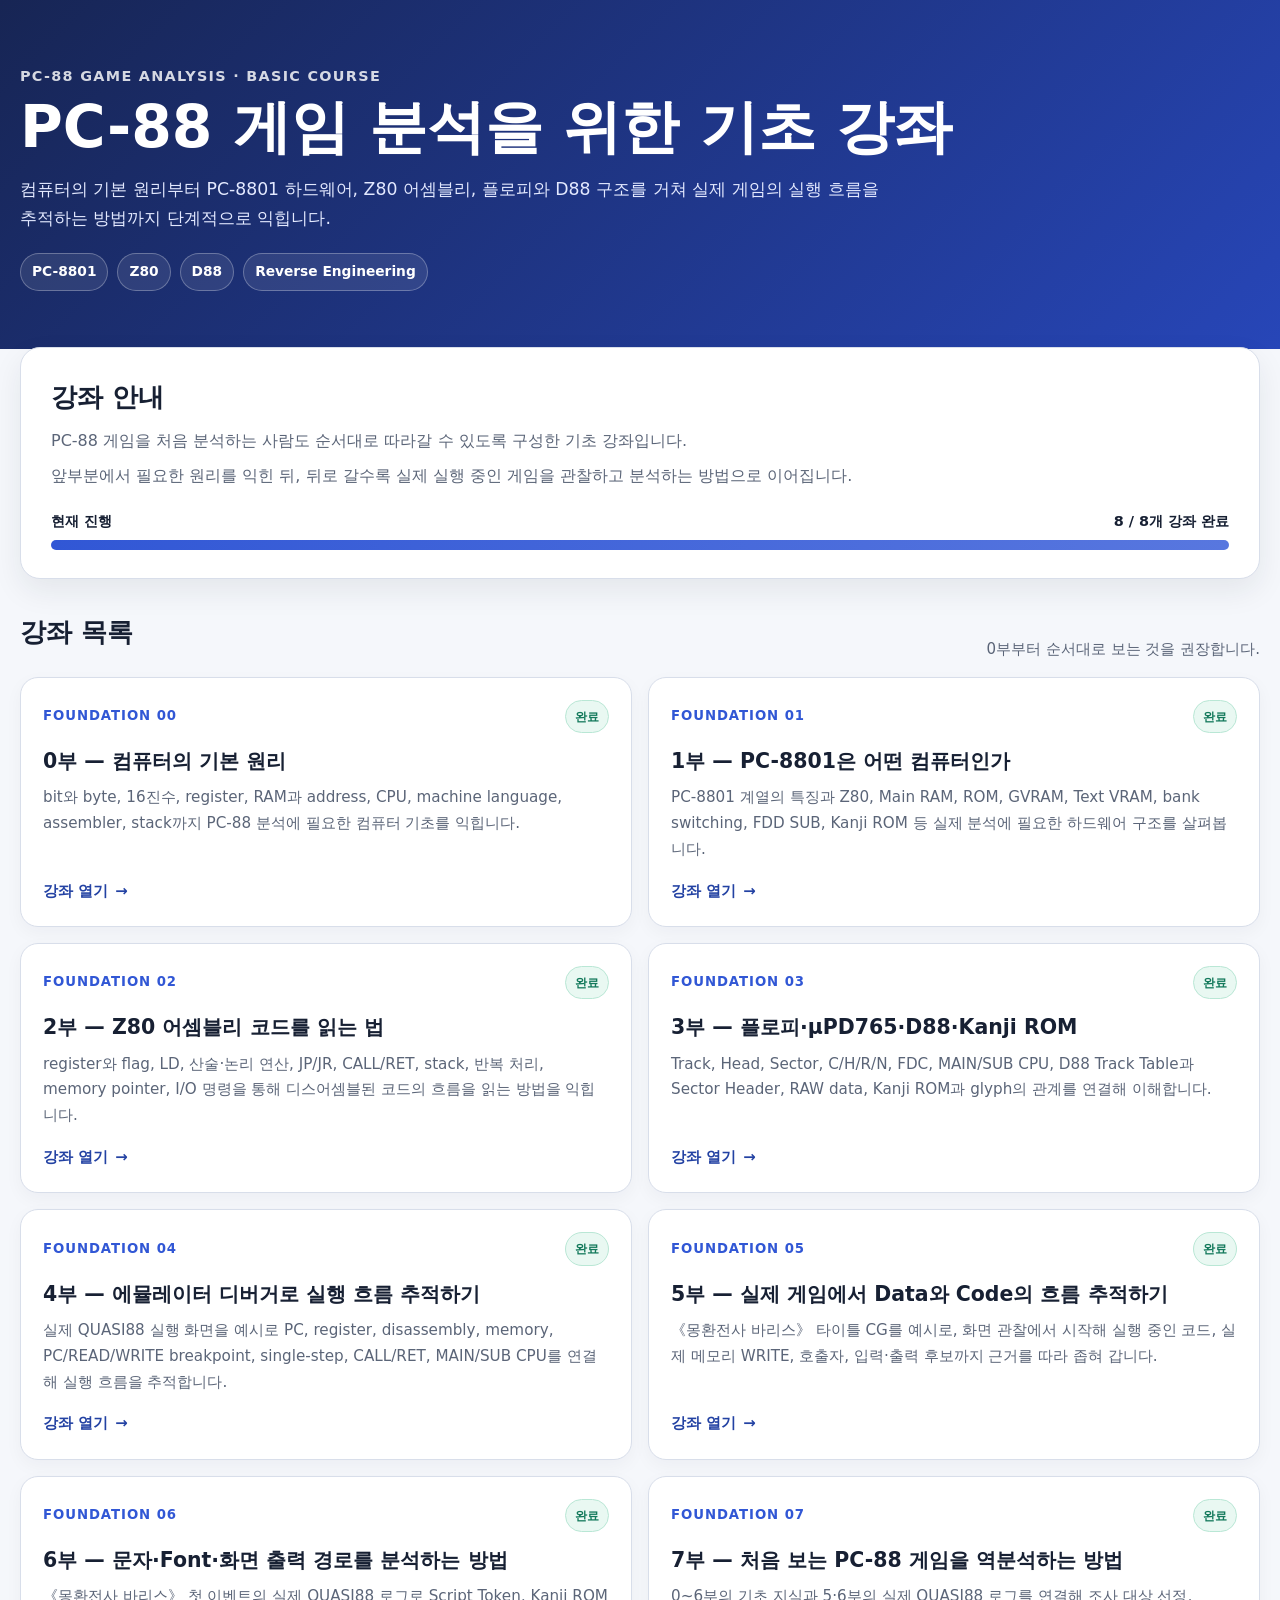
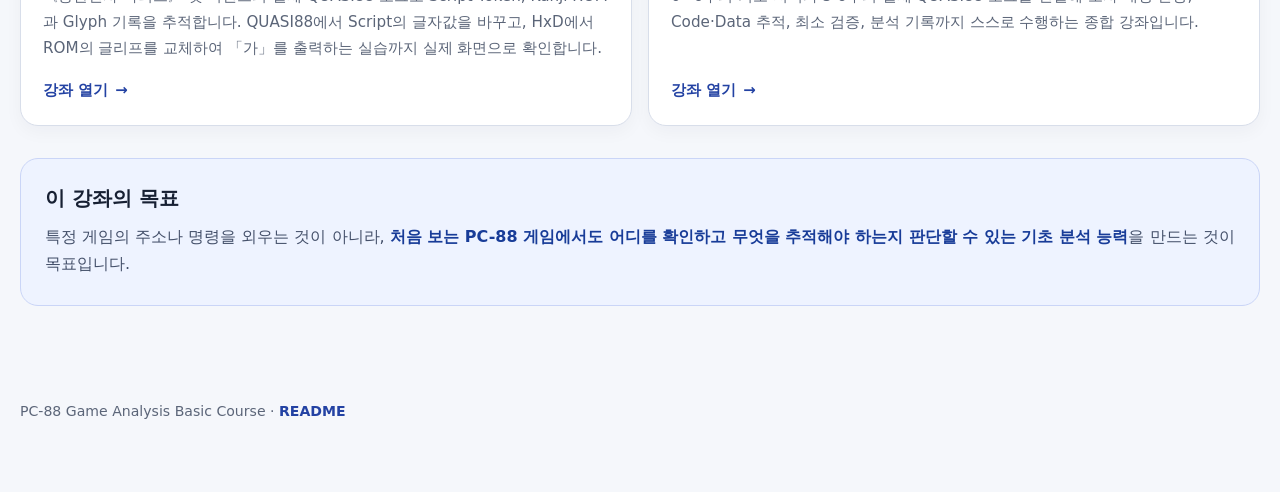
<file: index.html>
<!doctype html>
<html lang="ko">
<head>
<meta charset="utf-8">
<meta name="viewport" content="width=device-width, initial-scale=1">
<meta name="description" content="PC-8801 게임 분석을 위한 기초 강좌. 컴퓨터 기초부터 PC-88 하드웨어, Z80, D88, 디버거를 이용한 실행 흐름 분석까지 단계적으로 다룹니다.">
<title>PC-88 게임 분석을 위한 기초 강좌</title>
<style>
:root{
  --bg:#f5f7fb;--paper:#fff;--ink:#172033;--muted:#5b6578;--line:#d8deea;
  --accent:#3157d5;--accent2:#2342a3;--soft:#eef3ff;--ok:#13795b;--soon:#64748b;
  --shadow:0 12px 30px rgba(23,32,51,.08)
}
*{box-sizing:border-box}
html{scroll-behavior:smooth}
body{margin:0;background:var(--bg);color:var(--ink);font-family:system-ui,-apple-system,"Segoe UI","Noto Sans KR","Malgun Gothic",sans-serif;line-height:1.7}
a{color:inherit;text-decoration:none}
header{background:linear-gradient(135deg,#172554,#2746b8);color:#fff;padding:64px 20px 58px}
.header-inner{max-width:1080px;margin:auto}
.eyebrow{font-size:.9rem;letter-spacing:.09em;font-weight:800;opacity:.82}
h1{font-size:clamp(2.15rem,5vw,3.65rem);line-height:1.12;margin:.4rem 0 .9rem}
.lead{max-width:880px;margin:0;color:#e3e9ff;font-size:1.08rem}
.hero-meta{display:flex;gap:9px;flex-wrap:wrap;margin-top:20px}
.hero-badge{border:1px solid rgba(255,255,255,.28);background:rgba(255,255,255,.09);border-radius:999px;padding:6px 11px;font-size:.86rem;font-weight:800}
main{max-width:1080px;margin:0 auto;padding:26px 20px 80px}
.intro{background:var(--paper);border:1px solid var(--line);border-radius:20px;padding:28px 30px;box-shadow:var(--shadow);margin-top:-28px;position:relative}
.intro h2,.course-section h2{margin:0 0 8px;font-size:1.6rem}
.intro p{margin:.45rem 0;color:var(--muted)}
.progress-wrap{margin-top:20px}
.progress-label{display:flex;justify-content:space-between;gap:12px;font-size:.9rem;font-weight:800;margin-bottom:7px}
.progress{height:10px;background:#e6eaf2;border-radius:999px;overflow:hidden}
.progress span{display:block;width:100%;height:100%;background:linear-gradient(90deg,#3157d5,#5877df)}
.course-section{margin-top:32px}
.section-head{display:flex;align-items:end;justify-content:space-between;gap:16px;margin-bottom:14px}
.section-head p{margin:0;color:var(--muted);font-size:.94rem}
.grid{display:grid;grid-template-columns:repeat(2,minmax(0,1fr));gap:16px}
.card{background:var(--paper);border:1px solid var(--line);border-radius:18px;padding:22px;box-shadow:0 6px 18px rgba(23,32,51,.04);display:flex;flex-direction:column;min-height:225px;transition:transform .15s ease,box-shadow .15s ease,border-color .15s ease}
a.card:hover{transform:translateY(-2px);box-shadow:0 12px 26px rgba(23,32,51,.09);border-color:#b7c4eb}
.card-top{display:flex;align-items:center;justify-content:space-between;gap:10px;margin-bottom:14px}
.part{font-size:.83rem;letter-spacing:.07em;font-weight:900;color:var(--accent)}
.status{font-size:.78rem;font-weight:900;border-radius:999px;padding:5px 9px}
.status.done{background:#e9f8f2;color:var(--ok);border:1px solid #b9e7d5}
.status.draft{background:#fff7e6;color:#83510e;border:1px solid #efcf8c}
.status.soon{background:#f1f5f9;color:var(--soon);border:1px solid #d9e0e8}
.card h3{font-size:1.28rem;line-height:1.38;margin:0 0 10px}
.card p{margin:0 0 16px;color:var(--muted);font-size:.95rem;flex:1}
.open{display:inline-flex;align-items:center;gap:7px;color:var(--accent2);font-weight:900;font-size:.93rem}
.open::after{content:"→";transition:transform .15s ease}
a.card:hover .open::after{transform:translateX(3px)}
.card.disabled{background:#f9fafc;color:#6b7280;box-shadow:none}
.card.disabled h3{color:#475569}
.guide{margin-top:32px;background:var(--soft);border:1px solid #cad5f7;border-radius:18px;padding:22px 24px}
.guide h2{font-size:1.25rem;margin:0 0 8px}
.guide p{margin:.35rem 0;color:#44506a}
.guide strong{color:#183c98}
footer{max-width:1080px;margin:0 auto;padding:0 20px 54px;color:var(--muted);font-size:.88rem}
footer a{color:var(--accent2);font-weight:800}
@media(max-width:760px){
  header{padding:48px 18px 44px}
  main{padding-left:16px;padding-right:16px}
  .intro{padding:23px 20px}
  .grid{grid-template-columns:1fr}
  .section-head{display:block}
  .section-head p{margin-top:4px}
  .card{min-height:0}
}
@media(prefers-reduced-motion:reduce){*{scroll-behavior:auto!important;transition:none!important}}
</style>
<link rel="stylesheet" href="assets/course-responsive.css">
</head>
<body class="pc88-responsive">
<header>
  <div class="header-inner">
    <div class="eyebrow">PC-88 GAME ANALYSIS · BASIC COURSE</div>
    <h1>PC-88 게임 분석을 위한 기초 강좌</h1>
    <p class="lead">컴퓨터의 기본 원리부터 PC-8801 하드웨어, Z80 어셈블리, 플로피와 D88 구조를 거쳐 실제 게임의 실행 흐름을 추적하는 방법까지 단계적으로 익힙니다.</p>
    <div class="hero-meta">
      <span class="hero-badge">PC-8801</span>
      <span class="hero-badge">Z80</span>
      <span class="hero-badge">D88</span>
      <span class="hero-badge">Reverse Engineering</span>
    </div>
  </div>
</header>

<main>
  <section class="intro">
    <h2>강좌 안내</h2>
    <p>PC-88 게임을 처음 분석하는 사람도 순서대로 따라갈 수 있도록 구성한 기초 강좌입니다.</p>
    <p>앞부분에서 필요한 원리를 익힌 뒤, 뒤로 갈수록 실제 실행 중인 게임을 관찰하고 분석하는 방법으로 이어집니다.</p>
    <div class="progress-wrap" aria-label="강좌 진행률">
      <div class="progress-label"><span>현재 진행</span><span>8 / 8개 강좌 완료</span></div>
      <div class="progress"><span></span></div>
    </div>
  </section>

  <section class="course-section">
    <div class="section-head">
      <div><h2>강좌 목록</h2></div>
      <p>0부부터 순서대로 보는 것을 권장합니다.</p>
    </div>

    <div class="grid">
      <a class="card" href="./course/00.html">
        <div class="card-top"><span class="part">FOUNDATION 00</span><span class="status done">완료</span></div>
        <h3>0부 — 컴퓨터의 기본 원리</h3>
        <p>bit와 byte, 16진수, register, RAM과 address, CPU, machine language, assembler, stack까지 PC-88 분석에 필요한 컴퓨터 기초를 익힙니다.</p>
        <span class="open">강좌 열기</span>
      </a>

      <a class="card" href="./course/01.html">
        <div class="card-top"><span class="part">FOUNDATION 01</span><span class="status done">완료</span></div>
        <h3>1부 — PC-8801은 어떤 컴퓨터인가</h3>
        <p>PC-8801 계열의 특징과 Z80, Main RAM, ROM, GVRAM, Text VRAM, bank switching, FDD SUB, Kanji ROM 등 실제 분석에 필요한 하드웨어 구조를 살펴봅니다.</p>
        <span class="open">강좌 열기</span>
      </a>

      <a class="card" href="./course/02.html">
        <div class="card-top"><span class="part">FOUNDATION 02</span><span class="status done">완료</span></div>
        <h3>2부 — Z80 어셈블리 코드를 읽는 법</h3>
        <p>register와 flag, LD, 산술·논리 연산, JP/JR, CALL/RET, stack, 반복 처리, memory pointer, I/O 명령을 통해 디스어셈블된 코드의 흐름을 읽는 방법을 익힙니다.</p>
        <span class="open">강좌 열기</span>
      </a>

      <a class="card" href="./course/03.html">
        <div class="card-top"><span class="part">FOUNDATION 03</span><span class="status done">완료</span></div>
        <h3>3부 — 플로피·μPD765·D88·Kanji ROM</h3>
        <p>Track, Head, Sector, C/H/R/N, FDC, MAIN/SUB CPU, D88 Track Table과 Sector Header, RAW data, Kanji ROM과 glyph의 관계를 연결해 이해합니다.</p>
        <span class="open">강좌 열기</span>
      </a>

      <a class="card" href="./course/04.html">
        <div class="card-top"><span class="part">FOUNDATION 04</span><span class="status done">완료</span></div>
        <h3>4부 — 에뮬레이터 디버거로 실행 흐름 추적하기</h3>
        <p>실제 QUASI88 실행 화면을 예시로 PC, register, disassembly, memory, PC/READ/WRITE breakpoint, single-step, CALL/RET, MAIN/SUB CPU를 연결해 실행 흐름을 추적합니다.</p>
        <span class="open">강좌 열기</span>
      </a>

      <a class="card" href="./course/05.html">
        <div class="card-top"><span class="part">FOUNDATION 05</span><span class="status done">완료</span></div>
        <h3>5부 — 실제 게임에서 Data와 Code의 흐름 추적하기</h3>
        <p>《몽환전사 바리스》 타이틀 CG를 예시로, 화면 관찰에서 시작해 실행 중인 코드, 실제 메모리 WRITE, 호출자, 입력·출력 후보까지 근거를 따라 좁혀 갑니다.</p>
        <span class="open">강좌 열기</span>
      </a>

      <a class="card" href="./course/06.html">
        <div class="card-top"><span class="part">FOUNDATION 06</span><span class="status done">완료</span></div>
        <h3>6부 — 문자·Font·화면 출력 경로를 분석하는 방법</h3>
        <p>《몽환전사 바리스》 첫 이벤트의 실제 QUASI88 로그로 Script Token, Kanji ROM과 Glyph 기록을 추적합니다. QUASI88에서 Script의 글자값을 바꾸고, HxD에서 ROM의 글리프를 교체하여 「가」를 출력하는 실습까지 실제 화면으로 확인합니다.</p>
        <span class="open">강좌 열기</span>
      </a>

      <a class="card" href="./course/07.html">
        <div class="card-top"><span class="part">FOUNDATION 07</span><span class="status done">완료</span></div>
        <h3>7부 — 처음 보는 PC-88 게임을 역분석하는 방법</h3>
        <p>0~6부의 기초 지식과 5·6부의 실제 QUASI88 로그를 연결해 조사 대상 선정, Code·Data 추적, 최소 검증, 분석 기록까지 스스로 수행하는 종합 강좌입니다.</p>
        <span class="open">강좌 열기</span>
      </a>
    </div>
  </section>

  <section class="guide">
    <h2>이 강좌의 목표</h2>
    <p>특정 게임의 주소나 명령을 외우는 것이 아니라, <strong>처음 보는 PC-88 게임에서도 어디를 확인하고 무엇을 추적해야 하는지 판단할 수 있는 기초 분석 능력</strong>을 만드는 것이 목표입니다.</p>
  </section>
</main>

<footer>
  <p>PC-88 Game Analysis Basic Course · <a href="./README.md">README</a></p>
</footer>
</body>
</html>
</file>
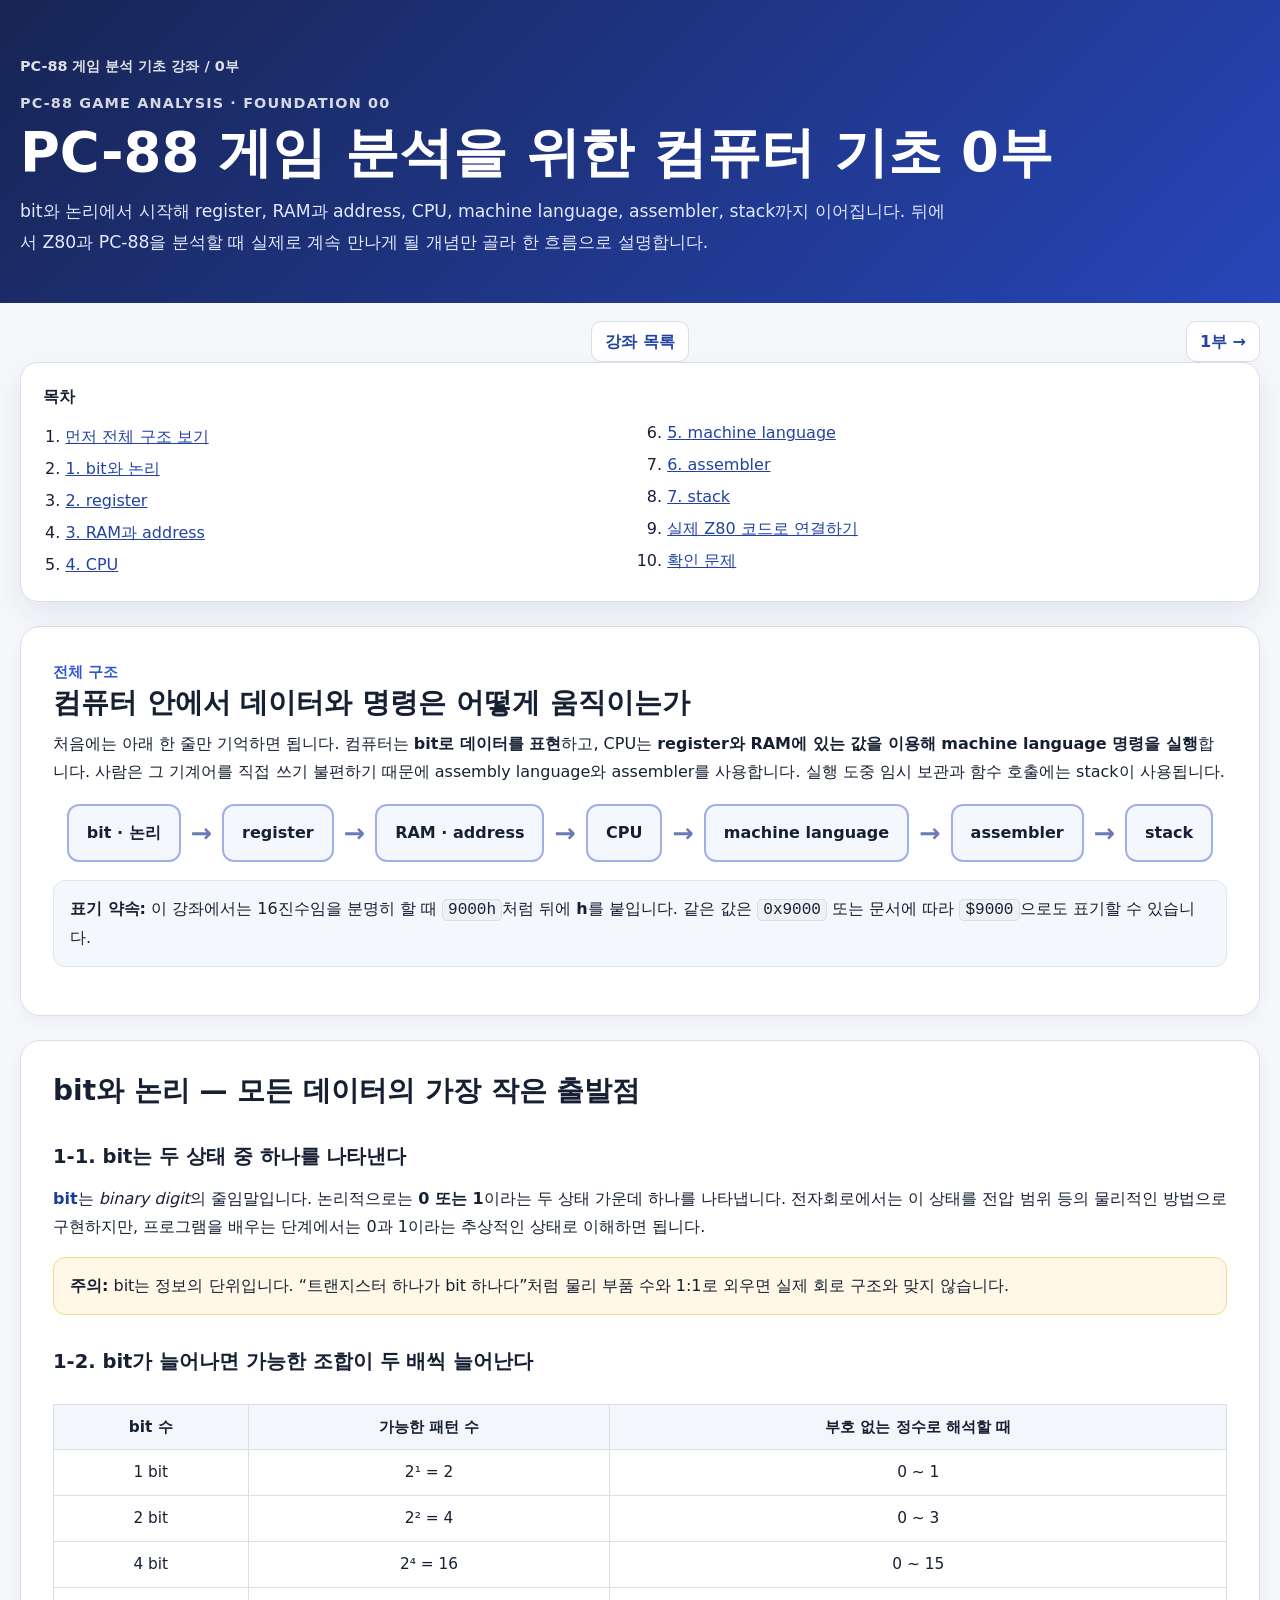
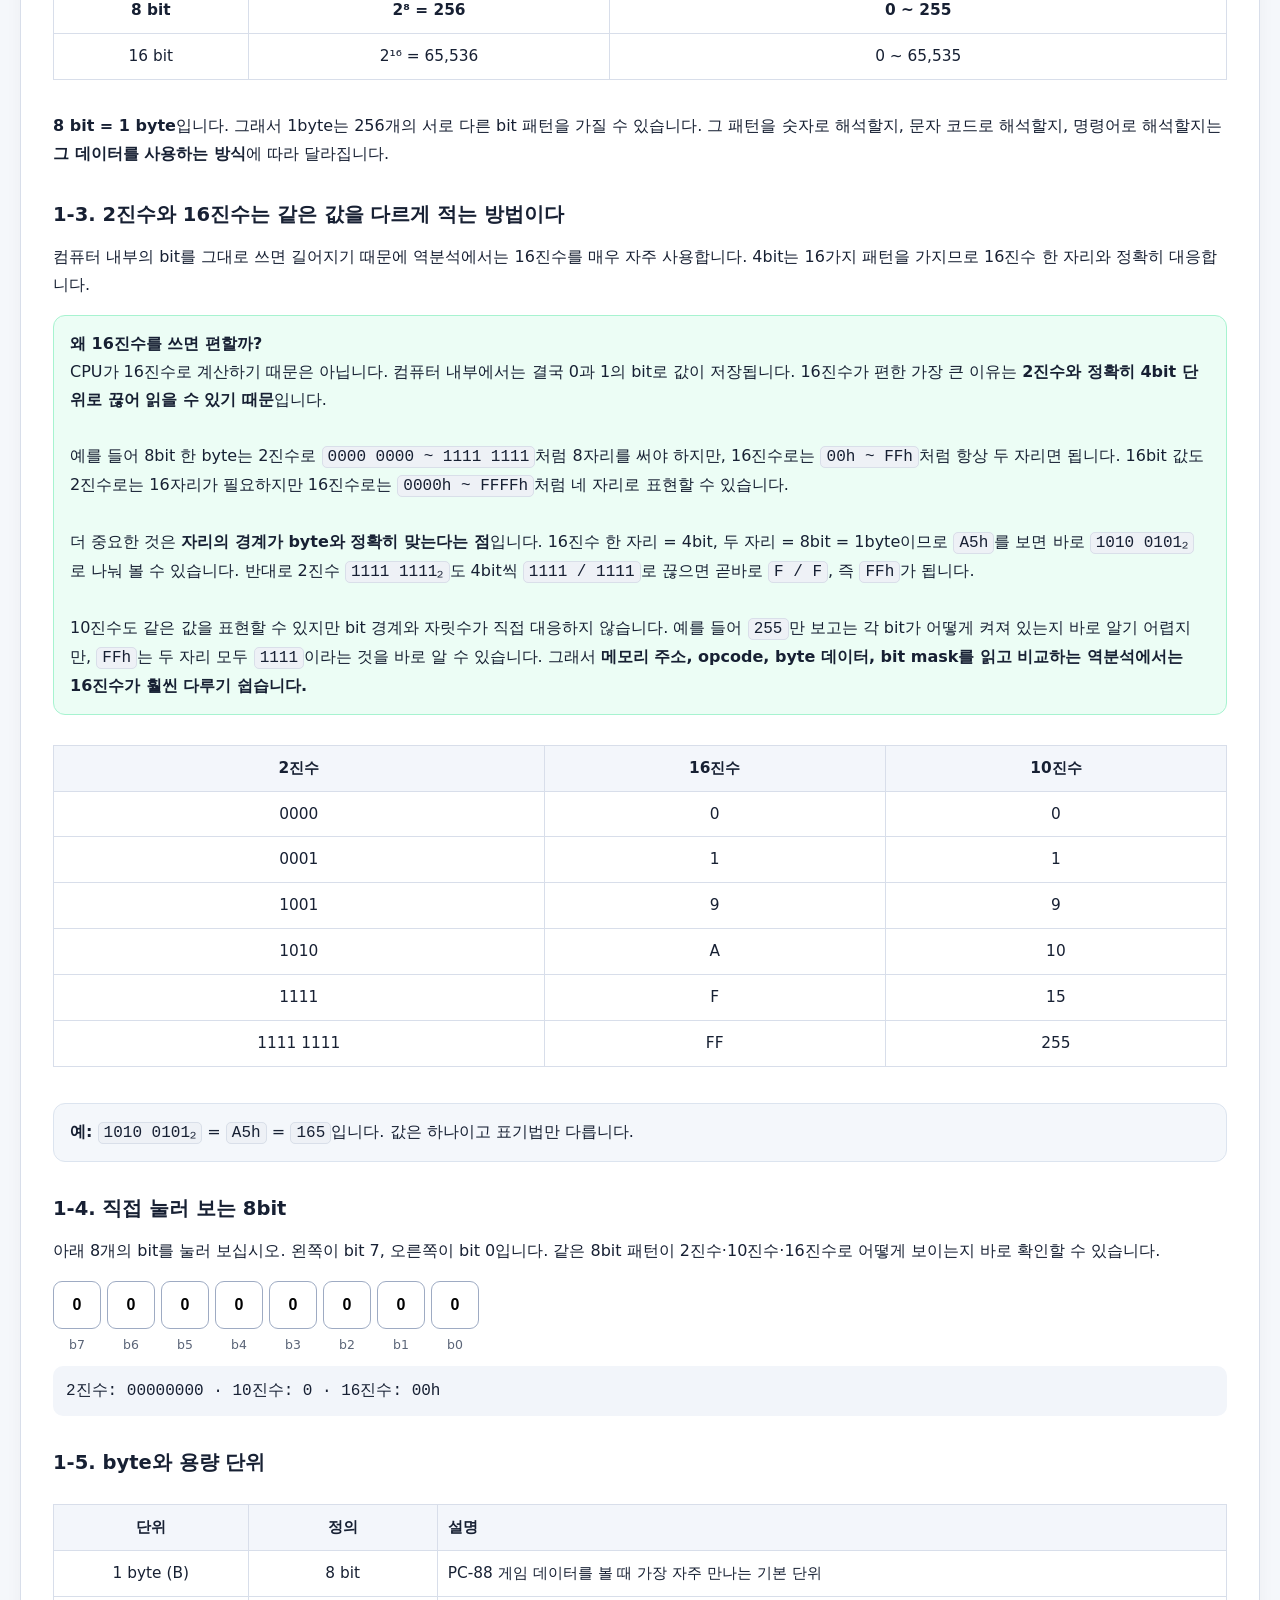
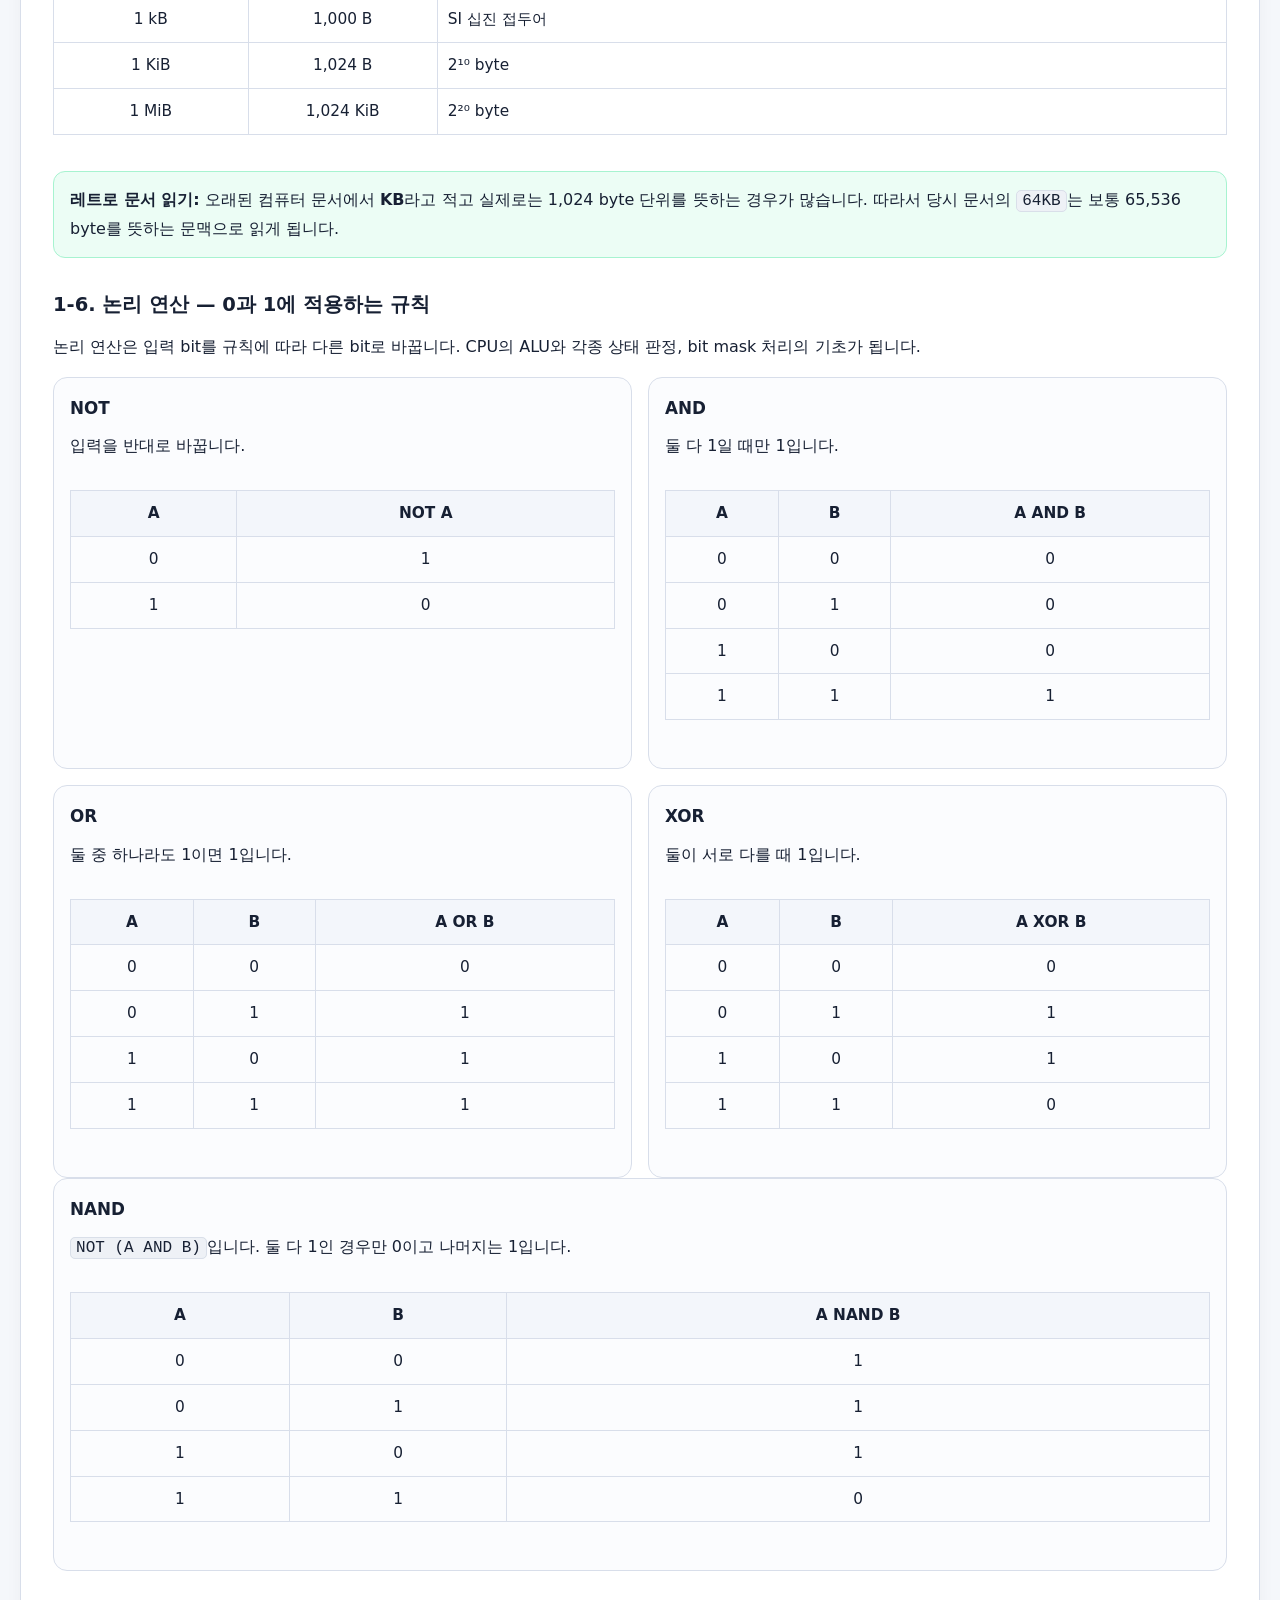
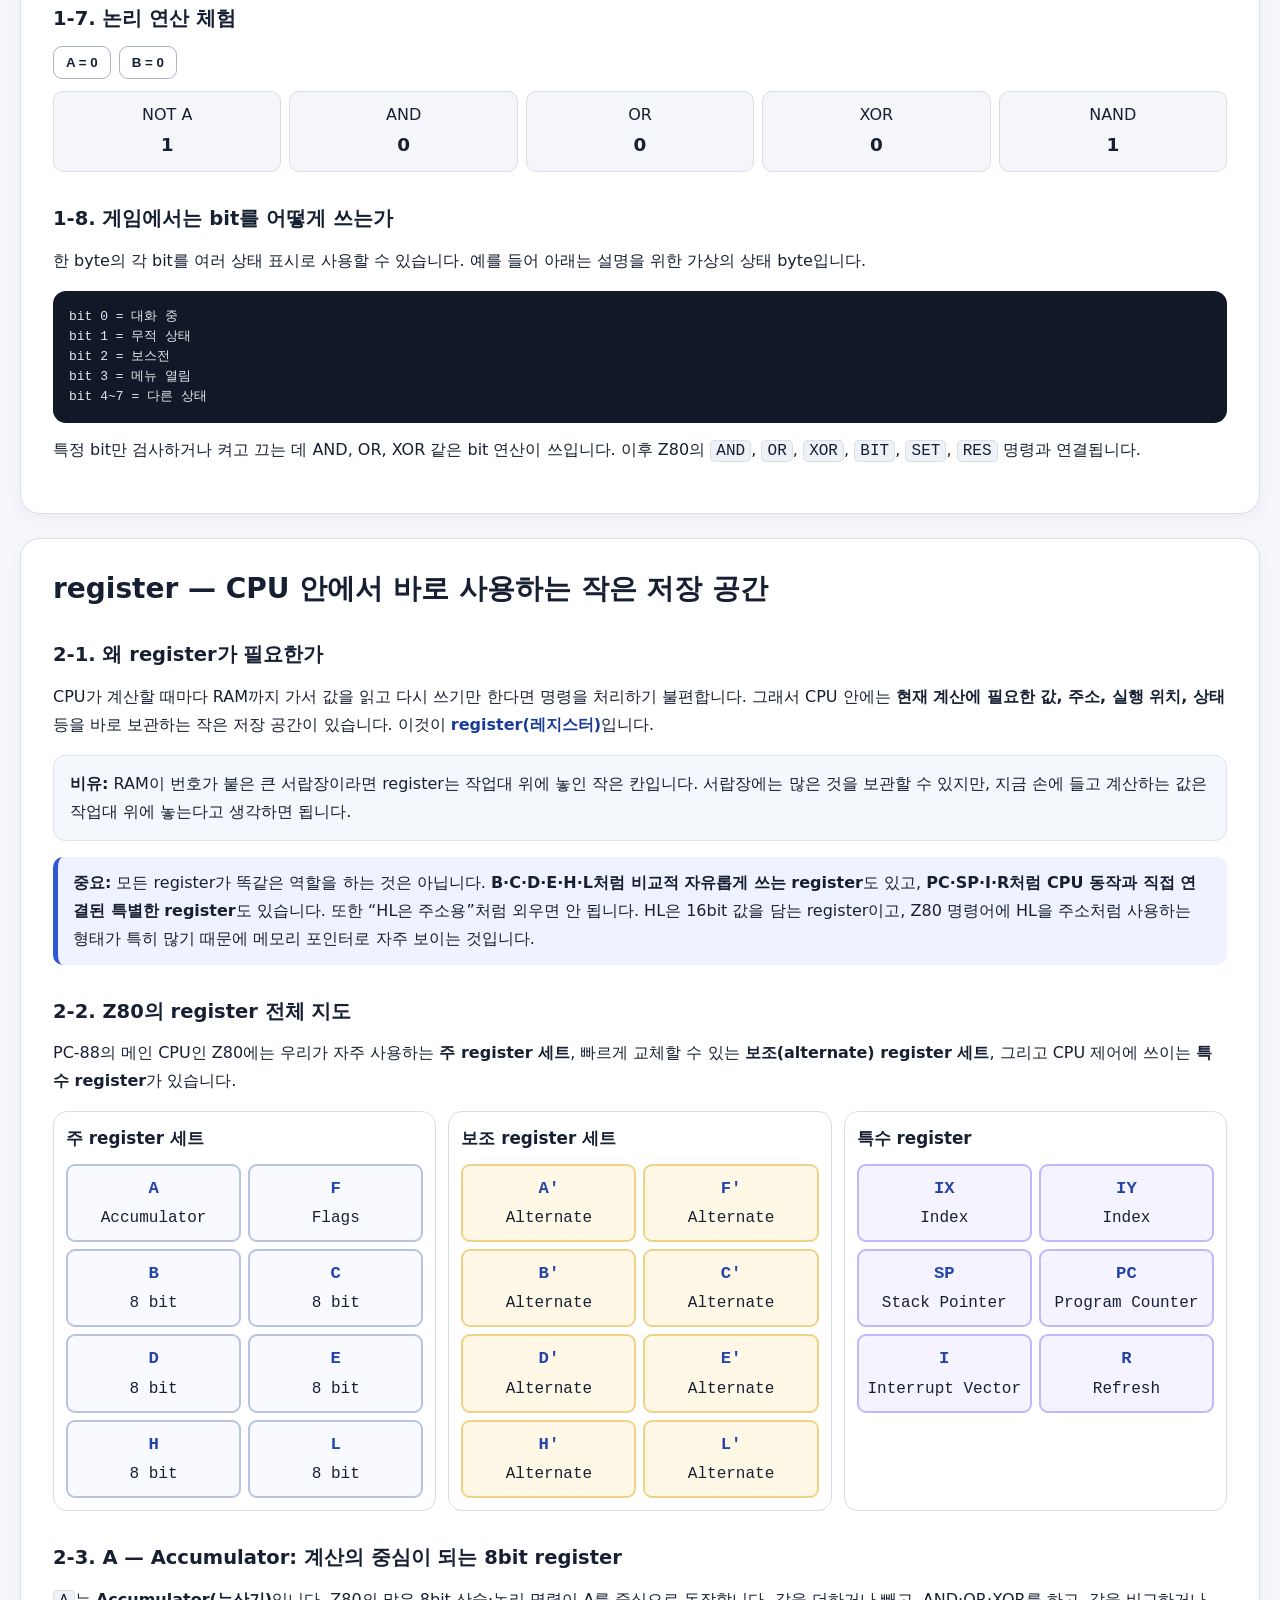
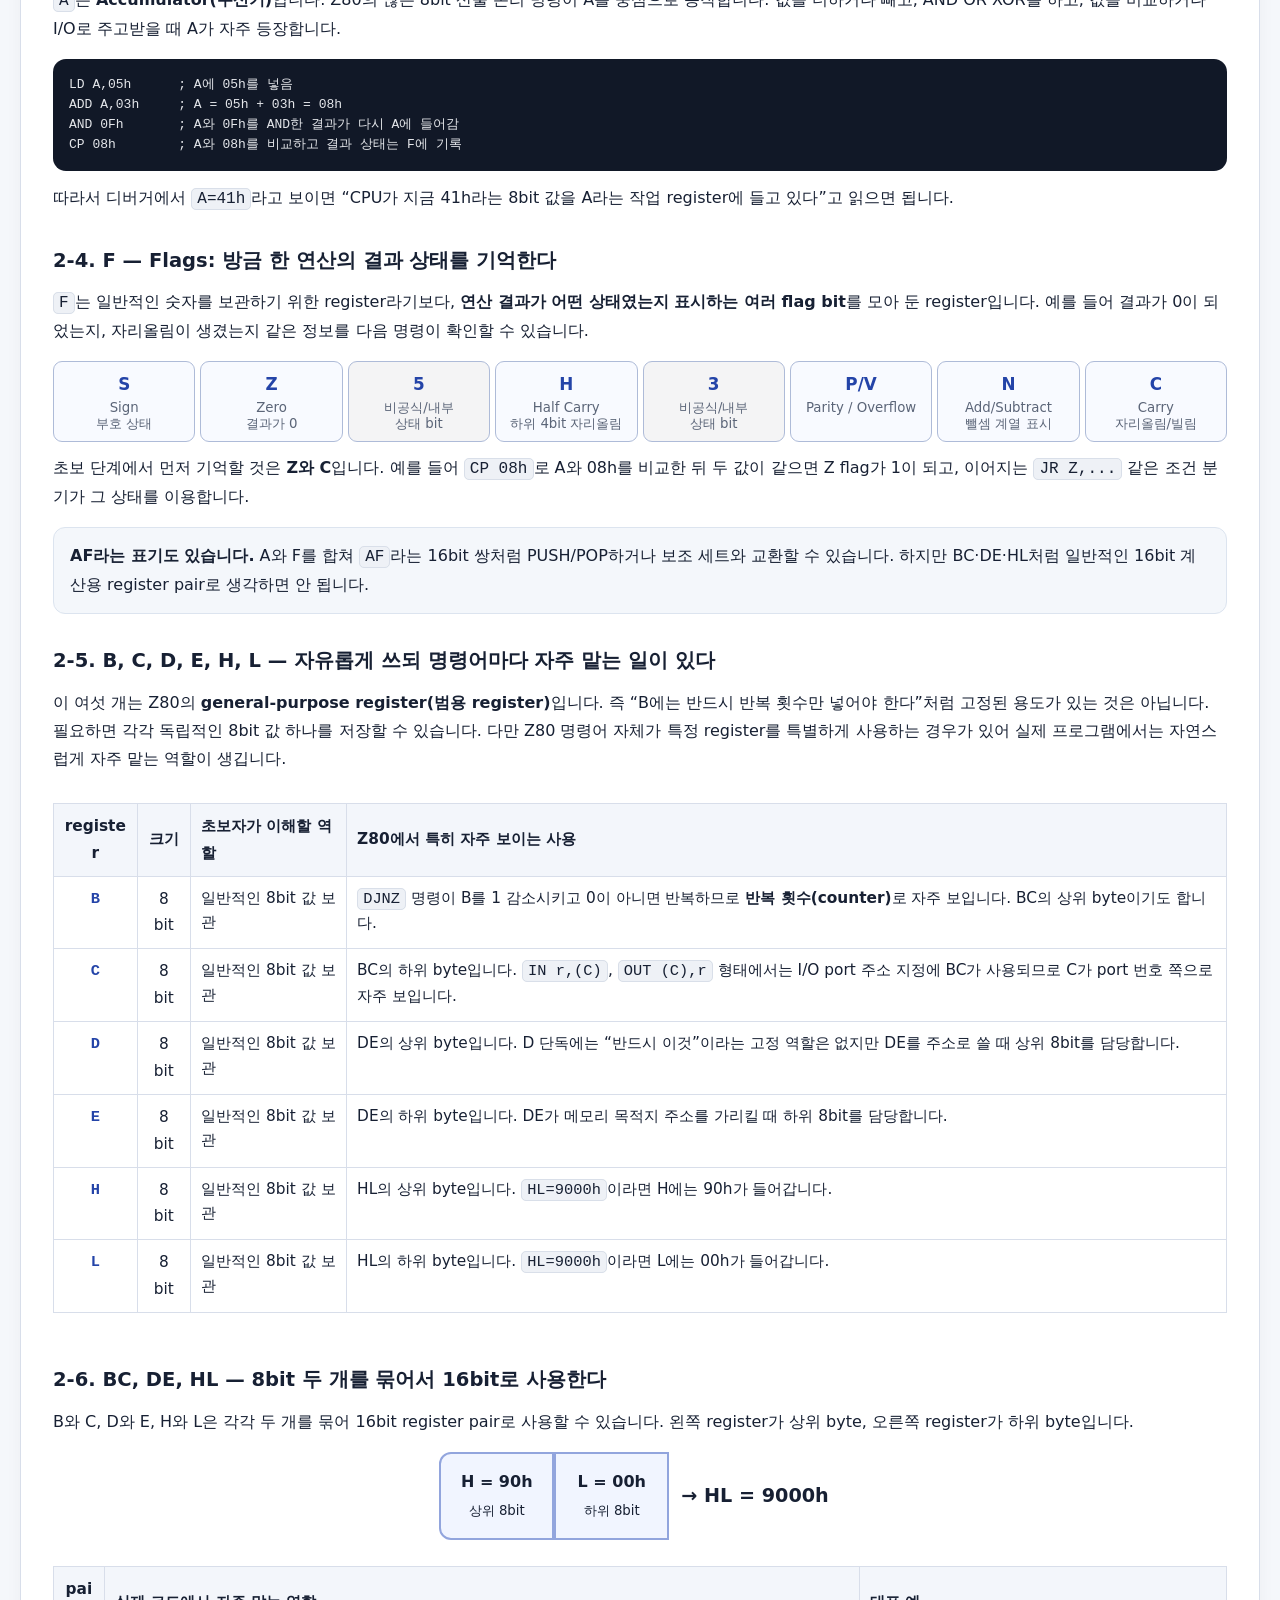
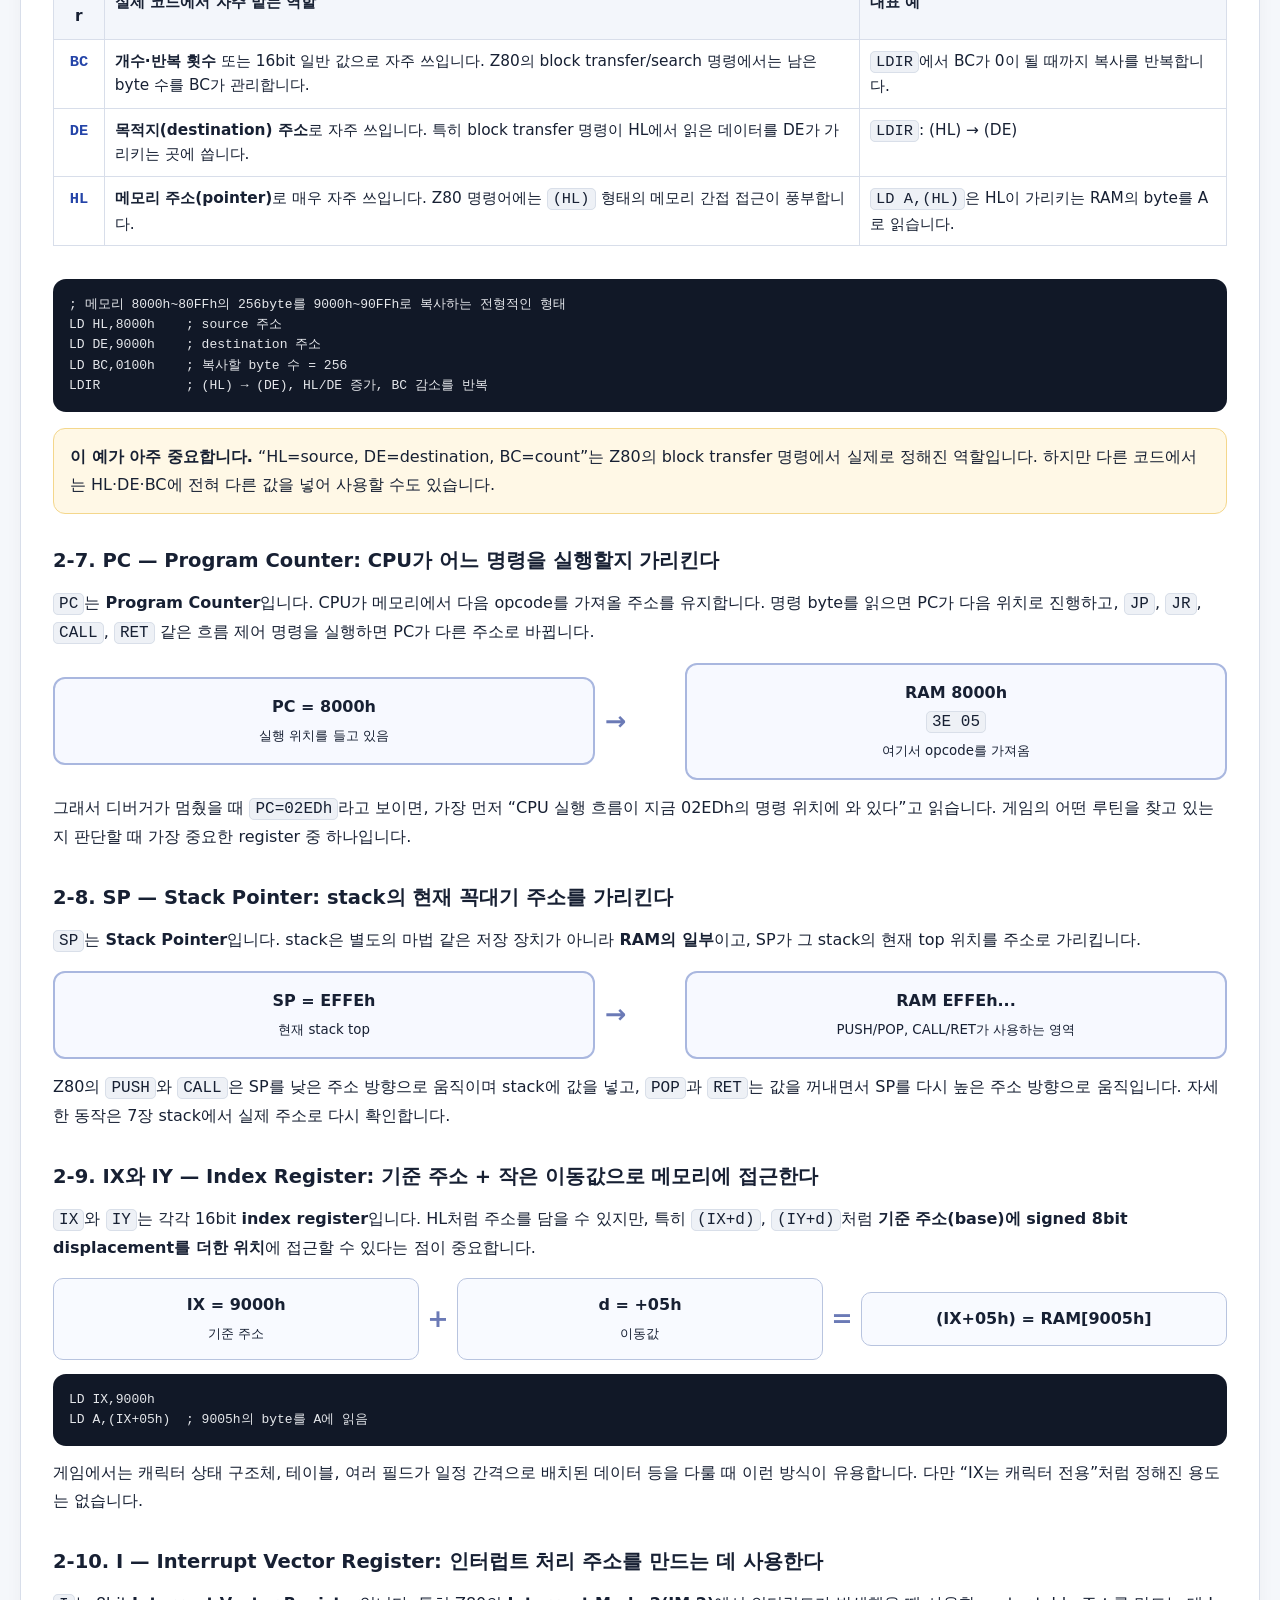
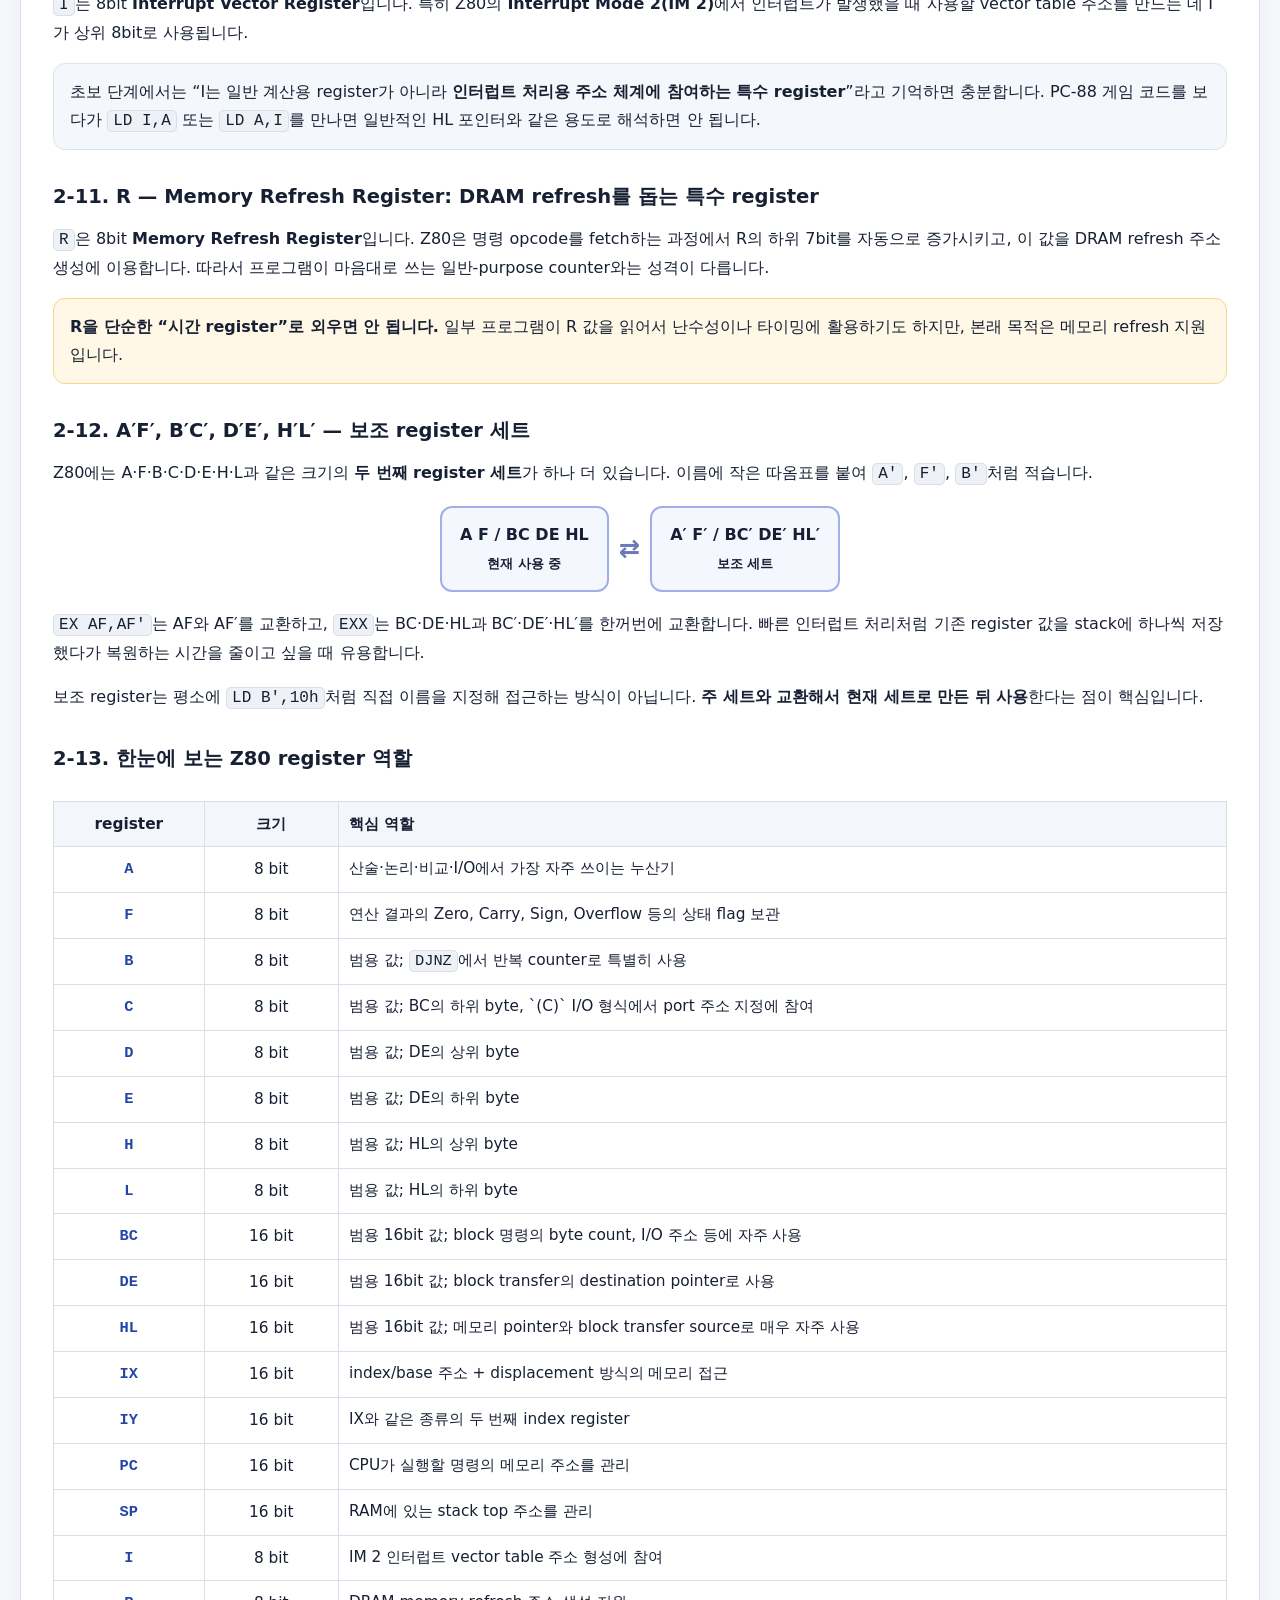
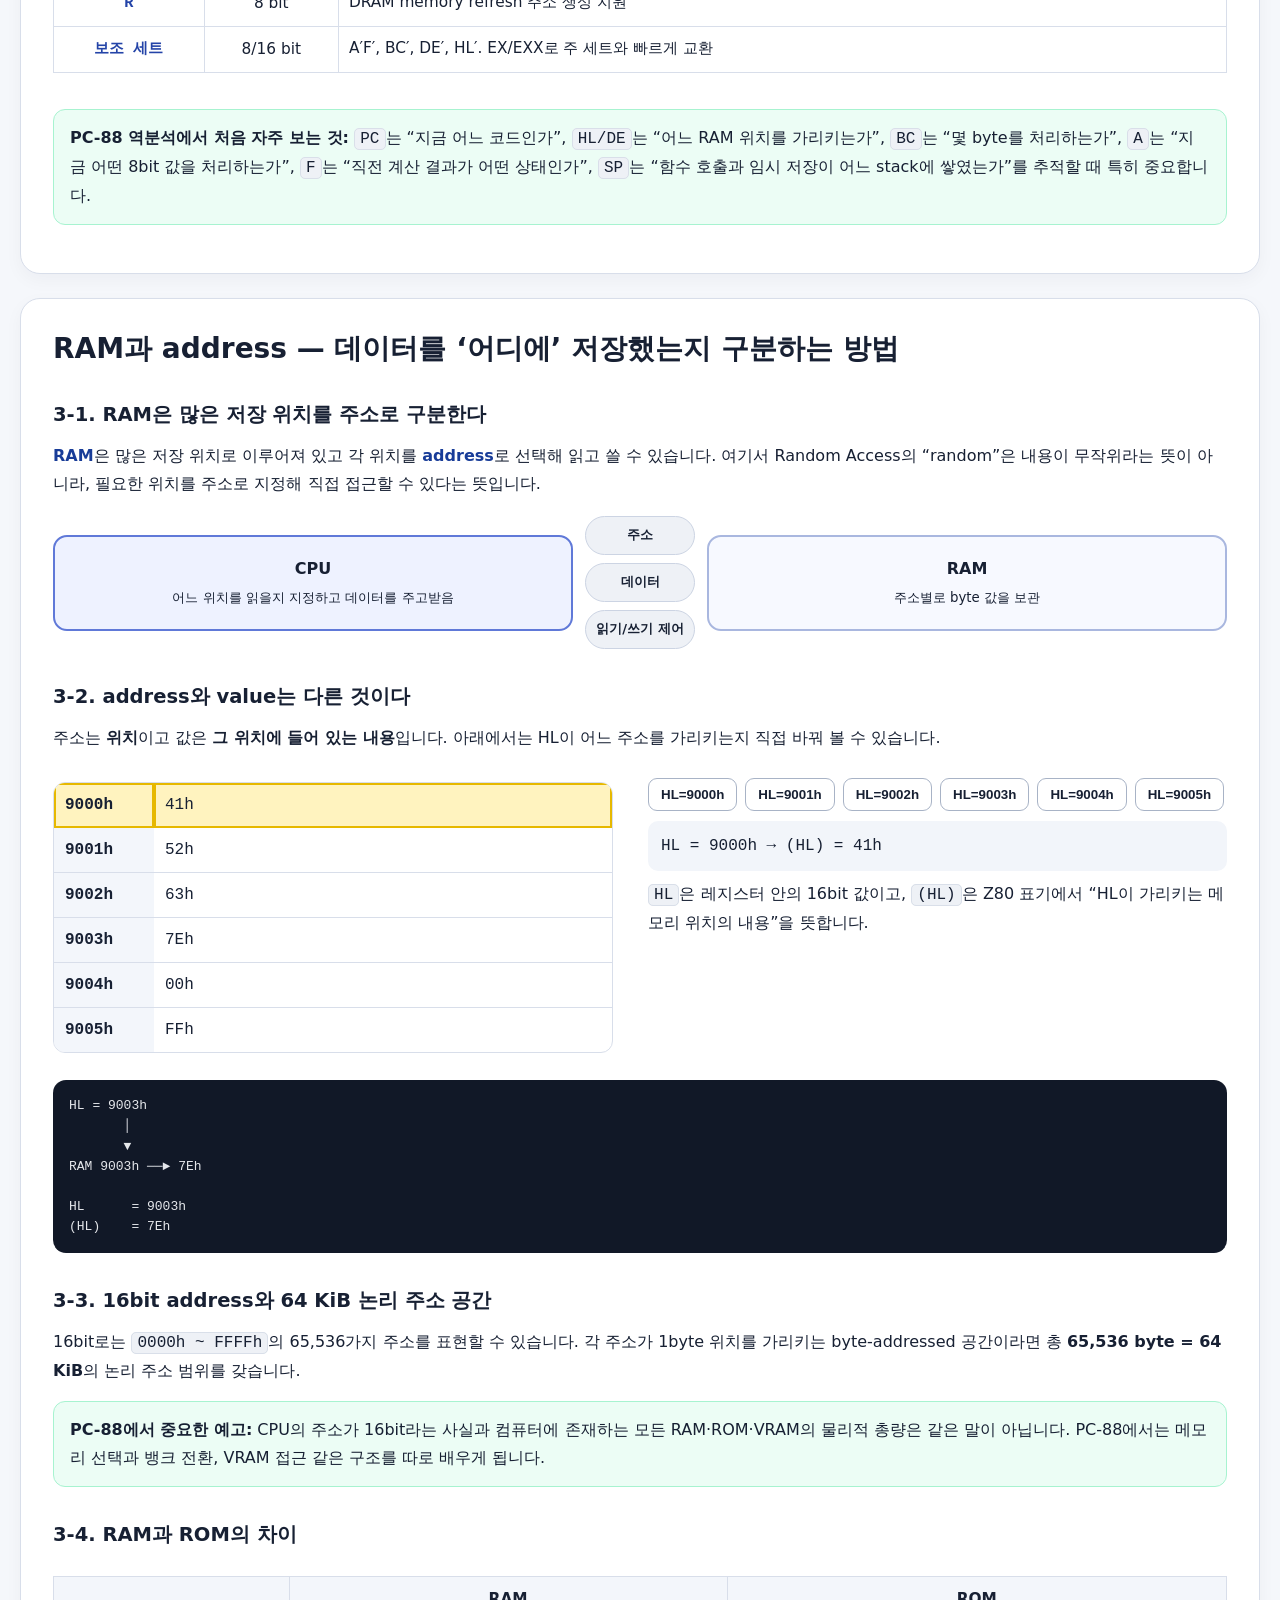
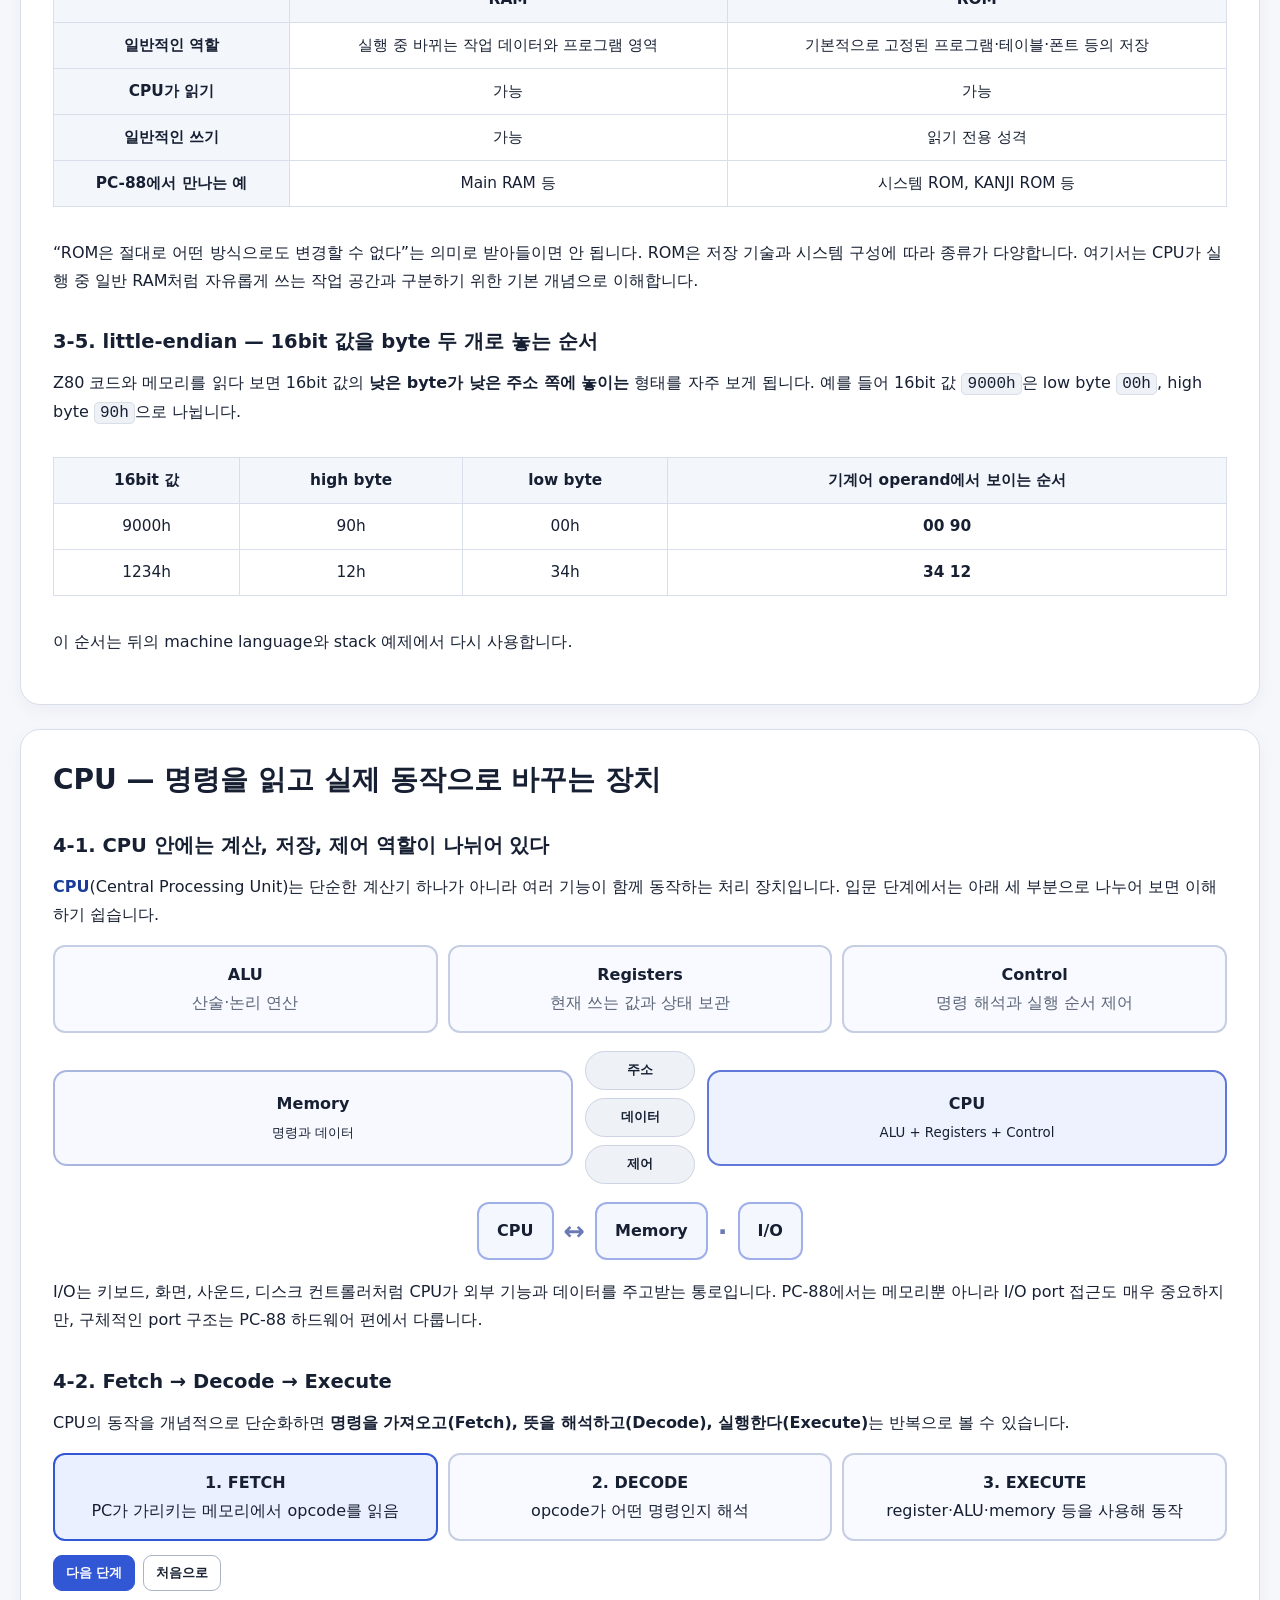
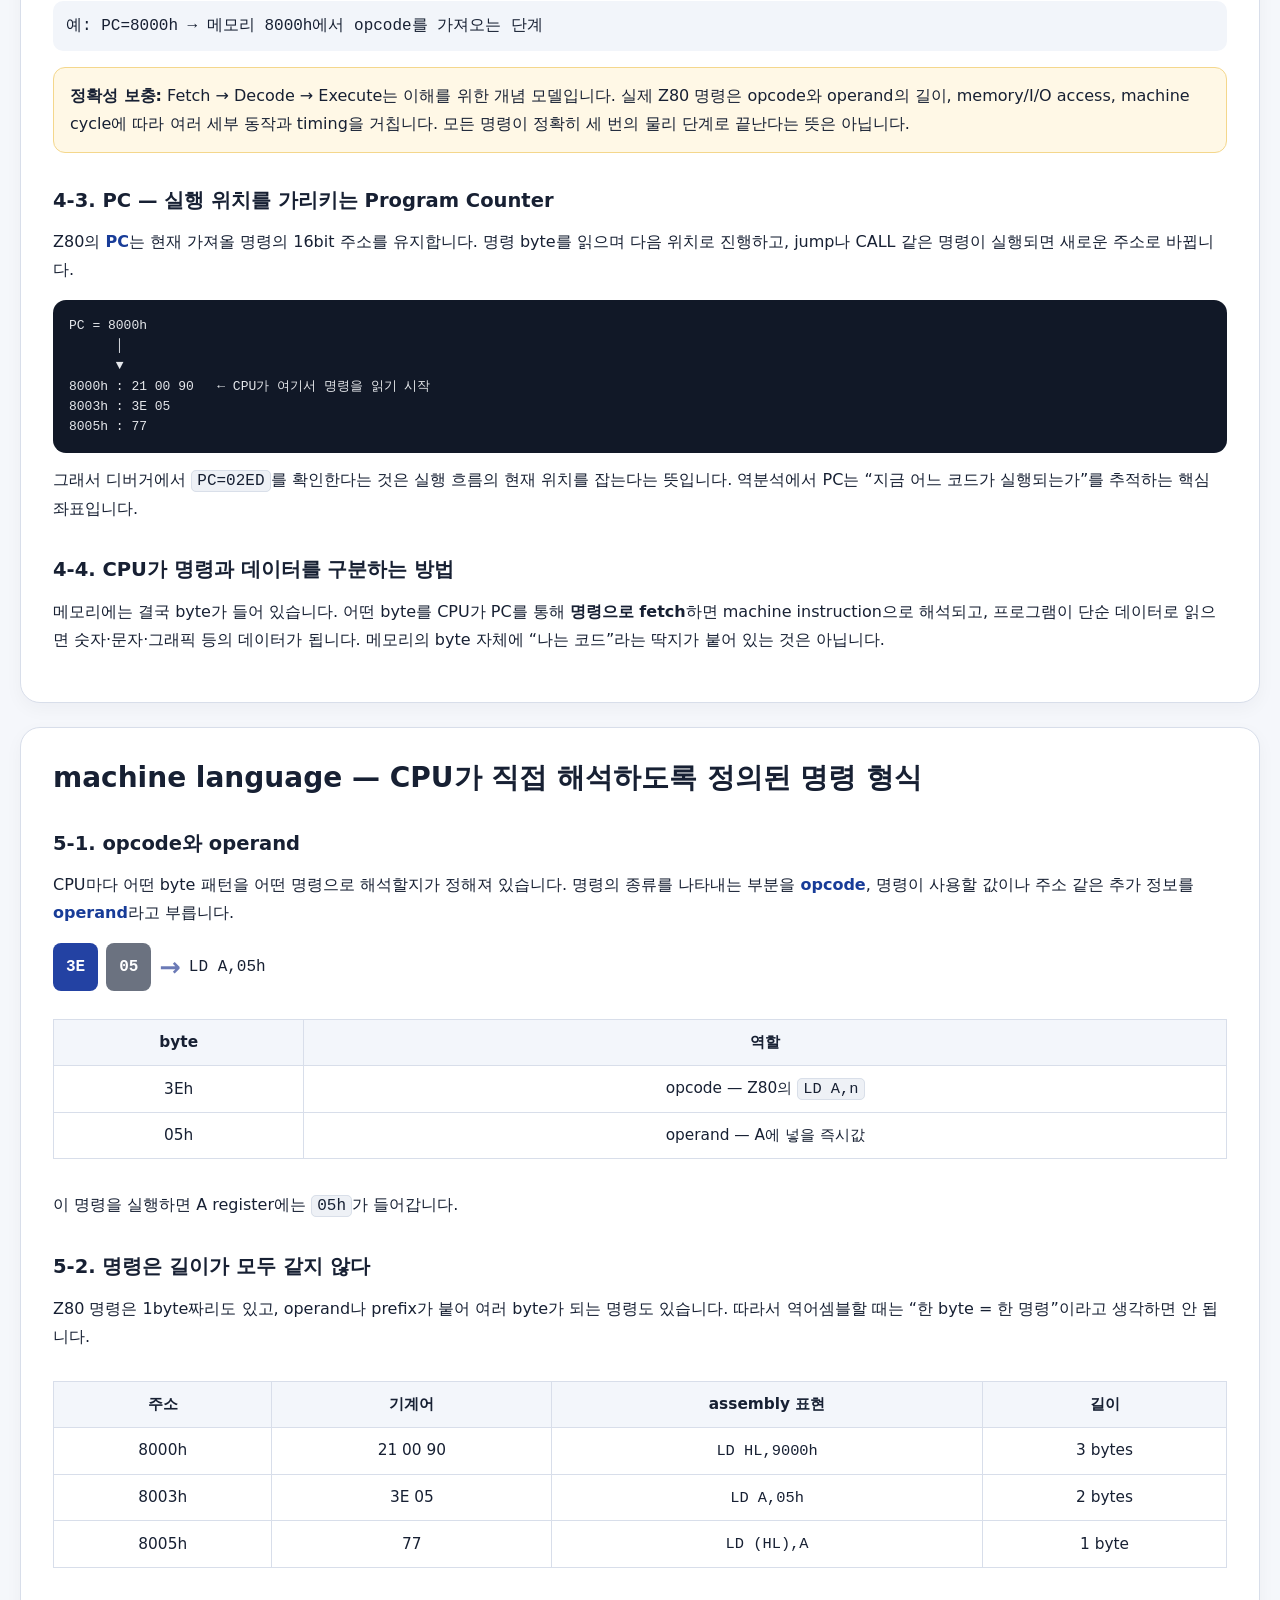
<file: course/00.html>
<!doctype html>
<html lang="ko">
<head>
<meta charset="utf-8">
<meta name="viewport" content="width=device-width, initial-scale=1">
<title>PC-88 게임 분석을 위한 컴퓨터 기초 0부 — bit에서 stack까지</title>
<style>
:root{
  --bg:#f5f7fb;--paper:#fff;--ink:#172033;--muted:#5b6578;--line:#d8deea;
  --accent:#3157d5;--accent2:#2342a3;--soft:#eef3ff;--ok:#13795b;--warn:#9a6700;
  --code:#111827;--codeink:#e5e7eb;--shadow:0 12px 30px rgba(23,32,51,.08)
}
*{box-sizing:border-box}
html{scroll-behavior:smooth}
body{margin:0;background:var(--bg);color:var(--ink);font-family:system-ui,-apple-system,"Segoe UI","Noto Sans KR","Malgun Gothic",sans-serif;line-height:1.75}
a{color:var(--accent2)}
header{background:linear-gradient(135deg,#172554,#2746b8);color:#fff;padding:54px 20px 46px}
.header-inner{max-width:1080px;margin:auto}.crumb{font-size:.9rem;font-weight:800;opacity:.85;margin-bottom:12px}.crumb a{color:inherit;text-decoration:none}.crumb a:hover{text-decoration:underline}.eyebrow{font-size:.9rem;letter-spacing:.08em;font-weight:800;opacity:.82}
h1{font-size:clamp(2rem,5vw,3.4rem);line-height:1.13;margin:.35rem 0 .8rem}.lead{max-width:930px;font-size:1.08rem;color:#e3e9ff;margin:0}
.wrap{max-width:1080px;margin:0 auto;padding:24px 20px 80px}
nav.toc{background:var(--paper);border:1px solid var(--line);box-shadow:var(--shadow);border-radius:18px;padding:20px 22px;margin-top:-24px;position:relative}
nav.toc strong{display:block;margin-bottom:8px}nav.toc ol{margin:0;padding-left:1.4rem;columns:2;column-gap:2rem}nav.toc li{break-inside:avoid;margin:.25rem 0}
section{background:var(--paper);border:1px solid var(--line);border-radius:20px;padding:32px;margin-top:24px;box-shadow:0 6px 18px rgba(23,32,51,.04)}
h2{font-size:1.75rem;margin:0 0 8px;line-height:1.3}h3{font-size:1.22rem;margin:1.9rem 0 .65rem}h4{font-size:1.05rem;margin:1.3rem 0 .4rem}p{margin:.55rem 0 1rem}
.kicker{font-weight:800;color:var(--accent);font-size:.92rem}.term{font-weight:800;color:#183c98}.muted{color:var(--muted)}
.note,.warning,.pc88-note{padding:14px 16px;border-radius:12px;margin:16px 0}.note{background:#f4f7fb;border:1px solid #dce4ef}.warning{background:#fff8e6;border:1px solid #f4d78c}.pc88-note{background:#ecfdf5;border:1px solid #a7f3d0}
code,kbd{font-family:ui-monospace,SFMono-Regular,Consolas,"Liberation Mono",monospace}.inline-code{background:#eef1f6;border:1px solid #d9dfe9;border-radius:5px;padding:.06rem .32rem;font-family:ui-monospace,SFMono-Regular,Consolas,monospace}
pre{background:var(--code);color:var(--codeink);padding:16px;border-radius:13px;overflow:auto;line-height:1.55}
table{width:100%;border-collapse:collapse;margin:14px 0 20px;font-size:.96rem}th,td{border:1px solid var(--line);padding:9px 10px;text-align:center}th{background:#f3f6fb}td.left,th.left{text-align:left}
.grid2{display:grid;grid-template-columns:repeat(2,minmax(0,1fr));gap:16px}.grid3{display:grid;grid-template-columns:repeat(3,minmax(0,1fr));gap:14px}.card{border:1px solid var(--line);border-radius:14px;padding:16px;background:#fbfcfe}.card h4{margin-top:0}
.flow{display:flex;align-items:center;justify-content:center;gap:10px;flex-wrap:wrap;margin:18px 0}.flow .box{border:2px solid #9fb0e9;background:#f5f7ff;border-radius:12px;padding:13px 18px;text-align:center;min-width:125px;font-weight:800}.arrow{font-size:1.6rem;color:#6b7ab6;font-weight:900}
.bits{display:flex;gap:6px;flex-wrap:wrap;margin:12px 0}.bitbtn{width:48px;height:48px;border:1px solid #9eabc3;border-radius:9px;background:#fff;font-weight:900;font-size:1rem;cursor:pointer}.bitbtn.on{background:#294bc5;color:#fff;border-color:#294bc5}.bitlabels{display:flex;gap:6px;flex-wrap:wrap;margin-top:-7px}.bitlabels span{width:48px;text-align:center;font-size:.78rem;color:var(--muted)}
.readout{font-family:ui-monospace,SFMono-Regular,Consolas,monospace;background:#f2f5fa;border-radius:10px;padding:11px 13px;margin-top:10px}.controls{display:flex;gap:8px;flex-wrap:wrap;margin:10px 0}.btn{border:1px solid #a8b3c6;background:#fff;color:var(--ink);padding:8px 12px;border-radius:9px;font-weight:700;cursor:pointer}.btn.primary{background:#3157d5;color:#fff;border-color:#3157d5}.btn:disabled{opacity:.5;cursor:not-allowed}
.logic-result{display:grid;grid-template-columns:repeat(5,minmax(0,1fr));gap:8px;margin-top:12px}.logic-result div{background:#f4f6fa;border:1px solid var(--line);border-radius:10px;text-align:center;padding:9px}.logic-result strong{display:block;font-size:1.15rem}
.regbank{display:grid;grid-template-columns:repeat(4,1fr);gap:8px;margin:12px 0}.reg{border:2px solid #b5c0da;border-radius:10px;padding:10px;text-align:center;background:#f8faff}.reg b{display:block;color:#2444a8;font-size:1.1rem}.reg.pair{grid-column:span 2;background:#eef3ff}.reg.special{background:#f5f3ff;border-color:#c4b5fd}
.reg-group{border:1px solid var(--line);border-radius:16px;padding:16px;background:#fbfcfe;margin:14px 0}.reg-group-title{font-weight:900;margin-bottom:8px;color:#263a78}.reg-map{display:grid;grid-template-columns:1fr 1fr 1fr;gap:12px;margin:14px 0}.reg-map-col{border:1px solid var(--line);border-radius:14px;padding:12px;background:#fff}.reg-map-col h4{margin:0 0 10px}.reg-mini-grid{display:grid;grid-template-columns:repeat(2,1fr);gap:7px}.reg-chip{border:2px solid #b8c4df;border-radius:9px;padding:8px;text-align:center;background:#f8faff;font-family:ui-monospace,SFMono-Regular,Consolas,monospace}.reg-chip b{display:block;color:#2444a8;font-size:1.08rem}.reg-chip.alt{background:#fff8e6;border-color:#efd285}.reg-chip.spec{background:#f5f3ff;border-color:#c4b5fd}.pair-diagram{display:flex;align-items:stretch;justify-content:center;gap:0;margin:12px 0;flex-wrap:wrap}.pair-half{min-width:115px;padding:14px;text-align:center;border:2px solid #92a5dd;background:#f1f5ff}.pair-half:first-child{border-radius:12px 0 0 12px}.pair-half:last-of-type{border-radius:0 12px 12px 0;border-left:0}.pair-eq{align-self:center;padding:0 12px;font-weight:900;font-size:1.2rem}.flag-row{display:grid;grid-template-columns:repeat(8,1fr);gap:5px;margin:12px 0}.flag-bit{border:1px solid #aebbd8;border-radius:9px;padding:8px 4px;text-align:center;background:#f8faff;min-height:78px}.flag-bit b{display:block;color:#2444a8;font-size:1.05rem}.flag-bit small{display:block;color:var(--muted);line-height:1.25}.flag-bit.undoc{background:#f4f4f5;color:#6b7280}.pointer-demo{display:grid;grid-template-columns:1fr 70px 1fr;gap:10px;align-items:center;margin:14px 0}.pointer-demo .pbox{border:2px solid #a9b7df;border-radius:12px;padding:14px;text-align:center;background:#f7f9ff}.index-demo{display:grid;grid-template-columns:1fr auto 1fr auto 1fr;gap:8px;align-items:center;margin:14px 0}.index-demo .ibox{border:1px solid #b8c4df;border-radius:10px;padding:12px;text-align:center;background:#f8faff}.role-table td:nth-child(1){font-family:ui-monospace,SFMono-Regular,Consolas,monospace;font-weight:900;color:#2444a8}.role-table td{vertical-align:top}.role-table td.left{line-height:1.6}.reg-caution{border-left:5px solid #3157d5;padding:12px 15px;background:#eef3ff;border-radius:10px;margin:14px 0}
.memory{display:grid;grid-template-columns:100px 1fr;max-width:560px;border:1px solid var(--line);border-radius:12px;overflow:hidden;margin:14px 0}.memory div{padding:8px 11px;border-bottom:1px solid var(--line)}.memory div:nth-last-child(-n+2){border-bottom:0}.addr{font-family:ui-monospace,SFMono-Regular,Consolas,monospace;background:#f3f6fb;font-weight:800}.val{font-family:ui-monospace,SFMono-Regular,Consolas,monospace}.sel{background:#fff3bf!important;outline:2px solid #e6b800;outline-offset:-2px}
.bus{display:grid;grid-template-columns:1fr 110px 1fr;gap:12px;align-items:center;margin:18px 0}.bus .unit{border:2px solid #a9b7df;background:#f7f9ff;border-radius:14px;padding:18px;text-align:center}.bus .unit.cpu{border-color:#6079d8;background:#eef2ff}.bus-lines{display:grid;gap:8px}.bus-line{border-radius:999px;padding:7px 6px;text-align:center;font-size:.82rem;font-weight:800;background:#eef1f6;border:1px solid #ccd4e3}
.cpu-inside{display:grid;grid-template-columns:repeat(3,1fr);gap:10px;margin:14px 0}.cpu-part{border:2px solid #c5cee2;border-radius:12px;padding:14px;text-align:center;background:#f8faff}.cpu-cycle{display:grid;grid-template-columns:repeat(3,1fr);gap:10px;margin:14px 0}.stage{border:2px solid #c5cee2;border-radius:12px;padding:14px;text-align:center;background:#f8faff}.stage.active{border-color:#3157d5;background:#eaf0ff}.stage.done{border-color:#34a37c;background:#ecfdf5}
.byte-row{display:flex;gap:8px;flex-wrap:wrap;align-items:center;margin:14px 0}.byte{background:#111827;color:#fff;border-radius:8px;padding:10px 13px;font-family:ui-monospace,SFMono-Regular,Consolas,monospace;font-weight:800}.byte.op{background:#2342a3}.byte.operand{background:#6b7280}
.translate{display:grid;grid-template-columns:1fr 70px 1fr 70px 1fr;gap:8px;align-items:center;margin:18px 0}.translate .box{border:2px solid #a9b7df;background:#f7f9ff;border-radius:12px;padding:14px;text-align:center;font-weight:800}.translate .tool{background:#eef3ff;border-color:#8197de}
.stack-wrap{display:grid;grid-template-columns:minmax(260px,.8fr) minmax(280px,1.2fr);gap:18px;align-items:start}.stack{display:flex;flex-direction:column-reverse;gap:5px;min-height:260px;border:2px solid #aeb9d0;border-top:0;padding:8px 12px 12px;background:#f8faff;border-radius:0 0 12px 12px}.stack-item{padding:9px;border:1px solid #8aa0de;background:#eaf0ff;border-radius:8px;text-align:center;font-family:ui-monospace,SFMono-Regular,Consolas,monospace;font-weight:800}.sp-label{text-align:center;font-weight:800;margin:.2rem 0 .5rem}
.stack-memory{max-width:620px;margin:16px auto;border:1px solid var(--line);border-radius:12px;overflow:hidden}.stack-row{display:grid;grid-template-columns:110px 1fr 150px}.stack-row>div{padding:9px 12px;border-bottom:1px solid var(--line)}.stack-row:last-child>div{border-bottom:0}.stack-row .a{background:#f3f6fb;font-family:ui-monospace,SFMono-Regular,Consolas,monospace;font-weight:800}.stack-row .v{font-family:ui-monospace,SFMono-Regular,Consolas,monospace}.stack-row.hot{background:#fff8e6}
.quiz details{border:1px solid var(--line);border-radius:10px;padding:10px 13px;margin:9px 0;background:#fbfcfe}.quiz summary{cursor:pointer;font-weight:800}.answer{margin-top:8px;color:#334155}
footer{max-width:1080px;margin:0 auto 60px;padding:0 20px;color:var(--muted);font-size:.9rem}
@media(max-width:760px){nav.toc ol{columns:1}.grid2,.grid3,.bus,.stack-wrap,.translate,.reg-map,.pointer-demo,.index-demo{grid-template-columns:1fr}.logic-result{grid-template-columns:repeat(2,1fr)}.regbank{grid-template-columns:repeat(2,1fr)}.flag-row{grid-template-columns:repeat(4,1fr)}.index-demo .arrow,.pointer-demo .arrow{transform:rotate(90deg)}.reg.pair{grid-column:span 2}.cpu-cycle,.cpu-inside{grid-template-columns:1fr}.translate .arrow{transform:rotate(90deg)}section{padding:23px 18px}.memory{grid-template-columns:90px 1fr}.stack-row{grid-template-columns:90px 1fr}.stack-row .desc{display:none}}
@media print{body{background:#fff}header{background:#fff;color:#000;padding:20px 0}.lead{color:#333}.wrap{padding:0}.toc,section{box-shadow:none;break-inside:avoid}button{display:none}.no-print{display:none}}
.course-nav{max-width:1080px;margin:18px auto 0;padding:0 20px;display:grid;grid-template-columns:1fr auto 1fr;align-items:center;gap:12px;font-weight:800}.course-nav-bottom{margin-top:28px;margin-bottom:24px}.course-nav a{padding:9px 13px;border:1px solid #d8deea;border-radius:10px;background:#fff;color:#2342a3;text-decoration:none;line-height:1.35}.course-nav a:hover{background:#eef3ff}.course-nav .course-prev{justify-self:start}.course-nav .course-index{justify-self:center}.course-nav .course-next{justify-self:end}.course-nav .nav-empty{visibility:hidden}@media(max-width:800px){.course-nav{padding:0 16px;gap:6px}.course-nav a{padding:8px 9px;font-size:.9rem}}
</style>
<link rel="stylesheet" href="../assets/course-responsive.css">
</head>
<body class="pc88-responsive">
<header>
  <div class="header-inner">
    <div class="crumb"><a href="../index.html">PC-88 게임 분석 기초 강좌</a> / 0부</div>
    <div class="eyebrow">PC-88 GAME ANALYSIS · FOUNDATION 00</div>
    <h1>PC-88 게임 분석을 위한 컴퓨터 기초 0부</h1>
    <p class="lead">bit와 논리에서 시작해 register, RAM과 address, CPU, machine language, assembler, stack까지 이어집니다. 뒤에서 Z80과 PC-88을 분석할 때 실제로 계속 만나게 될 개념만 골라 한 흐름으로 설명합니다.</p>
  </div>
</header>

<nav class="course-nav course-nav-top" aria-label="강좌 이동">
  <span class="nav-empty" aria-hidden="true"></span>
  <a class="course-index" href="../index.html">강좌 목록</a>
  <a class="course-next" href="01.html">1부 →</a>
</nav>

<main class="wrap">
<nav class="toc" aria-label="목차">
  <strong>목차</strong>
  <ol>
    <li><a href="#map">먼저 전체 구조 보기</a></li>
    <li><a href="#bit">1. bit와 논리</a></li>
    <li><a href="#register">2. register</a></li>
    <li><a href="#ram">3. RAM과 address</a></li>
    <li><a href="#cpu">4. CPU</a></li>
    <li><a href="#machine">5. machine language</a></li>
    <li><a href="#assembler">6. assembler</a></li>
    <li><a href="#stack">7. stack</a></li>
    <li><a href="#connect">실제 Z80 코드로 연결하기</a></li>
    <li><a href="#quiz">확인 문제</a></li>
  </ol>
</nav>

<section id="map">
  <div class="kicker">전체 구조</div>
  <h2>컴퓨터 안에서 데이터와 명령은 어떻게 움직이는가</h2>
  <p>처음에는 아래 한 줄만 기억하면 됩니다. 컴퓨터는 <b>bit로 데이터를 표현</b>하고, CPU는 <b>register와 RAM에 있는 값을 이용해 machine language 명령을 실행</b>합니다. 사람은 그 기계어를 직접 쓰기 불편하기 때문에 assembly language와 assembler를 사용합니다. 실행 도중 임시 보관과 함수 호출에는 stack이 사용됩니다.</p>
  <div class="flow" aria-label="개념 흐름">
    <div class="box">bit · 논리</div><div class="arrow">→</div>
    <div class="box">register</div><div class="arrow">→</div>
    <div class="box">RAM · address</div><div class="arrow">→</div>
    <div class="box">CPU</div><div class="arrow">→</div>
    <div class="box">machine language</div><div class="arrow">→</div>
    <div class="box">assembler</div><div class="arrow">→</div>
    <div class="box">stack</div>
  </div>
  <div class="note"><b>표기 약속:</b> 이 강좌에서는 16진수임을 분명히 할 때 <span class="inline-code">9000h</span>처럼 뒤에 <b>h</b>를 붙입니다. 같은 값은 <span class="inline-code">0x9000</span> 또는 문서에 따라 <span class="inline-code">$9000</span>으로도 표기할 수 있습니다.</div>
</section>

<section id="bit">
<h2>bit와 논리 — 모든 데이터의 가장 작은 출발점</h2>

  <h3>1-1. bit는 두 상태 중 하나를 나타낸다</h3>
  <p><span class="term">bit</span>는 <i>binary digit</i>의 줄임말입니다. 논리적으로는 <b>0 또는 1</b>이라는 두 상태 가운데 하나를 나타냅니다. 전자회로에서는 이 상태를 전압 범위 등의 물리적인 방법으로 구현하지만, 프로그램을 배우는 단계에서는 0과 1이라는 추상적인 상태로 이해하면 됩니다.</p>
  <div class="warning"><b>주의:</b> bit는 정보의 단위입니다. “트랜지스터 하나가 bit 하나다”처럼 물리 부품 수와 1:1로 외우면 실제 회로 구조와 맞지 않습니다.</div>

  <h3>1-2. bit가 늘어나면 가능한 조합이 두 배씩 늘어난다</h3>
  <div class="course-table-scroll"><table>
    <thead><tr><th>bit 수</th><th>가능한 패턴 수</th><th>부호 없는 정수로 해석할 때</th></tr></thead>
    <tbody>
      <tr><td>1 bit</td><td>2¹ = 2</td><td>0 ~ 1</td></tr>
      <tr><td>2 bit</td><td>2² = 4</td><td>0 ~ 3</td></tr>
      <tr><td>4 bit</td><td>2⁴ = 16</td><td>0 ~ 15</td></tr>
      <tr><td><b>8 bit</b></td><td><b>2⁸ = 256</b></td><td><b>0 ~ 255</b></td></tr>
      <tr><td>16 bit</td><td>2¹⁶ = 65,536</td><td>0 ~ 65,535</td></tr>
    </tbody>
  </table></div>
  <p><b>8 bit = 1 byte</b>입니다. 그래서 1byte는 256개의 서로 다른 bit 패턴을 가질 수 있습니다. 그 패턴을 숫자로 해석할지, 문자 코드로 해석할지, 명령어로 해석할지는 <b>그 데이터를 사용하는 방식</b>에 따라 달라집니다.</p>

  <h3>1-3. 2진수와 16진수는 같은 값을 다르게 적는 방법이다</h3>
  <p>컴퓨터 내부의 bit를 그대로 쓰면 길어지기 때문에 역분석에서는 16진수를 매우 자주 사용합니다. 4bit는 16가지 패턴을 가지므로 16진수 한 자리와 정확히 대응합니다.</p>
  <div class="pc88-note"><b>왜 16진수를 쓰면 편할까?</b><br>
CPU가 16진수로 계산하기 때문은 아닙니다. 컴퓨터 내부에서는 결국 0과 1의 bit로 값이 저장됩니다. 16진수가 편한 가장 큰 이유는 <b>2진수와 정확히 4bit 단위로 끊어 읽을 수 있기 때문</b>입니다.<br><br>
예를 들어 8bit 한 byte는 2진수로 <span class="inline-code">0000 0000 ~ 1111 1111</span>처럼 8자리를 써야 하지만, 16진수로는 <span class="inline-code">00h ~ FFh</span>처럼 항상 두 자리면 됩니다. 16bit 값도 2진수로는 16자리가 필요하지만 16진수로는 <span class="inline-code">0000h ~ FFFFh</span>처럼 네 자리로 표현할 수 있습니다.<br><br>
더 중요한 것은 <b>자리의 경계가 byte와 정확히 맞는다는 점</b>입니다. 16진수 한 자리 = 4bit, 두 자리 = 8bit = 1byte이므로 <span class="inline-code">A5h</span>를 보면 바로 <span class="inline-code">1010 0101₂</span>로 나눠 볼 수 있습니다. 반대로 2진수 <span class="inline-code">1111 1111₂</span>도 4bit씩 <span class="inline-code">1111 / 1111</span>로 끊으면 곧바로 <span class="inline-code">F / F</span>, 즉 <span class="inline-code">FFh</span>가 됩니다.<br><br>
10진수도 같은 값을 표현할 수 있지만 bit 경계와 자릿수가 직접 대응하지 않습니다. 예를 들어 <span class="inline-code">255</span>만 보고는 각 bit가 어떻게 켜져 있는지 바로 알기 어렵지만, <span class="inline-code">FFh</span>는 두 자리 모두 <span class="inline-code">1111</span>이라는 것을 바로 알 수 있습니다. 그래서 <b>메모리 주소, opcode, byte 데이터, bit mask를 읽고 비교하는 역분석에서는 16진수가 훨씬 다루기 쉽습니다.</b></div>
  <div class="course-table-scroll"><table>
    <thead><tr><th>2진수</th><th>16진수</th><th>10진수</th></tr></thead>
    <tbody>
      <tr><td>0000</td><td>0</td><td>0</td></tr><tr><td>0001</td><td>1</td><td>1</td></tr>
      <tr><td>1001</td><td>9</td><td>9</td></tr><tr><td>1010</td><td>A</td><td>10</td></tr>
      <tr><td>1111</td><td>F</td><td>15</td></tr><tr><td>1111 1111</td><td>FF</td><td>255</td></tr>
    </tbody>
  </table></div>
  <div class="note"><b>예:</b> <span class="inline-code">1010 0101₂</span> = <span class="inline-code">A5h</span> = <span class="inline-code">165</span>입니다. 값은 하나이고 표기법만 다릅니다.</div>

  <h3>1-4. 직접 눌러 보는 8bit</h3>
  <p>아래 8개의 bit를 눌러 보십시오. 왼쪽이 bit 7, 오른쪽이 bit 0입니다. 같은 8bit 패턴이 2진수·10진수·16진수로 어떻게 보이는지 바로 확인할 수 있습니다.</p>
  <div id="bitButtons" class="bits no-print" aria-label="8비트 편집기"></div>
  <div class="bitlabels no-print"><span>b7</span><span>b6</span><span>b5</span><span>b4</span><span>b3</span><span>b2</span><span>b1</span><span>b0</span></div>
  <div id="bitReadout" class="readout">2진수: 00000000 · 10진수: 0 · 16진수: 00h</div>

  <h3>1-5. byte와 용량 단위</h3>
  <div class="course-table-scroll"><table>
    <thead><tr><th>단위</th><th>정의</th><th class="left">설명</th></tr></thead>
    <tbody>
      <tr><td>1 byte (B)</td><td>8 bit</td><td class="left">PC-88 게임 데이터를 볼 때 가장 자주 만나는 기본 단위</td></tr>
      <tr><td>1 kB</td><td>1,000 B</td><td class="left">SI 십진 접두어</td></tr>
      <tr><td>1 KiB</td><td>1,024 B</td><td class="left">2¹⁰ byte</td></tr>
      <tr><td>1 MiB</td><td>1,024 KiB</td><td class="left">2²⁰ byte</td></tr>
    </tbody>
  </table></div>
  <div class="pc88-note"><b>레트로 문서 읽기:</b> 오래된 컴퓨터 문서에서 <b>KB</b>라고 적고 실제로는 1,024 byte 단위를 뜻하는 경우가 많습니다. 따라서 당시 문서의 <span class="inline-code">64KB</span>는 보통 65,536 byte를 뜻하는 문맥으로 읽게 됩니다.</div>

  <h3>1-6. 논리 연산 — 0과 1에 적용하는 규칙</h3>
  <p>논리 연산은 입력 bit를 규칙에 따라 다른 bit로 바꿉니다. CPU의 ALU와 각종 상태 판정, bit mask 처리의 기초가 됩니다.</p>
  <div class="grid2">
    <div class="card"><h4>NOT</h4><p>입력을 반대로 바꿉니다.</p><div class="course-table-scroll"><table><tr><th>A</th><th>NOT A</th></tr><tr><td>0</td><td>1</td></tr><tr><td>1</td><td>0</td></tr></table></div></div>
    <div class="card"><h4>AND</h4><p>둘 다 1일 때만 1입니다.</p><div class="course-table-scroll"><table><tr><th>A</th><th>B</th><th>A AND B</th></tr><tr><td>0</td><td>0</td><td>0</td></tr><tr><td>0</td><td>1</td><td>0</td></tr><tr><td>1</td><td>0</td><td>0</td></tr><tr><td>1</td><td>1</td><td>1</td></tr></table></div></div>
    <div class="card"><h4>OR</h4><p>둘 중 하나라도 1이면 1입니다.</p><div class="course-table-scroll"><table><tr><th>A</th><th>B</th><th>A OR B</th></tr><tr><td>0</td><td>0</td><td>0</td></tr><tr><td>0</td><td>1</td><td>1</td></tr><tr><td>1</td><td>0</td><td>1</td></tr><tr><td>1</td><td>1</td><td>1</td></tr></table></div></div>
    <div class="card"><h4>XOR</h4><p>둘이 서로 다를 때 1입니다.</p><div class="course-table-scroll"><table><tr><th>A</th><th>B</th><th>A XOR B</th></tr><tr><td>0</td><td>0</td><td>0</td></tr><tr><td>0</td><td>1</td><td>1</td></tr><tr><td>1</td><td>0</td><td>1</td></tr><tr><td>1</td><td>1</td><td>0</td></tr></table></div></div>
  </div>
  <div class="card"><h4>NAND</h4><p><span class="inline-code">NOT (A AND B)</span>입니다. 둘 다 1인 경우만 0이고 나머지는 1입니다.</p><div class="course-table-scroll"><table><tr><th>A</th><th>B</th><th>A NAND B</th></tr><tr><td>0</td><td>0</td><td>1</td></tr><tr><td>0</td><td>1</td><td>1</td></tr><tr><td>1</td><td>0</td><td>1</td></tr><tr><td>1</td><td>1</td><td>0</td></tr></table></div></div>

  <h3>1-7. 논리 연산 체험</h3>
  <div class="controls no-print"><button id="toggleA" class="btn">A = 0</button><button id="toggleB" class="btn">B = 0</button></div>
  <div class="logic-result"><div>NOT A<strong id="rNot">1</strong></div><div>AND<strong id="rAnd">0</strong></div><div>OR<strong id="rOr">0</strong></div><div>XOR<strong id="rXor">0</strong></div><div>NAND<strong id="rNand">1</strong></div></div>

  <h3>1-8. 게임에서는 bit를 어떻게 쓰는가</h3>
  <p>한 byte의 각 bit를 여러 상태 표시로 사용할 수 있습니다. 예를 들어 아래는 설명을 위한 가상의 상태 byte입니다.</p>
  <pre>bit 0 = 대화 중
bit 1 = 무적 상태
bit 2 = 보스전
bit 3 = 메뉴 열림
bit 4~7 = 다른 상태</pre>
  <p>특정 bit만 검사하거나 켜고 끄는 데 AND, OR, XOR 같은 bit 연산이 쓰입니다. 이후 Z80의 <span class="inline-code">AND</span>, <span class="inline-code">OR</span>, <span class="inline-code">XOR</span>, <span class="inline-code">BIT</span>, <span class="inline-code">SET</span>, <span class="inline-code">RES</span> 명령과 연결됩니다.</p>
</section>

<section id="register">
<h2>register — CPU 안에서 바로 사용하는 작은 저장 공간</h2>

  <h3>2-1. 왜 register가 필요한가</h3>
  <p>CPU가 계산할 때마다 RAM까지 가서 값을 읽고 다시 쓰기만 한다면 명령을 처리하기 불편합니다. 그래서 CPU 안에는 <b>현재 계산에 필요한 값, 주소, 실행 위치, 상태</b> 등을 바로 보관하는 작은 저장 공간이 있습니다. 이것이 <span class="term">register(레지스터)</span>입니다.</p>
  <div class="note"><b>비유:</b> RAM이 번호가 붙은 큰 서랍장이라면 register는 작업대 위에 놓인 작은 칸입니다. 서랍장에는 많은 것을 보관할 수 있지만, 지금 손에 들고 계산하는 값은 작업대 위에 놓는다고 생각하면 됩니다.</div>
  <div class="reg-caution"><b>중요:</b> 모든 register가 똑같은 역할을 하는 것은 아닙니다. <b>B·C·D·E·H·L처럼 비교적 자유롭게 쓰는 register</b>도 있고, <b>PC·SP·I·R처럼 CPU 동작과 직접 연결된 특별한 register</b>도 있습니다. 또한 “HL은 주소용”처럼 외우면 안 됩니다. HL은 16bit 값을 담는 register이고, Z80 명령어에 HL을 주소처럼 사용하는 형태가 특히 많기 때문에 메모리 포인터로 자주 보이는 것입니다.</div>

  <h3>2-2. Z80의 register 전체 지도</h3>
  <p>PC-88의 메인 CPU인 Z80에는 우리가 자주 사용하는 <b>주 register 세트</b>, 빠르게 교체할 수 있는 <b>보조(alternate) register 세트</b>, 그리고 CPU 제어에 쓰이는 <b>특수 register</b>가 있습니다.</p>
  <div class="reg-map" aria-label="Z80 레지스터 전체 지도">
    <div class="reg-map-col">
      <h4>주 register 세트</h4>
      <div class="reg-mini-grid">
        <div class="reg-chip"><b>A</b>Accumulator</div><div class="reg-chip"><b>F</b>Flags</div>
        <div class="reg-chip"><b>B</b>8 bit</div><div class="reg-chip"><b>C</b>8 bit</div>
        <div class="reg-chip"><b>D</b>8 bit</div><div class="reg-chip"><b>E</b>8 bit</div>
        <div class="reg-chip"><b>H</b>8 bit</div><div class="reg-chip"><b>L</b>8 bit</div>
      </div>
    </div>
    <div class="reg-map-col">
      <h4>보조 register 세트</h4>
      <div class="reg-mini-grid">
        <div class="reg-chip alt"><b>A′</b>Alternate</div><div class="reg-chip alt"><b>F′</b>Alternate</div>
        <div class="reg-chip alt"><b>B′</b>Alternate</div><div class="reg-chip alt"><b>C′</b>Alternate</div>
        <div class="reg-chip alt"><b>D′</b>Alternate</div><div class="reg-chip alt"><b>E′</b>Alternate</div>
        <div class="reg-chip alt"><b>H′</b>Alternate</div><div class="reg-chip alt"><b>L′</b>Alternate</div>
      </div>
    </div>
    <div class="reg-map-col">
      <h4>특수 register</h4>
      <div class="reg-mini-grid">
        <div class="reg-chip spec"><b>IX</b>Index</div><div class="reg-chip spec"><b>IY</b>Index</div>
        <div class="reg-chip spec"><b>SP</b>Stack Pointer</div><div class="reg-chip spec"><b>PC</b>Program Counter</div>
        <div class="reg-chip spec"><b>I</b>Interrupt Vector</div><div class="reg-chip spec"><b>R</b>Refresh</div>
      </div>
    </div>
  </div>

  <h3>2-3. A — Accumulator: 계산의 중심이 되는 8bit register</h3>
  <p><span class="inline-code">A</span>는 <b>Accumulator(누산기)</b>입니다. Z80의 많은 8bit 산술·논리 명령이 A를 중심으로 동작합니다. 값을 더하거나 빼고, AND·OR·XOR를 하고, 값을 비교하거나 I/O로 주고받을 때 A가 자주 등장합니다.</p>
  <pre>LD A,05h      ; A에 05h를 넣음
ADD A,03h     ; A = 05h + 03h = 08h
AND 0Fh       ; A와 0Fh를 AND한 결과가 다시 A에 들어감
CP 08h        ; A와 08h를 비교하고 결과 상태는 F에 기록</pre>
  <p>따라서 디버거에서 <span class="inline-code">A=41h</span>라고 보이면 “CPU가 지금 41h라는 8bit 값을 A라는 작업 register에 들고 있다”고 읽으면 됩니다.</p>

  <h3>2-4. F — Flags: 방금 한 연산의 결과 상태를 기억한다</h3>
  <p><span class="inline-code">F</span>는 일반적인 숫자를 보관하기 위한 register라기보다, <b>연산 결과가 어떤 상태였는지 표시하는 여러 flag bit</b>를 모아 둔 register입니다. 예를 들어 결과가 0이 되었는지, 자리올림이 생겼는지 같은 정보를 다음 명령이 확인할 수 있습니다.</p>
  <div class="flag-row" aria-label="Z80 F 레지스터 비트">
    <div class="flag-bit"><b>S</b><small>Sign<br>부호 상태</small></div>
    <div class="flag-bit"><b>Z</b><small>Zero<br>결과가 0</small></div>
    <div class="flag-bit undoc"><b>5</b><small>비공식/내부<br>상태 bit</small></div>
    <div class="flag-bit"><b>H</b><small>Half Carry<br>하위 4bit 자리올림</small></div>
    <div class="flag-bit undoc"><b>3</b><small>비공식/내부<br>상태 bit</small></div>
    <div class="flag-bit"><b>P/V</b><small>Parity / Overflow</small></div>
    <div class="flag-bit"><b>N</b><small>Add/Subtract<br>뺄셈 계열 표시</small></div>
    <div class="flag-bit"><b>C</b><small>Carry<br>자리올림/빌림</small></div>
  </div>
  <p>초보 단계에서 먼저 기억할 것은 <b>Z와 C</b>입니다. 예를 들어 <span class="inline-code">CP 08h</span>로 A와 08h를 비교한 뒤 두 값이 같으면 Z flag가 1이 되고, 이어지는 <span class="inline-code">JR Z,...</span> 같은 조건 분기가 그 상태를 이용합니다.</p>
  <div class="note"><b>AF라는 표기도 있습니다.</b> A와 F를 합쳐 <span class="inline-code">AF</span>라는 16bit 쌍처럼 PUSH/POP하거나 보조 세트와 교환할 수 있습니다. 하지만 BC·DE·HL처럼 일반적인 16bit 계산용 register pair로 생각하면 안 됩니다.</div>

  <h3>2-5. B, C, D, E, H, L — 자유롭게 쓰되 명령어마다 자주 맡는 일이 있다</h3>
  <p>이 여섯 개는 Z80의 <b>general-purpose register(범용 register)</b>입니다. 즉 “B에는 반드시 반복 횟수만 넣어야 한다”처럼 고정된 용도가 있는 것은 아닙니다. 필요하면 각각 독립적인 8bit 값 하나를 저장할 수 있습니다. 다만 Z80 명령어 자체가 특정 register를 특별하게 사용하는 경우가 있어 실제 프로그램에서는 자연스럽게 자주 맡는 역할이 생깁니다.</p>
  <div class="course-table-scroll"><table class="role-table">
    <thead><tr><th>register</th><th>크기</th><th class="left">초보자가 이해할 역할</th><th class="left">Z80에서 특히 자주 보이는 사용</th></tr></thead>
    <tbody>
      <tr><td>B</td><td>8 bit</td><td class="left">일반적인 8bit 값 보관</td><td class="left"><span class="inline-code">DJNZ</span> 명령이 B를 1 감소시키고 0이 아니면 반복하므로 <b>반복 횟수(counter)</b>로 자주 보입니다. BC의 상위 byte이기도 합니다.</td></tr>
      <tr><td>C</td><td>8 bit</td><td class="left">일반적인 8bit 값 보관</td><td class="left">BC의 하위 byte입니다. <span class="inline-code">IN r,(C)</span>, <span class="inline-code">OUT (C),r</span> 형태에서는 I/O port 주소 지정에 BC가 사용되므로 C가 port 번호 쪽으로 자주 보입니다.</td></tr>
      <tr><td>D</td><td>8 bit</td><td class="left">일반적인 8bit 값 보관</td><td class="left">DE의 상위 byte입니다. D 단독에는 “반드시 이것”이라는 고정 역할은 없지만 DE를 주소로 쓸 때 상위 8bit를 담당합니다.</td></tr>
      <tr><td>E</td><td>8 bit</td><td class="left">일반적인 8bit 값 보관</td><td class="left">DE의 하위 byte입니다. DE가 메모리 목적지 주소를 가리킬 때 하위 8bit를 담당합니다.</td></tr>
      <tr><td>H</td><td>8 bit</td><td class="left">일반적인 8bit 값 보관</td><td class="left">HL의 상위 byte입니다. <span class="inline-code">HL=9000h</span>이라면 H에는 90h가 들어갑니다.</td></tr>
      <tr><td>L</td><td>8 bit</td><td class="left">일반적인 8bit 값 보관</td><td class="left">HL의 하위 byte입니다. <span class="inline-code">HL=9000h</span>이라면 L에는 00h가 들어갑니다.</td></tr>
    </tbody>
  </table></div>

  <h3>2-6. BC, DE, HL — 8bit 두 개를 묶어서 16bit로 사용한다</h3>
  <p>B와 C, D와 E, H와 L은 각각 두 개를 묶어 16bit register pair로 사용할 수 있습니다. 왼쪽 register가 상위 byte, 오른쪽 register가 하위 byte입니다.</p>
  <div class="pair-diagram" aria-label="HL 레지스터 쌍 예제">
    <div class="pair-half"><b>H = 90h</b><br><small>상위 8bit</small></div>
    <div class="pair-half"><b>L = 00h</b><br><small>하위 8bit</small></div>
    <div class="pair-eq">→ HL = 9000h</div>
  </div>
  <div class="course-table-scroll"><table class="role-table">
    <thead><tr><th>pair</th><th class="left">실제 코드에서 자주 맡는 역할</th><th class="left">대표 예</th></tr></thead>
    <tbody>
      <tr><td>BC</td><td class="left"><b>개수·반복 횟수</b> 또는 16bit 일반 값으로 자주 쓰입니다. Z80의 block transfer/search 명령에서는 남은 byte 수를 BC가 관리합니다.</td><td class="left"><span class="inline-code">LDIR</span>에서 BC가 0이 될 때까지 복사를 반복합니다.</td></tr>
      <tr><td>DE</td><td class="left"><b>목적지(destination) 주소</b>로 자주 쓰입니다. 특히 block transfer 명령이 HL에서 읽은 데이터를 DE가 가리키는 곳에 씁니다.</td><td class="left"><span class="inline-code">LDIR</span>: (HL) → (DE)</td></tr>
      <tr><td>HL</td><td class="left"><b>메모리 주소(pointer)</b>로 매우 자주 쓰입니다. Z80 명령어에는 <span class="inline-code">(HL)</span> 형태의 메모리 간접 접근이 풍부합니다.</td><td class="left"><span class="inline-code">LD A,(HL)</span>은 HL이 가리키는 RAM의 byte를 A로 읽습니다.</td></tr>
    </tbody>
  </table></div>
  <pre>; 메모리 8000h~80FFh의 256byte를 9000h~90FFh로 복사하는 전형적인 형태
LD HL,8000h    ; source 주소
LD DE,9000h    ; destination 주소
LD BC,0100h    ; 복사할 byte 수 = 256
LDIR           ; (HL) → (DE), HL/DE 증가, BC 감소를 반복</pre>
  <div class="warning"><b>이 예가 아주 중요합니다.</b> “HL=source, DE=destination, BC=count”는 Z80의 block transfer 명령에서 실제로 정해진 역할입니다. 하지만 다른 코드에서는 HL·DE·BC에 전혀 다른 값을 넣어 사용할 수도 있습니다.</div>

  <h3>2-7. PC — Program Counter: CPU가 어느 명령을 실행할지 가리킨다</h3>
  <p><span class="inline-code">PC</span>는 <b>Program Counter</b>입니다. CPU가 메모리에서 다음 opcode를 가져올 주소를 유지합니다. 명령 byte를 읽으면 PC가 다음 위치로 진행하고, <span class="inline-code">JP</span>, <span class="inline-code">JR</span>, <span class="inline-code">CALL</span>, <span class="inline-code">RET</span> 같은 흐름 제어 명령을 실행하면 PC가 다른 주소로 바뀝니다.</p>
  <div class="pointer-demo">
    <div class="pbox"><b>PC = 8000h</b><br><small>실행 위치를 들고 있음</small></div>
    <div class="arrow">→</div>
    <div class="pbox"><b>RAM 8000h</b><br><span class="inline-code">3E 05</span><br><small>여기서 opcode를 가져옴</small></div>
  </div>
  <p>그래서 디버거가 멈췄을 때 <span class="inline-code">PC=02EDh</span>라고 보이면, 가장 먼저 “CPU 실행 흐름이 지금 02EDh의 명령 위치에 와 있다”고 읽습니다. 게임의 어떤 루틴을 찾고 있는지 판단할 때 가장 중요한 register 중 하나입니다.</p>

  <h3>2-8. SP — Stack Pointer: stack의 현재 꼭대기 주소를 가리킨다</h3>
  <p><span class="inline-code">SP</span>는 <b>Stack Pointer</b>입니다. stack은 별도의 마법 같은 저장 장치가 아니라 <b>RAM의 일부</b>이고, SP가 그 stack의 현재 top 위치를 주소로 가리킵니다.</p>
  <div class="pointer-demo">
    <div class="pbox"><b>SP = EFFEh</b><br><small>현재 stack top</small></div>
    <div class="arrow">→</div>
    <div class="pbox"><b>RAM EFFEh...</b><br><small>PUSH/POP, CALL/RET가 사용하는 영역</small></div>
  </div>
  <p>Z80의 <span class="inline-code">PUSH</span>와 <span class="inline-code">CALL</span>은 SP를 낮은 주소 방향으로 움직이며 stack에 값을 넣고, <span class="inline-code">POP</span>과 <span class="inline-code">RET</span>는 값을 꺼내면서 SP를 다시 높은 주소 방향으로 움직입니다. 자세한 동작은 7장 stack에서 실제 주소로 다시 확인합니다.</p>

  <h3>2-9. IX와 IY — Index Register: 기준 주소 + 작은 이동값으로 메모리에 접근한다</h3>
  <p><span class="inline-code">IX</span>와 <span class="inline-code">IY</span>는 각각 16bit <b>index register</b>입니다. HL처럼 주소를 담을 수 있지만, 특히 <span class="inline-code">(IX+d)</span>, <span class="inline-code">(IY+d)</span>처럼 <b>기준 주소(base)에 signed 8bit displacement를 더한 위치</b>에 접근할 수 있다는 점이 중요합니다.</p>
  <div class="index-demo" aria-label="IX 인덱스 주소 예제">
    <div class="ibox"><b>IX = 9000h</b><br><small>기준 주소</small></div>
    <div class="arrow">+</div>
    <div class="ibox"><b>d = +05h</b><br><small>이동값</small></div>
    <div class="arrow">=</div>
    <div class="ibox"><b>(IX+05h) = RAM[9005h]</b></div>
  </div>
  <pre>LD IX,9000h
LD A,(IX+05h)  ; 9005h의 byte를 A에 읽음</pre>
  <p>게임에서는 캐릭터 상태 구조체, 테이블, 여러 필드가 일정 간격으로 배치된 데이터 등을 다룰 때 이런 방식이 유용합니다. 다만 “IX는 캐릭터 전용”처럼 정해진 용도는 없습니다.</p>

  <h3>2-10. I — Interrupt Vector Register: 인터럽트 처리 주소를 만드는 데 사용한다</h3>
  <p><span class="inline-code">I</span>는 8bit <b>Interrupt Vector Register</b>입니다. 특히 Z80의 <b>Interrupt Mode 2(IM 2)</b>에서 인터럽트가 발생했을 때 사용할 vector table 주소를 만드는 데 I가 상위 8bit로 사용됩니다.</p>
  <div class="note">초보 단계에서는 “I는 일반 계산용 register가 아니라 <b>인터럽트 처리용 주소 체계에 참여하는 특수 register</b>”라고 기억하면 충분합니다. PC-88 게임 코드를 보다가 <span class="inline-code">LD I,A</span> 또는 <span class="inline-code">LD A,I</span>를 만나면 일반적인 HL 포인터와 같은 용도로 해석하면 안 됩니다.</div>

  <h3>2-11. R — Memory Refresh Register: DRAM refresh를 돕는 특수 register</h3>
  <p><span class="inline-code">R</span>은 8bit <b>Memory Refresh Register</b>입니다. Z80은 명령 opcode를 fetch하는 과정에서 R의 하위 7bit를 자동으로 증가시키고, 이 값을 DRAM refresh 주소 생성에 이용합니다. 따라서 프로그램이 마음대로 쓰는 일반-purpose counter와는 성격이 다릅니다.</p>
  <div class="warning"><b>R을 단순한 “시간 register”로 외우면 안 됩니다.</b> 일부 프로그램이 R 값을 읽어서 난수성이나 타이밍에 활용하기도 하지만, 본래 목적은 메모리 refresh 지원입니다.</div>

  <h3>2-12. A′F′, B′C′, D′E′, H′L′ — 보조 register 세트</h3>
  <p>Z80에는 A·F·B·C·D·E·H·L과 같은 크기의 <b>두 번째 register 세트</b>가 하나 더 있습니다. 이름에 작은 따옴표를 붙여 <span class="inline-code">A′</span>, <span class="inline-code">F′</span>, <span class="inline-code">B′</span>처럼 적습니다.</p>
  <div class="flow">
    <div class="box">A F / BC DE HL<br><small>현재 사용 중</small></div><div class="arrow">⇄</div><div class="box">A′ F′ / BC′ DE′ HL′<br><small>보조 세트</small></div>
  </div>
  <p><span class="inline-code">EX AF,AF′</span>는 AF와 AF′를 교환하고, <span class="inline-code">EXX</span>는 BC·DE·HL과 BC′·DE′·HL′를 한꺼번에 교환합니다. 빠른 인터럽트 처리처럼 기존 register 값을 stack에 하나씩 저장했다가 복원하는 시간을 줄이고 싶을 때 유용합니다.</p>
  <p>보조 register는 평소에 <span class="inline-code">LD B′,10h</span>처럼 직접 이름을 지정해 접근하는 방식이 아닙니다. <b>주 세트와 교환해서 현재 세트로 만든 뒤 사용</b>한다는 점이 핵심입니다.</p>

  <h3>2-13. 한눈에 보는 Z80 register 역할</h3>
  <div class="course-table-scroll"><table class="role-table">
    <thead><tr><th>register</th><th>크기</th><th class="left">핵심 역할</th></tr></thead>
    <tbody>
      <tr><td>A</td><td>8 bit</td><td class="left">산술·논리·비교·I/O에서 가장 자주 쓰이는 누산기</td></tr>
      <tr><td>F</td><td>8 bit</td><td class="left">연산 결과의 Zero, Carry, Sign, Overflow 등의 상태 flag 보관</td></tr>
      <tr><td>B</td><td>8 bit</td><td class="left">범용 값; <span class="inline-code">DJNZ</span>에서 반복 counter로 특별히 사용</td></tr>
      <tr><td>C</td><td>8 bit</td><td class="left">범용 값; BC의 하위 byte, `(C)` I/O 형식에서 port 주소 지정에 참여</td></tr>
      <tr><td>D</td><td>8 bit</td><td class="left">범용 값; DE의 상위 byte</td></tr>
      <tr><td>E</td><td>8 bit</td><td class="left">범용 값; DE의 하위 byte</td></tr>
      <tr><td>H</td><td>8 bit</td><td class="left">범용 값; HL의 상위 byte</td></tr>
      <tr><td>L</td><td>8 bit</td><td class="left">범용 값; HL의 하위 byte</td></tr>
      <tr><td>BC</td><td>16 bit</td><td class="left">범용 16bit 값; block 명령의 byte count, I/O 주소 등에 자주 사용</td></tr>
      <tr><td>DE</td><td>16 bit</td><td class="left">범용 16bit 값; block transfer의 destination pointer로 사용</td></tr>
      <tr><td>HL</td><td>16 bit</td><td class="left">범용 16bit 값; 메모리 pointer와 block transfer source로 매우 자주 사용</td></tr>
      <tr><td>IX</td><td>16 bit</td><td class="left">index/base 주소 + displacement 방식의 메모리 접근</td></tr>
      <tr><td>IY</td><td>16 bit</td><td class="left">IX와 같은 종류의 두 번째 index register</td></tr>
      <tr><td>PC</td><td>16 bit</td><td class="left">CPU가 실행할 명령의 메모리 주소를 관리</td></tr>
      <tr><td>SP</td><td>16 bit</td><td class="left">RAM에 있는 stack top 주소를 관리</td></tr>
      <tr><td>I</td><td>8 bit</td><td class="left">IM 2 인터럽트 vector table 주소 형성에 참여</td></tr>
      <tr><td>R</td><td>8 bit</td><td class="left">DRAM memory refresh 주소 생성 지원</td></tr>
      <tr><td>보조 세트</td><td>8/16 bit</td><td class="left">A′F′, BC′, DE′, HL′. EX/EXX로 주 세트와 빠르게 교환</td></tr>
    </tbody>
  </table></div>

  <div class="pc88-note"><b>PC-88 역분석에서 처음 자주 보는 것:</b> <span class="inline-code">PC</span>는 “지금 어느 코드인가”, <span class="inline-code">HL/DE</span>는 “어느 RAM 위치를 가리키는가”, <span class="inline-code">BC</span>는 “몇 byte를 처리하는가”, <span class="inline-code">A</span>는 “지금 어떤 8bit 값을 처리하는가”, <span class="inline-code">F</span>는 “직전 계산 결과가 어떤 상태인가”, <span class="inline-code">SP</span>는 “함수 호출과 임시 저장이 어느 stack에 쌓였는가”를 추적할 때 특히 중요합니다.</div>
</section>

<section id="ram">
<h2>RAM과 address — 데이터를 ‘어디에’ 저장했는지 구분하는 방법</h2>

  <h3>3-1. RAM은 많은 저장 위치를 주소로 구분한다</h3>
  <p><span class="term">RAM</span>은 많은 저장 위치로 이루어져 있고 각 위치를 <span class="term">address</span>로 선택해 읽고 쓸 수 있습니다. 여기서 Random Access의 “random”은 내용이 무작위라는 뜻이 아니라, 필요한 위치를 주소로 지정해 직접 접근할 수 있다는 뜻입니다.</p>
  <div class="bus" aria-label="CPU와 RAM 사이의 주소와 데이터 이동">
    <div class="unit cpu"><b>CPU</b><br><small>어느 위치를 읽을지 지정하고 데이터를 주고받음</small></div>
    <div class="bus-lines"><div class="bus-line">주소</div><div class="bus-line">데이터</div><div class="bus-line">읽기/쓰기 제어</div></div>
    <div class="unit"><b>RAM</b><br><small>주소별로 byte 값을 보관</small></div>
  </div>

  <h3>3-2. address와 value는 다른 것이다</h3>
  <p>주소는 <b>위치</b>이고 값은 <b>그 위치에 들어 있는 내용</b>입니다. 아래에서는 HL이 어느 주소를 가리키는지 직접 바꿔 볼 수 있습니다.</p>
  <div class="grid2">
    <div>
      <div class="memory" aria-label="메모리 예제">
        <div class="addr">9000h</div><div class="val" data-address="9000">41h</div>
        <div class="addr">9001h</div><div class="val" data-address="9001">52h</div>
        <div class="addr">9002h</div><div class="val" data-address="9002">63h</div>
        <div class="addr">9003h</div><div class="val" data-address="9003">7Eh</div>
        <div class="addr">9004h</div><div class="val" data-address="9004">00h</div>
        <div class="addr">9005h</div><div class="val" data-address="9005">FFh</div>
      </div>
    </div>
    <div>
      <div class="controls no-print">
        <button class="btn" data-mem="9000">HL=9000h</button><button class="btn" data-mem="9001">HL=9001h</button><button class="btn" data-mem="9002">HL=9002h</button>
        <button class="btn" data-mem="9003">HL=9003h</button><button class="btn" data-mem="9004">HL=9004h</button><button class="btn" data-mem="9005">HL=9005h</button>
      </div>
      <div id="memReadout" class="readout">HL = 9000h → (HL) = 41h</div>
      <p><span class="inline-code">HL</span>은 레지스터 안의 16bit 값이고, <span class="inline-code">(HL)</span>은 Z80 표기에서 “HL이 가리키는 메모리 위치의 내용”을 뜻합니다.</p>
    </div>
  </div>
  <pre>HL = 9003h
       │
       ▼
RAM 9003h ──► 7Eh

HL      = 9003h
(HL)    = 7Eh</pre>

  <h3>3-3. 16bit address와 64 KiB 논리 주소 공간</h3>
  <p>16bit로는 <span class="inline-code">0000h ~ FFFFh</span>의 65,536가지 주소를 표현할 수 있습니다. 각 주소가 1byte 위치를 가리키는 byte-addressed 공간이라면 총 <b>65,536 byte = 64 KiB</b>의 논리 주소 범위를 갖습니다.</p>
  <div class="pc88-note"><b>PC-88에서 중요한 예고:</b> CPU의 주소가 16bit라는 사실과 컴퓨터에 존재하는 모든 RAM·ROM·VRAM의 물리적 총량은 같은 말이 아닙니다. PC-88에서는 메모리 선택과 뱅크 전환, VRAM 접근 같은 구조를 따로 배우게 됩니다.</div>

  <h3>3-4. RAM과 ROM의 차이</h3>
  <div class="course-table-scroll"><table>
    <thead><tr><th></th><th>RAM</th><th>ROM</th></tr></thead>
    <tbody>
      <tr><th>일반적인 역할</th><td>실행 중 바뀌는 작업 데이터와 프로그램 영역</td><td>기본적으로 고정된 프로그램·테이블·폰트 등의 저장</td></tr>
      <tr><th>CPU가 읽기</th><td>가능</td><td>가능</td></tr>
      <tr><th>일반적인 쓰기</th><td>가능</td><td>읽기 전용 성격</td></tr>
      <tr><th>PC-88에서 만나는 예</th><td>Main RAM 등</td><td>시스템 ROM, KANJI ROM 등</td></tr>
    </tbody>
  </table></div>
  <p>“ROM은 절대로 어떤 방식으로도 변경할 수 없다”는 의미로 받아들이면 안 됩니다. ROM은 저장 기술과 시스템 구성에 따라 종류가 다양합니다. 여기서는 CPU가 실행 중 일반 RAM처럼 자유롭게 쓰는 작업 공간과 구분하기 위한 기본 개념으로 이해합니다.</p>

  <h3>3-5. little-endian — 16bit 값을 byte 두 개로 놓는 순서</h3>
  <p>Z80 코드와 메모리를 읽다 보면 16bit 값의 <b>낮은 byte가 낮은 주소 쪽에 놓이는</b> 형태를 자주 보게 됩니다. 예를 들어 16bit 값 <span class="inline-code">9000h</span>은 low byte <span class="inline-code">00h</span>, high byte <span class="inline-code">90h</span>으로 나뉩니다.</p>
  <div class="course-table-scroll"><table><thead><tr><th>16bit 값</th><th>high byte</th><th>low byte</th><th>기계어 operand에서 보이는 순서</th></tr></thead><tbody><tr><td>9000h</td><td>90h</td><td>00h</td><td><b>00 90</b></td></tr><tr><td>1234h</td><td>12h</td><td>34h</td><td><b>34 12</b></td></tr></tbody></table></div>
  <p>이 순서는 뒤의 machine language와 stack 예제에서 다시 사용합니다.</p>
</section>

<section id="cpu">
<h2>CPU — 명령을 읽고 실제 동작으로 바꾸는 장치</h2>

  <h3>4-1. CPU 안에는 계산, 저장, 제어 역할이 나뉘어 있다</h3>
  <p><span class="term">CPU</span>(Central Processing Unit)는 단순한 계산기 하나가 아니라 여러 기능이 함께 동작하는 처리 장치입니다. 입문 단계에서는 아래 세 부분으로 나누어 보면 이해하기 쉽습니다.</p>
  <div class="cpu-inside">
    <div class="cpu-part"><b>ALU</b><br><span class="muted">산술·논리 연산</span></div>
    <div class="cpu-part"><b>Registers</b><br><span class="muted">현재 쓰는 값과 상태 보관</span></div>
    <div class="cpu-part"><b>Control</b><br><span class="muted">명령 해석과 실행 순서 제어</span></div>
  </div>
  <div class="bus" aria-label="CPU 메모리 입출력 관계">
    <div class="unit"><b>Memory</b><br><small>명령과 데이터</small></div>
    <div class="bus-lines"><div class="bus-line">주소</div><div class="bus-line">데이터</div><div class="bus-line">제어</div></div>
    <div class="unit cpu"><b>CPU</b><br><small>ALU + Registers + Control</small></div>
  </div>
  <div class="flow"><div class="box">CPU</div><div class="arrow">↔</div><div class="box">Memory</div><div class="arrow">·</div><div class="box">I/O</div></div>
  <p>I/O는 키보드, 화면, 사운드, 디스크 컨트롤러처럼 CPU가 외부 기능과 데이터를 주고받는 통로입니다. PC-88에서는 메모리뿐 아니라 I/O port 접근도 매우 중요하지만, 구체적인 port 구조는 PC-88 하드웨어 편에서 다룹니다.</p>

  <h3>4-2. Fetch → Decode → Execute</h3>
  <p>CPU의 동작을 개념적으로 단순화하면 <b>명령을 가져오고(Fetch), 뜻을 해석하고(Decode), 실행한다(Execute)</b>는 반복으로 볼 수 있습니다.</p>
  <div id="cpuCycle" class="cpu-cycle">
    <div class="stage"><b>1. FETCH</b><br>PC가 가리키는 메모리에서 opcode를 읽음</div>
    <div class="stage"><b>2. DECODE</b><br>opcode가 어떤 명령인지 해석</div>
    <div class="stage"><b>3. EXECUTE</b><br>register·ALU·memory 등을 사용해 동작</div>
  </div>
  <div class="controls no-print"><button id="cycleNext" class="btn primary">다음 단계</button><button id="cycleReset" class="btn">처음으로</button></div>
  <div id="cycleText" class="readout">예: PC=8000h → 메모리 8000h에서 opcode를 가져오는 단계</div>
  <div class="warning"><b>정확성 보충:</b> Fetch → Decode → Execute는 이해를 위한 개념 모델입니다. 실제 Z80 명령은 opcode와 operand의 길이, memory/I/O access, machine cycle에 따라 여러 세부 동작과 timing을 거칩니다. 모든 명령이 정확히 세 번의 물리 단계로 끝난다는 뜻은 아닙니다.</div>

  <h3>4-3. PC — 실행 위치를 가리키는 Program Counter</h3>
  <p>Z80의 <span class="term">PC</span>는 현재 가져올 명령의 16bit 주소를 유지합니다. 명령 byte를 읽으며 다음 위치로 진행하고, jump나 CALL 같은 명령이 실행되면 새로운 주소로 바뀝니다.</p>
  <pre>PC = 8000h
      │
      ▼
8000h : 21 00 90   ← CPU가 여기서 명령을 읽기 시작
8003h : 3E 05
8005h : 77</pre>
  <p>그래서 디버거에서 <span class="inline-code">PC=02ED</span>를 확인한다는 것은 실행 흐름의 현재 위치를 잡는다는 뜻입니다. 역분석에서 PC는 “지금 어느 코드가 실행되는가”를 추적하는 핵심 좌표입니다.</p>

  <h3>4-4. CPU가 명령과 데이터를 구분하는 방법</h3>
  <p>메모리에는 결국 byte가 들어 있습니다. 어떤 byte를 CPU가 PC를 통해 <b>명령으로 fetch</b>하면 machine instruction으로 해석되고, 프로그램이 단순 데이터로 읽으면 숫자·문자·그래픽 등의 데이터가 됩니다. 메모리의 byte 자체에 “나는 코드”라는 딱지가 붙어 있는 것은 아닙니다.</p>
</section>

<section id="machine">
<h2>machine language — CPU가 직접 해석하도록 정의된 명령 형식</h2>

  <h3>5-1. opcode와 operand</h3>
  <p>CPU마다 어떤 byte 패턴을 어떤 명령으로 해석할지가 정해져 있습니다. 명령의 종류를 나타내는 부분을 <span class="term">opcode</span>, 명령이 사용할 값이나 주소 같은 추가 정보를 <span class="term">operand</span>라고 부릅니다.</p>
  <div class="byte-row"><span class="byte op">3E</span><span class="byte operand">05</span><span class="arrow">→</span><code>LD A,05h</code></div>
  <div class="course-table-scroll"><table><thead><tr><th>byte</th><th>역할</th></tr></thead><tbody><tr><td>3Eh</td><td>opcode — Z80의 <span class="inline-code">LD A,n</span></td></tr><tr><td>05h</td><td>operand — A에 넣을 즉시값</td></tr></tbody></table></div>
  <p>이 명령을 실행하면 A register에는 <span class="inline-code">05h</span>가 들어갑니다.</p>

  <h3>5-2. 명령은 길이가 모두 같지 않다</h3>
  <p>Z80 명령은 1byte짜리도 있고, operand나 prefix가 붙어 여러 byte가 되는 명령도 있습니다. 따라서 역어셈블할 때는 “한 byte = 한 명령”이라고 생각하면 안 됩니다.</p>
  <div class="course-table-scroll"><table><thead><tr><th>주소</th><th>기계어</th><th>assembly 표현</th><th>길이</th></tr></thead><tbody><tr><td>8000h</td><td>21 00 90</td><td><code>LD HL,9000h</code></td><td>3 bytes</td></tr><tr><td>8003h</td><td>3E 05</td><td><code>LD A,05h</code></td><td>2 bytes</td></tr><tr><td>8005h</td><td>77</td><td><code>LD (HL),A</code></td><td>1 byte</td></tr></tbody></table></div>

  <h3>5-3. 실제 Z80 예제 — 16bit 즉시값과 little-endian</h3>
  <div class="byte-row"><span class="byte op">21</span><span class="byte operand">00</span><span class="byte operand">90</span><span class="arrow">→</span><code>LD HL,9000h</code></div>
  <div class="course-table-scroll"><table><thead><tr><th>위치</th><th>값</th><th>역할</th></tr></thead><tbody><tr><td>1</td><td>21h</td><td>opcode: <span class="inline-code">LD HL,nn</span></td></tr><tr><td>2</td><td>00h</td><td>nn의 low byte</td></tr><tr><td>3</td><td>90h</td><td>nn의 high byte</td></tr></tbody></table></div>
  <p>즉 사람이 보는 16bit 값은 <span class="inline-code">9000h</span>이지만 명령 byte 안에서는 <span class="inline-code">00 90</span> 순서로 나타납니다.</p>

  <h3>5-4. 같은 byte도 문맥에 따라 코드일 수도 데이터일 수도 있다</h3>
  <p>hex editor에서 <span class="inline-code">21 00 90</span>을 발견했다고 해서 무조건 <span class="inline-code">LD HL,9000h</span>라고 결론 내릴 수 없습니다. CPU가 그 위치를 실행 흐름으로 가져오면 명령이지만, 프로그램이 문자열이나 테이블의 일부로 읽으면 데이터입니다.</p>
  <div class="warning"><b>역분석의 기본 원칙:</b> byte 패턴만 보고 코드·데이터를 확정하지 않습니다. 실행 추적, 참조하는 코드, 주변 데이터 구조를 함께 확인합니다.</div>
</section>

<section id="assembler">
<h2>assembler — 사람이 읽는 assembly를 machine code로 바꾸는 프로그램</h2>

  <h3>6-1. assembly language와 assembler는 다른 말이다</h3>
  <div class="course-table-scroll"><table><thead><tr><th>용어</th><th class="left">뜻</th></tr></thead><tbody><tr><td><b>assembly language</b></td><td class="left">CPU 명령을 mnemonic과 symbol로 표현하는 저수준 언어. 예: <code>LD HL,9000h</code></td></tr><tr><td><b>assembler</b></td><td class="left">assembly source를 machine code 또는 object code로 번역하는 프로그램</td></tr></tbody></table></div>

  <h3>6-2. assembler가 하는 일</h3>
  <div class="translate" aria-label="어셈블 과정">
    <div class="box"><code>LD HL,9000h</code><br><span class="muted">assembly source</span></div><div class="arrow">→</div><div class="box tool">assembler</div><div class="arrow">→</div><div class="box"><code>21 00 90</code><br><span class="muted">machine/object code</span></div>
  </div>
  <p>단순히 영어 단어를 숫자로 치환하는 것만이 아닙니다. assembler는 label과 symbol을 실제 주소나 값으로 계산하고, 명령 형식에 맞는 byte를 만들어 냅니다.</p>
  <pre>START:
    LD HL,9000h
LOOP:
    LD A,(HL)
    INC HL
    JP LOOP</pre>
  <p><span class="inline-code">START</span>, <span class="inline-code">LOOP</span> 같은 이름은 사람이 코드를 관리하기 위한 symbol입니다. assembler는 최종 코드에서 필요한 실제 주소를 계산합니다.</p>

  <h3>6-3. assembler와 linker</h3>
  <p>도구에 따라 assembler가 곧바로 최종 binary를 만들기도 하고, 먼저 <b>object file</b>을 만든 뒤 <b>linker</b>가 여러 object와 section을 배치해 최종 결과를 만들기도 합니다.</p>
  <div class="flow"><div class="box">.asm</div><div class="arrow">→</div><div class="box">assembler</div><div class="arrow">→</div><div class="box">object</div><div class="arrow">→</div><div class="box">linker</div><div class="arrow">→</div><div class="box">binary</div></div>
  <p>나중에 WLA-DX 같은 toolchain을 다룰 때 assembler와 linker가 따로 등장하는 이유가 이것입니다.</p>

  <h3>6-4. 역분석에서는 disassembler가 반대 방향으로 간다</h3>
  <div class="grid2">
    <div class="card"><h4>제작</h4><div class="flow"><div class="box">assembly</div><div class="arrow">→</div><div class="box">assembler</div><div class="arrow">→</div><div class="box">machine code</div></div></div>
    <div class="card"><h4>분석</h4><div class="flow"><div class="box">machine code</div><div class="arrow">→</div><div class="box">disassembler</div><div class="arrow">→</div><div class="box">assembly 표현</div></div></div>
  </div>
  <p>disassembler는 opcode를 assembly 형태로 되돌려 보여줄 수 있지만 원 개발자가 썼던 변수명, 함수명, 주석, 자료구조의 의미까지 자동으로 되살리는 것은 아닙니다. 그 의미를 다시 붙이는 작업이 역분석입니다.</p>

  <h3>6-5. compiler와도 구분한다</h3>
  <div class="flow"><div class="box">C / BASIC 등</div><div class="arrow">→</div><div class="box">compiler</div><div class="arrow">→</div><div class="box">assembly / object / machine code</div></div>
  <p>compiler는 고급 언어를 더 낮은 수준의 코드로 변환합니다. assembler는 assembly language를 해당 CPU의 machine code 형식으로 옮기는 역할입니다. 실제 개발 환경에서는 compiler → assembler → linker가 이어질 수 있습니다.</p>
</section>

<section id="stack">
<h2>stack — RAM의 일부를 LIFO 방식으로 사용하는 구조</h2>

  <h3>7-1. LIFO: Last In, First Out</h3>
  <p><span class="term">stack</span>은 마지막에 넣은 값이 가장 먼저 나오는 <b>LIFO</b> 구조입니다. 접시를 쌓은 뒤 위에서부터 다시 꺼내는 모습을 떠올리면 됩니다.</p>
  <div class="stack-wrap">
    <div>
      <div class="controls no-print"><button class="btn" data-push="AA">PUSH AAh</button><button class="btn" data-push="BB">PUSH BBh</button><button class="btn" data-push="CC">PUSH CCh</button><button id="popBtn" class="btn">POP</button><button id="stackReset" class="btn">초기화</button></div>
      <div id="stackMsg" class="readout">SP=F000h · stack 비어 있음</div>
      <p class="muted">이 체험은 LIFO 개념을 보기 쉽게 1byte 단위로 표시합니다. 실제 Z80의 <span class="inline-code">PUSH qq</span>는 16bit register pair를 저장합니다.</p>
    </div>
    <div><div id="spLabel" class="sp-label">SP → F000h</div><div id="stackView" class="stack" aria-label="스택 시뮬레이터"></div></div>
  </div>

  <h3>7-2. SP는 stack의 top 위치를 가리킨다</h3>
  <p>Z80의 <span class="term">SP</span>(Stack Pointer)는 RAM 안에 놓인 stack의 현재 top을 가리키는 16bit register입니다. Z80에서 PUSH는 SP를 감소시키며 데이터를 저장하므로 stack은 <b>낮은 주소 방향으로 자랍니다.</b></p>
  <div class="flow"><div class="box">SP = F000h</div><div class="arrow">→</div><div class="box">PUSH 16bit</div><div class="arrow">→</div><div class="box">SP = EFFEh</div></div>

  <h3>7-3. 실제 PUSH는 memory에 어떻게 놓이는가</h3>
  <p>예를 들어 <span class="inline-code">BC=1234h</span>, <span class="inline-code">SP=F000h</span>에서 <span class="inline-code">PUSH BC</span>를 실행한다고 합시다. Z80은 SP를 한 번 낮춰 high byte를 쓰고, 다시 한 번 낮춰 low byte를 씁니다.</p>
  <div class="stack-memory" aria-label="PUSH BC 메모리 배치">
    <div class="stack-row"><div class="a">F000h</div><div class="v">이전 stack 위쪽</div><div class="desc">PUSH 전 SP</div></div>
    <div class="stack-row hot"><div class="a">EFFFh</div><div class="v"><b>12h</b></div><div class="desc">B = high byte</div></div>
    <div class="stack-row hot"><div class="a">EFFEh</div><div class="v"><b>34h</b></div><div class="desc">C = low byte · PUSH 후 SP</div></div>
  </div>
  <pre>PUSH 전 : BC = 1234h, SP = F000h

1) SP = EFFFh, [EFFFh] = 12h
2) SP = EFFEh, [EFFEh] = 34h

PUSH 후 : SP = EFFEh
메모리를 낮은 주소부터 보면 34 12</pre>
  <p>따라서 앞에서 배운 little-endian의 byte 배치와도 연결됩니다. POP은 이 과정을 반대로 진행해 값을 register pair로 복원하고 SP를 증가시킵니다.</p>

  <h3>7-4. CALL과 RET가 stack을 사용하는 이유</h3>
  <p><span class="inline-code">CALL</span>은 다른 subroutine으로 실행을 옮기지만, 나중에 원래 코드의 다음 명령으로 돌아와야 합니다. 그래서 Z80은 <b>return address</b>를 stack에 저장한 뒤 호출 대상 주소로 이동합니다. <span class="inline-code">RET</span>는 stack의 return address를 다시 PC로 꺼냅니다.</p>
  <div class="flow"><div class="box">현재 코드</div><div class="arrow">CALL</div><div class="box">return address를 stack에 저장</div><div class="arrow">→</div><div class="box">subroutine</div><div class="arrow">RET</div><div class="box">원래 코드로 복귀</div></div>

  <h4>실제 주소로 추적</h4>
  <p>주소 <span class="inline-code">1234h</span>에 3byte짜리 <span class="inline-code">CALL 4000h</span>가 있고 CALL 직전 SP가 <span class="inline-code">F000h</span>이라고 가정합니다.</p>
  <div class="course-table-scroll"><table><thead><tr><th>단계</th><th>PC</th><th>SP</th><th class="left">동작</th></tr></thead><tbody>
    <tr><td>CALL 시작</td><td>1234h</td><td>F000h</td><td class="left">CALL opcode와 16bit 대상 주소를 읽음</td></tr>
    <tr><td>다음 주소 계산</td><td>1237h</td><td>F000h</td><td class="left">3byte 명령 다음 주소 1237h가 return address</td></tr>
    <tr><td>return address 저장</td><td>1237h</td><td>EFFEh</td><td class="left">1237h를 stack에 PUSH</td></tr>
    <tr><td>subroutine 진입</td><td>4000h</td><td>EFFEh</td><td class="left">PC가 호출 대상 4000h로 변경</td></tr>
    <tr><td>RET</td><td>1237h</td><td>F000h</td><td class="left">stack에서 1237h를 꺼내 PC로 복원</td></tr>
  </tbody></table></div>
  <div class="pc88-note"><b>디버거에서의 의미:</b> CALL 대상만 따라가는 것이 아니라 CALL 직전과 직후의 PC·SP를 함께 보면 “어디서 호출했고 어디로 돌아가는가”를 추적할 수 있습니다.</div>
</section>

<section id="connect">
  <div class="kicker">통합</div>
  <h2>실제 Z80 코드 한 조각으로 전부 연결하기</h2>
  <p>아래 세 명령만으로도 앞의 개념이 거의 모두 연결됩니다.</p>
  <div class="course-table-scroll"><table><thead><tr><th>주소</th><th>machine code</th><th>assembly 표현</th><th class="left">동작</th></tr></thead><tbody>
    <tr><td>8000h</td><td>21 00 90</td><td><code>LD HL,9000h</code></td><td class="left">HL에 9000h를 넣음</td></tr>
    <tr><td>8003h</td><td>3E 05</td><td><code>LD A,05h</code></td><td class="left">A에 05h를 넣음</td></tr>
    <tr><td>8005h</td><td>77</td><td><code>LD (HL),A</code></td><td class="left">HL이 가리키는 RAM 위치에 A를 기록</td></tr>
  </tbody></table></div>
  <pre>PC = 8000h

8000h  21 00 90    LD HL,9000h   → HL = 9000h
8003h  3E 05       LD A,05h       → A  = 05h
8005h  77          LD (HL),A      → RAM[9000h] = 05h</pre>
  <div class="grid2">
    <div class="card"><h4>bit / byte</h4><p><span class="inline-code">21</span>, <span class="inline-code">00</span>, <span class="inline-code">90</span>은 각각 1byte입니다.</p></div>
    <div class="card"><h4>register</h4><p>HL과 A가 CPU 내부 작업 값으로 사용됩니다.</p></div>
    <div class="card"><h4>RAM / address</h4><p>9000h가 RAM의 위치를 가리키고 그곳의 값이 05h로 바뀝니다.</p></div>
    <div class="card"><h4>CPU</h4><p>PC가 opcode를 차례로 fetch하고 명령을 실행합니다.</p></div>
    <div class="card"><h4>machine language</h4><p>CPU는 byte 패턴을 Z80 명령 규칙으로 해석합니다.</p></div>
    <div class="card"><h4>assembler</h4><p><code>LD HL,9000h</code> 같은 source를 해당 byte로 변환할 수 있습니다.</p></div>
    <div class="card"><h4>stack</h4><p>이 코드가 subroutine 안에 있다면 호출자의 return address가 stack에 있을 수 있습니다.</p></div>
  </div>
  <h3>PC-88 게임 분석에서는 여기에 디스크가 하나 더 붙는다</h3>
  <div class="flow"><div class="box">D88의 sector data</div><div class="arrow">→</div><div class="box">게임 loader</div><div class="arrow">→</div><div class="box">RAM</div><div class="arrow">→</div><div class="box">CPU 실행</div><div class="arrow">→</div><div class="box">화면·사운드·게임 동작</div></div>
  <div class="warning"><b>중요:</b> D88 파일 안의 파일 오프셋, 디스크의 track/sector 위치, CPU가 보는 RAM address는 서로 다른 좌표 체계입니다. 뒤의 D88 강좌에서는 이 세 가지를 분리해서 다룹니다.</div>
</section>

<section id="quiz" class="quiz">
  <div class="kicker">확인</div>
  <h2>확인 문제</h2>
  <details><summary>Q1. 8bit는 몇 가지 서로 다른 bit 패턴을 만들 수 있는가?</summary><div class="answer">2⁸ = 256가지입니다.</div></details>
  <details><summary>Q2. A5h를 2진수로 쓰면?</summary><div class="answer">A = 1010, 5 = 0101이므로 1010 0101입니다.</div></details>
  <details><summary>Q3. 주소 9000h에 값 41h가 있다. 9000h와 41h는 각각 무엇인가?</summary><div class="answer">9000h는 address, 41h는 그 address에 저장된 value입니다.</div></details>
  <details><summary>Q4. HL=9000h이고 RAM[9000h]=41h라면 HL과 (HL)은?</summary><div class="answer">HL은 9000h, (HL)은 41h입니다.</div></details>
  <details><summary>Q5. F register는 왜 필요한가?</summary><div class="answer">산술·논리 연산 결과의 상태를 flag bit로 남겨 조건 분기 등의 다음 동작에서 사용할 수 있게 합니다.</div></details>
  <details><summary>Q5-1. B register가 반복 횟수로 자주 보이는 이유는?</summary><div class="answer">Z80의 DJNZ 명령이 B를 자동으로 1 감소시키고, B가 0이 아니면 지정한 위치로 분기하기 때문입니다. 하지만 B가 항상 반복 횟수 전용인 것은 아닙니다.</div></details>
  <details><summary>Q5-2. HL=9000h일 때 H와 L에는 각각 무엇이 들어 있는가?</summary><div class="answer">H는 상위 byte 90h, L은 하위 byte 00h입니다.</div></details>
  <details><summary>Q5-3. LDIR에서 HL, DE, BC는 각각 어떤 역할을 하는가?</summary><div class="answer">HL은 source 주소, DE는 destination 주소, BC는 남은 byte 수를 담당합니다. 복사할 때마다 HL과 DE는 증가하고 BC는 감소합니다.</div></details>
  <details><summary>Q5-4. IX와 IY가 HL과 다른 대표적인 장점은?</summary><div class="answer">(IX+d), (IY+d)처럼 기준 주소에 signed 8bit displacement를 더해 구조체나 테이블의 여러 필드에 접근하기 쉽다는 점입니다.</div></details>
  <details><summary>Q5-5. I와 R은 일반-purpose register인가?</summary><div class="answer">아닙니다. I는 주로 IM 2 인터럽트 vector 주소 형성에, R은 DRAM refresh 지원에 쓰이는 특수 register입니다.</div></details>
  <details><summary>Q6. Fetch → Decode → Execute는 무엇을 뜻하는가?</summary><div class="answer">명령을 가져오고, 어떤 명령인지 해석하고, 실제 동작을 수행한다는 CPU 실행의 개념적 흐름입니다.</div></details>
  <details><summary>Q7. 21 00 90에서 00 90 순서가 나오는 이유는?</summary><div class="answer">9000h의 16bit operand가 low byte 00h, high byte 90h 순서로 인코딩되기 때문입니다.</div></details>
  <details><summary>Q8. assembly language와 assembler의 차이는?</summary><div class="answer">assembly language는 사람이 작성하는 저수준 언어이고, assembler는 그 source를 machine/object code로 번역하는 프로그램입니다.</div></details>
  <details><summary>Q9. disassembler가 원래 주석과 변수명을 그대로 복구하지 못하는 이유는?</summary><div class="answer">최종 machine code에는 원래 source의 많은 이름과 주석, 고수준 의미가 남아 있지 않기 때문입니다.</div></details>
  <details><summary>Q10. Z80에서 PUSH 후 SP는 어느 방향으로 이동하는가?</summary><div class="answer">낮은 address 방향으로 이동합니다. 16bit PUSH에서는 SP가 총 2 감소합니다.</div></details>
  <details><summary>Q11. CALL이 stack을 사용하는 핵심 이유는?</summary><div class="answer">subroutine이 끝난 뒤 원래 실행 위치로 돌아가기 위한 return address를 보관하기 위해서입니다.</div></details>
  <details><summary>Q12. D88 파일 오프셋과 RAM address는 같은 숫자 체계인가?</summary><div class="answer">아닙니다. D88 파일 내부 위치와 CPU가 보는 RAM address는 서로 다른 좌표이며 loader/sector 구조를 통해 대응 관계를 찾아야 합니다.</div></details>
</section>
<nav class="course-nav course-nav-bottom" aria-label="강좌 이동">
  <span class="nav-empty" aria-hidden="true"></span>
  <a class="course-index" href="../index.html">강좌 목록</a>
  <a class="course-next" href="01.html">1부 →</a>
</nav>
</main>
<footer>PC-88 게임 분석 기초 · 0부</footer>

<script>
(function(){
  // 8-bit editor
  const bitBox=document.getElementById('bitButtons'), read=document.getElementById('bitReadout');
  let bits=Array(8).fill(0);
  function drawBits(){
    bitBox.innerHTML='';
    bits.forEach((v,i)=>{const b=document.createElement('button');b.className='bitbtn'+(v?' on':'');b.textContent=v;b.title='bit '+(7-i);b.setAttribute('aria-label','bit '+(7-i)+' = '+v);b.addEventListener('click',()=>{bits[i]^=1;drawBits();});bitBox.appendChild(b);});
    const bin=bits.join(''),dec=parseInt(bin,2)||0,hex=dec.toString(16).toUpperCase().padStart(2,'0');
    read.textContent=`2진수: ${bin} · 10진수: ${dec} · 16진수: ${hex}h`;
  }
  drawBits();

  // Logic simulator
  let A=0,B=0;const aBtn=document.getElementById('toggleA'),bBtn=document.getElementById('toggleB');
  function logic(){aBtn.textContent='A = '+A;bBtn.textContent='B = '+B;document.getElementById('rNot').textContent=A?0:1;document.getElementById('rAnd').textContent=A&B;document.getElementById('rOr').textContent=A|B;document.getElementById('rXor').textContent=A^B;document.getElementById('rNand').textContent=(A&B)?0:1;}
  aBtn.addEventListener('click',()=>{A^=1;logic()});bBtn.addEventListener('click',()=>{B^=1;logic()});logic();

  // Memory explorer
  const mem={9000:'41',9001:'52',9002:'63',9003:'7E',9004:'00',9005:'FF'};
  document.querySelectorAll('[data-mem]').forEach(btn=>btn.addEventListener('click',()=>{
    const addr=btn.dataset.mem;
    document.querySelectorAll('.val[data-address]').forEach(x=>x.classList.toggle('sel',x.dataset.address===addr));
    document.querySelectorAll('.addr').forEach(x=>x.classList.toggle('sel',x.textContent.startsWith(addr)));
    document.getElementById('memReadout').textContent=`HL = ${addr}h → (HL) = ${mem[addr]}h`;
  }));
  const firstMem=document.querySelector('[data-mem="9000"]');if(firstMem)firstMem.click();

  // CPU cycle
  let stage=0;const stages=[...document.querySelectorAll('#cpuCycle .stage')];
  const texts=['예: PC=8000h → 메모리 8000h에서 opcode를 가져오는 단계','예: 가져온 21h를 Z80 명령 규칙에 따라 LD HL,nn으로 해석하는 단계','예: 뒤의 operand를 읽어 HL에 9000h를 기록하고 다음 명령으로 진행하는 단계'];
  function drawCycle(){stages.forEach((el,i)=>{el.classList.toggle('active',i===stage);el.classList.toggle('done',i<stage);});document.getElementById('cycleText').textContent=texts[stage];}
  document.getElementById('cycleNext').addEventListener('click',()=>{stage=(stage+1)%3;drawCycle();});document.getElementById('cycleReset').addEventListener('click',()=>{stage=0;drawCycle();});drawCycle();

  // Concept-only 1-byte stack simulator
  let sp=0xF000,stack=[];const view=document.getElementById('stackView'),msg=document.getElementById('stackMsg'),spLabel=document.getElementById('spLabel');
  function hex4(n){return n.toString(16).toUpperCase().padStart(4,'0')+'h';}
  function drawStack(last=''){
    view.innerHTML='';
    stack.forEach(item=>{const d=document.createElement('div');d.className='stack-item';d.textContent=`${hex4(item.addr)} : ${item.val}h`;view.appendChild(d);});
    spLabel.textContent='SP → '+hex4(sp);
    msg.textContent=`SP=${hex4(sp)} · ${stack.length?('top='+stack[stack.length-1].val+'h'):'stack 비어 있음'}${last?' · '+last:''}`;
  }
  document.querySelectorAll('[data-push]').forEach(btn=>btn.addEventListener('click',()=>{sp--;stack.push({addr:sp,val:btn.dataset.push});drawStack('마지막 동작: PUSH '+btn.dataset.push+'h');}));
  document.getElementById('popBtn').addEventListener('click',()=>{if(!stack.length){drawStack('POP할 값이 없음');return;}const x=stack.pop();sp++;drawStack('마지막 동작: POP '+x.val+'h');});
  document.getElementById('stackReset').addEventListener('click',()=>{sp=0xF000;stack=[];drawStack('초기화');});drawStack();
})();
</script>
</body>
</html>
</file>
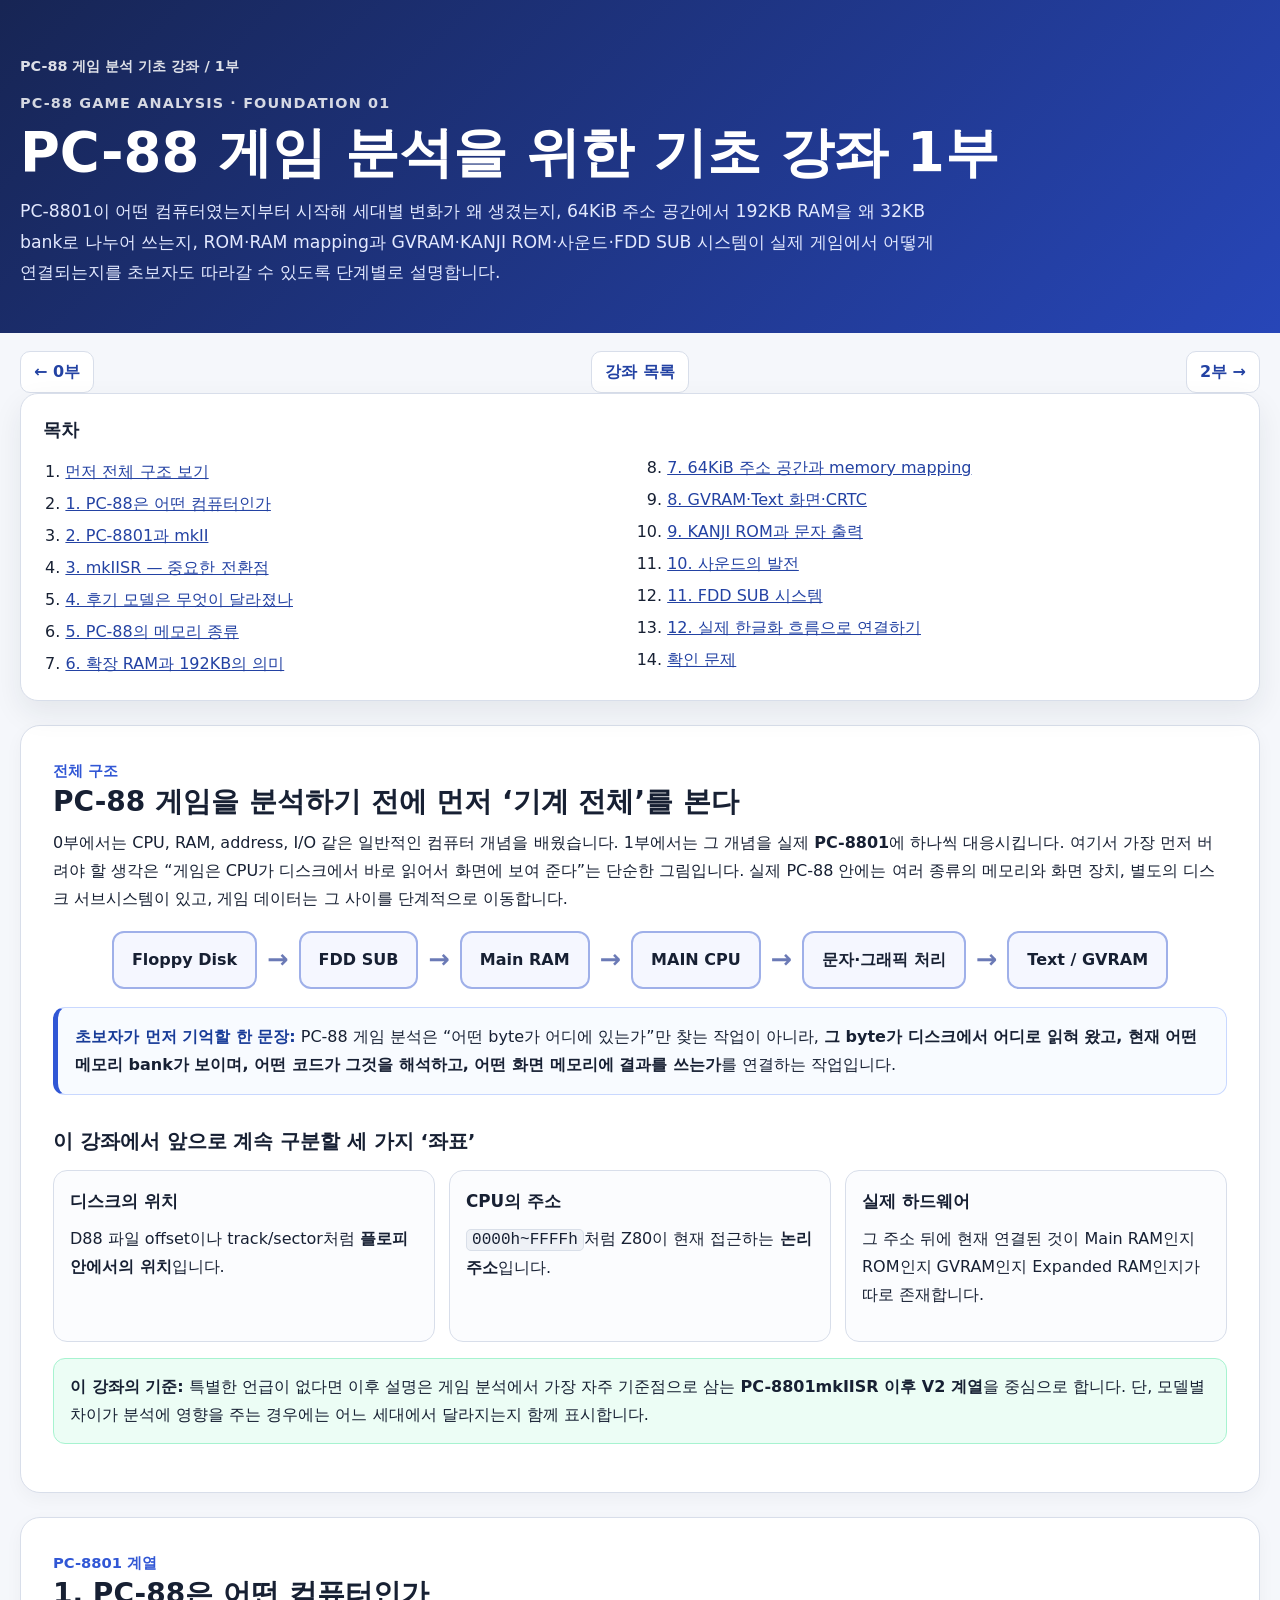
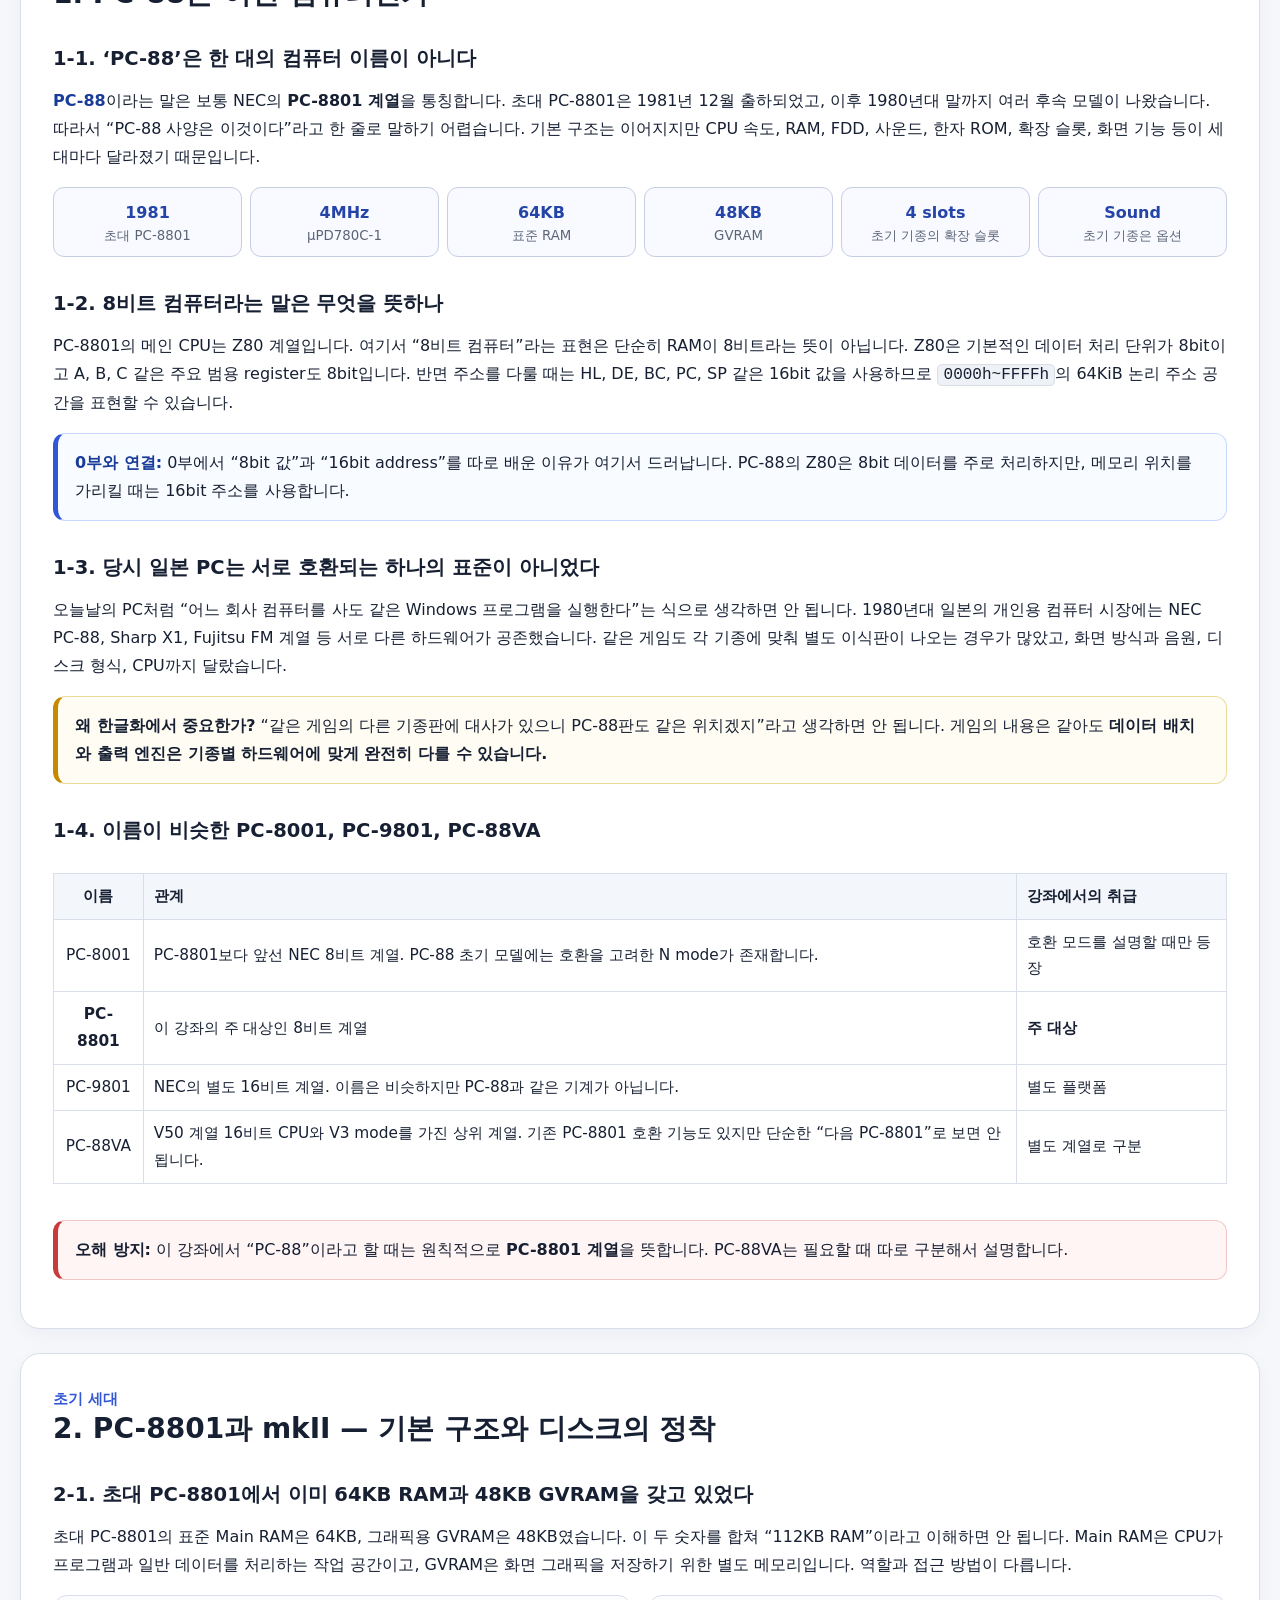
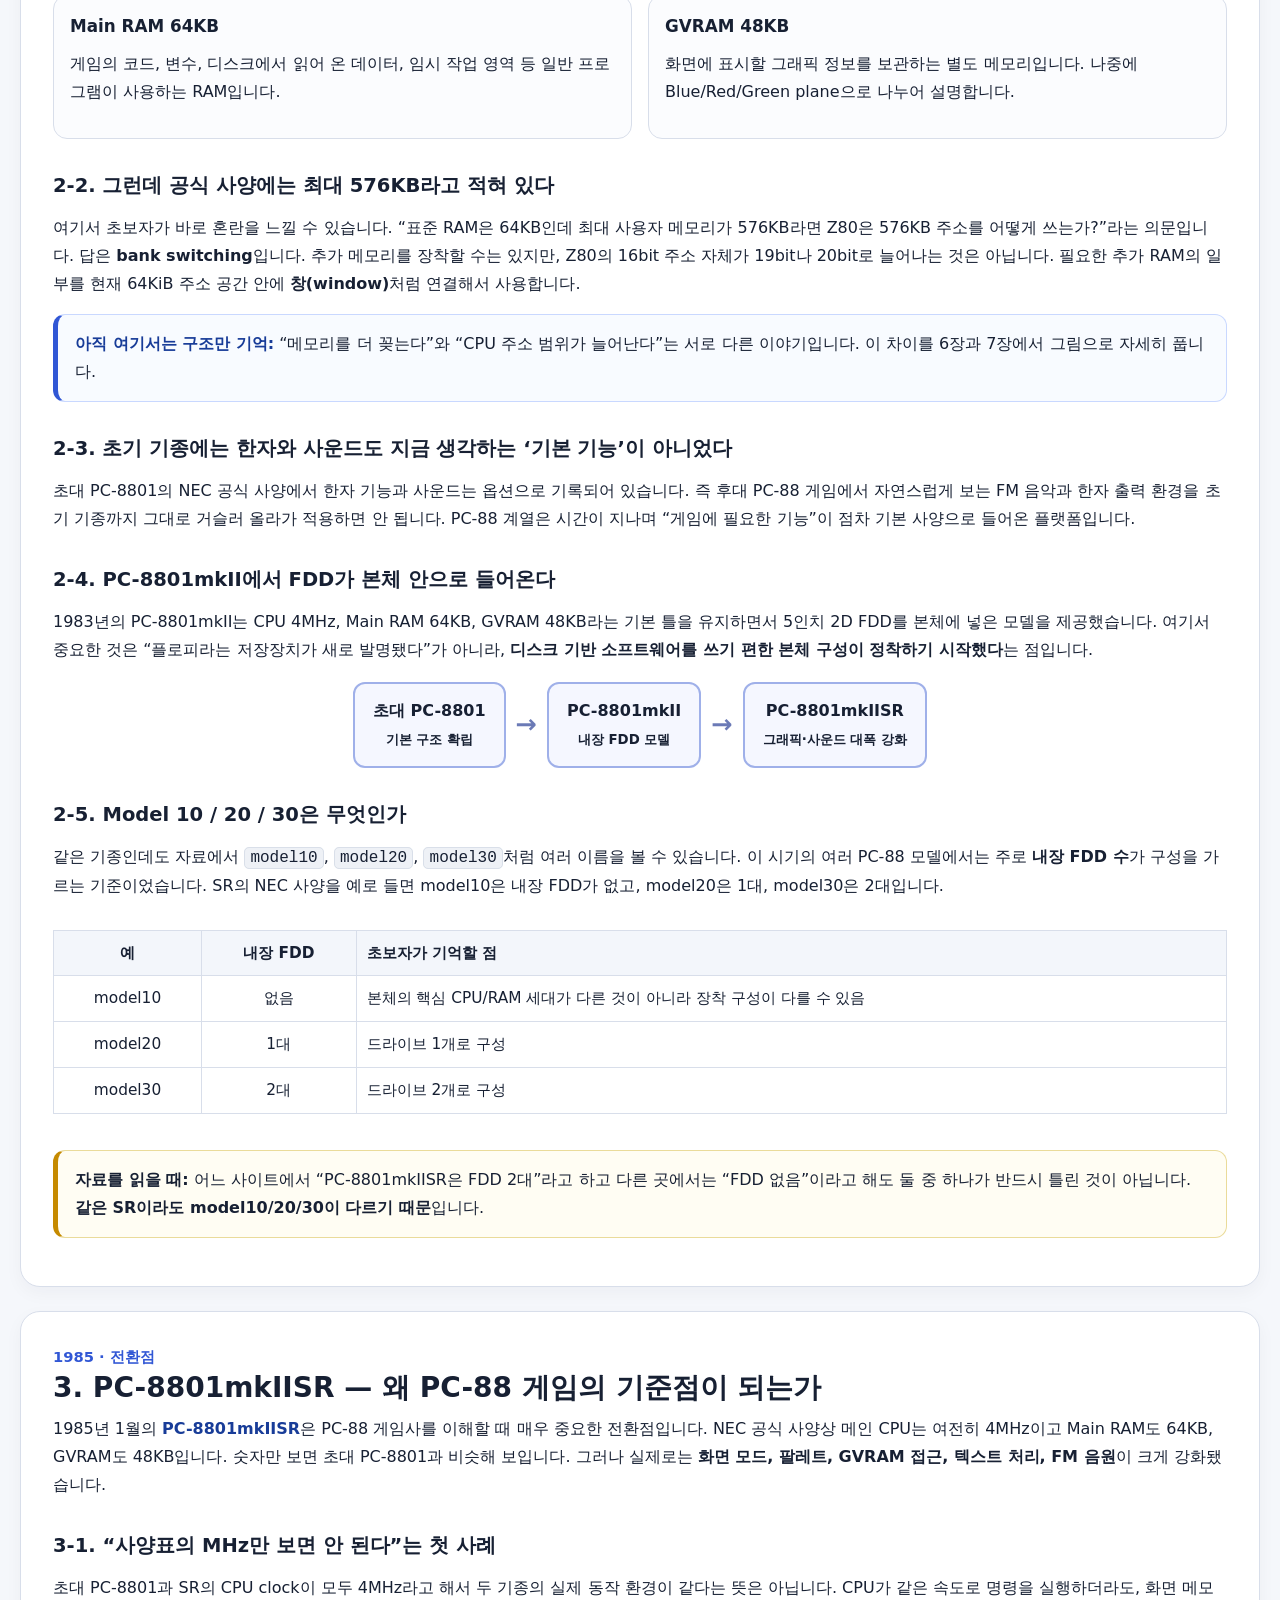
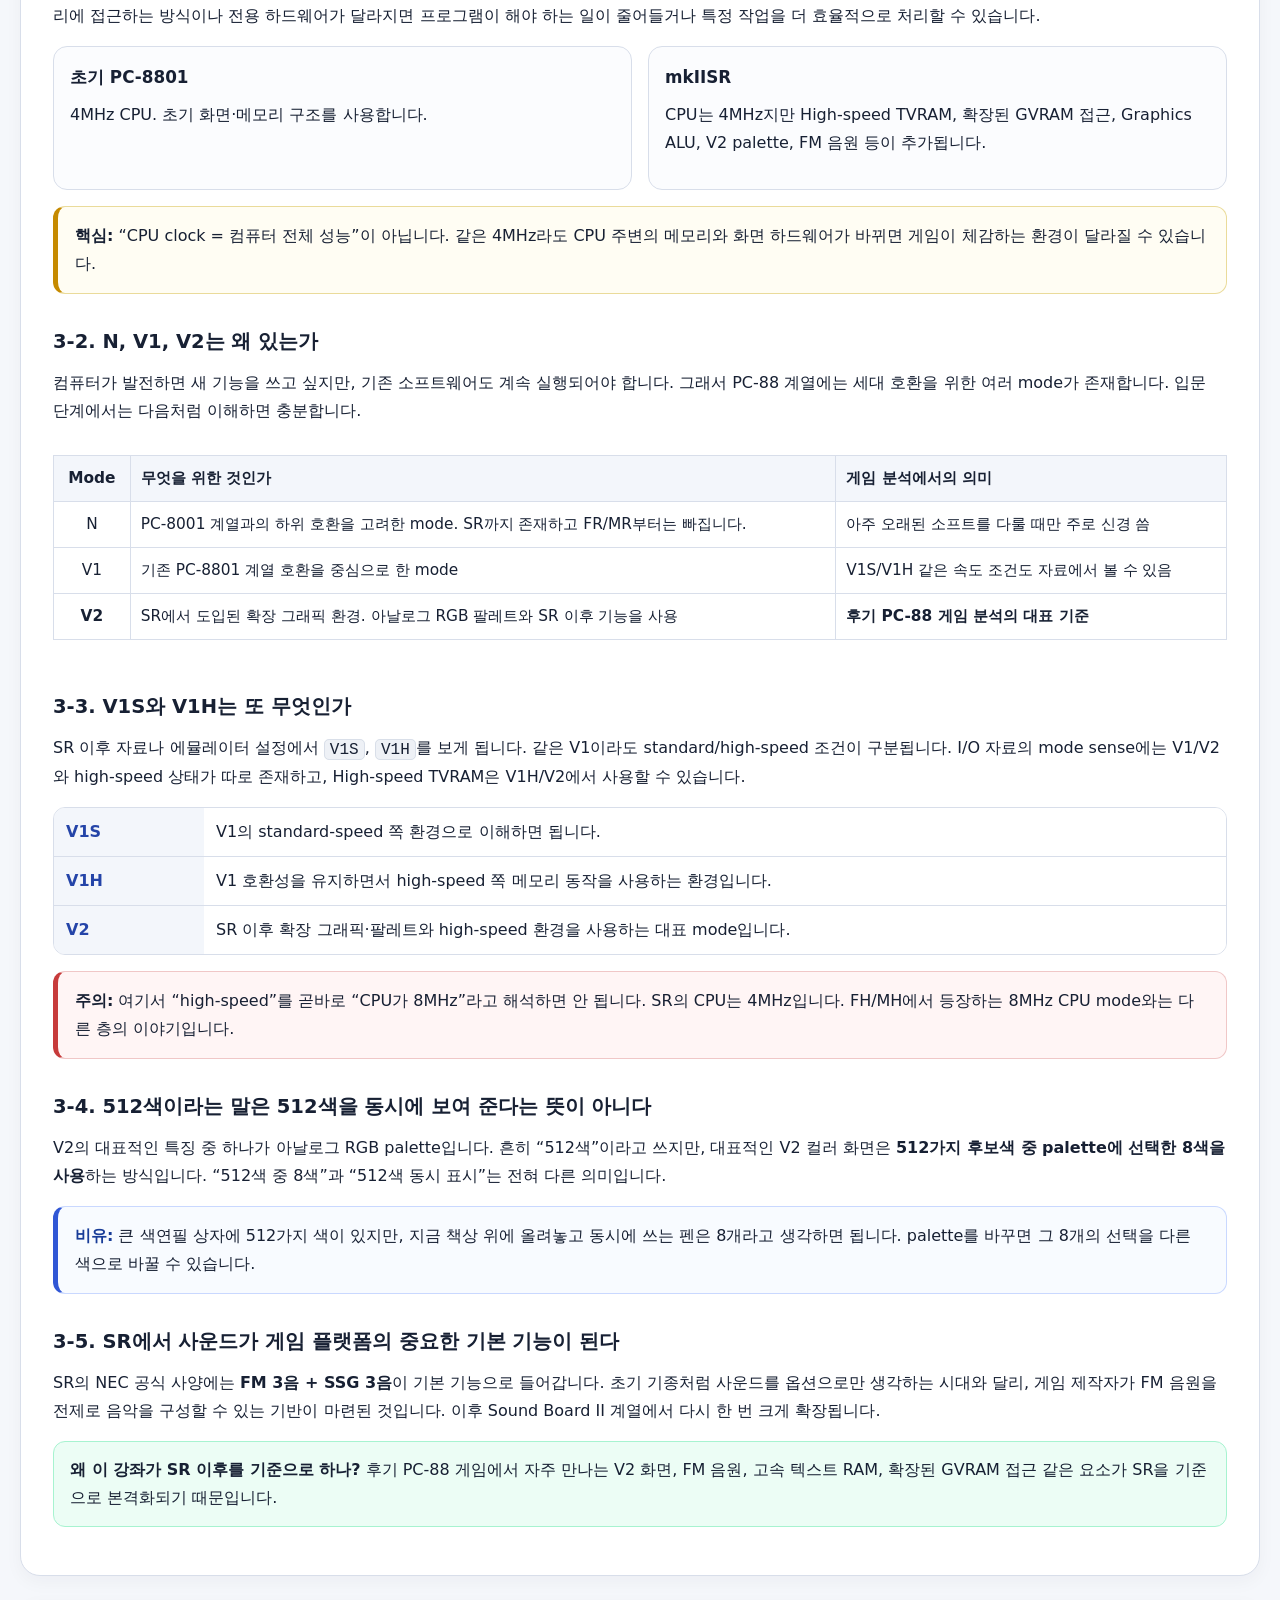
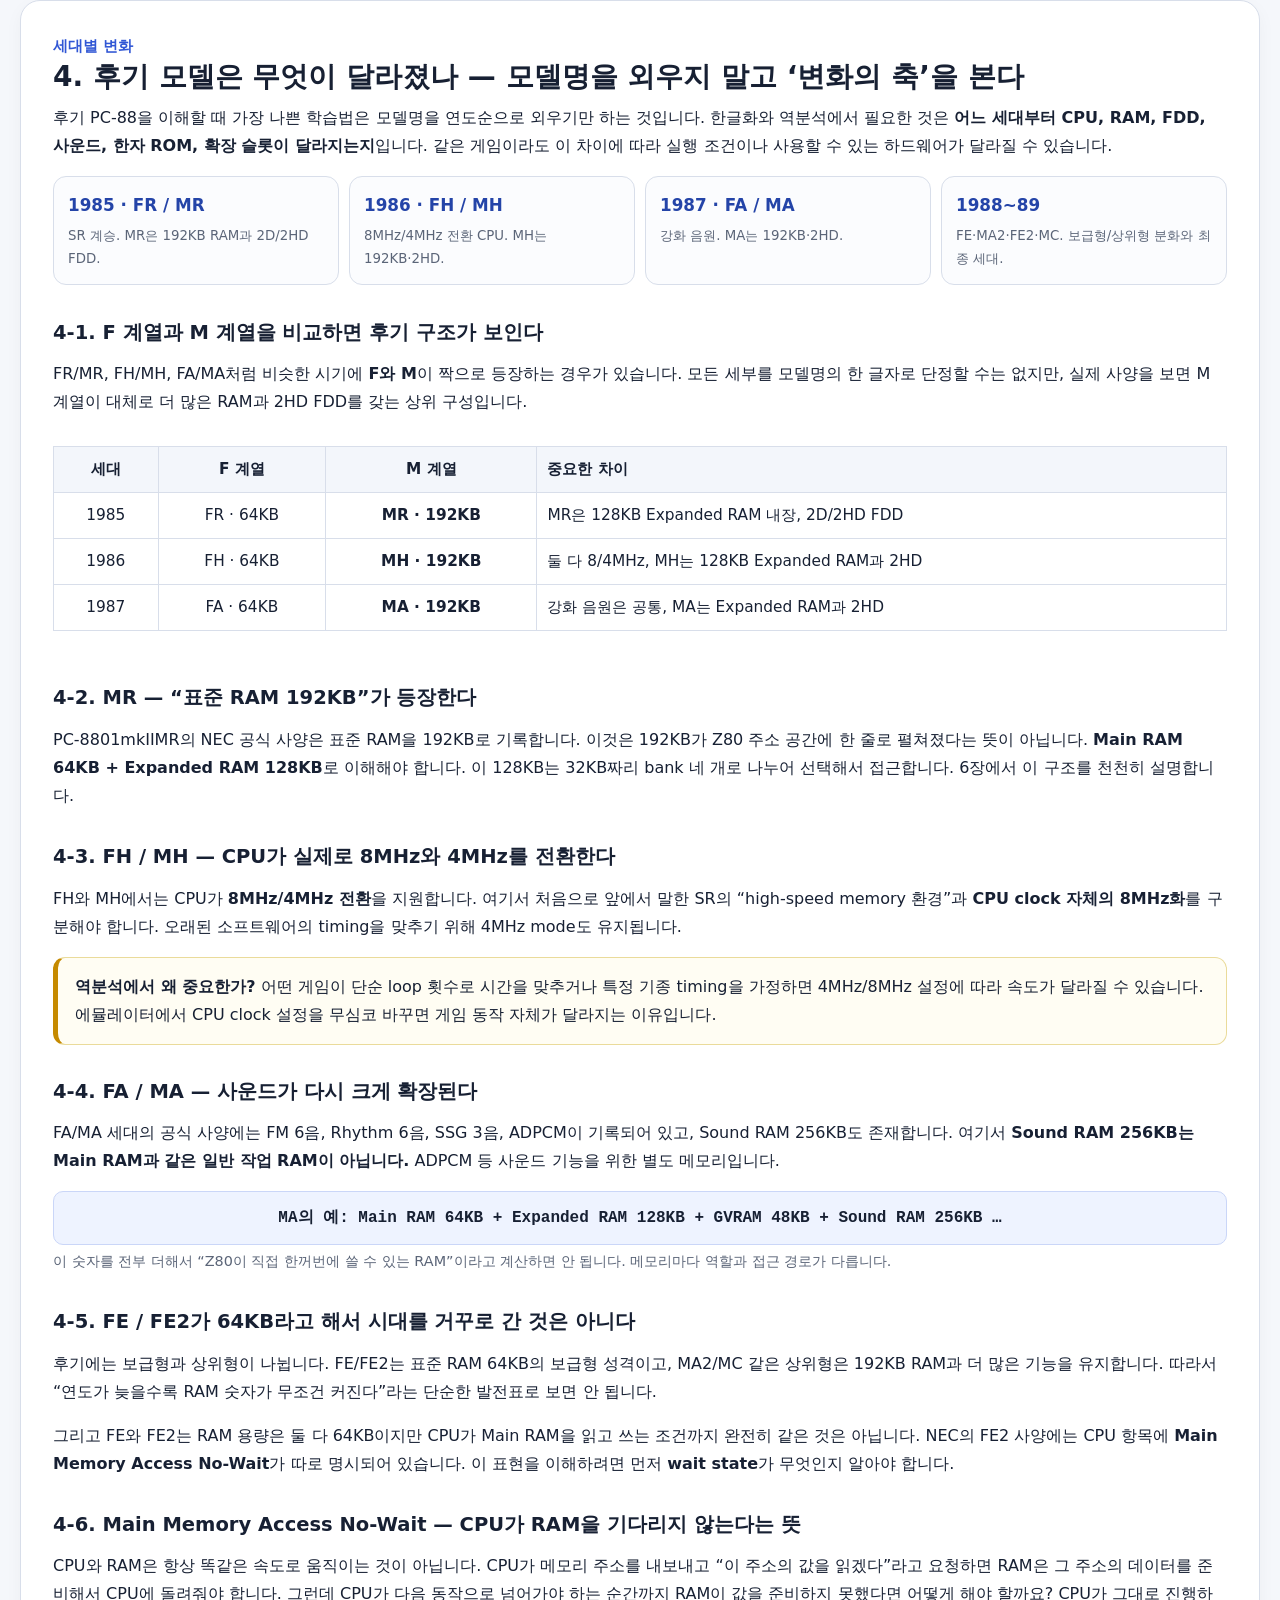
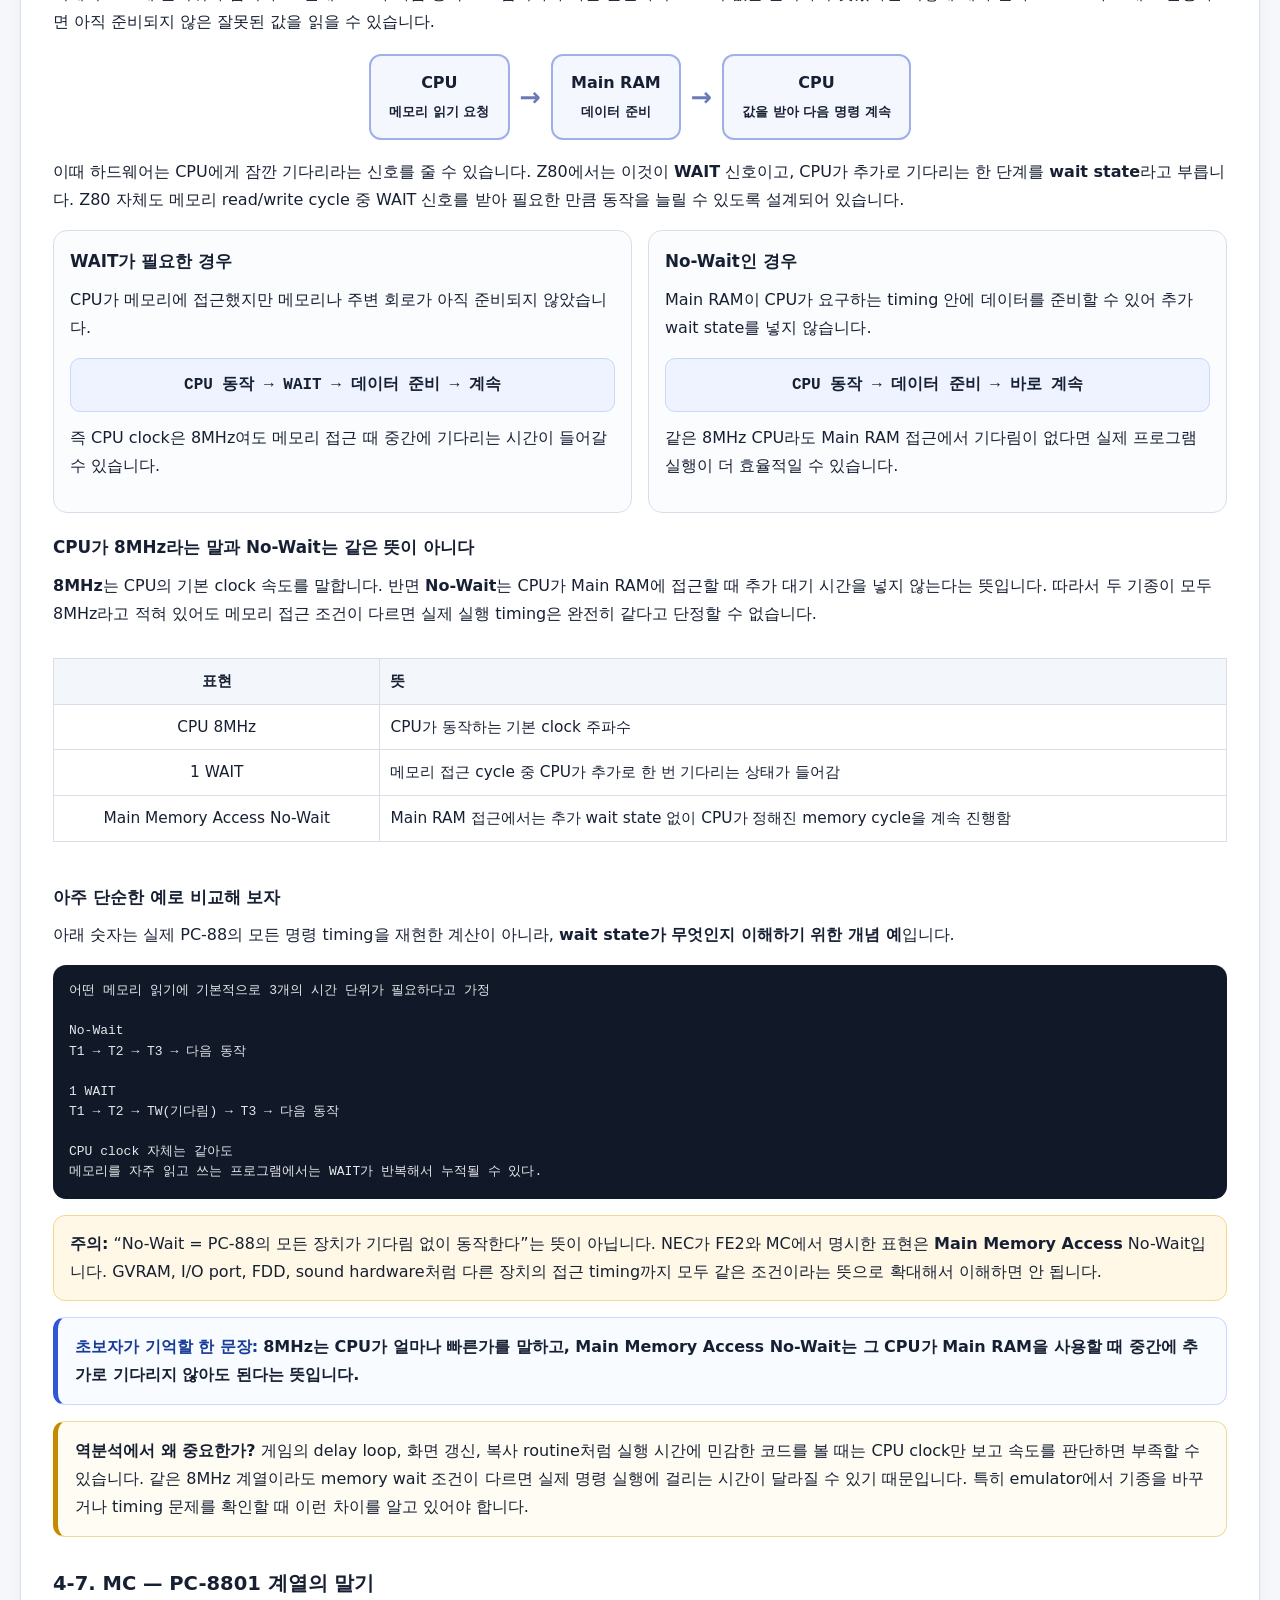
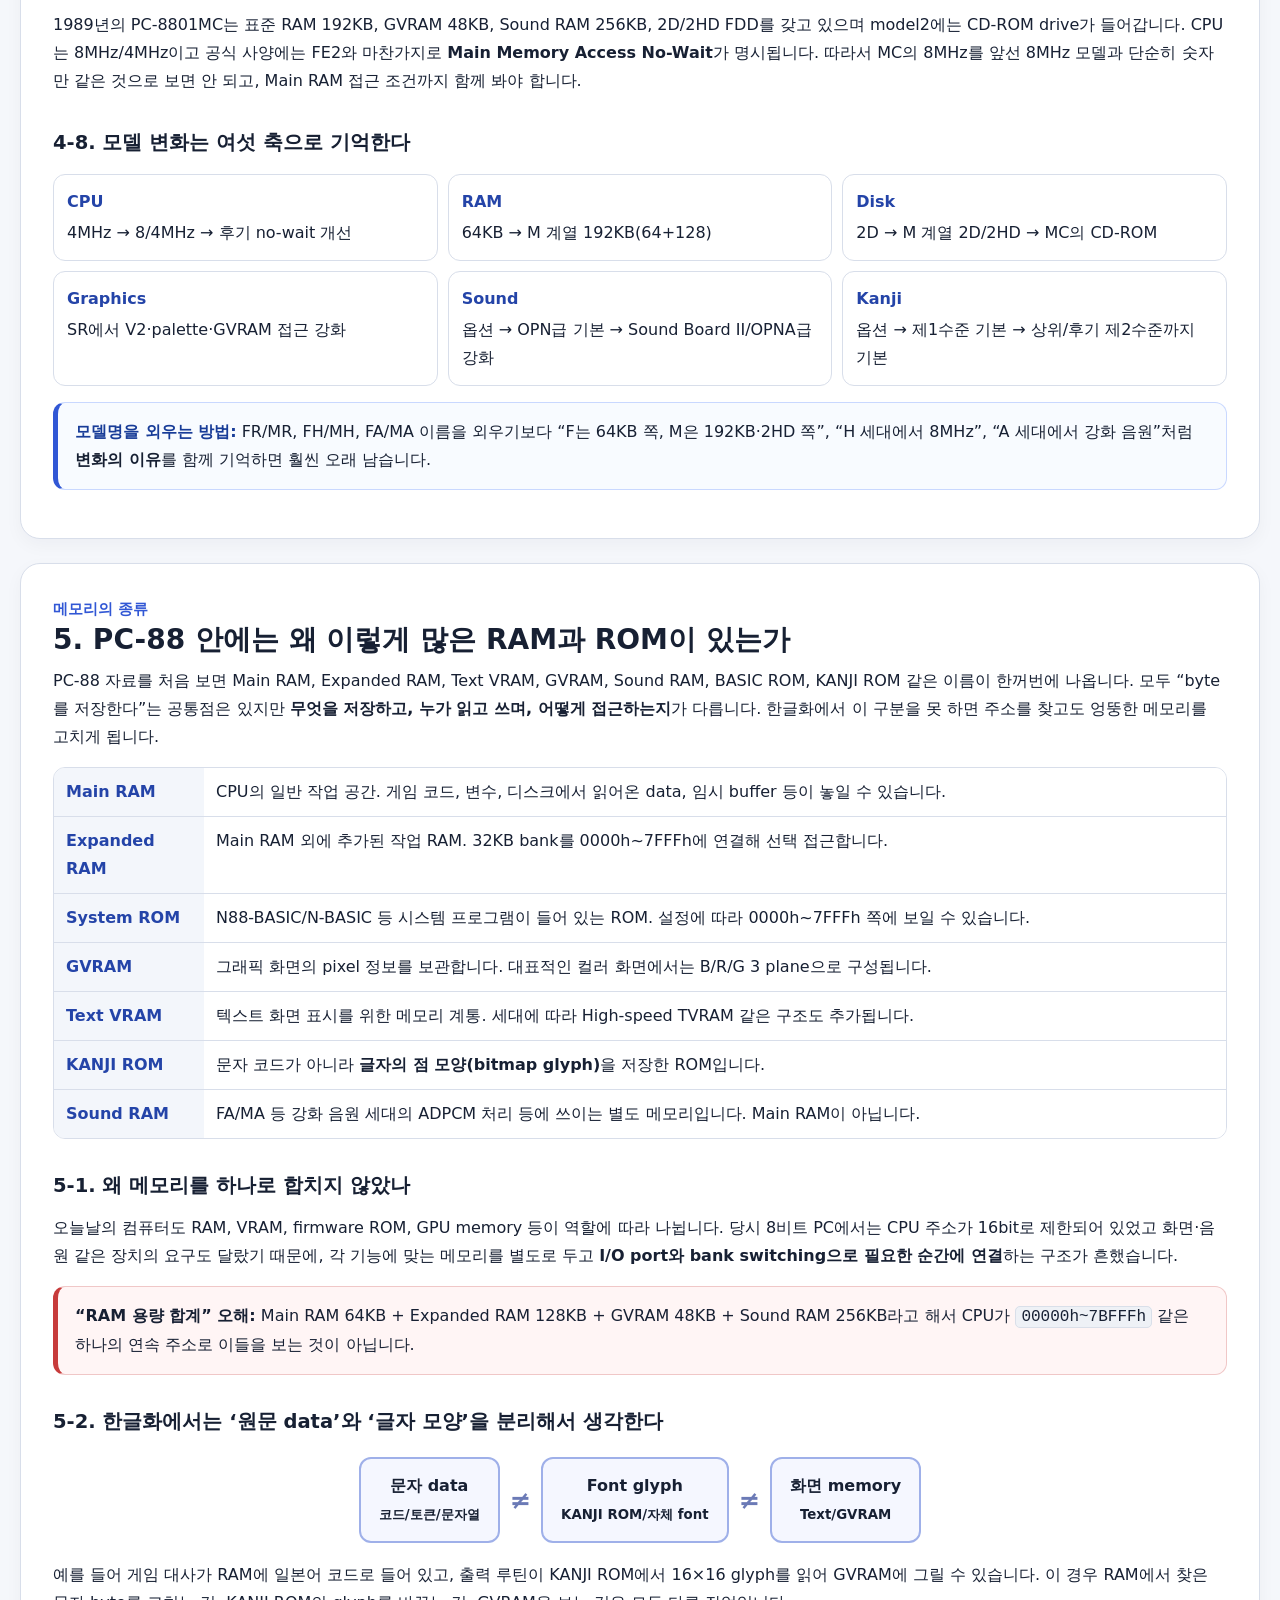
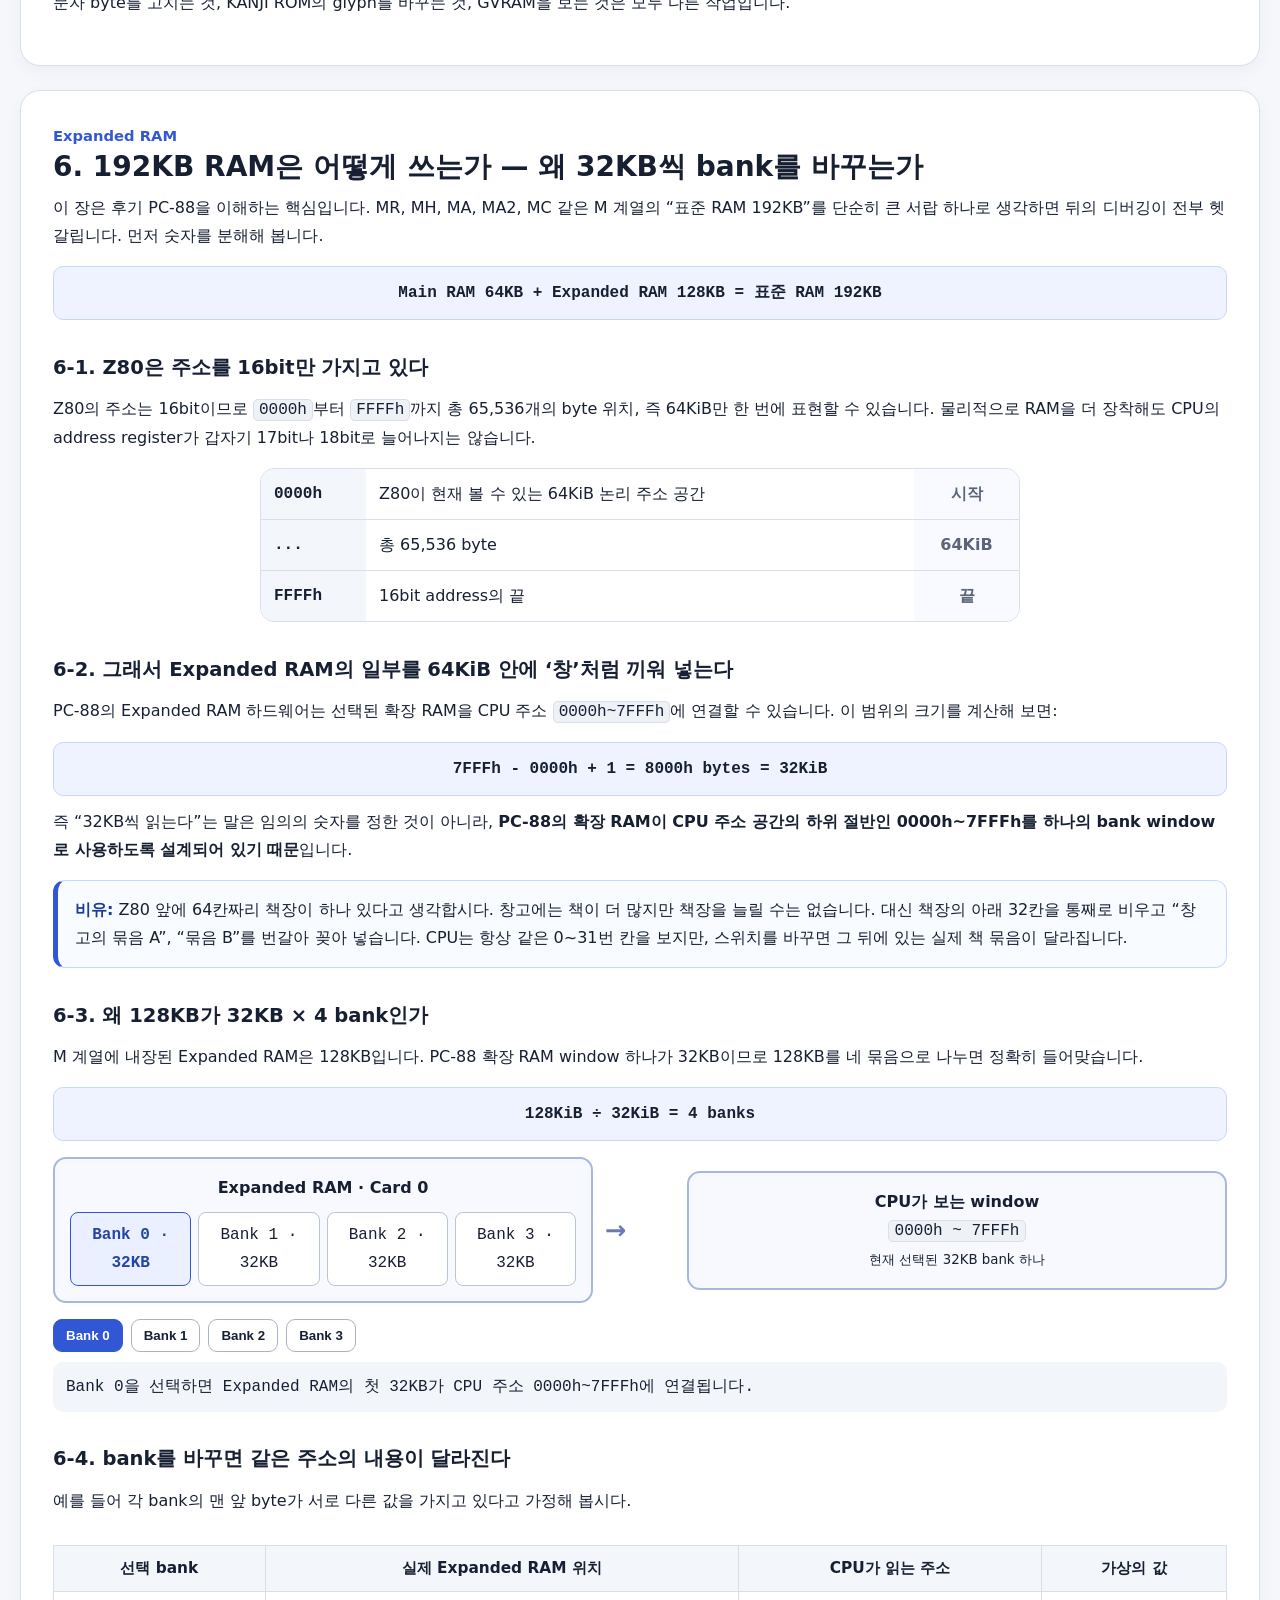
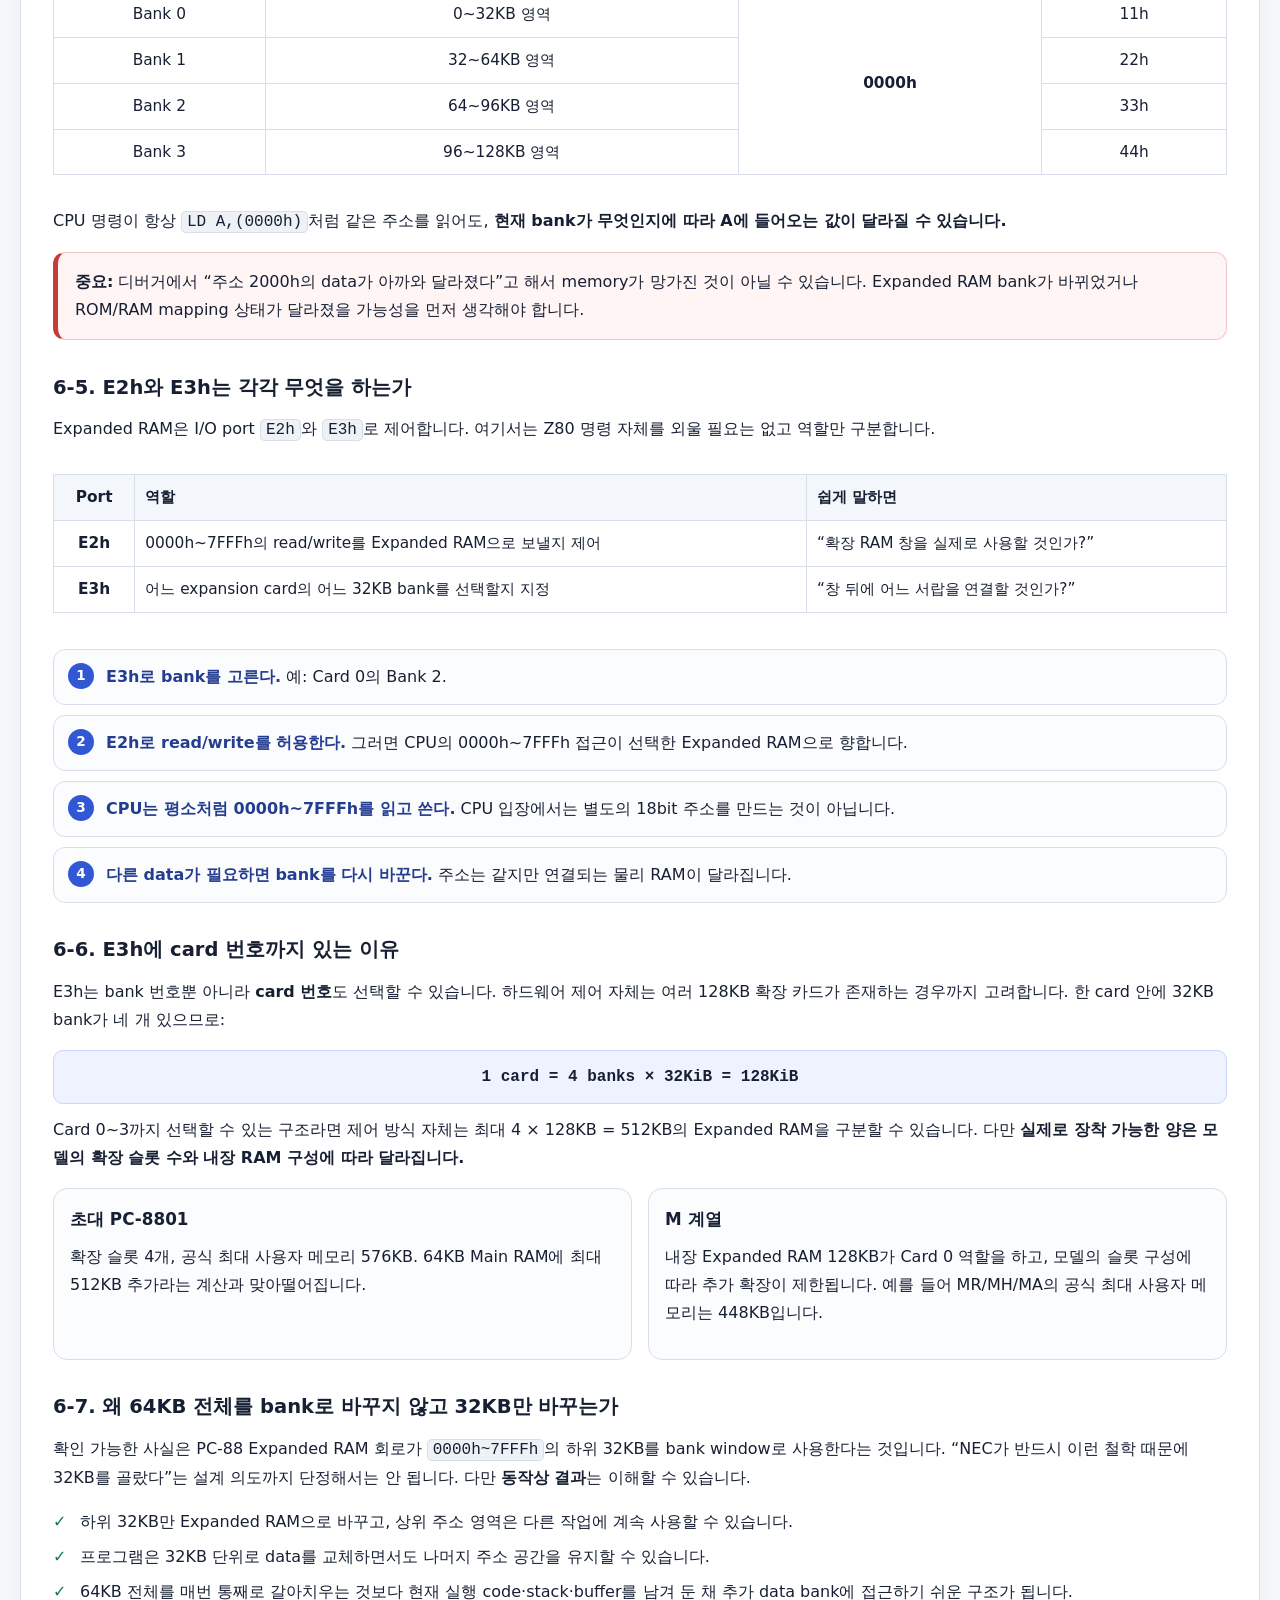
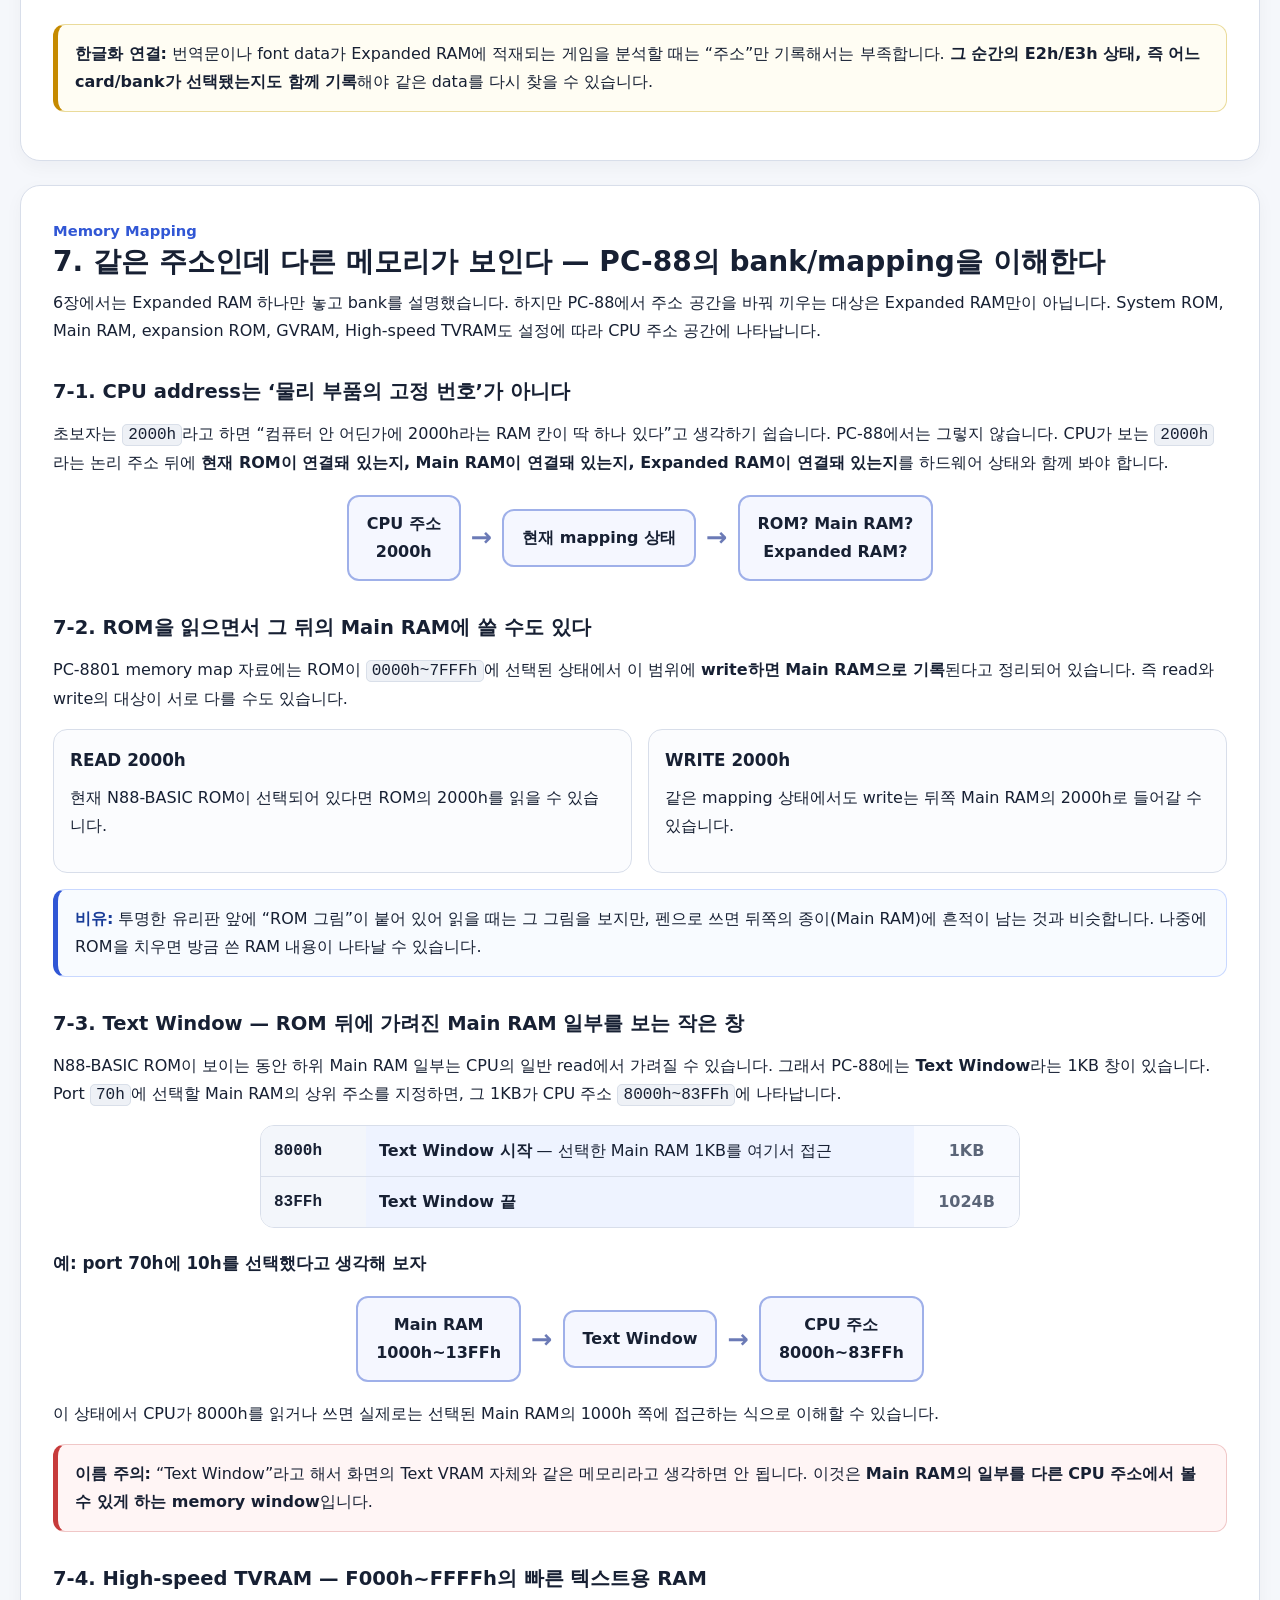
<file: course/01.html>
<!doctype html>
<html lang="ko">
<head>
<meta charset="utf-8"/>
<meta content="width=device-width, initial-scale=1" name="viewport"/>
<title>PC-88 게임 분석을 위한 기초 강좌 — PC-8801은 어떤 컴퓨터인가</title>
<style>
:root{
  --bg:#f5f7fb;--paper:#fff;--ink:#172033;--muted:#5b6578;--line:#d8deea;
  --accent:#3157d5;--accent2:#2342a3;--soft:#eef3ff;--ok:#13795b;--warn:#9a6700;
  --code:#111827;--codeink:#e5e7eb;--shadow:0 12px 30px rgba(23,32,51,.08)
}
*{box-sizing:border-box}
html{scroll-behavior:smooth}
body{margin:0;background:var(--bg);color:var(--ink);font-family:system-ui,-apple-system,"Segoe UI","Noto Sans KR","Malgun Gothic",sans-serif;line-height:1.75}
a{color:var(--accent2)}
header{background:linear-gradient(135deg,#172554,#2746b8);color:#fff;padding:54px 20px 46px}
.header-inner{max-width:1080px;margin:auto}.crumb{font-size:.9rem;font-weight:800;opacity:.85;margin-bottom:12px}.crumb a{color:inherit;text-decoration:none}.crumb a:hover{text-decoration:underline}.eyebrow{font-size:.9rem;letter-spacing:.08em;font-weight:800;opacity:.82}
h1{font-size:clamp(2rem,5vw,3.4rem);line-height:1.13;margin:.35rem 0 .8rem}.lead{max-width:930px;font-size:1.08rem;color:#e3e9ff;margin:0}
.wrap{max-width:1080px;margin:0 auto;padding:24px 20px 80px}
nav.toc{background:var(--paper);border:1px solid var(--line);box-shadow:var(--shadow);border-radius:18px;padding:20px 22px;margin-top:-24px;position:relative}
nav.toc strong{display:block;margin-bottom:8px;font-size:1.15rem}nav.toc ol{margin:0;padding-left:1.4rem;columns:2;column-gap:2rem}nav.toc li{break-inside:avoid;margin:.25rem 0}
section{background:var(--paper);border:1px solid var(--line);border-radius:20px;padding:32px;margin-top:24px;box-shadow:0 6px 18px rgba(23,32,51,.04)}
h2{font-size:1.75rem;margin:0 0 8px;line-height:1.3}h3{font-size:1.22rem;margin:1.9rem 0 .65rem}h4{font-size:1.05rem;margin:1.3rem 0 .4rem}p{margin:.55rem 0 1rem}
.kicker{font-weight:800;color:var(--accent);font-size:.92rem}.term{font-weight:800;color:#183c98}.muted{color:var(--muted)}
.note,.warning,.pc88-note{padding:14px 16px;border-radius:12px;margin:16px 0}.note{background:#f4f7fb;border:1px solid #dce4ef}.warning{background:#fff8e6;border:1px solid #f4d78c}.pc88-note{background:#ecfdf5;border:1px solid #a7f3d0}
code,kbd{font-family:ui-monospace,SFMono-Regular,Consolas,"Liberation Mono",monospace}.inline-code{background:#eef1f6;border:1px solid #d9dfe9;border-radius:5px;padding:.06rem .32rem;font-family:ui-monospace,SFMono-Regular,Consolas,monospace}
pre{background:var(--code);color:var(--codeink);padding:16px;border-radius:13px;overflow:auto;line-height:1.55}
table{width:100%;border-collapse:collapse;margin:14px 0 20px;font-size:.96rem}th,td{border:1px solid var(--line);padding:9px 10px;text-align:center}th{background:#f3f6fb}td.left,th.left{text-align:left}
.grid2{display:grid;grid-template-columns:repeat(2,minmax(0,1fr));gap:16px}.grid3{display:grid;grid-template-columns:repeat(3,minmax(0,1fr));gap:14px}.card{border:1px solid var(--line);border-radius:14px;padding:16px;background:#fbfcfe}.card h4{margin-top:0}
.flow{display:flex;align-items:center;justify-content:center;gap:10px;flex-wrap:wrap;margin:18px 0}.flow .box{border:2px solid #9fb0e9;background:#f5f7ff;border-radius:12px;padding:13px 18px;text-align:center;min-width:125px;font-weight:800}.arrow{font-size:1.6rem;color:#6b7ab6;font-weight:900}
.readout{font-family:ui-monospace,SFMono-Regular,Consolas,monospace;background:#f2f5fa;border-radius:10px;padding:11px 13px;margin-top:10px}.controls{display:flex;gap:8px;flex-wrap:wrap;margin:10px 0}.btn{border:1px solid #a8b3c6;background:#fff;color:var(--ink);padding:8px 12px;border-radius:9px;font-weight:700;cursor:pointer}.btn.primary{background:#3157d5;color:#fff;border-color:#3157d5}.btn.active{background:#3157d5;color:#fff;border-color:#3157d5}
.timeline{display:grid;grid-template-columns:repeat(4,minmax(0,1fr));gap:10px;margin:16px 0}.time-card{border:1px solid var(--line);border-radius:13px;padding:14px;background:#fbfcfe}.time-card b{display:block;color:#2444a8;font-size:1.05rem}.time-card small{display:block;color:var(--muted);margin-top:3px}
.spec-strip{display:grid;grid-template-columns:repeat(6,minmax(0,1fr));gap:8px;margin:14px 0}.spec{border:1px solid #c5cee2;border-radius:11px;padding:11px 8px;text-align:center;background:#f8faff}.spec b{display:block;color:#2444a8}.spec small{display:block;color:var(--muted);line-height:1.35}
.memory-stack{max-width:650px;margin:16px auto}.mem-row{display:grid;grid-template-columns:140px 1fr;border:1px solid var(--line);border-bottom:0}.mem-row:first-child{border-radius:12px 12px 0 0;overflow:hidden}.mem-row:last-child{border-bottom:1px solid var(--line);border-radius:0 0 12px 12px;overflow:hidden}.mem-row .label{background:#f3f6fb;padding:10px;font-weight:800}.mem-row .desc{padding:10px;background:#fff}.mem-row.hot .label,.mem-row.hot .desc{background:#eef3ff}
.bank-demo{display:grid;grid-template-columns:1fr 70px 1fr;gap:12px;align-items:center;margin:16px 0}.bank-box{border:2px solid #a9b7df;border-radius:13px;padding:15px;background:#f7f9ff;text-align:center}.bank-list{display:grid;grid-template-columns:repeat(4,1fr);gap:7px;margin-top:10px}.bank-chip{border:1px solid #b8c4df;border-radius:8px;padding:8px;background:#fff;font-family:ui-monospace,SFMono-Regular,Consolas,monospace}.bank-chip.selected{background:#eaf0ff;border-color:#3157d5;color:#2444a8;font-weight:900}
.plane-demo{display:grid;grid-template-columns:repeat(4,1fr);gap:8px;margin:14px 0}.plane{border:2px solid #c5cee2;border-radius:12px;padding:14px;text-align:center;background:#f8faff}.plane.active{border-color:#3157d5;background:#eaf0ff}.plane b{display:block}
.arch{display:grid;grid-template-columns:1fr 90px 1fr;gap:12px;align-items:center;margin:18px 0}.arch-box{border:2px solid #a9b7df;background:#f7f9ff;border-radius:14px;padding:18px;text-align:center}.arch-mid{display:grid;gap:7px}.arch-mid span{border-radius:999px;padding:6px;text-align:center;font-size:.82rem;font-weight:800;background:#eef1f6;border:1px solid #ccd4e3}
.quiz details{border:1px solid var(--line);border-radius:10px;padding:10px 13px;margin:9px 0;background:#fbfcfe}.quiz summary{cursor:pointer;font-weight:800}.answer{margin-top:8px;color:#334155}
.refs li{margin:.5rem 0}.refs small{color:var(--muted)}
footer{max-width:1080px;margin:0 auto 60px;padding:0 20px;color:var(--muted);font-size:.9rem}
@media(max-width:900px){.timeline{grid-template-columns:repeat(2,1fr)}.spec-strip{grid-template-columns:repeat(3,1fr)}}
@media(max-width:760px){nav.toc ol{columns:1}.grid2,.grid3,.bank-demo,.arch{grid-template-columns:1fr}.plane-demo{grid-template-columns:repeat(2,1fr)}.timeline{grid-template-columns:1fr}.spec-strip{grid-template-columns:repeat(2,1fr)}section{padding:23px 18px}.bank-demo>.arrow{transform:rotate(90deg)}.mem-row{grid-template-columns:105px 1fr}}
@media print{body{background:#fff}header{background:#fff;color:#000;padding:20px 0}.lead{color:#333}.wrap{padding:0}.toc,section{box-shadow:none;break-inside:avoid}button{display:none}.no-print{display:none}}

.beginner{background:#f8fbff;border:1px solid #c9d8ff;border-left:5px solid #3157d5;border-radius:12px;padding:15px 17px;margin:16px 0}
.beginner b:first-child{color:#183c98}
.why{background:#fffdf3;border:1px solid #eadb9a;border-left:5px solid #c58a00;border-radius:12px;padding:15px 17px;margin:16px 0}
.misconception{background:#fff5f5;border:1px solid #f0c7c7;border-left:5px solid #c73b3b;border-radius:12px;padding:15px 17px;margin:16px 0}
.step-list{counter-reset:steps;display:grid;gap:10px;margin:16px 0}.step{counter-increment:steps;border:1px solid var(--line);background:#fbfcfe;border-radius:12px;padding:13px 15px 13px 52px;position:relative}.step:before{content:counter(steps);position:absolute;left:14px;top:13px;width:26px;height:26px;border-radius:50%;display:grid;place-items:center;background:#3157d5;color:#fff;font-weight:900;font-size:.85rem}.step b{color:#243d91}
.addr-map{max-width:760px;margin:16px auto;border:1px solid var(--line);border-radius:14px;overflow:hidden}.addr-line{display:grid;grid-template-columns:105px 1fr 105px;align-items:stretch;border-bottom:1px solid var(--line)}.addr-line:last-child{border-bottom:0}.addr-line>div{padding:11px 13px}.addr-line .range{background:#f3f6fb;font-family:ui-monospace,SFMono-Regular,Consolas,monospace;font-weight:900}.addr-line .meaning{background:#fff}.addr-line .size{background:#f8faff;text-align:center;color:var(--muted);font-weight:800}.addr-line.hot .meaning{background:#eef3ff}.addr-line.bank .meaning{background:#ecfdf5}
.compare-arrow{text-align:center;font-size:1.7rem;color:#6b7ab6;font-weight:900;margin:.25rem 0}
.mini-title{font-weight:900;color:#263a78;margin:1.2rem 0 .45rem}.formula{font-family:ui-monospace,SFMono-Regular,Consolas,monospace;font-weight:900;background:#eef3ff;border:1px solid #cad6f8;border-radius:10px;padding:12px 14px;text-align:center;margin:12px 0}.caption{font-size:.9rem;color:var(--muted);margin-top:-8px}.keypoint{display:grid;grid-template-columns:repeat(3,minmax(0,1fr));gap:10px;margin:14px 0}.keypoint>div{border:1px solid var(--line);border-radius:12px;padding:13px;background:#fff}.keypoint b{display:block;color:#2444a8;margin-bottom:3px}.checklist{margin:12px 0 18px;padding:0;list-style:none}.checklist li{position:relative;padding-left:27px;margin:7px 0}.checklist li:before{content:'✓';position:absolute;left:0;top:0;color:#13795b;font-weight:900}.glossary{display:grid;grid-template-columns:150px 1fr;border:1px solid var(--line);border-radius:12px;overflow:hidden;margin:14px 0}.glossary>div{padding:10px 12px;border-bottom:1px solid var(--line)}.glossary>div:nth-last-child(-n+2){border-bottom:0}.glossary .gterm{font-weight:900;background:#f3f6fb;color:#2444a8}.glossary .gdesc{background:#fff}
@media(max-width:760px){.keypoint{grid-template-columns:1fr}.addr-line{grid-template-columns:82px 1fr}.addr-line .size{display:none}.glossary{grid-template-columns:110px 1fr}}
.course-nav{max-width:1080px;margin:18px auto 0;padding:0 20px;display:grid;grid-template-columns:1fr auto 1fr;align-items:center;gap:12px;font-weight:800}.course-nav-bottom{margin-top:28px;margin-bottom:24px}.course-nav a{padding:9px 13px;border:1px solid #d8deea;border-radius:10px;background:#fff;color:#2342a3;text-decoration:none;line-height:1.35}.course-nav a:hover{background:#eef3ff}.course-nav .course-prev{justify-self:start}.course-nav .course-index{justify-self:center}.course-nav .course-next{justify-self:end}.course-nav .nav-empty{visibility:hidden}@media(max-width:800px){.course-nav{padding:0 16px;gap:6px}.course-nav a{padding:8px 9px;font-size:.9rem}}
</style>
<link rel="stylesheet" href="../assets/course-responsive.css">
</head>
<body class="pc88-responsive">
<header>
<div class="header-inner">
<div class="crumb"><a href="../index.html">PC-88 게임 분석 기초 강좌</a> / 1부</div>
<div class="eyebrow">PC-88 GAME ANALYSIS · FOUNDATION 01</div>
<h1>PC-88 게임 분석을 위한 기초 강좌 1부</h1>
<p class="lead">PC-8801이 어떤 컴퓨터였는지부터 시작해 세대별 변화가 왜 생겼는지, 64KiB 주소 공간에서 192KB RAM을 왜 32KB bank로 나누어 쓰는지, ROM·RAM mapping과 GVRAM·KANJI ROM·사운드·FDD SUB 시스템이 실제 게임에서 어떻게 연결되는지를 초보자도 따라갈 수 있도록 단계별로 설명합니다.</p>
</div>
</header>
<nav class="course-nav course-nav-top" aria-label="강좌 이동">
<a class="course-prev" href="00.html">← 0부</a>
<a class="course-index" href="../index.html">강좌 목록</a>
<a class="course-next" href="02.html">2부 →</a>
</nav>
<main class="wrap">
<nav aria-label="목차" class="toc">
<strong>목차</strong>
<ol>
<li><a href="#map">먼저 전체 구조 보기</a></li>
<li><a href="#what">1. PC-88은 어떤 컴퓨터인가</a></li>
<li><a href="#early">2. PC-8801과 mkII</a></li>
<li><a href="#sr">3. mkIISR — 중요한 전환점</a></li>
<li><a href="#models">4. 후기 모델은 무엇이 달라졌나</a></li>
<li><a href="#memory-types">5. PC-88의 메모리 종류</a></li>
<li><a href="#expanded">6. 확장 RAM과 192KB의 의미</a></li>
<li><a href="#mapping">7. 64KiB 주소 공간과 memory mapping</a></li>
<li><a href="#video">8. GVRAM·Text 화면·CRTC</a></li>
<li><a href="#kanji">9. KANJI ROM과 문자 출력</a></li>
<li><a href="#sound">10. 사운드의 발전</a></li>
<li><a href="#disk">11. FDD SUB 시스템</a></li>
<li><a href="#connect">12. 실제 한글화 흐름으로 연결하기</a></li>
<li><a href="#quiz">확인 문제</a></li>

</ol>
</nav>
<section id="map">
<div class="kicker">전체 구조</div>
<h2>PC-88 게임을 분석하기 전에 먼저 ‘기계 전체’를 본다</h2>
<p>0부에서는 CPU, RAM, address, I/O 같은 일반적인 컴퓨터 개념을 배웠습니다. 1부에서는 그 개념을 실제 <b>PC-8801</b>에 하나씩 대응시킵니다. 여기서 가장 먼저 버려야 할 생각은 “게임은 CPU가 디스크에서 바로 읽어서 화면에 보여 준다”는 단순한 그림입니다. 실제 PC-88 안에는 여러 종류의 메모리와 화면 장치, 별도의 디스크 서브시스템이 있고, 게임 데이터는 그 사이를 단계적으로 이동합니다.</p>
<div aria-label="PC-88 게임 데이터 흐름" class="flow">
<div class="box">Floppy Disk</div><div class="arrow">→</div>
<div class="box">FDD SUB</div><div class="arrow">→</div>
<div class="box">Main RAM</div><div class="arrow">→</div>
<div class="box">MAIN CPU</div><div class="arrow">→</div>
<div class="box">문자·그래픽 처리</div><div class="arrow">→</div>
<div class="box">Text / GVRAM</div>
</div>
<div class="beginner"><b>초보자가 먼저 기억할 한 문장:</b> PC-88 게임 분석은 “어떤 byte가 어디에 있는가”만 찾는 작업이 아니라, <b>그 byte가 디스크에서 어디로 읽혀 왔고, 현재 어떤 메모리 bank가 보이며, 어떤 코드가 그것을 해석하고, 어떤 화면 메모리에 결과를 쓰는가</b>를 연결하는 작업입니다.</div>
<h3>이 강좌에서 앞으로 계속 구분할 세 가지 ‘좌표’</h3>
<div class="grid3">
<div class="card"><h4>디스크의 위치</h4><p>D88 파일 offset이나 track/sector처럼 <b>플로피 안에서의 위치</b>입니다.</p></div>
<div class="card"><h4>CPU의 주소</h4><p><span class="inline-code">0000h~FFFFh</span>처럼 Z80이 현재 접근하는 <b>논리 주소</b>입니다.</p></div>
<div class="card"><h4>실제 하드웨어</h4><p>그 주소 뒤에 현재 연결된 것이 Main RAM인지 ROM인지 GVRAM인지 Expanded RAM인지가 따로 존재합니다.</p></div>
</div>
<div class="pc88-note"><b>이 강좌의 기준:</b> 특별한 언급이 없다면 이후 설명은 게임 분석에서 가장 자주 기준점으로 삼는 <b>PC-8801mkIISR 이후 V2 계열</b>을 중심으로 합니다. 단, 모델별 차이가 분석에 영향을 주는 경우에는 어느 세대에서 달라지는지 함께 표시합니다.</div>
</section>
<section id="what">
<div class="kicker">PC-8801 계열</div>
<h2>1. PC-88은 어떤 컴퓨터인가</h2>
<h3>1-1. ‘PC-88’은 한 대의 컴퓨터 이름이 아니다</h3>
<p><span class="term">PC-88</span>이라는 말은 보통 NEC의 <b>PC-8801 계열</b>을 통칭합니다. 초대 PC-8801은 1981년 12월 출하되었고, 이후 1980년대 말까지 여러 후속 모델이 나왔습니다. 따라서 “PC-88 사양은 이것이다”라고 한 줄로 말하기 어렵습니다. 기본 구조는 이어지지만 CPU 속도, RAM, FDD, 사운드, 한자 ROM, 확장 슬롯, 화면 기능 등이 세대마다 달라졌기 때문입니다.</p>
<div class="spec-strip">
<div class="spec"><b>1981</b><small>초대 PC-8801</small></div>
<div class="spec"><b>4MHz</b><small>μPD780C-1</small></div>
<div class="spec"><b>64KB</b><small>표준 RAM</small></div>
<div class="spec"><b>48KB</b><small>GVRAM</small></div>
<div class="spec"><b>4 slots</b><small>초기 기종의 확장 슬롯</small></div>
<div class="spec"><b>Sound</b><small>초기 기종은 옵션</small></div>
</div>
<h3>1-2. 8비트 컴퓨터라는 말은 무엇을 뜻하나</h3>
<p>PC-8801의 메인 CPU는 Z80 계열입니다. 여기서 “8비트 컴퓨터”라는 표현은 단순히 RAM이 8비트라는 뜻이 아닙니다. Z80은 기본적인 데이터 처리 단위가 8bit이고 A, B, C 같은 주요 범용 register도 8bit입니다. 반면 주소를 다룰 때는 HL, DE, BC, PC, SP 같은 16bit 값을 사용하므로 <span class="inline-code">0000h~FFFFh</span>의 64KiB 논리 주소 공간을 표현할 수 있습니다.</p>
<div class="beginner"><b>0부와 연결:</b> 0부에서 “8bit 값”과 “16bit address”를 따로 배운 이유가 여기서 드러납니다. PC-88의 Z80은 8bit 데이터를 주로 처리하지만, 메모리 위치를 가리킬 때는 16bit 주소를 사용합니다.</div>
<h3>1-3. 당시 일본 PC는 서로 호환되는 하나의 표준이 아니었다</h3>
<p>오늘날의 PC처럼 “어느 회사 컴퓨터를 사도 같은 Windows 프로그램을 실행한다”는 식으로 생각하면 안 됩니다. 1980년대 일본의 개인용 컴퓨터 시장에는 NEC PC-88, Sharp X1, Fujitsu FM 계열 등 서로 다른 하드웨어가 공존했습니다. 같은 게임도 각 기종에 맞춰 별도 이식판이 나오는 경우가 많았고, 화면 방식과 음원, 디스크 형식, CPU까지 달랐습니다.</p>
<div class="why"><b>왜 한글화에서 중요한가?</b> “같은 게임의 다른 기종판에 대사가 있으니 PC-88판도 같은 위치겠지”라고 생각하면 안 됩니다. 게임의 내용은 같아도 <b>데이터 배치와 출력 엔진은 기종별 하드웨어에 맞게 완전히 다를 수 있습니다.</b></div>
<h3>1-4. 이름이 비슷한 PC-8001, PC-9801, PC-88VA</h3>
<div class="course-table-scroll"><table>
<thead><tr><th>이름</th><th class="left">관계</th><th class="left">강좌에서의 취급</th></tr></thead>
<tbody>
<tr><td>PC-8001</td><td class="left">PC-8801보다 앞선 NEC 8비트 계열. PC-88 초기 모델에는 호환을 고려한 N mode가 존재합니다.</td><td class="left">호환 모드를 설명할 때만 등장</td></tr>
<tr><td><b>PC-8801</b></td><td class="left">이 강좌의 주 대상인 8비트 계열</td><td class="left"><b>주 대상</b></td></tr>
<tr><td>PC-9801</td><td class="left">NEC의 별도 16비트 계열. 이름은 비슷하지만 PC-88과 같은 기계가 아닙니다.</td><td class="left">별도 플랫폼</td></tr>
<tr><td>PC-88VA</td><td class="left">V50 계열 16비트 CPU와 V3 mode를 가진 상위 계열. 기존 PC-8801 호환 기능도 있지만 단순한 “다음 PC-8801”로 보면 안 됩니다.</td><td class="left">별도 계열로 구분</td></tr>
</tbody>
</table></div>
<div class="misconception"><b>오해 방지:</b> 이 강좌에서 “PC-88”이라고 할 때는 원칙적으로 <b>PC-8801 계열</b>을 뜻합니다. PC-88VA는 필요할 때 따로 구분해서 설명합니다.</div>
</section>
<section id="early">
<div class="kicker">초기 세대</div>
<h2>2. PC-8801과 mkII — 기본 구조와 디스크의 정착</h2>
<h3>2-1. 초대 PC-8801에서 이미 64KB RAM과 48KB GVRAM을 갖고 있었다</h3>
<p>초대 PC-8801의 표준 Main RAM은 64KB, 그래픽용 GVRAM은 48KB였습니다. 이 두 숫자를 합쳐 “112KB RAM”이라고 이해하면 안 됩니다. Main RAM은 CPU가 프로그램과 일반 데이터를 처리하는 작업 공간이고, GVRAM은 화면 그래픽을 저장하기 위한 별도 메모리입니다. 역할과 접근 방법이 다릅니다.</p>
<div class="grid2">
<div class="card"><h4>Main RAM 64KB</h4><p>게임의 코드, 변수, 디스크에서 읽어 온 데이터, 임시 작업 영역 등 일반 프로그램이 사용하는 RAM입니다.</p></div>
<div class="card"><h4>GVRAM 48KB</h4><p>화면에 표시할 그래픽 정보를 보관하는 별도 메모리입니다. 나중에 Blue/Red/Green plane으로 나누어 설명합니다.</p></div>
</div>
<h3>2-2. 그런데 공식 사양에는 최대 576KB라고 적혀 있다</h3>
<p>여기서 초보자가 바로 혼란을 느낄 수 있습니다. “표준 RAM은 64KB인데 최대 사용자 메모리가 576KB라면 Z80은 576KB 주소를 어떻게 쓰는가?”라는 의문입니다. 답은 <b>bank switching</b>입니다. 추가 메모리를 장착할 수는 있지만, Z80의 16bit 주소 자체가 19bit나 20bit로 늘어나는 것은 아닙니다. 필요한 추가 RAM의 일부를 현재 64KiB 주소 공간 안에 <b>창(window)</b>처럼 연결해서 사용합니다.</p>
<div class="beginner"><b>아직 여기서는 구조만 기억:</b> “메모리를 더 꽂는다”와 “CPU 주소 범위가 늘어난다”는 서로 다른 이야기입니다. 이 차이를 6장과 7장에서 그림으로 자세히 풉니다.</div>
<h3>2-3. 초기 기종에는 한자와 사운드도 지금 생각하는 ‘기본 기능’이 아니었다</h3>
<p>초대 PC-8801의 NEC 공식 사양에서 한자 기능과 사운드는 옵션으로 기록되어 있습니다. 즉 후대 PC-88 게임에서 자연스럽게 보는 FM 음악과 한자 출력 환경을 초기 기종까지 그대로 거슬러 올라가 적용하면 안 됩니다. PC-88 계열은 시간이 지나며 “게임에 필요한 기능”이 점차 기본 사양으로 들어온 플랫폼입니다.</p>
<h3>2-4. PC-8801mkII에서 FDD가 본체 안으로 들어온다</h3>
<p>1983년의 PC-8801mkII는 CPU 4MHz, Main RAM 64KB, GVRAM 48KB라는 기본 틀을 유지하면서 5인치 2D FDD를 본체에 넣은 모델을 제공했습니다. 여기서 중요한 것은 “플로피라는 저장장치가 새로 발명됐다”가 아니라, <b>디스크 기반 소프트웨어를 쓰기 편한 본체 구성이 정착하기 시작했다</b>는 점입니다.</p>
<div class="flow">
<div class="box">초대 PC-8801<br/><small>기본 구조 확립</small></div><div class="arrow">→</div>
<div class="box">PC-8801mkII<br/><small>내장 FDD 모델</small></div><div class="arrow">→</div>
<div class="box">PC-8801mkIISR<br/><small>그래픽·사운드 대폭 강화</small></div>
</div>
<h3>2-5. Model 10 / 20 / 30은 무엇인가</h3>
<p>같은 기종인데도 자료에서 <span class="inline-code">model10</span>, <span class="inline-code">model20</span>, <span class="inline-code">model30</span>처럼 여러 이름을 볼 수 있습니다. 이 시기의 여러 PC-88 모델에서는 주로 <b>내장 FDD 수</b>가 구성을 가르는 기준이었습니다. SR의 NEC 사양을 예로 들면 model10은 내장 FDD가 없고, model20은 1대, model30은 2대입니다.</p>
<div class="course-table-scroll"><table><thead><tr><th>예</th><th>내장 FDD</th><th class="left">초보자가 기억할 점</th></tr></thead><tbody>
<tr><td>model10</td><td>없음</td><td class="left">본체의 핵심 CPU/RAM 세대가 다른 것이 아니라 장착 구성이 다를 수 있음</td></tr>
<tr><td>model20</td><td>1대</td><td class="left">드라이브 1개로 구성</td></tr>
<tr><td>model30</td><td>2대</td><td class="left">드라이브 2개로 구성</td></tr>
</tbody></table></div>
<div class="why"><b>자료를 읽을 때:</b> 어느 사이트에서 “PC-8801mkIISR은 FDD 2대”라고 하고 다른 곳에서는 “FDD 없음”이라고 해도 둘 중 하나가 반드시 틀린 것이 아닙니다. <b>같은 SR이라도 model10/20/30이 다르기 때문</b>입니다.</div>
</section>
<section id="sr">
<div class="kicker">1985 · 전환점</div>
<h2>3. PC-8801mkIISR — 왜 PC-88 게임의 기준점이 되는가</h2>
<p>1985년 1월의 <span class="term">PC-8801mkIISR</span>은 PC-88 게임사를 이해할 때 매우 중요한 전환점입니다. NEC 공식 사양상 메인 CPU는 여전히 4MHz이고 Main RAM도 64KB, GVRAM도 48KB입니다. 숫자만 보면 초대 PC-8801과 비슷해 보입니다. 그러나 실제로는 <b>화면 모드, 팔레트, GVRAM 접근, 텍스트 처리, FM 음원</b>이 크게 강화됐습니다.</p>
<h3>3-1. “사양표의 MHz만 보면 안 된다”는 첫 사례</h3>
<p>초대 PC-8801과 SR의 CPU clock이 모두 4MHz라고 해서 두 기종의 실제 동작 환경이 같다는 뜻은 아닙니다. CPU가 같은 속도로 명령을 실행하더라도, 화면 메모리에 접근하는 방식이나 전용 하드웨어가 달라지면 프로그램이 해야 하는 일이 줄어들거나 특정 작업을 더 효율적으로 처리할 수 있습니다.</p>
<div class="grid2">
<div class="card"><h4>초기 PC-8801</h4><p>4MHz CPU. 초기 화면·메모리 구조를 사용합니다.</p></div>
<div class="card"><h4>mkIISR</h4><p>CPU는 4MHz지만 High-speed TVRAM, 확장된 GVRAM 접근, Graphics ALU, V2 palette, FM 음원 등이 추가됩니다.</p></div>
</div>
<div class="why"><b>핵심:</b> “CPU clock = 컴퓨터 전체 성능”이 아닙니다. 같은 4MHz라도 CPU 주변의 메모리와 화면 하드웨어가 바뀌면 게임이 체감하는 환경이 달라질 수 있습니다.</div>
<h3>3-2. N, V1, V2는 왜 있는가</h3>
<p>컴퓨터가 발전하면 새 기능을 쓰고 싶지만, 기존 소프트웨어도 계속 실행되어야 합니다. 그래서 PC-88 계열에는 세대 호환을 위한 여러 mode가 존재합니다. 입문 단계에서는 다음처럼 이해하면 충분합니다.</p>
<div class="course-table-scroll"><table><thead><tr><th>Mode</th><th class="left">무엇을 위한 것인가</th><th class="left">게임 분석에서의 의미</th></tr></thead><tbody>
<tr><td>N</td><td class="left">PC-8001 계열과의 하위 호환을 고려한 mode. SR까지 존재하고 FR/MR부터는 빠집니다.</td><td class="left">아주 오래된 소프트를 다룰 때만 주로 신경 씀</td></tr>
<tr><td>V1</td><td class="left">기존 PC-8801 계열 호환을 중심으로 한 mode</td><td class="left">V1S/V1H 같은 속도 조건도 자료에서 볼 수 있음</td></tr>
<tr><td><b>V2</b></td><td class="left">SR에서 도입된 확장 그래픽 환경. 아날로그 RGB 팔레트와 SR 이후 기능을 사용</td><td class="left"><b>후기 PC-88 게임 분석의 대표 기준</b></td></tr>
</tbody></table></div>
<h3>3-3. V1S와 V1H는 또 무엇인가</h3>
<p>SR 이후 자료나 에뮬레이터 설정에서 <span class="inline-code">V1S</span>, <span class="inline-code">V1H</span>를 보게 됩니다. 같은 V1이라도 standard/high-speed 조건이 구분됩니다. I/O 자료의 mode sense에는 V1/V2와 high-speed 상태가 따로 존재하고, High-speed TVRAM은 V1H/V2에서 사용할 수 있습니다.</p>
<div class="glossary">
<div class="gterm">V1S</div><div class="gdesc">V1의 standard-speed 쪽 환경으로 이해하면 됩니다.</div>
<div class="gterm">V1H</div><div class="gdesc">V1 호환성을 유지하면서 high-speed 쪽 메모리 동작을 사용하는 환경입니다.</div>
<div class="gterm">V2</div><div class="gdesc">SR 이후 확장 그래픽·팔레트와 high-speed 환경을 사용하는 대표 mode입니다.</div>
</div>
<div class="misconception"><b>주의:</b> 여기서 “high-speed”를 곧바로 “CPU가 8MHz”라고 해석하면 안 됩니다. SR의 CPU는 4MHz입니다. FH/MH에서 등장하는 8MHz CPU mode와는 다른 층의 이야기입니다.</div>
<h3>3-4. 512색이라는 말은 512색을 동시에 보여 준다는 뜻이 아니다</h3>
<p>V2의 대표적인 특징 중 하나가 아날로그 RGB palette입니다. 흔히 “512색”이라고 쓰지만, 대표적인 V2 컬러 화면은 <b>512가지 후보색 중 palette에 선택한 8색을 사용</b>하는 방식입니다. “512색 중 8색”과 “512색 동시 표시”는 전혀 다른 의미입니다.</p>
<div class="beginner"><b>비유:</b> 큰 색연필 상자에 512가지 색이 있지만, 지금 책상 위에 올려놓고 동시에 쓰는 펜은 8개라고 생각하면 됩니다. palette를 바꾸면 그 8개의 선택을 다른 색으로 바꿀 수 있습니다.</div>
<h3>3-5. SR에서 사운드가 게임 플랫폼의 중요한 기본 기능이 된다</h3>
<p>SR의 NEC 공식 사양에는 <b>FM 3음 + SSG 3음</b>이 기본 기능으로 들어갑니다. 초기 기종처럼 사운드를 옵션으로만 생각하는 시대와 달리, 게임 제작자가 FM 음원을 전제로 음악을 구성할 수 있는 기반이 마련된 것입니다. 이후 Sound Board II 계열에서 다시 한 번 크게 확장됩니다.</p>
<div class="pc88-note"><b>왜 이 강좌가 SR 이후를 기준으로 하나?</b> 후기 PC-88 게임에서 자주 만나는 V2 화면, FM 음원, 고속 텍스트 RAM, 확장된 GVRAM 접근 같은 요소가 SR을 기준으로 본격화되기 때문입니다.</div>
</section>
<section id="models">
<div class="kicker">세대별 변화</div>
<h2>4. 후기 모델은 무엇이 달라졌나 — 모델명을 외우지 말고 ‘변화의 축’을 본다</h2>
<p>후기 PC-88을 이해할 때 가장 나쁜 학습법은 모델명을 연도순으로 외우기만 하는 것입니다. 한글화와 역분석에서 필요한 것은 <b>어느 세대부터 CPU, RAM, FDD, 사운드, 한자 ROM, 확장 슬롯이 달라지는지</b>입니다. 같은 게임이라도 이 차이에 따라 실행 조건이나 사용할 수 있는 하드웨어가 달라질 수 있습니다.</p>
<div class="timeline">
<div class="time-card"><b>1985 · FR / MR</b><small>SR 계승. MR은 192KB RAM과 2D/2HD FDD.</small></div>
<div class="time-card"><b>1986 · FH / MH</b><small>8MHz/4MHz 전환 CPU. MH는 192KB·2HD.</small></div>
<div class="time-card"><b>1987 · FA / MA</b><small>강화 음원. MA는 192KB·2HD.</small></div>
<div class="time-card"><b>1988~89</b><small>FE·MA2·FE2·MC. 보급형/상위형 분화와 최종 세대.</small></div>
</div>
<h3>4-1. F 계열과 M 계열을 비교하면 후기 구조가 보인다</h3>
<p>FR/MR, FH/MH, FA/MA처럼 비슷한 시기에 <b>F와 M</b>이 짝으로 등장하는 경우가 있습니다. 모든 세부를 모델명의 한 글자로 단정할 수는 없지만, 실제 사양을 보면 M 계열이 대체로 더 많은 RAM과 2HD FDD를 갖는 상위 구성입니다.</p>
<div class="course-table-scroll"><table>
<thead><tr><th>세대</th><th>F 계열</th><th>M 계열</th><th class="left">중요한 차이</th></tr></thead>
<tbody>
<tr><td>1985</td><td>FR · 64KB</td><td><b>MR · 192KB</b></td><td class="left">MR은 128KB Expanded RAM 내장, 2D/2HD FDD</td></tr>
<tr><td>1986</td><td>FH · 64KB</td><td><b>MH · 192KB</b></td><td class="left">둘 다 8/4MHz, MH는 128KB Expanded RAM과 2HD</td></tr>
<tr><td>1987</td><td>FA · 64KB</td><td><b>MA · 192KB</b></td><td class="left">강화 음원은 공통, MA는 Expanded RAM과 2HD</td></tr>
</tbody>
</table></div>
<h3>4-2. MR — “표준 RAM 192KB”가 등장한다</h3>
<p>PC-8801mkIIMR의 NEC 공식 사양은 표준 RAM을 192KB로 기록합니다. 이것은 192KB가 Z80 주소 공간에 한 줄로 펼쳐졌다는 뜻이 아닙니다. <b>Main RAM 64KB + Expanded RAM 128KB</b>로 이해해야 합니다. 이 128KB는 32KB짜리 bank 네 개로 나누어 선택해서 접근합니다. 6장에서 이 구조를 천천히 설명합니다.</p>
<h3>4-3. FH / MH — CPU가 실제로 8MHz와 4MHz를 전환한다</h3>
<p>FH와 MH에서는 CPU가 <b>8MHz/4MHz 전환</b>을 지원합니다. 여기서 처음으로 앞에서 말한 SR의 “high-speed memory 환경”과 <b>CPU clock 자체의 8MHz화</b>를 구분해야 합니다. 오래된 소프트웨어의 timing을 맞추기 위해 4MHz mode도 유지됩니다.</p>
<div class="why"><b>역분석에서 왜 중요한가?</b> 어떤 게임이 단순 loop 횟수로 시간을 맞추거나 특정 기종 timing을 가정하면 4MHz/8MHz 설정에 따라 속도가 달라질 수 있습니다. 에뮬레이터에서 CPU clock 설정을 무심코 바꾸면 게임 동작 자체가 달라지는 이유입니다.</div>
<h3>4-4. FA / MA — 사운드가 다시 크게 확장된다</h3>
<p>FA/MA 세대의 공식 사양에는 FM 6음, Rhythm 6음, SSG 3음, ADPCM이 기록되어 있고, Sound RAM 256KB도 존재합니다. 여기서 <b>Sound RAM 256KB는 Main RAM과 같은 일반 작업 RAM이 아닙니다.</b> ADPCM 등 사운드 기능을 위한 별도 메모리입니다.</p>
<div class="formula">MA의 예: Main RAM 64KB + Expanded RAM 128KB + GVRAM 48KB + Sound RAM 256KB …</div>
<p class="caption">이 숫자를 전부 더해서 “Z80이 직접 한꺼번에 쓸 수 있는 RAM”이라고 계산하면 안 됩니다. 메모리마다 역할과 접근 경로가 다릅니다.</p>
<h3>4-5. FE / FE2가 64KB라고 해서 시대를 거꾸로 간 것은 아니다</h3>
<p>후기에는 보급형과 상위형이 나뉩니다. FE/FE2는 표준 RAM 64KB의 보급형 성격이고, MA2/MC 같은 상위형은 192KB RAM과 더 많은 기능을 유지합니다. 따라서 “연도가 늦을수록 RAM 숫자가 무조건 커진다”라는 단순한 발전표로 보면 안 됩니다.</p>
<p>그리고 FE와 FE2는 RAM 용량은 둘 다 64KB이지만 CPU가 Main RAM을 읽고 쓰는 조건까지 완전히 같은 것은 아닙니다. NEC의 FE2 사양에는 CPU 항목에 <b>Main Memory Access No-Wait</b>가 따로 명시되어 있습니다. 이 표현을 이해하려면 먼저 <b>wait state</b>가 무엇인지 알아야 합니다.</p>

<h3>4-6. Main Memory Access No-Wait — CPU가 RAM을 기다리지 않는다는 뜻</h3>
<p>CPU와 RAM은 항상 똑같은 속도로 움직이는 것이 아닙니다. CPU가 메모리 주소를 내보내고 “이 주소의 값을 읽겠다”라고 요청하면 RAM은 그 주소의 데이터를 준비해서 CPU에 돌려줘야 합니다. 그런데 CPU가 다음 동작으로 넘어가야 하는 순간까지 RAM이 값을 준비하지 못했다면 어떻게 해야 할까요? CPU가 그대로 진행하면 아직 준비되지 않은 잘못된 값을 읽을 수 있습니다.</p>
<div class="flow">
<div class="box">CPU<br><small>메모리 읽기 요청</small></div><div class="arrow">→</div>
<div class="box">Main RAM<br><small>데이터 준비</small></div><div class="arrow">→</div>
<div class="box">CPU<br><small>값을 받아 다음 명령 계속</small></div>
</div>
<p>이때 하드웨어는 CPU에게 잠깐 기다리라는 신호를 줄 수 있습니다. Z80에서는 이것이 <b>WAIT</b> 신호이고, CPU가 추가로 기다리는 한 단계를 <b>wait state</b>라고 부릅니다. Z80 자체도 메모리 read/write cycle 중 WAIT 신호를 받아 필요한 만큼 동작을 늘릴 수 있도록 설계되어 있습니다.</p>

<div class="grid2">
<div class="card"><h4>WAIT가 필요한 경우</h4><p>CPU가 메모리에 접근했지만 메모리나 주변 회로가 아직 준비되지 않았습니다.</p><div class="formula">CPU 동작 → WAIT → 데이터 준비 → 계속</div><p>즉 CPU clock은 8MHz여도 메모리 접근 때 중간에 기다리는 시간이 들어갈 수 있습니다.</p></div>
<div class="card"><h4>No-Wait인 경우</h4><p>Main RAM이 CPU가 요구하는 timing 안에 데이터를 준비할 수 있어 추가 wait state를 넣지 않습니다.</p><div class="formula">CPU 동작 → 데이터 준비 → 바로 계속</div><p>같은 8MHz CPU라도 Main RAM 접근에서 기다림이 없다면 실제 프로그램 실행이 더 효율적일 수 있습니다.</p></div>
</div>

<h4>CPU가 8MHz라는 말과 No-Wait는 같은 뜻이 아니다</h4>
<p><b>8MHz</b>는 CPU의 기본 clock 속도를 말합니다. 반면 <b>No-Wait</b>는 CPU가 Main RAM에 접근할 때 추가 대기 시간을 넣지 않는다는 뜻입니다. 따라서 두 기종이 모두 8MHz라고 적혀 있어도 메모리 접근 조건이 다르면 실제 실행 timing은 완전히 같다고 단정할 수 없습니다.</p>
<div class="course-table-scroll"><table>
<thead><tr><th>표현</th><th class="left">뜻</th></tr></thead>
<tbody>
<tr><td>CPU 8MHz</td><td class="left">CPU가 동작하는 기본 clock 주파수</td></tr>
<tr><td>1 WAIT</td><td class="left">메모리 접근 cycle 중 CPU가 추가로 한 번 기다리는 상태가 들어감</td></tr>
<tr><td>Main Memory Access No-Wait</td><td class="left">Main RAM 접근에서는 추가 wait state 없이 CPU가 정해진 memory cycle을 계속 진행함</td></tr>
</tbody>
</table></div>

<h4>아주 단순한 예로 비교해 보자</h4>
<p>아래 숫자는 실제 PC-88의 모든 명령 timing을 재현한 계산이 아니라, <b>wait state가 무엇인지 이해하기 위한 개념 예</b>입니다.</p>
<pre>어떤 메모리 읽기에 기본적으로 3개의 시간 단위가 필요하다고 가정

No-Wait
T1 → T2 → T3 → 다음 동작

1 WAIT
T1 → T2 → TW(기다림) → T3 → 다음 동작

CPU clock 자체는 같아도
메모리를 자주 읽고 쓰는 프로그램에서는 WAIT가 반복해서 누적될 수 있다.</pre>
<div class="warning"><b>주의:</b> “No-Wait = PC-88의 모든 장치가 기다림 없이 동작한다”는 뜻이 아닙니다. NEC가 FE2와 MC에서 명시한 표현은 <b>Main Memory Access</b> No-Wait입니다. GVRAM, I/O port, FDD, sound hardware처럼 다른 장치의 접근 timing까지 모두 같은 조건이라는 뜻으로 확대해서 이해하면 안 됩니다.</div>
<div class="beginner"><b>초보자가 기억할 한 문장:</b> <b>8MHz는 CPU가 얼마나 빠른가를 말하고, Main Memory Access No-Wait는 그 CPU가 Main RAM을 사용할 때 중간에 추가로 기다리지 않아도 된다는 뜻입니다.</b></div>
<div class="why"><b>역분석에서 왜 중요한가?</b> 게임의 delay loop, 화면 갱신, 복사 routine처럼 실행 시간에 민감한 코드를 볼 때는 CPU clock만 보고 속도를 판단하면 부족할 수 있습니다. 같은 8MHz 계열이라도 memory wait 조건이 다르면 실제 명령 실행에 걸리는 시간이 달라질 수 있기 때문입니다. 특히 emulator에서 기종을 바꾸거나 timing 문제를 확인할 때 이런 차이를 알고 있어야 합니다.</div>

<h3>4-7. MC — PC-8801 계열의 말기</h3>
<p>1989년의 PC-8801MC는 표준 RAM 192KB, GVRAM 48KB, Sound RAM 256KB, 2D/2HD FDD를 갖고 있으며 model2에는 CD-ROM drive가 들어갑니다. CPU는 8MHz/4MHz이고 공식 사양에는 FE2와 마찬가지로 <b>Main Memory Access No-Wait</b>가 명시됩니다. 따라서 MC의 8MHz를 앞선 8MHz 모델과 단순히 숫자만 같은 것으로 보면 안 되고, Main RAM 접근 조건까지 함께 봐야 합니다.</p>
<h3>4-8. 모델 변화는 여섯 축으로 기억한다</h3>
<div class="keypoint">
<div><b>CPU</b>4MHz → 8/4MHz → 후기 no-wait 개선</div>
<div><b>RAM</b>64KB → M 계열 192KB(64+128)</div>
<div><b>Disk</b>2D → M 계열 2D/2HD → MC의 CD-ROM</div>
<div><b>Graphics</b>SR에서 V2·palette·GVRAM 접근 강화</div>
<div><b>Sound</b>옵션 → OPN급 기본 → Sound Board II/OPNA급 강화</div>
<div><b>Kanji</b>옵션 → 제1수준 기본 → 상위/후기 제2수준까지 기본</div>
</div>
<div class="beginner"><b>모델명을 외우는 방법:</b> FR/MR, FH/MH, FA/MA 이름을 외우기보다 “F는 64KB 쪽, M은 192KB·2HD 쪽”, “H 세대에서 8MHz”, “A 세대에서 강화 음원”처럼 <b>변화의 이유</b>를 함께 기억하면 훨씬 오래 남습니다.</div>
</section>
<section id="memory-types">
<div class="kicker">메모리의 종류</div>
<h2>5. PC-88 안에는 왜 이렇게 많은 RAM과 ROM이 있는가</h2>
<p>PC-88 자료를 처음 보면 Main RAM, Expanded RAM, Text VRAM, GVRAM, Sound RAM, BASIC ROM, KANJI ROM 같은 이름이 한꺼번에 나옵니다. 모두 “byte를 저장한다”는 공통점은 있지만 <b>무엇을 저장하고, 누가 읽고 쓰며, 어떻게 접근하는지</b>가 다릅니다. 한글화에서 이 구분을 못 하면 주소를 찾고도 엉뚱한 메모리를 고치게 됩니다.</p>
<div class="glossary">
<div class="gterm">Main RAM</div><div class="gdesc">CPU의 일반 작업 공간. 게임 코드, 변수, 디스크에서 읽어온 data, 임시 buffer 등이 놓일 수 있습니다.</div>
<div class="gterm">Expanded RAM</div><div class="gdesc">Main RAM 외에 추가된 작업 RAM. 32KB bank를 0000h~7FFFh에 연결해 선택 접근합니다.</div>
<div class="gterm">System ROM</div><div class="gdesc">N88-BASIC/N-BASIC 등 시스템 프로그램이 들어 있는 ROM. 설정에 따라 0000h~7FFFh 쪽에 보일 수 있습니다.</div>
<div class="gterm">GVRAM</div><div class="gdesc">그래픽 화면의 pixel 정보를 보관합니다. 대표적인 컬러 화면에서는 B/R/G 3 plane으로 구성됩니다.</div>
<div class="gterm">Text VRAM</div><div class="gdesc">텍스트 화면 표시를 위한 메모리 계통. 세대에 따라 High-speed TVRAM 같은 구조도 추가됩니다.</div>
<div class="gterm">KANJI ROM</div><div class="gdesc">문자 코드가 아니라 <b>글자의 점 모양(bitmap glyph)</b>을 저장한 ROM입니다.</div>
<div class="gterm">Sound RAM</div><div class="gdesc">FA/MA 등 강화 음원 세대의 ADPCM 처리 등에 쓰이는 별도 메모리입니다. Main RAM이 아닙니다.</div>
</div>
<h3>5-1. 왜 메모리를 하나로 합치지 않았나</h3>
<p>오늘날의 컴퓨터도 RAM, VRAM, firmware ROM, GPU memory 등이 역할에 따라 나뉩니다. 당시 8비트 PC에서는 CPU 주소가 16bit로 제한되어 있었고 화면·음원 같은 장치의 요구도 달랐기 때문에, 각 기능에 맞는 메모리를 별도로 두고 <b>I/O port와 bank switching으로 필요한 순간에 연결</b>하는 구조가 흔했습니다.</p>
<div class="misconception"><b>“RAM 용량 합계” 오해:</b> Main RAM 64KB + Expanded RAM 128KB + GVRAM 48KB + Sound RAM 256KB라고 해서 CPU가 <span class="inline-code">00000h~7BFFFh</span> 같은 하나의 연속 주소로 이들을 보는 것이 아닙니다.</div>
<h3>5-2. 한글화에서는 ‘원문 data’와 ‘글자 모양’을 분리해서 생각한다</h3>
<div class="flow">
<div class="box">문자 data<br/><small>코드/토큰/문자열</small></div><div class="arrow">≠</div>
<div class="box">Font glyph<br/><small>KANJI ROM/자체 font</small></div><div class="arrow">≠</div>
<div class="box">화면 memory<br/><small>Text/GVRAM</small></div>
</div>
<p>예를 들어 게임 대사가 RAM에 일본어 코드로 들어 있고, 출력 루틴이 KANJI ROM에서 16×16 glyph를 읽어 GVRAM에 그릴 수 있습니다. 이 경우 RAM에서 찾은 문자 byte를 고치는 것, KANJI ROM의 glyph를 바꾸는 것, GVRAM을 보는 것은 모두 다른 작업입니다.</p>
</section>
<section id="expanded">
<div class="kicker">Expanded RAM</div>
<h2>6. 192KB RAM은 어떻게 쓰는가 — 왜 32KB씩 bank를 바꾸는가</h2>
<p>이 장은 후기 PC-88을 이해하는 핵심입니다. MR, MH, MA, MA2, MC 같은 M 계열의 “표준 RAM 192KB”를 단순히 큰 서랍 하나로 생각하면 뒤의 디버깅이 전부 헷갈립니다. 먼저 숫자를 분해해 봅니다.</p>
<div class="formula">Main RAM 64KB + Expanded RAM 128KB = 표준 RAM 192KB</div>
<h3>6-1. Z80은 주소를 16bit만 가지고 있다</h3>
<p>Z80의 주소는 16bit이므로 <span class="inline-code">0000h</span>부터 <span class="inline-code">FFFFh</span>까지 총 65,536개의 byte 위치, 즉 64KiB만 한 번에 표현할 수 있습니다. 물리적으로 RAM을 더 장착해도 CPU의 address register가 갑자기 17bit나 18bit로 늘어나지는 않습니다.</p>
<div class="addr-map">
<div class="addr-line"><div class="range">0000h</div><div class="meaning">Z80이 현재 볼 수 있는 64KiB 논리 주소 공간</div><div class="size">시작</div></div>
<div class="addr-line"><div class="range">...</div><div class="meaning">총 65,536 byte</div><div class="size">64KiB</div></div>
<div class="addr-line"><div class="range">FFFFh</div><div class="meaning">16bit address의 끝</div><div class="size">끝</div></div>
</div>
<h3>6-2. 그래서 Expanded RAM의 일부를 64KiB 안에 ‘창’처럼 끼워 넣는다</h3>
<p>PC-88의 Expanded RAM 하드웨어는 선택된 확장 RAM을 CPU 주소 <span class="inline-code">0000h~7FFFh</span>에 연결할 수 있습니다. 이 범위의 크기를 계산해 보면:</p>
<div class="formula">7FFFh - 0000h + 1 = 8000h bytes = 32KiB</div>
<p>즉 “32KB씩 읽는다”는 말은 임의의 숫자를 정한 것이 아니라, <b>PC-88의 확장 RAM이 CPU 주소 공간의 하위 절반인 0000h~7FFFh를 하나의 bank window로 사용하도록 설계되어 있기 때문</b>입니다.</p>
<div class="beginner"><b>비유:</b> Z80 앞에 64칸짜리 책장이 하나 있다고 생각합시다. 창고에는 책이 더 많지만 책장을 늘릴 수는 없습니다. 대신 책장의 아래 32칸을 통째로 비우고 “창고의 묶음 A”, “묶음 B”를 번갈아 꽂아 넣습니다. CPU는 항상 같은 0~31번 칸을 보지만, 스위치를 바꾸면 그 뒤에 있는 실제 책 묶음이 달라집니다.</div>
<h3>6-3. 왜 128KB가 32KB × 4 bank인가</h3>
<p>M 계열에 내장된 Expanded RAM은 128KB입니다. PC-88 확장 RAM window 하나가 32KB이므로 128KB를 네 묶음으로 나누면 정확히 들어맞습니다.</p>
<div class="formula">128KiB ÷ 32KiB = 4 banks</div>
<div class="bank-demo">
<div class="bank-box"><b>Expanded RAM · Card 0</b><div class="bank-list">
<div class="bank-chip selected" data-bankchip="0">Bank 0 · 32KB</div>
<div class="bank-chip" data-bankchip="1">Bank 1 · 32KB</div>
<div class="bank-chip" data-bankchip="2">Bank 2 · 32KB</div>
<div class="bank-chip" data-bankchip="3">Bank 3 · 32KB</div>
</div></div>
<div class="arrow">→</div>
<div class="bank-box"><b>CPU가 보는 window</b><br/><span class="inline-code">0000h ~ 7FFFh</span><br/><small>현재 선택된 32KB bank 하나</small></div>
</div>
<div class="controls no-print">
<button class="btn active" data-bank="0">Bank 0</button><button class="btn" data-bank="1">Bank 1</button><button class="btn" data-bank="2">Bank 2</button><button class="btn" data-bank="3">Bank 3</button>
</div>
<div class="readout" id="bankReadout">Bank 0을 선택하면 Expanded RAM의 첫 32KB가 CPU 주소 0000h~7FFFh에 연결됩니다.</div>
<h3>6-4. bank를 바꾸면 같은 주소의 내용이 달라진다</h3>
<p>예를 들어 각 bank의 맨 앞 byte가 서로 다른 값을 가지고 있다고 가정해 봅시다.</p>
<div class="course-table-scroll"><table><thead><tr><th>선택 bank</th><th>실제 Expanded RAM 위치</th><th>CPU가 읽는 주소</th><th>가상의 값</th></tr></thead><tbody>
<tr><td>Bank 0</td><td>0~32KB 영역</td><td rowspan="4"><b>0000h</b></td><td>11h</td></tr>
<tr><td>Bank 1</td><td>32~64KB 영역</td><td>22h</td></tr>
<tr><td>Bank 2</td><td>64~96KB 영역</td><td>33h</td></tr>
<tr><td>Bank 3</td><td>96~128KB 영역</td><td>44h</td></tr>
</tbody></table></div>
<p>CPU 명령이 항상 <span class="inline-code">LD A,(0000h)</span>처럼 같은 주소를 읽어도, <b>현재 bank가 무엇인지에 따라 A에 들어오는 값이 달라질 수 있습니다.</b></p>
<div class="misconception"><b>중요:</b> 디버거에서 “주소 2000h의 data가 아까와 달라졌다”고 해서 memory가 망가진 것이 아닐 수 있습니다. Expanded RAM bank가 바뀌었거나 ROM/RAM mapping 상태가 달라졌을 가능성을 먼저 생각해야 합니다.</div>
<h3>6-5. E2h와 E3h는 각각 무엇을 하는가</h3>
<p>Expanded RAM은 I/O port <span class="inline-code">E2h</span>와 <span class="inline-code">E3h</span>로 제어합니다. 여기서는 Z80 명령 자체를 외울 필요는 없고 역할만 구분합니다.</p>
<div class="course-table-scroll"><table><thead><tr><th>Port</th><th class="left">역할</th><th class="left">쉽게 말하면</th></tr></thead><tbody>
<tr><td><b>E2h</b></td><td class="left">0000h~7FFFh의 read/write를 Expanded RAM으로 보낼지 제어</td><td class="left">“확장 RAM 창을 실제로 사용할 것인가?”</td></tr>
<tr><td><b>E3h</b></td><td class="left">어느 expansion card의 어느 32KB bank를 선택할지 지정</td><td class="left">“창 뒤에 어느 서랍을 연결할 것인가?”</td></tr>
</tbody></table></div>
<div class="step-list">
<div class="step"><b>E3h로 bank를 고른다.</b> 예: Card 0의 Bank 2.</div>
<div class="step"><b>E2h로 read/write를 허용한다.</b> 그러면 CPU의 0000h~7FFFh 접근이 선택한 Expanded RAM으로 향합니다.</div>
<div class="step"><b>CPU는 평소처럼 0000h~7FFFh를 읽고 쓴다.</b> CPU 입장에서는 별도의 18bit 주소를 만드는 것이 아닙니다.</div>
<div class="step"><b>다른 data가 필요하면 bank를 다시 바꾼다.</b> 주소는 같지만 연결되는 물리 RAM이 달라집니다.</div>
</div>
<h3>6-6. E3h에 card 번호까지 있는 이유</h3>
<p>E3h는 bank 번호뿐 아니라 <b>card 번호</b>도 선택할 수 있습니다. 하드웨어 제어 자체는 여러 128KB 확장 카드가 존재하는 경우까지 고려합니다. 한 card 안에 32KB bank가 네 개 있으므로:</p>
<div class="formula">1 card = 4 banks × 32KiB = 128KiB</div>
<p>Card 0~3까지 선택할 수 있는 구조라면 제어 방식 자체는 최대 4 × 128KB = 512KB의 Expanded RAM을 구분할 수 있습니다. 다만 <b>실제로 장착 가능한 양은 모델의 확장 슬롯 수와 내장 RAM 구성에 따라 달라집니다.</b></p>
<div class="grid2">
<div class="card"><h4>초대 PC-8801</h4><p>확장 슬롯 4개, 공식 최대 사용자 메모리 576KB. 64KB Main RAM에 최대 512KB 추가라는 계산과 맞아떨어집니다.</p></div>
<div class="card"><h4>M 계열</h4><p>내장 Expanded RAM 128KB가 Card 0 역할을 하고, 모델의 슬롯 구성에 따라 추가 확장이 제한됩니다. 예를 들어 MR/MH/MA의 공식 최대 사용자 메모리는 448KB입니다.</p></div>
</div>
<h3>6-7. 왜 64KB 전체를 bank로 바꾸지 않고 32KB만 바꾸는가</h3>
<p>확인 가능한 사실은 PC-88 Expanded RAM 회로가 <span class="inline-code">0000h~7FFFh</span>의 하위 32KB를 bank window로 사용한다는 것입니다. “NEC가 반드시 이런 철학 때문에 32KB를 골랐다”는 설계 의도까지 단정해서는 안 됩니다. 다만 <b>동작상 결과</b>는 이해할 수 있습니다.</p>
<ul class="checklist">
<li>하위 32KB만 Expanded RAM으로 바꾸고, 상위 주소 영역은 다른 작업에 계속 사용할 수 있습니다.</li>
<li>프로그램은 32KB 단위로 data를 교체하면서도 나머지 주소 공간을 유지할 수 있습니다.</li>
<li>64KB 전체를 매번 통째로 갈아치우는 것보다 현재 실행 code·stack·buffer를 남겨 둔 채 추가 data bank에 접근하기 쉬운 구조가 됩니다.</li>
</ul>
<div class="why"><b>한글화 연결:</b> 번역문이나 font data가 Expanded RAM에 적재되는 게임을 분석할 때는 “주소”만 기록해서는 부족합니다. <b>그 순간의 E2h/E3h 상태, 즉 어느 card/bank가 선택됐는지도 함께 기록</b>해야 같은 data를 다시 찾을 수 있습니다.</div>
</section>
<section id="mapping">
<div class="kicker">Memory Mapping</div>
<h2>7. 같은 주소인데 다른 메모리가 보인다 — PC-88의 bank/mapping을 이해한다</h2>
<p>6장에서는 Expanded RAM 하나만 놓고 bank를 설명했습니다. 하지만 PC-88에서 주소 공간을 바꿔 끼우는 대상은 Expanded RAM만이 아닙니다. System ROM, Main RAM, expansion ROM, GVRAM, High-speed TVRAM도 설정에 따라 CPU 주소 공간에 나타납니다.</p>
<h3>7-1. CPU address는 ‘물리 부품의 고정 번호’가 아니다</h3>
<p>초보자는 <span class="inline-code">2000h</span>라고 하면 “컴퓨터 안 어딘가에 2000h라는 RAM 칸이 딱 하나 있다”고 생각하기 쉽습니다. PC-88에서는 그렇지 않습니다. CPU가 보는 <span class="inline-code">2000h</span>라는 논리 주소 뒤에 <b>현재 ROM이 연결돼 있는지, Main RAM이 연결돼 있는지, Expanded RAM이 연결돼 있는지</b>를 하드웨어 상태와 함께 봐야 합니다.</p>
<div class="flow">
<div class="box">CPU 주소<br/><b>2000h</b></div><div class="arrow">→</div>
<div class="box">현재 mapping 상태</div><div class="arrow">→</div>
<div class="box">ROM? Main RAM?<br/>Expanded RAM?</div>
</div>
<h3>7-2. ROM을 읽으면서 그 뒤의 Main RAM에 쓸 수도 있다</h3>
<p>PC-8801 memory map 자료에는 ROM이 <span class="inline-code">0000h~7FFFh</span>에 선택된 상태에서 이 범위에 <b>write하면 Main RAM으로 기록</b>된다고 정리되어 있습니다. 즉 read와 write의 대상이 서로 다를 수도 있습니다.</p>
<div class="grid2">
<div class="card"><h4>READ 2000h</h4><p>현재 N88-BASIC ROM이 선택되어 있다면 ROM의 2000h를 읽을 수 있습니다.</p></div>
<div class="card"><h4>WRITE 2000h</h4><p>같은 mapping 상태에서도 write는 뒤쪽 Main RAM의 2000h로 들어갈 수 있습니다.</p></div>
</div>
<div class="beginner"><b>비유:</b> 투명한 유리판 앞에 “ROM 그림”이 붙어 있어 읽을 때는 그 그림을 보지만, 펜으로 쓰면 뒤쪽의 종이(Main RAM)에 흔적이 남는 것과 비슷합니다. 나중에 ROM을 치우면 방금 쓴 RAM 내용이 나타날 수 있습니다.</div>
<h3>7-3. Text Window — ROM 뒤에 가려진 Main RAM 일부를 보는 작은 창</h3>
<p>N88-BASIC ROM이 보이는 동안 하위 Main RAM 일부는 CPU의 일반 read에서 가려질 수 있습니다. 그래서 PC-88에는 <b>Text Window</b>라는 1KB 창이 있습니다. Port <span class="inline-code">70h</span>에 선택할 Main RAM의 상위 주소를 지정하면, 그 1KB가 CPU 주소 <span class="inline-code">8000h~83FFh</span>에 나타납니다.</p>
<div class="addr-map">
<div class="addr-line hot"><div class="range">8000h</div><div class="meaning"><b>Text Window 시작</b> — 선택한 Main RAM 1KB를 여기서 접근</div><div class="size">1KB</div></div>
<div class="addr-line hot"><div class="range">83FFh</div><div class="meaning"><b>Text Window 끝</b></div><div class="size">1024B</div></div>
</div>
<h4>예: port 70h에 10h를 선택했다고 생각해 보자</h4>
<div class="flow">
<div class="box">Main RAM<br/><b>1000h~13FFh</b></div><div class="arrow">→</div>
<div class="box">Text Window</div><div class="arrow">→</div>
<div class="box">CPU 주소<br/><b>8000h~83FFh</b></div>
</div>
<p>이 상태에서 CPU가 8000h를 읽거나 쓰면 실제로는 선택된 Main RAM의 1000h 쪽에 접근하는 식으로 이해할 수 있습니다.</p>
<div class="misconception"><b>이름 주의:</b> “Text Window”라고 해서 화면의 Text VRAM 자체와 같은 메모리라고 생각하면 안 됩니다. 이것은 <b>Main RAM의 일부를 다른 CPU 주소에서 볼 수 있게 하는 memory window</b>입니다.</div>
<h3>7-4. High-speed TVRAM — F000h~FFFFh의 빠른 텍스트용 RAM</h3>
<p>SR 이후 V1H/V2 환경에는 High-speed TVRAM이 존재합니다. Port 32h의 TMODE 설정에 따라 <span class="inline-code">F000h~FFFFh</span>에 High-speed RAM 또는 Main RAM을 보이게 할 수 있습니다. 4KB 크기의 이 영역은 SR 세대의 화면 처리 개선을 이해할 때 중요한 요소입니다.</p>
<div class="addr-map">
<div class="addr-line"><div class="range">F000h</div><div class="meaning">TMODE에 따라 High-speed TVRAM 또는 Main RAM</div><div class="size">4KB</div></div>
<div class="addr-line"><div class="range">FFFFh</div><div class="meaning">64KiB 주소 공간의 끝</div><div class="size">끝</div></div>
</div>
<h3>7-5. GVRAM도 CPU 주소 공간에 선택해서 접근한다</h3>
<p>독립 접근 mode에서는 <span class="inline-code">5Ch</span>, <span class="inline-code">5Dh</span>, <span class="inline-code">5Eh</span>로 Blue/Red/Green GVRAM plane을 선택하고 <span class="inline-code">5Fh</span>로 Main RAM 접근으로 돌아옵니다. 즉 GVRAM도 “별도 주소선이 무한히 붙어 있는 메모리”가 아니라, CPU가 특정 mode와 bank를 선택한 뒤 접근하는 구조입니다.</p>
<h3>7-6. 그래서 디버거에서 주소만 기록하면 부족하다</h3>
<div class="course-table-scroll"><table><thead><tr><th>기록</th><th class="left">왜 필요한가</th></tr></thead><tbody>
<tr><td>PC / 실행 위치</td><td class="left">어느 code가 mapping을 바꾸고 있는지</td></tr>
<tr><td>CPU address</td><td class="left">현재 접근하는 논리 주소</td></tr>
<tr><td>ROM/Main RAM 상태</td><td class="left">0000h~7FFFh 등에 실제 무엇이 연결됐는지</td></tr>
<tr><td>E2h/E3h</td><td class="left">Expanded RAM read/write와 card/bank</td></tr>
<tr><td>5Ch~5Fh / 35h</td><td class="left">Main RAM인지 어떤 GVRAM 접근 mode인지</td></tr>
<tr><td>TMODE / Text Window</td><td class="left">F000h~FFFFh, 8000h~83FFh가 무엇을 가리키는지</td></tr>
</tbody></table></div>
<div class="pc88-note"><b>핵심 정리:</b> PC-88에서 address는 단독 좌표가 아닙니다. <b>address + 현재 mapping state</b>가 함께 있어야 실제 memory 위치를 제대로 이해할 수 있습니다.</div>
</section>
<section id="video">
<div class="kicker">화면 구조</div>
<h2>8. 화면에 보이는 글자와 그림은 어디에 저장되는가</h2>
<p>PC-88 한글화에서 화면은 특히 중요합니다. “화면에 글자가 보인다 → Text VRAM에 글자가 있다”라고 단정하면 안 됩니다. PC-88에는 텍스트 화면과 그래픽 화면이 있고, 게임은 글자를 <b>그래픽으로 직접 그려</b> GVRAM에 표시할 수도 있습니다.</p>
<h3>8-1. 먼저 ‘문자 data’, ‘glyph’, ‘화면’을 분리한다</h3>
<div class="flow">
<div class="box">문자열 data<br/><small>예: 코드/토큰</small></div><div class="arrow">→</div>
<div class="box">Font glyph<br/><small>글자의 점 모양</small></div><div class="arrow">→</div>
<div class="box">Text / GVRAM<br/><small>최종 화면 memory</small></div>
</div>
<p>이 세 단계가 모두 한 장소에 있는 것이 아닙니다. 게임 대사는 Main RAM에 있고, glyph는 KANJI ROM이나 게임 자체 font에 있고, 최종 그림은 GVRAM에 있을 수 있습니다.</p>
<h3>8-2. GVRAM 48KB는 왜 48KB인가</h3>
<p>대표적인 PC-88 컬러 그래픽 화면에서는 색 정보를 Blue, Red, Green의 세 plane으로 나눕니다. 각 plane이 약 16KB이므로 합계가 48KB입니다.</p>
<div class="formula">Blue 16KB + Red 16KB + Green 16KB = GVRAM 48KB</div>
<div class="plane-demo">
<div class="plane active" data-plane="blue"><b>Blue</b>16KB<br/><small>5Ch</small></div>
<div class="plane" data-plane="red"><b>Red</b>16KB<br/><small>5Dh</small></div>
<div class="plane" data-plane="green"><b>Green</b>16KB<br/><small>5Eh</small></div>
<div class="plane" data-plane="main"><b>Main RAM</b><small>5Fh</small></div>
</div>
<div class="controls no-print">
<button class="btn active" data-plane-btn="blue">Blue</button><button class="btn" data-plane-btn="red">Red</button><button class="btn" data-plane-btn="green">Green</button><button class="btn" data-plane-btn="main">Main RAM</button>
</div>
<div class="readout" id="planeReadout">독립 접근 mode에서 5Ch를 선택하면 Blue GVRAM plane에 접근합니다.</div>
<h3>8-3. 세 plane이 합쳐져 한 pixel의 색이 된다</h3>
<p>한 위치에서 Blue, Red, Green bit가 각각 켜졌는지에 따라 기본 8색 조합을 만들 수 있습니다. 예를 들어 R=1, G=0, B=0이면 빨강, R=1, G=1, B=0이면 노랑처럼 생각할 수 있습니다. V2의 analog palette에서는 이 8개의 palette entry가 512색 후보 중 어떤 실제 RGB 값을 가리킬지 다시 정할 수 있습니다.</p>
<div class="course-table-scroll"><table><thead><tr><th>R</th><th>G</th><th>B</th><th>기본적인 조합 예</th></tr></thead><tbody>
<tr><td>0</td><td>0</td><td>0</td><td>검정</td></tr><tr><td>1</td><td>0</td><td>0</td><td>빨강</td></tr><tr><td>0</td><td>1</td><td>0</td><td>초록</td></tr><tr><td>0</td><td>0</td><td>1</td><td>파랑</td></tr><tr><td>1</td><td>1</td><td>1</td><td>흰색</td></tr>
</tbody></table></div>
<h3>8-4. Independent access와 Extended access</h3>
<p>가장 이해하기 쉬운 방식은 5Ch~5Eh로 plane 하나를 선택하는 <b>independent access</b>입니다. SR 이후에는 port 35h와 Graphics ALU를 사용하는 <b>extended access</b>도 있어서 세 plane을 동시에 다루거나 논리 연산을 이용할 수 있습니다.</p>
<div class="beginner"><b>1부에서 여기까지만:</b> extended access의 bitfield와 ALU 명령까지 외울 필요는 없습니다. “게임이 화면을 그릴 때 항상 Blue → Red → Green을 하나씩 직접 쓰는 것만은 아니며, SR 이후에는 그래픽 전용 하드웨어를 이용할 수 있다” 정도만 이해하면 됩니다.</div>
<h3>8-5. CRTC는 무엇을 하는가</h3>
<p><span class="term">CRTC</span>(CRT Controller)는 화면의 텍스트 표시 타이밍과 형식 등을 제어하는 장치입니다. PC-88 I/O map에서 50h/51h가 CRTC 제어에 사용됩니다. 쉽게 말하면 “화면에 어떤 memory를 어떤 timing과 행/열 구조로 보여 줄 것인가”를 관리하는 쪽의 하드웨어입니다.</p>
<h3>8-6. ‘CPU가 쓰는 VRAM’과 ‘모니터에 표시되는 화면’도 같은 말이 아니다</h3>
<p>Port 53h에서는 Text screen과 GVRAM plane의 표시 여부를 제어할 수 있습니다. 따라서 CPU가 어느 VRAM에 data를 쓰고 있다는 사실과, 그 plane이 지금 화면에 실제 표시되고 있다는 사실은 구분해야 합니다.</p>
<div class="misconception"><b>예:</b> GVRAM에 byte를 정상적으로 썼는데 화면에서 변화가 안 보인다면, write가 실패한 것뿐 아니라 <b>현재 display enable 상태나 mode가 다른 것</b>도 원인일 수 있습니다.</div>
<h3>8-7. 게임의 글자는 Text 화면이 아니라 GVRAM에 그려질 수 있다</h3>
<p>특히 게임의 대화창이나 큰 일본어 글꼴, 장식된 문자는 Text VRAM의 문자 셀을 사용하는 대신 font bitmap을 가져와 GVRAM에 직접 그리는 경우가 있습니다. 이때 화면에서 “あ”를 봤다고 해서 VRAM에 ASCII/JIS 코드 “あ”가 그대로 들어 있는 것이 아닙니다. GVRAM에는 이미 <b>점 그림</b>이 들어 있습니다.</p>
<div class="why"><b>한글화 연결:</b> 문자열 검색이 성공했는데 화면 출력은 깨지거나 한글이 안 나온다면, 문제는 문자열 data가 아니라 <b>glyph를 가져오는 과정, 폭 계산, GVRAM 출력 routine</b>에 있을 수 있습니다.</div>
</section>
<section id="kanji">
<div class="kicker">문자와 글리프</div>
<h2>9. KANJI ROM — “문자 코드”와 “글자 모양”을 분리해서 이해한다</h2>
<h3>9-1. KANJI ROM에는 문장 자체가 들어 있는 것이 아니다</h3>
<p>KANJI ROM을 처음 들으면 “게임의 일본어 대사가 들어 있는 ROM”처럼 오해하기 쉽습니다. 보통 KANJI ROM의 역할은 <b>문자의 시각적인 모양, 즉 bitmap glyph</b>을 제공하는 것입니다. 실제 문장이나 대사 data는 디스크나 RAM의 별도 문자열 영역에 있을 수 있습니다.</p>
<div class="flow">
<div class="box">문자 code<br/><small>어떤 글자인가</small></div><div class="arrow">→</div>
<div class="box">KANJI ROM address 계산</div><div class="arrow">→</div>
<div class="box">glyph bitmap<br/><small>점의 배열</small></div><div class="arrow">→</div>
<div class="box">GVRAM 등에 출력</div>
</div>
<h3>9-2. glyph가 무엇인지 작은 예로 생각해 보자</h3>
<p>가상의 8×8 글자라면 ROM에는 다음처럼 각 줄의 dot를 나타내는 bit들이 저장될 수 있습니다.</p>
<pre>00111100
01000010
01000010
01111110
01000010
01000010
01000010
00000000</pre>
<p>이 byte들은 “A라는 문자 코드” 자체가 아니라, 화면에 A처럼 보이게 만들 <b>점 그림</b>입니다. 실제 PC-88 한자 glyph는 더 큰 크기와 해당 ROM의 정해진 형식을 사용합니다.</p>
<h3>9-3. KANJI ROM은 세대가 지나며 기본 탑재 범위가 넓어진다</h3>
<div class="course-table-scroll"><table><thead><tr><th>세대</th><th>한자 기능</th><th class="left">의미</th></tr></thead><tbody>
<tr><td>초대 PC-8801</td><td>제1·제2수준 옵션</td><td class="left">한자 기능이 모든 본체의 당연한 기본 전제는 아님</td></tr>
<tr><td>mkII / SR</td><td>제1수준 기본, 제2수준 옵션</td><td class="left">일반적인 일본어 표시 기반이 강화됨</td></tr>
<tr><td>MR 및 FH/MH 이후</td><td>제1·제2수준 기본인 모델군</td><td class="left">후기 게임에서 사용할 수 있는 한자 환경이 넓어짐</td></tr>
</tbody></table></div>
<h3>9-4. CPU는 KANJI ROM을 어떻게 읽나</h3>
<p>PC-88 I/O map에는 KANJI ROM address를 설정하고 glyph byte를 읽기 위한 전용 port들이 존재합니다. 제1수준 KANJI ROM은 E8h/E9h와 EA/EBh 계통, 제2수준은 ECh/EDh 등이 관련됩니다. 1부에서는 port의 역할만 알고, 실제 코드에서 <span class="inline-code">OUT</span>/<span class="inline-code">IN</span>을 추적하는 방법은 Z80·디버거 편에서 다룹니다.</p>
<h3>9-5. 게임은 반드시 시스템 KANJI ROM만 쓰는가</h3>
<p>아닙니다. 게임이 자체 font data를 디스크에 포함하고 RAM으로 읽어 와 사용할 수도 있습니다. 특별한 크기의 글꼴, 장식 글자, 가나/영문 전용 bitmap을 자체적으로 가지고 있을 수도 있습니다.</p>
<div class="grid2">
<div class="card"><h4>System KANJI ROM 사용</h4><p>문자 code를 KANJI ROM glyph로 변환해 그립니다. 시스템 ROM 구조가 중요합니다.</p></div>
<div class="card"><h4>게임 자체 font 사용</h4><p>disk/RAM에 font bitmap이 따로 있습니다. 그 위치와 loader, 출력 routine을 찾아야 합니다.</p></div>
</div>
<div class="why"><b>한글화 연결:</b> 한글화를 할 때 “일본어 문자열을 한글 code로 바꾸기”만으로 끝나지 않는 이유입니다. <b>그 한글 code를 어떤 glyph로 바꾸고, glyph를 어디에서 읽고, 몇 pixel 폭으로 어느 VRAM에 그릴지</b>까지 필요할 수 있습니다.</div>
</section>
<section id="sound">
<div class="kicker">Sound</div>
<h2>10. 사운드는 왜 모델별로 따로 알아야 하는가</h2>
<p>문자 한글화가 목적이라도 사운드 구조를 완전히 빼면 안 됩니다. 후기 PC-88 게임은 음악뿐 아니라 ADPCM 음성, 효과음, sound interrupt를 사용하고, 게임 code가 sound hardware를 제어합니다. 특히 음성이 나오는 이벤트 장면을 분석할 때는 대사 출력과 sound timing이 서로 얽힐 수 있습니다.</p>
<h3>10-1. 초기 기종 — 사운드는 기본 전제가 아니었다</h3>
<p>초대 PC-8801과 mkII 시기의 공식 사양에서는 사운드가 옵션 중심입니다. 따라서 이 시기 소프트웨어를 볼 때 후기의 FM chip이 항상 존재한다고 가정하면 안 됩니다.</p>
<h3>10-2. SR — FM 3음 + SSG 3음이 기본이 된다</h3>
<p>SR에서 FM 3음 + SSG 3음이 기본 기능으로 들어오면서 PC-88 게임 음악의 대표적인 음색이 만들어집니다. 이후 FR/MR 계열도 이 기본 구성을 이어갑니다.</p>
<h3>10-3. FH/MH — 기본 구성과 Sound Board II 확장을 구분한다</h3>
<p>FH/MH의 NEC 기본 사양은 FM3 + SSG3입니다. 그러나 이 세대는 Sound Board II 계열 확장을 사용할 수 있는 구조가 마련되어 있습니다. 따라서 “FH/MH = 처음부터 모든 OPNA 기능이 기본 내장”이라고 단순화하면 부정확합니다.</p>
<h3>10-4. FA/MA — 강화 음원이 기본 사양으로 들어온다</h3>
<p>FA/MA의 공식 사양에는 <b>FM 6음 + Rhythm 6음 + SSG 3음 + ADPCM</b>이 기록되어 있습니다. 또한 Sound RAM 256KB가 있습니다. 이 메모리는 ADPCM data 등 사운드 기능을 위한 것으로 Main RAM과 구분해야 합니다.</p>
<div class="course-table-scroll"><table><thead><tr><th>세대</th><th>대표 사운드</th><th class="left">초보자가 기억할 것</th></tr></thead><tbody>
<tr><td>초대 / mkII</td><td>옵션 중심</td><td class="left">후기 FM 환경을 전제로 보면 안 됨</td></tr>
<tr><td>SR / FR / MR</td><td>FM3 + SSG3</td><td class="left">PC-88 게임 FM 음원의 대표 기본 구성</td></tr>
<tr><td>FH / MH</td><td>기본 FM3 + SSG3</td><td class="left">Sound Board II 확장 가능</td></tr>
<tr><td>FA / MA / MA2 / MC 계열</td><td>FM6 + Rhythm6 + SSG3 + ADPCM</td><td class="left">강화 음원과 256KB Sound RAM</td></tr>
</tbody></table></div>
<h3>10-5. 왜 ‘Sound RAM 256KB’를 Main RAM에 더하면 안 되나</h3>
<p>Sound RAM은 Z80이 일반 변수처럼 아무 주소에서나 쓰는 Main RAM의 연장이 아닙니다. sound chip의 ADPCM 기능을 통해 접근하는 별도 memory입니다. 따라서 MA에 “192KB + 256KB = 448KB Main RAM”이 있다고 말하면 틀립니다.</p>
<div class="beginner"><b>비유:</b> Main RAM이 CPU 작업 책상이라면 Sound RAM은 녹음기에 들어 있는 전용 테이프 보관함에 가깝습니다. 둘 다 data를 저장하지만 사용하는 장치와 접근 방법이 다릅니다.</div>
<h3>10-6. 한글화에서 사운드가 문제되는 실제 상황</h3>
<ul class="checklist">
<li>음성과 자막 timing을 맞춰야 하는 이벤트</li>
<li>sound interrupt가 text 출력 routine과 실행 시간을 나눠 쓰는 경우</li>
<li>ADPCM data와 문자열 data가 같은 disk block/loader 경로 주변에 있는 경우</li>
<li>Sound Board II 존재 여부에 따라 code path가 갈라지는 경우</li>
</ul>
<div class="pc88-note"><b>1부의 범위:</b> 여기서는 세대별 음원 차이만 이해합니다. YM2203/YM2608 register와 port programming은 필요한 실제 분석 편에서 다룹니다.</div>
</section>
<section id="disk">
<div class="kicker">Disk Subsystem</div>
<h2>11. 플로피는 Main CPU가 직접 sector를 읽는 단순 장치가 아니다</h2>
<h3>11-1. PC-88의 FDD 쪽에는 별도의 subsystem이 있다</h3>
<p>PC-88의 5인치 FDD 계통은 Main CPU와 별도로 동작하는 <b>disk subsystem</b>을 갖습니다. Main CPU가 플로피의 자기 표면에 직접 명령을 내려 sector byte를 하나씩 가져오는 구조로 생각하면 안 됩니다. SUB 쪽에는 별도의 CPU, ROM/RAM, FDC가 있고 Main 쪽과 인터페이스를 통해 데이터를 주고받습니다.</p>
<div class="arch">
<div class="arch-box"><b>MAIN SYSTEM</b><br/>Main Z80<br/>Main RAM<br/>게임 code</div>
<div class="arch-mid"><span>8255 I/F</span><span>명령</span><span>상태</span><span>data</span></div>
<div class="arch-box"><b>FDD SUB SYSTEM</b><br/>SUB CPU<br/>SUB ROM/RAM<br/>FDC<br/>Floppy Drive</div>
</div>
<h3>11-2. Main과 SUB는 무엇을 주고받나</h3>
<p>I/O map에서 FCh~FFh는 disk subsystem interface의 8255 계통 port로 정리되어 있습니다. Main 쪽과 SUB 쪽 사이에는 data와 handshake signal이 오갑니다. 쉽게 말하면 “명령을 보냈는가?”, “data를 받을 준비가 되었는가?”, “이 data가 유효한가?”, “받았는가?”를 서로 확인하면서 전송합니다.</p>
<div class="step-list">
<div class="step"><b>Main이 SUB에 작업을 요청한다.</b> 어떤 disk operation이 필요한지 command를 전달합니다.</div>
<div class="step"><b>SUB가 FDC와 drive를 제어한다.</b> 실제 floppy sector를 읽는 물리적인 처리는 SUB 쪽에서 담당합니다.</div>
<div class="step"><b>SUB가 읽은 data를 Main 쪽으로 넘긴다.</b> 8255 interface와 handshake를 통해 전달합니다.</div>
<div class="step"><b>Main code가 그 data를 원하는 RAM buffer로 옮긴다.</b> 그 뒤 게임의 parser나 decompressor, text routine 등이 사용합니다.</div>
</div>
<h3>11-3. 그래서 D88 offset과 RAM address가 직접 같은 숫자가 아니다</h3>
<p>D88 파일에서 어느 byte가 파일 offset <span class="inline-code">0x12345</span>에 있다고 해서 게임 실행 중 RAM <span class="inline-code">2345h</span>에 있다는 식의 직접 관계는 없습니다. 중간에 D88의 track/sector 구조, FDD read, SUB↔MAIN 전송, loader가 사용하는 destination address가 있기 때문입니다.</p>
<div class="flow">
<div class="box">D88 file offset</div><div class="arrow">→</div>
<div class="box">Track / Sector</div><div class="arrow">→</div>
<div class="box">FDD SUB</div><div class="arrow">→</div>
<div class="box">Loader</div><div class="arrow">→</div>
<div class="box">RAM address</div>
</div>
<h3>11-4. 2D와 2HD는 왜 모델 설명에 계속 등장하나</h3>
<p>플로피의 기록 밀도와 용량이 다른 disk 규격이기 때문입니다. 초기/보급형은 2D 중심이고 MR/MH/MA 같은 M 계열에서는 2D/2HD drive를 기본으로 갖는 경우가 많습니다. NEC 공식 사양에서도 MR/MH/MA는 5인치 2D/2HD ×2로 기록됩니다.</p>
<div class="why"><b>분석에서 중요:</b> 어떤 disk image를 어느 machine mode에서 부팅하는지, emulator가 2D/2HD를 어떻게 처리하는지는 loader 추적 전에 확인해야 합니다. 디스크 형식 자체는 3부 D88 편에서 자세히 배웁니다.</div>
<h3>11-5. 게임 분석에서 SUB CPU breakpoint가 필요한 이유</h3>
<p>나중에 debugger를 사용하다 보면 Main CPU의 loader code만으로 data 이동의 모든 원인을 설명하기 어려울 수 있습니다. 실제 disk read가 SUB CPU 쪽에서 진행되고 Main↔SUB handshake가 있기 때문입니다. 따라서 “디스크에서 이 data가 언제 읽혔는가”를 끝까지 추적하려면 SUB CPU 실행 위치와 interface 상태가 단서가 될 수 있습니다.</p>
<div class="pc88-note"><b>1부의 목표:</b> SUB CPU의 명령어를 지금 외우는 것이 아닙니다. <b>“disk read 경로에는 Main CPU 밖의 별도 subsystem이 끼어 있다”</b>는 구조를 먼저 머릿속에 넣는 것이 목적입니다.</div>
</section>
<section id="connect">
<div class="kicker">통합</div>
<h2>12. 지금까지 배운 하드웨어가 실제 한글화에서 어떻게 연결되는가</h2>
<p>1부에서 모델의 역사와 RAM, bank, GVRAM, KANJI ROM, sound, FDD SUB까지 다룬 이유는 각각의 사양을 외우기 위해서가 아닙니다. 실제 PC-88 게임에서 일본어 한 줄이 화면에 나오기까지 이 하드웨어들이 연결되기 때문입니다.</p>
<h3>12-1. 가장 단순한 문자 출력 흐름을 가정해 보자</h3>
<div class="step-list">
<div class="step"><b>게임의 일본어 data가 floppy에 저장되어 있다.</b> D88로 보관할 때는 track/sector와 file offset이라는 disk 좌표를 갖습니다.</div>
<div class="step"><b>FDD SUB가 sector를 읽는다.</b> Main CPU가 자기 표면을 직접 읽는 것이 아니라 subsystem을 거칩니다.</div>
<div class="step"><b>loader가 data를 Main RAM 또는 Expanded RAM buffer에 적재한다.</b> Expanded RAM이라면 어느 bank인지도 중요합니다.</div>
<div class="step"><b>Z80 code가 문자열을 한 byte 또는 token 단위로 읽는다.</b> 여기서 HL 같은 pointer가 자주 등장합니다.</div>
<div class="step"><b>문자 code를 glyph로 바꾼다.</b> KANJI ROM을 읽거나 게임 자체 font table을 사용할 수 있습니다.</div>
<div class="step"><b>glyph를 Text 화면 또는 GVRAM에 출력한다.</b> GVRAM이면 B/R/G plane과 현재 display/mapping 상태가 관련될 수 있습니다.</div>
</div>
<pre>Floppy / D88
     │
     ▼
FDD SUB SYSTEM
     │
     ▼
Main RAM / Expanded RAM
     │        └─ 어느 bank인가?
     ▼
Z80 문자열 parser / 출력 routine
     │
     ├─ KANJI ROM
     └─ 게임 자체 FONT
     │
     ▼
Text screen / GVRAM
     │
     ▼
화면에 일본어 표시</pre>
<h3>12-2. 한글 패치는 이 흐름의 어느 부분을 바꾸는가</h3>
<p>게임마다 다릅니다. 아주 운이 좋으면 문자열 byte만 바꿔도 됩니다. 그러나 기존 문자 code 공간이 부족하거나 한글 glyph가 없고 출력 폭이 다르면 여러 단계가 함께 바뀔 수 있습니다.</p>
<div class="course-table-scroll"><table><thead><tr><th>문제</th><th class="left">수정할 가능성이 있는 부분</th></tr></thead><tbody>
<tr><td>번역문 자체</td><td class="left">Disk/RAM의 문자열 data, pointer, 길이, terminator</td></tr>
<tr><td>한글 glyph 없음</td><td class="left">KANJI ROM 대체/개조 또는 게임 자체 font 영역</td></tr>
<tr><td>문자 폭이 안 맞음</td><td class="left">출력 routine, 좌표 증가량, 줄바꿈 계산</td></tr>
<tr><td>문자열이 bank RAM에 있음</td><td class="left">bank select와 loader 흐름</td></tr>
<tr><td>화면에 직접 그림</td><td class="left">GVRAM writer, plane/ALU 접근</td></tr>
<tr><td>음성과 자막 동기화</td><td class="left">sound/ADPCM timing과 이벤트 control</td></tr>
</tbody></table></div>
<div class="pc88-note"><b>1부의 최종 문장:</b> PC-88 한글화는 단순히 일본어 byte를 한글 byte로 바꾸는 작업이 아니라, <b>disk에서 읽힌 data가 어느 memory와 bank에 놓이고, 어떤 Z80 code가 그것을 해석하며, 어떤 font를 사용해 어느 화면 memory에 그리는지를 찾아내는 작업</b>입니다.</div>
</section>
<section class="quiz" id="quiz">
<div class="kicker">확인</div>
<h2>확인 문제</h2>
<div class="quiz">
<details><summary>Q1. PC-8801의 표준 RAM 64KB와 Z80 주소 공간 64KiB는 같은 의미인가?</summary><div class="answer">아닙니다. 표준 RAM 64KB는 실제 장착된 Main RAM의 용량이고, Z80의 64KiB 주소 공간은 CPU가 16bit address로 한 번에 표현하는 논리 주소 범위입니다. 후기에는 물리 RAM이 더 많아져도 Z80 주소 범위 자체는 그대로입니다.</div></details>
<details><summary>Q2. M 계열의 192KB RAM은 Z80에서 00000h~2FFFFh처럼 연속으로 보이는가?</summary><div class="answer">아닙니다. 64KB Main RAM + 128KB Expanded RAM으로 이해해야 합니다. Expanded RAM은 32KB bank 단위로 선택해 CPU 주소 0000h~7FFFh에 연결합니다.</div></details>
<details><summary>Q3. Expanded RAM이 왜 32KB 단위인가?</summary><div class="answer">PC-88 Expanded RAM 하드웨어가 CPU 주소 0000h~7FFFh를 bank window로 사용하기 때문입니다. 이 범위는 0x8000 byte, 즉 32KiB입니다. 128KB Expanded RAM은 그래서 32KB × 4 bank가 됩니다.</div></details>
<details><summary>Q4. 같은 CPU 주소 2000h를 읽었는데 data가 달라질 수 있는 이유는?</summary><div class="answer">현재 mapping이나 Expanded RAM bank가 달라졌을 수 있습니다. 2000h라는 논리 주소 뒤에 ROM, Main RAM, Expanded RAM 중 무엇이 연결됐는지를 함께 봐야 합니다.</div></details>
<details><summary>Q5. Text Window와 Text VRAM은 같은 것인가?</summary><div class="answer">아닙니다. Text Window는 Main RAM의 선택된 1KB를 8000h~83FFh에서 접근하기 위한 memory window입니다. Text VRAM/High-speed TVRAM은 화면 텍스트 처리 쪽의 메모리입니다.</div></details>
<details><summary>Q6. GVRAM 48KB는 왜 48KB인가?</summary><div class="answer">대표적인 컬러 그래픽 구조에서 Blue, Red, Green plane이 각각 약 16KB이고, 세 plane을 합치면 48KB이기 때문입니다.</div></details>
<details><summary>Q7. 화면에 일본어 글자가 보이면 그 문자 code가 GVRAM에 그대로 들어 있는가?</summary><div class="answer">반드시 그렇지 않습니다. 게임이 문자 code를 KANJI ROM이나 자체 font의 glyph bitmap으로 바꾼 뒤 GVRAM에 점 그림으로 그렸을 수 있습니다.</div></details>
<details><summary>Q8. MA의 Sound RAM 256KB는 Main RAM에 포함되는가?</summary><div class="answer">아닙니다. ADPCM 등 sound 기능을 위한 별도 메모리입니다. Main/Expanded RAM과 용도와 접근 방식이 다릅니다.</div></details>
<details><summary>Q9. Main CPU가 D88의 sector data를 직접 읽는가?</summary><div class="answer">그렇게 단순화하면 안 됩니다. PC-88의 5인치 FDD 계통에는 별도의 disk subsystem이 있고, SUB CPU/FDC가 실제 disk 작업을 처리한 뒤 Main 시스템과 interface를 통해 data를 주고받습니다.</div></details>
<details><summary>Q10. PC-88 한글화에서 주소 하나만 기록하면 충분한가?</summary><div class="answer">아닙니다. 특히 bank/mapping이 관련되면 CPU address뿐 아니라 당시 ROM/Main RAM 상태, Expanded RAM card/bank, GVRAM 접근 mode 등을 함께 기록해야 같은 data를 정확히 다시 찾을 수 있습니다.</div></details>
</div>
</section>

<nav class="course-nav course-nav-bottom" aria-label="강좌 이동">
<a class="course-prev" href="00.html">← 0부</a>
<a class="course-index" href="../index.html">강좌 목록</a>
<a class="course-next" href="02.html">2부 →</a>
</nav>
</main>
<footer>PC-88 게임 분석 기초 · 1부</footer>
<script>
(function(){
  const bankButtons=[...document.querySelectorAll('[data-bank]')];
  const bankChips=[...document.querySelectorAll('[data-bankchip]')];
  const bankReadout=document.getElementById('bankReadout');
  bankButtons.forEach(btn=>btn.addEventListener('click',()=>{
    const n=btn.dataset.bank;
    bankButtons.forEach(b=>b.classList.toggle('active',b===btn));
    bankChips.forEach(c=>c.classList.toggle('selected',c.dataset.bankchip===n));
    bankReadout.textContent=`Bank ${n}을 선택하면 그 32KB bank가 CPU 주소 0000h~7FFFh의 Expanded RAM window에 연결됩니다. CPU 주소는 그대로지만 실제로 읽고 쓰는 물리 RAM 묶음이 바뀝니다.`;
  }));

  const planeText={
    blue:'독립 접근 모드에서 5Ch를 선택하면 Blue GVRAM plane에 접근합니다.',
    red:'독립 접근 모드에서 5Dh를 선택하면 Red GVRAM plane에 접근합니다.',
    green:'독립 접근 모드에서 5Eh를 선택하면 Green GVRAM plane에 접근합니다.',
    main:'5Fh를 선택하면 GVRAM bank 선택에서 Main RAM 접근으로 돌아옵니다.'
  };
  const pButtons=[...document.querySelectorAll('[data-plane-btn]')];
  const planes=[...document.querySelectorAll('[data-plane]')];
  const pRead=document.getElementById('planeReadout');
  pButtons.forEach(btn=>btn.addEventListener('click',()=>{
    const p=btn.dataset.planeBtn;
    pButtons.forEach(b=>b.classList.toggle('active',b===btn));
    planes.forEach(x=>x.classList.toggle('active',x.dataset.plane===p));
    pRead.textContent=planeText[p];
  }));
})();
</script>
</body>
</html>
</file>
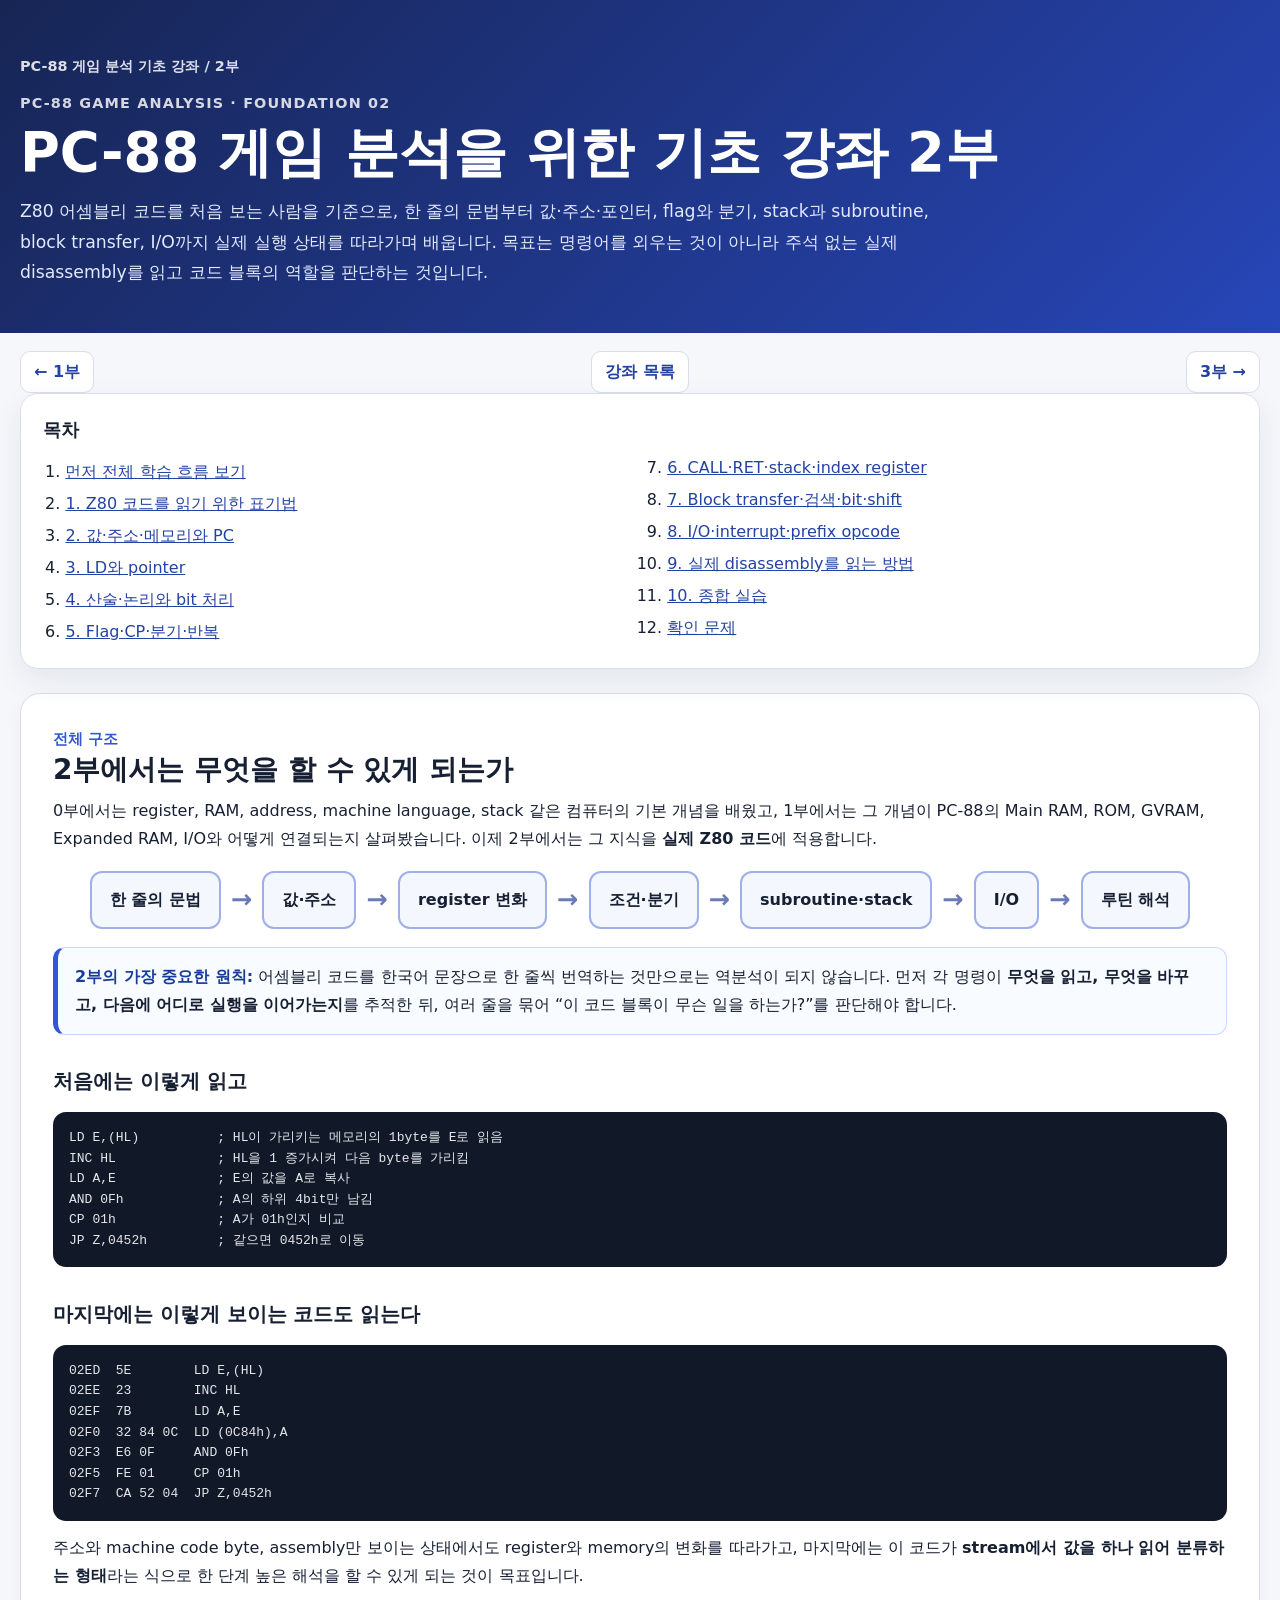
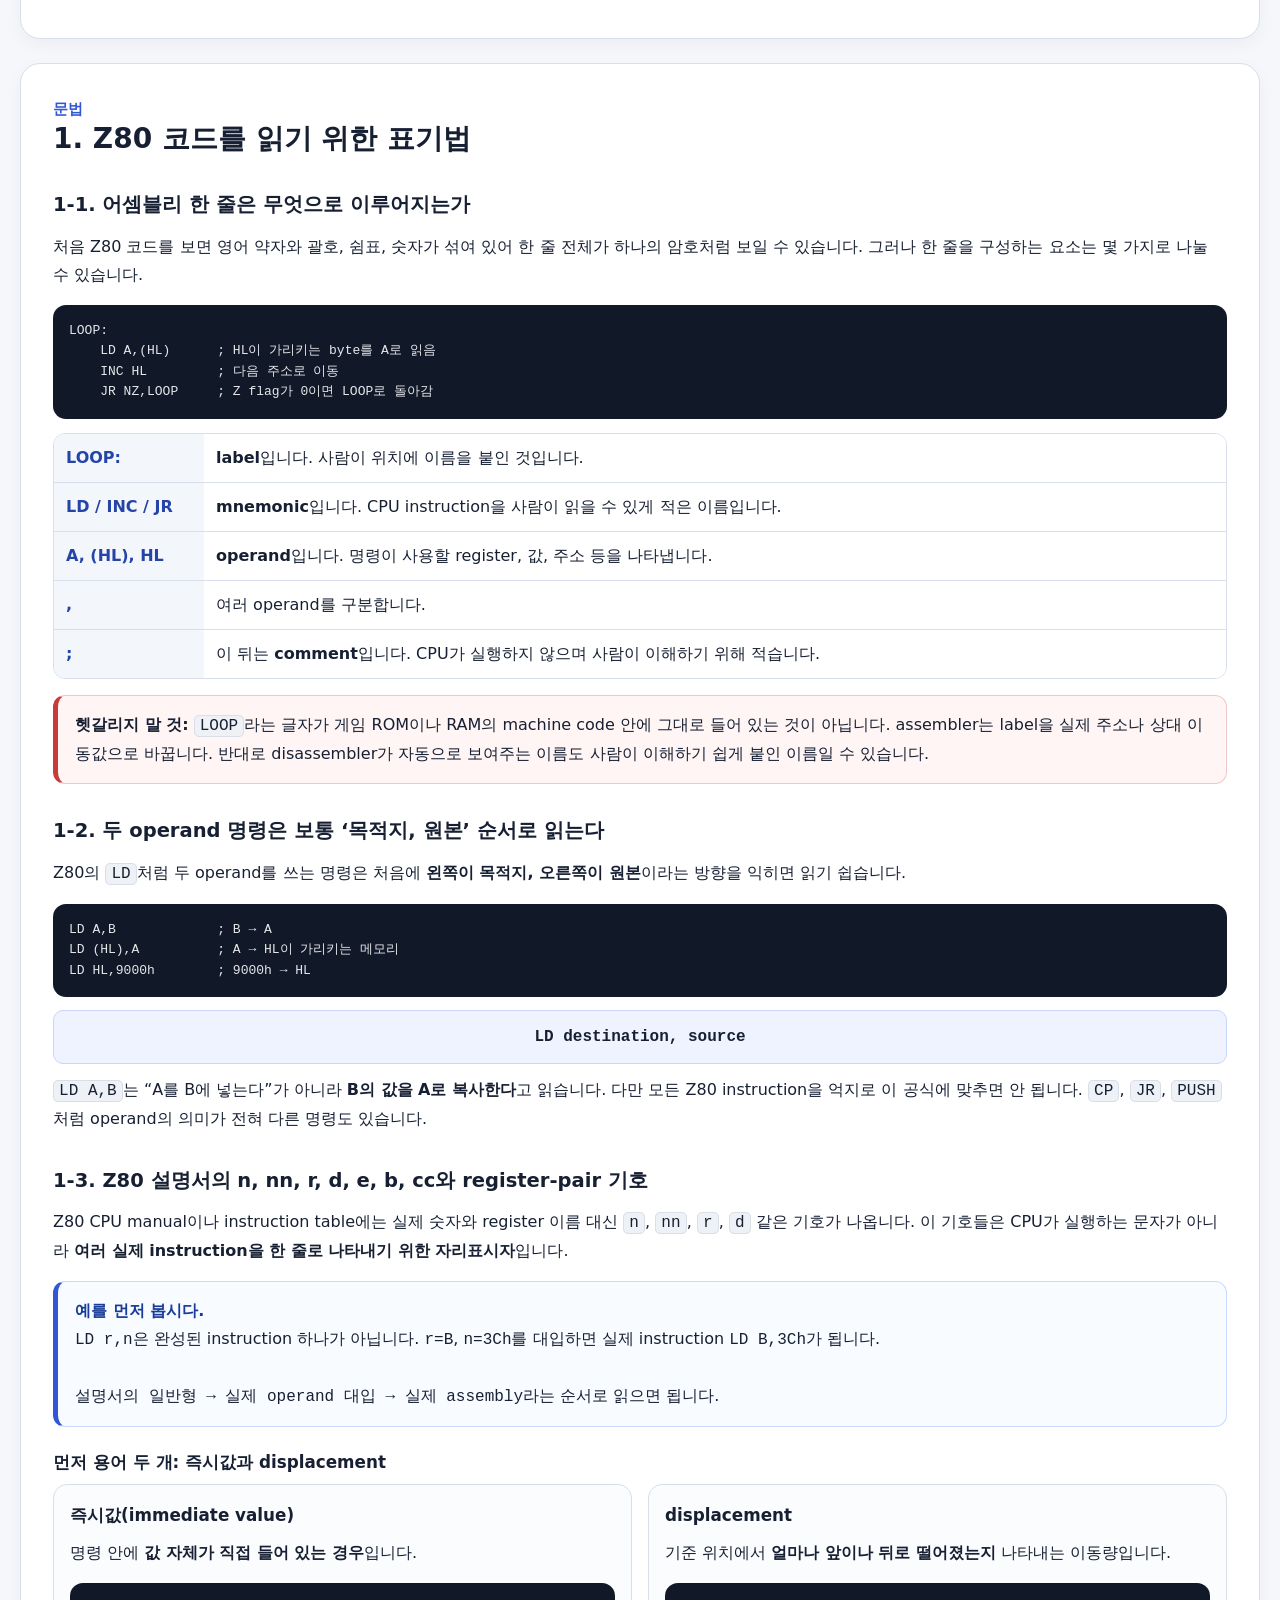
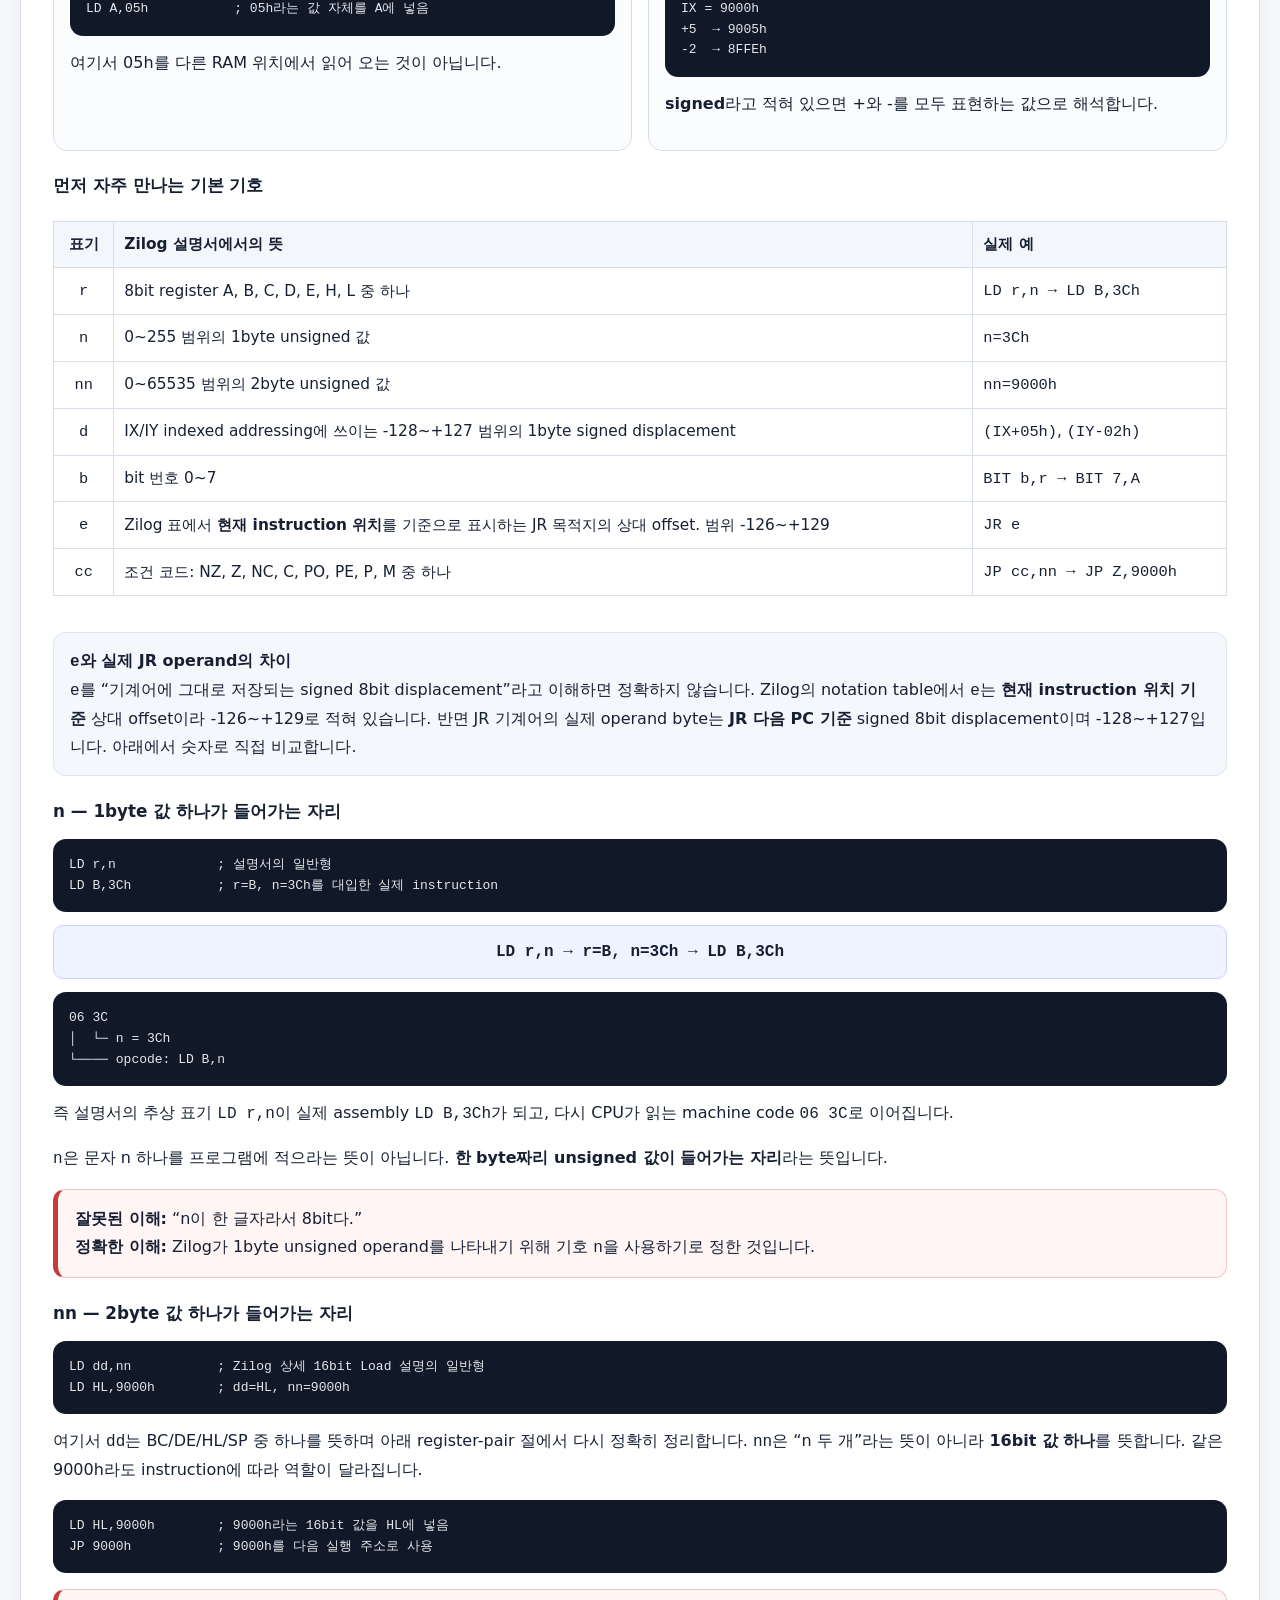
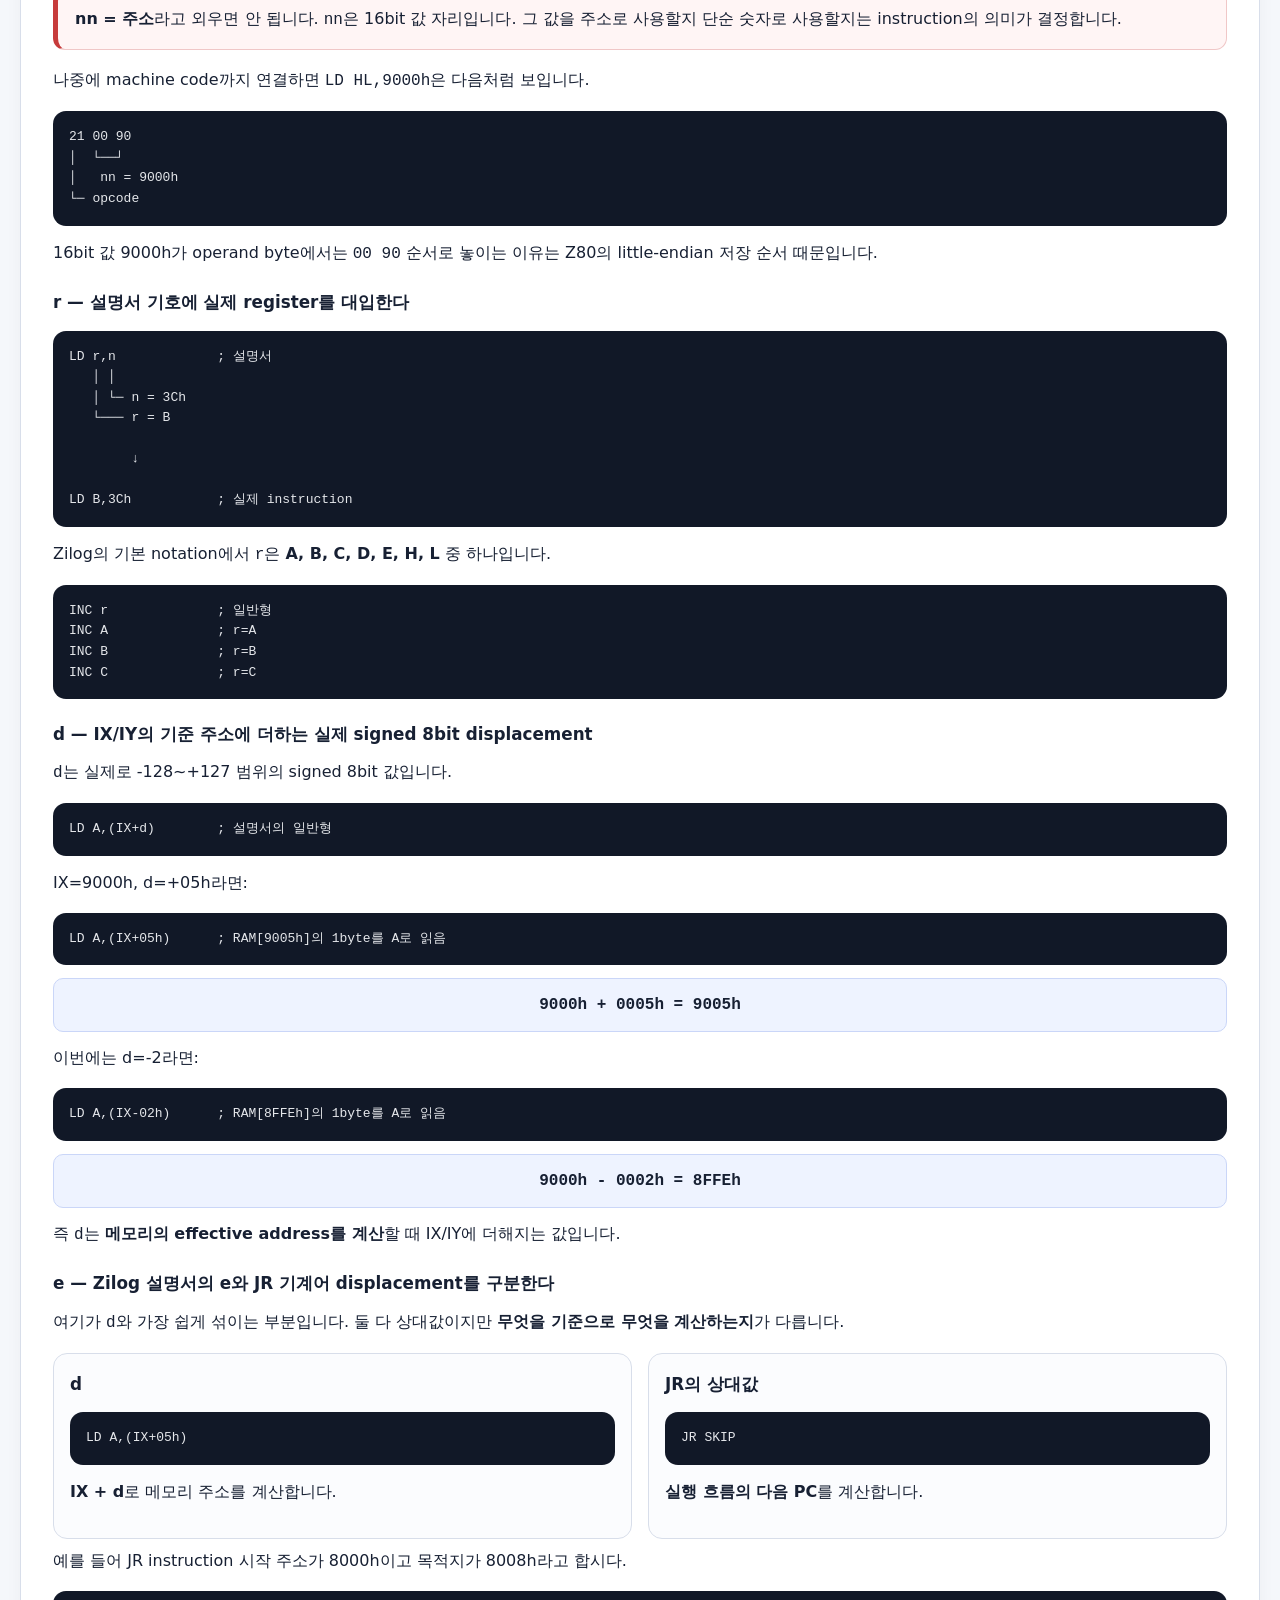
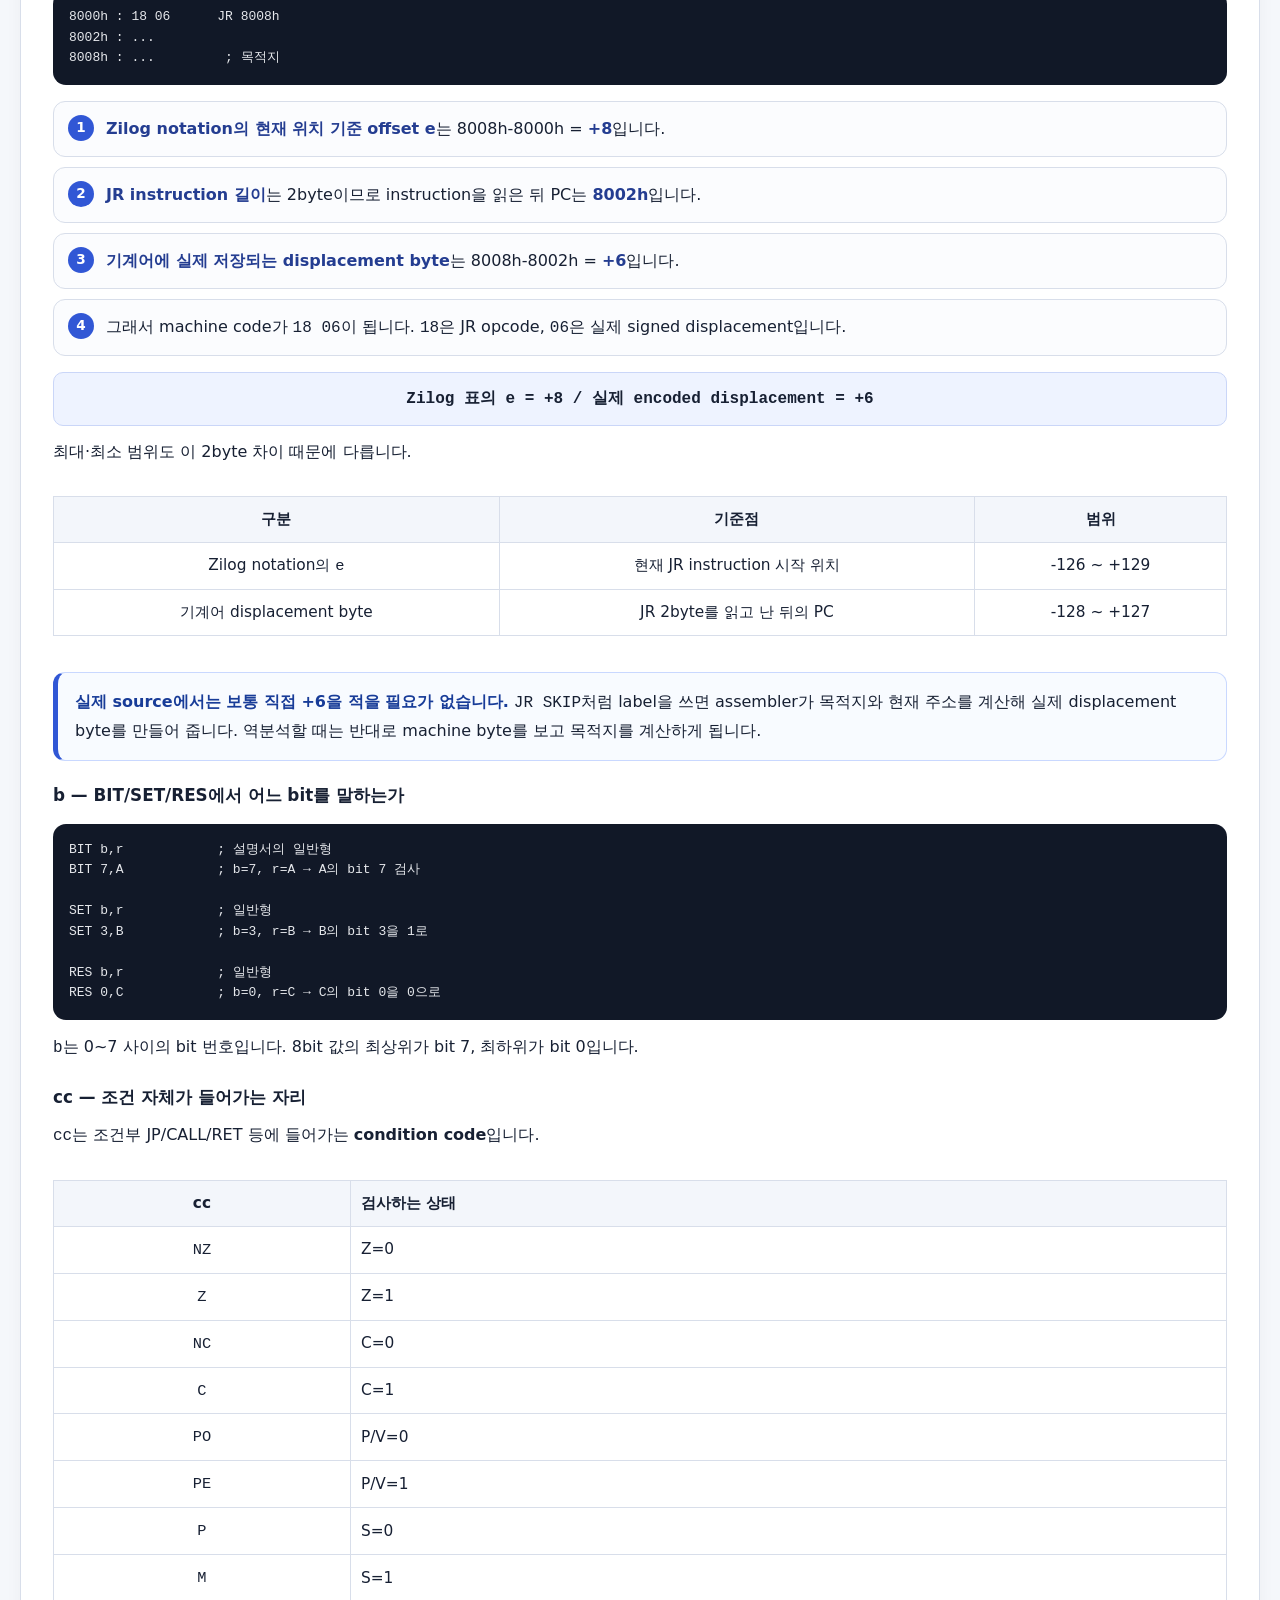
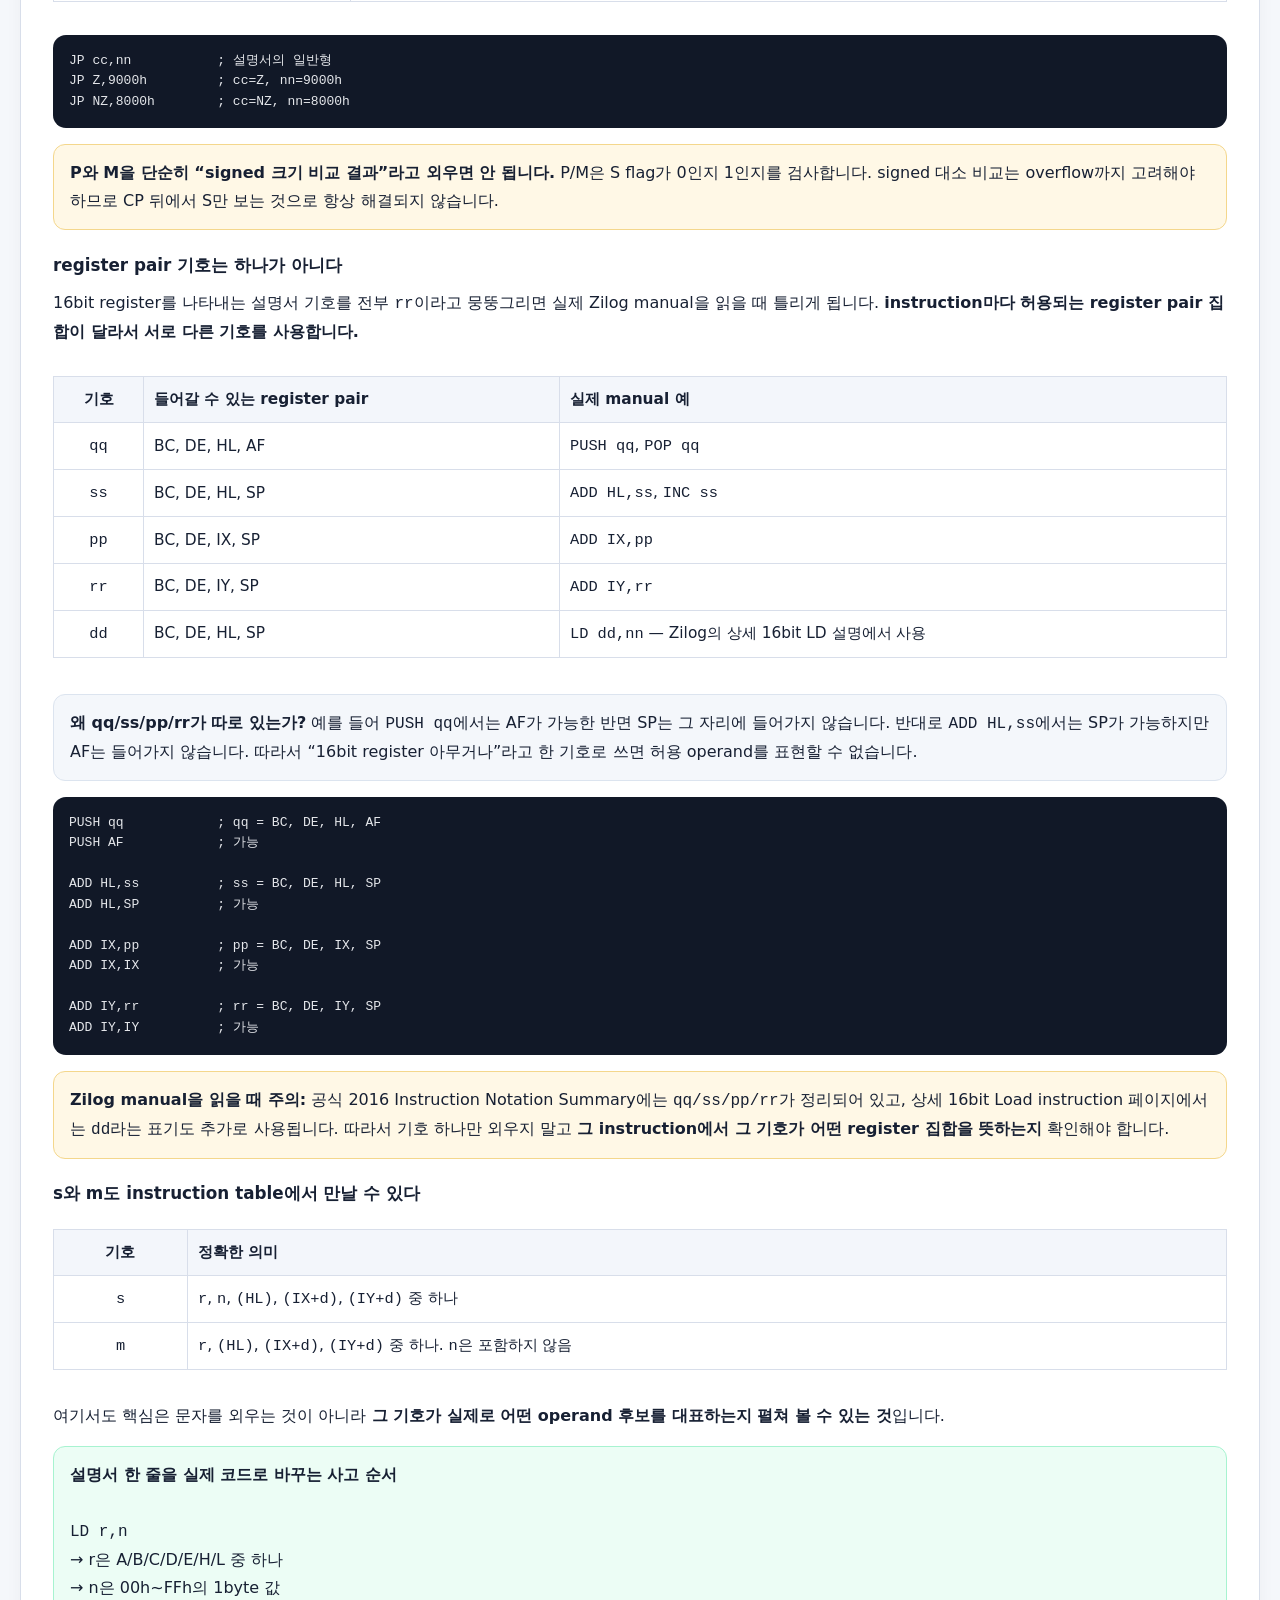
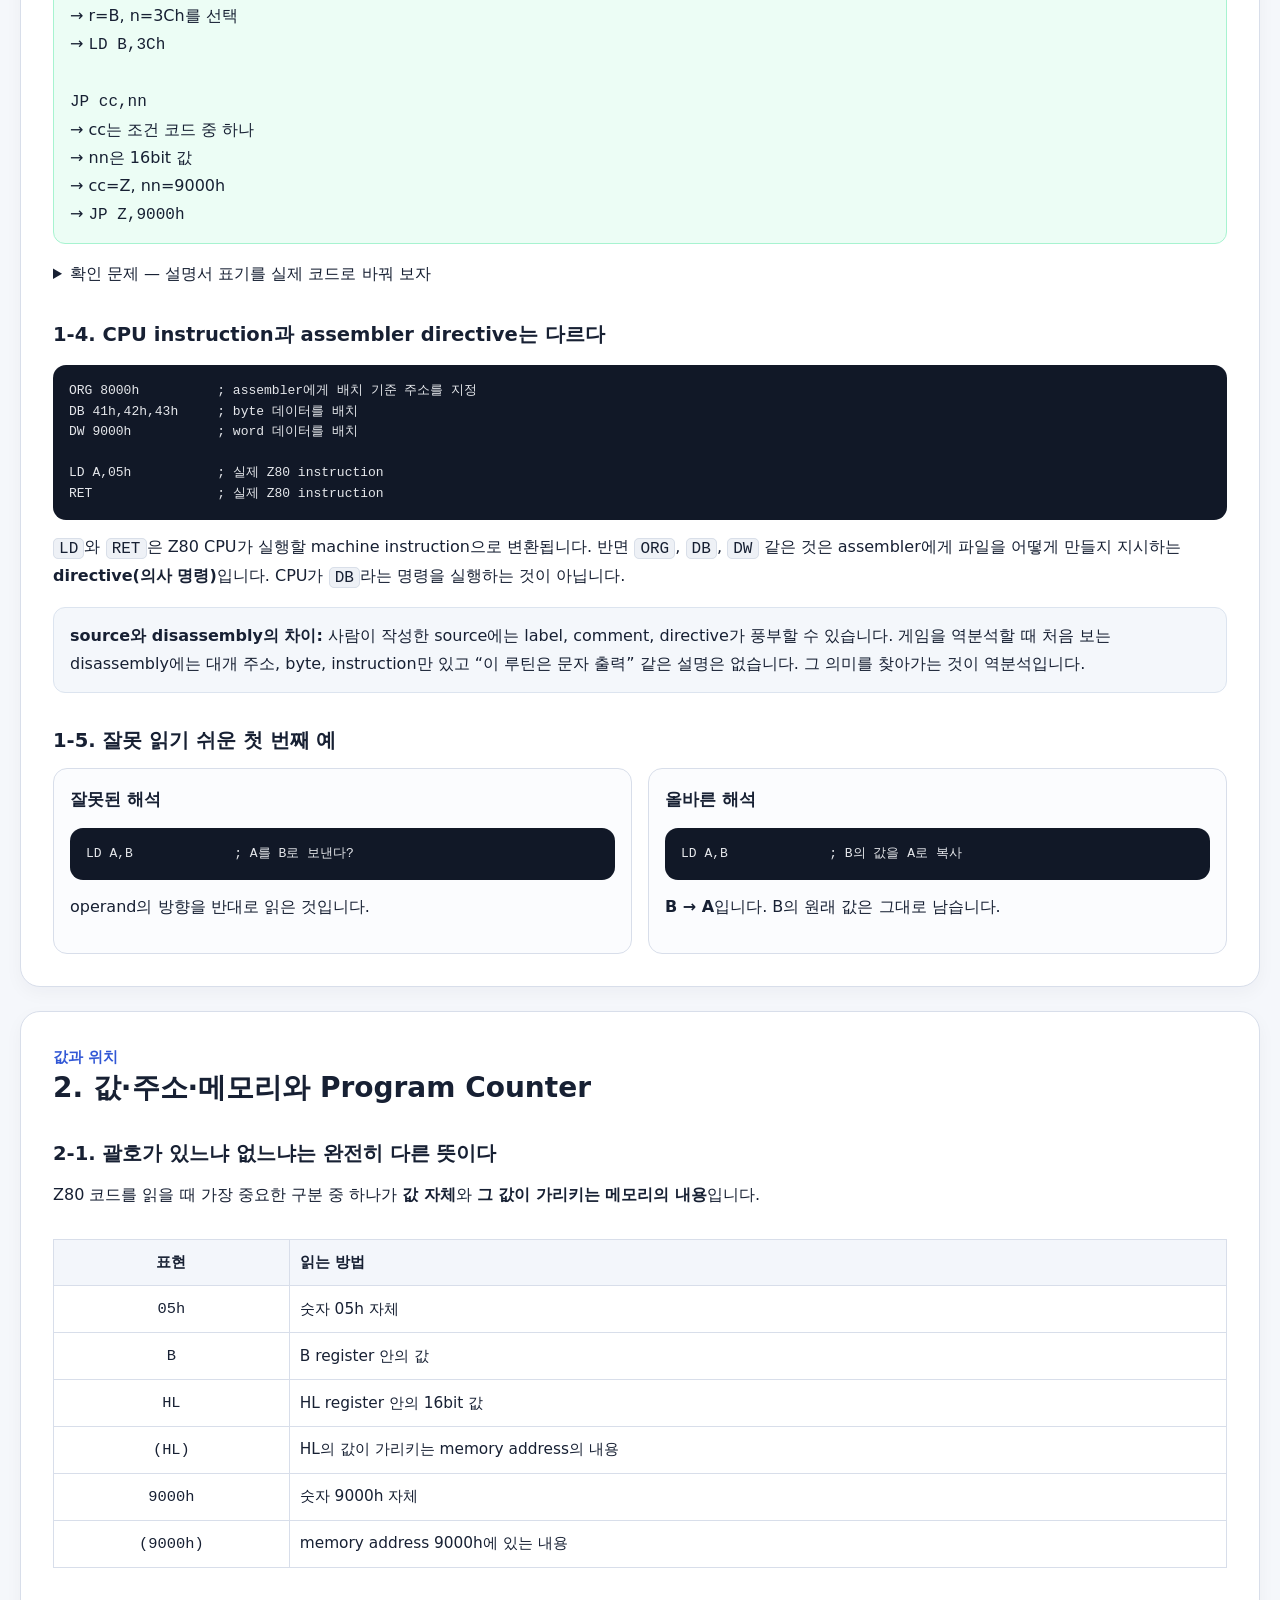
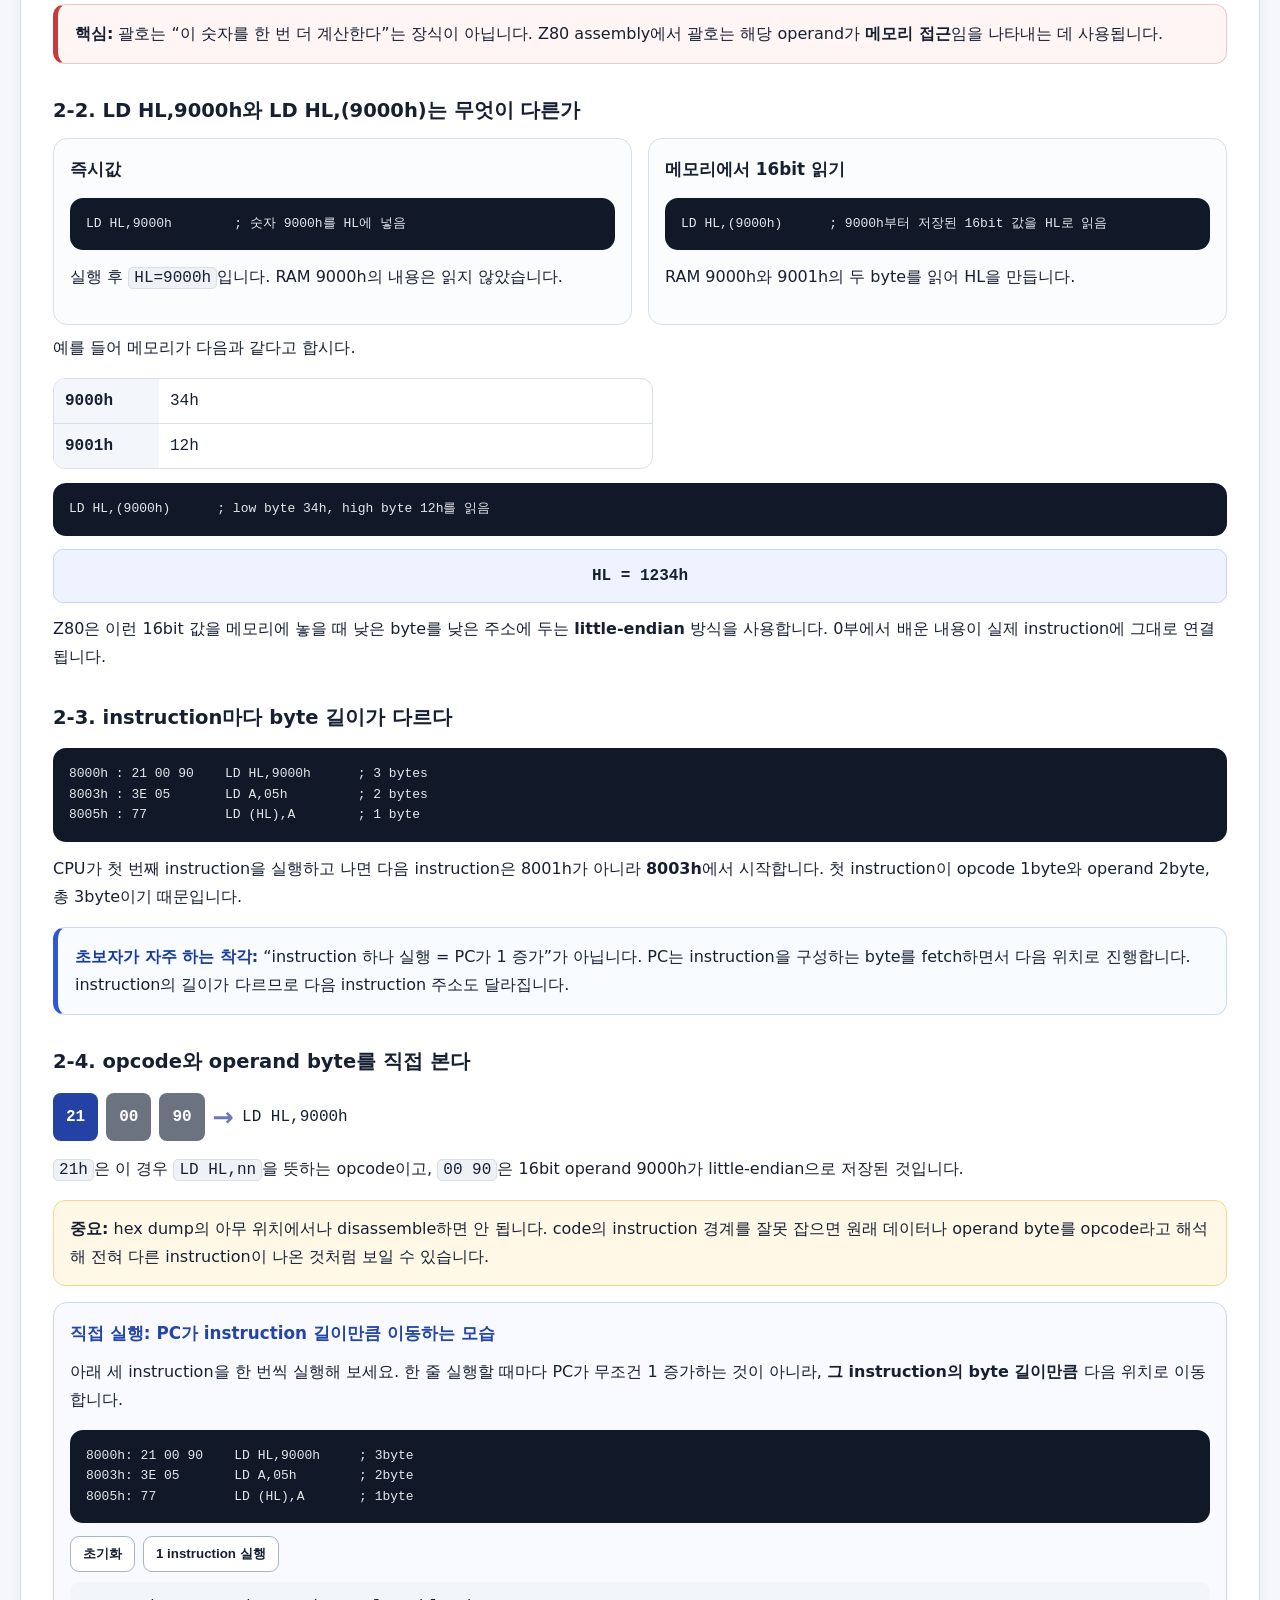
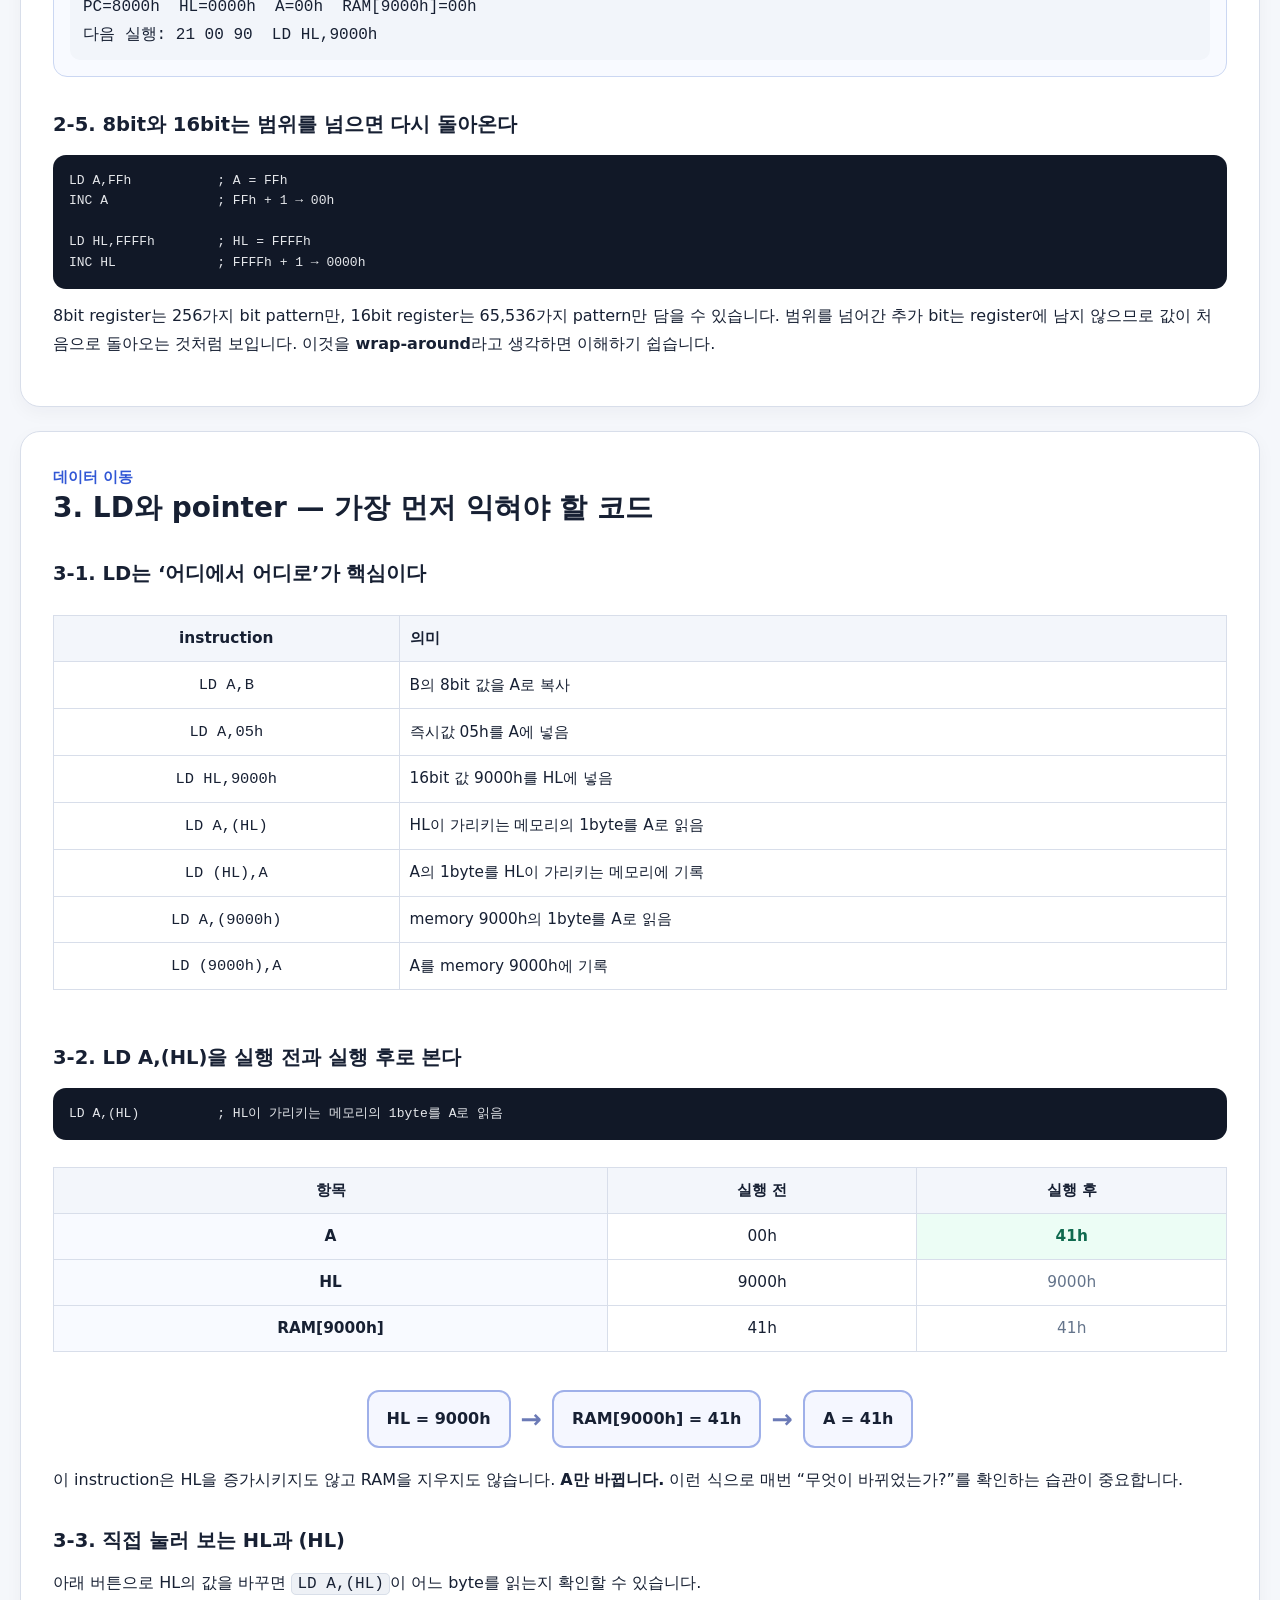
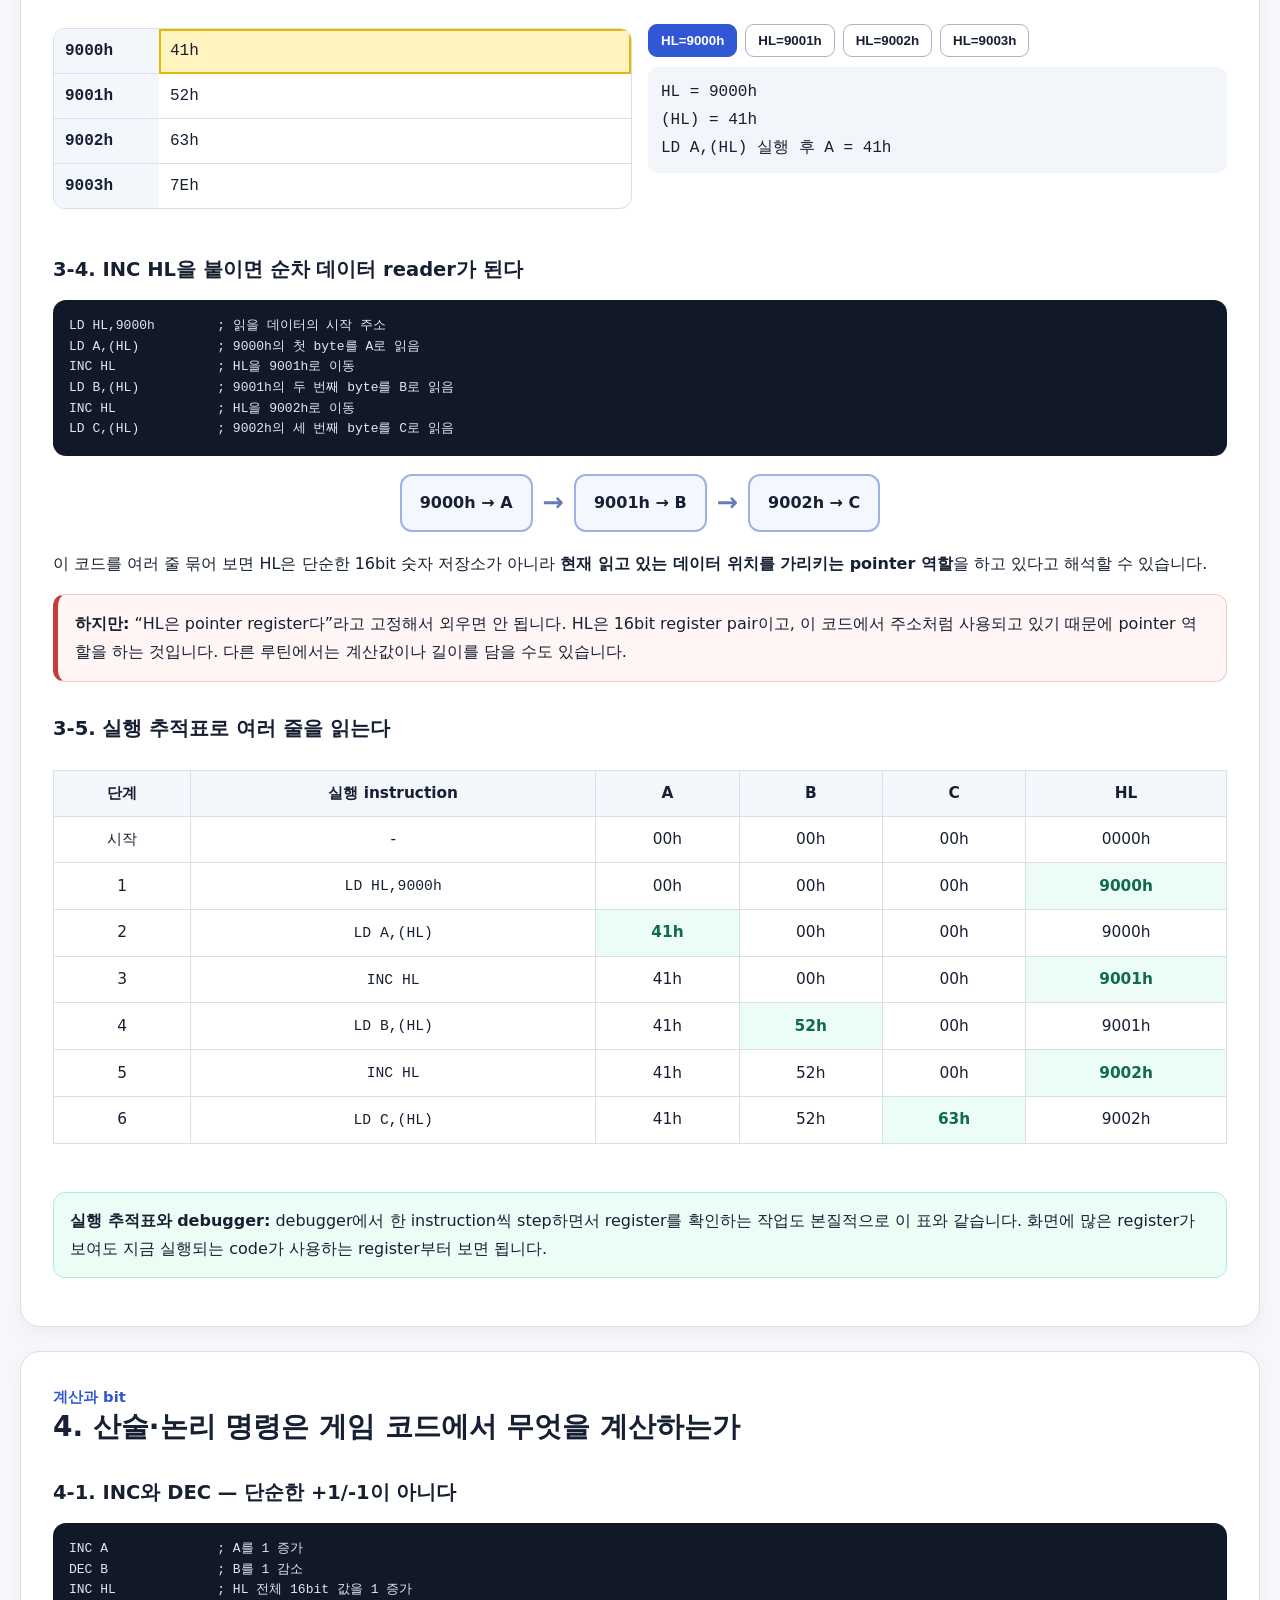
<file: course/02.html>
<!doctype html>
<html lang="ko">
<head>
<meta charset="utf-8"/>
<meta name="viewport" content="width=device-width, initial-scale=1"/>
<title>PC-88 게임 분석을 위한 기초 강좌 2부 — Z80 어셈블리 코드를 읽는 법</title>
<style>
:root{
  --bg:#f5f7fb;--paper:#fff;--ink:#172033;--muted:#5b6578;--line:#d8deea;
  --accent:#3157d5;--accent2:#2342a3;--soft:#eef3ff;--ok:#13795b;--warn:#9a6700;
  --code:#111827;--codeink:#e5e7eb;--shadow:0 12px 30px rgba(23,32,51,.08)
}
*{box-sizing:border-box}
html{scroll-behavior:smooth}
body{margin:0;background:var(--bg);color:var(--ink);font-family:system-ui,-apple-system,"Segoe UI","Noto Sans KR","Malgun Gothic",sans-serif;line-height:1.75}
a{color:var(--accent2)}
header{background:linear-gradient(135deg,#172554,#2746b8);color:#fff;padding:54px 20px 46px}
.header-inner{max-width:1080px;margin:auto}.crumb{font-size:.9rem;font-weight:800;opacity:.85;margin-bottom:12px}.crumb a{color:inherit;text-decoration:none}.crumb a:hover{text-decoration:underline}.eyebrow{font-size:.9rem;letter-spacing:.08em;font-weight:800;opacity:.82}
h1{font-size:clamp(2rem,5vw,3.4rem);line-height:1.13;margin:.35rem 0 .8rem}.lead{max-width:930px;font-size:1.08rem;color:#e3e9ff;margin:0}
.wrap{max-width:1080px;margin:0 auto;padding:24px 20px 80px}
nav.toc{background:var(--paper);border:1px solid var(--line);box-shadow:var(--shadow);border-radius:18px;padding:20px 22px;margin-top:-24px;position:relative}
nav.toc strong{display:block;margin-bottom:8px;font-size:1.15rem}nav.toc ol{margin:0;padding-left:1.4rem;columns:2;column-gap:2rem}nav.toc li{break-inside:avoid;margin:.25rem 0}
section{background:var(--paper);border:1px solid var(--line);border-radius:20px;padding:32px;margin-top:24px;box-shadow:0 6px 18px rgba(23,32,51,.04)}
h2{font-size:1.75rem;margin:0 0 8px;line-height:1.3}h3{font-size:1.22rem;margin:1.9rem 0 .65rem}h4{font-size:1.05rem;margin:1.3rem 0 .4rem}p{margin:.55rem 0 1rem}
.kicker{font-weight:800;color:var(--accent);font-size:.92rem}.term{font-weight:800;color:#183c98}.muted{color:var(--muted)}
.note,.warning,.pc88-note{padding:14px 16px;border-radius:12px;margin:16px 0}.note{background:#f4f7fb;border:1px solid #dce4ef}.warning{background:#fff8e6;border:1px solid #f4d78c}.pc88-note{background:#ecfdf5;border:1px solid #a7f3d0}
.beginner{background:#f8fbff;border:1px solid #c9d8ff;border-left:5px solid #3157d5;border-radius:12px;padding:15px 17px;margin:16px 0}.beginner b:first-child{color:#183c98}
.why{background:#fffdf3;border:1px solid #eadb9a;border-left:5px solid #c58a00;border-radius:12px;padding:15px 17px;margin:16px 0}
.misconception{background:#fff5f5;border:1px solid #f0c7c7;border-left:5px solid #c73b3b;border-radius:12px;padding:15px 17px;margin:16px 0}
code,kbd{font-family:ui-monospace,SFMono-Regular,Consolas,"Liberation Mono",monospace}.inline-code{background:#eef1f6;border:1px solid #d9dfe9;border-radius:5px;padding:.06rem .32rem;font-family:ui-monospace,SFMono-Regular,Consolas,monospace}
pre{background:var(--code);color:var(--codeink);padding:16px;border-radius:13px;overflow:auto;line-height:1.58;tab-size:4}
pre .cm{color:#a7f3d0} pre .op{color:#bfdbfe} pre .num{color:#fde68a}
table{width:100%;border-collapse:collapse;margin:14px 0 20px;font-size:.96rem}th,td{border:1px solid var(--line);padding:9px 10px;text-align:center}th{background:#f3f6fb}td.left,th.left{text-align:left}
.grid2{display:grid;grid-template-columns:repeat(2,minmax(0,1fr));gap:16px}.grid3{display:grid;grid-template-columns:repeat(3,minmax(0,1fr));gap:14px}.card{border:1px solid var(--line);border-radius:14px;padding:16px;background:#fbfcfe}.card h4{margin-top:0}
.flow{display:flex;align-items:center;justify-content:center;gap:10px;flex-wrap:wrap;margin:18px 0}.flow .box{border:2px solid #9fb0e9;background:#f5f7ff;border-radius:12px;padding:13px 18px;text-align:center;min-width:125px;font-weight:800}.arrow{font-size:1.6rem;color:#6b7ab6;font-weight:900}
.readout{font-family:ui-monospace,SFMono-Regular,Consolas,monospace;background:#f2f5fa;border-radius:10px;padding:11px 13px;margin-top:10px;white-space:pre-wrap}.controls{display:flex;gap:8px;flex-wrap:wrap;margin:10px 0}.btn{border:1px solid #a8b3c6;background:#fff;color:var(--ink);padding:8px 12px;border-radius:9px;font-weight:700;cursor:pointer}.btn.active{background:#3157d5;color:#fff;border-color:#3157d5}.btn.done{background:#13795b;color:#fff;border-color:#13795b}.btn:disabled{opacity:.5;cursor:not-allowed}.btn.active:disabled,.btn.done:disabled{opacity:1}
.step-list{counter-reset:steps;display:grid;gap:10px;margin:16px 0}.step{counter-increment:steps;border:1px solid var(--line);background:#fbfcfe;border-radius:12px;padding:13px 15px 13px 52px;position:relative}.step:before{content:counter(steps);position:absolute;left:14px;top:13px;width:26px;height:26px;border-radius:50%;display:grid;place-items:center;background:#3157d5;color:#fff;font-weight:900;font-size:.85rem}.step b{color:#243d91}
.keypoint{display:grid;grid-template-columns:repeat(3,minmax(0,1fr));gap:10px;margin:14px 0}.keypoint>div{border:1px solid var(--line);border-radius:12px;padding:13px;background:#fff}.keypoint b{display:block;color:#2444a8;margin-bottom:3px}
.formula{font-family:ui-monospace,SFMono-Regular,Consolas,monospace;font-weight:900;background:#eef3ff;border:1px solid #cad6f8;border-radius:10px;padding:12px 14px;text-align:center;margin:12px 0}
.glossary{display:grid;grid-template-columns:150px 1fr;border:1px solid var(--line);border-radius:12px;overflow:hidden;margin:14px 0}.glossary>div{padding:10px 12px;border-bottom:1px solid var(--line)}.glossary>div:nth-last-child(-n+2){border-bottom:0}.glossary .gterm{font-weight:900;background:#f3f6fb;color:#2444a8}.glossary .gdesc{background:#fff}
.state-table td:first-child{font-weight:800;background:#f8faff}.changed{background:#ecfdf5!important;font-weight:800;color:#0f6a4f}.unchanged{color:#64748b}
.code-anatomy{display:grid;grid-template-columns:150px 1fr;gap:0;border:1px solid var(--line);border-radius:12px;overflow:hidden;margin:14px 0}.code-anatomy>div{padding:10px 12px;border-bottom:1px solid var(--line)}.code-anatomy>div:nth-last-child(-n+2){border-bottom:0}.code-anatomy .label{font-weight:900;background:#f3f6fb;color:#2444a8}.code-anatomy .desc{background:#fff}
.memory{display:grid;grid-template-columns:105px 1fr;max-width:600px;border:1px solid var(--line);border-radius:12px;overflow:hidden;margin:14px 0}.memory div{padding:8px 11px;border-bottom:1px solid var(--line)}.memory div:nth-last-child(-n+2){border-bottom:0}.addr{font-family:ui-monospace,SFMono-Regular,Consolas,monospace;background:#f3f6fb;font-weight:800}.val{font-family:ui-monospace,SFMono-Regular,Consolas,monospace}.sel{background:#fff3bf!important;outline:2px solid #e6b800;outline-offset:-2px}
.flag-row{display:grid;grid-template-columns:repeat(8,1fr);gap:5px;margin:12px 0}.flag-bit{border:1px solid #aebbd8;border-radius:9px;padding:8px 4px;text-align:center;background:#f8faff;min-height:78px}.flag-bit b{display:block;color:#2444a8;font-size:1.05rem}.flag-bit small{display:block;color:var(--muted);line-height:1.25}.flag-bit.on{background:#eaf0ff;border-color:#3157d5}.flag-bit.fixed{background:#fff8e6}
.trace{overflow:auto}.trace table{min-width:720px}.trace td code{font-size:.92rem}
.compare{display:grid;grid-template-columns:1fr 70px 1fr;gap:12px;align-items:center;margin:16px 0}.compare .side{border:2px solid #a9b7df;border-radius:13px;padding:15px;background:#f7f9ff}.compare .middle{text-align:center;font-size:1.7rem;color:#6b7ab6;font-weight:900}
.stackmem{max-width:620px;margin:15px auto;border:1px solid var(--line);border-radius:12px;overflow:hidden}.stackrow{display:grid;grid-template-columns:110px 1fr 160px}.stackrow>div{padding:9px 12px;border-bottom:1px solid var(--line)}.stackrow:last-child>div{border-bottom:0}.stackrow .a{background:#f3f6fb;font-family:ui-monospace,SFMono-Regular,Consolas,monospace;font-weight:800}.stackrow .v{font-family:ui-monospace,SFMono-Regular,Consolas,monospace}.stackrow.hot{background:#fff8e6}
.byte-row{display:flex;gap:8px;flex-wrap:wrap;align-items:center;margin:14px 0}.byte{background:#111827;color:#fff;border-radius:8px;padding:10px 13px;font-family:ui-monospace,SFMono-Regular,Consolas,monospace;font-weight:800}.byte.opcode{background:#2342a3}.byte.operand{background:#6b7280}.byte.prefix{background:#7c3aed}
.quiz details{border:1px solid var(--line);border-radius:10px;padding:10px 13px;margin:9px 0;background:#fbfcfe}.quiz summary{cursor:pointer;font-weight:800}.answer{margin-top:8px;color:#334155}
footer{max-width:1080px;margin:0 auto 60px;padding:0 20px;color:var(--muted);font-size:.9rem}

.lab{border:1px solid #cbd7f2;background:#f8faff;border-radius:14px;padding:16px;margin:16px 0}.lab h4{margin:0 0 8px;color:#2444a8}.lab label{font-weight:800;margin-right:6px}.lab input,.lab select{font:inherit;border:1px solid #a8b3c6;border-radius:8px;background:#fff;padding:7px 9px;min-width:90px}.lab .row{display:flex;gap:10px;align-items:center;flex-wrap:wrap;margin:9px 0}.regboard{display:grid;grid-template-columns:repeat(4,minmax(0,1fr));gap:8px;margin:10px 0}.regbox{border:1px solid var(--line);border-radius:10px;background:#fff;padding:9px 10px;text-align:center}.regbox b{display:block;color:#2444a8}.bits{font-family:ui-monospace,SFMono-Regular,Consolas,monospace;letter-spacing:.08em;background:#111827;color:#e5e7eb;border-radius:9px;padding:9px 11px;display:inline-block}.path-taken{background:#ecfdf5;border-color:#86d7bd}.path-skip{background:#fff8e6;border-color:#e7c56f}.io-board{display:grid;grid-template-columns:1fr 1fr;gap:10px;margin:10px 0}.io-box{border:1px solid var(--line);border-radius:10px;background:#fff;padding:12px}.io-box b{display:block;color:#2444a8;margin-bottom:4px}.trace-line{border-left:4px solid #3157d5;background:#eef3ff;padding:9px 12px;border-radius:8px;margin:8px 0}.trace-line.done{border-left-color:#13795b;background:#ecfdf5}.trace-line.pending{opacity:.62}
@media(max-width:760px){nav.toc ol{columns:1}.grid2,.grid3,.compare{grid-template-columns:1fr}.grid2>*,.grid3>*,.compare>*,.card,.io-box,.regbox{min-width:0}.keypoint{grid-template-columns:1fr}.compare .middle{transform:rotate(90deg)}section{padding:23px 18px}.glossary,.code-anatomy{grid-template-columns:110px 1fr}.flag-row{grid-template-columns:repeat(4,1fr)}.stackrow{grid-template-columns:90px 1fr}.stackrow .desc{display:none}.regboard{grid-template-columns:repeat(2,minmax(0,1fr))}.io-board{grid-template-columns:1fr}h1,h2,h3,h4,.btn{word-break:keep-all;overflow-wrap:break-word}}
@media print{body{background:#fff}header{background:#fff;color:#000;padding:20px 0}.lead{color:#333}.wrap{padding:0}.toc,section{box-shadow:none;break-inside:avoid}button{display:none}.no-print{display:none}}
.course-nav{max-width:1080px;margin:18px auto 0;padding:0 20px;display:grid;grid-template-columns:1fr auto 1fr;align-items:center;gap:12px;font-weight:800}.course-nav-bottom{margin-top:28px;margin-bottom:24px}.course-nav a{padding:9px 13px;border:1px solid #d8deea;border-radius:10px;background:#fff;color:#2342a3;text-decoration:none;line-height:1.35}.course-nav a:hover{background:#eef3ff}.course-nav .course-prev{justify-self:start}.course-nav .course-index{justify-self:center}.course-nav .course-next{justify-self:end}.course-nav .nav-empty{visibility:hidden}@media(max-width:800px){.course-nav{padding:0 16px;gap:6px}.course-nav a{padding:8px 9px;font-size:.9rem}}
</style>
<link rel="stylesheet" href="../assets/course-responsive.css">
</head>
<body class="pc88-responsive">
<header>
<div class="header-inner">
<div class="crumb"><a href="../index.html">PC-88 게임 분석 기초 강좌</a> / 2부</div>
<div class="eyebrow">PC-88 GAME ANALYSIS · FOUNDATION 02</div>
<h1>PC-88 게임 분석을 위한 기초 강좌 2부</h1>
<p class="lead">Z80 어셈블리 코드를 처음 보는 사람을 기준으로, 한 줄의 문법부터 값·주소·포인터, flag와 분기, stack과 subroutine, block transfer, I/O까지 실제 실행 상태를 따라가며 배웁니다. 목표는 명령어를 외우는 것이 아니라 주석 없는 실제 disassembly를 읽고 코드 블록의 역할을 판단하는 것입니다.</p>
</div>
</header>
<nav class="course-nav course-nav-top" aria-label="강좌 이동">
<a class="course-prev" href="01.html">← 1부</a>
<a class="course-index" href="../index.html">강좌 목록</a>
<a class="course-next" href="03.html">3부 →</a>
</nav>
<main class="wrap">
<nav class="toc" aria-label="목차">
<strong>목차</strong>
<ol>
<li><a href="#map">먼저 전체 학습 흐름 보기</a></li>
<li><a href="#syntax">1. Z80 코드를 읽기 위한 표기법</a></li>
<li><a href="#address">2. 값·주소·메모리와 PC</a></li>
<li><a href="#load">3. LD와 pointer</a></li>
<li><a href="#math">4. 산술·논리와 bit 처리</a></li>
<li><a href="#branch">5. Flag·CP·분기·반복</a></li>
<li><a href="#stack">6. CALL·RET·stack·index register</a></li>
<li><a href="#block">7. Block transfer·검색·bit·shift</a></li>
<li><a href="#io">8. I/O·interrupt·prefix opcode</a></li>
<li><a href="#reverse">9. 실제 disassembly를 읽는 방법</a></li>
<li><a href="#practice">10. 종합 실습</a></li>
<li><a href="#quiz">확인 문제</a></li>
</ol>
</nav>

<section id="map">
<div class="kicker">전체 구조</div>
<h2>2부에서는 무엇을 할 수 있게 되는가</h2>
<p>0부에서는 register, RAM, address, machine language, stack 같은 컴퓨터의 기본 개념을 배웠고, 1부에서는 그 개념이 PC-88의 Main RAM, ROM, GVRAM, Expanded RAM, I/O와 어떻게 연결되는지 살펴봤습니다. 이제 2부에서는 그 지식을 <b>실제 Z80 코드</b>에 적용합니다.</p>
<div class="flow">
<div class="box">한 줄의 문법</div><div class="arrow">→</div>
<div class="box">값·주소</div><div class="arrow">→</div>
<div class="box">register 변화</div><div class="arrow">→</div>
<div class="box">조건·분기</div><div class="arrow">→</div>
<div class="box">subroutine·stack</div><div class="arrow">→</div>
<div class="box">I/O</div><div class="arrow">→</div>
<div class="box">루틴 해석</div>
</div>
<div class="beginner"><b>2부의 가장 중요한 원칙:</b> 어셈블리 코드를 한국어 문장으로 한 줄씩 번역하는 것만으로는 역분석이 되지 않습니다. 먼저 각 명령이 <b>무엇을 읽고, 무엇을 바꾸고, 다음에 어디로 실행을 이어가는지</b>를 추적한 뒤, 여러 줄을 묶어 “이 코드 블록이 무슨 일을 하는가?”를 판단해야 합니다.</div>
<h3>처음에는 이렇게 읽고</h3>
<pre>LD E,(HL)          ; HL이 가리키는 메모리의 1byte를 E로 읽음
INC HL             ; HL을 1 증가시켜 다음 byte를 가리킴
LD A,E             ; E의 값을 A로 복사
AND 0Fh            ; A의 하위 4bit만 남김
CP 01h             ; A가 01h인지 비교
JP Z,0452h         ; 같으면 0452h로 이동</pre>
<h3>마지막에는 이렇게 보이는 코드도 읽는다</h3>
<pre>02ED  5E        LD E,(HL)
02EE  23        INC HL
02EF  7B        LD A,E
02F0  32 84 0C  LD (0C84h),A
02F3  E6 0F     AND 0Fh
02F5  FE 01     CP 01h
02F7  CA 52 04  JP Z,0452h</pre>
<p>주소와 machine code byte, assembly만 보이는 상태에서도 register와 memory의 변화를 따라가고, 마지막에는 이 코드가 <b>stream에서 값을 하나 읽어 분류하는 형태</b>라는 식으로 한 단계 높은 해석을 할 수 있게 되는 것이 목표입니다.</p>
</section>

<section id="syntax">
<div class="kicker">문법</div>
<h2>1. Z80 코드를 읽기 위한 표기법</h2>
<h3>1-1. 어셈블리 한 줄은 무엇으로 이루어지는가</h3>
<p>처음 Z80 코드를 보면 영어 약자와 괄호, 쉼표, 숫자가 섞여 있어 한 줄 전체가 하나의 암호처럼 보일 수 있습니다. 그러나 한 줄을 구성하는 요소는 몇 가지로 나눌 수 있습니다.</p>
<pre>LOOP:
    LD A,(HL)      ; HL이 가리키는 byte를 A로 읽음
    INC HL         ; 다음 주소로 이동
    JR NZ,LOOP     ; Z flag가 0이면 LOOP로 돌아감</pre>
<div class="code-anatomy">
<div class="label">LOOP:</div><div class="desc"><b>label</b>입니다. 사람이 위치에 이름을 붙인 것입니다.</div>
<div class="label">LD / INC / JR</div><div class="desc"><b>mnemonic</b>입니다. CPU instruction을 사람이 읽을 수 있게 적은 이름입니다.</div>
<div class="label">A, (HL), HL</div><div class="desc"><b>operand</b>입니다. 명령이 사용할 register, 값, 주소 등을 나타냅니다.</div>
<div class="label">,</div><div class="desc">여러 operand를 구분합니다.</div>
<div class="label">;</div><div class="desc">이 뒤는 <b>comment</b>입니다. CPU가 실행하지 않으며 사람이 이해하기 위해 적습니다.</div>
</div>
<div class="misconception"><b>헷갈리지 말 것:</b> <span class="inline-code">LOOP</span>라는 글자가 게임 ROM이나 RAM의 machine code 안에 그대로 들어 있는 것이 아닙니다. assembler는 label을 실제 주소나 상대 이동값으로 바꿉니다. 반대로 disassembler가 자동으로 보여주는 이름도 사람이 이해하기 쉽게 붙인 이름일 수 있습니다.</div>

<h3>1-2. 두 operand 명령은 보통 ‘목적지, 원본’ 순서로 읽는다</h3>
<p>Z80의 <span class="inline-code">LD</span>처럼 두 operand를 쓰는 명령은 처음에 <b>왼쪽이 목적지, 오른쪽이 원본</b>이라는 방향을 익히면 읽기 쉽습니다.</p>
<pre>LD A,B             ; B → A
LD (HL),A          ; A → HL이 가리키는 메모리
LD HL,9000h        ; 9000h → HL</pre>
<div class="formula">LD destination, source</div>
<p><span class="inline-code">LD A,B</span>는 “A를 B에 넣는다”가 아니라 <b>B의 값을 A로 복사한다</b>고 읽습니다. 다만 모든 Z80 instruction을 억지로 이 공식에 맞추면 안 됩니다. <span class="inline-code">CP</span>, <span class="inline-code">JR</span>, <span class="inline-code">PUSH</span>처럼 operand의 의미가 전혀 다른 명령도 있습니다.</p>

<h3>1-3. Z80 설명서의 n, nn, r, d, e, b, cc와 register-pair 기호</h3>
<p>Z80 CPU manual이나 instruction table에는 실제 숫자와 register 이름 대신 <span class="inline-code">n</span>, <span class="inline-code">nn</span>, <span class="inline-code">r</span>, <span class="inline-code">d</span> 같은 기호가 나옵니다. 이 기호들은 CPU가 실행하는 문자가 아니라 <b>여러 실제 instruction을 한 줄로 나타내기 위한 자리표시자</b>입니다.</p>
<div class="beginner"><b>예를 먼저 봅시다.</b><br/><code>LD r,n</code>은 완성된 instruction 하나가 아닙니다. <code>r=B</code>, <code>n=3Ch</code>를 대입하면 실제 instruction <code>LD B,3Ch</code>가 됩니다.<br/><br/><code>설명서의 일반형 → 실제 operand 대입 → 실제 assembly</code>라는 순서로 읽으면 됩니다.</div>

<h4>먼저 용어 두 개: 즉시값과 displacement</h4>
<div class="grid2">
<div class="card"><h4>즉시값(immediate value)</h4><p>명령 안에 <b>값 자체가 직접 들어 있는 경우</b>입니다.</p><pre>LD A,05h           ; 05h라는 값 자체를 A에 넣음</pre><p>여기서 05h를 다른 RAM 위치에서 읽어 오는 것이 아닙니다.</p></div>
<div class="card"><h4>displacement</h4><p>기준 위치에서 <b>얼마나 앞이나 뒤로 떨어졌는지</b> 나타내는 이동량입니다.</p><pre>IX = 9000h
+5  → 9005h
-2  → 8FFEh</pre><p><b>signed</b>라고 적혀 있으면 +와 -를 모두 표현하는 값으로 해석합니다.</p></div>
</div>

<h4>먼저 자주 만나는 기본 기호</h4>
<div class="course-table-scroll"><table><thead><tr><th>표기</th><th class="left">Zilog 설명서에서의 뜻</th><th class="left">실제 예</th></tr></thead><tbody>
<tr><td><code>r</code></td><td class="left">8bit register A, B, C, D, E, H, L 중 하나</td><td class="left"><code>LD r,n → LD B,3Ch</code></td></tr>
<tr><td><code>n</code></td><td class="left">0~255 범위의 1byte unsigned 값</td><td class="left"><code>n=3Ch</code></td></tr>
<tr><td><code>nn</code></td><td class="left">0~65535 범위의 2byte unsigned 값</td><td class="left"><code>nn=9000h</code></td></tr>
<tr><td><code>d</code></td><td class="left">IX/IY indexed addressing에 쓰이는 -128~+127 범위의 1byte signed displacement</td><td class="left"><code>(IX+05h)</code>, <code>(IY-02h)</code></td></tr>
<tr><td><code>b</code></td><td class="left">bit 번호 0~7</td><td class="left"><code>BIT b,r → BIT 7,A</code></td></tr>
<tr><td><code>e</code></td><td class="left">Zilog 표에서 <b>현재 instruction 위치</b>를 기준으로 표시하는 JR 목적지의 상대 offset. 범위 -126~+129</td><td class="left"><code>JR e</code></td></tr>
<tr><td><code>cc</code></td><td class="left">조건 코드: NZ, Z, NC, C, PO, PE, P, M 중 하나</td><td class="left"><code>JP cc,nn → JP Z,9000h</code></td></tr>
</tbody></table></div>
<div class="note"><b><code>e</code>와 실제 JR operand의 차이</b><br/><code>e</code>를 “기계어에 그대로 저장되는 signed 8bit displacement”라고 이해하면 정확하지 않습니다. Zilog의 notation table에서 <code>e</code>는 <b>현재 instruction 위치 기준</b> 상대 offset이라 -126~+129로 적혀 있습니다. 반면 JR 기계어의 실제 operand byte는 <b>JR 다음 PC 기준</b> signed 8bit displacement이며 -128~+127입니다. 아래에서 숫자로 직접 비교합니다.</div>

<h4>n — 1byte 값 하나가 들어가는 자리</h4>
<pre>LD r,n             ; 설명서의 일반형
LD B,3Ch           ; r=B, n=3Ch를 대입한 실제 instruction</pre>
<div class="formula">LD r,n → r=B, n=3Ch → LD B,3Ch</div>
<pre>06 3C
│  └─ n = 3Ch
└──── opcode: LD B,n</pre>
<p>즉 설명서의 추상 표기 <code>LD r,n</code>이 실제 assembly <code>LD B,3Ch</code>가 되고, 다시 CPU가 읽는 machine code <code>06 3C</code>로 이어집니다.</p>
<p><code>n</code>은 문자 n 하나를 프로그램에 적으라는 뜻이 아닙니다. <b>한 byte짜리 unsigned 값이 들어가는 자리</b>라는 뜻입니다.</p>
<div class="misconception"><b>잘못된 이해:</b> “n이 한 글자라서 8bit다.”<br/><b>정확한 이해:</b> Zilog가 1byte unsigned operand를 나타내기 위해 기호 <code>n</code>을 사용하기로 정한 것입니다.</div>

<h4>nn — 2byte 값 하나가 들어가는 자리</h4>
<pre>LD dd,nn           ; Zilog 상세 16bit Load 설명의 일반형
LD HL,9000h        ; dd=HL, nn=9000h</pre>
<p>여기서 <code>dd</code>는 BC/DE/HL/SP 중 하나를 뜻하며 아래 register-pair 절에서 다시 정확히 정리합니다. <code>nn</code>은 “n 두 개”라는 뜻이 아니라 <b>16bit 값 하나</b>를 뜻합니다. 같은 9000h라도 instruction에 따라 역할이 달라집니다.</p>
<pre>LD HL,9000h        ; 9000h라는 16bit 값을 HL에 넣음
JP 9000h           ; 9000h를 다음 실행 주소로 사용</pre>
<div class="misconception"><b>nn = 주소</b>라고 외우면 안 됩니다. <code>nn</code>은 16bit 값 자리입니다. 그 값을 주소로 사용할지 단순 숫자로 사용할지는 instruction의 의미가 결정합니다.</div>
<p>나중에 machine code까지 연결하면 <code>LD HL,9000h</code>은 다음처럼 보입니다.</p>
<pre>21 00 90
│  └──┘
│   nn = 9000h
└─ opcode</pre>
<p>16bit 값 9000h가 operand byte에서는 <code>00 90</code> 순서로 놓이는 이유는 Z80의 little-endian 저장 순서 때문입니다.</p>

<h4>r — 설명서 기호에 실제 register를 대입한다</h4>
<pre>LD r,n             ; 설명서
   │ │
   │ └─ n = 3Ch
   └─── r = B

        ↓

LD B,3Ch           ; 실제 instruction</pre>
<p>Zilog의 기본 notation에서 <code>r</code>은 <b>A, B, C, D, E, H, L</b> 중 하나입니다.</p>
<pre>INC r              ; 일반형
INC A              ; r=A
INC B              ; r=B
INC C              ; r=C</pre>

<h4>d — IX/IY의 기준 주소에 더하는 실제 signed 8bit displacement</h4>
<p><code>d</code>는 실제로 -128~+127 범위의 signed 8bit 값입니다.</p>
<pre>LD A,(IX+d)        ; 설명서의 일반형</pre>
<p>IX=9000h, d=+05h라면:</p>
<pre>LD A,(IX+05h)      ; RAM[9005h]의 1byte를 A로 읽음</pre>
<div class="formula">9000h + 0005h = 9005h</div>
<p>이번에는 d=-2라면:</p>
<pre>LD A,(IX-02h)      ; RAM[8FFEh]의 1byte를 A로 읽음</pre>
<div class="formula">9000h - 0002h = 8FFEh</div>
<p>즉 <code>d</code>는 <b>메모리의 effective address를 계산</b>할 때 IX/IY에 더해지는 값입니다.</p>

<h4>e — Zilog 설명서의 e와 JR 기계어 displacement를 구분한다</h4>
<p>여기가 <code>d</code>와 가장 쉽게 섞이는 부분입니다. 둘 다 상대값이지만 <b>무엇을 기준으로 무엇을 계산하는지</b>가 다릅니다.</p>
<div class="grid2">
<div class="card"><h4>d</h4><pre>LD A,(IX+05h)</pre><p><b>IX + d</b>로 메모리 주소를 계산합니다.</p></div>
<div class="card"><h4>JR의 상대값</h4><pre>JR SKIP</pre><p><b>실행 흐름의 다음 PC</b>를 계산합니다.</p></div>
</div>
<p>예를 들어 JR instruction 시작 주소가 8000h이고 목적지가 8008h라고 합시다.</p>
<pre>8000h : 18 06      JR 8008h
8002h : ...
8008h : ...         ; 목적지</pre>
<div class="step-list">
<div class="step"><b>Zilog notation의 현재 위치 기준 offset e</b>는 8008h-8000h = <b>+8</b>입니다.</div>
<div class="step"><b>JR instruction 길이</b>는 2byte이므로 instruction을 읽은 뒤 PC는 <b>8002h</b>입니다.</div>
<div class="step"><b>기계어에 실제 저장되는 displacement byte</b>는 8008h-8002h = <b>+6</b>입니다.</div>
<div class="step">그래서 machine code가 <code>18 06</code>이 됩니다. <code>18</code>은 JR opcode, <code>06</code>은 실제 signed displacement입니다.</div>
</div>
<div class="formula">Zilog 표의 e = +8 / 실제 encoded displacement = +6</div>
<p>최대·최소 범위도 이 2byte 차이 때문에 다릅니다.</p>
<div class="course-table-scroll"><table><thead><tr><th>구분</th><th>기준점</th><th>범위</th></tr></thead><tbody>
<tr><td>Zilog notation의 <code>e</code></td><td>현재 JR instruction 시작 위치</td><td>-126 ~ +129</td></tr>
<tr><td>기계어 displacement byte</td><td>JR 2byte를 읽고 난 뒤의 PC</td><td>-128 ~ +127</td></tr>
</tbody></table></div>
<div class="beginner"><b>실제 source에서는 보통 직접 +6을 적을 필요가 없습니다.</b> <code>JR SKIP</code>처럼 label을 쓰면 assembler가 목적지와 현재 주소를 계산해 실제 displacement byte를 만들어 줍니다. 역분석할 때는 반대로 machine byte를 보고 목적지를 계산하게 됩니다.</div>

<h4>b — BIT/SET/RES에서 어느 bit를 말하는가</h4>
<pre>BIT b,r            ; 설명서의 일반형
BIT 7,A            ; b=7, r=A → A의 bit 7 검사

SET b,r            ; 일반형
SET 3,B            ; b=3, r=B → B의 bit 3을 1로

RES b,r            ; 일반형
RES 0,C            ; b=0, r=C → C의 bit 0을 0으로</pre>
<p><code>b</code>는 0~7 사이의 bit 번호입니다. 8bit 값의 최상위가 bit 7, 최하위가 bit 0입니다.</p>

<h4>cc — 조건 자체가 들어가는 자리</h4>
<p><code>cc</code>는 조건부 JP/CALL/RET 등에 들어가는 <b>condition code</b>입니다.</p>
<div class="course-table-scroll"><table><thead><tr><th>cc</th><th class="left">검사하는 상태</th></tr></thead><tbody>
<tr><td><code>NZ</code></td><td class="left">Z=0</td></tr>
<tr><td><code>Z</code></td><td class="left">Z=1</td></tr>
<tr><td><code>NC</code></td><td class="left">C=0</td></tr>
<tr><td><code>C</code></td><td class="left">C=1</td></tr>
<tr><td><code>PO</code></td><td class="left">P/V=0</td></tr>
<tr><td><code>PE</code></td><td class="left">P/V=1</td></tr>
<tr><td><code>P</code></td><td class="left">S=0</td></tr>
<tr><td><code>M</code></td><td class="left">S=1</td></tr>
</tbody></table></div>
<pre>JP cc,nn           ; 설명서의 일반형
JP Z,9000h         ; cc=Z, nn=9000h
JP NZ,8000h        ; cc=NZ, nn=8000h</pre>
<div class="warning"><b>P와 M을 단순히 “signed 크기 비교 결과”라고 외우면 안 됩니다.</b> P/M은 S flag가 0인지 1인지를 검사합니다. signed 대소 비교는 overflow까지 고려해야 하므로 CP 뒤에서 S만 보는 것으로 항상 해결되지 않습니다.</div>

<h4>register pair 기호는 하나가 아니다</h4>
<p>16bit register를 나타내는 설명서 기호를 전부 <code>rr</code>이라고 뭉뚱그리면 실제 Zilog manual을 읽을 때 틀리게 됩니다. <b>instruction마다 허용되는 register pair 집합이 달라서 서로 다른 기호를 사용합니다.</b></p>
<div class="course-table-scroll"><table><thead><tr><th>기호</th><th class="left">들어갈 수 있는 register pair</th><th class="left">실제 manual 예</th></tr></thead><tbody>
<tr><td><code>qq</code></td><td class="left">BC, DE, HL, AF</td><td class="left"><code>PUSH qq</code>, <code>POP qq</code></td></tr>
<tr><td><code>ss</code></td><td class="left">BC, DE, HL, SP</td><td class="left"><code>ADD HL,ss</code>, <code>INC ss</code></td></tr>
<tr><td><code>pp</code></td><td class="left">BC, DE, IX, SP</td><td class="left"><code>ADD IX,pp</code></td></tr>
<tr><td><code>rr</code></td><td class="left">BC, DE, IY, SP</td><td class="left"><code>ADD IY,rr</code></td></tr>
<tr><td><code>dd</code></td><td class="left">BC, DE, HL, SP</td><td class="left"><code>LD dd,nn</code> — Zilog의 상세 16bit LD 설명에서 사용</td></tr>
</tbody></table></div>
<div class="note"><b>왜 qq/ss/pp/rr가 따로 있는가?</b> 예를 들어 <code>PUSH qq</code>에서는 AF가 가능한 반면 SP는 그 자리에 들어가지 않습니다. 반대로 <code>ADD HL,ss</code>에서는 SP가 가능하지만 AF는 들어가지 않습니다. 따라서 “16bit register 아무거나”라고 한 기호로 쓰면 허용 operand를 표현할 수 없습니다.</div>
<pre>PUSH qq            ; qq = BC, DE, HL, AF
PUSH AF            ; 가능

ADD HL,ss          ; ss = BC, DE, HL, SP
ADD HL,SP          ; 가능

ADD IX,pp          ; pp = BC, DE, IX, SP
ADD IX,IX          ; 가능

ADD IY,rr          ; rr = BC, DE, IY, SP
ADD IY,IY          ; 가능</pre>
<div class="warning"><b>Zilog manual을 읽을 때 주의:</b> 공식 2016 Instruction Notation Summary에는 <code>qq/ss/pp/rr</code>가 정리되어 있고, 상세 16bit Load instruction 페이지에서는 <code>dd</code>라는 표기도 추가로 사용됩니다. 따라서 기호 하나만 외우지 말고 <b>그 instruction에서 그 기호가 어떤 register 집합을 뜻하는지</b> 확인해야 합니다.</div>

<h4>s와 m도 instruction table에서 만날 수 있다</h4>
<div class="course-table-scroll"><table><thead><tr><th>기호</th><th class="left">정확한 의미</th></tr></thead><tbody>
<tr><td><code>s</code></td><td class="left"><code>r</code>, <code>n</code>, <code>(HL)</code>, <code>(IX+d)</code>, <code>(IY+d)</code> 중 하나</td></tr>
<tr><td><code>m</code></td><td class="left"><code>r</code>, <code>(HL)</code>, <code>(IX+d)</code>, <code>(IY+d)</code> 중 하나. <code>n</code>은 포함하지 않음</td></tr>
</tbody></table></div>
<p>여기서도 핵심은 문자를 외우는 것이 아니라 <b>그 기호가 실제로 어떤 operand 후보를 대표하는지 펼쳐 볼 수 있는 것</b>입니다.</p>

<div class="pc88-note"><b>설명서 한 줄을 실제 코드로 바꾸는 사고 순서</b><br/><br/>
<code>LD r,n</code><br/>→ r은 A/B/C/D/E/H/L 중 하나<br/>→ n은 00h~FFh의 1byte 값<br/>→ r=B, n=3Ch를 선택<br/>→ <code>LD B,3Ch</code><br/><br/>
<code>JP cc,nn</code><br/>→ cc는 조건 코드 중 하나<br/>→ nn은 16bit 값<br/>→ cc=Z, nn=9000h<br/>→ <code>JP Z,9000h</code></div>

<details><summary>확인 문제 — 설명서 표기를 실제 코드로 바꿔 보자</summary>
<div class="answer">
<p><b>문제 1.</b> <code>LD r,n</code>에서 <code>r=C</code>, <code>n=20h</code>라면?</p><p><b>답:</b> <code>LD C,20h</code></p>
<p><b>문제 2.</b> <code>BIT b,r</code>에서 <code>b=7</code>, <code>r=A</code>라면?</p><p><b>답:</b> <code>BIT 7,A</code></p>
<p><b>문제 3.</b> <code>JP cc,nn</code>에서 <code>cc=NZ</code>, <code>nn=4000h</code>라면?</p><p><b>답:</b> <code>JP NZ,4000h</code></p>
<p><b>문제 4.</b> IX=9000h일 때 <code>LD A,(IX-02h)</code>가 읽는 주소는?</p><p><b>답:</b> 8FFEh입니다.</p>
<p><b>문제 5.</b> 8000h의 JR이 8008h로 이동한다면 Zilog notation의 현재 위치 기준 <code>e</code>와 실제 machine displacement는?</p><p><b>답:</b> e는 +8, 실제 JR 다음 PC(8002h) 기준 displacement byte는 +6입니다.</p>
<p><b>문제 6.</b> <code>PUSH qq</code>에서 qq에 SP가 들어갈 수 있는가?</p><p><b>답:</b> 없습니다. qq는 BC, DE, HL, AF입니다. SP가 포함되는 다른 register-pair 기호와 구별해야 합니다.</p>
</div></details>

<h3>1-4. CPU instruction과 assembler directive는 다르다</h3>
<pre>ORG 8000h          ; assembler에게 배치 기준 주소를 지정
DB 41h,42h,43h     ; byte 데이터를 배치
DW 9000h           ; word 데이터를 배치

LD A,05h           ; 실제 Z80 instruction
RET                ; 실제 Z80 instruction</pre>
<p><span class="inline-code">LD</span>와 <span class="inline-code">RET</span>은 Z80 CPU가 실행할 machine instruction으로 변환됩니다. 반면 <span class="inline-code">ORG</span>, <span class="inline-code">DB</span>, <span class="inline-code">DW</span> 같은 것은 assembler에게 파일을 어떻게 만들지 지시하는 <b>directive(의사 명령)</b>입니다. CPU가 <span class="inline-code">DB</span>라는 명령을 실행하는 것이 아닙니다.</p>
<div class="note"><b>source와 disassembly의 차이:</b> 사람이 작성한 source에는 label, comment, directive가 풍부할 수 있습니다. 게임을 역분석할 때 처음 보는 disassembly에는 대개 주소, byte, instruction만 있고 “이 루틴은 문자 출력” 같은 설명은 없습니다. 그 의미를 찾아가는 것이 역분석입니다.</div>

<h3>1-5. 잘못 읽기 쉬운 첫 번째 예</h3>
<div class="grid2">
<div class="card"><h4>잘못된 해석</h4><pre>LD A,B             ; A를 B로 보낸다?</pre><p>operand의 방향을 반대로 읽은 것입니다.</p></div>
<div class="card"><h4>올바른 해석</h4><pre>LD A,B             ; B의 값을 A로 복사</pre><p><b>B → A</b>입니다. B의 원래 값은 그대로 남습니다.</p></div>
</div>
</section>

<section id="address">
<div class="kicker">값과 위치</div>
<h2>2. 값·주소·메모리와 Program Counter</h2>
<h3>2-1. 괄호가 있느냐 없느냐는 완전히 다른 뜻이다</h3>
<p>Z80 코드를 읽을 때 가장 중요한 구분 중 하나가 <b>값 자체</b>와 <b>그 값이 가리키는 메모리의 내용</b>입니다.</p>
<div class="course-table-scroll"><table><thead><tr><th>표현</th><th class="left">읽는 방법</th></tr></thead><tbody>
<tr><td><code>05h</code></td><td class="left">숫자 05h 자체</td></tr>
<tr><td><code>B</code></td><td class="left">B register 안의 값</td></tr>
<tr><td><code>HL</code></td><td class="left">HL register 안의 16bit 값</td></tr>
<tr><td><code>(HL)</code></td><td class="left">HL의 값이 가리키는 memory address의 내용</td></tr>
<tr><td><code>9000h</code></td><td class="left">숫자 9000h 자체</td></tr>
<tr><td><code>(9000h)</code></td><td class="left">memory address 9000h에 있는 내용</td></tr>
</tbody></table></div>
<div class="misconception"><b>핵심:</b> 괄호는 “이 숫자를 한 번 더 계산한다”는 장식이 아닙니다. Z80 assembly에서 괄호는 해당 operand가 <b>메모리 접근</b>임을 나타내는 데 사용됩니다.</div>

<h3>2-2. LD HL,9000h와 LD HL,(9000h)는 무엇이 다른가</h3>
<div class="grid2">
<div class="card"><h4>즉시값</h4><pre>LD HL,9000h        ; 숫자 9000h를 HL에 넣음</pre><p>실행 후 <span class="inline-code">HL=9000h</span>입니다. RAM 9000h의 내용은 읽지 않았습니다.</p></div>
<div class="card"><h4>메모리에서 16bit 읽기</h4><pre>LD HL,(9000h)      ; 9000h부터 저장된 16bit 값을 HL로 읽음</pre><p>RAM 9000h와 9001h의 두 byte를 읽어 HL을 만듭니다.</p></div>
</div>
<p>예를 들어 메모리가 다음과 같다고 합시다.</p>
<div class="memory">
<div class="addr">9000h</div><div class="val">34h</div>
<div class="addr">9001h</div><div class="val">12h</div>
</div>
<pre>LD HL,(9000h)      ; low byte 34h, high byte 12h를 읽음</pre>
<div class="formula">HL = 1234h</div>
<p>Z80은 이런 16bit 값을 메모리에 놓을 때 낮은 byte를 낮은 주소에 두는 <b>little-endian</b> 방식을 사용합니다. 0부에서 배운 내용이 실제 instruction에 그대로 연결됩니다.</p>

<h3>2-3. instruction마다 byte 길이가 다르다</h3>
<pre>8000h : 21 00 90    LD HL,9000h      ; 3 bytes
8003h : 3E 05       LD A,05h         ; 2 bytes
8005h : 77          LD (HL),A        ; 1 byte</pre>
<p>CPU가 첫 번째 instruction을 실행하고 나면 다음 instruction은 8001h가 아니라 <b>8003h</b>에서 시작합니다. 첫 instruction이 opcode 1byte와 operand 2byte, 총 3byte이기 때문입니다.</p>
<div class="beginner"><b>초보자가 자주 하는 착각:</b> “instruction 하나 실행 = PC가 1 증가”가 아닙니다. PC는 instruction을 구성하는 byte를 fetch하면서 다음 위치로 진행합니다. instruction의 길이가 다르므로 다음 instruction 주소도 달라집니다.</div>

<h3>2-4. opcode와 operand byte를 직접 본다</h3>
<div class="byte-row"><span class="byte opcode">21</span><span class="byte operand">00</span><span class="byte operand">90</span><span class="arrow">→</span><code>LD HL,9000h</code></div>
<p><span class="inline-code">21h</span>은 이 경우 <span class="inline-code">LD HL,nn</span>을 뜻하는 opcode이고, <span class="inline-code">00 90</span>은 16bit operand 9000h가 little-endian으로 저장된 것입니다.</p>
<div class="warning"><b>중요:</b> hex dump의 아무 위치에서나 disassemble하면 안 됩니다. code의 instruction 경계를 잘못 잡으면 원래 데이터나 operand byte를 opcode라고 해석해 전혀 다른 instruction이 나온 것처럼 보일 수 있습니다.</div>
<div class="lab" id="pcLab">
<h4>직접 실행: PC가 instruction 길이만큼 이동하는 모습</h4>
<p>아래 세 instruction을 한 번씩 실행해 보세요. 한 줄 실행할 때마다 PC가 무조건 1 증가하는 것이 아니라, <b>그 instruction의 byte 길이만큼</b> 다음 위치로 이동합니다.</p>
<pre>8000h: 21 00 90    LD HL,9000h     ; 3byte
8003h: 3E 05       LD A,05h        ; 2byte
8005h: 77          LD (HL),A       ; 1byte</pre>
<div class="controls no-print"><button id="pcReset" class="btn">초기화</button><button id="pcStep" class="btn">1 instruction 실행</button></div>
<div id="pcReadout" class="readout">PC=8000h  HL=0000h  A=00h  RAM[9000h]=00h
다음 실행: 21 00 90  LD HL,9000h</div>
</div>

<h3>2-5. 8bit와 16bit는 범위를 넘으면 다시 돌아온다</h3>
<pre>LD A,FFh           ; A = FFh
INC A              ; FFh + 1 → 00h

LD HL,FFFFh        ; HL = FFFFh
INC HL             ; FFFFh + 1 → 0000h</pre>
<p>8bit register는 256가지 bit pattern만, 16bit register는 65,536가지 pattern만 담을 수 있습니다. 범위를 넘어간 추가 bit는 register에 남지 않으므로 값이 처음으로 돌아오는 것처럼 보입니다. 이것을 <b>wrap-around</b>라고 생각하면 이해하기 쉽습니다.</p>
</section>

<section id="load">
<div class="kicker">데이터 이동</div>
<h2>3. LD와 pointer — 가장 먼저 익혀야 할 코드</h2>
<h3>3-1. LD는 ‘어디에서 어디로’가 핵심이다</h3>
<div class="course-table-scroll"><table><thead><tr><th>instruction</th><th class="left">의미</th></tr></thead><tbody>
<tr><td><code>LD A,B</code></td><td class="left">B의 8bit 값을 A로 복사</td></tr>
<tr><td><code>LD A,05h</code></td><td class="left">즉시값 05h를 A에 넣음</td></tr>
<tr><td><code>LD HL,9000h</code></td><td class="left">16bit 값 9000h를 HL에 넣음</td></tr>
<tr><td><code>LD A,(HL)</code></td><td class="left">HL이 가리키는 메모리의 1byte를 A로 읽음</td></tr>
<tr><td><code>LD (HL),A</code></td><td class="left">A의 1byte를 HL이 가리키는 메모리에 기록</td></tr>
<tr><td><code>LD A,(9000h)</code></td><td class="left">memory 9000h의 1byte를 A로 읽음</td></tr>
<tr><td><code>LD (9000h),A</code></td><td class="left">A를 memory 9000h에 기록</td></tr>
</tbody></table></div>

<h3>3-2. LD A,(HL)을 실행 전과 실행 후로 본다</h3>
<pre>LD A,(HL)          ; HL이 가리키는 메모리의 1byte를 A로 읽음</pre>
<div class="course-table-scroll"><table class="state-table"><thead><tr><th>항목</th><th>실행 전</th><th>실행 후</th></tr></thead><tbody>
<tr><td>A</td><td>00h</td><td class="changed">41h</td></tr>
<tr><td>HL</td><td>9000h</td><td class="unchanged">9000h</td></tr>
<tr><td>RAM[9000h]</td><td>41h</td><td class="unchanged">41h</td></tr>
</tbody></table></div>
<div class="flow"><div class="box">HL = 9000h</div><div class="arrow">→</div><div class="box">RAM[9000h] = 41h</div><div class="arrow">→</div><div class="box">A = 41h</div></div>
<p>이 instruction은 HL을 증가시키지도 않고 RAM을 지우지도 않습니다. <b>A만 바뀝니다.</b> 이런 식으로 매번 “무엇이 바뀌었는가?”를 확인하는 습관이 중요합니다.</p>

<h3>3-3. 직접 눌러 보는 HL과 (HL)</h3>
<p>아래 버튼으로 HL의 값을 바꾸면 <span class="inline-code">LD A,(HL)</span>이 어느 byte를 읽는지 확인할 수 있습니다.</p>
<div class="grid2">
<div>
<div class="memory" id="ptrMemory">
<div class="addr">9000h</div><div class="val" data-ptraddr="9000">41h</div>
<div class="addr">9001h</div><div class="val" data-ptraddr="9001">52h</div>
<div class="addr">9002h</div><div class="val" data-ptraddr="9002">63h</div>
<div class="addr">9003h</div><div class="val" data-ptraddr="9003">7Eh</div>
</div>
</div>
<div>
<div class="controls no-print"><button class="btn ptrbtn active" data-ptr="9000">HL=9000h</button><button class="btn ptrbtn" data-ptr="9001">HL=9001h</button><button class="btn ptrbtn" data-ptr="9002">HL=9002h</button><button class="btn ptrbtn" data-ptr="9003">HL=9003h</button></div>
<div id="ptrReadout" class="readout">HL = 9000h
(HL) = 41h
LD A,(HL) 실행 후 A = 41h</div>
</div>
</div>

<h3>3-4. INC HL을 붙이면 순차 데이터 reader가 된다</h3>
<pre>LD HL,9000h        ; 읽을 데이터의 시작 주소
LD A,(HL)          ; 9000h의 첫 byte를 A로 읽음
INC HL             ; HL을 9001h로 이동
LD B,(HL)          ; 9001h의 두 번째 byte를 B로 읽음
INC HL             ; HL을 9002h로 이동
LD C,(HL)          ; 9002h의 세 번째 byte를 C로 읽음</pre>
<div class="flow"><div class="box">9000h → A</div><div class="arrow">→</div><div class="box">9001h → B</div><div class="arrow">→</div><div class="box">9002h → C</div></div>
<p>이 코드를 여러 줄 묶어 보면 HL은 단순한 16bit 숫자 저장소가 아니라 <b>현재 읽고 있는 데이터 위치를 가리키는 pointer 역할</b>을 하고 있다고 해석할 수 있습니다.</p>
<div class="misconception"><b>하지만:</b> “HL은 pointer register다”라고 고정해서 외우면 안 됩니다. HL은 16bit register pair이고, 이 코드에서 주소처럼 사용되고 있기 때문에 pointer 역할을 하는 것입니다. 다른 루틴에서는 계산값이나 길이를 담을 수도 있습니다.</div>

<h3>3-5. 실행 추적표로 여러 줄을 읽는다</h3>
<div class="trace"><div class="course-table-scroll"><table><thead><tr><th>단계</th><th>실행 instruction</th><th>A</th><th>B</th><th>C</th><th>HL</th></tr></thead><tbody>
<tr><td>시작</td><td>-</td><td>00h</td><td>00h</td><td>00h</td><td>0000h</td></tr>
<tr><td>1</td><td><code>LD HL,9000h</code></td><td>00h</td><td>00h</td><td>00h</td><td class="changed">9000h</td></tr>
<tr><td>2</td><td><code>LD A,(HL)</code></td><td class="changed">41h</td><td>00h</td><td>00h</td><td>9000h</td></tr>
<tr><td>3</td><td><code>INC HL</code></td><td>41h</td><td>00h</td><td>00h</td><td class="changed">9001h</td></tr>
<tr><td>4</td><td><code>LD B,(HL)</code></td><td>41h</td><td class="changed">52h</td><td>00h</td><td>9001h</td></tr>
<tr><td>5</td><td><code>INC HL</code></td><td>41h</td><td>52h</td><td>00h</td><td class="changed">9002h</td></tr>
<tr><td>6</td><td><code>LD C,(HL)</code></td><td>41h</td><td>52h</td><td class="changed">63h</td><td>9002h</td></tr>
</tbody></table></div></div>
<div class="pc88-note"><b>실행 추적표와 debugger:</b> debugger에서 한 instruction씩 step하면서 register를 확인하는 작업도 본질적으로 이 표와 같습니다. 화면에 많은 register가 보여도 지금 실행되는 code가 사용하는 register부터 보면 됩니다.</div>
</section>

<section id="math">
<div class="kicker">계산과 bit</div>
<h2>4. 산술·논리 명령은 게임 코드에서 무엇을 계산하는가</h2>
<h3>4-1. INC와 DEC — 단순한 +1/-1이 아니다</h3>
<pre>INC A              ; A를 1 증가
DEC B              ; B를 1 감소
INC HL             ; HL 전체 16bit 값을 1 증가
DEC DE             ; DE 전체 16bit 값을 1 감소</pre>
<p><span class="inline-code">INC HL</span>은 HL이 가리키는 메모리를 바꾸는 명령이 아닙니다. <b>HL register 자체</b>를 증가시킵니다. 반대로 메모리 byte를 증가시키려면 <span class="inline-code">INC (HL)</span>처럼 메모리 operand를 사용해야 합니다.</p>
<div class="grid2"><div class="card"><h4>INC HL</h4><pre>HL = 9000h
INC HL             ; HL = 9001h</pre><p>주소 pointer를 다음 byte로 이동시키는 데 자주 보입니다.</p></div><div class="card"><h4>INC (HL)</h4><pre>HL = 9000h
RAM[9000h] = 05h
INC (HL)           ; RAM[9000h] = 06h</pre><p>HL은 그대로이고 메모리의 byte가 증가합니다.</p></div></div>
<div class="lab" id="incLab">
<h4>직접 실행: register를 증가시키는 것과 메모리를 증가시키는 것</h4>
<p>각 버튼은 <b>같은 초기 상태 HL=9000h, RAM[9000h]=05h</b>에서 해당 instruction 하나만 실행합니다. 따라서 두 명령의 차이를 바로 비교할 수 있습니다.</p>
<div class="controls no-print"><button id="incReset" class="btn">초기화</button><button id="incHL" class="btn">INC HL</button><button id="incMem" class="btn">INC (HL)</button><button id="incWrap" class="btn">FFFFh에서 INC HL</button></div>
<div id="incReadout" class="readout">HL=9000h
RAM[9000h]=05h
아직 실행하지 않았습니다.</div>
</div>

<h3>4-2. 8bit INC와 16bit INC는 flag 동작도 다르다</h3>
<p><span class="inline-code">INC A</span> 같은 8bit INC는 S, Z, H, P/V, N 등의 상태에 영향을 주지만 Carry flag는 보존합니다. 반면 <span class="inline-code">INC HL</span> 같은 16bit register-pair INC는 이 일반 flag들을 바꾸지 않습니다.</p>
<div class="why"><b>왜 알아야 하나:</b> 조건 분기 직전에 <span class="inline-code">INC HL</span>이 있다고 해서 “Z flag가 HL의 결과에 맞춰 바뀌었겠지”라고 생각하면 안 됩니다. 어떤 instruction이 어떤 flag를 바꾸는지 확인해야 합니다.</div>

<h3>4-3. ADD / SUB는 주소 계산에도 사용된다</h3>
<pre>LD HL,9000h        ; 기준 주소
LD DE,0020h        ; 이동량 32byte
ADD HL,DE          ; HL = 9020h</pre>
<p>게임 역분석에서 산술 명령은 점수나 HP 계산에만 나오지 않습니다. table의 다음 항목, 화면의 다음 행, 구조체의 다음 필드처럼 <b>주소를 계산하는 코드</b>에서도 매우 자주 보입니다.</p>
<div class="formula">9000h + 0020h = 9020h</div>
<p><span class="inline-code">ADC</span>와 <span class="inline-code">SBC</span>는 Carry까지 계산에 포함합니다. 여러 byte에 걸친 큰 숫자를 계산하거나 이전 연산의 자리올림/빌림을 이어받을 때 사용됩니다. 처음에는 “ADD/SUB에 Carry를 포함한 형태”라고 이해하면 충분합니다.</p>

<h3>4-4. AND — 필요한 bit만 남기는 mask</h3>
<pre>LD A,B6h           ; A = 1011 0110
AND 0Fh            ;     0000 1111 과 AND
                    ; 결과 0000 0110 = 06h</pre>
<div class="formula">B6h AND 0Fh = 06h</div>
<p><span class="inline-code">0Fh</span>는 이 예에서 하위 4bit를 남기고 상위 4bit를 0으로 만드는 <b>mask</b>입니다. control byte의 일부 bit만 command 번호로 쓰는 코드에서 이런 형태를 자주 볼 수 있습니다.</p>

<h3>4-5. OR — 특정 bit를 켜고, XOR — bit를 뒤집는다</h3>
<pre>OR 80h             ; bit 7을 1로 만드는 데 사용할 수 있음
XOR 01h            ; bit 0을 뒤집는 데 사용할 수 있음
XOR A              ; A XOR A = 0이므로 A를 00h로 만듦</pre>
<div class="beginner"><b>자주 보는 Z80 관용 패턴:</b> <span class="inline-code">XOR A</span>는 A에 어떤 값이 들어 있든 A와 자기 자신을 XOR하므로 결과가 0이 됩니다. 그래서 A를 0으로 만드는 짧고 흔한 코드로 사용됩니다.</div>

<h3>4-6. BIT / SET / RES는 한 byte의 특정 bit만 다룬다</h3>
<pre>BIT 7,A            ; A의 bit 7 검사. bit가 0이면 Z=1, 1이면 Z=0
SET 3,A            ; A의 bit 3을 1로 만듦
RES 2,A            ; A의 bit 2를 0으로 만듦</pre>
<p><code>BIT</code>는 검사 대상의 값을 바꾸지 않습니다. 공식 flag 동작에서 H=1, N=0, C는 보존되며, Z는 검사한 bit가 0일 때 1이 됩니다. PC-88의 I/O register처럼 한 byte 안에서 각 bit가 서로 다른 hardware 상태를 나타내는 경우 특히 중요합니다. byte 전체를 바꾸는 대신 필요한 bit 하나만 검사하거나 조작할 수 있습니다.</p>
<div class="lab" id="bitLab">
<h4>직접 실행: AND / OR / XOR / BIT / SET / RES</h4>
<p>A와 operand를 바꾼 뒤 원하는 동작을 눌러 보세요. 결과를 16진수와 8bit 이진수로 함께 표시합니다. <b>AND/OR/XOR는 operand 값을 사용하고, BIT/SET/RES는 bit 번호를 사용합니다.</b> BIT는 A를 바꾸지 않고 선택한 bit가 0인지 검사합니다.</p>
<div class="row"><label for="bitA">A</label><select id="bitA"><option value="182">B6h</option><option value="85">55h</option><option value="128">80h</option><option value="1">01h</option><option value="0">00h</option></select><label for="bitOperand">operand</label><select id="bitOperand"><option value="15">0Fh</option><option value="128">80h</option><option value="1">01h</option><option value="8">08h</option></select><label for="bitIndex">bit</label><select id="bitIndex"><option>0</option><option>1</option><option>2</option><option selected>3</option><option>4</option><option>5</option><option>6</option><option>7</option></select></div>
<div class="controls no-print"><button class="btn bitop" data-op="and">AND</button><button class="btn bitop" data-op="or">OR</button><button class="btn bitop" data-op="xor">XOR</button><button class="btn bitop" data-op="bit">BIT</button><button class="btn bitop" data-op="set">SET</button><button class="btn bitop" data-op="res">RES</button></div>
<div id="bitReadout" class="readout">A=B6h = 1011 0110
operand=0Fh = 0000 1111</div>
</div>

</section>

<section id="branch">
<div class="kicker">판단과 흐름</div>
<h2>5. Flag·CP·분기·반복 — 프로그램이 판단하는 방법</h2>

<h3>5-1. F register 전체를 먼저 정확히 본다</h3>
<p>F는 8bit register입니다. Zilog가 공식적으로 상태 flag로 정의한 것은 <b>S, Z, H, P/V, N, C 여섯 개</b>이고, bit 5와 bit 3은 공식 문서에서는 <b>Not Used</b>로 표시됩니다. 그렇다고 실제 Z80에서 두 bit가 항상 0인 것은 아닙니다. 실제 CPU에서는 명령에 따라 값이 변하는 undocumented 동작이 존재합니다.</p>
<div class="flag-row">
<div class="flag-bit"><b>S</b><small>bit 7<br/>Sign</small></div>
<div class="flag-bit"><b>Z</b><small>bit 6<br/>Zero</small></div>
<div class="flag-bit fixed"><b>F5*</b><small>bit 5<br/>공식: Not Used</small></div>
<div class="flag-bit"><b>H</b><small>bit 4<br/>Half Carry</small></div>
<div class="flag-bit fixed"><b>F3*</b><small>bit 3<br/>공식: Not Used</small></div>
<div class="flag-bit"><b>P/V</b><small>bit 2<br/>Parity / Overflow</small></div>
<div class="flag-bit"><b>N</b><small>bit 1<br/>Add/Subtract</small></div>
<div class="flag-bit"><b>C</b><small>bit 0<br/>Carry</small></div>
</div>
<div class="course-table-scroll"><table><thead><tr><th>flag</th><th class="left">무엇을 나타내는가</th><th class="left">초보자가 주의할 점</th></tr></thead><tbody>
<tr><td><code>S</code></td><td class="left">관련 연산 결과의 최상위 bit가 1인지 나타내는 Sign flag</td><td class="left">모든 instruction이 S를 갱신하는 것은 아님</td></tr>
<tr><td><code>Z</code></td><td class="left">관련 연산 결과가 0이면 1</td><td class="left">조건 분기에서 매우 자주 사용</td></tr>
<tr><td><code>H</code></td><td class="left">8bit 산술에서 bit 3↔4 사이의 half carry/borrow 상태</td><td class="left">공식 flag이며 DAA/BCD 처리에 사용</td></tr>
<tr><td><code>P/V</code></td><td class="left">instruction에 따라 parity 또는 signed overflow, 때로는 block count/IFF2 같은 다른 정의된 상태를 나타냄</td><td class="left">항상 “parity” 하나의 뜻으로 읽으면 틀림</td></tr>
<tr><td><code>N</code></td><td class="left">ADD 계열인지 SUBTRACT 계열인지 나타내는 상태</td><td class="left">공식 flag이며 DAA가 사용</td></tr>
<tr><td><code>C</code></td><td class="left">산술 carry/borrow, shift/rotate로 밀려난 bit 등 instruction이 정의한 carry 상태</td><td class="left">unsigned 대소 비교와 다중정밀도 계산에서 중요</td></tr>
</tbody></table></div>
<div class="beginner"><b>핵심:</b> F의 각 bit는 “항상 같은 방식으로 자동 재계산되는 8개의 독립 flag”가 아닙니다. <b>instruction마다 어떤 flag를 바꾸고, 보존하고, 0/1로 고정하는지가 정해져 있습니다.</b> 따라서 조건 분기를 읽을 때는 해당 flag를 마지막으로 변경한 instruction을 찾아야 합니다.</div>
<div class="note"><b>조건 분기에서 직접 검사할 수 있는 공식 flag:</b> 표준 조건 코드 <code>NZ/Z</code>는 Z, <code>NC/C</code>는 C, <code>PO/PE</code>는 P/V, <code>P/M</code>은 S를 검사합니다. <b>H와 N에는 전용 JP/JR/CALL/RET 조건이 없고, F5/F3도 표준 조건 분기로 직접 검사하지 않습니다.</b></div>

<h3>5-2. bit 5와 bit 3 — 공식적으로 Not Used지만 실제 Z80에서는 변한다</h3>
<p>Zilog 공식 문서에서는 F의 bit 5와 bit 3을 <b>X / Not Used</b>로 취급합니다. 하지만 실제 Z80 silicon에서는 이 두 bit도 여러 instruction의 실행 결과에 따라 값이 변합니다. 비공식 문헌과 emulator 구현에서는 보통 <b>F5/F3</b>, 또는 <b>Y/X flag</b>라고 부릅니다.</p>
<div class="warning"><b>두 가지를 동시에 기억해야 합니다.</b><br/>① <b>공식 프로그래밍 사양:</b> bit 5와 3은 사용하지 않는 bit입니다.<br/>② <b>실제 CPU 동작:</b> 두 bit의 값이 여러 instruction에서 일정한 규칙으로 변하며, 일부 프로그램은 그 동작에 의존하기도 합니다.</div>

<details><summary><b>고급 참고 — F5/F3의 실제 값 출처와 예외</b></summary><h4>일반적인 결과형 instruction에서는 결과 bit가 반영되는 경우가 많다</h4>
<pre>예: 어떤 8bit 연산 결과가 28h라고 가정

28h = 0010 1000b
       │   │
       │   └─ bit 3 = 1 → F3가 1이 되는 계열이 많음
       └───── bit 5 = 1 → F5가 1이 되는 계열이 많음</pre>
<p>그러나 이것을 <b>“F5/F3는 언제나 결과의 bit 5/3 복사본”</b>이라는 만능 규칙으로 외우면 틀립니다. 실제로 명령별 예외가 있습니다.</p>

<h4>CP는 대표적인 예외다 — F5/F3가 subtraction 결과가 아니라 operand에서 온다</h4>
<pre>LD A,40h           ; A = 40h
CP 10h             ; 내부 비교 결과는 40h-10h = 30h

30h = 0011 0000b   ; subtraction 결과의 bit 5 = 1
10h = 0001 0000b   ; 비교 operand의 bit 5 = 0</pre>
<p>실제 Z80의 undocumented 동작에서는 이 CP의 F5/F3가 <b>버려진 subtraction 결과가 아니라 비교 operand</b>의 bit 5/3에서 옵니다. 따라서 위 예의 F5는 0입니다. 이 차이 때문에 “항상 결과 bit 복사”라고 가르치면 실제 CPU와 달라집니다.</p>

<h4>BIT (IX+d)/(IY+d)에는 또 다른 규칙이 있다</h4>
<pre>IX = AB00h
d  = +05h

BIT 0,(IX+05h)     ; effective address = AB05h</pre>
<p>이 indexed BIT 계열의 undocumented F5/F3는 테스트한 memory byte의 bit 5/3이 아니라 <b>effective address의 상위 byte</b>에서 옵니다. 이 예에서는 상위 byte가 ABh입니다. 즉 F5/F3의 출처 자체가 다른 instruction과 다릅니다.</p>
<div class="pc88-note"><b>F5/F3를 해석하는 원칙:</b> debugger에서 F register를 직접 보면 bit 5와 3도 0/1로 나타날 수 있습니다. 두 bit는 공식 조건 flag가 아니지만 실제 Z80에서는 instruction에 따라 값이 변합니다. 또한 그 값의 출처가 instruction마다 같지 않으므로, 특정 코드가 F5/F3에 의존한다면 <b>해당 instruction의 실제 F5/F3 동작 규칙을 따로 확인</b>해야 합니다.</div></details>

<h3>5-3. signed와 unsigned — byte에는 ‘255’나 ‘-1’이라는 꼬리표가 없다</h3>
<p>같은 8bit pattern도 프로그램이 어떤 의미로 해석하느냐에 따라 숫자의 의미가 달라집니다.</p>
<pre>1111 1111b = FFh

unsigned 8bit로 해석 → 255
signed 8bit로 해석   → -1</pre>
<p>RAM이나 register에는 결국 <code>11111111</code>이라는 bit pattern이 저장될 뿐입니다. 그 값을 <b>255로 볼지 -1로 볼지는 instruction과 프로그램 문맥</b>이 결정합니다.</p>
<div class="grid2">
<div class="card"><h4>unsigned</h4><p>0~255 같은 범위로 해석합니다. CP 뒤 C flag는 unsigned borrow 관계를 판단하는 데 직접 사용할 수 있습니다.</p></div>
<div class="card"><h4>signed</h4><p>-128~+127 같은 2의 보수 값으로 해석합니다. signed 대소 비교는 C 하나로 판단할 수 없으며 S와 P/V의 overflow 관계까지 고려해야 합니다.</p></div>
</div>
<div class="misconception"><b>주의:</b> <code>JP M</code>은 “A가 signed로 더 작으면 jump”라는 명령이 아닙니다. M 조건은 <b>S=1</b>을 검사할 뿐입니다. signed 비교에서는 overflow 때문에 S만으로 대소 관계를 항상 판단할 수 없습니다.</div>

<h3>5-4. CP는 A를 바꾸지 않고 ‘빼 본 결과’를 공식 flag에 남긴다</h3>
<pre>LD A,05h           ; A = 05h
CP 05h             ; A-05h를 한 것처럼 flags를 갱신
                    ; A 자체는 여전히 05h</pre>
<div class="step-list">
<div class="step"><b>CPU는 비교를 위해 A-operand 형태의 subtraction 결과를 만든 것처럼 flag를 계산합니다.</b></div>
<div class="step"><b>그 subtraction 결과를 A에 저장하지 않습니다.</b> A는 원래 값을 유지합니다.</div>
<div class="step"><b>Z/C/S/H/P/V/N 같은 공식 flag는 CP 규칙에 따라 갱신됩니다.</b> N은 1이 됩니다.</div>
<div class="step"><b>실제 F5/F3도 변하지만 공식 flag가 아니며, CP에서는 operand 쪽 bit 5/3을 따르는 undocumented 규칙이 있습니다.</b></div>
</div>

<h3>5-5. CP와 flag를 직접 확인해 보자</h3>
<div class="controls no-print">
<label>A = <select id="cpA" class="btn"><option value="5">05h</option><option value="0">00h</option><option value="16">10h</option><option value="64">40h</option><option value="255">FFh</option><option value="128">80h</option></select></label>
<label>비교값 = <select id="cpN" class="btn"><option value="5">05h</option><option value="0">00h</option><option value="16">10h</option><option value="255">FFh</option><option value="1">01h</option><option value="8">08h</option></select></label>
</div>
<div id="cpReadout" class="readout">A=05h, CP 05h → 내부 결과 00h
공식 flags: Z=1, C=0, S=0, H=0, P/V=0, N=1
undocumented: F5/F3는 CP operand 05h의 bit 5/3에서 옴
A 값은 05h 그대로 유지됩니다.</div>
<p>이 체험에서 <b>공식 flag</b>와 <b>실제 undocumented F5/F3</b>를 일부러 분리해 표시합니다. 둘을 같은 지위의 조건 flag처럼 생각하지 않기 위해서입니다.</p>

<h3>5-6. CP 뒤의 Z와 C를 실제 숫자로 읽는다</h3>
<div class="grid2">
<div class="card"><h4>같은 경우</h4><pre>LD A,05h           ; A=05h
CP 05h             ; 05h-05h = 00h
JR Z,EQUAL         ; Z=1이므로 분기</pre><p>결과가 0이므로 Z=1입니다.</p></div>
<div class="card"><h4>unsigned로 작은 경우</h4><pre>LD A,03h           ; A=03h
CP 05h             ; 03h-05h에서 borrow 발생
JR C,LOWER         ; C=1이므로 분기</pre><p>unsigned 관점에서는 A가 05h보다 작습니다.</p></div>
</div>
<p>반대로 A=06h, CP 05h라면 subtraction 결과는 01h이므로 Z=0입니다. 이때 <code>JR Z</code>는 분기를 타지 않고 다음 instruction으로 진행합니다.</p>

<h3>5-7. 조건 분기는 그 flag를 ‘마지막으로 바꾼 instruction’을 찾아야 한다</h3>
<pre>CP 05h             ; Z flag를 비교 결과에 맞게 변경
LD HL,9000h        ; Z flag를 변경하지 않음
JR Z,SAME          ; 따라서 이 Z는 여전히 CP 결과</pre>
<p><code>JR Z</code>가 바로 위의 <code>LD HL,9000h</code>를 검사하는 것이 아닙니다. <code>LD HL,nn</code>이 Z를 변경하지 않기 때문에 CPU에 남아 있는 Z는 앞의 CP가 만든 값입니다.</p>
<div class="warning"><b>실전 추적 방법:</b> 조건 jump를 만나면 “바로 위 instruction이 무엇인가?”가 아니라 <b>“이 조건이 보는 flag를 마지막으로 변경한 instruction이 무엇인가?”</b>를 찾습니다.</div>

<h3>5-8. JP와 JR — 둘 다 실행 위치를 바꾸지만 방식이 다르다</h3>
<div class="grid2">
<div class="card"><h4>JP</h4><pre>JP 9000h           ; PC를 9000h로 바꿈</pre><p>16bit 목적지 주소를 instruction이 직접 사용합니다.</p></div>
<div class="card"><h4>JR</h4><pre>JR LOOP            ; 현재 위치 근처의 label로 상대 이동</pre><p>machine code에서는 JR 다음 PC를 기준으로 signed 8bit displacement를 사용합니다.</p></div>
</div>

<h3>5-9. Zilog의 e와 실제 JR displacement를 다시 숫자로 확인한다</h3>
<p>1장에서 본 것처럼 Zilog notation의 <code>e</code>와 machine code의 displacement byte를 구별해야 합니다.</p>
<pre>8000h : 18 06      JR 8008h

Zilog의 현재 instruction 위치 기준 e
= 8008h - 8000h
= +8

실제 machine displacement
= 목적지 8008h - JR 다음 PC 8002h
= +6

machine code operand = 06h</pre>
<p>뒤로 이동하는 예도 보겠습니다.</p>
<pre>8000h : 18 FE      JR 8000h

JR을 모두 읽은 뒤 PC = 8002h
FEh를 signed 8bit로 해석 = -2
8002h + (-2) = 8000h</pre>
<div class="beginner"><b>정확한 계산 기준:</b> 기계어 operand의 -128~+127 displacement는 <b>JR instruction을 모두 읽은 뒤의 PC</b>에 더합니다. 그래서 Zilog 표의 현재 instruction 기준 <code>e</code> 범위는 2만큼 이동한 -126~+129가 됩니다.</div>

<h3>5-10. JR 목적지를 직접 계산해 보자</h3>
<div class="controls no-print"><label>JR 시작 주소 <input id="jrPc" class="btn" value="8000" maxlength="4" size="6"/></label><label>machine displacement <input id="jrDisp" class="btn" type="number" min="-128" max="127" value="-2"/></label><button id="jrCalc" class="btn">계산</button></div>
<div id="jrReadout" class="readout">JR 시작 8000h
instruction 다음 PC = 8002h
machine displacement = -2
목적지 = 8000h
Zilog notation의 현재 위치 기준 e = 0</div>

<h3>5-11. 조건을 만족하지 않으면 fall-through로 다음 instruction을 실행한다</h3>
<pre>CP 00h             ; A가 00h인지 검사
JR Z,END           ; Z=1이면 END로 이동
INC HL             ; Z=0이면 이 줄을 실행
...</pre>
<div class="step-list">
<div class="step">CP가 Z를 결정합니다.</div>
<div class="step">Z=1이면 JR이 성립해 END로 이동합니다.</div>
<div class="step">Z=0이면 JR은 PC를 목적지로 바꾸지 않습니다.</div>
<div class="step">CPU는 JR 다음 instruction인 <code>INC HL</code>을 실행합니다. 이것이 fall-through입니다.</div>
</div>
<div class="flow"><div class="box">CP 00h</div><div class="arrow">→</div><div class="box">Z=1 ?</div><div class="arrow">↙</div><div class="box">YES → END</div><div class="arrow">↘</div><div class="box">NO → INC HL</div></div>


<div class="lab" id="branchLab">
<h4>직접 실행: 조건을 만족하면 branch, 아니면 fall-through</h4>
<p>A와 비교값, 조건을 골라 실제로 어느 경로를 타는지 확인합니다. 먼저 <span class="inline-code">CP n</span>이 flags를 만들고, 그 다음 조건 JR이 그 flag를 검사한다고 생각하세요.</p>
<div class="row"><label for="brA">A</label><select id="brA"><option value="5">05h</option><option value="4">04h</option><option value="6">06h</option><option value="0">00h</option><option value="255">FFh</option></select><label for="brN">CP</label><select id="brN"><option value="5">05h</option><option value="0">00h</option><option value="6">06h</option></select><label for="brCond">조건</label><select id="brCond"><option value="Z">Z</option><option value="NZ">NZ</option><option value="C">C</option><option value="NC">NC</option></select></div>
<div class="controls no-print"><button id="branchRun" class="btn">CP → JR 실행</button></div>
<div id="branchReadout" class="readout">A=05h, CP 05h, JR Z,TARGET
실행 버튼을 누르세요.</div>
</div>

<h3>5-12. DJNZ는 B를 직접 감소시키고 검사하는 반복 instruction이다</h3>
<pre>LD B,10h           ; B = 16, 최대 16회 반복

LOOP:
    INC HL         ; 다음 주소로 이동
    DJNZ LOOP      ; B=B-1, B≠0이면 LOOP로 상대 분기</pre>
<div class="formula">10h → 0Fh → 0Eh → ... → 02h → 01h → 00h에서 종료</div><details><summary><b>고급 참고 — B=00h에서 DJNZ를 시작하면?</b></summary><p><code>DJNZ</code>는 먼저 B를 1 감소시킨 뒤 0인지 검사합니다. 따라서 B=00h에서 실행하면 B는 FFh가 되고 분기합니다. 이런 경우 반복 경로에서는 B가 다시 00h가 될 때까지 총 256회 계열의 DJNZ 실행이 이어질 수 있으므로, 00h를 단순히 “0회 반복”이라고 읽으면 안 됩니다.</p></details>
<p><code>DJNZ</code>의 중요한 점은 <b>Z flag를 검사하는 instruction이 아니라는 것</b>입니다. B를 감소시키고 그 B가 0인지 자체적으로 판단해 상대 분기합니다. 따라서 앞에서 Z가 어떤 값이었는지를 DJNZ loop 조건으로 읽으면 안 됩니다.</p>
<div class="lab" id="djnzLab">
<h4>직접 실행: DJNZ가 B를 줄이며 반복하는 과정</h4>
<p>초기 B를 정한 뒤 한 번씩 실행해 보세요. 매번 B가 먼저 1 감소하고, 그 결과가 0이 아니면 LOOP로 돌아갑니다. DJNZ는 Z flag를 검사하지 않습니다.</p>
<div class="row"><label for="djnzStart">초기 B</label><select id="djnzStart"><option value="3">03h</option><option value="4">04h</option><option value="16">10h</option><option value="1">01h</option></select></div>
<div class="controls no-print"><button id="djnzReset" class="btn">초기화</button><button id="djnzStep" class="btn">DJNZ 1회</button></div>
<div id="djnzReadout" class="readout">B=03h
아직 DJNZ를 실행하지 않았습니다.</div>
</div>

</section>

<section id="stack">
<div class="kicker">호출과 보관</div>
<h2>6. CALL·RET·stack·index register</h2>
<h3>6-1. JP와 CALL은 무엇이 다른가</h3>
<div class="compare">
<div class="side"><h4>JP 9000h</h4><p>PC를 9000h로 바꿉니다. 자동으로 돌아올 주소를 저장하지 않습니다.</p><pre>현재 code ─────→ 9000h</pre></div>
<div class="middle">VS</div>
<div class="side"><h4>CALL 9000h</h4><p>다음 instruction 주소를 stack에 저장한 뒤 PC를 9000h로 바꿉니다.</p><pre>현재 code → stack에 복귀주소
          └────→ 9000h</pre></div>
</div>

<h3>6-2. CALL은 CPU 수준에서 무엇을 하는가</h3>
<pre>8000h : CD 00 90    CALL 9000h     ; 다음 instruction 주소 8003h를 보관
8003h : 3E 05       LD A,05h       ; RET 후 여기에서 계속
...
9000h : ...                         ; subroutine code
9005h : C9          RET             ; stack의 복귀 주소로 돌아감</pre>
<div class="step-list">
<div class="step"><b>CALL instruction의 다음 주소를 계산합니다.</b> 위 예에서는 8003h입니다.</div>
<div class="step"><b>8003h를 stack에 저장합니다.</b> SP가 2 감소하며 RAM에 16bit 값이 기록됩니다.</div>
<div class="step"><b>PC를 9000h로 바꿉니다.</b> 이제 9000h부터 code를 실행합니다.</div>
<div class="step"><b>RET가 실행되면 stack에서 16bit 주소를 꺼내 PC에 넣습니다.</b> 따라서 8003h로 돌아옵니다.</div>
</div>
<div class="note"><b>함수라는 표현:</b> CALL/RET 조합이 일반적으로 subroutine, 즉 함수처럼 사용되기 때문에 “함수 호출”이라고 설명할 수 있습니다. 하지만 CPU 수준에서 CALL은 <b>복귀 주소를 stack에 저장하고 PC를 바꾸는 instruction</b>이고, RET는 <b>stack top의 주소를 PC로 가져오는 instruction</b>입니다.</div>


<div class="lab" id="callLab">
<h4>직접 실행: CALL로 갔다가 RET로 돌아오기</h4>
<p>예제는 PC=8000h, SP=F000h에서 시작합니다. <span class="inline-code">CALL 9000h</span>의 길이는 3byte이므로 복귀 주소는 8003h입니다.</p>
<pre>8000h: CALL 9000h     ; 복귀 주소 8003h를 stack에 저장
8003h: LD A,05h       ; RET 뒤에 여기서 계속
9000h: RET            ; stack의 복귀 주소를 PC로 가져옴</pre>
<div class="controls no-print"><button id="callReset" class="btn">초기화</button><button id="callDo" class="btn">CALL 9000h</button><button id="retDo" class="btn">RET</button></div>
<div id="callReadout" class="readout">PC=8000h  SP=F000h
stack은 비어 있습니다.</div>
</div>

<h3>6-3. PUSH와 POP를 실제 RAM으로 본다</h3>
<p>예를 들어 <span class="inline-code">HL=1234h</span>, <span class="inline-code">SP=F000h</span>라고 합시다.</p>
<pre>PUSH HL            ; HL을 stack에 저장, SP는 최종적으로 2 감소</pre>
<div class="stackmem">
<div class="stackrow"><div class="a">F000h</div><div class="v">--</div><div class="desc">PUSH 전 SP가 가리키던 위치</div></div>
<div class="stackrow hot"><div class="a">EFFFh</div><div class="v">12h</div><div class="desc">HL의 high byte</div></div>
<div class="stackrow hot"><div class="a">EFFEh</div><div class="v">34h</div><div class="desc">HL의 low byte / PUSH 후 SP</div></div>
</div>
<p>Z80 PUSH는 SP를 낮은 주소 방향으로 움직이며 16bit 값을 저장합니다. 최종적으로 <span class="inline-code">SP=EFFEh</span>가 됩니다. 메모리에서 낮은 주소 EFFEh에 low byte 34h, 그 다음 EFFFh에 high byte 12h가 있으므로 16bit 값을 little-endian으로 읽으면 1234h입니다.</p>
<pre>POP DE             ; stack top의 16bit 값을 DE로 읽고 SP를 2 증가</pre>
<div class="formula">DE = 1234h, SP = F000h</div>
<div class="lab" id="pushPopLab">
<h4>직접 실행: PUSH HL → POP DE</h4>
<p>HL=1234h, DE=0000h, SP=F000h에서 시작합니다. PUSH를 누르면 stack RAM에 1234h가 저장되고 SP가 내려갑니다. 그 다음 POP DE를 누르면 같은 16bit 값이 DE로 들어가고 SP가 원래 위치로 돌아옵니다.</p>
<div class="controls no-print"><button id="pushPopReset" class="btn">초기화</button><button id="pushHL" class="btn">PUSH HL</button><button id="popDE" class="btn">POP DE</button></div>
<div id="pushPopReadout" class="readout">HL=1234h  DE=0000h  SP=F000h
RAM[EFFEh]=--  RAM[EFFFh]=--</div>
</div>


<h3>6-4. PUSH/POP은 왜 쓰는가</h3>
<pre>PUSH HL            ; 호출한 쪽의 HL 값을 잠시 보관
LD HL,9000h        ; 이 routine 안에서 HL을 작업용으로 사용
...
POP HL             ; 원래 HL 값을 복원
RET                ; 호출한 곳으로 복귀</pre>
<p>routine 안에서 register를 자유롭게 쓰고 싶지만 호출한 쪽의 값을 망가뜨리고 싶지 않을 때 이런 형태가 자주 보입니다. 역분석할 때 PUSH와 POP 사이에서 register 역할이 바뀔 수 있다는 점도 기억해야 합니다.</p>

<h3>6-5. EX와 EXX — 값을 계산하지 않고 register를 교환한다</h3>
<pre>EX DE,HL           ; DE와 HL의 16bit 내용을 서로 교환
EX AF,AF'          ; AF와 보조 AF'를 교환
EXX                ; BC/DE/HL과 보조 BC'/DE'/HL'를 한꺼번에 교환</pre>
<p>debugger에서 HL 값이 갑자기 전혀 다른 값으로 바뀌었을 때 반드시 새 값을 계산했다고 생각할 필요는 없습니다. <span class="inline-code">EX</span> 또는 <span class="inline-code">EXX</span>로 이미 보관돼 있던 다른 register set과 교환했을 수도 있습니다.</p>

<h3>6-6. IX와 IY — 기준 주소 + 작은 이동값</h3>
<pre>LD IX,9000h        ; IX를 기준 주소로 설정
LD A,(IX+05h)      ; 9000h + 5 = RAM[9005h]를 A로 읽음
LD B,(IX-02h)      ; 9000h - 2 = RAM[8FFEh]를 B로 읽음</pre>
<div class="formula">effective address = IX 또는 IY + signed 8bit displacement</div>
<p>여기서 displacement는 JR에서 배운 것과 마찬가지로 signed 8bit이므로 -128~+127 범위를 가집니다. IX/IY는 table entry나 여러 field가 일정한 offset으로 배치된 데이터를 다룰 때 편리합니다.</p>
<div class="misconception"><b>고정 역할이 아님:</b> “IX는 구조체 register”라고 외우는 것이 아니라, Z80 instruction 자체가 <span class="inline-code">(IX+d)</span>, <span class="inline-code">(IY+d)</span> 접근을 지원하기 때문에 그런 데이터 구조에 사용하기 편한 것입니다.</div>

<div class="lab" id="ixLab">
<h4>직접 계산: IX+d가 가리키는 실제 주소</h4>
<p>IX 기준 주소와 signed displacement를 바꾸어 effective address를 계산해 보세요. d는 -128~+127 범위입니다.</p>
<div class="row"><label for="ixBase">IX</label><input id="ixBase" value="9000" maxlength="4"/><label for="ixDisp">d</label><input id="ixDisp" type="number" value="5" min="-128" max="127"/></div>
<div class="controls no-print"><button id="ixCalc" class="btn">주소 계산</button></div>
<div id="ixReadout" class="readout">IX=9000h, d=+5 → effective address=9005h</div>
</div>

</section>

<section id="block">
<div class="kicker">여러 byte 처리</div>
<h2>7. Block transfer·검색·bit·shift</h2>
<h3>7-1. LDIR부터 외우지 말고 LDI 한 번을 먼저 해부한다</h3>
<pre>LD HL,8000h        ; source
LD DE,9000h        ; destination
LD BC,0003h        ; 처리할 byte 수
LDI                ; (HL)→(DE), HL++, DE++, BC--</pre>
<p>실행 전 상태를 다음처럼 가정합니다.</p>
<div class="course-table-scroll"><table class="state-table"><thead><tr><th>항목</th><th>실행 전</th><th>LDI 1회 실행 후</th></tr></thead><tbody>
<tr><td>HL</td><td>8000h</td><td class="changed">8001h</td></tr>
<tr><td>DE</td><td>9000h</td><td class="changed">9001h</td></tr>
<tr><td>BC</td><td>0003h</td><td class="changed">0002h</td></tr>
<tr><td>RAM[8000h]</td><td>41h</td><td>41h</td></tr>
<tr><td>RAM[9000h]</td><td>00h</td><td class="changed">41h</td></tr>
</tbody></table></div>
<div class="flow"><div class="box">(HL) 41h</div><div class="arrow">→</div><div class="box">(DE) 41h</div><div class="arrow">·</div><div class="box">HL++, DE++, BC--</div></div>
<p>즉 LDI는 “블록 전체를 한 번에 복사”하는 마법 instruction이 아닙니다. <b>한 byte를 복사하고 세 register를 갱신하는 동작을 한 번 수행</b>합니다.</p>

<h3>7-2. LDIR은 그 LDI 계열 동작을 BC=0까지 반복한다</h3>
<pre>LD HL,8000h        ; source = 8000h
LD DE,9000h        ; destination = 9000h
LD BC,0100h        ; 256 bytes
LDIR               ; BC가 0이 될 때까지 순방향 block transfer</pre>
<div class="formula">8000h~80FFh → 9000h~90FFh, 256 bytes</div>
<p>LDIR을 보면 먼저 <b>HL=source, DE=destination, BC=count</b>라는 역할을 확인할 수 있습니다. 이 역할은 LDIR instruction의 동작 자체가 정합니다. 다만 LDIR이 끝난 뒤에는 HL과 DE가 복사 끝 다음 주소로 이동하고 BC는 0000h가 됩니다.</p><details><summary><b>고급 참고 — LDIR/CPIR에서 BC=0000h</b></summary><p>반복형 block instruction은 내부 동작에서 counter를 감소시키며 반복 여부를 판단합니다. 따라서 시작 시 BC=0000h를 단순히 “처리할 byte가 0개”라고 해석하면 실제 CPU 동작과 어긋날 수 있습니다. 예를 들어 LDIR은 첫 전송 뒤 BC가 FFFFh가 되어 반복을 계속할 수 있습니다. 역분석에서는 counter의 시작값과 instruction 자체의 반복 조건을 함께 확인합니다.</p></details>

<h3>7-3. LDI와 LDIR을 직접 실행해 보자</h3>
<p>source에 41h, 52h, 63h 세 byte가 있다고 가정합니다. <b>LDI 1회</b> 버튼은 한 byte만 옮기고, <b>LDIR</b>은 남은 byte를 끝까지 옮깁니다.</p>
<div class="controls no-print"><button id="ldiReset" class="btn">초기화</button><button id="ldiStep" class="btn">LDI 1회</button><button id="ldirAll" class="btn">LDIR 실행</button></div>
<div id="ldiReadout" class="readout">Source 8000h: [41 52 63]
Dest   9000h: [00 00 00]
HL=8000h DE=9000h BC=0003h</div>

<h3>7-4. LDD / LDDR은 주소가 감소하는 방향으로 움직인다</h3>
<pre>LDD                ; (HL)→(DE), HL--, DE--, BC--
LDDR               ; 같은 방향의 동작을 BC=0까지 반복</pre>
<p>앞에서부터 뒤로 복사하는 LDI/LDIR과 달리 LDD/LDDR은 높은 주소에서 낮은 주소 방향으로 이동합니다. 겹치는 메모리 영역을 옮기거나 역방향 처리가 필요한 code에서 볼 수 있습니다.</p>

<h3>7-5. CPI / CPIR — 메모리를 순서대로 검색한다</h3>
<pre>LD A,00h           ; 찾을 값
LD HL,9000h        ; 검색 시작 주소
LD BC,0100h        ; 최대 256byte
CPIR               ; A와 (HL)을 비교하며 앞으로 진행</pre>
<p>CPI 계열은 A와 (HL)을 비교한 뒤 HL을 증가시키고 BC를 감소시킵니다. CPIR은 <b>같은 값을 찾았거나 BC가 0이 될 때까지</b> 이 동작을 반복합니다. A 자체는 비교값으로 유지됩니다.</p>
<div class="why"><b>역분석에서의 단서:</b> 종료 byte 00h를 찾거나 특정 marker를 검색하는 code에서 CPIR 같은 instruction이 보이면 “연속 메모리 검색” 가능성을 생각할 수 있습니다.</div>

<h3>7-6. Shift와 Rotate는 bit를 옆으로 이동시킨다</h3>
<div class="course-table-scroll"><table><thead><tr><th>instruction</th><th class="left">입문 수준에서 기억할 동작</th></tr></thead><tbody>
<tr><td><code>SLA r</code></td><td class="left">왼쪽으로 shift, bit 7은 Carry로 나감, bit 0에는 0</td></tr>
<tr><td><code>SRA r</code></td><td class="left">오른쪽 산술 shift, 최상위 sign bit를 유지</td></tr>
<tr><td><code>SRL r</code></td><td class="left">오른쪽 논리 shift, bit 7에 0</td></tr>
<tr><td><code>RL / RR</code></td><td class="left">Carry를 거쳐 rotate</td></tr>
<tr><td><code>RLC / RRC</code></td><td class="left">끝 bit를 반대쪽 끝과 Carry로 보내며 rotate</td></tr>
</tbody></table></div>
<p>그래픽 bit pattern, 압축 데이터, flag field, 2배/2로 나누는 계산 등에서 만날 수 있습니다. 지금 모든 timing과 flag 조합을 암기할 필요는 없지만, bit가 어느 방향으로 움직이고 Carry가 어디에 관여하는지는 그림으로 읽을 수 있어야 합니다.</p>
</section>

<section id="io">
<div class="kicker">PC-88 하드웨어와 연결</div>
<h2>8. I/O·interrupt·prefix opcode</h2>
<h3>8-1. memory access와 I/O access는 서로 다른 공간이다</h3>
<div class="grid2">
<div class="card"><h4>Memory</h4><pre>LD A,(005Ch)       ; memory address 005Ch에서 읽음
LD (005Ch),A       ; memory address 005Ch에 씀</pre></div>
<div class="card"><h4>I/O</h4><pre>IN A,(5Ch)         ; I/O port의 값을 A로 입력
OUT (5Ch),A        ; A를 I/O port로 출력</pre></div>
</div>
<p>둘 다 숫자 5Ch가 보이지만 같은 좌표가 아닙니다. Z80에는 memory access cycle과 I/O access cycle이 따로 있으며 PC-88의 hardware는 I/O port를 통해 GVRAM 선택, sound, disk subsystem interface 같은 기능을 제어합니다.</p>
<div class="misconception"><b>대표적인 착각:</b> <span class="inline-code">OUT (5Ch),A</span>를 “RAM 005Ch에 A를 쓴다”고 읽으면 안 됩니다. 이것은 I/O write입니다.</div>

<h3>8-2. IN A,(n) / OUT (n),A를 읽는 법</h3>
<pre>IN A,(5Ch)         ; 즉시 port 번호를 사용한 입력
OUT (5Ch),A        ; A의 값을 즉시 port 번호 쪽으로 출력</pre>
<p>일반적인 PC-88 code를 읽을 때는 먼저 “memory가 아니라 I/O 접근”이라는 점과 <b>낮은 8bit port 번호</b>를 확인하면 됩니다. Z80 bus 수준에서는 이 즉시 I/O 형식에서 A의 값도 상위 address line 쪽에 나타나지만, 실제 기기가 어느 address line까지 decode하는지는 hardware 설계에 따라 달라집니다.</p>
<div class="pc88-note"><b>PC-88에서의 사고 순서:</b> <span class="inline-code">OUT (5Ch),A</span>를 보면 먼저 “I/O port 5Ch 접근”이라고 판정하고, 그 다음 1부에서 배운 PC-88 I/O map을 대조해 <b>이 port가 어떤 hardware 기능을 선택하는가</b>를 확인합니다.</div>
<div class="lab" id="ioLab">
<h4>직접 비교: 같은 5Ch라도 Memory와 I/O는 다른 공간</h4>
<p>각 버튼은 <b>같은 초기 상태 A=AAh, Memory[005Ch]=11h, I/O port 5Ch=22h</b>에서 해당 instruction 하나만 실행합니다. 어느 공간이 바뀌는지 서로 독립적으로 비교하세요.</p>
<div class="io-board"><div class="io-box"><b>Memory space</b><span id="ioMemVal" class="bits">[005Ch] = 11h</span></div><div class="io-box"><b>I/O space</b><span id="ioPortVal" class="bits">port 5Ch = 22h</span></div></div>
<div class="controls no-print"><button id="ioReset" class="btn">초기화</button><button id="memWrite" class="btn">LD (005Ch),A</button><button id="portWrite" class="btn">OUT (5Ch),A</button><button id="memRead" class="btn">LD A,(005Ch)</button><button id="portRead" class="btn">IN A,(5Ch)</button></div>
<div id="ioReadout" class="readout">A=AAh
Memory와 I/O는 서로 독립된 공간입니다.</div>
</div>


<h3>8-3. IN r,(C) / OUT (C),r는 BC가 I/O address 형성에 참여한다</h3>
<pre>LD BC,12F0h        ; B=12h, C=F0h
IN A,(C)           ; BC가 I/O address bus에 사용되는 형식
OUT (C),A          ; A를 같은 방식의 I/O address로 출력</pre>
<p>초보 단계에서 C만 “port 번호 register”라고 외우면 정확하지 않습니다. 이 형식은 Z80의 I/O cycle에서 <b>BC 전체가 address bus에 나타납니다.</b> 다만 실제 PC-88 장치가 상위 address bit까지 모두 decode하는지는 장치별 hardware 설계를 봐야 합니다.</p>

<h3>8-4. INI를 먼저 해부하면 INIR도 어렵지 않다</h3>
<pre>INI                ; I/O에서 1byte 입력 → (HL), HL++, B--</pre>
<p>INI 계열은 I/O에서 들어온 byte를 메모리로 연속 전송할 때 유용합니다. 기본적으로 C를 포함한 BC가 I/O address를 형성하고, 읽은 byte를 HL이 가리키는 메모리에 저장한 뒤 HL을 증가시키고 B를 감소시킵니다.</p>
<pre>INIR               ; INI 계열 동작을 B가 0이 될 때까지 반복
OUTI               ; (HL)의 byte를 I/O로 출력, HL++, B--
OTIR               ; OUTI 계열 동작을 B가 0이 될 때까지 반복</pre>
<div class="why"><b>왜 PC-88 분석에서 중요하나:</b> disk subsystem과의 byte transfer 같은 low-level code에서 block I/O instruction이 보일 수 있습니다. 이때 단순히 “특수한 IN”이라고 넘기지 않고 <b>I/O → memory, pointer 이동, counter 감소</b>라는 세 가지 상태 변화를 같이 봐야 합니다.</div>

<h3>8-5. DI / EI / HALT와 interrupt는 입문 수준에서 이렇게 읽는다</h3>
<pre>DI                 ; maskable interrupt를 받지 않도록 설정
...                ; timing이나 상태 변경이 민감한 구간
EI                 ; maskable interrupt 허용 상태로 복원

HALT               ; 정상 instruction 진행을 멈추고 interrupt 등을 기다림</pre>
<p><span class="inline-code">DI</span>와 <span class="inline-code">EI</span>는 interrupt 허용 상태를 제어합니다. EI의 경우 maskable interrupt가 즉시 그 instruction 중간에 들어오는 것이 아니라, 다음 instruction을 실행한 뒤부터 받아들일 수 있도록 설계되어 있습니다. <span class="inline-code">HALT</span>는 정상 code 진행을 멈추고 interrupt가 발생하는 등의 조건을 기다리는 데 사용됩니다.</p>
<p><span class="inline-code">IM 0</span>, <span class="inline-code">IM 1</span>, <span class="inline-code">IM 2</span>는 Z80의 interrupt mode를 선택합니다. 2부에서는 존재와 기본 목적까지만 알고, interrupt routine 전체 구조는 실제로 필요할 때 더 깊게 분석하면 됩니다.</p>

<h3>8-6. RST는 짧은 CALL처럼 생각하면 입문하기 쉽다</h3>
<pre>RST 08h            ; 복귀 주소를 stack에 저장하고 0008h로 이동
RST 38h            ; 복귀 주소를 stack에 저장하고 0038h로 이동</pre>
<p>RST는 정해진 낮은 주소 <span class="inline-code">00h, 08h, 10h ... 38h</span> 중 하나로 이동합니다. CALL과 마찬가지로 복귀 주소를 stack에 저장하므로 작은 ROM routine 호출이나 interrupt 관련 code에서 볼 수 있습니다.</p>

<h3>8-7. CB / ED / DD / FD는 ‘앞에 붙는 확장 opcode’일 수 있다</h3>
<p>Z80 instruction set은 1byte opcode만으로 끝나지 않습니다. 다음과 같은 prefix byte 뒤에 추가 opcode와 operand가 붙는 instruction이 있습니다.</p>
<div class="course-table-scroll"><table><thead><tr><th>prefix</th><th class="left">주로 연결되는 계열</th><th>예</th></tr></thead><tbody>
<tr><td><code>CB</code></td><td class="left">BIT, SET, RES, rotate/shift 계열</td><td><code>CB 7F</code></td></tr>
<tr><td><code>ED</code></td><td class="left">block transfer/I/O, interrupt 관련 등 확장 명령</td><td><code>ED B0 = LDIR</code></td></tr>
<tr><td><code>DD</code></td><td class="left">IX 관련 instruction</td><td><code>DD 7E 05</code></td></tr>
<tr><td><code>FD</code></td><td class="left">IY 관련 instruction</td><td><code>FD 7E 05</code></td></tr>
</tbody></table></div>
<div class="byte-row"><span class="byte prefix">DD</span><span class="byte opcode">7E</span><span class="byte operand">05</span><span class="arrow">→</span><code>LD A,(IX+05h)</code></div>
<p>이 예는 세 byte가 <b>하나의 instruction</b>입니다. 따라서 hex dump에서 DD를 하나의 독립 instruction, 7E를 다음 instruction으로 끊어 읽으면 완전히 잘못된 disassembly가 됩니다.</p>
</section>

<section id="reverse">
<div class="kicker">역분석 방법</div>
<h2>9. 실제 disassembly를 읽는 방법</h2>
<h3>9-1. 주소·byte·assembly를 한 줄에서 함께 본다</h3>
<pre>8000  21 00 90    LD HL,9000h
8003  06 10       LD B,10h
8005  7E          LD A,(HL)
8006  FE 00       CP 00h
8008  28 03       JR Z,800Dh
800A  23          INC HL
800B  10 F8       DJNZ 8005h
800D  C9          RET</pre>
<div class="code-anatomy">
<div class="label">8000</div><div class="desc">CPU memory address. 이 instruction이 시작하는 위치입니다.</div>
<div class="label">21 00 90</div><div class="desc">실제 machine code bytes입니다.</div>
<div class="label">LD HL,9000h</div><div class="desc">disassembler가 그 byte를 Z80 instruction으로 해석한 결과입니다.</div>
</div>

<h3>9-2. disassembler가 보여줬다고 반드시 code는 아니다</h3>
<p>메모리에는 결국 byte만 있습니다. 데이터 영역을 강제로 disassemble해도 byte pattern이 우연히 Z80 opcode 조합으로 해석되기 때문에 그럴듯한 instruction 목록이 나옵니다.</p>
<div class="grid2"><div class="card"><h4>실제로 code라면</h4><p>PC가 그 위치를 instruction으로 fetch하고, CALL/JP 같은 실행 흐름이 들어오며, 주변 code와 의미 있는 제어 흐름이 만들어집니다.</p></div><div class="card"><h4>실제로 data라면</h4><p>프로그램이 LD나 table lookup 등으로 읽을 뿐, PC가 그 byte를 instruction으로 실행하지 않을 수 있습니다.</p></div></div>
<div class="warning"><b>따라서:</b> “disassembler 창에 assembly가 보인다 = 그 영역은 code다”라고 확정하지 마십시오. 실행 흐름과 memory access를 함께 확인해야 합니다.</div>

<h3>9-3. PC-88에서는 CPU address만 알아도 실제 메모리를 확정할 수 없는 경우가 있다</h3>
<pre>LD A,(2000h)       ; Z80 수준에서 확정: CPU address 2000h를 읽는다</pre>
<p>하지만 1부에서 배웠듯 PC-88은 memory mapping과 bank switching을 사용합니다. 따라서 이 한 줄만 보고 “물리 Main RAM 2000h를 읽었다”고 확정하면 안 됩니다. 당시 mapping 상태에 따라 같은 CPU address 뒤에 ROM이나 다른 RAM bank가 보일 수 있습니다.</p>
<div class="keypoint"><div><b>코드에서 확정 가능</b>CPU가 2000h라는 논리 주소를 읽는다.</div><div><b>추가 확인 필요</b>당시 어떤 ROM/RAM mapping이 선택돼 있었는가.</div><div><b>역분석 기록</b>주소뿐 아니라 bank/mapping 상태도 함께 기록.</div></div>

<h3>9-4. register의 역할은 한 줄만 보고 정하지 않는다</h3>
<pre>LD HL,9000h        ; 여기까지만 보면 HL의 역할은 아직 모름
LD A,(HL)          ; HL을 memory address로 사용
INC HL             ; 다음 주소로 이동
LD B,(HL)          ; 다음 byte도 읽음</pre>
<p>이제야 “이 코드 블록에서 HL은 순차 데이터 pointer 역할을 하는 것으로 보인다”고 해석할 근거가 생깁니다.</p>
<div class="beginner"><b>역분석에서 세 층을 구분:</b><br/><b>사실</b> — HL에 9000h가 들어갔다. (HL)을 읽었다. HL이 증가했다.<br/><b>해석</b> — 이 블록에서 HL은 데이터 pointer 역할을 한다.<br/><b>추정</b> — 이 데이터는 문자열일 가능성이 있다. 실제 화면/호출 관계를 더 확인해야 한다.</div>

<h3>9-5. 한 줄 → 작은 블록 → 루틴으로 추상화한다</h3>
<h4>한 줄</h4>
<pre>INC HL             ; HL을 1 증가</pre>
<p>여기서는 “HL이 1 증가한다”가 전부입니다.</p>
<h4>작은 블록</h4>
<pre>LD A,(HL)          ; 현재 byte 읽기
INC HL             ; 다음 byte 주소로 이동
CP 00h             ; 읽은 byte가 00h인지 검사</pre>
<p>세 줄을 묶으면 “byte 하나를 읽고 pointer를 진행한 뒤 00h인지 검사한다”고 요약할 수 있습니다.</p>
<h4>루틴</h4>
<pre>LOOP:
    LD A,(HL)      ; 현재 byte 읽기
    INC HL         ; 다음 byte 주소로 이동
    CP 00h         ; 종료값인지 검사
    JR NZ,LOOP     ; 00h가 아니면 계속 읽기</pre>
<p>이제 “00h가 나올 때까지 byte stream을 순차적으로 읽는 loop”라고 한 단계 높은 수준으로 설명할 수 있습니다.</p>
<div class="pc88-note"><b>역분석의 목표:</b> 최종적으로는 <span class="inline-code">LD</span>, <span class="inline-code">CP</span>, <span class="inline-code">JR</span>을 한글 단어로 번역하는 것이 아니라 <b>그 조합이 어떤 데이터 구조와 실행 규칙을 구현하는지</b> 알아내는 것입니다.</div>

<h3>9-6. 잘못 읽기 쉬운 코드 모음</h3>
<div class="course-table-scroll"><table><thead><tr><th>code</th><th class="left">잘못된 해석</th><th class="left">올바른 해석</th></tr></thead><tbody>
<tr><td><code>LD HL,(9000h)</code></td><td class="left">HL=9000h</td><td class="left">9000h~9001h 메모리의 16bit 값을 HL로 읽음</td></tr>
<tr><td><code>INC HL</code></td><td class="left">RAM[HL] 증가</td><td class="left">HL register 자체 증가</td></tr>
<tr><td><code>JP Z,9000h</code></td><td class="left">9000h의 값이 0이면 jump</td><td class="left">Z flag가 1이면 9000h로 jump</td></tr>
<tr><td><code>OUT (5Ch),A</code></td><td class="left">RAM 005Ch에 A 저장</td><td class="left">I/O access. PC-88 hardware의 해당 port를 제어</td></tr>
<tr><td><code>JR NZ,LOOP</code></td><td class="left">LOOP 값이 0이 아니면 이동</td><td class="left">Z flag가 0이면 상대 분기</td></tr>
<tr><td><code>CALL 9000h</code></td><td class="left">그냥 9000h로 jump</td><td class="left">복귀 주소를 stack에 저장한 뒤 9000h로 이동</td></tr>
</tbody></table></div>
</section>

<section id="practice">
<div class="kicker">종합 실습</div>
<h2>10. 보조 주석을 줄여 가며 실제 코드 읽기</h2>
<p>마지막에는 같은 code를 여러 번 보면서 주석이라는 보조바퀴를 단계적으로 제거합니다.</p>
<h3>10-1. 1단계 — 모든 줄에 자세한 주석</h3>
<pre>LD E,(HL)          ; HL이 가리키는 현재 byte를 E로 읽음
INC HL             ; HL을 1 증가시켜 다음 byte를 가리킴
LD A,E             ; E의 값을 A로 복사
LD (0C84h),A       ; 원래 byte 값을 memory 0C84h에 보관
AND 0Fh            ; A의 상위 4bit를 버리고 하위 4bit만 남김
CP 01h             ; A가 01h인지 비교하고 flags를 갱신
JP Z,0452h         ; Z=1, 즉 같으면 0452h로 이동</pre>
<h3>10-2. 2단계 — 최소한의 주석만 남긴다</h3>
<pre>LD E,(HL)          ; byte 읽기
INC HL             ; pointer++
LD A,E
LD (0C84h),A
AND 0Fh
CP 01h
JP Z,0452h</pre>
<h3>10-3. 3단계 — 주석 없이 읽는다</h3>
<pre>LD E,(HL)
INC HL
LD A,E
LD (0C84h),A
AND 0Fh
CP 01h
JP Z,0452h</pre>
<h3>10-4. 4단계 — 실제 disassembly 형태로 읽는다</h3>
<pre>02ED  5E        LD E,(HL)
02EE  23        INC HL
02EF  7B        LD A,E
02F0  32 84 0C  LD (0C84h),A
02F3  E6 0F     AND 0Fh
02F5  FE 01     CP 01h
02F7  CA 52 04  JP Z,0452h</pre>
<div class="lab" id="finalTraceLab">
<h4>직접 추적: 실제 disassembly를 한 instruction씩 실행</h4>
<p>HL=9000h이고 RAM[9000h]에 들어 있는 stream byte를 선택한 뒤 실행합니다. 한 번 누를 때마다 한 instruction만 처리하므로, E·HL·A·0C84h·Z flag·PC가 어느 줄에서 바뀌는지 직접 확인할 수 있습니다.</p>
<div class="row"><label for="finalByte">RAM[9000h]</label><select id="finalByte"><option value="17">11h</option><option value="33">21h</option><option value="1">01h</option><option value="18">12h</option><option value="255">FFh</option></select></div>
<div class="controls no-print"><button id="finalReset" class="btn">초기화</button><button id="finalStep" class="btn">1 instruction 실행</button></div>
<div class="regboard"><div class="regbox"><b>PC</b><span id="ftPC">02EDh</span></div><div class="regbox"><b>HL</b><span id="ftHL">9000h</span></div><div class="regbox"><b>E</b><span id="ftE">00h</span></div><div class="regbox"><b>A</b><span id="ftA">00h</span></div><div class="regbox"><b>RAM[0C84h]</b><span id="ftMem">00h</span></div><div class="regbox"><b>Z</b><span id="ftZ">0</span></div></div>
<div id="finalTraceLines">
<div class="trace-line" data-ft="0">02ED  5E        LD E,(HL)</div>
<div class="trace-line pending" data-ft="1">02EE  23        INC HL</div>
<div class="trace-line pending" data-ft="2">02EF  7B        LD A,E</div>
<div class="trace-line pending" data-ft="3">02F0  32 84 0C  LD (0C84h),A</div>
<div class="trace-line pending" data-ft="4">02F3  E6 0F     AND 0Fh</div>
<div class="trace-line pending" data-ft="5">02F5  FE 01     CP 01h</div>
<div class="trace-line pending" data-ft="6">02F7  CA 52 04  JP Z,0452h</div>
</div>
<div id="finalTraceReadout" class="readout">다음 실행: LD E,(HL)
현재 stream byte=11h</div>
</div>

<h3>10-5. 이 블록에서 확정할 수 있는 사실</h3>
<div class="step-list">
<div class="step"><b>HL이 가리키는 1byte를 E로 읽습니다.</b> 따라서 실행 직전 HL은 어떤 data 위치를 가리키고 있습니다.</div>
<div class="step"><b>HL을 1 증가시킵니다.</b> 읽은 뒤 다음 byte 쪽으로 pointer를 진행합니다.</div>
<div class="step"><b>읽은 원본 값을 A와 0C84h에 전달합니다.</b> 0C84h에는 mask 전의 원본 byte가 저장됩니다.</div>
<div class="step"><b>A에는 AND 0Fh가 적용됩니다.</b> 이후 비교에 사용하는 것은 원본의 하위 4bit입니다.</div>
<div class="step"><b>하위 4bit가 01h이면 0452h로 이동합니다.</b> 이것은 JP Z의 조건으로 확정할 수 있습니다.</div>
</div>
<h3>10-6. 여기서부터는 해석 또는 추정이다</h3>
<p>여러 값과 비교해 서로 다른 주소로 분배하는 code가 뒤에 이어진다면 이 블록을 <b>dispatcher</b>나 command decoder처럼 해석할 수 있습니다. 하지만 위 7줄만으로 “반드시 문자 command dispatcher다”라고 확정할 수는 없습니다. 호출 관계, 0452h의 code, HL이 가리키는 data 내용 등을 더 확인해야 합니다.</p>
<div class="beginner"><b>좋은 역분석 문장:</b> “HL stream에서 1byte를 읽고 하위 4bit를 기준으로 01h 여부를 검사해 0452h로 분기한다.”<br/><br/><b>성급한 문장:</b> “이건 무조건 대사 출력 명령 1번이다.” — 그런 역할을 확정하려면 추가 증거가 필요합니다.</div>

<h3>10-7. 2부를 마치고 코드를 볼 때의 순서</h3>
<ol>
<li><b>지금 PC가 어느 instruction에 있는가?</b></li>
<li><b>이 instruction이 읽는 register/memory는 무엇인가?</b></li>
<li><b>실행 후 무엇이 바뀌는가?</b></li>
<li><b>flag를 바꿨다면 어떤 조건 분기가 그 결과를 사용하는가?</b></li>
<li><b>jump/call의 target과 fall-through는 어디인가?</b></li>
<li><b>여러 줄을 묶으면 어떤 반복되는 역할이 보이는가?</b></li>
<li><b>확정된 사실과 역할에 대한 추정을 구분했는가?</b></li>
</ol>
</section>

<section class="quiz" id="quiz">
<div class="kicker">확인</div>
<h2>확인 문제</h2>
<details><summary>Q1. LD A,B에서 값은 어느 방향으로 이동하는가?</summary><div class="answer">B → A입니다. B의 값이 A로 복사되고 B 자체는 바뀌지 않습니다.</div></details>
<details><summary>Q2. HL과 (HL)은 무엇이 다른가?</summary><div class="answer">HL은 register 안의 16bit 값 자체이고, (HL)은 그 값이 가리키는 memory address의 내용입니다.</div></details>
<details><summary>Q3. RAM[9000h]=34h, RAM[9001h]=12h일 때 LD HL,(9000h)의 결과는?</summary><div class="answer">HL=1234h입니다. Z80의 little-endian 배치 때문에 낮은 주소 9000h의 34h가 low byte가 됩니다.</div></details>
<details><summary>Q4. INC HL은 RAM[HL]의 byte를 증가시키는가?</summary><div class="answer">아닙니다. HL register의 16bit 값을 1 증가시킵니다. 메모리 byte를 증가시키려면 INC (HL) 형태를 사용합니다.</div></details>
<details><summary>Q5. LD HL,FFFFh 다음에 INC HL을 실행하면?</summary><div class="answer">HL=0000h가 됩니다. 16bit 범위를 넘어가 wrap-around가 발생합니다.</div></details>
<details><summary>Q6. XOR A가 A를 0으로 만드는 이유는?</summary><div class="answer">어떤 bit도 자기 자신과 XOR하면 0이므로 A XOR A의 결과는 항상 00h입니다.</div></details>
<details><summary>Q7. CP 05h는 A 값을 05h만큼 감소시키는가?</summary><div class="answer">아닙니다. A-05h를 한 것처럼 flags를 갱신하지만 A 자체는 바꾸지 않습니다.</div></details>
<details><summary>Q8. CP 다음에 LD HL,9000h가 있고 그 다음 JR Z가 있다면 JR Z는 반드시 LD의 결과를 보는가?</summary><div class="answer">아닙니다. 일반적인 LD HL,nn은 Z flag를 바꾸지 않으므로 JR Z는 그 전에 Z를 마지막으로 변경한 CP 결과를 그대로 사용할 수 있습니다.</div></details>
<details><summary>Q9. 8000h에 2byte JR instruction이 있고 displacement가 -2라면 목적지 계산 기준은 어디인가?</summary><div class="answer">JR instruction을 모두 읽은 뒤의 PC인 8002h가 기준입니다. 8002h + (-2) = 8000h입니다.</div></details>
<details><summary>Q10. 조건 JR이 성립하지 않으면 CPU는 어디로 가는가?</summary><div class="answer">그 JR instruction 다음 instruction으로 계속 진행합니다. 이것이 fall-through path입니다.</div></details>
<details><summary>Q11. DJNZ는 어떤 register를 감소시키는가?</summary><div class="answer">B register를 1 감소시킨 뒤 B가 0이 아니면 상대 분기합니다.</div></details>
<details><summary>Q12. JP와 CALL의 가장 중요한 차이는?</summary><div class="answer">CALL은 다음 instruction의 주소를 stack에 복귀 주소로 저장한 뒤 이동합니다. JP는 자동으로 복귀 주소를 저장하지 않습니다.</div></details>
<details><summary>Q13. HL=1234h, SP=F000h에서 PUSH HL 후 최종 SP는?</summary><div class="answer">EFFEh입니다. 16bit 값을 stack에 넣으면서 SP가 총 2 감소합니다.</div></details>
<details><summary>Q14. LDI 한 번을 실행하면 HL, DE, BC는 어떻게 변하는가?</summary><div class="answer">(HL)의 1byte가 (DE)로 복사되고 HL은 +1, DE는 +1, BC는 -1 됩니다.</div></details>
<details><summary>Q15. LDIR은 LDI와 무엇이 다른가?</summary><div class="answer">LDIR은 LDI 계열의 순방향 block transfer 동작을 BC가 0이 될 때까지 반복합니다.</div></details>
<details><summary>Q16. CPIR은 무엇을 반복하는가?</summary><div class="answer">A와 (HL)을 비교하고 HL을 증가, BC를 감소하는 검색 동작을 일치하거나 BC=0이 될 때까지 반복합니다.</div></details>
<details><summary>Q17. OUT (5Ch),A는 RAM 005Ch에 A를 쓰는가?</summary><div class="answer">아닙니다. I/O write instruction입니다. PC-88에서는 해당 I/O port가 어떤 hardware 기능인지 별도의 I/O map으로 확인해야 합니다.</div></details>
<details><summary>Q18. DD 7E 05를 세 개의 독립 instruction으로 읽어도 되는가?</summary><div class="answer">안 됩니다. 이 경우 DD prefix, 7E opcode, 05 displacement가 합쳐져 LD A,(IX+05h)라는 하나의 instruction을 구성합니다.</div></details>
<details><summary>Q19. disassembler가 assembly를 보여주면 그 영역은 반드시 code인가?</summary><div class="answer">아닙니다. data byte도 강제로 disassemble하면 opcode처럼 해석될 수 있습니다. 실제 실행 흐름이 그 위치를 instruction으로 fetch하는지 확인해야 합니다.</div></details>
<details><summary>Q20. LD HL,9000h 한 줄만 보고 “HL은 문자열 pointer다”라고 확정해도 되는가?</summary><div class="answer">안 됩니다. (HL)을 읽고 HL을 증가하는 등의 주변 동작을 더 확인한 뒤 “이 루틴에서 순차 데이터 pointer 역할을 한다”처럼 근거에 맞게 해석해야 합니다.</div></details>
<details><summary>Q21. Zilog 표기의 e와 JR 기계어의 displacement byte는 같은 값인가?</summary><div class="answer">항상 같지 않습니다. Zilog notation의 e는 현재 JR instruction 시작 위치 기준 offset이고, 실제 기계어 displacement는 2byte JR을 읽고 난 뒤의 PC 기준입니다. 예를 들어 8000h→8008h라면 e=+8, machine displacement=+6입니다.</div></details>
<details><summary>Q22. PUSH qq에서 qq는 “아무 16bit register”라는 뜻인가?</summary><div class="answer">아닙니다. qq는 BC, DE, HL, AF의 집합입니다. SP는 포함되지 않습니다. ss, pp, rr 같은 다른 기호는 서로 다른 허용 register-pair 집합을 뜻합니다.</div></details>
<details><summary>Q23. F register의 bit 5와 bit 3은 항상 0인가?</summary><div class="answer">아닙니다. Zilog 공식 문서에서는 Not Used로 취급하지만 실제 Z80에서는 여러 instruction에 의해 값이 변하는 undocumented F5/F3 동작이 있습니다.</div></details>
<details><summary>Q24. F5/F3는 항상 연산 결과의 bit 5/3을 복사하는가?</summary><div class="answer">아닙니다. 그런 계열이 많지만 만능 규칙은 아닙니다. 예를 들어 CP에서는 비교 operand의 bit 5/3에서 오고, indexed BIT 계열에서는 effective address의 상위 byte에서 오는 특수 동작이 알려져 있습니다.</div></details>
<details><summary>Q25. FFh는 255인가, -1인가?</summary><div class="answer">저장된 bit pattern 자체는 FFh입니다. unsigned 8bit로 해석하면 255, signed 8bit 2의 보수로 해석하면 -1입니다. 문맥과 instruction이 해석을 결정합니다.</div></details>
</section>
<nav class="course-nav course-nav-bottom" aria-label="강좌 이동">
<a class="course-prev" href="01.html">← 1부</a>
<a class="course-index" href="../index.html">강좌 목록</a>
<a class="course-next" href="03.html">3부 →</a>
</nav>
</main>
<footer>PC-88 게임 분석 기초 · 2부</footer>
<script>
(function(){
  const mem={9000:'41',9001:'52',9002:'63',9003:'7E'};
  const ptrBtns=[...document.querySelectorAll('.ptrbtn')];
  const ptrVals=[...document.querySelectorAll('[data-ptraddr]')];
  const ptrRead=document.getElementById('ptrReadout');
  function setPtr(a){
    ptrBtns.forEach(b=>b.classList.toggle('active',b.dataset.ptr===a));
    ptrVals.forEach(v=>v.classList.toggle('sel',v.dataset.ptraddr===a));
    ptrRead.textContent=`HL = ${a}h\n(HL) = ${mem[a]}h\nLD A,(HL) 실행 후 A = ${mem[a]}h`;
  }
  ptrBtns.forEach(b=>b.addEventListener('click',()=>setPtr(b.dataset.ptr)));
  setPtr('9000');

  const cpA=document.getElementById('cpA'), cpN=document.getElementById('cpN'), cpRead=document.getElementById('cpReadout');
  function hex2(v){return (v&255).toString(16).toUpperCase().padStart(2,'0')+'h'}
  function updateCP(){
    const a=Number(cpA.value)&255, n=Number(cpN.value)&255;
    const raw=a-n, r=raw&255;
    const z=r===0?1:0, c=a<n?1:0, sf=(r>>7)&1;
    const h=((a&0x0F)-(n&0x0F))<0?1:0;
    const pv=(((a^n)&(a^r)&0x80)!==0)?1:0;
      const f5=(n>>5)&1, f3=(n>>3)&1;
    cpRead.textContent=`A=${hex2(a)}, CP ${hex2(n)} → 내부 subtraction 결과 ${hex2(r)}\n공식 flags: Z=${z}, C=${c}, S=${sf}, H=${h}, P/V=${pv}, N=1\nundocumented: F5=${f5}, F3=${f3} (CP operand ${hex2(n)}의 bit 5/3)\nA 값은 ${hex2(a)} 그대로 유지됩니다.`;
  }
  cpA.addEventListener('change',updateCP);cpN.addEventListener('change',updateCP);updateCP();

  const jrPc=document.getElementById('jrPc'),jrDisp=document.getElementById('jrDisp'),jrBtn=document.getElementById('jrCalc'),jrRead=document.getElementById('jrReadout');
  function parseHex4(s){const v=parseInt(String(s).replace(/[^0-9a-f]/gi,''),16);return Number.isFinite(v)?v&0xFFFF:0}
  function h4(v){return (v&0xFFFF).toString(16).toUpperCase().padStart(4,'0')+'h'}
  function updateJR(){
    const start=parseHex4(jrPc.value); let d=Math.max(-128,Math.min(127,Number(jrDisp.value)||0)); jrDisp.value=d;
    const next=(start+2)&0xFFFF, target=(next+d)&0xFFFF;
    const e=d+2;
    jrRead.textContent=`JR 시작 ${h4(start)}\ninstruction 다음 PC = ${h4(next)}\nmachine displacement = ${d}\n목적지 = ${h4(target)}\nZilog notation의 현재 위치 기준 e = ${e>=0?'+':''}${e}`;
  }
  [jrPc,jrDisp].forEach(el=>el.addEventListener('input',()=>{jrBtn.classList.remove('active');jrRead.textContent='입력값이 바뀌었습니다. 계산 버튼을 다시 누르세요.'}));jrBtn.addEventListener('click',()=>{updateJR();jrBtn.classList.add('active')});updateJR();

  const src=['41','52','63']; let dst=['00','00','00'], idx=0;
  const ldiRead=document.getElementById('ldiReadout');
  function renderLDI(){
    ldiRead.textContent=`Source 8000h: [${src.join(' ')}]\nDest   9000h: [${dst.join(' ')}]\nHL=${h4(0x8000+idx)} DE=${h4(0x9000+idx)} BC=${h4(src.length-idx)}`;
  }
  const ldiStepBtn=document.getElementById('ldiStep'),ldirAllBtn=document.getElementById('ldirAll');
  function updateLDIButtons(last=''){const done=idx>=src.length;ldiStepBtn.disabled=done;ldirAllBtn.disabled=done;['ldiStep','ldirAll'].forEach(id=>document.getElementById(id).classList.toggle('active',id===last&&!done));if(done&&(last==='ldiStep'||last==='ldirAll'))document.getElementById(last).classList.add('done');else ['ldiStep','ldirAll'].forEach(id=>document.getElementById(id).classList.remove('done'))}
  document.getElementById('ldiReset').addEventListener('click',()=>{dst=['00','00','00'];idx=0;updateLDIButtons('');renderLDI()});
  ldiStepBtn.addEventListener('click',()=>{if(idx<src.length){dst[idx]=src[idx];idx++;}updateLDIButtons('ldiStep');renderLDI()});
  ldirAllBtn.addEventListener('click',()=>{while(idx<src.length){dst[idx]=src[idx];idx++;}updateLDIButtons('ldirAll');renderLDI()});
  updateLDIButtons('');renderLDI();

  const pcProgram=[
    {pc:0x8000,len:3,text:'21 00 90  LD HL,9000h',run:s=>{s.hl=0x9000}},
    {pc:0x8003,len:2,text:'3E 05     LD A,05h',run:s=>{s.a=0x05}},
    {pc:0x8005,len:1,text:'77        LD (HL),A',run:s=>{s.mem=s.a}}
  ];
  let pcState={i:0,hl:0,a:0,mem:0};
  const pcReadout=document.getElementById('pcReadout');
  function renderPC(){
    const ins=pcProgram[pcState.i];
    const pc=ins?ins.pc:0x8006;
    pcReadout.textContent=`PC=${h4(pc)}  HL=${h4(pcState.hl)}  A=${hex2(pcState.a)}  RAM[9000h]=${hex2(pcState.mem)}\n${ins?'다음 실행: '+ins.text:'세 instruction을 모두 실행했습니다.'}`;
  }
  const pcStepBtn=document.getElementById('pcStep');
  function updatePCButton(){const done=pcState.i>=pcProgram.length;pcStepBtn.disabled=done;pcStepBtn.classList.toggle('active',pcState.i>0&&!done);pcStepBtn.classList.toggle('done',done)}
  document.getElementById('pcReset').addEventListener('click',()=>{pcState={i:0,hl:0,a:0,mem:0};updatePCButton();renderPC()});
  pcStepBtn.addEventListener('click',()=>{const ins=pcProgram[pcState.i];if(ins){ins.run(pcState);pcState.i++;}updatePCButton();renderPC()});updatePCButton();renderPC();

  let incState={hl:0x9000,mem:0x05,msg:'아직 실행하지 않았습니다.'};
  const incReadout=document.getElementById('incReadout');
  const incButtons=['incHL','incMem','incWrap'];
  function markAction(ids,active){ids.forEach(id=>{const b=document.getElementById(id);if(b)b.classList.toggle('active',id===active)})}
  function renderInc(){incReadout.textContent=`HL=${h4(incState.hl)}\nRAM[9000h]=${hex2(incState.mem)}\n${incState.msg}`}
  document.getElementById('incReset').addEventListener('click',()=>{incState={hl:0x9000,mem:0x05,msg:'초기 상태로 돌아왔습니다.'};markAction(incButtons,'');renderInc()});
  document.getElementById('incHL').addEventListener('click',()=>{incState={hl:0x9001,mem:0x05,msg:'INC HL: HL register만 1 증가했습니다. RAM[9000h]는 그대로입니다.'};markAction(incButtons,'incHL');renderInc()});
  document.getElementById('incMem').addEventListener('click',()=>{incState={hl:0x9000,mem:0x06,msg:'INC (HL): HL은 그대로이고 RAM[9000h]의 byte만 1 증가했습니다.'};markAction(incButtons,'incMem');renderInc()});
  document.getElementById('incWrap').addEventListener('click',()=>{incState={hl:0x0000,mem:0x05,msg:'FFFFh에서 INC HL 실행: 16bit 범위를 넘어 HL=0000h로 wrap-around했습니다.'};markAction(incButtons,'incWrap');renderInc()});renderInc();

  const bitA=document.getElementById('bitA'),bitOperand=document.getElementById('bitOperand'),bitIndex=document.getElementById('bitIndex'),bitReadout=document.getElementById('bitReadout');
  function bin8(v){return (v&255).toString(2).padStart(8,'0').replace(/(.{4})/,'$1 ')}
  const bitBtns=[...document.querySelectorAll('.bitop')];bitBtns.forEach(btn=>btn.addEventListener('click',()=>{bitBtns.forEach(x=>x.classList.toggle('active',x===btn));
    const a=Number(bitA.value)&255, n=Number(bitOperand.value)&255, b=Number(bitIndex.value)&7, op=btn.dataset.op; let r=a,msg='';
    if(op==='and'){r=a&n;msg=`${hex2(a)} AND ${hex2(n)} = ${hex2(r)}`}
    if(op==='or'){r=a|n;msg=`${hex2(a)} OR ${hex2(n)} = ${hex2(r)}`}
    if(op==='xor'){r=a^n;msg=`${hex2(a)} XOR ${hex2(n)} = ${hex2(r)}`}
    if(op==='set'){r=a|(1<<b);msg=`SET ${b},A → bit ${b}를 1로 만들어 A=${hex2(r)}`}
    if(op==='res'){r=a&~(1<<b);msg=`RES ${b},A → bit ${b}를 0으로 만들어 A=${hex2(r)}`}
    if(op==='bit'){const z=((a>>b)&1)===0?1:0;msg=`BIT ${b},A → bit ${b}=${(a>>b)&1}, Z=${z}. A는 ${hex2(a)} 그대로입니다.`}
    bitReadout.textContent=`A      ${hex2(a)} = ${bin8(a)}\noperand ${hex2(n)} = ${bin8(n)}\n${msg}${op==='bit'?'':`\n결과   ${hex2(r)} = ${bin8(r)}`}`;
  }));

  const brA=document.getElementById('brA'),brN=document.getElementById('brN'),brCond=document.getElementById('brCond'),branchReadout=document.getElementById('branchReadout');
  const branchRunBtn=document.getElementById('branchRun');[brA,brN,brCond].forEach(el=>el.addEventListener('change',()=>{branchRunBtn.classList.remove('active');branchReadout.classList.remove('path-taken','path-skip');branchReadout.textContent='입력값이 바뀌었습니다. CP → JR 실행을 다시 누르세요.'}));
  branchRunBtn.addEventListener('click',()=>{branchRunBtn.classList.add('active');
    const a=Number(brA.value)&255,n=Number(brN.value)&255,r=(a-n)&255,z=r===0,c=a<n,cond=brCond.value;
    const take=cond==='Z'?z:cond==='NZ'?!z:cond==='C'?c:!c;
    branchReadout.textContent=`A=${hex2(a)}, CP ${hex2(n)} → 결과 ${hex2(r)}, Z=${z?1:0}, C=${c?1:0}\nJR ${cond},TARGET → ${take?'조건 성립: TARGET으로 branch':'조건 불성립: 다음 instruction으로 fall-through'}`;
    branchReadout.classList.toggle('path-taken',take);branchReadout.classList.toggle('path-skip',!take);
  });

  const djnzStart=document.getElementById('djnzStart'),djnzReadout=document.getElementById('djnzReadout'),djnzStepBtn=document.getElementById('djnzStep');let djnzB=3,djnzCount=0;
  function updateDJButton(){const done=djnzB===0&&djnzCount>0;djnzStepBtn.disabled=done;djnzStepBtn.classList.toggle('active',djnzCount>0&&!done);djnzStepBtn.classList.toggle('done',done)}
  function resetDJ(){djnzB=Number(djnzStart.value)&255;djnzCount=0;djnzReadout.textContent=`B=${hex2(djnzB)}\n아직 DJNZ를 실행하지 않았습니다.`;updateDJButton()}
  document.getElementById('djnzReset').addEventListener('click',resetDJ);djnzStart.addEventListener('change',resetDJ);
  djnzStepBtn.addEventListener('click',()=>{djnzB=(djnzB-1)&255;djnzCount++;djnzReadout.textContent=`${djnzCount}회 실행 후 B=${hex2(djnzB)}\n${djnzB!==0?'B≠0 → LOOP로 상대 분기':'B=0 → 분기하지 않고 다음 instruction으로 진행'}`;updateDJButton()});resetDJ();

  let callState={pc:0x8000,sp:0xF000,lo:null,hi:null,phase:0};const callReadout=document.getElementById('callReadout');
  function renderCall(msg=''){let stack='stack은 비어 있습니다.';if(callState.lo!==null)stack=callState.phase===2?`RAM[EFFEh]=${hex2(callState.lo)}, RAM[EFFFh]=${hex2(callState.hi)}  (byte는 남아 있지만 현재 SP는 F000h)`:`RAM[EFFEh]=${hex2(callState.lo)}, RAM[EFFFh]=${hex2(callState.hi)}  (현재 stack의 복귀 주소 8003h)`;callReadout.textContent=`PC=${h4(callState.pc)}  SP=${h4(callState.sp)}\n${stack}${msg?'\n'+msg:''}`}
  const callDo=document.getElementById('callDo'),retDo=document.getElementById('retDo');
  function updateCallButtons(last=''){callDo.disabled=callState.phase!==0;retDo.disabled=callState.phase!==1;['callDo','retDo'].forEach(id=>document.getElementById(id).classList.toggle('active',id===last));if(callState.phase===2)retDo.classList.add('done');else retDo.classList.remove('done')}
  document.getElementById('callReset').addEventListener('click',()=>{callState={pc:0x8000,sp:0xF000,lo:null,hi:null,phase:0};updateCallButtons('');renderCall('초기 상태입니다.')});
  callDo.addEventListener('click',()=>{callState.sp=0xEFFE;callState.lo=0x03;callState.hi=0x80;callState.pc=0x9000;callState.phase=1;updateCallButtons('callDo');renderCall('CALL: 복귀 주소 8003h를 stack에 저장하고 PC=9000h로 이동했습니다.')});
  retDo.addEventListener('click',()=>{callState.pc=0x8003;callState.sp=0xF000;callState.phase=2;updateCallButtons('retDo');renderCall('RET: stack의 8003h를 PC로 읽고 SP가 F000h로 올라갔습니다. EFFEh/EFFFh의 RAM byte는 RET가 자동으로 지우지 않습니다.')});updateCallButtons('');renderCall();



  let pushState={hl:0x1234,de:0x0000,sp:0xF000,lo:null,hi:null,phase:0};
  const pushPopReadout=document.getElementById('pushPopReadout');
  function renderPush(msg=''){const lo=pushState.lo===null?'--':hex2(pushState.lo),hi=pushState.hi===null?'--':hex2(pushState.hi);pushPopReadout.textContent=`HL=${h4(pushState.hl)}  DE=${h4(pushState.de)}  SP=${h4(pushState.sp)}\nRAM[EFFEh]=${lo}  RAM[EFFFh]=${hi}${msg?'\n'+msg:''}`}
  const pushHL=document.getElementById('pushHL'),popDE=document.getElementById('popDE');
  function updatePushButtons(last=''){pushHL.disabled=pushState.phase!==0;popDE.disabled=pushState.phase!==1;['pushHL','popDE'].forEach(id=>document.getElementById(id).classList.toggle('active',id===last));if(pushState.phase===2)popDE.classList.add('done');else popDE.classList.remove('done')}
  document.getElementById('pushPopReset').addEventListener('click',()=>{pushState={hl:0x1234,de:0x0000,sp:0xF000,lo:null,hi:null,phase:0};updatePushButtons('');renderPush('초기 상태입니다.')});
  pushHL.addEventListener('click',()=>{pushState.sp=0xEFFE;pushState.lo=pushState.hl&0xFF;pushState.hi=(pushState.hl>>8)&0xFF;pushState.phase=1;updatePushButtons('pushHL');renderPush('PUSH HL: SP가 EFFEh로 내려가고 low byte 34h, high byte 12h가 stack RAM에 저장되었습니다.')});
  popDE.addEventListener('click',()=>{pushState.de=(pushState.hi<<8)|pushState.lo;pushState.sp=0xF000;pushState.phase=2;updatePushButtons('popDE');renderPush('POP DE: stack의 1234h를 DE로 읽고 SP가 F000h로 올라갔습니다. RAM의 byte는 자동으로 지워지지 않습니다.')});updatePushButtons('');renderPush();

  const ixBase=document.getElementById('ixBase'),ixDisp=document.getElementById('ixDisp'),ixReadout=document.getElementById('ixReadout');
  const ixCalcBtn=document.getElementById('ixCalc');[ixBase,ixDisp].forEach(el=>el.addEventListener('input',()=>{ixCalcBtn.classList.remove('active');ixReadout.textContent='입력값이 바뀌었습니다. 주소 계산 버튼을 다시 누르세요.'}));
  ixCalcBtn.addEventListener('click',()=>{ixCalcBtn.classList.add('active');const base=parseHex4(ixBase.value);let d=Math.max(-128,Math.min(127,Number(ixDisp.value)||0));ixDisp.value=d;const ea=(base+d)&0xFFFF;ixReadout.textContent=`IX=${h4(base)}, d=${d>=0?'+':''}${d}\n${h4(base)} ${d>=0?'+':'-'} ${Math.abs(d)} = ${h4(ea)}\nLD A,(IX${d>=0?'+':''}${d})라면 RAM[${h4(ea)}]를 읽습니다.`});

  let ioMem=0x11,ioPort=0x22,ioA=0xAA;const ioMemVal=document.getElementById('ioMemVal'),ioPortVal=document.getElementById('ioPortVal'),ioReadout=document.getElementById('ioReadout');
  function renderIO(msg='Memory와 I/O는 서로 독립된 공간입니다.'){ioMemVal.textContent=`[005Ch] = ${hex2(ioMem)}`;ioPortVal.textContent=`port 5Ch = ${hex2(ioPort)}`;ioReadout.textContent=`A=${hex2(ioA)}\n${msg}`}
  const ioActions=['memWrite','portWrite','memRead','portRead'];function resetIOState(){ioMem=0x11;ioPort=0x22;ioA=0xAA}function markIO(id){ioActions.forEach(x=>document.getElementById(x).classList.toggle('active',x===id))}
  document.getElementById('ioReset').addEventListener('click',()=>{resetIOState();markIO('');renderIO('초기 상태입니다.')});
  document.getElementById('memWrite').addEventListener('click',()=>{resetIOState();ioMem=ioA;markIO('memWrite');renderIO('LD (005Ch),A: Memory[005Ch]만 A 값으로 바뀌었습니다. I/O port는 그대로입니다.')});
  document.getElementById('portWrite').addEventListener('click',()=>{resetIOState();ioPort=ioA;markIO('portWrite');renderIO('OUT (5Ch),A: I/O port 5Ch 쪽만 바뀌었습니다. Memory[005Ch]는 그대로입니다.')});
  document.getElementById('memRead').addEventListener('click',()=>{resetIOState();ioA=ioMem;markIO('memRead');renderIO('LD A,(005Ch): Memory[005Ch]의 값을 A로 읽었습니다.')});
  document.getElementById('portRead').addEventListener('click',()=>{resetIOState();ioA=ioPort;markIO('portRead');renderIO('IN A,(5Ch): I/O port 5Ch의 값을 A로 읽었습니다.')});resetIOState();markIO('');renderIO();

  const finalByte=document.getElementById('finalByte');let ft={step:0,pc:0x02ED,hl:0x9000,e:0,a:0,m:0,z:0};
  const ftPC=document.getElementById('ftPC'),ftHL=document.getElementById('ftHL'),ftE=document.getElementById('ftE'),ftA=document.getElementById('ftA'),ftMem=document.getElementById('ftMem'),ftZ=document.getElementById('ftZ'),finalTraceReadout=document.getElementById('finalTraceReadout');
  function renderFT(msg=''){ftPC.textContent=h4(ft.pc);ftHL.textContent=h4(ft.hl);ftE.textContent=hex2(ft.e);ftA.textContent=hex2(ft.a);ftMem.textContent=hex2(ft.m);ftZ.textContent=String(ft.z);document.querySelectorAll('[data-ft]').forEach(el=>{const n=Number(el.dataset.ft);el.classList.toggle('done',n<ft.step);el.classList.toggle('pending',n>ft.step)});const next=ft.step<7?document.querySelector(`[data-ft="${ft.step}"]`).textContent.trim():'모든 instruction 실행 완료';finalTraceReadout.textContent=`${msg}${msg?'\n':''}다음 실행: ${next}\nstream byte=${hex2(Number(finalByte.value))}`}
  const finalStepBtn=document.getElementById('finalStep');function updateFTButton(){const done=ft.step>=7;finalStepBtn.disabled=done;finalStepBtn.classList.toggle('active',ft.step>0&&!done);finalStepBtn.classList.toggle('done',done)}
  function resetFT(){ft={step:0,pc:0x02ED,hl:0x9000,e:0,a:0,m:0,z:0};updateFTButton();renderFT('초기 상태입니다.')}
  document.getElementById('finalReset').addEventListener('click',resetFT);finalByte.addEventListener('change',resetFT);
  finalStepBtn.addEventListener('click',()=>{const b=Number(finalByte.value)&255;let msg='';switch(ft.step){case 0:ft.e=b;ft.pc=0x02EE;msg=`LD E,(HL): E=${hex2(b)}`;break;case 1:ft.hl=(ft.hl+1)&0xFFFF;ft.pc=0x02EF;msg=`INC HL: HL=${h4(ft.hl)}`;break;case 2:ft.a=ft.e;ft.pc=0x02F0;msg=`LD A,E: A=${hex2(ft.a)}`;break;case 3:ft.m=ft.a;ft.pc=0x02F3;msg=`LD (0C84h),A: RAM[0C84h]=${hex2(ft.m)}`;break;case 4:ft.a=ft.a&0x0F;ft.z=ft.a===0?1:0;ft.pc=0x02F5;msg=`AND 0Fh: A=${hex2(ft.a)}, Z=${ft.z}`;break;case 5:ft.z=ft.a===1?1:0;ft.pc=0x02F7;msg=`CP 01h: A는 ${hex2(ft.a)} 그대로, Z=${ft.z}`;break;case 6:if(ft.z){ft.pc=0x0452;msg='JP Z,0452h: Z=1이므로 0452h로 분기'}else{ft.pc=0x02FA;msg='JP Z,0452h: Z=0이므로 분기하지 않고 02FAh로 fall-through'}break}ft.step++;updateFTButton();renderFT(msg)});resetFT();

  ['bitA','bitOperand','bitIndex'].forEach(id=>{const el=document.getElementById(id);if(el)el.addEventListener('change',()=>{bitBtns.forEach(b=>b.classList.remove('active'));const r=document.getElementById('bitReadout');if(r)r.textContent='입력값이 바뀌었습니다. 실행할 bit 연산 버튼을 다시 누르세요.'})});

})();
</script>
</body>
</html>
</file>
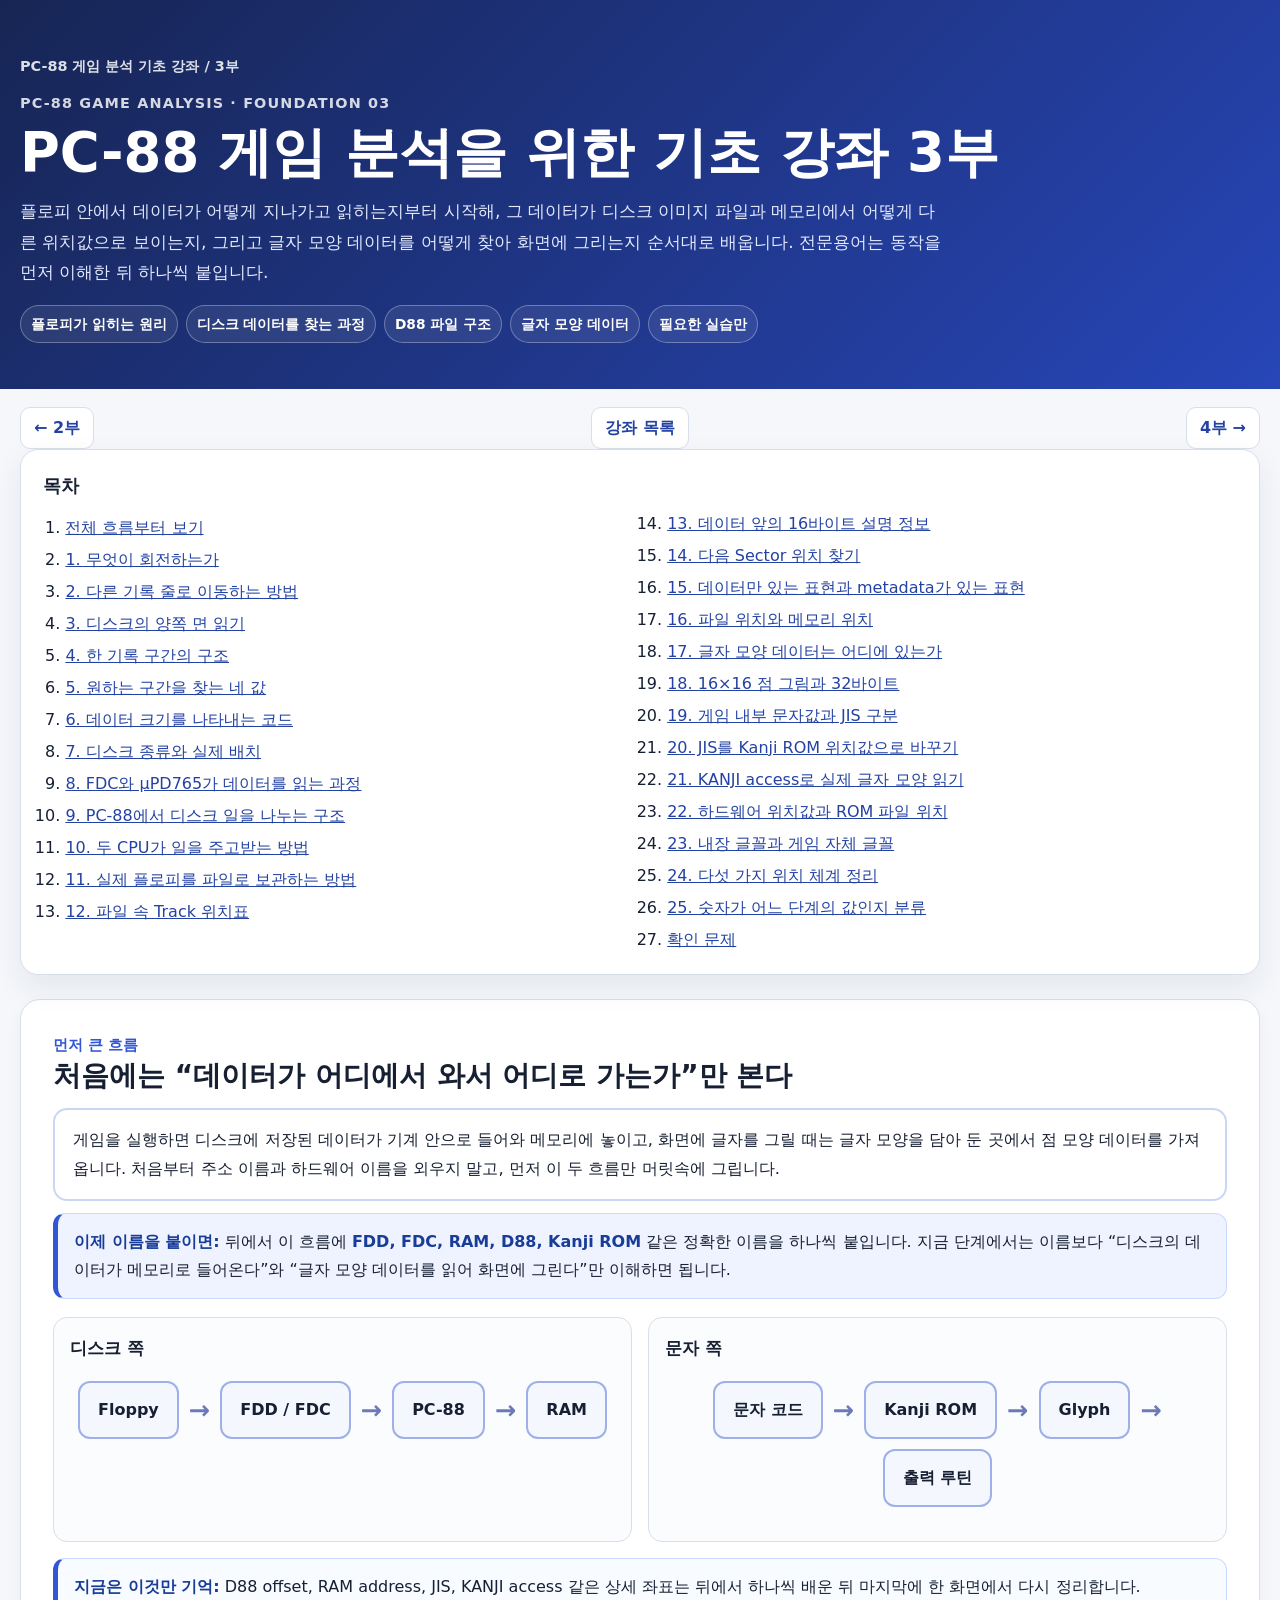
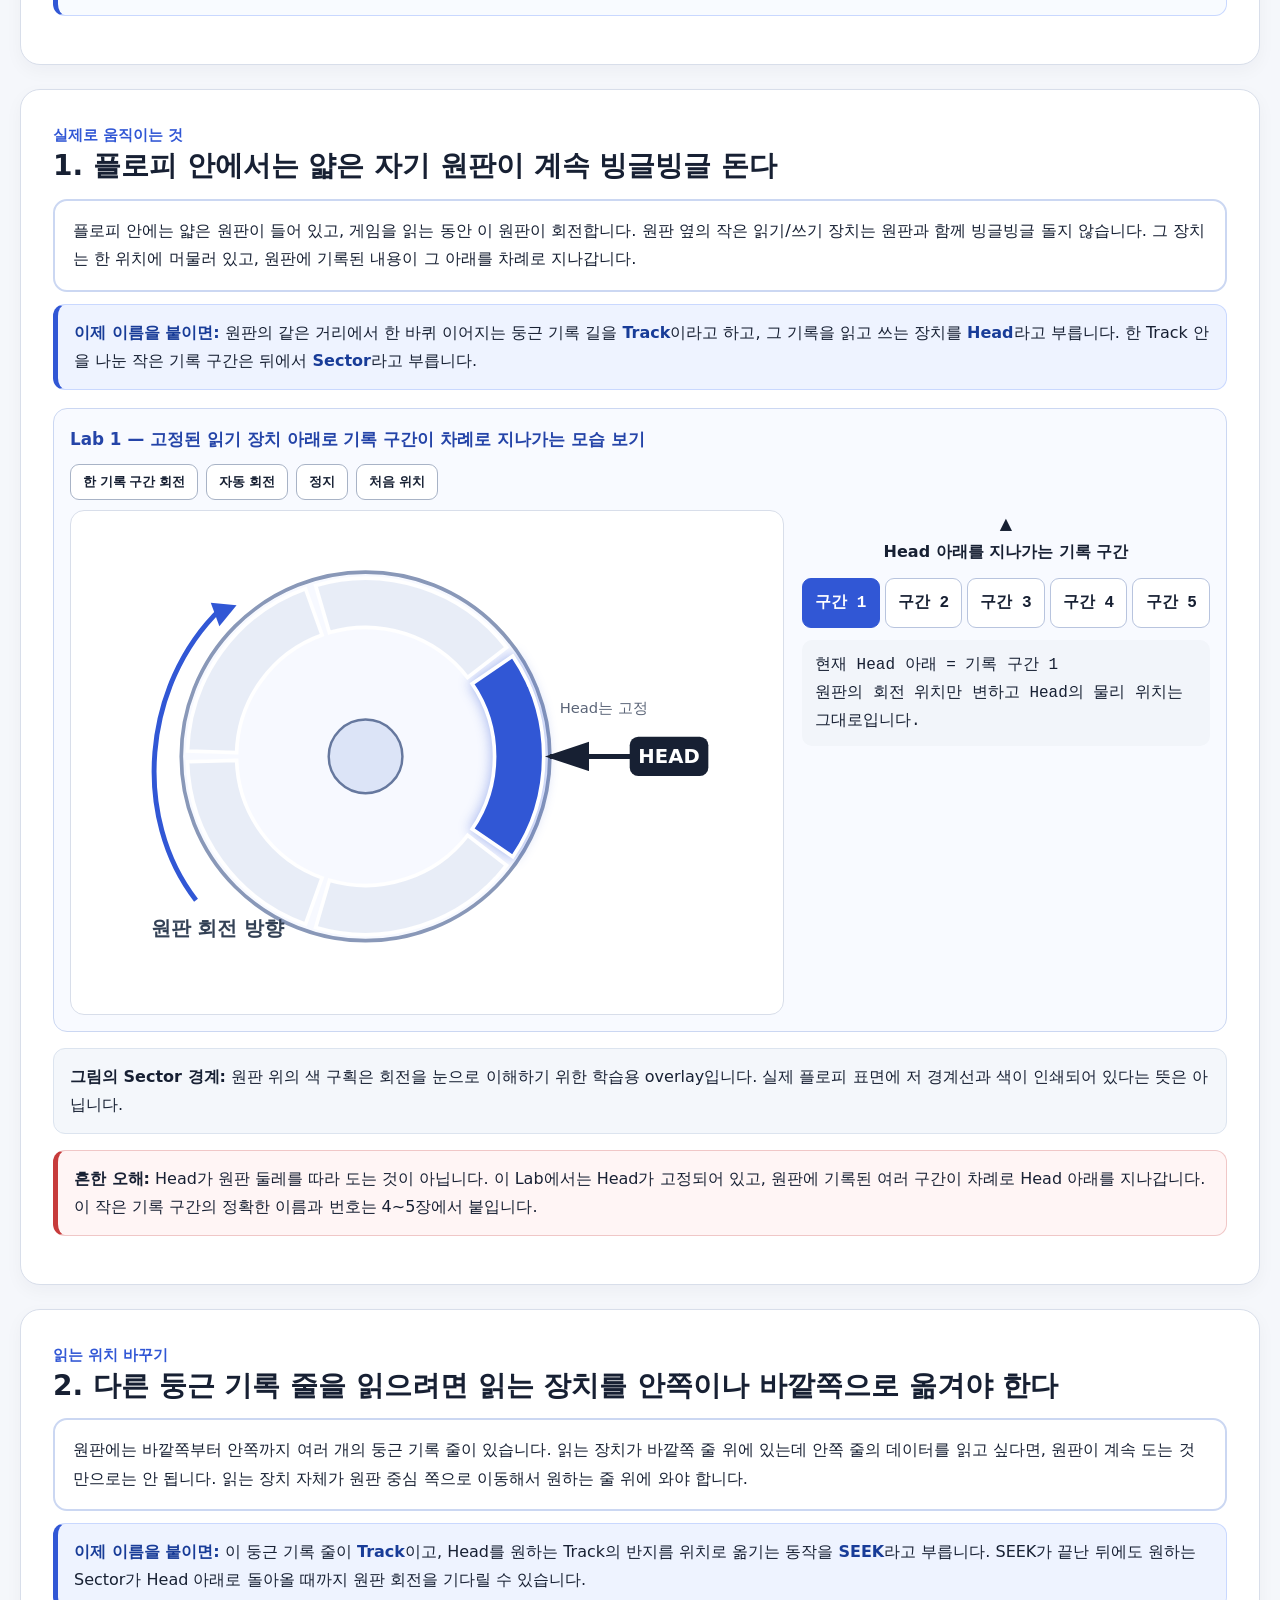
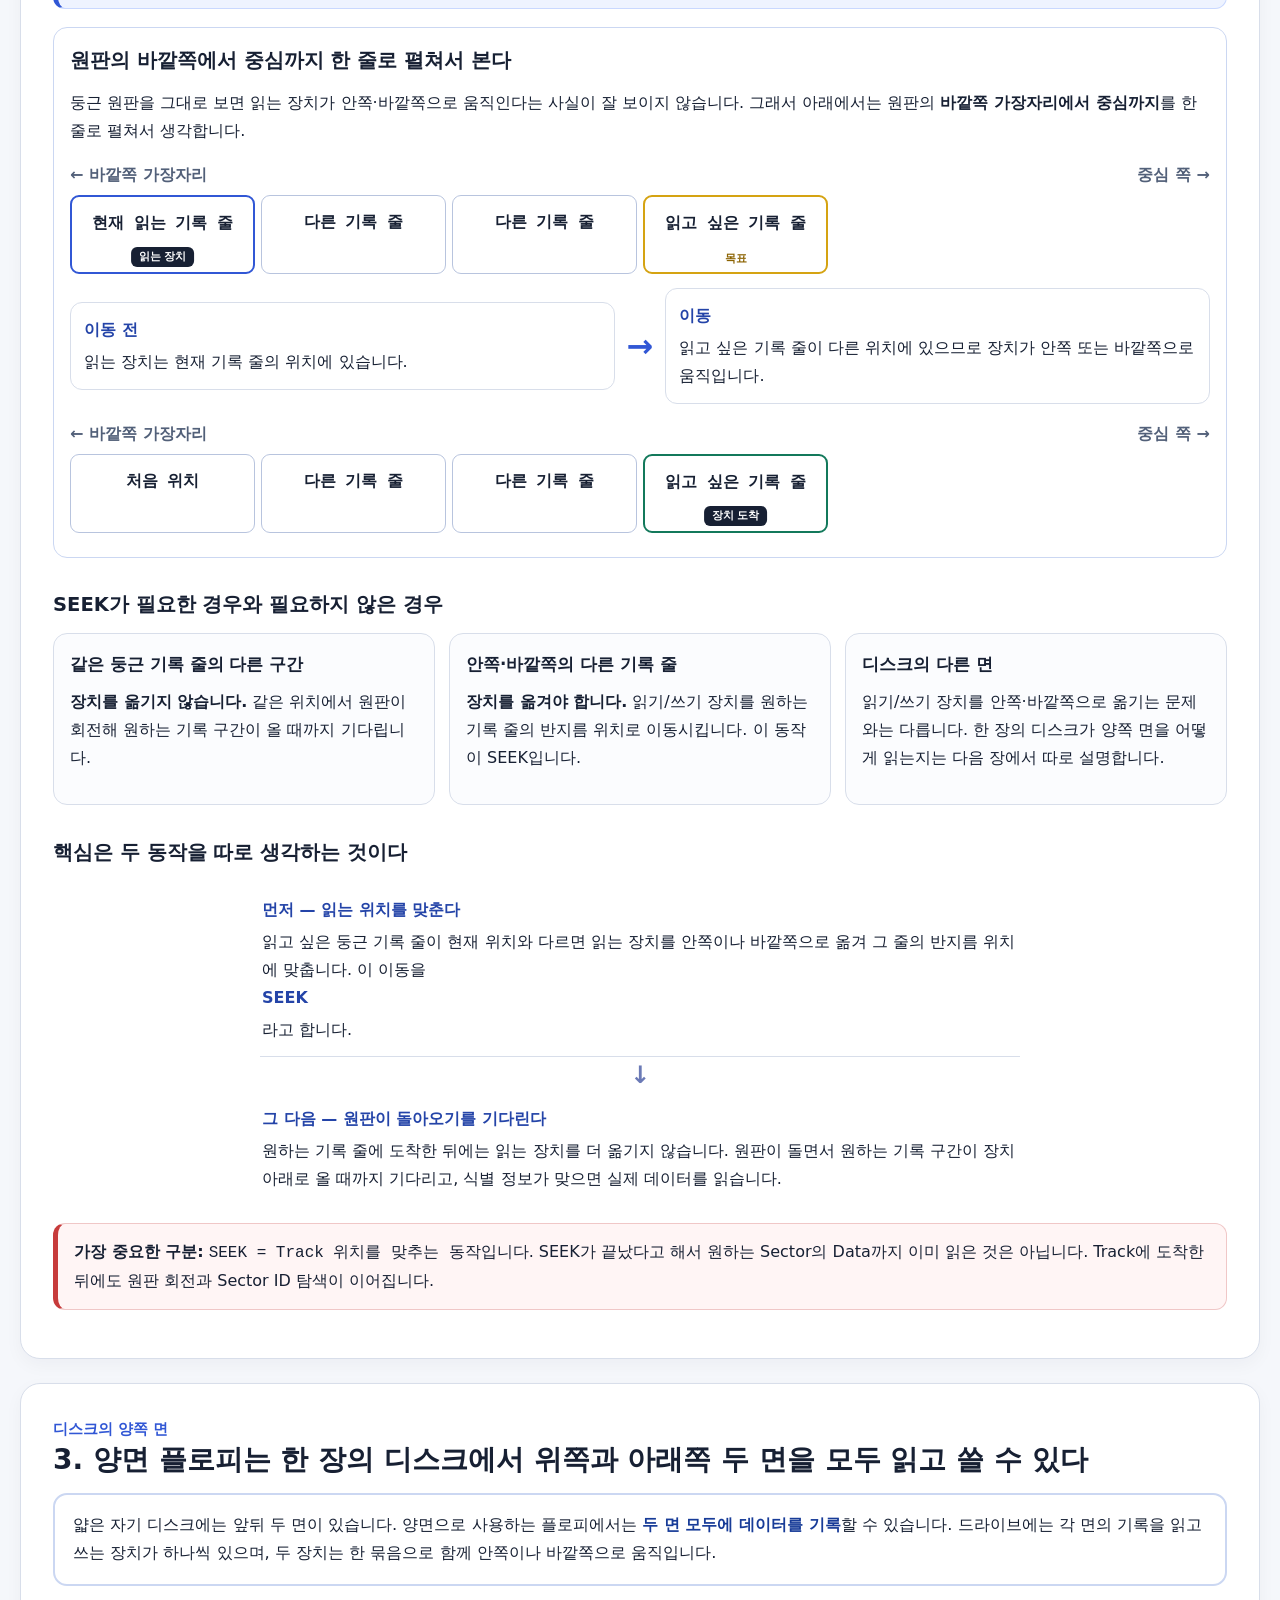
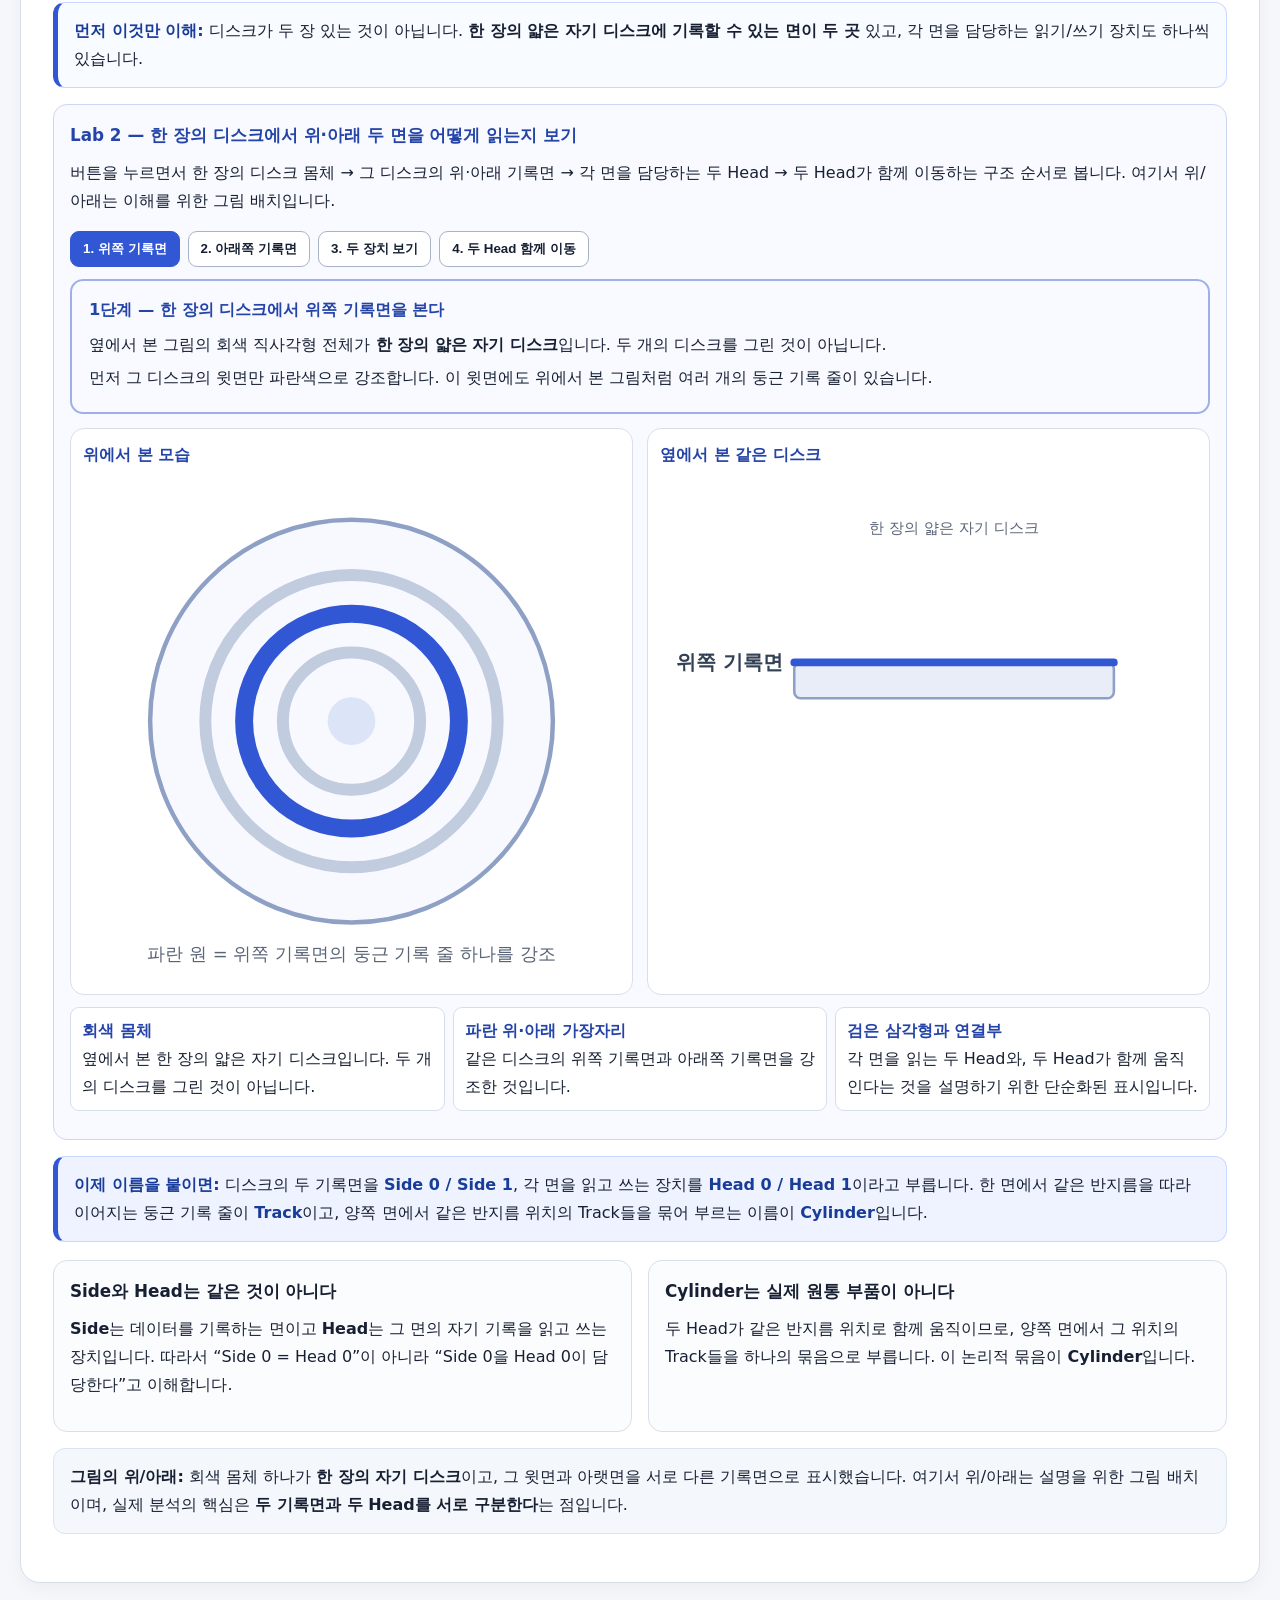
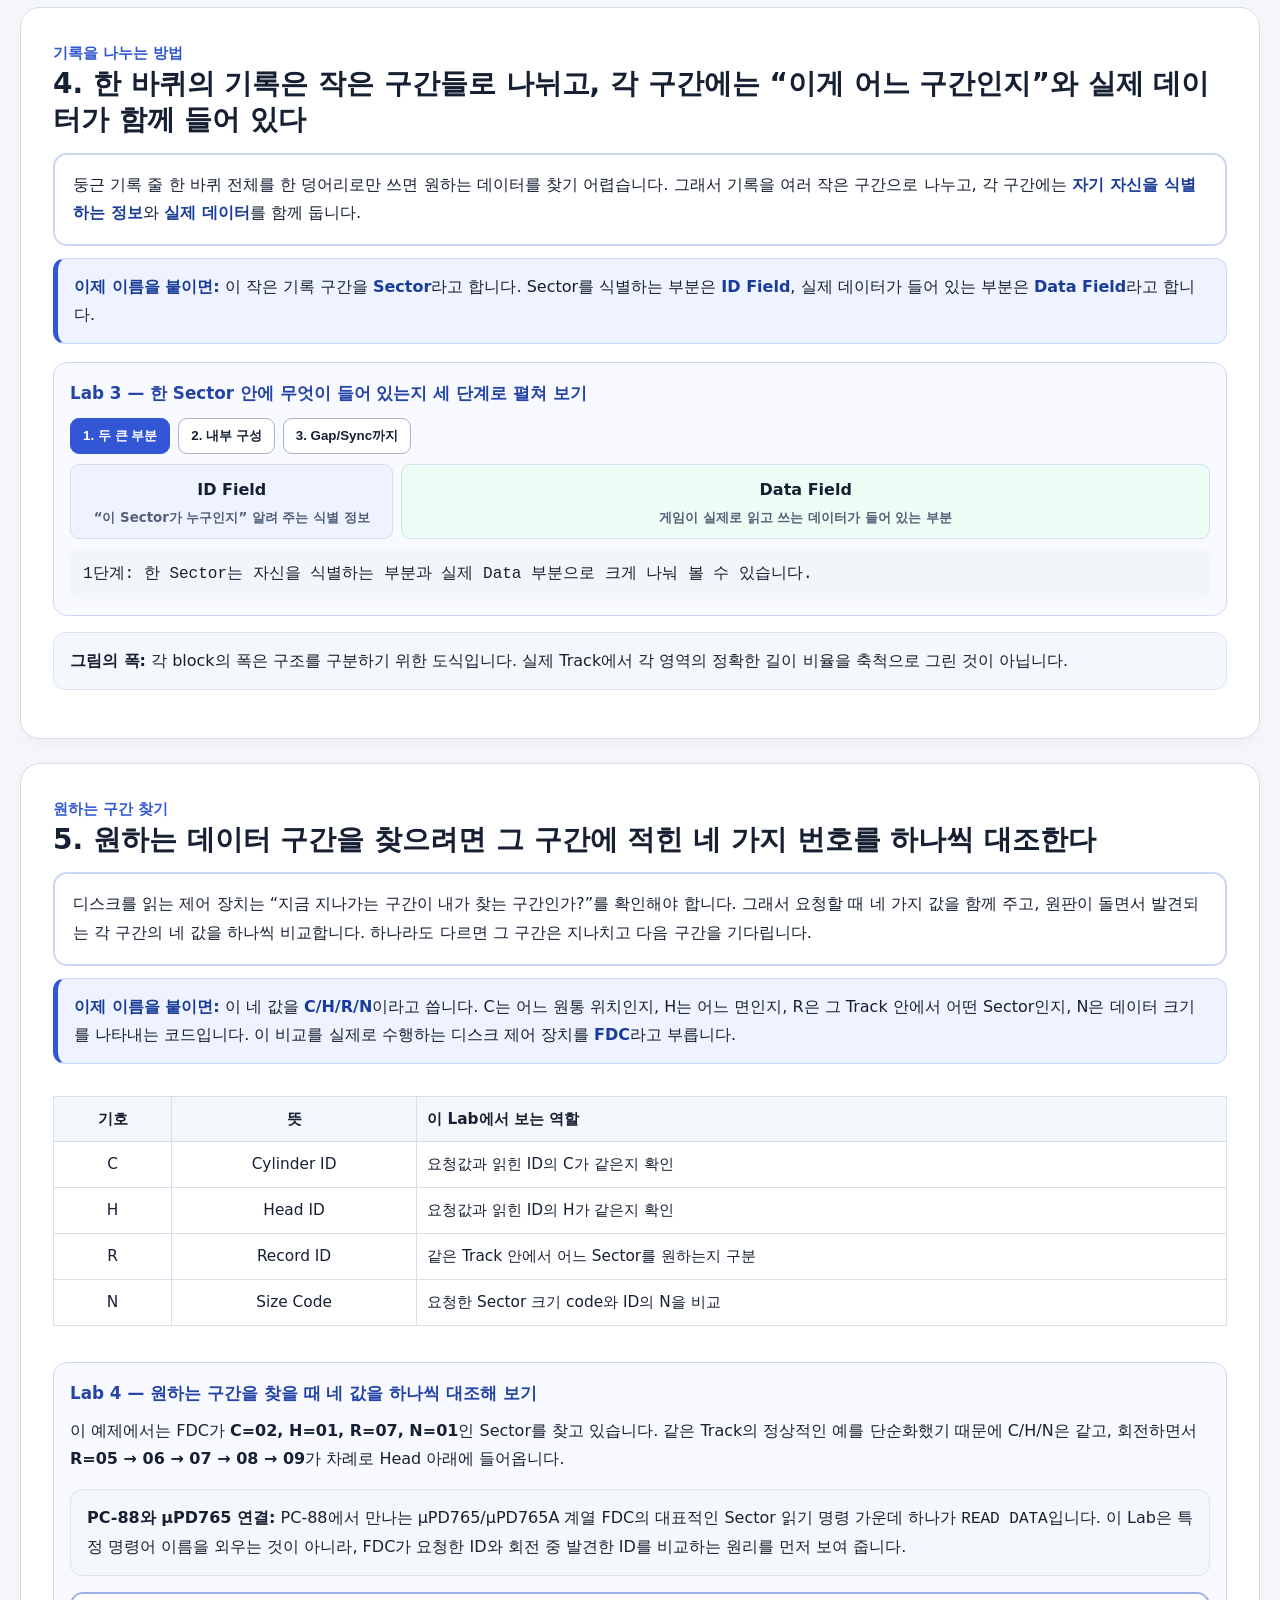
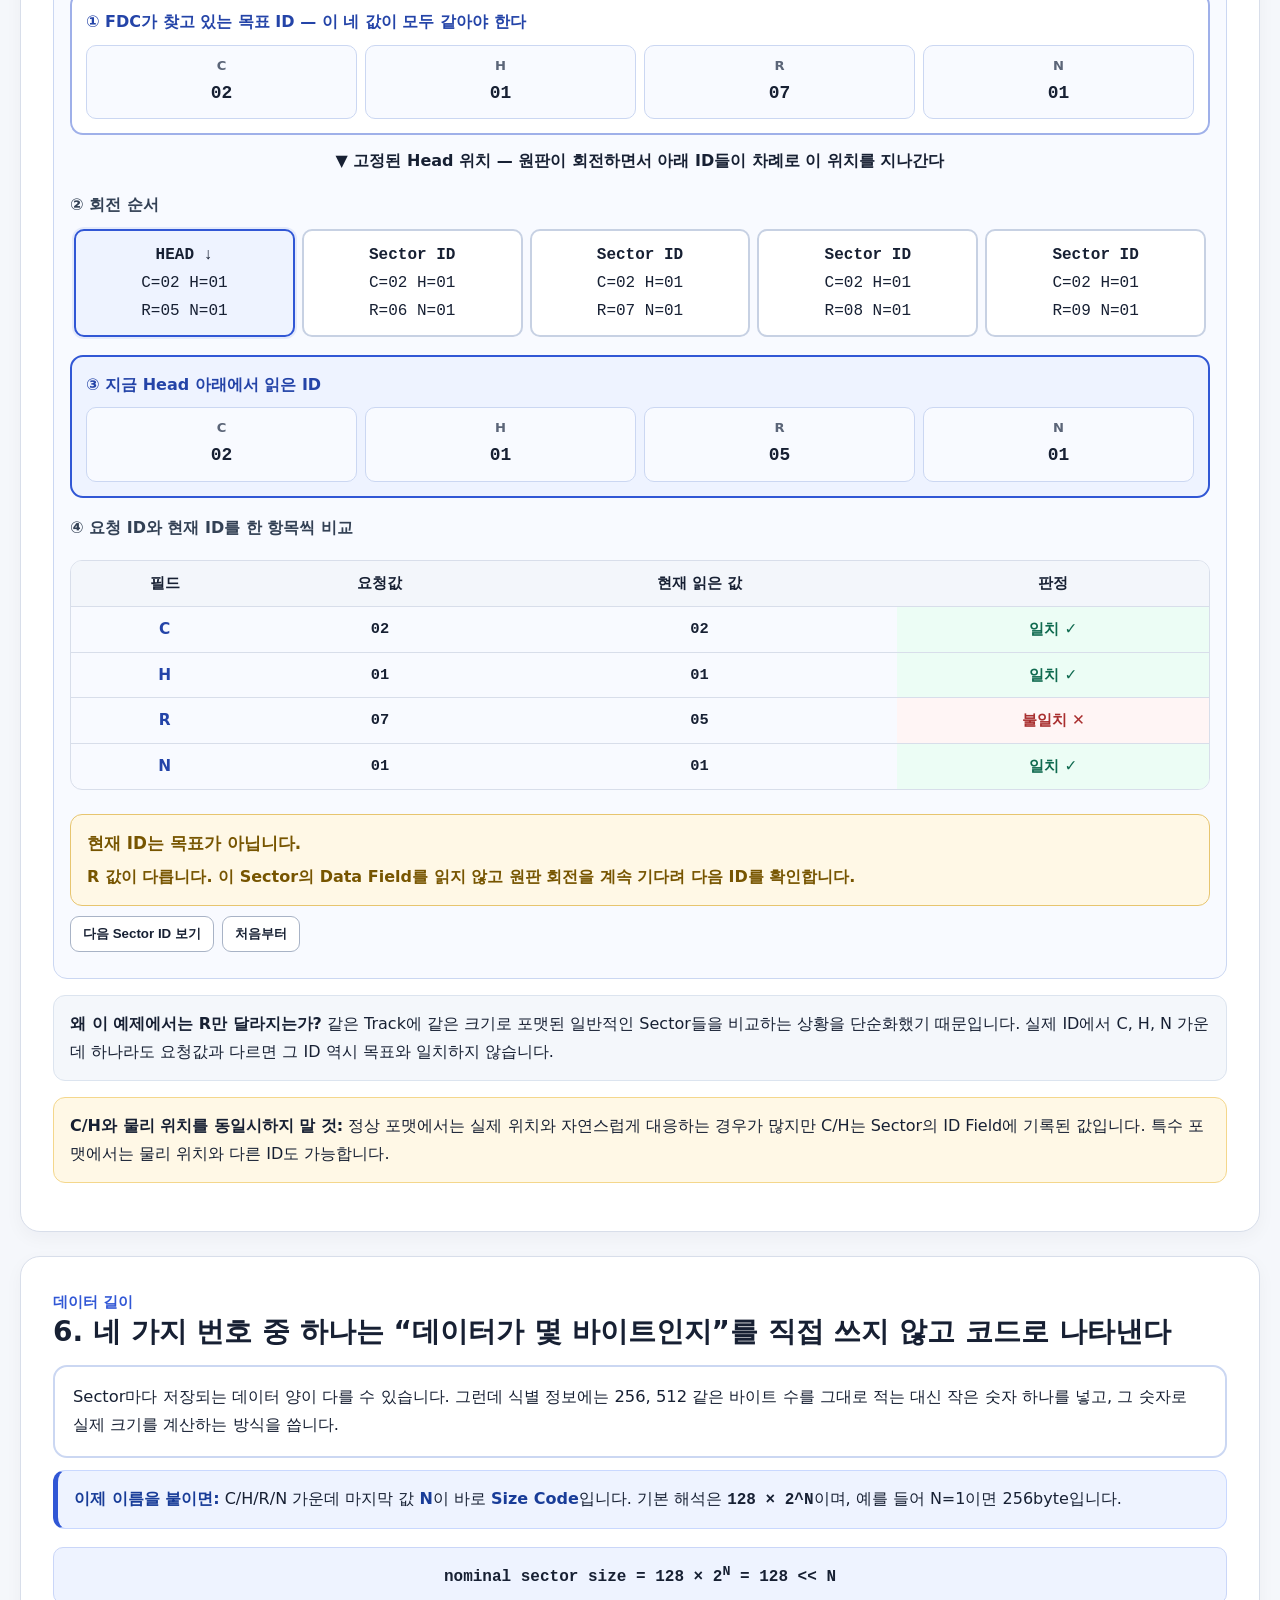
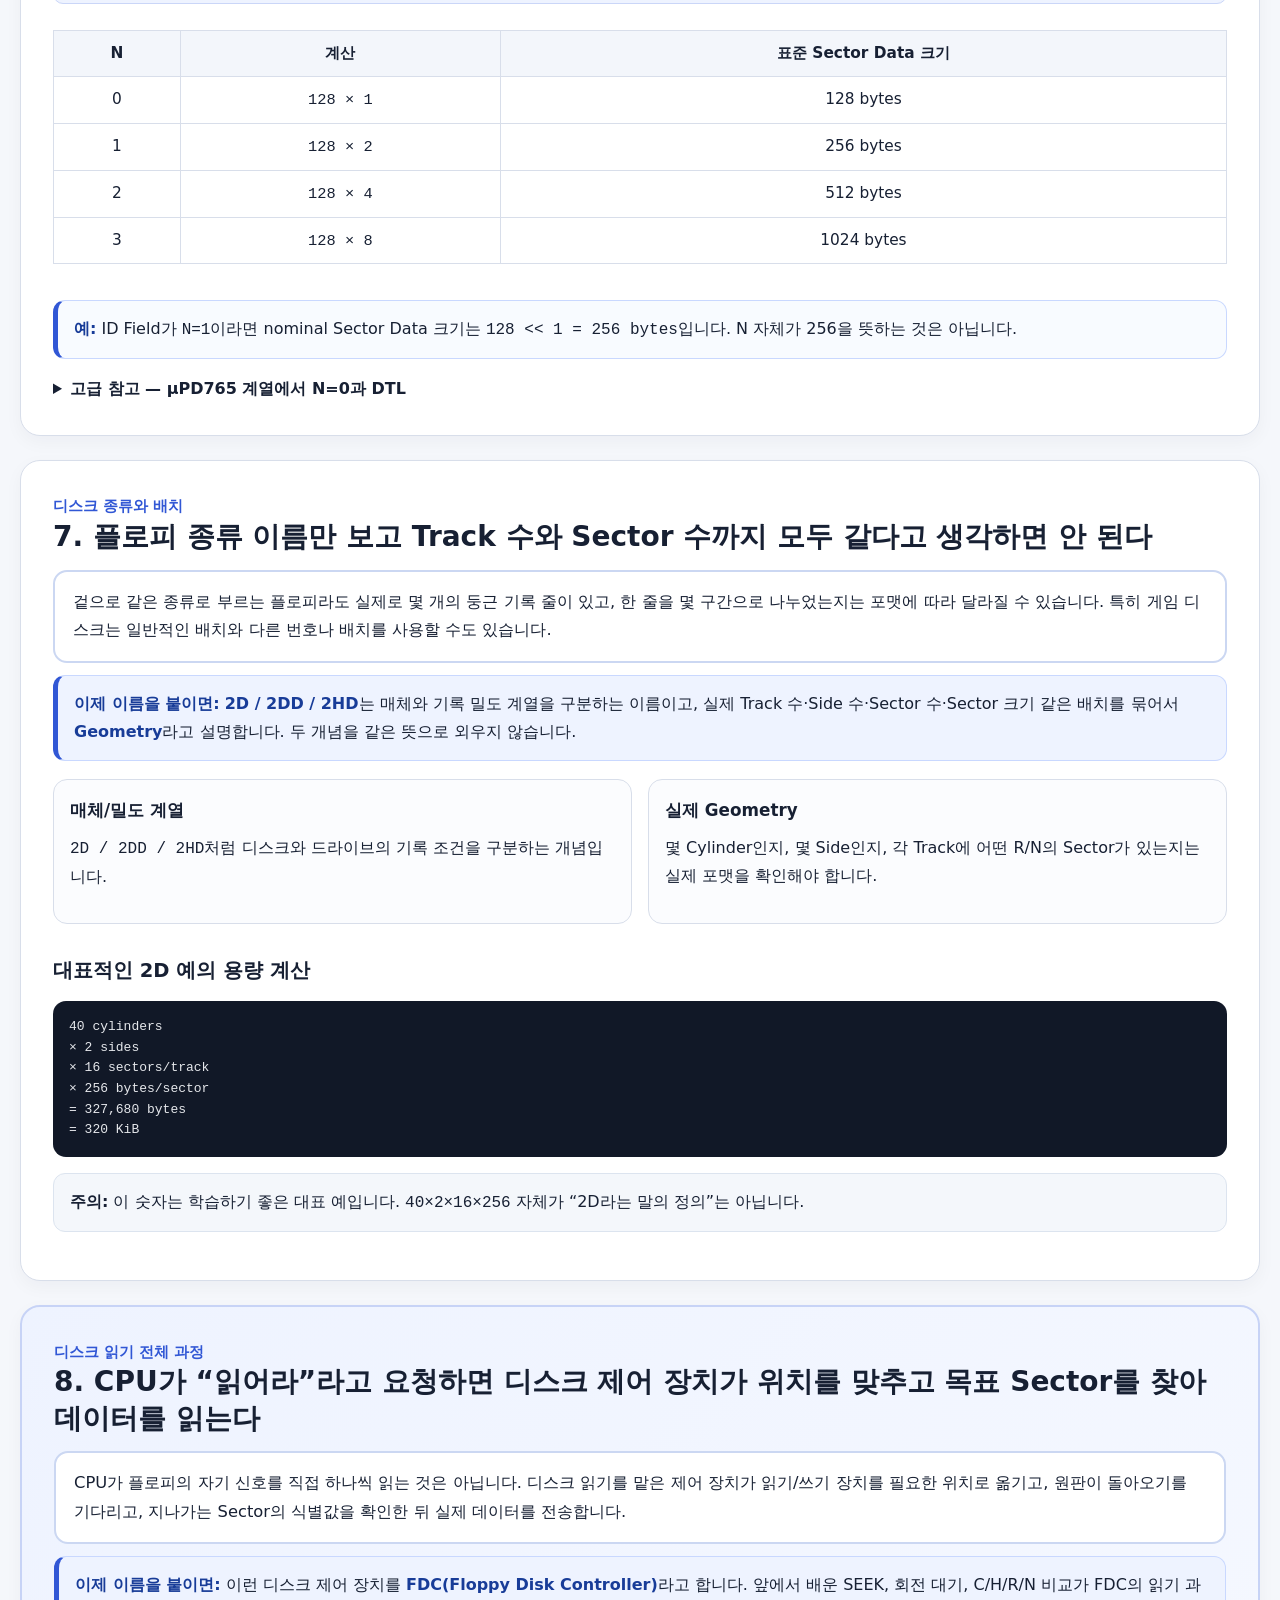
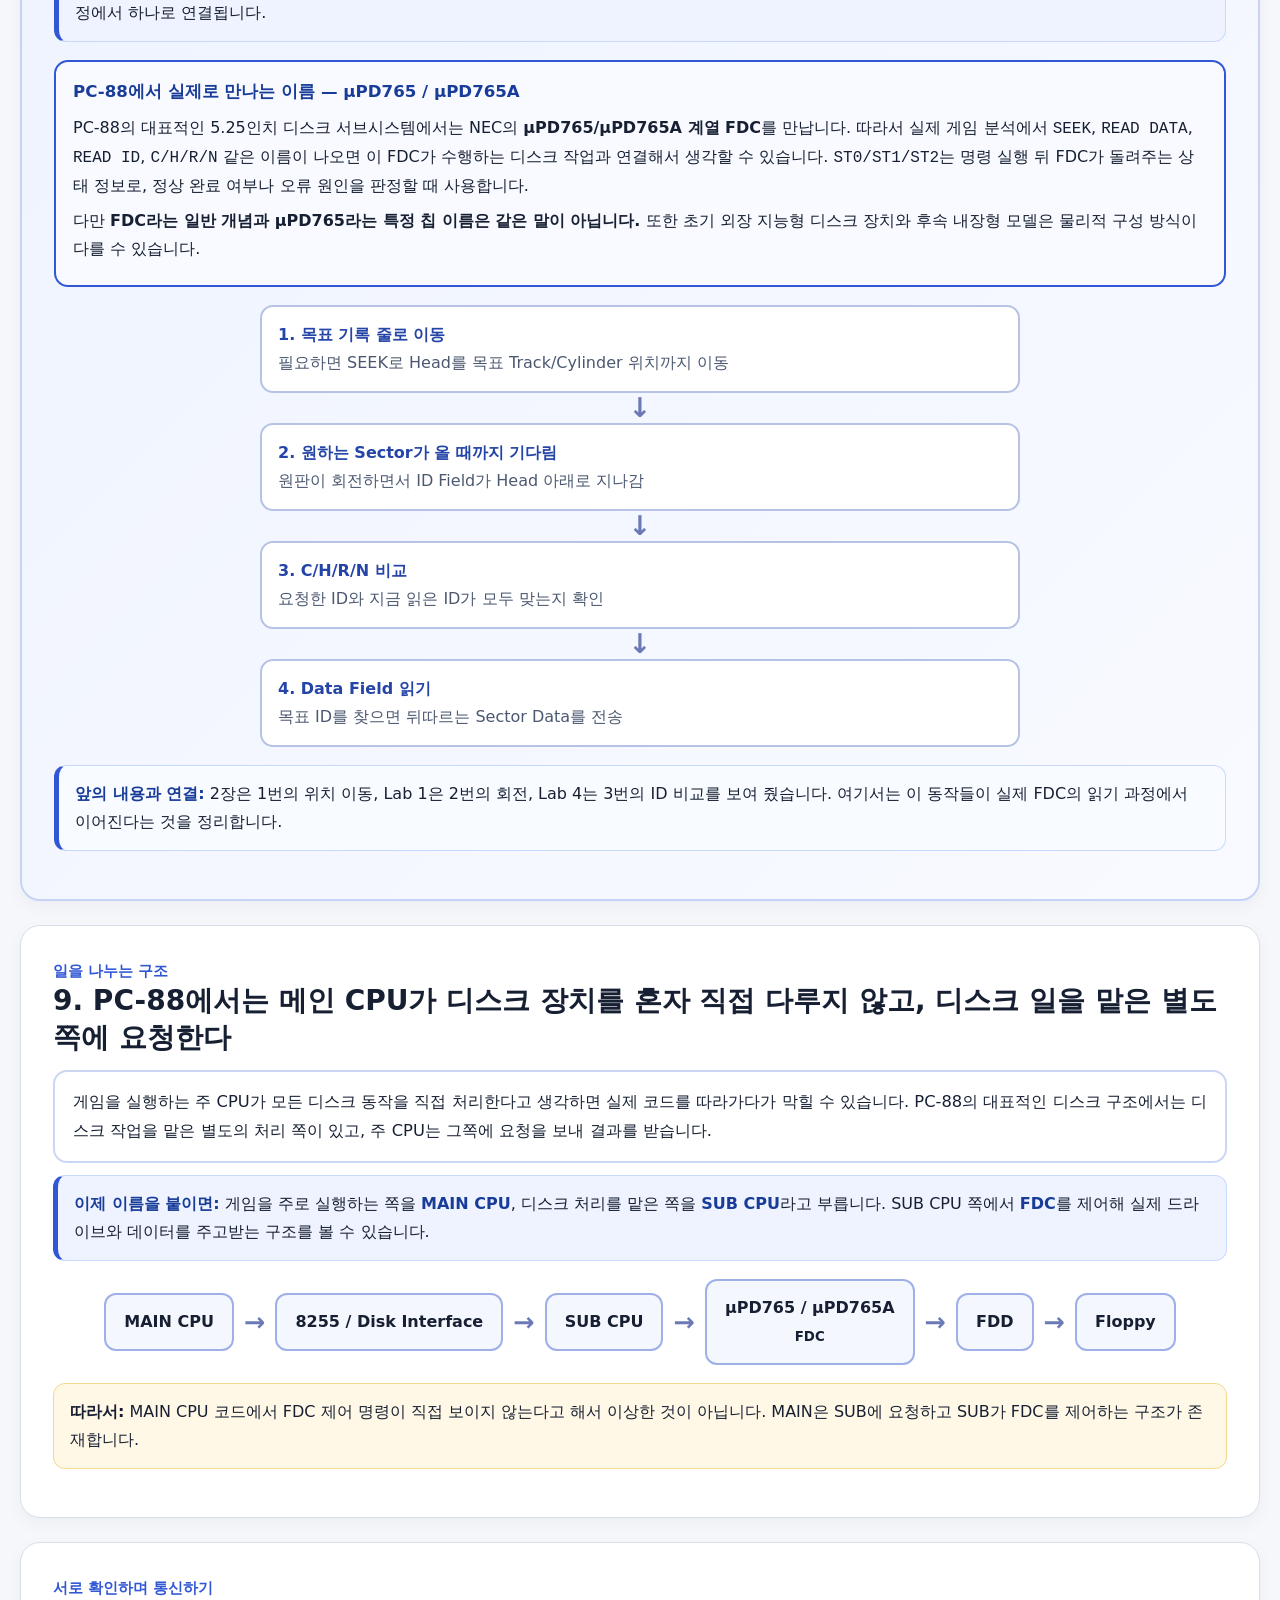
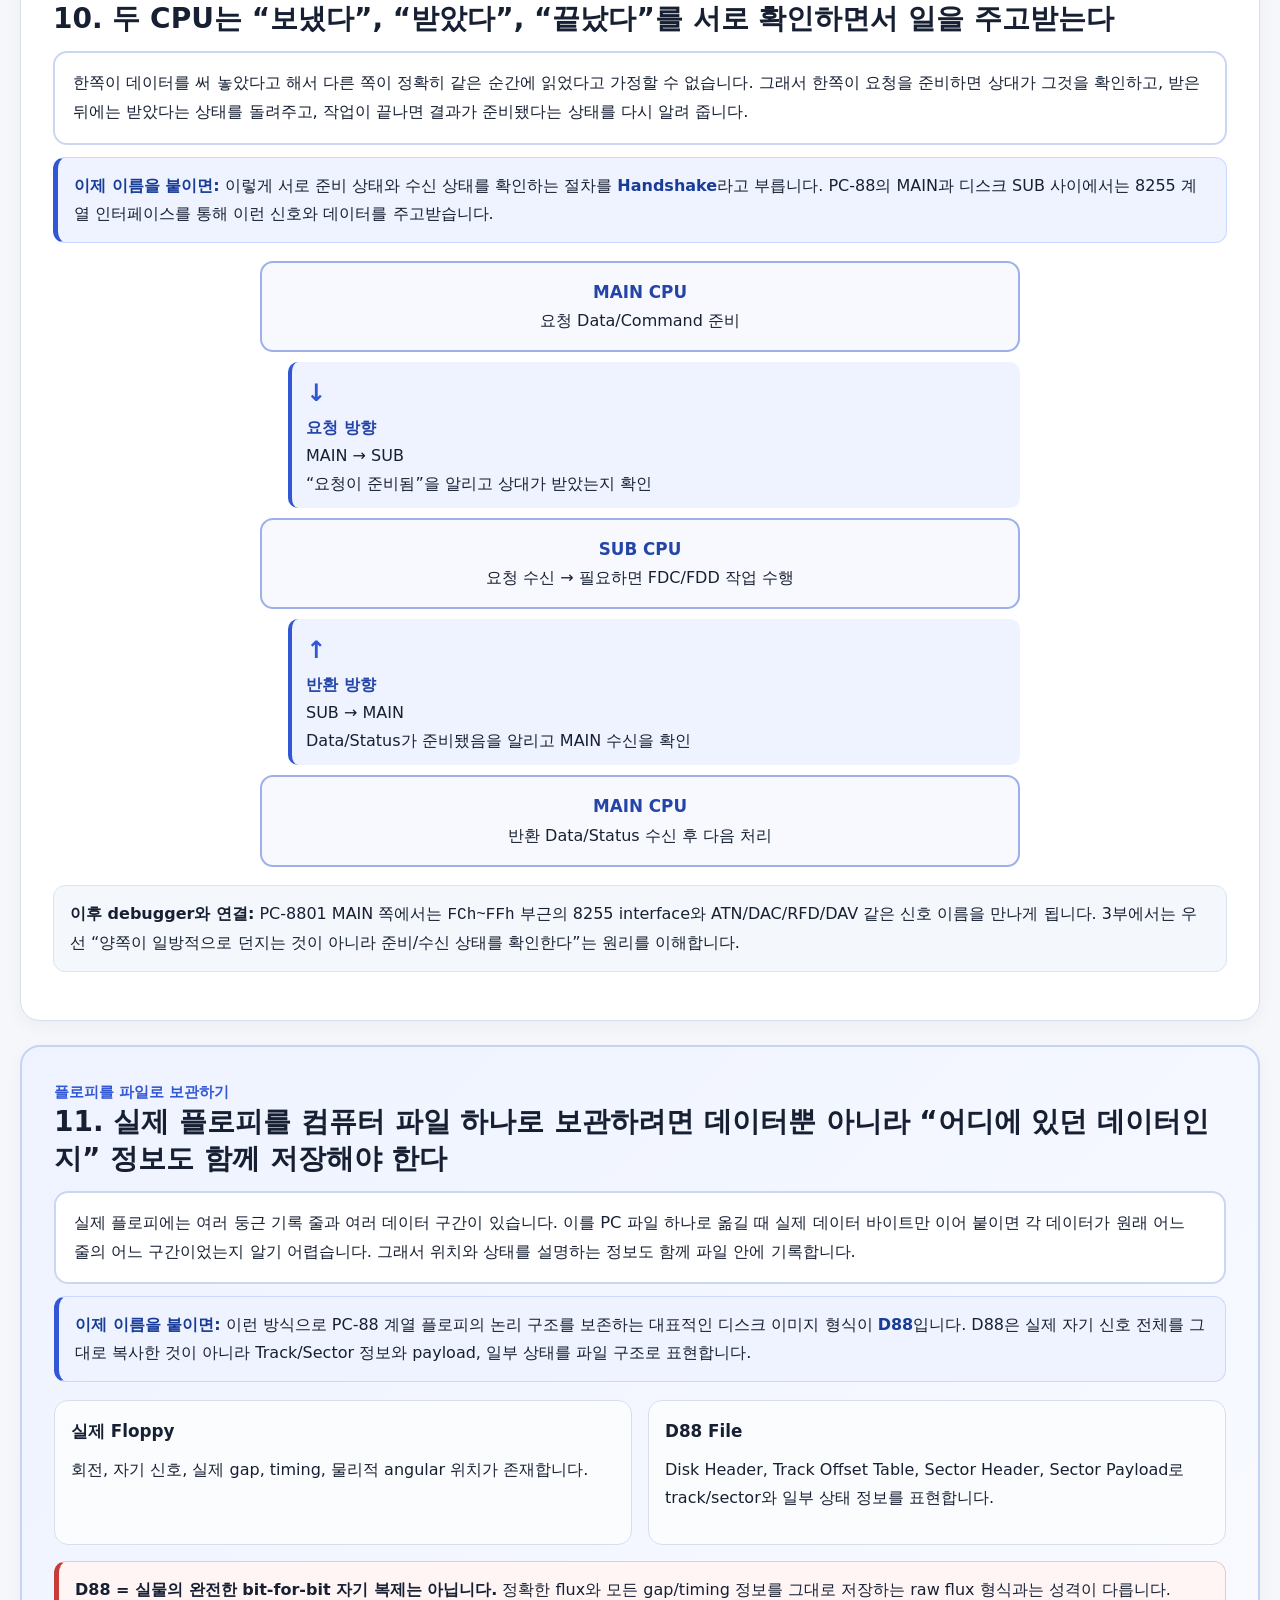
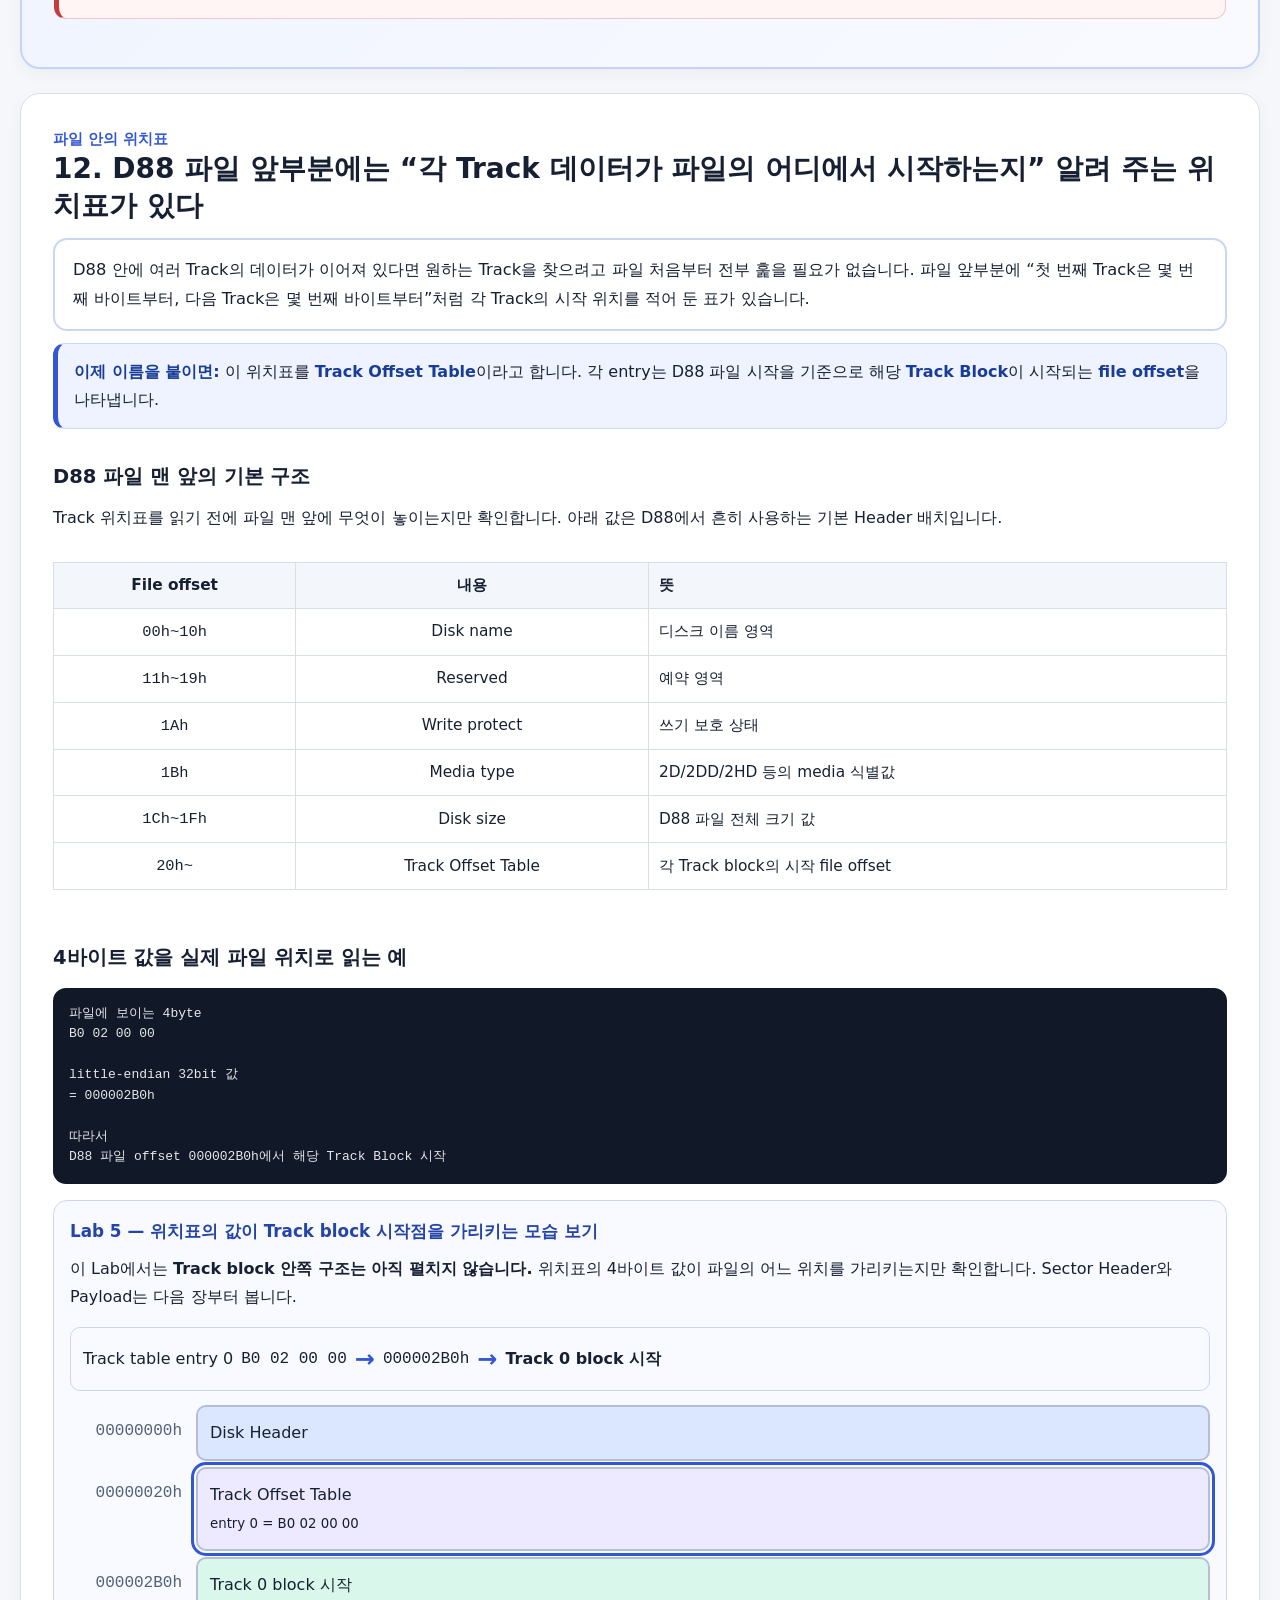
<file: course/03.html>
<!DOCTYPE html>

<html lang="ko">
<head>
<meta charset="utf-8"/>
<meta content="width=device-width, initial-scale=1" name="viewport"/>
<title>PC-88 게임 분석을 위한 기초 강좌 3부 — 플로피·μPD765·D88·Kanji ROM</title>
<style>
:root{--bg:#f5f7fb;--paper:#fff;--ink:#172033;--muted:#5b6578;--line:#d8deea;--accent:#3157d5;--accent2:#2342a3;--soft:#eef3ff;--ok:#13795b;--warn:#9a6700;--bad:#b42318;--code:#111827;--codeink:#e5e7eb;--shadow:0 12px 30px rgba(23,32,51,.08)}
*{box-sizing:border-box}html{scroll-behavior:smooth}body{margin:0;background:var(--bg);color:var(--ink);font-family:system-ui,-apple-system,"Segoe UI","Noto Sans KR","Malgun Gothic",sans-serif;line-height:1.75}a{color:var(--accent2)}
header{background:linear-gradient(135deg,#172554,#2746b8);color:#fff;padding:54px 20px 46px}.header-inner{max-width:1080px;margin:auto}.eyebrow{font-size:.9rem;letter-spacing:.08em;font-weight:800;opacity:.82}h1{font-size:clamp(2rem,5vw,3.4rem);line-height:1.13;margin:.35rem 0 .8rem}.lead{max-width:930px;font-size:1.08rem;color:#e3e9ff;margin:0}.hero-badges{display:flex;gap:8px;flex-wrap:wrap;margin-top:18px}.hero-badge{padding:6px 10px;border:1px solid rgba(255,255,255,.3);border-radius:999px;font-size:.86rem;font-weight:800;background:rgba(255,255,255,.08)}
.wrap{max-width:1080px;margin:0 auto;padding:24px 20px 80px}nav.toc{background:var(--paper);border:1px solid var(--line);box-shadow:var(--shadow);border-radius:18px;padding:20px 22px;margin-top:-24px;position:relative}nav.toc strong{display:block;margin-bottom:8px;font-size:1.15rem}nav.toc ol{margin:0;padding-left:1.4rem;columns:2;column-gap:2rem}nav.toc li{break-inside:avoid;margin:.25rem 0}
section{background:var(--paper);border:1px solid var(--line);border-radius:20px;padding:32px;margin-top:24px;box-shadow:0 6px 18px rgba(23,32,51,.04)}section.section-break{background:linear-gradient(135deg,#eef3ff,#f8faff);border:2px solid #c7d3f6}h2{font-size:1.75rem;margin:0 0 8px;line-height:1.3}h3{font-size:1.22rem;margin:1.9rem 0 .65rem}h4{font-size:1.05rem;margin:1.3rem 0 .4rem}p{margin:.55rem 0 1rem}.kicker{font-weight:800;color:var(--accent);font-size:.92rem}.term{font-weight:800;color:#183c98}.muted{color:var(--muted)}
.note,.warning,.beginner,.why,.misconception{padding:14px 16px;border-radius:12px;margin:16px 0}.note{background:#f4f7fb;border:1px solid #dce4ef}.warning{background:#fff8e6;border:1px solid #f4d78c}.beginner{background:#f8fbff;border:1px solid #c9d8ff;border-left:5px solid #3157d5}.why{background:#fffdf3;border:1px solid #eadb9a;border-left:5px solid #c58a00}.misconception{background:#fff5f5;border:1px solid #f0c7c7;border-left:5px solid #c73b3b}.beginner b:first-child{color:#183c98}
code,kbd{font-family:ui-monospace,SFMono-Regular,Consolas,"Liberation Mono",monospace}.inline-code{background:#eef1f6;border:1px solid #d9dfe9;border-radius:5px;padding:.06rem .32rem;font-family:ui-monospace,SFMono-Regular,Consolas,monospace}pre{background:var(--code);color:var(--codeink);padding:16px;border-radius:13px;overflow:auto;line-height:1.58;tab-size:4}
table{width:100%;border-collapse:collapse;margin:14px 0 20px;font-size:.96rem}th,td{border:1px solid var(--line);padding:9px 10px;text-align:center}th{background:#f3f6fb}td.left,th.left{text-align:left}
.grid2{display:grid;grid-template-columns:repeat(2,minmax(0,1fr));gap:16px}.grid3{display:grid;grid-template-columns:repeat(3,minmax(0,1fr));gap:14px}.card{border:1px solid var(--line);border-radius:14px;padding:16px;background:#fbfcfe}.card h4{margin-top:0}.flow{display:flex;align-items:center;justify-content:center;gap:10px;flex-wrap:wrap;margin:18px 0}.flow .box{border:2px solid #9fb0e9;background:#f5f7ff;border-radius:12px;padding:13px 18px;text-align:center;min-width:125px;font-weight:800}.arrow{font-size:1.6rem;color:#6b7ab6;font-weight:900}.formula{font-family:ui-monospace,SFMono-Regular,Consolas,monospace;font-weight:900;background:#eef3ff;border:1px solid #cad6f8;border-radius:10px;padding:12px 14px;text-align:center;margin:12px 0}
.lab{border:1px solid #cbd7f2;background:#f8faff;border-radius:14px;padding:16px;margin:16px 0}.lab h4{margin:0 0 8px;color:#2444a8}.lab label{font-weight:800;margin-right:6px}.lab input,.lab select{font:inherit;border:1px solid #a8b3c6;border-radius:8px;background:#fff;padding:7px 9px;min-width:80px}.controls,.row{display:flex;gap:8px;align-items:center;flex-wrap:wrap;margin:10px 0}.btn{border:1px solid #a8b3c6;background:#fff;color:var(--ink);padding:8px 12px;border-radius:9px;font-weight:700;cursor:pointer}.btn.primary,.btn.active{background:#3157d5;color:#fff;border-color:#3157d5}.btn:disabled{opacity:.5;cursor:not-allowed}.readout{font-family:ui-monospace,SFMono-Regular,Consolas,monospace;background:#f2f5fa;border-radius:10px;padding:11px 13px;margin-top:10px;white-space:pre-wrap}
.svg-wrap{border:1px solid var(--line);background:#fff;border-radius:14px;padding:12px;overflow:auto}.svg-wrap svg{display:block;width:100%;height:auto;min-width:600px}.svg-title{font-weight:900;fill:#243d91}.svg-label{font-weight:800;fill:#334155}.svg-small{font-size:12px;fill:#5b6578}.svg-code{font-family:ui-monospace,SFMono-Regular,Consolas,monospace;fill:#172033}
.rotation-board{display:grid;grid-template-columns:minmax(430px,1.4fr) minmax(260px,.8fr);gap:18px;align-items:start}.sector-ring path{fill:#e8edf7;stroke:#fff;stroke-width:3;transition:fill .25s,filter .25s}.sector-ring path.under-head{fill:#3157d5;filter:drop-shadow(0 0 5px rgba(49,87,213,.45))}.rotor{transform-origin:230px 190px;transition:transform .55s ease}.fixed-head{fill:#172033}.head-arrow{stroke:#172033;stroke-width:4;marker-end:url(#arrowHead)}.sector-strip{display:grid;grid-template-columns:repeat(5,1fr);gap:5px;margin:12px 0}.sector-card{border:1px solid #b8c4de;border-radius:9px;background:#fff;padding:10px 5px;text-align:center;font-family:ui-monospace,SFMono-Regular,Consolas,monospace;font-weight:800}.sector-card.hot{background:#3157d5;color:#fff;border-color:#3157d5}.sector-card.past{opacity:.45}.fixed-head-marker{text-align:center;font-weight:900;color:#172033}.fixed-head-marker:before{content:'▲';display:block;color:#172033}
.seek-static{border:1px solid #cbd7f2;background:#fff;border-radius:14px;padding:16px;margin:16px 0}.seek-axis{margin:16px 0 8px}.seek-axis-title{display:flex;justify-content:space-between;font-weight:800;color:#526079;margin-bottom:6px}.seek-track-row{display:grid;grid-template-columns:repeat(6,minmax(80px,1fr));gap:6px;min-width:560px}.seek-track-box{position:relative;border:1px solid #b8c4de;border-radius:9px;background:#fff;padding:13px 6px 34px;text-align:center;font-family:ui-monospace,SFMono-Regular,Consolas,monospace;font-weight:800}.seek-track-box.start{background:#fff;border:2px solid #3157d5}.seek-track-box.target{background:#fff;border:2px solid #d5a312}.seek-track-box.arrived{background:#fff;border:2px solid #13795b}.seek-head-chip{position:absolute;left:50%;bottom:5px;transform:translateX(-50%);background:#172033;color:#fff;border-radius:6px;padding:3px 8px;font:800 11px/1.3 system-ui,-apple-system,"Segoe UI","Noto Sans KR",sans-serif;white-space:nowrap}.seek-target-chip{position:absolute;left:50%;bottom:6px;transform:translateX(-50%);color:#8b6200;font:800 11px/1.3 system-ui,-apple-system,"Segoe UI","Noto Sans KR",sans-serif;white-space:nowrap}.seek-move{display:grid;grid-template-columns:1fr auto 1fr;gap:12px;align-items:center;margin:14px 0}.seek-state{border:1px solid var(--line);border-radius:12px;background:#fff;padding:13px}.seek-state b{display:block;color:#2444a8;margin-bottom:4px}.seek-arrow{font-size:2rem;color:#3157d5;font-weight:900;text-align:center}
.track-anatomy{display:grid;gap:8px}.anatomy-layer{display:none}.anatomy-layer.visible{display:grid}.basic-sector{grid-template-columns:1fr 2.5fr;gap:8px}.basic-sector>div,.detail-track>div{border:1px solid var(--line);border-radius:9px;padding:11px;text-align:center;font-weight:800;background:#fff}.basic-sector .id{background:#eef3ff}.basic-sector .data{background:#ecfdf5}.detail-track{grid-template-columns:repeat(8,minmax(95px,1fr));gap:5px;overflow:auto}.detail-track .gap{background:#fff8e6}.detail-track .id{background:#eef3ff}.detail-track .data{background:#ecfdf5}
.fdc-stage{border-left:5px solid #9aa8c4;background:#f6f8fb;padding:10px 12px;border-radius:8px;margin:7px 0}.fdc-stage.active{border-left-color:#3157d5;background:#eef3ff}.fdc-stage.done{border-left-color:#13795b;background:#ecfdf5}
.d88-map{display:grid;grid-template-columns:120px 1fr;gap:6px;align-items:stretch;margin:14px 0}.d88-offset{font-family:ui-monospace,SFMono-Regular,Consolas,monospace;text-align:right;padding:12px 8px;color:#526079}.d88-block{border:2px solid #b3bfd9;border-radius:10px;padding:12px;background:#fff;cursor:pointer}.d88-block.header{background:#dbe7ff}.d88-block.tableb{background:#ede9fe}.d88-block.sech{background:#fff0bf}.d88-block.payload{background:#d9f7ea}.d88-block.hot{outline:3px solid #3157d5;outline-offset:2px}.pointer-line{display:flex;align-items:center;gap:8px;flex-wrap:wrap;background:#f8faff;border:1px solid #cbd7f2;padding:10px 12px;border-radius:10px;margin:10px 0}.pointer-arrow{font-size:1.5rem;color:#3157d5;font-weight:900}
.walker-track{display:grid;grid-template-columns:repeat(8,1fr);gap:5px;overflow:auto}.walk-sec{min-width:78px;border:1px solid #b8c4de;border-radius:9px;background:#fff;padding:9px;text-align:center;font-family:ui-monospace,SFMono-Regular,Consolas,monospace}.walk-sec.hot{background:#3157d5;color:#fff}.advanced-box{display:none}.advanced-box.visible{display:block}
.dual-rep{display:grid;grid-template-columns:1fr 1fr;gap:16px}.repbox{border:1px solid var(--line);border-radius:12px;padding:13px;background:#fff}.payload-chip,.meta-chip{display:inline-block;padding:7px 9px;border-radius:7px;margin:3px;font-family:ui-monospace,SFMono-Regular,Consolas,monospace;cursor:default}.payload-chip{background:#d9f7ea;border:1px solid #79c9a9}.meta-chip{background:#fff0bf;border:1px solid #e3bf55}
.glyph-editor{display:grid;grid-template-columns:minmax(300px,390px) 1fr;gap:20px;align-items:start}.glyph-grid{display:grid;grid-template-columns:repeat(16,1fr);border:2px solid #334155;aspect-ratio:1/1;background:#fff;max-width:390px}.pixel{border:1px solid #e0e5ee;background:#fff;cursor:pointer;padding:0;min-width:0}.pixel.on{background:#172033}.pixel:nth-child(16n+8){border-right:3px solid #3157d5}.glyph-rows{max-height:400px;overflow:auto;border:1px solid var(--line);border-radius:10px}.glyph-row{display:grid;grid-template-columns:54px 100px 100px 1fr;gap:5px;padding:6px 8px;border-bottom:1px solid var(--line);font-family:ui-monospace,SFMono-Regular,Consolas,monospace;font-size:.87rem;cursor:pointer}.glyph-row.hot{background:#eef3ff}.row-focus{display:grid;grid-template-columns:1fr 1fr;gap:10px;margin-top:10px}.byte-big{background:#111827;color:#fff;border-radius:10px;padding:14px;text-align:center;font-family:ui-monospace,SFMono-Regular,Consolas,monospace;font-size:1.12rem}
.io-diagram{display:grid;grid-template-columns:minmax(0,1fr) minmax(170px,210px) minmax(0,1fr);gap:22px;align-items:center}.io-side{border:2px solid #9fb0e9;border-radius:13px;padding:15px;background:#fff;text-align:center;min-width:0}.io-arrow{display:grid;place-items:center;min-height:64px;padding:10px 12px;border:1px solid #cbd7f2;border-radius:11px;background:#eef3ff;text-align:center;font-weight:900;color:#3157d5;line-height:1.25;white-space:normal}.io-arrow small{display:block;margin-top:4px;color:#526079;font-weight:800}.io-register{display:grid;grid-template-columns:1fr 1fr;gap:7px;margin-top:10px}.io-register div{border:1px solid var(--line);border-radius:8px;background:#f8faff;padding:8px;font-family:ui-monospace,SFMono-Regular,Consolas,monospace}.io-register .hot{background:#ecfdf5;border-color:#86d7bd}
.bit-route{display:grid;grid-template-columns:repeat(16,1fr);gap:4px;margin:10px 0}.bit-route span{border:1px solid #aebbd8;border-radius:7px;text-align:center;padding:6px 2px;font-family:ui-monospace,SFMono-Regular,Consolas,monospace;background:#fff;font-size:.86rem}.bit-route span.used{background:#e9efff;border-color:#3157d5;font-weight:900}.slot-table{font-family:ui-monospace,SFMono-Regular,Consolas,monospace}
.coord-summary{display:grid;grid-template-columns:repeat(4,1fr);gap:12px}.coord-col{border:1px solid var(--line);border-radius:14px;padding:14px;background:#fbfcfe}.coord-col h4{margin-top:0;color:#2444a8}.coord-item{border:1px solid #d6deec;border-radius:9px;padding:9px;margin:7px 0;background:#fff}.coord-item b{display:block;font-size:.86rem;color:#5b6578}.classify-card{border:2px solid #9fb0e9;border-radius:14px;background:#fff;padding:18px;text-align:center;font-size:1.25rem;font-family:ui-monospace,SFMono-Regular,Consolas,monospace;font-weight:900;margin:14px 0}.classify-result{min-height:56px}.relationship-map{display:none}.relationship-map.visible{display:block}
.quiz details{border:1px solid var(--line);border-radius:10px;padding:10px 13px;margin:9px 0;background:#fbfcfe}.quiz summary{cursor:pointer;font-weight:800}.answer{margin-top:8px;color:#334155}footer{max-width:1080px;margin:0 auto 60px;padding:0 20px;color:var(--muted);font-size:.9rem}
.plain-sequence{max-width:760px;margin:14px auto 18px}.plain-sequence-step{padding:12px 2px;border-bottom:1px solid var(--line)}.plain-sequence-step:last-child{border-bottom:0}.plain-sequence-step b{display:block;color:#2444a8;margin-bottom:4px}.plain-sequence-step span{display:block}.plain-sequence-arrow{text-align:center;font-size:1.5rem;font-weight:900;color:#6b7ab6;line-height:1.2;padding:4px 0}

.geom-step-detail{margin:12px 0 14px;border:2px solid #9fb0e9;border-radius:13px;background:#f8faff;padding:15px 17px}.geom-step-detail h5{margin:0 0 7px;color:#2444a8;font-size:1.02rem}.geom-step-detail p{margin:.35rem 0;line-height:1.7}.plain-legend{display:grid;grid-template-columns:repeat(2,minmax(0,1fr));gap:8px;margin:12px 0}.plain-legend>div{border:1px solid #d6deec;border-radius:9px;background:#fff;padding:9px 11px}.plain-legend b{display:block;color:#2444a8}.rep-sequence{display:grid;gap:8px}.rep-row{display:flex;gap:5px;flex-wrap:wrap;align-items:center}.rep-arrow{text-align:center;color:#526079;font-weight:800}.rep-caption{margin-top:8px;color:#526079;font-size:.92rem}.mapping-example{background:#f8faff;border:1px solid #d6deec;border-radius:11px;padding:12px 14px;margin:12px 0}
@media(max-width:800px){nav.toc ol{columns:1}.grid2,.grid3,.rotation-board,.dual-rep,.glyph-editor,.coord-summary{grid-template-columns:1fr}.io-diagram{grid-template-columns:1fr}.io-arrow{transform:none;min-height:auto;margin:2px 0}.plain-legend{grid-template-columns:1fr}.svg-wrap svg{min-width:520px}.glyph-row{grid-template-columns:48px 1fr 1fr}.glyph-row span:last-child{grid-column:2/4}}
@media print{body{background:#fff}header{background:#fff;color:#000;padding:20px 0}.lead{color:#333}.wrap{padding:0}.toc,section{box-shadow:none;break-inside:avoid}button{display:none}.no-print{display:none}}

#geomControls .btn.active,#sectorControls .btn.active{background:#3157d5;color:#fff;border-color:#3157d5}
.chrn-request{border:2px solid #9fb0e9;background:#fff;border-radius:13px;padding:14px;margin:12px 0}.chrn-request-title{font-weight:900;color:#2444a8;margin-bottom:9px}.chrn-four{display:grid;grid-template-columns:repeat(4,1fr);gap:8px}.chrn-four>div{border:1px solid #cbd7f2;border-radius:10px;background:#f8faff;padding:9px;text-align:center}.chrn-four b{display:block;color:#5b6578;font-size:.82rem}.chrn-four span{font-family:ui-monospace,SFMono-Regular,Consolas,monospace;font-weight:900;font-size:1.12rem}.chrn-track-label{font-weight:900;color:#334155;margin:16px 0 6px}.chrn-track{display:grid;grid-template-columns:repeat(5,minmax(110px,1fr));gap:7px;overflow:auto;margin:6px 0 14px;padding:4px}.chrn-id-card{border:2px solid #c7d1e3;background:#fff;border-radius:10px;padding:10px;text-align:center;font-family:ui-monospace,SFMono-Regular,Consolas,monospace;white-space:nowrap}.chrn-id-card.current{border-color:#3157d5;background:#eef3ff;box-shadow:0 0 0 2px rgba(49,87,213,.10)}.chrn-id-card.passed{opacity:.42}.chrn-id-card.match{border-color:#13795b;background:#ecfdf5;color:#0f6a4f}.chrn-now{border:2px solid #3157d5;background:#eef3ff;border-radius:13px;padding:14px;margin:12px 0}.chrn-now-title{font-weight:900;color:#2444a8;margin-bottom:8px}.chrn-compare-table{width:100%;border-collapse:separate;border-spacing:0;margin:12px 0;border:1px solid var(--line);border-radius:12px;overflow:hidden}.chrn-compare-table th,.chrn-compare-table td{padding:9px 10px;border:0;border-bottom:1px solid var(--line)}.chrn-compare-table tr:last-child td{border-bottom:0}.chrn-compare-table th{background:#f3f6fb}.chrn-compare-table td:first-child{font-weight:900;color:#2444a8}.chrn-compare-table td:nth-child(2),.chrn-compare-table td:nth-child(3){font-family:ui-monospace,SFMono-Regular,Consolas,monospace;font-weight:900}.chrn-judge-ok{background:#ecfdf5;color:#0f6a4f;font-weight:900}.chrn-judge-no{background:#fff5f5;color:#a92f2f;font-weight:900}.chrn-status{border-radius:12px;padding:14px 16px;margin-top:12px;font-weight:800}.chrn-status.search{background:#fff8e6;border:1px solid #e7c56f;color:#775500}.chrn-status.found{background:#ecfdf5;border:1px solid #86d7bd;color:#0f6a4f}.chrn-status b{display:block;font-size:1.05rem;margin-bottom:4px}.process-flow{max-width:760px;margin:18px auto}.process-step{border:2px solid #b6c3e4;border-radius:13px;background:#fff;padding:14px 16px}.process-step b{display:block;color:#2444a8}.process-step span{display:block;color:#4b5870}.process-arrow{text-align:center;font-size:1.7rem;color:#6b7ab6;font-weight:900;line-height:1.1}.handshake-flow{max-width:760px;margin:18px auto;display:grid;gap:10px}.handshake-node{border:2px solid #9fb0e9;background:#f7f9ff;border-radius:13px;padding:15px;text-align:center}.handshake-node b{display:block;color:#2444a8;font-size:1.05rem}.handshake-node span{display:block}.handshake-down,.handshake-up{border-left:4px solid #3157d5;background:#eef3ff;border-radius:10px;padding:10px 14px;margin-left:28px}.handshake-down b,.handshake-up b{display:block;color:#2444a8}.handshake-down span,.handshake-up span{display:block}.handshake-down:before{content:'↓';font-size:1.5rem;font-weight:900;color:#3157d5;margin-right:8px}.handshake-up:before{content:'↑';font-size:1.5rem;font-weight:900;color:#3157d5;margin-right:8px}

@media(max-width:800px){.chrn-four{grid-template-columns:repeat(2,1fr)}.chrn-track{grid-template-columns:repeat(5,120px)}.handshake-flow{width:100%}.handshake-down,.handshake-up{margin-left:0}.svg-wrap svg{min-width:640px}.rotation-board{grid-template-columns:1fr}.seek-move{grid-template-columns:1fr}.seek-arrow{transform:rotate(90deg)}}

.plain-intro{background:#fff;border:2px solid #cbd7f2;border-radius:14px;padding:16px 18px;margin:14px 0 12px;font-size:1.02rem}.plain-intro b{color:#183c98}.term-intro{background:#eef3ff;border:1px solid #c9d8ff;border-left:5px solid #3157d5;border-radius:12px;padding:14px 16px;margin:12px 0 18px}.term-intro b{color:#183c98}.term-intro code{font-weight:800}

.geometry-visuals{display:grid;grid-template-columns:1fr 1fr;gap:14px;margin:12px 0}.geom-visual-card{border:1px solid var(--line);border-radius:14px;background:#fff;padding:12px}.geom-visual-card h5{margin:0 0 6px;color:#2444a8;font-size:1rem}.geom-visual-card svg{display:block;width:100%;height:auto;min-width:0}.geom-visual-card.side-view svg{margin-top:8px}.geom-legend{grid-template-columns:repeat(3,minmax(0,1fr))}.geom-legend>div:last-child{grid-column:auto}.track-anatomy small{display:block;margin-top:5px;font-weight:600;color:#526079;line-height:1.35}.sector-detail-6{grid-template-columns:repeat(6,minmax(130px,1fr))}.sector-detail-8{grid-template-columns:repeat(8,minmax(120px,1fr))}.pc88-chip-box{border:2px solid #3157d5;background:#f8faff;border-radius:14px;padding:15px 17px;margin:16px 0}.pc88-chip-box>b{display:block;color:#183c98;font-size:1.04rem}.pc88-chip-box p{margin:.45rem 0}.walker-assumption{border:1px solid #cbd7f2;background:#fff;border-radius:13px;padding:14px 16px;margin:14px 0}.walker-assumption>b{display:block;color:#2444a8;margin-bottom:9px}.walker-math{display:flex;align-items:center;justify-content:center;gap:12px;flex-wrap:wrap}.walker-math span{border:1px solid var(--line);border-radius:10px;background:#f8faff;padding:10px 14px;text-align:center;min-width:150px}.walker-math>b{font-size:1.35rem;color:#3157d5}.coord-five{grid-template-columns:repeat(5,minmax(0,1fr))}
@media(max-width:900px){.coord-five{grid-template-columns:repeat(2,minmax(0,1fr))}}
@media(max-width:800px){.geometry-visuals{grid-template-columns:1fr}.geom-legend{grid-template-columns:1fr}.geom-visual-card svg{min-width:0!important}.coord-five{grid-template-columns:1fr}}

.sector-detail-6{grid-template-columns:repeat(6,minmax(0,1fr));overflow:visible}.sector-detail-8{grid-template-columns:repeat(8,minmax(0,1fr));overflow:visible}@media(max-width:800px){.sector-detail-6,.sector-detail-8{grid-template-columns:repeat(2,minmax(0,1fr));overflow:visible}}

#chrn .fixed-head-marker:before{content:none}
.mapping-cards{display:grid;grid-template-columns:repeat(2,minmax(0,1fr));gap:12px;margin:14px 0 18px}.mapping-rule-card{border:1px solid #cbd7f2;border-radius:12px;background:#f8faff;padding:13px 15px}.mapping-rule-card>b{display:block;color:#2444a8;margin-bottom:8px}.mapping-rule-card code{display:block;white-space:normal;overflow-wrap:anywhere;line-height:1.6}.slot-table table{max-width:520px;margin-left:auto;margin-right:auto}
@media(max-width:800px){
.rotation-board .svg-wrap svg{min-width:0!important}
.seek-axis{overflow:visible!important}.seek-track-row{grid-template-columns:repeat(2,minmax(0,1fr));min-width:0}.seek-track-box{min-width:0}.seek-axis-title{font-size:.9rem}
.mapping-cards{grid-template-columns:1fr}.bit-route{grid-template-columns:repeat(8,minmax(30px,1fr));gap:5px}.bit-route span{font-size:.82rem;padding:6px 1px}
}
.course-nav{max-width:1080px;margin:18px auto 0;padding:0 20px;display:grid;grid-template-columns:1fr auto 1fr;align-items:center;gap:12px;font-weight:800}.course-nav-bottom{margin-top:28px;margin-bottom:24px}.course-nav a{padding:9px 13px;border:1px solid #d8deea;border-radius:10px;background:#fff;color:#2342a3;text-decoration:none;line-height:1.35}.course-nav a:hover{background:#eef3ff}.course-nav .course-prev{justify-self:start}.course-nav .course-index{justify-self:center}.course-nav .course-next{justify-self:end}.course-nav .nav-empty{visibility:hidden}@media(max-width:800px){.course-nav{padding:0 16px;gap:6px}.course-nav a{padding:8px 9px;font-size:.9rem}}
.crumb{font-size:.9rem;font-weight:800;opacity:.85;margin-bottom:12px}.crumb a{color:inherit;text-decoration:none}.crumb a:hover{text-decoration:underline}
</style>
<link rel="stylesheet" href="../assets/course-responsive.css">
</head>
<body class="pc88-responsive">
<header><div class="header-inner"><div class="crumb"><a href="../index.html">PC-88 게임 분석 기초 강좌</a> / 3부</div><div class="eyebrow">PC-88 GAME ANALYSIS · FOUNDATION 03</div><h1>PC-88 게임 분석을 위한 기초 강좌 3부</h1><p class="lead">플로피 안에서 데이터가 어떻게 지나가고 읽히는지부터 시작해, 그 데이터가 디스크 이미지 파일과 메모리에서 어떻게 다른 위치값으로 보이는지, 그리고 글자 모양 데이터를 어떻게 찾아 화면에 그리는지 순서대로 배웁니다. 전문용어는 동작을 먼저 이해한 뒤 하나씩 붙입니다.</p><div class="hero-badges"><span class="hero-badge">플로피가 읽히는 원리</span><span class="hero-badge">디스크 데이터를 찾는 과정</span><span class="hero-badge">D88 파일 구조</span><span class="hero-badge">글자 모양 데이터</span><span class="hero-badge">필요한 실습만</span></div></div></header>
<nav class="course-nav course-nav-top" aria-label="강좌 이동">
<a class="course-prev" href="02.html">← 2부</a>
<a class="course-index" href="../index.html">강좌 목록</a>
<a class="course-next" href="04.html">4부 →</a>
</nav>
<div class="wrap">
<nav class="toc"><strong>목차</strong><ol>
<li><a href="#map">전체 흐름부터 보기</a></li><li><a href="#rotation">1. 무엇이 회전하는가</a></li><li><a href="#seek">2. 다른 기록 줄로 이동하는 방법</a></li><li><a href="#geometry">3. 디스크의 양쪽 면 읽기</a></li><li><a href="#sector">4. 한 기록 구간의 구조</a></li><li><a href="#chrn">5. 원하는 구간을 찾는 네 값</a></li><li><a href="#size">6. 데이터 크기를 나타내는 코드</a></li><li><a href="#media">7. 디스크 종류와 실제 배치</a></li><li><a href="#fdc">8. FDC와 μPD765가 데이터를 읽는 과정</a></li><li><a href="#subcpu">9. PC-88에서 디스크 일을 나누는 구조</a></li><li><a href="#handshake">10. 두 CPU가 일을 주고받는 방법</a></li><li><a href="#d88">11. 실제 플로피를 파일로 보관하는 방법</a></li><li><a href="#d88-map">12. 파일 속 Track 위치표</a></li><li><a href="#sector-header">13. 데이터 앞의 16바이트 설명 정보</a></li><li><a href="#walker">14. 다음 Sector 위치 찾기</a></li><li><a href="#raw">15. 데이터만 있는 표현과 metadata가 있는 표현</a></li><li><a href="#disk-ram">16. 파일 위치와 메모리 위치</a></li><li><a href="#kanji">17. 글자 모양 데이터는 어디에 있는가</a></li><li><a href="#glyph">18. 16×16 점 그림과 32바이트</a></li><li><a href="#jis">19. 게임 내부 문자값과 JIS 구분</a></li><li><a href="#jis-mapping">20. JIS를 Kanji ROM 위치값으로 바꾸기</a></li><li><a href="#kanji-io">21. KANJI access로 실제 글자 모양 읽기</a></li><li><a href="#rom-offset">22. 하드웨어 위치값과 ROM 파일 위치</a></li><li><a href="#custom-font">23. 내장 글꼴과 게임 자체 글꼴</a></li><li><a href="#coordinates">24. 다섯 가지 위치 체계 정리</a></li><li><a href="#final-lab">25. 숫자가 어느 단계의 값인지 분류</a></li><li><a href="#quiz">확인 문제</a></li>
</ol></nav>
<section id="map"><div class="kicker">먼저 큰 흐름</div><h2>처음에는 “데이터가 어디에서 와서 어디로 가는가”만 본다</h2><p class="plain-intro">게임을 실행하면 디스크에 저장된 데이터가 기계 안으로 들어와 메모리에 놓이고, 화면에 글자를 그릴 때는 글자 모양을 담아 둔 곳에서 점 모양 데이터를 가져옵니다. 처음부터 주소 이름과 하드웨어 이름을 외우지 말고, 먼저 이 두 흐름만 머릿속에 그립니다.</p><div class="term-intro"><b>이제 이름을 붙이면:</b> 뒤에서 이 흐름에 <b>FDD, FDC, RAM, D88, Kanji ROM</b> 같은 정확한 이름을 하나씩 붙입니다. 지금 단계에서는 이름보다 “디스크의 데이터가 메모리로 들어온다”와 “글자 모양 데이터를 읽어 화면에 그린다”만 이해하면 됩니다.</div><div class="grid2"><div class="card"><h4>디스크 쪽</h4><div class="flow"><div class="box">Floppy</div><div class="arrow">→</div><div class="box">FDD / FDC</div><div class="arrow">→</div><div class="box">PC-88</div><div class="arrow">→</div><div class="box">RAM</div></div></div><div class="card"><h4>문자 쪽</h4><div class="flow"><div class="box">문자 코드</div><div class="arrow">→</div><div class="box">Kanji ROM</div><div class="arrow">→</div><div class="box">Glyph</div><div class="arrow">→</div><div class="box">출력 루틴</div></div></div></div><div class="beginner"><b>지금은 이것만 기억:</b> D88 offset, RAM address, JIS, KANJI access 같은 상세 좌표는 뒤에서 하나씩 배운 뒤 마지막에 한 화면에서 다시 정리합니다.</div></section>
<section id="rotation"><div class="kicker">실제로 움직이는 것</div><h2>1. 플로피 안에서는 얇은 자기 원판이 계속 빙글빙글 돈다</h2><p class="plain-intro">플로피 안에는 얇은 원판이 들어 있고, 게임을 읽는 동안 이 원판이 회전합니다. 원판 옆의 작은 읽기/쓰기 장치는 원판과 함께 빙글빙글 돌지 않습니다. 그 장치는 한 위치에 머물러 있고, 원판에 기록된 내용이 그 아래를 차례로 지나갑니다.</p><div class="term-intro"><b>이제 이름을 붙이면:</b> 원판의 같은 거리에서 한 바퀴 이어지는 둥근 기록 길을 <b>Track</b>이라고 하고, 그 기록을 읽고 쓰는 장치를 <b>Head</b>라고 부릅니다. 한 Track 안을 나눈 작은 기록 구간은 뒤에서 <b>Sector</b>라고 부릅니다.</div>
<div class="lab"><h4>Lab 1 — 고정된 읽기 장치 아래로 기록 구간이 차례로 지나가는 모습 보기</h4><div class="controls"><button class="btn" id="rotNext">한 기록 구간 회전</button><button class="btn" id="rotAuto">자동 회전</button><button class="btn" id="rotStop">정지</button><button class="btn" id="rotReset">처음 위치</button></div><div class="rotation-board"><div class="svg-wrap"><svg aria-label="고정된 헤드 아래로 원판의 섹터가 회전하는 그림" viewbox="0 0 560 390"><defs><marker id="arrowHead" markerheight="10" markerwidth="10" orient="auto" refx="8" refy="3"><path d="M0,0 L0,6 L9,3 z" fill="#172033"></path></marker></defs><circle cx="230" cy="190" fill="#f7f9ff" r="150" stroke="#8998b8" stroke-width="3"></circle><circle cx="230" cy="190" fill="#dce4f7" r="30" stroke="#66789e" stroke-width="2"></circle><g class="rotor sector-ring" id="sectorRotor"></g><line class="head-arrow" x1="455" x2="380" y1="190" y2="190"></line><rect class="fixed-head" height="32" rx="7" width="64" x="445" y="174"></rect><text fill="#fff" font-weight="900" text-anchor="middle" x="477" y="195">HEAD</text><text class="svg-small" x="388" y="155">Head는 고정</text><path d="M92 307 C40 240 48 132 112 70" fill="none" stroke="#3157d5" stroke-width="4"></path><polygon fill="#3157d5" points="104,65 125,67 111,84"></polygon><text class="svg-label" x="55" y="335">원판 회전 방향</text></svg></div><div><div class="fixed-head-marker">Head 아래를 지나가는 기록 구간</div><div class="sector-strip" id="rotationStrip"></div><div class="readout" id="rotationReadout"></div></div></div></div>
<div class="note"><b>그림의 Sector 경계:</b> 원판 위의 색 구획은 회전을 눈으로 이해하기 위한 학습용 overlay입니다. 실제 플로피 표면에 저 경계선과 색이 인쇄되어 있다는 뜻은 아닙니다.</div><div class="misconception"><b>흔한 오해:</b> Head가 원판 둘레를 따라 도는 것이 아닙니다. 이 Lab에서는 Head가 고정되어 있고, 원판에 기록된 여러 구간이 차례로 Head 아래를 지나갑니다. 이 작은 기록 구간의 정확한 이름과 번호는 4~5장에서 붙입니다.</div></section>
<section id="seek">
<div class="kicker">읽는 위치 바꾸기</div>
<h2>2. 다른 둥근 기록 줄을 읽으려면 읽는 장치를 안쪽이나 바깥쪽으로 옮겨야 한다</h2>
<p class="plain-intro">원판에는 바깥쪽부터 안쪽까지 여러 개의 둥근 기록 줄이 있습니다. 읽는 장치가 바깥쪽 줄 위에 있는데 안쪽 줄의 데이터를 읽고 싶다면, 원판이 계속 도는 것만으로는 안 됩니다. 읽는 장치 자체가 원판 중심 쪽으로 이동해서 원하는 줄 위에 와야 합니다.</p><div class="term-intro"><b>이제 이름을 붙이면:</b> 이 둥근 기록 줄이 <b>Track</b>이고, Head를 원하는 Track의 반지름 위치로 옮기는 동작을 <b>SEEK</b>라고 부릅니다. SEEK가 끝난 뒤에도 원하는 Sector가 Head 아래로 돌아올 때까지 원판 회전을 기다릴 수 있습니다.</div>
<div class="seek-static">
<h3 style="margin-top:0">원판의 바깥쪽에서 중심까지 한 줄로 펼쳐서 본다</h3>
<p>둥근 원판을 그대로 보면 읽는 장치가 안쪽·바깥쪽으로 움직인다는 사실이 잘 보이지 않습니다. 그래서 아래에서는 원판의 <b>바깥쪽 가장자리에서 중심까지</b>를 한 줄로 펼쳐서 생각합니다.</p>
<div class="seek-axis" style="overflow:auto"><div class="seek-axis-title"><span>← 바깥쪽 가장자리</span><span>중심 쪽 →</span></div><div class="seek-track-row"><div class="seek-track-box start">현재 읽는 기록 줄<div class="seek-head-chip">읽는 장치</div></div><div class="seek-track-box">다른 기록 줄</div><div class="seek-track-box">다른 기록 줄</div><div class="seek-track-box target">읽고 싶은 기록 줄<div class="seek-target-chip">목표</div></div></div></div>
<div class="seek-move"><div class="seek-state"><b>이동 전</b>읽는 장치는 현재 기록 줄의 위치에 있습니다.</div><div class="seek-arrow">→</div><div class="seek-state"><b>이동</b>읽고 싶은 기록 줄이 다른 위치에 있으므로 장치가 안쪽 또는 바깥쪽으로 움직입니다.</div></div>
<div class="seek-axis" style="overflow:auto"><div class="seek-axis-title"><span>← 바깥쪽 가장자리</span><span>중심 쪽 →</span></div><div class="seek-track-row"><div class="seek-track-box">처음 위치</div><div class="seek-track-box">다른 기록 줄</div><div class="seek-track-box">다른 기록 줄</div><div class="seek-track-box arrived">읽고 싶은 기록 줄<div class="seek-head-chip">장치 도착</div></div></div></div>
</div>
<h3>SEEK가 필요한 경우와 필요하지 않은 경우</h3>
<div class="grid3">
<div class="card"><h4>같은 둥근 기록 줄의 다른 구간</h4><p><b>장치를 옮기지 않습니다.</b> 같은 위치에서 원판이 회전해 원하는 기록 구간이 올 때까지 기다립니다.</p></div>
<div class="card"><h4>안쪽·바깥쪽의 다른 기록 줄</h4><p><b>장치를 옮겨야 합니다.</b> 읽기/쓰기 장치를 원하는 기록 줄의 반지름 위치로 이동시킵니다. 이 동작이 SEEK입니다.</p></div>
<div class="card"><h4>디스크의 다른 면</h4><p>읽기/쓰기 장치를 안쪽·바깥쪽으로 옮기는 문제와는 다릅니다. 한 장의 디스크가 양쪽 면을 어떻게 읽는지는 다음 장에서 따로 설명합니다.</p></div>
</div>
<h3>핵심은 두 동작을 따로 생각하는 것이다</h3>
<div class="plain-sequence"><div class="plain-sequence-step"><b>먼저 — 읽는 위치를 맞춘다</b><span>읽고 싶은 둥근 기록 줄이 현재 위치와 다르면 읽는 장치를 안쪽이나 바깥쪽으로 옮겨 그 줄의 반지름 위치에 맞춥니다. 이 이동을 <b>SEEK</b>라고 합니다.</span></div><div class="plain-sequence-arrow">↓</div><div class="plain-sequence-step"><b>그 다음 — 원판이 돌아오기를 기다린다</b><span>원하는 기록 줄에 도착한 뒤에는 읽는 장치를 더 옮기지 않습니다. 원판이 돌면서 원하는 기록 구간이 장치 아래로 올 때까지 기다리고, 식별 정보가 맞으면 실제 데이터를 읽습니다.</span></div></div>
<div class="misconception"><b>가장 중요한 구분:</b> <code>SEEK = Track 위치를 맞추는 동작</code>입니다. SEEK가 끝났다고 해서 원하는 Sector의 Data까지 이미 읽은 것은 아닙니다. Track에 도착한 뒤에도 원판 회전과 Sector ID 탐색이 이어집니다.</div>
</section>
<section id="geometry">
<div class="kicker">디스크의 양쪽 면</div>
<h2>3. 양면 플로피는 한 장의 디스크에서 위쪽과 아래쪽 두 면을 모두 읽고 쓸 수 있다</h2>
<p class="plain-intro">얇은 자기 디스크에는 앞뒤 두 면이 있습니다. 양면으로 사용하는 플로피에서는 <b>두 면 모두에 데이터를 기록</b>할 수 있습니다. 드라이브에는 각 면의 기록을 읽고 쓰는 장치가 하나씩 있으며, 두 장치는 한 묶음으로 함께 안쪽이나 바깥쪽으로 움직입니다.</p>
<div class="beginner"><b>먼저 이것만 이해:</b> 디스크가 두 장 있는 것이 아닙니다. <b>한 장의 얇은 자기 디스크에 기록할 수 있는 면이 두 곳</b> 있고, 각 면을 담당하는 읽기/쓰기 장치도 하나씩 있습니다.</div>
<div class="lab"><h4>Lab 2 — 한 장의 디스크에서 위·아래 두 면을 어떻게 읽는지 보기</h4>
<p>버튼을 누르면서 한 장의 디스크 몸체 → 그 디스크의 위·아래 기록면 → 각 면을 담당하는 두 Head → 두 Head가 함께 이동하는 구조 순서로 봅니다. 여기서 위/아래는 이해를 위한 그림 배치입니다.</p>
<div class="controls" id="geomControls"><button class="btn primary active" id="geom1">1. 위쪽 기록면</button><button class="btn" id="geom2">2. 아래쪽 기록면</button><button class="btn" id="geom3">3. 두 장치 보기</button><button class="btn" id="geom4">4. 두 Head 함께 이동</button></div>
<div class="geom-step-detail" id="geomStepDetail"></div>
<div class="geometry-visuals">
<div class="geom-visual-card"><h5>위에서 본 모습</h5>
<svg aria-label="위에서 본 플로피 기록면" viewbox="0 0 360 340">
<circle cx="180" cy="165" fill="#f7f9ff" r="135" stroke="#8fa0c5" stroke-width="3"></circle>
<circle cx="180" cy="165" fill="none" r="98" stroke="#c2ccdf" stroke-width="8"></circle>
<circle cx="180" cy="165" fill="none" r="72" stroke="#3157d5" stroke-width="12"></circle>
<circle cx="180" cy="165" fill="none" r="46" stroke="#c2ccdf" stroke-width="8"></circle>
<circle cx="180" cy="165" fill="#dce4f7" r="16"></circle>
<text class="svg-small" text-anchor="middle" x="180" y="325">파란 원 = 위쪽 기록면의 둥근 기록 줄 하나를 강조</text>
</svg>
</div>
<div class="geom-visual-card side-view"><h5>옆에서 본 같은 디스크</h5>
<svg aria-label="한 장의 얇은 양면 디스크와 두 읽기 쓰기 Head를 옆에서 본 그림" viewbox="0 0 420 330">
<text class="svg-small" text-anchor="middle" x="230" y="44">한 장의 얇은 자기 디스크</text>
<rect x="105" y="145" width="250" height="28" rx="5" fill="#e8edf7" stroke="#8fa0c5" stroke-width="2"></rect>
<line stroke="#3157d5" stroke-linecap="round" stroke-width="6" x1="105" x2="355" y1="145" y2="145"></line>
<text class="svg-label" text-anchor="end" x="96" y="150">위쪽 기록면</text>
<g id="geomSideStage2" style="display:none">
<line stroke="#3157d5" stroke-linecap="round" stroke-width="6" x1="105" x2="355" y1="173" y2="173"></line>
<text class="svg-label" text-anchor="end" x="96" y="178">아래쪽 기록면</text>
</g>
<g id="geomSideStage3" style="display:none">
<polygon fill="#172033" points="250,104 236,133 264,133"></polygon>
<polygon fill="#172033" points="250,214 236,185 264,185"></polygon>
<text class="svg-small" text-anchor="middle" x="250" y="91">위쪽 Head</text>
<text class="svg-small" text-anchor="middle" x="250" y="236">아래쪽 Head</text>
</g>
<g id="geomSideStage4" style="display:none">
<line stroke="#172033" stroke-width="5" x1="250" x2="330" y1="118" y2="118"></line>
<line stroke="#172033" stroke-width="5" x1="250" x2="330" y1="200" y2="200"></line>
<line stroke="#172033" stroke-width="7" x1="330" x2="330" y1="118" y2="200"></line>
<line stroke="#3157d5" stroke-width="4" x1="170" x2="335" y1="285" y2="285"></line>
<polygon fill="#3157d5" points="170,285 186,276 186,294"></polygon>
<polygon fill="#3157d5" points="335,285 319,276 319,294"></polygon>
<text class="svg-label" text-anchor="middle" x="252" y="315">두 Head가 함께 안쪽 ↔ 바깥쪽으로 이동</text>
</g>
</svg>
</div>
</div>
<div class="plain-legend geom-legend">
<div><b>회색 몸체</b>옆에서 본 한 장의 얇은 자기 디스크입니다. 두 개의 디스크를 그린 것이 아닙니다.</div>
<div><b>파란 위·아래 가장자리</b>같은 디스크의 위쪽 기록면과 아래쪽 기록면을 강조한 것입니다.</div>
<div><b>검은 삼각형과 연결부</b>각 면을 읽는 두 Head와, 두 Head가 함께 움직인다는 것을 설명하기 위한 단순화된 표시입니다.</div>
</div>
</div>
<div class="term-intro"><b>이제 이름을 붙이면:</b> 디스크의 두 기록면을 <b>Side 0 / Side 1</b>, 각 면을 읽고 쓰는 장치를 <b>Head 0 / Head 1</b>이라고 부릅니다. 한 면에서 같은 반지름을 따라 이어지는 둥근 기록 줄이 <b>Track</b>이고, 양쪽 면에서 같은 반지름 위치의 Track들을 묶어 부르는 이름이 <b>Cylinder</b>입니다.</div>
<div class="grid2"><div class="card"><h4>Side와 Head는 같은 것이 아니다</h4><p><b>Side</b>는 데이터를 기록하는 면이고 <b>Head</b>는 그 면의 자기 기록을 읽고 쓰는 장치입니다. 따라서 “Side 0 = Head 0”이 아니라 “Side 0을 Head 0이 담당한다”고 이해합니다.</p></div><div class="card"><h4>Cylinder는 실제 원통 부품이 아니다</h4><p>두 Head가 같은 반지름 위치로 함께 움직이므로, 양쪽 면에서 그 위치의 Track들을 하나의 묶음으로 부릅니다. 이 논리적 묶음이 <b>Cylinder</b>입니다.</p></div></div>
<div class="note"><b>그림의 위/아래:</b> 회색 몸체 하나가 <b>한 장의 자기 디스크</b>이고, 그 윗면과 아랫면을 서로 다른 기록면으로 표시했습니다. 여기서 위/아래는 설명을 위한 그림 배치이며, 실제 분석의 핵심은 <b>두 기록면과 두 Head를 서로 구분한다</b>는 점입니다.</div>
</section>
<section id="sector">
<div class="kicker">기록을 나누는 방법</div>
<h2>4. 한 바퀴의 기록은 작은 구간들로 나뉘고, 각 구간에는 “이게 어느 구간인지”와 실제 데이터가 함께 들어 있다</h2>
<p class="plain-intro">둥근 기록 줄 한 바퀴 전체를 한 덩어리로만 쓰면 원하는 데이터를 찾기 어렵습니다. 그래서 기록을 여러 작은 구간으로 나누고, 각 구간에는 <b>자기 자신을 식별하는 정보</b>와 <b>실제 데이터</b>를 함께 둡니다.</p>
<div class="term-intro"><b>이제 이름을 붙이면:</b> 이 작은 기록 구간을 <b>Sector</b>라고 합니다. Sector를 식별하는 부분은 <b>ID Field</b>, 실제 데이터가 들어 있는 부분은 <b>Data Field</b>라고 합니다.</div>
<div class="lab"><h4>Lab 3 — 한 Sector 안에 무엇이 들어 있는지 세 단계로 펼쳐 보기</h4>
<div class="controls" id="sectorControls"><button class="btn primary active" id="sectorBasic">1. 두 큰 부분</button><button class="btn" id="sectorDetail">2. 내부 구성</button><button class="btn" id="sectorFull">3. Gap/Sync까지</button></div>
<div class="track-anatomy">
<div class="anatomy-layer visible basic-sector" id="sectorLayerBasic">
<div class="id"><b>ID Field</b><small>“이 Sector가 누구인지” 알려 주는 식별 정보</small></div>
<div class="data"><b>Data Field</b><small>게임이 실제로 읽고 쓰는 데이터가 들어 있는 부분</small></div>
</div>
<div class="anatomy-layer detail-track sector-detail-6" id="sectorLayerDetail">
<div class="id"><b>IDAM</b><small>식별 정보 시작 표시</small></div>
<div class="id"><b>C H R N</b><small>위치·면·번호·크기 코드</small></div>
<div class="id"><b>ID CRC</b><small>식별 정보 오류 확인</small></div>
<div class="data"><b>DAM</b><small>실제 Data 시작 표시</small></div>
<div class="data"><b>Sector Data</b><small>실제 payload</small></div>
<div class="data"><b>Data CRC</b><small>Data 오류 확인</small></div>
</div>
<div class="anatomy-layer detail-track sector-detail-8" id="sectorLayerFull">
<div class="gap"><b>Gap</b><small>구간 사이 여유</small></div>
<div><b>Sync</b><small>다음 표시를 찾기 위한 동기 기록</small></div>
<div class="id"><b>IDAM</b><small>ID 시작</small></div>
<div class="id"><b>C H R N</b><small>식별값</small></div>
<div class="id"><b>CRC</b><small>ID 오류 확인</small></div>
<div class="gap"><b>Gap</b><small>간격</small></div>
<div class="data"><b>DAM + Data + CRC</b><small>Data 시작·내용·오류 확인</small></div>
<div class="gap"><b>Gap</b><small>다음 Sector까지 간격</small></div>
</div>
</div>
<div class="readout" id="sectorReadout"></div>
</div>
<div class="note"><b>그림의 폭:</b> 각 block의 폭은 구조를 구분하기 위한 도식입니다. 실제 Track에서 각 영역의 정확한 길이 비율을 축척으로 그린 것이 아닙니다.</div>
</section>
<section id="chrn">
<div class="kicker">원하는 구간 찾기</div>
<h2>5. 원하는 데이터 구간을 찾으려면 그 구간에 적힌 네 가지 번호를 하나씩 대조한다</h2>
<p class="plain-intro">디스크를 읽는 제어 장치는 “지금 지나가는 구간이 내가 찾는 구간인가?”를 확인해야 합니다. 그래서 요청할 때 네 가지 값을 함께 주고, 원판이 돌면서 발견되는 각 구간의 네 값을 하나씩 비교합니다. 하나라도 다르면 그 구간은 지나치고 다음 구간을 기다립니다.</p><div class="term-intro"><b>이제 이름을 붙이면:</b> 이 네 값을 <b>C/H/R/N</b>이라고 씁니다. C는 어느 원통 위치인지, H는 어느 면인지, R은 그 Track 안에서 어떤 Sector인지, N은 데이터 크기를 나타내는 코드입니다. 이 비교를 실제로 수행하는 디스크 제어 장치를 <b>FDC</b>라고 부릅니다.</div>
<div class="course-table-scroll"><table><thead><tr><th>기호</th><th>뜻</th><th class="left">이 Lab에서 보는 역할</th></tr></thead><tbody><tr><td>C</td><td>Cylinder ID</td><td class="left">요청값과 읽힌 ID의 C가 같은지 확인</td></tr><tr><td>H</td><td>Head ID</td><td class="left">요청값과 읽힌 ID의 H가 같은지 확인</td></tr><tr><td>R</td><td>Record ID</td><td class="left">같은 Track 안에서 어느 Sector를 원하는지 구분</td></tr><tr><td>N</td><td>Size Code</td><td class="left">요청한 Sector 크기 code와 ID의 N을 비교</td></tr></tbody></table></div>
<div class="lab"><h4>Lab 4 — 원하는 구간을 찾을 때 네 값을 하나씩 대조해 보기</h4>
<p>이 예제에서는 FDC가 <b>C=02, H=01, R=07, N=01</b>인 Sector를 찾고 있습니다. 같은 Track의 정상적인 예를 단순화했기 때문에 C/H/N은 같고, 회전하면서 <b>R=05 → 06 → 07 → 08 → 09</b>가 차례로 Head 아래에 들어옵니다.</p><div class="note"><b>PC-88와 μPD765 연결:</b> PC-88에서 만나는 μPD765/μPD765A 계열 FDC의 대표적인 Sector 읽기 명령 가운데 하나가 <code>READ DATA</code>입니다. 이 Lab은 특정 명령어 이름을 외우는 것이 아니라, FDC가 요청한 ID와 회전 중 발견한 ID를 비교하는 원리를 먼저 보여 줍니다.</div>
<div class="chrn-request"><div class="chrn-request-title">① FDC가 찾고 있는 목표 ID — 이 네 값이 모두 같아야 한다</div><div class="chrn-four"><div><b>C</b><span>02</span></div><div><b>H</b><span>01</span></div><div><b>R</b><span>07</span></div><div><b>N</b><span>01</span></div></div></div>
<div class="fixed-head-marker">▼ 고정된 Head 위치 — 원판이 회전하면서 아래 ID들이 차례로 이 위치를 지나간다</div>
<div class="chrn-track-label">② 회전 순서</div><div class="chrn-track" id="chrnStrip"></div>
<div class="chrn-now"><div class="chrn-now-title">③ 지금 Head 아래에서 읽은 ID</div><div class="chrn-four" id="chrnCurrent"></div></div>
<div class="chrn-track-label">④ 요청 ID와 현재 ID를 한 항목씩 비교</div>
<div class="course-table-scroll"><table class="chrn-compare-table"><thead><tr><th>필드</th><th>요청값</th><th>현재 읽은 값</th><th>판정</th></tr></thead><tbody id="chrnCompareRows"></tbody></table></div>
<div class="chrn-status search" id="chrnStatus"></div>
<div class="controls"><button class="btn" id="chrnNext">다음 Sector ID 보기</button><button class="btn" id="chrnReset">처음부터</button></div>
</div>
<div class="note"><b>왜 이 예제에서는 R만 달라지는가?</b> 같은 Track에 같은 크기로 포맷된 일반적인 Sector들을 비교하는 상황을 단순화했기 때문입니다. 실제 ID에서 C, H, N 가운데 하나라도 요청값과 다르면 그 ID 역시 목표와 일치하지 않습니다.</div>
<div class="warning"><b>C/H와 물리 위치를 동일시하지 말 것:</b> 정상 포맷에서는 실제 위치와 자연스럽게 대응하는 경우가 많지만 C/H는 Sector의 ID Field에 기록된 값입니다. 특수 포맷에서는 물리 위치와 다른 ID도 가능합니다.</div>
</section>
<section id="size">
<div class="kicker">데이터 길이</div><h2>6. 네 가지 번호 중 하나는 “데이터가 몇 바이트인지”를 직접 쓰지 않고 코드로 나타낸다</h2>
<p class="plain-intro">Sector마다 저장되는 데이터 양이 다를 수 있습니다. 그런데 식별 정보에는 256, 512 같은 바이트 수를 그대로 적는 대신 작은 숫자 하나를 넣고, 그 숫자로 실제 크기를 계산하는 방식을 씁니다.</p><div class="term-intro"><b>이제 이름을 붙이면:</b> C/H/R/N 가운데 마지막 값 <b>N</b>이 바로 <b>Size Code</b>입니다. 기본 해석은 <code>128 × 2^N</code>이며, 예를 들어 N=1이면 256byte입니다.</div>
<div class="formula">nominal sector size = 128 × 2<sup>N</sup> = 128 &lt;&lt; N</div>
<div class="course-table-scroll"><table><thead><tr><th>N</th><th>계산</th><th>표준 Sector Data 크기</th></tr></thead><tbody><tr><td>0</td><td><code>128 × 1</code></td><td>128 bytes</td></tr><tr><td>1</td><td><code>128 × 2</code></td><td>256 bytes</td></tr><tr><td>2</td><td><code>128 × 4</code></td><td>512 bytes</td></tr><tr><td>3</td><td><code>128 × 8</code></td><td>1024 bytes</td></tr></tbody></table></div>
<div class="beginner"><b>예:</b> ID Field가 <code>N=1</code>이라면 nominal Sector Data 크기는 <code>128 &lt;&lt; 1 = 256 bytes</code>입니다. N 자체가 256을 뜻하는 것은 아닙니다.</div>
<details><summary><b>고급 참고 — μPD765 계열에서 N=0과 DTL</b></summary><p>Sector ID의 기본 크기 해석은 <code>128 × 2^N</code>입니다. 다만 μPD765 계열의 일부 READ/WRITE 명령에서는 <code>N=0</code>일 때 명령 parameter인 <b>DTL(Data Length)</b>이 실제 전송 길이에 관여할 수 있습니다. 따라서 기본식과 특정 FDC 명령의 전송 규칙을 같은 것으로 확대하지 않습니다.</p></details>
</section>
<section id="media">
<div class="kicker">디스크 종류와 배치</div><h2>7. 플로피 종류 이름만 보고 Track 수와 Sector 수까지 모두 같다고 생각하면 안 된다</h2>
<p class="plain-intro">겉으로 같은 종류로 부르는 플로피라도 실제로 몇 개의 둥근 기록 줄이 있고, 한 줄을 몇 구간으로 나누었는지는 포맷에 따라 달라질 수 있습니다. 특히 게임 디스크는 일반적인 배치와 다른 번호나 배치를 사용할 수도 있습니다.</p><div class="term-intro"><b>이제 이름을 붙이면:</b> <b>2D / 2DD / 2HD</b>는 매체와 기록 밀도 계열을 구분하는 이름이고, 실제 Track 수·Side 수·Sector 수·Sector 크기 같은 배치를 묶어서 <b>Geometry</b>라고 설명합니다. 두 개념을 같은 뜻으로 외우지 않습니다.</div>
<div class="grid2"><div class="card"><h4>매체/밀도 계열</h4><p><code>2D / 2DD / 2HD</code>처럼 디스크와 드라이브의 기록 조건을 구분하는 개념입니다.</p></div><div class="card"><h4>실제 Geometry</h4><p>몇 Cylinder인지, 몇 Side인지, 각 Track에 어떤 R/N의 Sector가 있는지는 실제 포맷을 확인해야 합니다.</p></div></div>
<h3>대표적인 2D 예의 용량 계산</h3><pre>40 cylinders
× 2 sides
× 16 sectors/track
× 256 bytes/sector
= 327,680 bytes
= 320 KiB</pre>
<div class="note"><b>주의:</b> 이 숫자는 학습하기 좋은 대표 예입니다. <code>40×2×16×256</code> 자체가 “2D라는 말의 정의”는 아닙니다.</div>
</section>
<section class="section-break" id="fdc">
<div class="kicker">디스크 읽기 전체 과정</div><h2>8. CPU가 “읽어라”라고 요청하면 디스크 제어 장치가 위치를 맞추고 목표 Sector를 찾아 데이터를 읽는다</h2>
<p class="plain-intro">CPU가 플로피의 자기 신호를 직접 하나씩 읽는 것은 아닙니다. 디스크 읽기를 맡은 제어 장치가 읽기/쓰기 장치를 필요한 위치로 옮기고, 원판이 돌아오기를 기다리고, 지나가는 Sector의 식별값을 확인한 뒤 실제 데이터를 전송합니다.</p>
<div class="term-intro"><b>이제 이름을 붙이면:</b> 이런 디스크 제어 장치를 <b>FDC(Floppy Disk Controller)</b>라고 합니다. 앞에서 배운 SEEK, 회전 대기, C/H/R/N 비교가 FDC의 읽기 과정에서 하나로 연결됩니다.</div>
<div class="pc88-chip-box"><b>PC-88에서 실제로 만나는 이름 — μPD765 / μPD765A</b><p>PC-88의 대표적인 5.25인치 디스크 서브시스템에서는 NEC의 <b>μPD765/μPD765A 계열 FDC</b>를 만납니다. 따라서 실제 게임 분석에서 <code>SEEK</code>, <code>READ DATA</code>, <code>READ ID</code>, <code>C/H/R/N</code> 같은 이름이 나오면 이 FDC가 수행하는 디스크 작업과 연결해서 생각할 수 있습니다. <code>ST0/ST1/ST2</code>는 명령 실행 뒤 FDC가 돌려주는 상태 정보로, 정상 완료 여부나 오류 원인을 판정할 때 사용합니다.</p><p>다만 <b>FDC라는 일반 개념과 μPD765라는 특정 칩 이름은 같은 말이 아닙니다.</b> 또한 초기 외장 지능형 디스크 장치와 후속 내장형 모델은 물리적 구성 방식이 다를 수 있습니다.</p></div>
<div class="process-flow"><div class="process-step"><b>1. 목표 기록 줄로 이동</b><span>필요하면 SEEK로 Head를 목표 Track/Cylinder 위치까지 이동</span></div><div class="process-arrow">↓</div><div class="process-step"><b>2. 원하는 Sector가 올 때까지 기다림</b><span>원판이 회전하면서 ID Field가 Head 아래로 지나감</span></div><div class="process-arrow">↓</div><div class="process-step"><b>3. C/H/R/N 비교</b><span>요청한 ID와 지금 읽은 ID가 모두 맞는지 확인</span></div><div class="process-arrow">↓</div><div class="process-step"><b>4. Data Field 읽기</b><span>목표 ID를 찾으면 뒤따르는 Sector Data를 전송</span></div></div>
<div class="beginner"><b>앞의 내용과 연결:</b> 2장은 1번의 위치 이동, Lab 1은 2번의 회전, Lab 4는 3번의 ID 비교를 보여 줬습니다. 여기서는 이 동작들이 실제 FDC의 읽기 과정에서 이어진다는 것을 정리합니다.</div>
</section>
<section id="subcpu"><div class="kicker">일을 나누는 구조</div><h2>9. PC-88에서는 메인 CPU가 디스크 장치를 혼자 직접 다루지 않고, 디스크 일을 맡은 별도 쪽에 요청한다</h2><p class="plain-intro">게임을 실행하는 주 CPU가 모든 디스크 동작을 직접 처리한다고 생각하면 실제 코드를 따라가다가 막힐 수 있습니다. PC-88의 대표적인 디스크 구조에서는 디스크 작업을 맡은 별도의 처리 쪽이 있고, 주 CPU는 그쪽에 요청을 보내 결과를 받습니다.</p><div class="term-intro"><b>이제 이름을 붙이면:</b> 게임을 주로 실행하는 쪽을 <b>MAIN CPU</b>, 디스크 처리를 맡은 쪽을 <b>SUB CPU</b>라고 부릅니다. SUB CPU 쪽에서 <b>FDC</b>를 제어해 실제 드라이브와 데이터를 주고받는 구조를 볼 수 있습니다.</div><div class="flow"><div class="box">MAIN CPU</div><div class="arrow">→</div><div class="box">8255 / Disk Interface</div><div class="arrow">→</div><div class="box">SUB CPU</div><div class="arrow">→</div><div class="box">μPD765 / μPD765A<br/><small>FDC</small></div><div class="arrow">→</div><div class="box">FDD</div><div class="arrow">→</div><div class="box">Floppy</div></div><div class="warning"><b>따라서:</b> MAIN CPU 코드에서 FDC 제어 명령이 직접 보이지 않는다고 해서 이상한 것이 아닙니다. MAIN은 SUB에 요청하고 SUB가 FDC를 제어하는 구조가 존재합니다.</div></section>
<section id="handshake">
<div class="kicker">서로 확인하며 통신하기</div><h2>10. 두 CPU는 “보냈다”, “받았다”, “끝났다”를 서로 확인하면서 일을 주고받는다</h2>
<p class="plain-intro">한쪽이 데이터를 써 놓았다고 해서 다른 쪽이 정확히 같은 순간에 읽었다고 가정할 수 없습니다. 그래서 한쪽이 요청을 준비하면 상대가 그것을 확인하고, 받은 뒤에는 받았다는 상태를 돌려주고, 작업이 끝나면 결과가 준비됐다는 상태를 다시 알려 줍니다.</p><div class="term-intro"><b>이제 이름을 붙이면:</b> 이렇게 서로 준비 상태와 수신 상태를 확인하는 절차를 <b>Handshake</b>라고 부릅니다. PC-88의 MAIN과 디스크 SUB 사이에서는 8255 계열 인터페이스를 통해 이런 신호와 데이터를 주고받습니다.</div>
<div class="handshake-flow">
<div class="handshake-node"><b>MAIN CPU</b><span>요청 Data/Command 준비</span></div>
<div class="handshake-down"><b>요청 방향</b><span>MAIN → SUB</span><span>“요청이 준비됨”을 알리고 상대가 받았는지 확인</span></div>
<div class="handshake-node"><b>SUB CPU</b><span>요청 수신 → 필요하면 FDC/FDD 작업 수행</span></div>
<div class="handshake-up"><b>반환 방향</b><span>SUB → MAIN</span><span>Data/Status가 준비됐음을 알리고 MAIN 수신을 확인</span></div>
<div class="handshake-node"><b>MAIN CPU</b><span>반환 Data/Status 수신 후 다음 처리</span></div>
</div>
<div class="note"><b>이후 debugger와 연결:</b> PC-8801 MAIN 쪽에서는 <code>FCh~FFh</code> 부근의 8255 interface와 ATN/DAC/RFD/DAV 같은 신호 이름을 만나게 됩니다. 3부에서는 우선 “양쪽이 일방적으로 던지는 것이 아니라 준비/수신 상태를 확인한다”는 원리를 이해합니다.</div>
</section>
<section class="section-break" id="d88"><div class="kicker">플로피를 파일로 보관하기</div><h2>11. 실제 플로피를 컴퓨터 파일 하나로 보관하려면 데이터뿐 아니라 “어디에 있던 데이터인지” 정보도 함께 저장해야 한다</h2><p class="plain-intro">실제 플로피에는 여러 둥근 기록 줄과 여러 데이터 구간이 있습니다. 이를 PC 파일 하나로 옮길 때 실제 데이터 바이트만 이어 붙이면 각 데이터가 원래 어느 줄의 어느 구간이었는지 알기 어렵습니다. 그래서 위치와 상태를 설명하는 정보도 함께 파일 안에 기록합니다.</p><div class="term-intro"><b>이제 이름을 붙이면:</b> 이런 방식으로 PC-88 계열 플로피의 논리 구조를 보존하는 대표적인 디스크 이미지 형식이 <b>D88</b>입니다. D88은 실제 자기 신호 전체를 그대로 복사한 것이 아니라 Track/Sector 정보와 payload, 일부 상태를 파일 구조로 표현합니다.</div><div class="grid2"><div class="card"><h4>실제 Floppy</h4><p>회전, 자기 신호, 실제 gap, timing, 물리적 angular 위치가 존재합니다.</p></div><div class="card"><h4>D88 File</h4><p>Disk Header, Track Offset Table, Sector Header, Sector Payload로 track/sector와 일부 상태 정보를 표현합니다.</p></div></div><div class="misconception"><b>D88 = 실물의 완전한 bit-for-bit 자기 복제는 아닙니다.</b> 정확한 flux와 모든 gap/timing 정보를 그대로 저장하는 raw flux 형식과는 성격이 다릅니다.</div></section>
<section id="d88-map">
<div class="kicker">파일 안의 위치표</div><h2>12. D88 파일 앞부분에는 “각 Track 데이터가 파일의 어디에서 시작하는지” 알려 주는 위치표가 있다</h2>
<p class="plain-intro">D88 안에 여러 Track의 데이터가 이어져 있다면 원하는 Track을 찾으려고 파일 처음부터 전부 훑을 필요가 없습니다. 파일 앞부분에 “첫 번째 Track은 몇 번째 바이트부터, 다음 Track은 몇 번째 바이트부터”처럼 각 Track의 시작 위치를 적어 둔 표가 있습니다.</p>
<div class="term-intro"><b>이제 이름을 붙이면:</b> 이 위치표를 <b>Track Offset Table</b>이라고 합니다. 각 entry는 D88 파일 시작을 기준으로 해당 <b>Track Block</b>이 시작되는 <b>file offset</b>을 나타냅니다.</div>
<h3>D88 파일 맨 앞의 기본 구조</h3>
<p>Track 위치표를 읽기 전에 파일 맨 앞에 무엇이 놓이는지만 확인합니다. 아래 값은 D88에서 흔히 사용하는 기본 Header 배치입니다.</p>
<div class="course-table-scroll"><table><thead><tr><th>File offset</th><th>내용</th><th class="left">뜻</th></tr></thead><tbody>
<tr><td><code>00h~10h</code></td><td>Disk name</td><td class="left">디스크 이름 영역</td></tr>
<tr><td><code>11h~19h</code></td><td>Reserved</td><td class="left">예약 영역</td></tr>
<tr><td><code>1Ah</code></td><td>Write protect</td><td class="left">쓰기 보호 상태</td></tr>
<tr><td><code>1Bh</code></td><td>Media type</td><td class="left">2D/2DD/2HD 등의 media 식별값</td></tr>
<tr><td><code>1Ch~1Fh</code></td><td>Disk size</td><td class="left">D88 파일 전체 크기 값</td></tr>
<tr><td><code>20h~</code></td><td>Track Offset Table</td><td class="left">각 Track block의 시작 file offset</td></tr>
</tbody></table></div>
<h3>4바이트 값을 실제 파일 위치로 읽는 예</h3><pre>파일에 보이는 4byte
B0 02 00 00

little-endian 32bit 값
= 000002B0h

따라서
D88 파일 offset 000002B0h에서 해당 Track Block 시작</pre>
<div class="lab"><h4>Lab 5 — 위치표의 값이 Track block 시작점을 가리키는 모습 보기</h4><p>이 Lab에서는 <b>Track block 안쪽 구조는 아직 펼치지 않습니다.</b> 위치표의 4바이트 값이 파일의 어느 위치를 가리키는지만 확인합니다. Sector Header와 Payload는 다음 장부터 봅니다.</p><div class="pointer-line"><span>Track table entry 0</span><code>B0 02 00 00</code><span class="pointer-arrow">→</span><code>000002B0h</code><span class="pointer-arrow">→</span><b>Track 0 block 시작</b></div><div class="d88-map" id="d88Map"><div class="d88-offset">00000000h</div><div class="d88-block header" data-d88="header">Disk Header</div><div class="d88-offset">00000020h</div><div class="d88-block tableb" data-d88="table">Track Offset Table<br/><small>entry 0 = B0 02 00 00</small></div><div class="d88-offset">000002B0h</div><div class="d88-block payload" data-d88="track">Track 0 block 시작<br/><small>내부 구조는 13~14장에서 확인</small></div></div><div class="readout" id="d88MapReadout"></div></div>
<div class="note"><b>중요:</b> Track Offset은 실제 원판의 CHRN이 아니라 <b>D88 파일 시작점 기준 file offset</b>입니다. 또한 구형 160-entry D88은 첫 Track이 <code>02A0h</code>일 수도 있으므로 <code>02B0h</code>을 모든 D88의 고정 시작값으로 외우면 안 됩니다.</div>
</section>
<section id="sector-header">
<div class="kicker">데이터 앞의 설명 정보</div><h2>13. D88 안에서는 실제 데이터 조각 앞에 “이 조각이 무엇인지” 설명하는 16바이트 정보가 붙는다</h2>
<p class="plain-intro">D88 파일에서 Sector 하나를 저장할 때는 실제 게임 데이터만 덩그러니 놓지 않습니다. 바로 앞에 이 데이터가 어느 위치의 몇 번째 구간인지, 크기와 상태가 무엇인지 설명하는 작은 정보 블록을 붙입니다.</p><div class="term-intro"><b>이제 이름을 붙이면:</b> 앞의 16byte 정보 블록을 <b>Sector Header</b>, 그 뒤의 실제 Sector Data를 <b>Payload</b>라고 부릅니다. Header 안에는 C/H/R/N, 상태, 실제 data size 같은 값이 들어갑니다.</div>
<div class="course-table-scroll"><table><thead><tr><th>Sector 시작 기준</th><th>Field</th><th class="left">뜻</th></tr></thead><tbody><tr><td>+00</td><td>C</td><td class="left">Cylinder ID</td></tr><tr><td>+01</td><td>H</td><td class="left">Head ID</td></tr><tr><td>+02</td><td>R</td><td class="left">Record/Sector ID</td></tr><tr><td>+03</td><td>N</td><td class="left">Size Code</td></tr><tr><td>+04~05</td><td>Sectors in Track</td><td class="left">Track 내 Sector 수 관련 값</td></tr><tr><td>+06</td><td>Density</td><td class="left">Density 관련 flag</td></tr><tr><td>+07</td><td>Deleted mark</td><td class="left">Deleted-data 상태</td></tr><tr><td>+08</td><td>Status</td><td class="left">FDC status 표현</td></tr><tr><td>+09~0D</td><td>Reserved</td><td class="left">예약 영역</td></tr><tr><td>+0E~0F</td><td>Data size</td><td class="left">뒤따르는 Sector Data 길이를 나타내는 별도 값</td></tr><tr><td>+10~</td><td>Payload</td><td class="left">실제 Sector Data</td></tr></tbody></table></div>
<div class="warning"><b>N과 Data Size는 다른 필드:</b> <code>N</code>은 Sector ID의 표준 size code이고, D88의 <code>+0E~+0F</code>는 뒤따르는 Data 길이를 나타내는 별도 값입니다.</div>
<details><summary><b>고급 확인 — 실제 D88에서는 왜 경계를 함께 검증하는가?</b></summary><p>D88 사양대로 정상 작성된 학습용 이미지에서는 field를 그대로 따라갈 수 있습니다. 실제 이미지 분석에서는 size 정보와 다음 Sector/Track 경계가 서로 일관적인지도 함께 확인하는 습관이 필요합니다.</p></details>
</section>
<section id="walker">
<div class="kicker">다음 데이터 위치 찾기</div><h2>14. D88에서는 현재 Sector Header와 실제 Data 길이를 더하면 다음 Sector block의 시작을 계산할 수 있다</h2>
<p class="plain-intro">D88에서 한 Sector는 앞의 16바이트 설명 정보와 그 뒤의 실제 데이터로 저장됩니다. 따라서 현재 Sector가 파일 어디에서 시작하는지와 실제 데이터 길이를 알면, 두 길이를 더해서 바로 다음 Sector가 시작하는 위치를 계산할 수 있습니다.</p>
<div class="term-intro"><b>이제 이름을 붙이면:</b> <b>Sector Header + Payload</b>를 하나의 Sector block으로 보고 파일 안에서 다음 block으로 이동하는 과정을 이 강좌에서는 <b>Sector Walker</b>라고 부릅니다.</div>
<div class="walker-assumption"><b>이번 Lab의 고정 조건</b><div class="walker-math"><span>Sector Header<br/><code>10h = 16 bytes</code></span><b>+</b><span>Payload<br/><code>100h = 256 bytes</code></span><b>=</b><span>한 Sector block<br/><code>110h</code></span></div><p>따라서 첫 Sector Header가 <code>02B0h</code>에서 시작한다면 Payload는 <code>02C0h</code>, 다음 Sector Header는 <code>02B0h + 110h = 03C0h</code>에서 시작합니다.</p></div>
<div class="formula">next sector offset = current sector offset + 10h + D88 actual data size</div>
<div class="lab"><h4>Lab 6 — 한 Sector의 끝에서 다음 Sector의 시작으로 이동해 보기</h4><div class="controls" id="walkerControls"><button class="btn" id="secPrev">이전</button><button class="btn" id="secNext">다음</button><button class="btn" id="secReset">처음</button><button class="btn" id="secAdvancedBtn">비순차 R 예제 보기</button></div><div class="walker-track" id="walkerTrack"></div><div class="readout" id="secReadout"></div><div class="advanced-box" id="secAdvanced"><div class="note"><b>비순차 예:</b> Block #0→R01, #1→R09, #2→R02, #3→R0A처럼 저장될 수도 있습니다. <b>파일 속 Block 순서와 ID Field의 R 값은 서로 다른 개념</b>입니다.</div></div></div>
<div class="warning"><b>사양상 계산과 실제 이미지 검증을 구분:</b> D88 구조상 다음 block 위치는 <code>현재 Sector 시작 + 10h Header + 0Eh~0Fh에 기록된 actual data size</code>로 계산합니다. 이 Lab은 <code>actual data size=0100h</code>인 정상적인 학습용 예입니다. 하지만 실제 이미지에서는 생성 도구나 특수 포맷 때문에 size 값, N, Sector 수, 다음 Sector/Track 경계가 서로 어긋날 수 있으므로 <b>+0E~+0F만 맹신하지 않고 경계를 함께 교차검증</b>합니다.</div>
</section>
<section id="raw">
<div class="kicker">저장 표현 비교</div><h2>15. 같은 Sector 데이터라도 “그 데이터만 이어 붙였는가, 설명 정보까지 함께 저장했는가”에 따라 파일 속 모습이 달라진다</h2>
<p class="plain-intro">실제 게임 데이터 바이트가 똑같아도 어떤 파일은 데이터만 차례대로 붙여 놓고, 어떤 파일은 각 데이터 앞에 위치와 상태를 설명하는 정보를 함께 넣습니다. 또 파일 시스템을 쓰는 경우에는 여러 Sector를 묶어 하나의 파일로 관리할 수도 있습니다.</p><div class="term-intro"><b>이제 이름을 붙이면:</b> 이 강좌에서는 Sector payload만 선형으로 이어 놓은 학습용 표현을 <b>RAW</b>라고 부르고, metadata까지 함께 가진 형식을 <b>D88</b>이라고 구분합니다. 운영체제가 여러 Sector를 파일 단위로 묶어 관리하는 층은 <b>File system</b>입니다. <b>여기서 RAW는 구조 비교를 위해 payload만 선형으로 이어 놓은 학습용 표현이며, 모든 <code>.raw</code> 파일 형식을 이렇게 정의하는 것은 아닙니다.</b></div>
<div class="dual-rep">
<div class="repbox"><h4>D88 표현</h4><div class="rep-sequence">
<div class="rep-row"><span class="meta-chip">Disk Header</span><span class="meta-chip">Track Table</span></div>
<div class="rep-arrow">↓ Track Table이 각 Track block의 파일 위치를 알려 줌</div>
<div class="rep-row"><span class="meta-chip">Sector Header A</span><span class="payload-chip">Payload A</span></div>
<div class="rep-row"><span class="meta-chip">Sector Header B</span><span class="payload-chip">Payload B</span></div>
</div><div class="rep-caption">Payload 앞에 Sector의 위치·상태를 설명하는 metadata가 붙습니다.</div></div>
<div class="repbox"><h4>학습용 RAW payload 배열</h4><div class="rep-sequence">
<div class="rep-row"><span class="payload-chip">Payload A</span><span class="rep-arrow">→</span><span class="payload-chip">Payload B</span></div>
</div><div class="rep-caption">여기서는 비교를 위해 metadata를 빼고 Sector payload만 순서대로 이어 놓은 것으로 봅니다.</div></div>
</div>
<div class="note"><b>같은 초록색 Payload A/B를 비교하세요.</b> 데이터 내용은 같아도 D88에서는 Header와 Track/Sector metadata 사이에 놓이고, 학습용 RAW 배열에서는 payload만 연속해 있습니다. 이 그림은 설명용이며 클릭하는 예제가 아닙니다.</div>
<p>같은 Sector Data라도 D88에서는 metadata 사이에 들어가므로 <b>D88 file offset과 단순 payload 배열의 offset은 같지 않을 수 있습니다.</b></p>
<div class="grid2"><div class="card"><h4>Sector 계층</h4><pre>Disk
└─ Track
   └─ Sector
      └─ Payload</pre></div><div class="card"><h4>File system 계층</h4><pre>File system
├─ Directory
└─ File
   └─ allocated sectors</pre></div></div>
<div class="beginner"><b>핵심:</b> 게임이 반드시 운영체제의 일반 File 단위로 데이터를 읽는 것은 아닙니다. 직접 Sector를 지정해 읽고 자체 테이블로 관리할 수도 있습니다.</div>
</section>
<section id="disk-ram"><div class="kicker">서로 다른 위치 체계</div><h2>16. 디스크 이미지 파일에서의 위치와 게임 실행 중 메모리에서의 위치는 자동으로 같은 주소가 되지 않는다</h2><div class="flow"><div class="box">D88 안의 Sector Data<br/><code>file offset</code></div><div class="arrow">→</div><div class="box">게임 Loader가 읽음<br/><small>어느 RAM 주소에 둘지 결정</small></div><div class="arrow">→</div><div class="box">실행 중 RAM<br/><code>RAM address</code></div></div><p class="plain-intro">PC에서 D88 파일을 열었을 때의 “파일에서 몇 번째 바이트인가”와, 게임 실행 중 Z80이 보는 “메모리 몇 번지인가”는 서로 다른 위치 체계입니다. 디스크에서 읽은 데이터를 어느 RAM 주소에 둘지는 게임 프로그램의 Loader가 결정합니다.</p><div class="term-intro"><b>이제 이름을 붙이면:</b> 앞의 위치를 <b>D88 file offset</b>, 실행 중 CPU가 보는 위치를 <b>RAM address</b>라고 부릅니다. 어느 Sector가 어느 RAM 주소로 들어가는지는 D88 파일 구조만 보고 자동 계산하는 것이 아니라 <b>Loader의 실제 읽기 동작을 실행 중 추적</b>해서 확인합니다.</div></section>
<section class="section-break" id="kanji"><div class="kicker">글자 모양을 가져오는 곳</div><h2>17. 화면에 일본어 문자를 그리려면 먼저 “그 글자의 점 모양”을 저장해 둔 곳에서 데이터를 가져와야 한다</h2><p class="plain-intro">화면에 <b>「あ」나 「漢」</b> 같은 문자를 그린다고 해서 CPU가 그 모양을 스스로 알고 있는 것은 아닙니다. 어느 점을 켜고 끌지 나타내는 작은 그림 데이터가 저장된 곳이 있고, 프로그램은 그 데이터를 읽어 화면 메모리에 옮겨 표시합니다.</p><div class="term-intro"><b>이제 이름을 붙이면:</b> 이 점 모양 데이터를 <b>Glyph</b>라고 부릅니다. Kanji ROM을 사용할 수 있는 PC-8801 환경에서는 한자·가나 등의 글자 모양을 담은 하드웨어 ROM을 <b>Kanji ROM</b>이라고 부릅니다. Kanji ROM은 글자를 직접 화면에 그리는 장치가 아니라 Glyph byte를 제공하는 저장 장치입니다.</div><div class="flow"><div class="box">Z80 / 문자 출력 루틴</div><div class="arrow">주소 지정 →</div><div class="box">Kanji ROM</div><div class="arrow">Glyph byte →</div><div class="box">Z80 / 출력 루틴</div><div class="arrow">→</div><div class="box">VRAM / 화면</div></div><div class="misconception"><b>Kanji ROM이 화면에 직접 글자를 그리는 것은 아닙니다.</b> ROM은 dot pattern byte를 제공하고, 프로그램의 문자 출력 루틴이 그 데이터를 VRAM 등에 써서 화면에 표시합니다.</div></section>
<section id="glyph"><div class="kicker">점으로 만든 글자</div><h2>18. 16칸 × 16칸짜리 흑백 글자 그림은 한 줄에 2바이트, 전체 32바이트로 저장할 수 있다</h2><p class="plain-intro">가로로 16개의 점이 있는 한 줄을 생각합니다. 한 바이트는 8개의 켜짐/꺼짐 상태를 담을 수 있으므로, 16개의 점은 왼쪽 8개를 한 바이트, 오른쪽 8개를 한 바이트에 담으면 됩니다. 이런 줄이 16개이므로 전체는 32바이트가 됩니다.</p><div class="term-intro"><b>이제 이름을 붙이면:</b> 이렇게 글자 하나를 점 배열로 표현한 데이터를 <b>16×16 Glyph</b>라고 부릅니다. 한 줄은 <b>raster</b>라고도 하며, Kanji ROM에서는 한 raster마다 왼쪽 8dot와 오른쪽 8dot를 읽습니다.</div><div class="formula">한 row = 왼쪽 8dot 1byte + 오른쪽 8dot 1byte → 2byte × 16 rows = 32byte</div><div class="lab"><h4>Lab 7 — 16×16 점 그림을 직접 켜 보며 32바이트가 되는 이유 확인하기</h4><div class="glyph-editor"><div><div class="glyph-grid" id="glyphGrid"></div><div class="controls"><button class="btn" id="glyphClear">모두 끄기</button><button class="btn" id="glyphSample">샘플</button></div></div><div><div class="glyph-rows" id="glyphRows"></div><div class="row-focus"><div class="byte-big" id="leftByteBig">Left: 00h</div><div class="byte-big" id="rightByteBig">Right: 00h</div></div><div class="readout" id="glyphReadout"></div></div></div></div><div class="note"><b>bit 방향:</b> 이 강좌에서는 한 byte의 bit7을 왼쪽 pixel, bit0을 오른쪽 pixel로 표시합니다. 파란 세로선은 16pixel을 왼쪽 8dot와 오른쪽 8dot로 나누는 경계입니다.</div></section>
<section id="jis">
<div class="kicker">게임 속 문자값과 문자 코드</div><h2>19. 게임 데이터 안의 문자값과 Kanji ROM을 찾을 때 사용하는 JIS는 같은 값이라고 단정할 수 없다</h2>
<p class="plain-intro">게임 디스크에서 두 바이트를 발견했다고 해서 그것이 곧바로 Kanji ROM의 위치를 뜻하는 것은 아닙니다. 게임은 문자를 자체 번호나 token으로 저장할 수도 있고, Shift-JIS 계열 값을 사용할 수도 있으며, 출력 직전에 다른 문자 코드로 바꾸는 구조일 수도 있습니다.</p>
<div class="term-intro"><b>이제 이름을 붙이면:</b> 게임 안에서 사용하는 값을 <b>게임 내부 문자값</b>, Kanji ROM 주소 계산에 들어가는 문자 코드 단계의 값을 여기서는 <b>JIS</b>라고 구분합니다. <b>게임 내부 문자값 → JIS</b> 변환 방식은 게임마다 다를 수 있으므로 실제 코드를 확인해야 합니다.</div>
<div class="process-flow"><div class="process-step"><b>게임 내부 문자값</b><span>게임이 디스크·RAM에서 사용하는 자체 표현</span></div><div class="process-arrow">↓ 게임별 변환이 있을 수 있음</div><div class="process-step"><b>JIS</b><span>Kanji ROM 위치 계산에 사용하는 문자 코드 단계</span></div><div class="process-arrow">↓ 하드웨어 주소용 bit 재배열</div><div class="process-step"><b>KANJI access</b><span>Kanji ROM 회로에 지정하는 위치값</span></div></div>
<div class="warning"><b>보편 형식으로 단정하지 말 것:</b> Shift-JIS 계열 두 바이트가 보인다고 해서 모든 PC-88 게임이 같은 내부 문자 형식을 사용한다고 결론 내리면 안 됩니다. 실제 게임의 문자 읽기·변환 루틴으로 확인합니다.</div>
</section>
<section id="jis-mapping">
<div class="kicker">JIS에서 Kanji ROM 위치값 만들기</div><h2>20. JIS 값의 특정 비트를 재배열해서 Kanji ROM 회로가 사용하는 위치값을 만든다</h2>
<p class="plain-intro">JIS는 문자 번호이고 Kanji ROM 회로는 별도의 주소 배치를 사용합니다. 따라서 JIS 값을 그대로 ROM 주소로 쓰는 것이 아니라, 문자 영역에 맞는 규칙으로 특정 비트들을 골라 다시 배치해야 합니다.</p>
<div class="term-intro"><b>이제 이름을 붙이면:</b> PC-8801 Kanji ROM 회로에 지정하는 위치값을 이 강좌에서는 <b>KANJI access</b>라고 부릅니다. 비한자 영역과 제1수준 한자 영역은 주소 배치 규칙이 서로 다릅니다.</div>
<div class="mapping-cards">
<div class="mapping-rule-card"><b>JIS 21xx~27xx — 기호·가나 등 비한자</b><code>A = ((J &amp; 001Fh) &lt;&lt; 4)<br/>| ((J &amp; 0060h) &lt;&lt; 7)<br/>| ((J &amp; 0700h) &lt;&lt; 1)</code></div>
<div class="mapping-rule-card"><b>JIS 30xx~4Fxx — 제1수준 한자</b><code>A = ((J &amp; 001Fh) &lt;&lt; 4)<br/>| ((J &amp; 0060h) &lt;&lt; 9)<br/>| ((J &amp; 1F00h) &lt;&lt; 1)</code></div>
</div>
<div class="lab"><h4>Lab 8 — 제1수준 한자 JIS가 KANJI access로 바뀌는 계산 보기</h4><p>먼저 제1수준 한자 예제로 한 식의 비트 재배열을 단계별로 확인합니다. 비한자 영역은 아래 별도 예에서 다른 식을 사용합니다.</p><div class="row"><label>검증 예제 <select id="jisExample"><option value="3441">3441h 漢</option><option value="3B7A">3B7Ah 字</option></select></label><button class="btn" id="jisNext">계산 단계 진행</button><button class="btn" id="jisReset">처음</button></div><div class="bit-route" id="jisBits"></div><div class="readout" id="jisReadout"></div><h4>계산된 KANJI access에서 16줄이 이어지는 범위</h4><p>여기서는 아직 ROM dump 파일의 byte offset을 계산하지 않습니다. 현재는 한 glyph의 16개 raster가 KANJI access에서 어떻게 연속되는지만 봅니다.</p><div class="slot-table" id="slotTable"></div></div>
<div class="mapping-example"><b>비한자 영역 예 — JIS 2421h</b><pre>(2421h &amp; 001Fh) &lt;&lt; 4 = 0010h
(2421h &amp; 0060h) &lt;&lt; 7 = 1000h
(2421h &amp; 0700h) &lt;&lt; 1 = 0800h

0010h | 1000h | 0800h = 1810h</pre></div>
<div class="mapping-example"><b>제1수준 한자 예 — JIS 3441h</b><pre>(3441h &amp; 001Fh) &lt;&lt; 4 = 0010h
(3441h &amp; 0060h) &lt;&lt; 9 = 8000h
(3441h &amp; 1F00h) &lt;&lt; 1 = 2800h

0010h | 8000h | 2800h = A810h</pre></div>
<div class="note"><b>영역을 먼저 확인:</b> <code>2421h → 1810h</code>와 <code>3441h → A810h</code>는 서로 다른 JIS 영역의 주소 배치 예입니다. 하나의 식을 모든 JIS 값에 적용하지 않습니다. 제2수준 한자 영역은 이 절에서 섞지 않습니다.</div>
</section><section id="kanji-io">
<div class="kicker">계산한 위치값으로 실제 글자 모양 읽기</div><h2>21. KANJI access를 아래쪽·위쪽 바이트로 나눠 지정한 뒤 한 줄의 왼쪽 8점과 오른쪽 8점을 읽는다</h2>
<p class="plain-intro">앞 장에서 JIS를 계산해 <b>KANJI access</b>를 얻었습니다. 이제 CPU는 그 위치값을 Kanji ROM 회로에 알려 준 뒤, 현재 줄의 왼쪽 8개 점과 오른쪽 8개 점을 각각 한 바이트씩 읽습니다. 한 줄을 읽고 위치값을 하나 증가시키면 다음 줄을 읽을 수 있습니다.</p>
<div class="term-intro"><b>이제 I/O 이름을 붙이면:</b> PC-8801의 제1수준 Kanji ROM에서는 <b>E8h/E9h I/O port</b>로 위치값과 좌우 8dot 데이터를 주고받습니다. 전통적인 호환 절차에서는 <b>EAh</b>가 read start, <b>EBh</b>가 read end 역할을 합니다.</div>
<div class="course-table-scroll"><table><thead><tr><th>Port</th><th>WRITE</th><th>READ</th></tr></thead><tbody><tr><td>E8h</td><td>access low 설정</td><td>오른쪽 8dot</td></tr><tr><td>E9h</td><td>access high 설정</td><td>왼쪽 8dot</td></tr><tr><td>EAh</td><td>전통적인 read start</td><td>-</td></tr><tr><td>EBh</td><td>전통적인 read end</td><td>-</td></tr></tbody></table></div>
<div class="lab"><h4>Lab 9 — KANJI access 1810h로 글자 모양 한 줄을 읽는 순서 보기</h4><div class="io-diagram"><div class="io-side" id="ioCpu"><b>Z80</b><div>Access: <code id="ioAccessText">1810h</code></div></div><div class="io-arrow" id="ioArrow"><b>E8h WRITE</b><small>Z80 → Kanji ROM</small></div><div class="io-side" id="ioRom"><b>Kanji ROM</b><div class="io-register"><div id="ioLow">LOW: --</div><div id="ioHigh">HIGH: --</div><div id="ioLeft">LEFT: --</div><div id="ioRight">RIGHT: --</div></div></div></div><div id="ioStages"><div class="fdc-stage active">1. E8h WRITE — low byte 설정</div><div class="fdc-stage">2. E9h WRITE — high byte 설정</div><div class="fdc-stage">3. EAh — read start</div><div class="fdc-stage">4. 8 state 대기</div><div class="fdc-stage">5. E9h READ — 왼쪽 8dot 읽기</div><div class="fdc-stage">6. E8h READ — 오른쪽 8dot 읽기</div><div class="fdc-stage">7. EBh — read end</div><div class="fdc-stage">8. access + 1 → 다음 raster</div></div><div class="controls"><button class="btn" id="ioNext">다음</button><button class="btn" id="ioReset">처음</button></div><div class="readout" id="ioReadout"></div></div>
<div class="note"><b>모델 차이:</b> 위 순서는 전통적인 제1수준 Kanji ROM 호환 절차입니다. <b>PC-8801mkIIFR 이후</b>에는 <code>EAh read start → 8 state 대기 → EBh read end</code> 절차를 생략해도 동작하는 구성이 있으므로, 모든 모델의 코드가 반드시 같은 형태로 보인다고 가정하지 않습니다.</div><details><summary><b>고급 참고 — 제2수준 Kanji ROM</b></summary><p>제2수준 Kanji ROM 접근에서는 <code>ECh/EDh</code> 계열 I/O를 사용합니다. 이 장의 Lab은 먼저 제1수준 Kanji ROM의 <code>E8h/E9h</code> 접근을 이해하는 데 집중합니다.</p></details>
</section>
<section id="rom-offset"><div class="kicker">하드웨어 위치와 파일 위치</div><h2>22. Kanji ROM 회로가 쓰는 위치값과 ROM 덤프 파일의 바이트 위치도 서로 다른 좌표다</h2><p class="plain-intro">하드웨어에서는 KANJI access 하나를 지정하고 그 위치에서 왼쪽 8점과 오른쪽 8점을 각각 한 바이트씩 읽습니다. 반면 Kanji ROM 내용을 PC 파일로 덤프해 좌·우 바이트를 선형으로 배열하면 access 하나마다 파일 안에 두 바이트가 놓입니다.</p><div class="term-intro"><b>이제 이름을 붙이면:</b> 하드웨어에 지정하는 값은 <b>KANJI access</b>, 덤프 파일에서 몇 번째 byte인지 나타내는 값은 <b>ROM dump byte offset</b>입니다. 이 강좌에서 다루는 좌/우 byte 순서의 선형 dump 표현에서는 <code>byte offset = access × 2</code>로 대응합니다.</div><div class="formula">ROM dump byte offset = KANJI access × 2</div><pre>KANJI access A810h
× 2
= ROM dump offset 15020h

한 16×16 glyph:
access A810h ~ A81Fh
byte   15020h ~ 1503Fh
총 32 bytes</pre></section>
<section id="custom-font"><div class="kicker">글꼴의 출처 구분</div><h2>23. 화면에 일본어가 보인다고 해서 반드시 컴퓨터 내장 글꼴을 사용했다고 단정할 수는 없다</h2><div class="grid2"><div class="card"><h4>시스템 Kanji ROM</h4><pre>게임 내부 문자값
→ 필요하면 게임별 변환 / JIS
→ KANJI access
→ Kanji ROM byte
→ 출력 루틴
→ 화면</pre></div><div class="card"><h4>게임 자체 Font</h4><pre>게임의 font data
→ 게임 출력 루틴
→ 화면</pre></div></div><p class="plain-intro">게임은 컴퓨터에 들어 있는 글자 모양 저장소를 사용할 수도 있지만, 게임 디스크 안에 자기만의 글자 그림 데이터를 따로 넣어 두고 그것을 화면에 그릴 수도 있습니다. 화면 결과만 보고 어느 쪽인지 결정하면 틀릴 수 있습니다.</p><div class="term-intro"><b>이제 이름을 붙이면:</b> PC-88 환경에서 시스템 Kanji ROM의 한자·가나 글꼴을 쓰는 방식을 <b>system Kanji ROM 사용</b>이라고 하고, 게임이 별도 글꼴 데이터를 가지고 있는 경우를 <b>custom font</b> 또는 자체 Font 방식이라고 구분합니다. 실제 I/O와 데이터 경로를 확인해 판정해야 합니다.</div></section>
<section class="section-break" id="coordinates">
<div class="kicker">모든 위치값 다시 구분</div><h2>24. 지금까지 나온 숫자는 모두 “위치처럼 보이지만” 서로 다른 단계의 값이다</h2>
<p class="plain-intro">숫자 모양이 같다고 해서 같은 위치를 뜻하는 것은 아닙니다. 실제 Head가 있는 물리적 위치, Sector ID에 기록된 C/H/R/N, D88 파일 안의 offset, 실행 중 RAM 주소, 문자와 Kanji ROM의 위치값은 서로 다른 세계의 값입니다.</p>
<div class="term-intro"><b>최종적으로 다섯 영역을 구분:</b> <b>물리적 Disk 위치 / Sector ID / D88 File / Runtime RAM / Text·Kanji</b>를 따로 적습니다. 특히 <b>실제 Head의 반지름 위치와 실제 Track 위치는 ID Field의 H·C 값과 개념적으로 같은 값이 아닙니다.</b></div>
<div class="coord-summary coord-five">
<div class="coord-col"><h4>1. 물리적 Disk</h4><div class="coord-item"><b>Head 위치</b>바깥쪽/안쪽의 실제 반지름 위치</div><div class="coord-item"><b>기록면</b>어느 물리적 면을 읽는가</div></div>
<div class="coord-col"><h4>2. Sector ID</h4><div class="coord-item"><b>ID Field</b>C=02 H=01 R=07 N=01</div></div>
<div class="coord-col"><h4>3. D88 File</h4><div class="coord-item"><b>Track offset</b>000002B0h</div><div class="coord-item"><b>Sector block</b>000027E0h</div></div>
<div class="coord-col"><h4>4. Runtime RAM</h4><div class="coord-item"><b>Loader가 배치</b>D88 Sector Data → RAM</div><div class="coord-item"><b>RAM address</b>예: 9000h</div></div>
<div class="coord-col"><h4>5. Text / Kanji</h4><div class="coord-item"><b>게임 내부 문자값</b>게임별 표현</div><div class="coord-item"><b>JIS</b>3441h</div><div class="coord-item"><b>KANJI access</b>A810h</div><div class="coord-item"><b>ROM dump</b>15020h</div></div>
</div><div class="misconception"><b>같은 숫자여도 같은 주소가 아니다.</b> 예를 들어 D88 file offset <code>9000h</code>과 Z80 RAM address <code>9000h</code>이 우연히 같아도 서로 다른 좌표계입니다.</div>
</section>
<section id="final-lab">
<div class="kicker">종합 실습</div><h2>25. 마지막에는 계산보다 먼저 “이 숫자가 어느 단계에서 쓰이는 값인가”를 구분할 수 있어야 한다</h2><p class="plain-intro">실전 분석에서는 모든 공식을 외우는 것보다 눈앞의 값이 물리적 위치인지, Sector ID인지, D88 파일 위치인지, 실행 중 메모리 주소인지, 문자·Kanji ROM 관련 값인지 구별하는 능력이 먼저 필요합니다.</p><div class="term-intro"><b>다섯 영역으로 분류:</b> <b>물리적 Disk / Sector ID / D88 File / Runtime RAM / Text·Kanji</b>로 나눠 봅니다. 앞에서 구분한 물리 Head 위치와 기록된 C/H 값을 마지막에도 다시 합치지 않습니다.</div><div class="lab"><h4>Lab 10 — 각 숫자가 어느 단계의 값인지 분류해 보기</h4><p>현재 카드를 보고 가장 알맞은 영역을 선택합니다. 틀리면 같은 카드에서 다시 판단합니다.</p><div class="classify-card" id="classifyCard"></div><div class="controls"><button class="btn" data-dest="physical">물리적 Disk</button><button class="btn" data-dest="sectorid">Sector ID</button><button class="btn" data-dest="d88">D88 File</button><button class="btn" data-dest="runtime">Runtime RAM</button><button class="btn" data-dest="kanji">Text / Kanji</button></div><div class="readout classify-result" id="classifyResult"></div><div class="controls"><button class="btn" id="classifyNext" style="display:none">다음 카드</button></div><div class="relationship-map" id="relationshipMap"><h4>분류가 끝난 뒤 서로 어떻게 이어지는지 보기</h4><div class="flow"><div class="box">실제 Disk의 Sector Data</div><div class="arrow">논리 표현 →</div><div class="box">D88</div><div class="arrow">Loader가 읽음 →</div><div class="box">RAM</div></div><div class="flow"><div class="box">게임 내부 문자값</div><div class="arrow">게임별 변환 →</div><div class="box">JIS</div><div class="arrow">bit 재배열 →</div><div class="box">KANJI access</div><div class="arrow">×2 →</div><div class="box">ROM dump offset</div></div></div></div><div class="beginner"><b>이 Lab의 목적:</b> 3부의 최종 목표는 계산식을 많이 외우는 것이 아니라, 먼저 “지금 보고 있는 값이 어느 좌표계에 속하는가”를 틀리지 않고 판단하는 것입니다.</div>
</section>
<section class="quiz" id="quiz"><div class="kicker">확인 문제</div><h2>3부 확인 문제</h2>
<details><summary>1. 원판이 회전할 때 Head도 원판과 함께 둘레를 도는가?</summary><div class="answer">아니다. 원판이 회전하고 Head는 선택된 반지름 위치에 머문다. Track을 바꿀 때 Head가 안쪽/바깥쪽으로 이동한다.</div></details>
<details><summary>2. SEEK가 끝났다는 것은 Sector Data까지 읽었다는 뜻인가?</summary><div class="answer">아니다. SEEK는 Head를 원하는 Track 위치로 이동시키는 단계다. 이후 회전 대기와 ID 비교가 필요하다.</div></details>
<details><summary>3. Side와 Head는 같은 뜻인가?</summary><div class="answer">아니다. Side는 디스크의 면이고 Head는 그 면을 읽고 쓰는 물리 장치다.</div></details>
<details><summary>4. 실제 Track/Head 위치와 Sector ID의 C/H는 항상 같은 뜻인가?</summary><div class="answer">아니다. C/H는 Sector ID Field에 기록된 값이다. 정상 포맷에서는 실제 Track/Head 위치와 자연스럽게 대응하는 경우가 많지만 개념적으로는 별도이며 특수 포맷에서는 다를 수 있다.</div></details>
<details><summary>5. R=02이면 D88에서 반드시 두 번째 Sector Block인가?</summary><div class="answer">아니다. R은 Sector ID의 Record 값이고 D88 block 순서와는 별개다.</div></details>
<details><summary>6. N=1의 nominal Sector Data 크기는?</summary><div class="answer">128×2¹ = 256byte.</div></details>
<details><summary>7. D88 Track Offset은 실제 원판의 CHRN인가?</summary><div class="answer">아니다. D88 파일 시작점을 기준으로 Track Block이 시작하는 file offset이다.</div></details>
<details><summary>8. D88 file offset 9000h이면 RAM 9000h으로 자동 대응하는가?</summary><div class="answer">아니다. Loader가 어떤 Sector를 어느 RAM 주소에 읽는지 실행을 추적해야 한다.</div></details>
<details><summary>9. Kanji ROM이 Glyph를 직접 화면에 그리는가?</summary><div class="answer">아니다. Kanji ROM은 Glyph byte를 제공하고 프로그램의 문자 출력 루틴이 그 데이터를 이용해 화면에 그린다.</div></details>
<details><summary>10. 16×16 흑백 Glyph가 32byte인 이유는?</summary><div class="answer">한 row가 16pixel = 2byte이고 16row이므로 2×16=32byte다.</div></details>
<details><summary>11. JIS 3441h와 KANJI access A810h은 같은 좌표인가?</summary><div class="answer">아니다. JIS의 특정 bit를 재배열해 하드웨어 access를 만든다.</div></details>
<details><summary>12. KANJI access와 ROM dump byte offset은 같은가?</summary><div class="answer">아니다. 이 강좌에서 다루는 dump 표현에서는 한 access가 좌/우 두 byte에 대응하므로 byte offset은 access×2다.</div></details>
<details><summary>13. Shift-JIS 계열 token이 모든 PC-88 게임의 보편적 내부 문자 형식인가?</summary><div class="answer">아니다. 게임마다 내부 표현이 다를 수 있으며 실제 코드로 확인해야 한다.</div></details>
<details><summary>14. 화면에 일본어가 보인다는 사실만으로 시스템 Kanji ROM 사용을 확정할 수 있는가?</summary><div class="answer">아니다. 게임 자체 Font를 사용할 수도 있으므로 실제 I/O와 Font Data 경로를 확인해야 한다.</div></details>
</section>
<nav class="course-nav course-nav-bottom" aria-label="강좌 이동">
<a class="course-prev" href="02.html">← 2부</a>
<a class="course-index" href="../index.html">강좌 목록</a>
<a class="course-next" href="04.html">4부 →</a>
</nav>
</div><footer>PC-88 게임 분석 기초 · 3부</footer>
<script>
(()=>{
const $=id=>document.getElementById(id);const hex=(n,w=2)=>((n>>>0).toString(16).toUpperCase().padStart(w,'0')+'h');const parseHex=s=>{const t=String(s).replace(/[^0-9a-f]/gi,'');return t?parseInt(t,16):0};
function arcPath(cx,cy,r1,r2,a0,a1){const p=(r,a)=>[cx+r*Math.cos(a),cy+r*Math.sin(a)];const [x1,y1]=p(r2,a0),[x2,y2]=p(r2,a1),[x3,y3]=p(r1,a1),[x4,y4]=p(r1,a0);return `M${x1},${y1} A${r2},${r2} 0 0 1 ${x2},${y2} L${x3},${y3} A${r1},${r1} 0 0 0 ${x4},${y4} Z`}
const rotor=$('sectorRotor'),rotIds=['1','2','3','4','5'];if(rotor){for(let i=0;i<5;i++){const p=document.createElementNS('http://www.w3.org/2000/svg','path');const center=-i*2*Math.PI/5,a0=center-Math.PI/5+0.03,a1=center+Math.PI/5-0.03;p.setAttribute('d',arcPath(230,190,105,145,a0,a1));rotor.appendChild(p)}let rotIndex=0,rotAngle=0,rotTimer=null;const render=()=>{rotor.style.transform=`rotate(${rotAngle}deg)`;[...rotor.children].forEach((p,i)=>p.classList.toggle('under-head',i===rotIndex));$('rotationStrip').innerHTML=rotIds.map((r,i)=>`<div class="sector-card ${i===rotIndex?'hot':''}">구간 ${r}</div>`).join('');$('rotationReadout').textContent=`현재 Head 아래 = 기록 구간 ${rotIds[rotIndex]}\n원판의 회전 위치만 변하고 Head의 물리 위치는 그대로입니다.`};const step=()=>{rotIndex=(rotIndex+1)%5;rotAngle+=72;render()};$('rotNext').onclick=step;$('rotAuto').onclick=()=>{if(!rotTimer)rotTimer=setInterval(step,900)};$('rotStop').onclick=()=>{clearInterval(rotTimer);rotTimer=null};$('rotReset').onclick=()=>{clearInterval(rotTimer);rotTimer=null;rotIndex=0;rotAngle=0;render()};render()}
let geomStep=1;function renderGeom(){['geomSideStage2','geomSideStage3','geomSideStage4'].forEach((id,i)=>{const e=$(id);if(e)e.style.display=geomStep>=i+2?'inline':'none'});[1,2,3,4].forEach(n=>{const b=$('geom'+n);if(b){b.classList.toggle('active',n===geomStep);b.classList.toggle('primary',n===geomStep)}});const details=['','<h5>1단계 — 한 장의 디스크에서 위쪽 기록면을 본다</h5><p>옆에서 본 그림의 회색 직사각형 전체가 <b>한 장의 얇은 자기 디스크</b>입니다. 두 개의 디스크를 그린 것이 아닙니다.</p><p>먼저 그 디스크의 윗면만 파란색으로 강조합니다. 이 윗면에도 위에서 본 그림처럼 여러 개의 둥근 기록 줄이 있습니다.</p>','<h5>2단계 — 같은 한 장의 디스크에는 아래쪽 기록면도 있다</h5><p>새로운 디스크를 추가하는 것이 아니라, 이미 보이는 회색 디스크의 <b>아랫면</b>을 파란색으로 강조합니다.</p><p>즉 양면 플로피는 한 장의 얇은 디스크에서 위쪽 표면과 아래쪽 표면을 모두 기록면으로 사용합니다. 여기서 위/아래는 설명 그림의 배치입니다.</p>','<h5>3단계 — 위·아래 기록면에는 각각 담당 Head가 있다</h5><p>검은 삼각형 두 개가 읽기/쓰기 Head를 단순화한 표시입니다. 위쪽 Head는 디스크의 윗면을, 아래쪽 Head는 아랫면을 담당합니다.</p><p>중요한 것은 <b>기록면 두 개와 Head 두 개가 있지만 디스크 자체는 한 장</b>이라는 점입니다.</p>','<h5>4단계 — 두 Head는 따로 움직이지 않고 함께 이동한다</h5><p>검은 연결부와 좌우 화살표는 두 Head가 하나의 Head assembly로 묶여 <b>같이 안쪽 또는 바깥쪽으로 이동</b>한다는 뜻입니다.</p><p>그래서 한 반지름 위치에 도착하면 위쪽 Head와 아래쪽 Head가 각각 그 반지름의 Track을 읽을 수 있습니다. 이 두 Track을 같은 위치의 묶음으로 부르는 이름이 아래에서 배우는 <b>Cylinder</b>입니다.</p>'];const detail=$('geomStepDetail');if(detail)detail.innerHTML=details[geomStep]}[1,2,3,4].forEach(n=>{const b=$('geom'+n);if(b)b.onclick=()=>{geomStep=n;renderGeom()}});renderGeom();
function showSector(step){const ids=['sectorLayerBasic','sectorLayerDetail','sectorLayerFull'];const btns=['sectorBasic','sectorDetail','sectorFull'];ids.forEach((id,i)=>$(id).classList.toggle('visible',i===step));btns.forEach((id,i)=>{const b=$(id);b.classList.toggle('active',i===step);b.classList.toggle('primary',i===step)});const msg=['1단계: 한 Sector는 자신을 식별하는 부분과 실제 Data 부분으로 크게 나눠 볼 수 있습니다.','2단계: 두 큰 부분 안에는 시작 표시, 식별값 또는 실제 Data, 오류 확인값이 차례로 들어 있습니다.','3단계: Sector와 Sector 사이에는 Gap과 Sync 같은 기록도 있어 FDC가 다음 구조를 안정적으로 찾을 수 있습니다.'];$('sectorReadout').textContent=msg[step]}$('sectorBasic').onclick=()=>showSector(0);$('sectorDetail').onclick=()=>showSector(1);$('sectorFull').onclick=()=>showSector(2);showSector(0);
const chrnIds=['05','06','07','08','09'];
const chrnTarget={C:'02',H:'01',R:'07',N:'01'};
let chrnIndex=0;
function renderCHRN(){
  const r=chrnIds[chrnIndex];
  const current={C:'02',H:'01',R:r,N:'01'};
  const found=Object.keys(chrnTarget).every(k=>chrnTarget[k]===current[k]);
  $('chrnStrip').innerHTML=chrnIds.map((v,i)=>{
    const cls=i<chrnIndex?'passed':i===chrnIndex?(found?'match':'current'):'';
    return `<div class="chrn-id-card ${cls}"><b>${i===chrnIndex?'HEAD ↓':'Sector ID'}</b><br/>C=02 H=01<br/>R=${v} N=01</div>`;
  }).join('');
  $('chrnCurrent').innerHTML=['C','H','R','N'].map(k=>`<div><b>${k}</b><span>${current[k]}</span></div>`).join('');
  $('chrnCompareRows').innerHTML=['C','H','R','N'].map(k=>{
    const ok=chrnTarget[k]===current[k];
    return `<tr><td>${k}</td><td>${chrnTarget[k]}</td><td>${current[k]}</td><td class="${ok?'chrn-judge-ok':'chrn-judge-no'}">${ok?'일치 ✓':'불일치 ✕'}</td></tr>`;
  }).join('');
  const status=$('chrnStatus');
  status.classList.toggle('found',found);
  status.classList.toggle('search',!found);
  if(found){
    status.innerHTML='<b>네 값이 모두 일치했습니다.</b>이 Sector가 FDC가 찾던 목표입니다. 이제 이 Sector의 Data Field를 읽는 단계로 넘어갑니다.';
    $('chrnNext').disabled=true;
    $('chrnNext').textContent='목표 Sector 찾음';
  }else{
    status.innerHTML=`<b>현재 ID는 목표가 아닙니다.</b>${['C','H','R','N'].filter(k=>chrnTarget[k]!==current[k]).join(', ')} 값이 다릅니다. 이 Sector의 Data Field를 읽지 않고 원판 회전을 계속 기다려 다음 ID를 확인합니다.`;
    $('chrnNext').disabled=false;
    $('chrnNext').textContent='다음 Sector ID 보기';
  }
}
$('chrnNext').onclick=()=>{if(chrnIndex<chrnIds.length-1){chrnIndex++;renderCHRN()}};
$('chrnReset').onclick=()=>{chrnIndex=0;renderCHRN()};
renderCHRN();
const d88Msgs={header:'D88 파일의 기본 Header 영역입니다. 실제 플로피 표면에 이 Header가 기록된 것은 아닙니다.',table:'Track Offset Table의 entry는 해당 Track block이 D88 파일 안 어디에서 시작하는지 가리킵니다.',track:'entry 0의 값 000002B0h가 Track 0 block의 시작 file offset을 가리킵니다. 이 Lab에서는 아직 block 내부의 Sector 구조는 펼치지 않습니다.'};document.querySelectorAll('[data-d88]').forEach(el=>el.onclick=()=>{document.querySelectorAll('[data-d88]').forEach(x=>x.classList.remove('hot'));el.classList.add('hot');$('d88MapReadout').textContent=d88Msgs[el.dataset.d88]});const firstD88=document.querySelector('[data-d88="table"]');if(firstD88)firstD88.click();
let secIdx=0,advanced=false,walkerAction='';const normal=[1,2,3,4,5,6,7,8],odd=[1,9,2,10,3,11,4,12];function renderWalkerButtons(){['secPrev','secNext','secReset','secAdvancedBtn'].forEach(id=>{const b=$(id);if(b)b.classList.toggle('active',id===walkerAction)})}function renderWalker(){const order=advanced?odd:normal;$('walkerTrack').innerHTML=order.map((r,i)=>`<div class="walk-sec ${i===secIdx?'hot':''}">Block #${i}<br/>R=${hex(r)}</div>`).join('');const start=0x02B0+secIdx*0x110;$('secReadout').textContent=`Block #${secIdx}\nR=${hex(order[secIdx])}\nHeader ${hex(start,8)}~${hex(start+0x0F,8)}\nPayload ${hex(start+0x10,8)}~${hex(start+0x10F,8)}\nNext ${hex(start+0x110,8)}`;renderWalkerButtons()}$('secPrev').onclick=()=>{walkerAction='secPrev';secIdx=Math.max(0,secIdx-1);renderWalker()};$('secNext').onclick=()=>{walkerAction='secNext';secIdx=Math.min(7,secIdx+1);renderWalker()};$('secReset').onclick=()=>{walkerAction='secReset';secIdx=0;renderWalker()};$('secAdvancedBtn').onclick=()=>{advanced=!advanced;walkerAction=advanced?'secAdvancedBtn':'';secIdx=0;$('secAdvanced').classList.toggle('visible',advanced);$('secAdvancedBtn').textContent=advanced?'정상 순서로 돌아가기':'비순차 R 예제 보기';renderWalker()};renderWalker();
const glyph=Array.from({length:16},()=>Array(16).fill(0));let glyphRowFocus=0;function rowBytes(y){let l=0,r=0;for(let x=0;x<8;x++)l|=glyph[y][x]<<(7-x);for(let x=8;x<16;x++)r|=glyph[y][x]<<(15-x);return[l,r]}function renderGlyph(){const g=$('glyphGrid');if(!g.children.length){for(let y=0;y<16;y++)for(let x=0;x<16;x++){const b=document.createElement('button');b.className='pixel';b.type='button';b.onclick=()=>{glyph[y][x]^=1;glyphRowFocus=y;renderGlyph()};g.appendChild(b)}}[...g.children].forEach((b,i)=>{const y=Math.floor(i/16),x=i%16;b.classList.toggle('on',!!glyph[y][x])});$('glyphRows').innerHTML='';for(let y=0;y<16;y++){const [l,r]=rowBytes(y);const d=document.createElement('div');d.className='glyph-row'+(y===glyphRowFocus?' hot':'');d.innerHTML=`<span>Row ${String(y).padStart(2,'0')}</span><span>${l.toString(2).padStart(8,'0')}</span><span>${r.toString(2).padStart(8,'0')}</span><span>${hex(l)} ${hex(r)}</span>`;d.onclick=()=>{glyphRowFocus=y;renderGlyph()};$('glyphRows').appendChild(d)}const [l,r]=rowBytes(glyphRowFocus);$('leftByteBig').textContent=`Left: ${hex(l)}  ${l.toString(2).padStart(8,'0')}`;$('rightByteBig').textContent=`Right: ${hex(r)}  ${r.toString(2).padStart(8,'0')}`;$('glyphReadout').textContent=`선택 Row = ${glyphRowFocus}\n한 Glyph 전체 = 16 rows × 2 bytes = 32 bytes`}$('glyphClear').onclick=()=>{glyph.forEach(r=>r.fill(0));renderGlyph()};$('glyphSample').onclick=()=>{glyph.forEach(r=>r.fill(0));for(let y=2;y<14;y++){glyph[y][3]=1;glyph[y][12]=1}for(let x=3;x<=12;x++){glyph[2][x]=1;glyph[13][x]=1}glyphRowFocus=2;renderGlyph()};renderGlyph();
let ioStep=0;const ioMsgs=['E8h WRITE: access low=10h을 설정합니다.','E9h WRITE: access high=18h을 설정해 access 1810h을 완성합니다.','EAh: 전통적인 호환 read-start 절차를 시작합니다.','전통적인 절차에서는 읽기 전에 8 state만큼 기다립니다.','E9h READ: 현재 raster의 왼쪽 8dot byte를 읽습니다.','E8h READ: 현재 raster의 오른쪽 8dot byte를 읽습니다.','EBh: 전통적인 read-end 절차를 끝냅니다.','access를 1811h로 증가시키면 다음 raster를 가리킵니다.'];function renderIo(){$('ioLow').textContent='LOW: '+(ioStep>=0?'10h':'--');$('ioHigh').textContent='HIGH: '+(ioStep>=1?'18h':'--');$('ioLeft').textContent='LEFT: '+(ioStep>=4?'예제 byte':'--');$('ioRight').textContent='RIGHT: '+(ioStep>=5?'예제 byte':'--');['ioLow','ioHigh','ioLeft','ioRight'].forEach(id=>$(id).classList.remove('hot'));if(ioStep===0)$('ioLow').classList.add('hot');if(ioStep===1)$('ioHigh').classList.add('hot');if(ioStep===4)$('ioLeft').classList.add('hot');if(ioStep===5)$('ioRight').classList.add('hot');const lanes=[['E8h WRITE','Z80 → Kanji ROM'],['E9h WRITE','Z80 → Kanji ROM'],['EAh','read start'],['8 state 대기','CPU가 잠시 대기'],['E9h READ','Kanji ROM → Z80'],['E8h READ','Kanji ROM → Z80'],['EBh','read end'],['access + 1','다음 raster 위치']];$('ioArrow').innerHTML=`<b>${lanes[ioStep][0]}</b><small>${lanes[ioStep][1]}</small>`;document.querySelectorAll('#ioStages .fdc-stage').forEach((e,i)=>{e.classList.toggle('active',i===ioStep);e.classList.toggle('done',i<ioStep)});$('ioReadout').textContent=ioMsgs[ioStep]}$('ioNext').onclick=()=>{ioStep=Math.min(7,ioStep+1);renderIo()};$('ioReset').onclick=()=>{ioStep=0;renderIo()};renderIo();
function jisAccess(J){return (((J&0x001F)<<4)|((J&0x0060)<<9)|((J&0x1F00)<<1))&0xFFFF}let jisJ=parseHex($('jisExample').value),jisStep=0;function renderJis(){const p1=((jisJ&0x001F)<<4)&0xFFFF,p2=((jisJ&0x0060)<<9)&0xFFFF,p3=((jisJ&0x1F00)<<1)&0xFFFF,A=(p1|p2|p3)&0xFFFF;const bits=[];for(let b=15;b>=0;b--)bits.push((jisJ>>b)&1);$('jisBits').innerHTML=bits.map((v,i)=>`<span class="${[3,4,5,6,7,9,10,11,12,13,14,15].includes(i)?'used':''}">${v}</span>`).join('');const msgs=[`JIS = ${hex(jisJ,4)}\n먼저 입력값을 확인합니다.`,`(J & 001Fh) << 4 = ${hex(p1,4)}`,`(J & 0060h) << 9 = ${hex(p2,4)}`,`(J & 1F00h) << 1 = ${hex(p3,4)}`,`${hex(p1,4)} | ${hex(p2,4)} | ${hex(p3,4)} = ${hex(A,4)}\n→ KANJI access`];$('jisReadout').textContent=msgs[jisStep];let rows='<table><thead><tr><th>Raster</th><th>KANJI access</th></tr></thead><tbody>';for(let i=0;i<16;i++){const a=(A+i)&0xFFFF;rows+=`<tr><td>${i}</td><td>${hex(a,4)}</td></tr>`}rows+='</tbody></table>';$('slotTable').innerHTML=rows}$('jisExample').onchange=()=>{jisJ=parseHex($('jisExample').value);jisStep=0;renderJis()};$('jisNext').onclick=()=>{jisStep=Math.min(4,jisStep+1);renderJis()};$('jisReset').onclick=()=>{jisStep=0;renderJis()};renderJis();
const cards=[{v:'Head가 바깥쪽 세 번째 반지름 위치',d:'physical',e:'실제 읽기/쓰기 장치가 있는 물리적 Disk 위치입니다.'},{v:'C=02 H=01 R=07 N=01',d:'sectorid',e:'Sector ID Field에 기록된 식별값입니다.'},{v:'000002B0h (Track offset)',d:'d88',e:'D88 파일 안의 Track Block 위치입니다.'},{v:'000027E0h (Sector block offset)',d:'d88',e:'D88 파일 안의 Sector Block 위치입니다.'},{v:'RAM 9000h',d:'runtime',e:'실행 중 Z80이 보는 RAM 주소입니다.'},{v:'게임 내부 문자값',d:'kanji',e:'게임이 자체적으로 사용하는 문자 표현 단계입니다.'},{v:'JIS 3441h',d:'kanji',e:'문자 코드 단계의 값입니다.'},{v:'KANJI access A810h',d:'kanji',e:'Kanji ROM 하드웨어에 지정하는 위치값입니다.'},{v:'ROM dump offset 15020h',d:'kanji',e:'ROM dump 파일을 byte 배열로 봤을 때의 위치입니다.'}];let ci=0,classifyAnswered=false;const classifyButtons=()=>document.querySelectorAll('[data-dest]');function renderClassify(){classifyAnswered=false;$('classifyNext').style.display='none';classifyButtons().forEach(b=>b.disabled=false);if(ci>=cards.length){$('classifyCard').textContent='모든 카드 분류 완료';$('classifyResult').textContent='완료: 각 값이 어느 좌표계에 속하는지 구분했습니다.';$('relationshipMap').classList.add('visible');classifyButtons().forEach(b=>b.disabled=true);return}$('classifyCard').textContent=cards[ci].v;$('classifyResult').textContent=`${ci+1} / ${cards.length} — 이 값은 어느 영역에 속합니까?`};classifyButtons().forEach(b=>b.onclick=()=>{if(classifyAnswered)return;const c=cards[ci];if(b.dataset.dest===c.d){classifyAnswered=true;$('classifyResult').textContent='정답. '+c.e;classifyButtons().forEach(x=>x.disabled=true);$('classifyNext').style.display='inline-block'}else{$('classifyResult').textContent='아직 아닙니다. 값의 이름보다 “실제 장치의 위치인지, 기록된 ID인지, 파일 위치인지, 실행 중 메모리인지, 문자·글꼴 경로인지”를 다시 구분해 보세요.'}});$('classifyNext').onclick=()=>{if(!classifyAnswered)return;ci++;renderClassify()};renderClassify();
})();
</script>
</body></html>
</file>
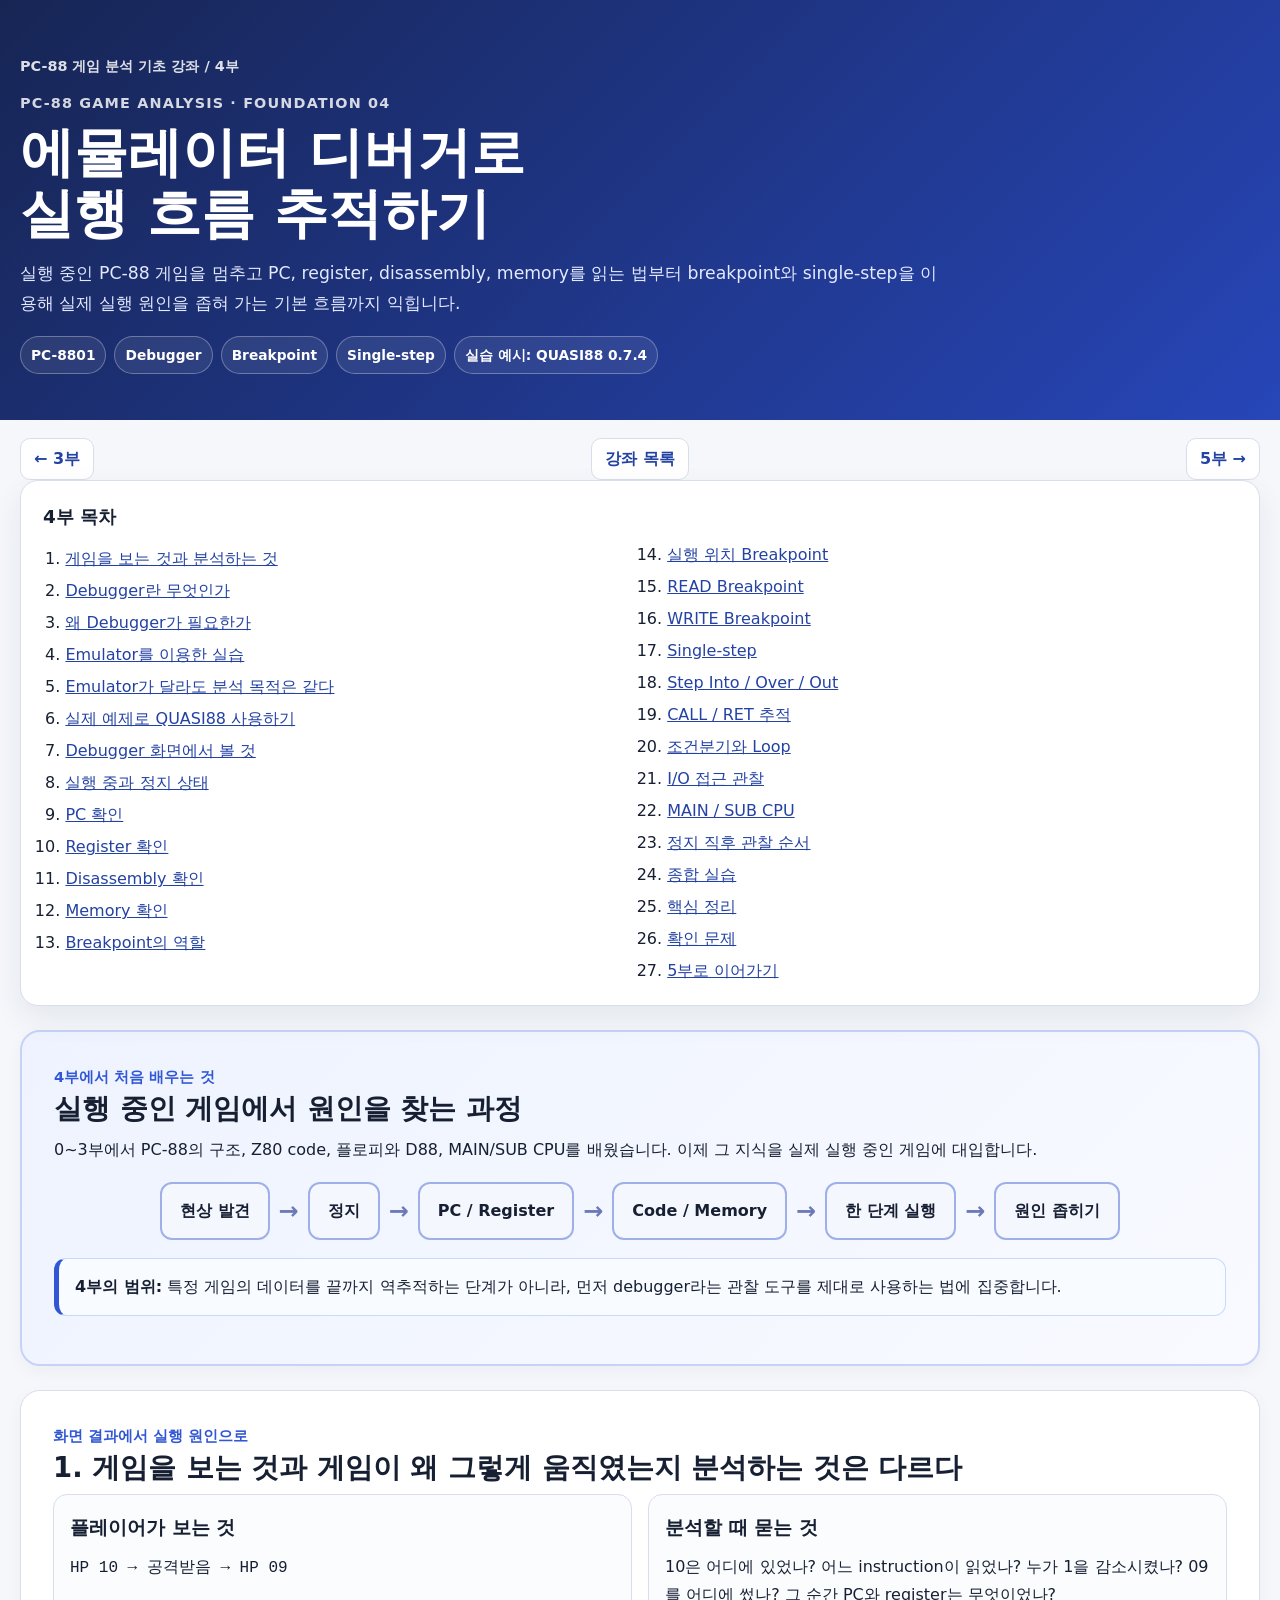
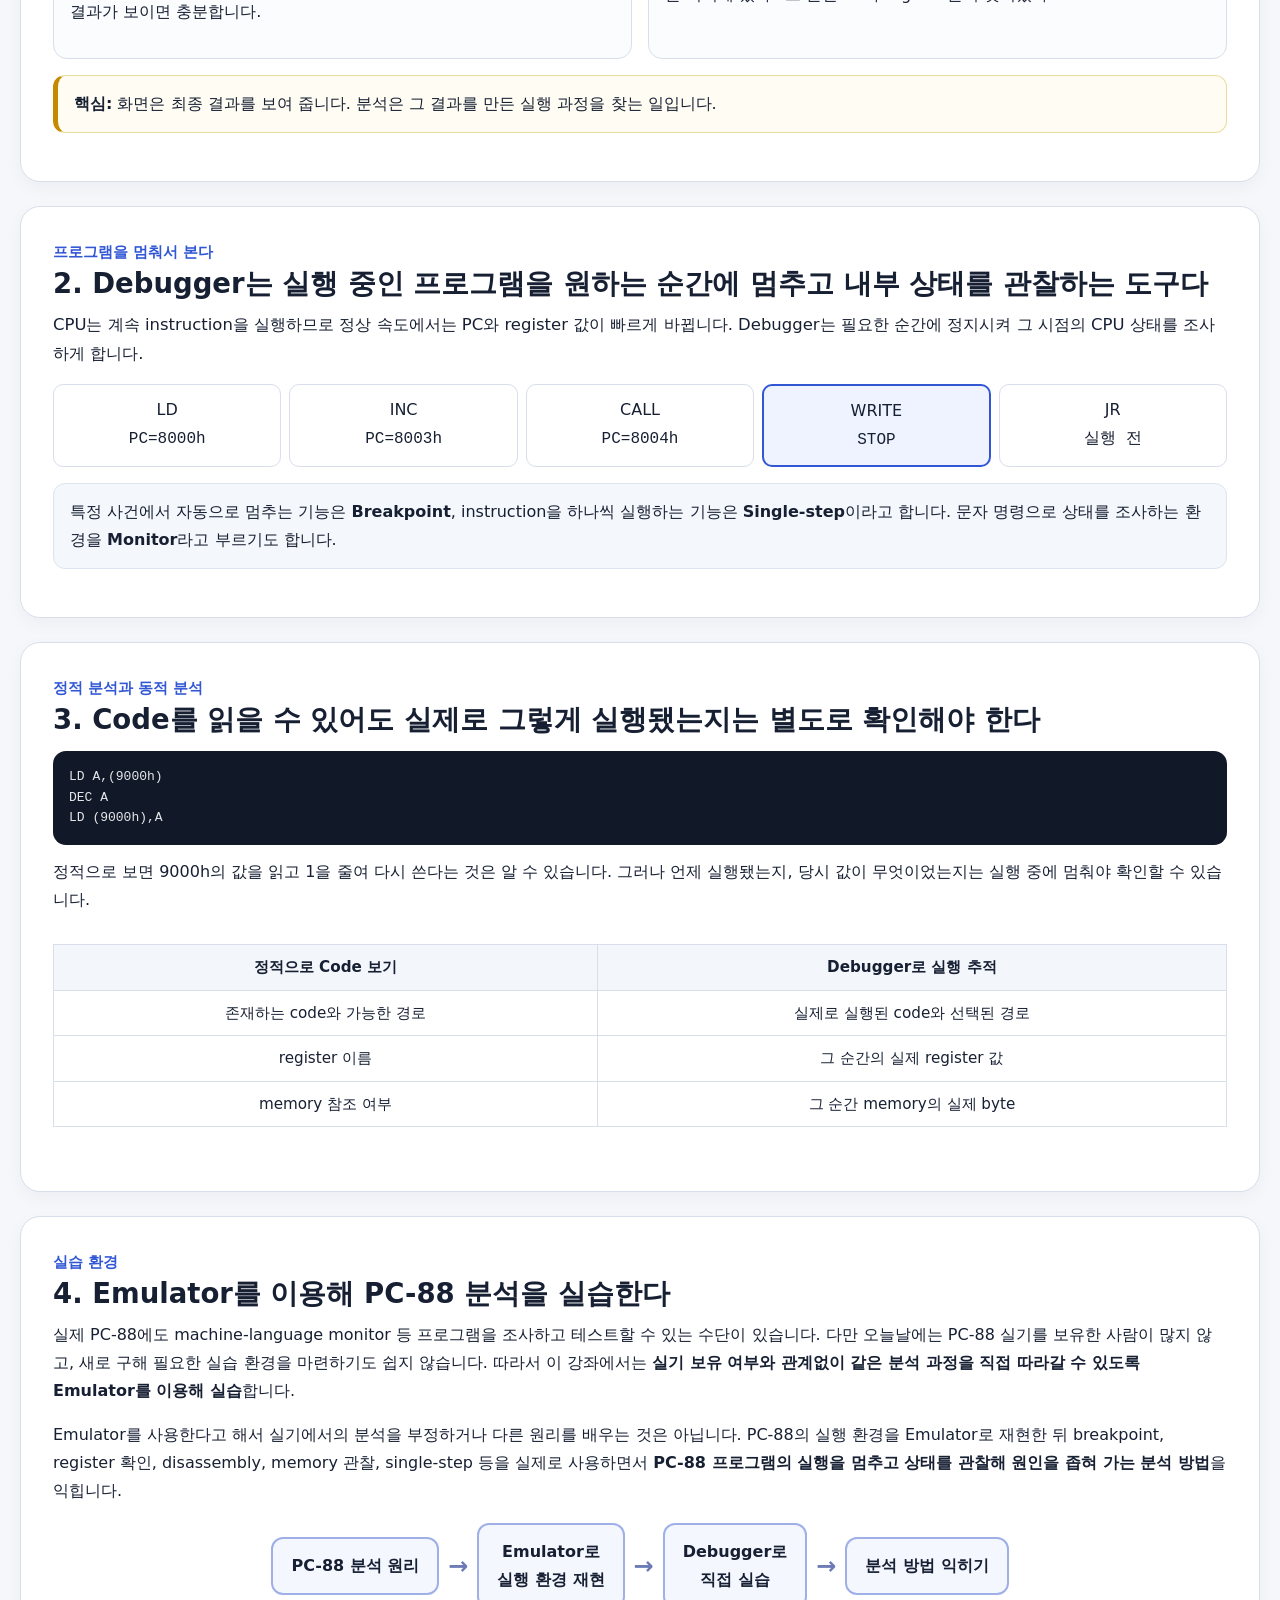
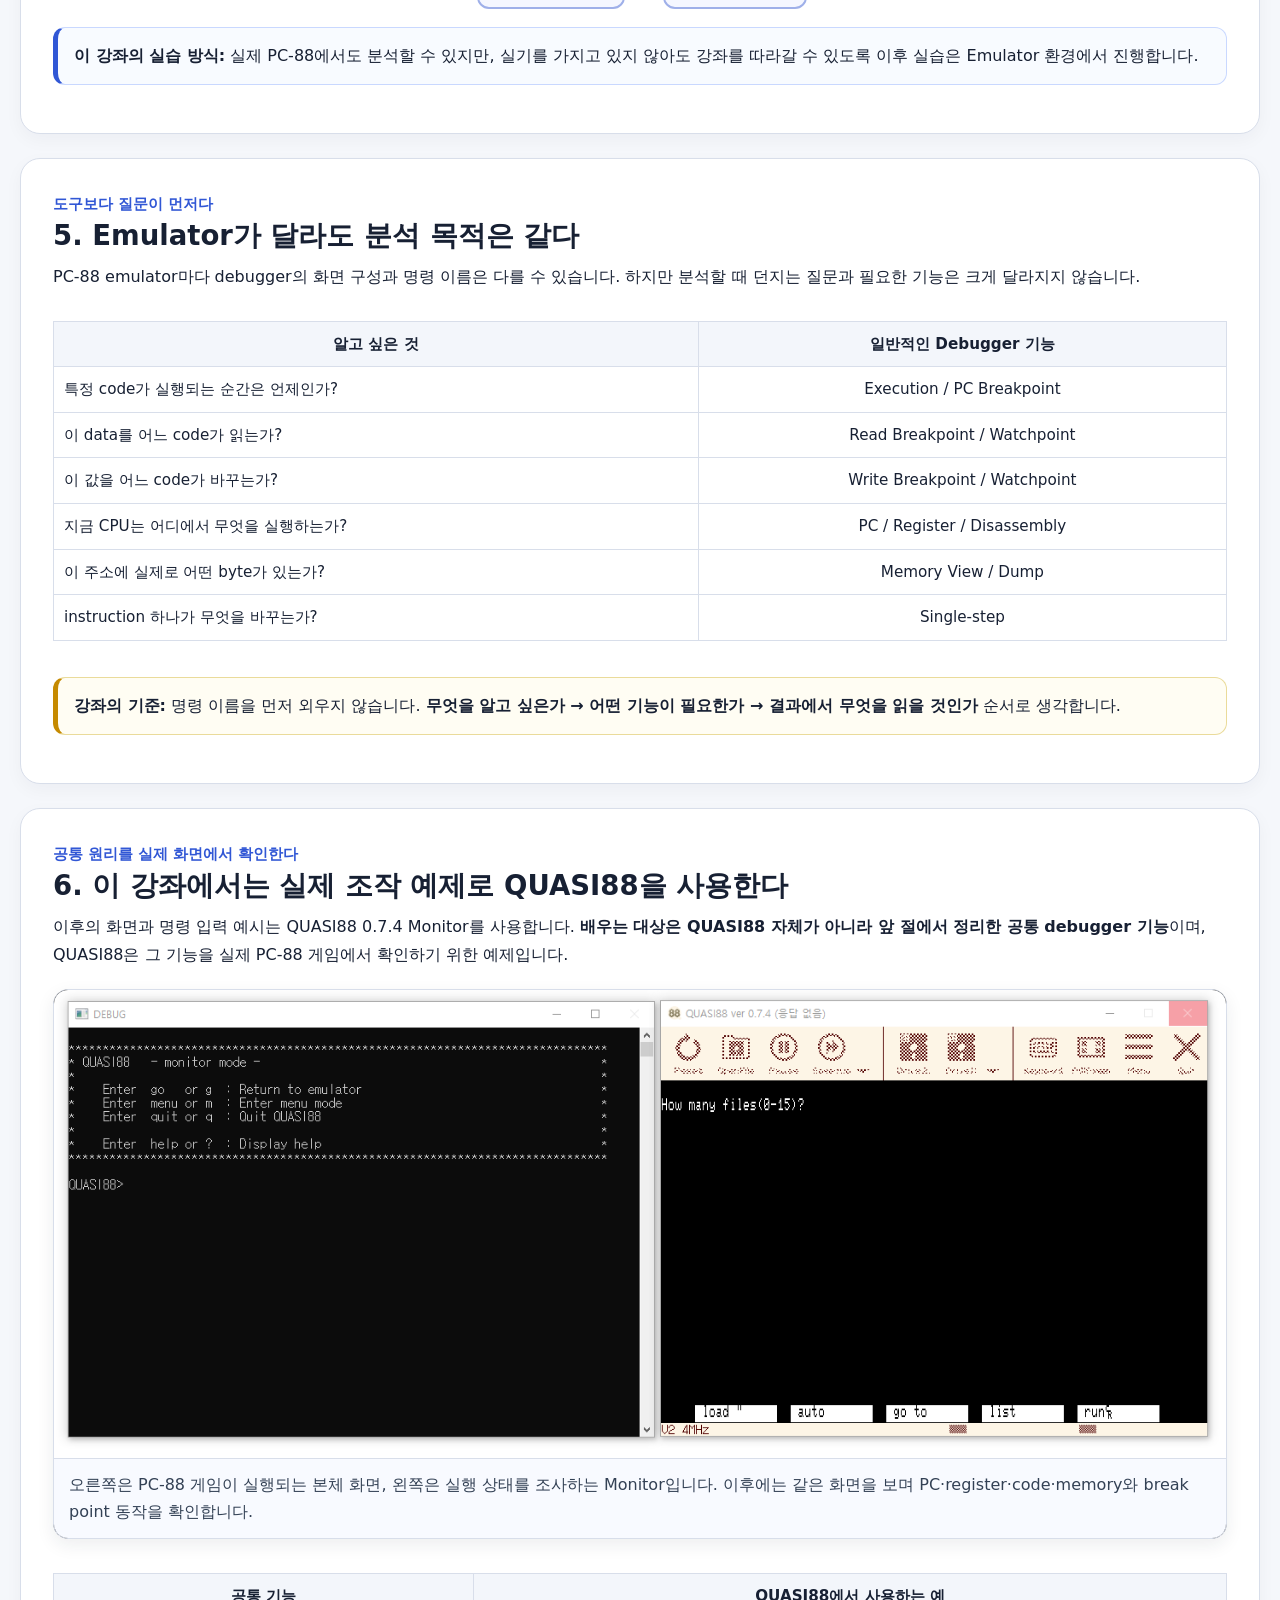
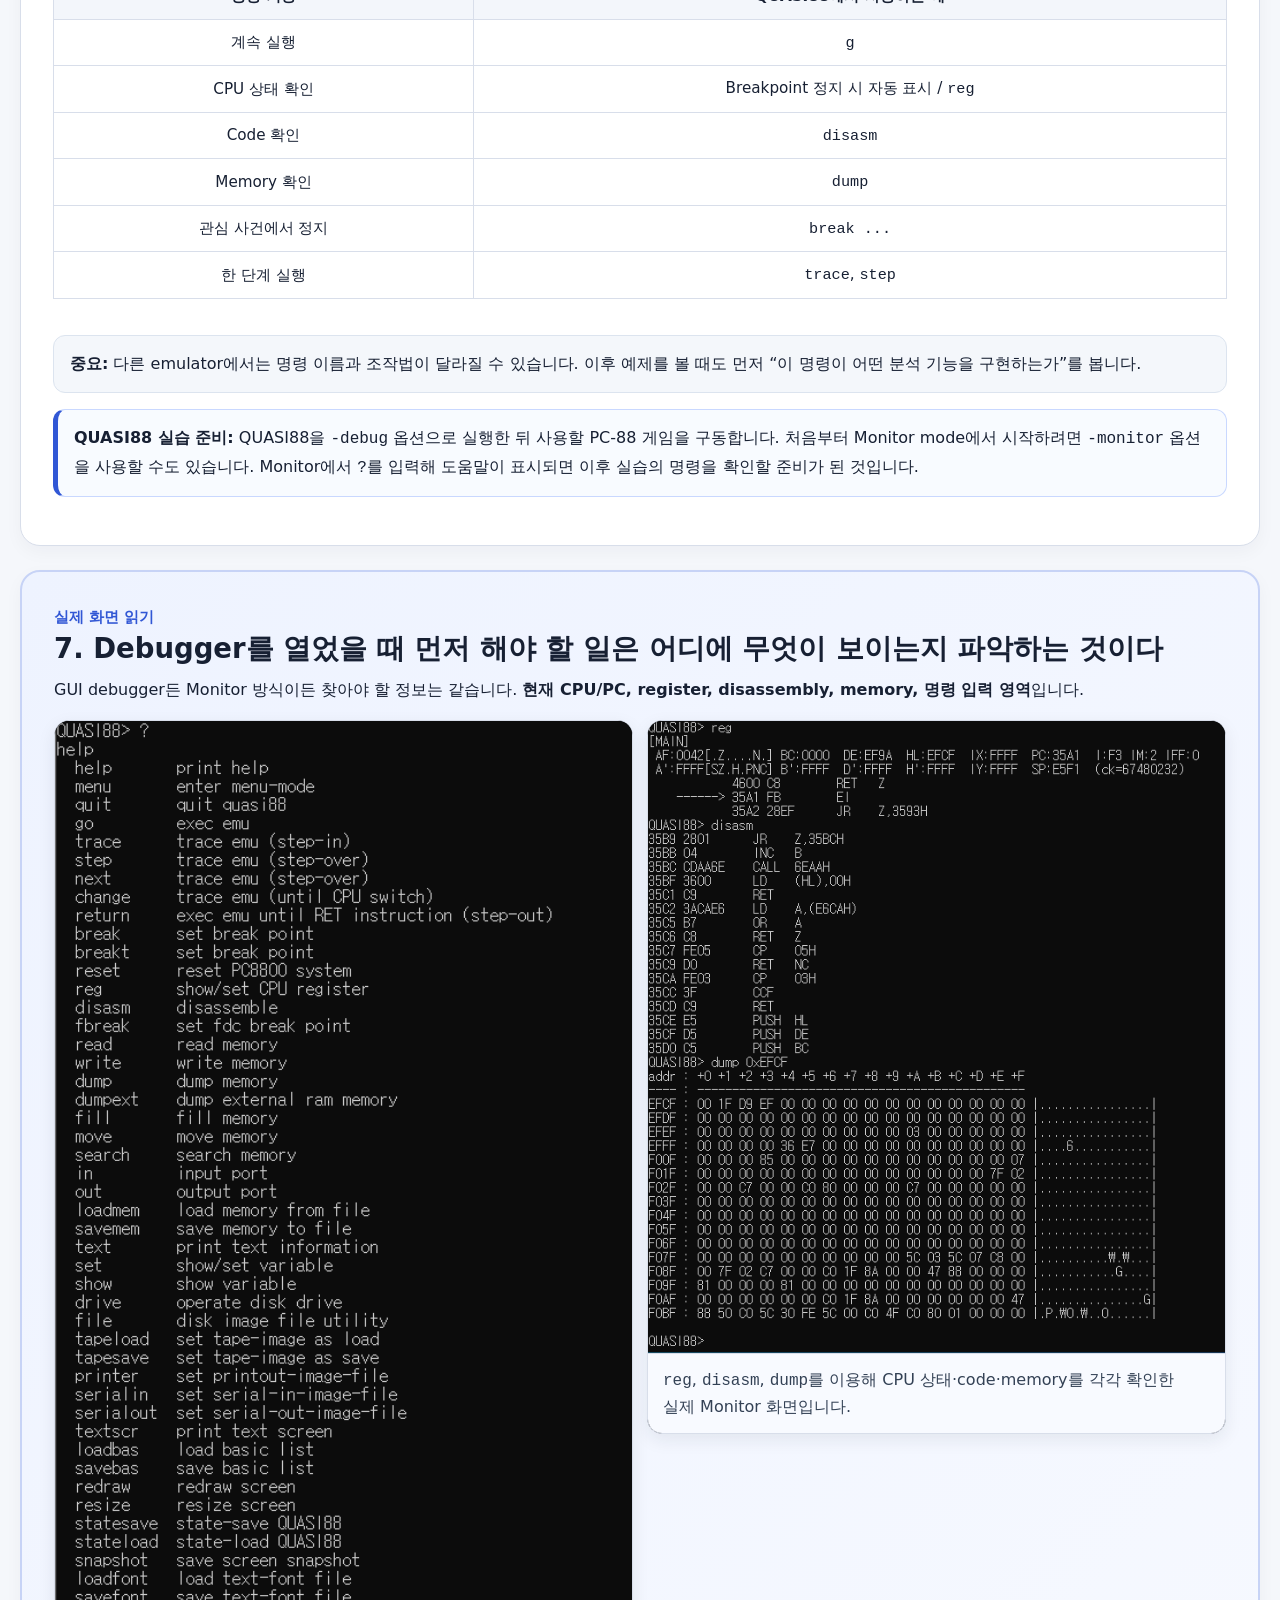
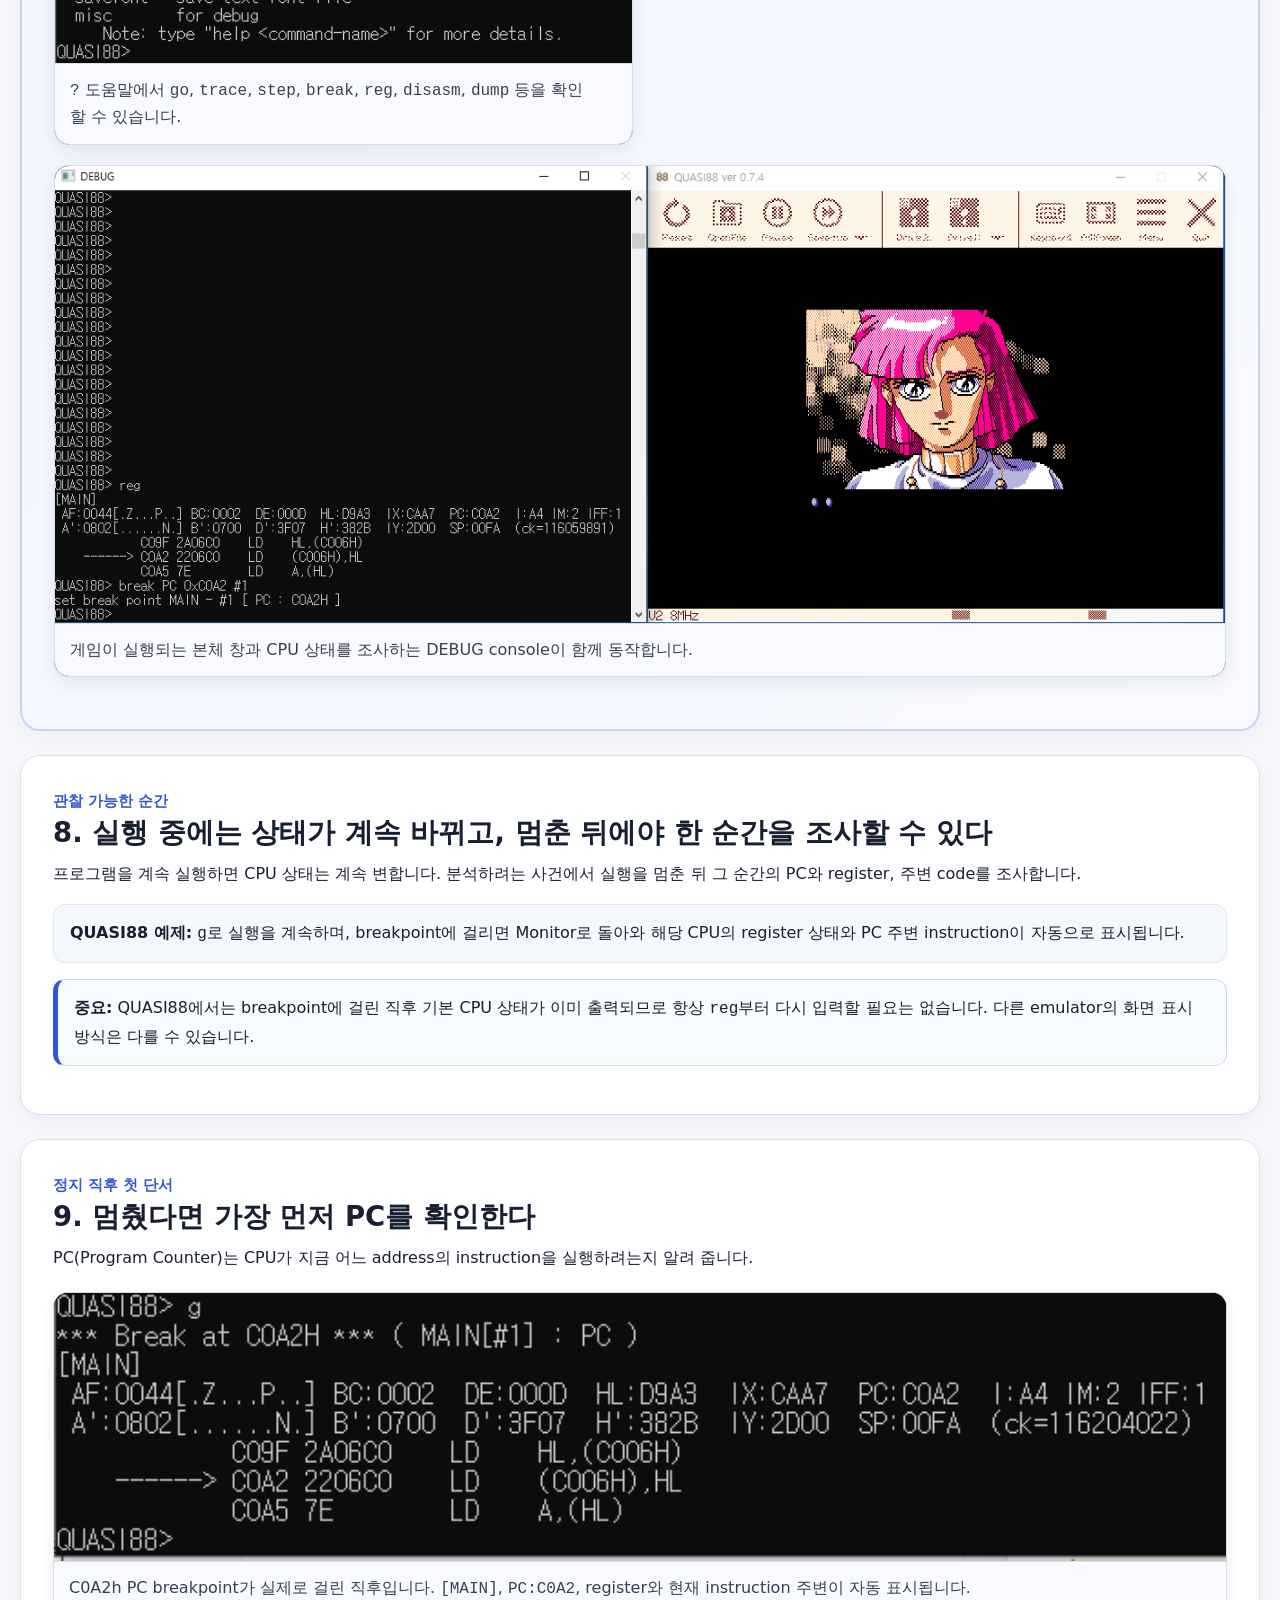
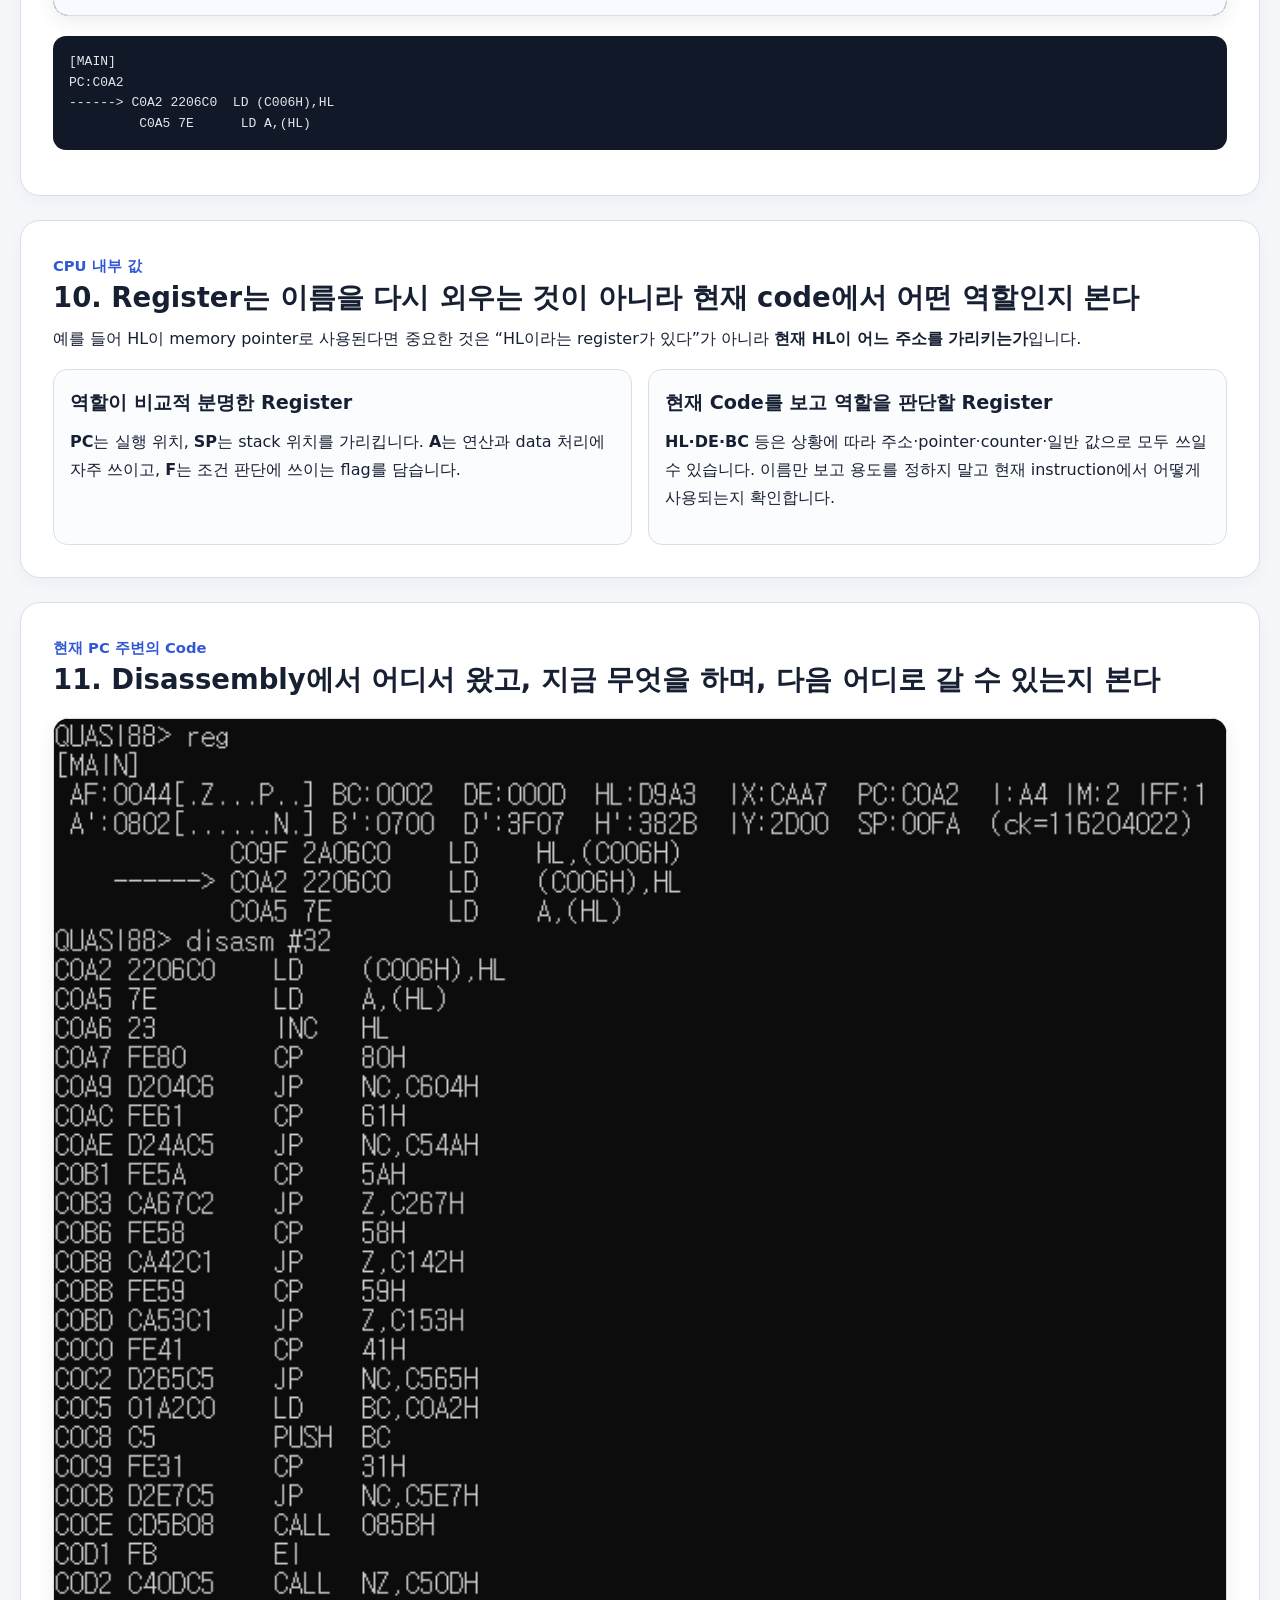
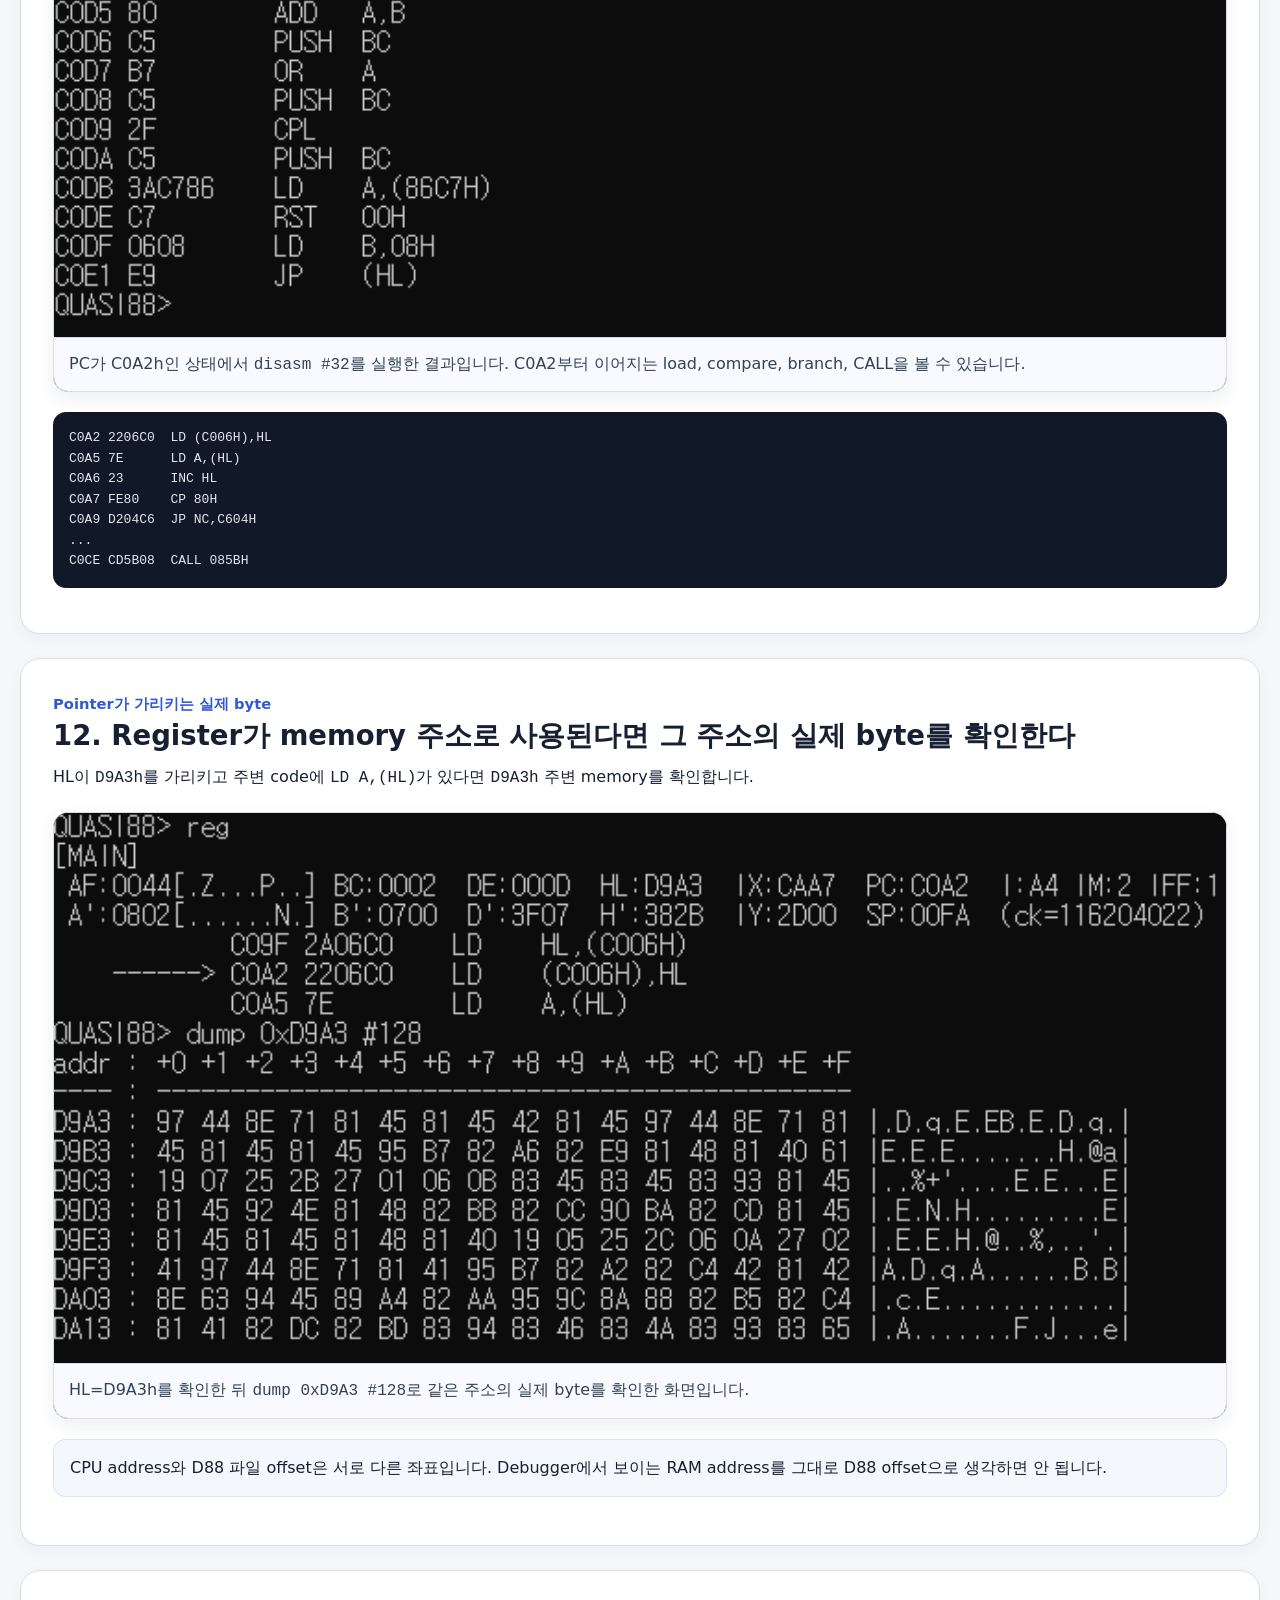
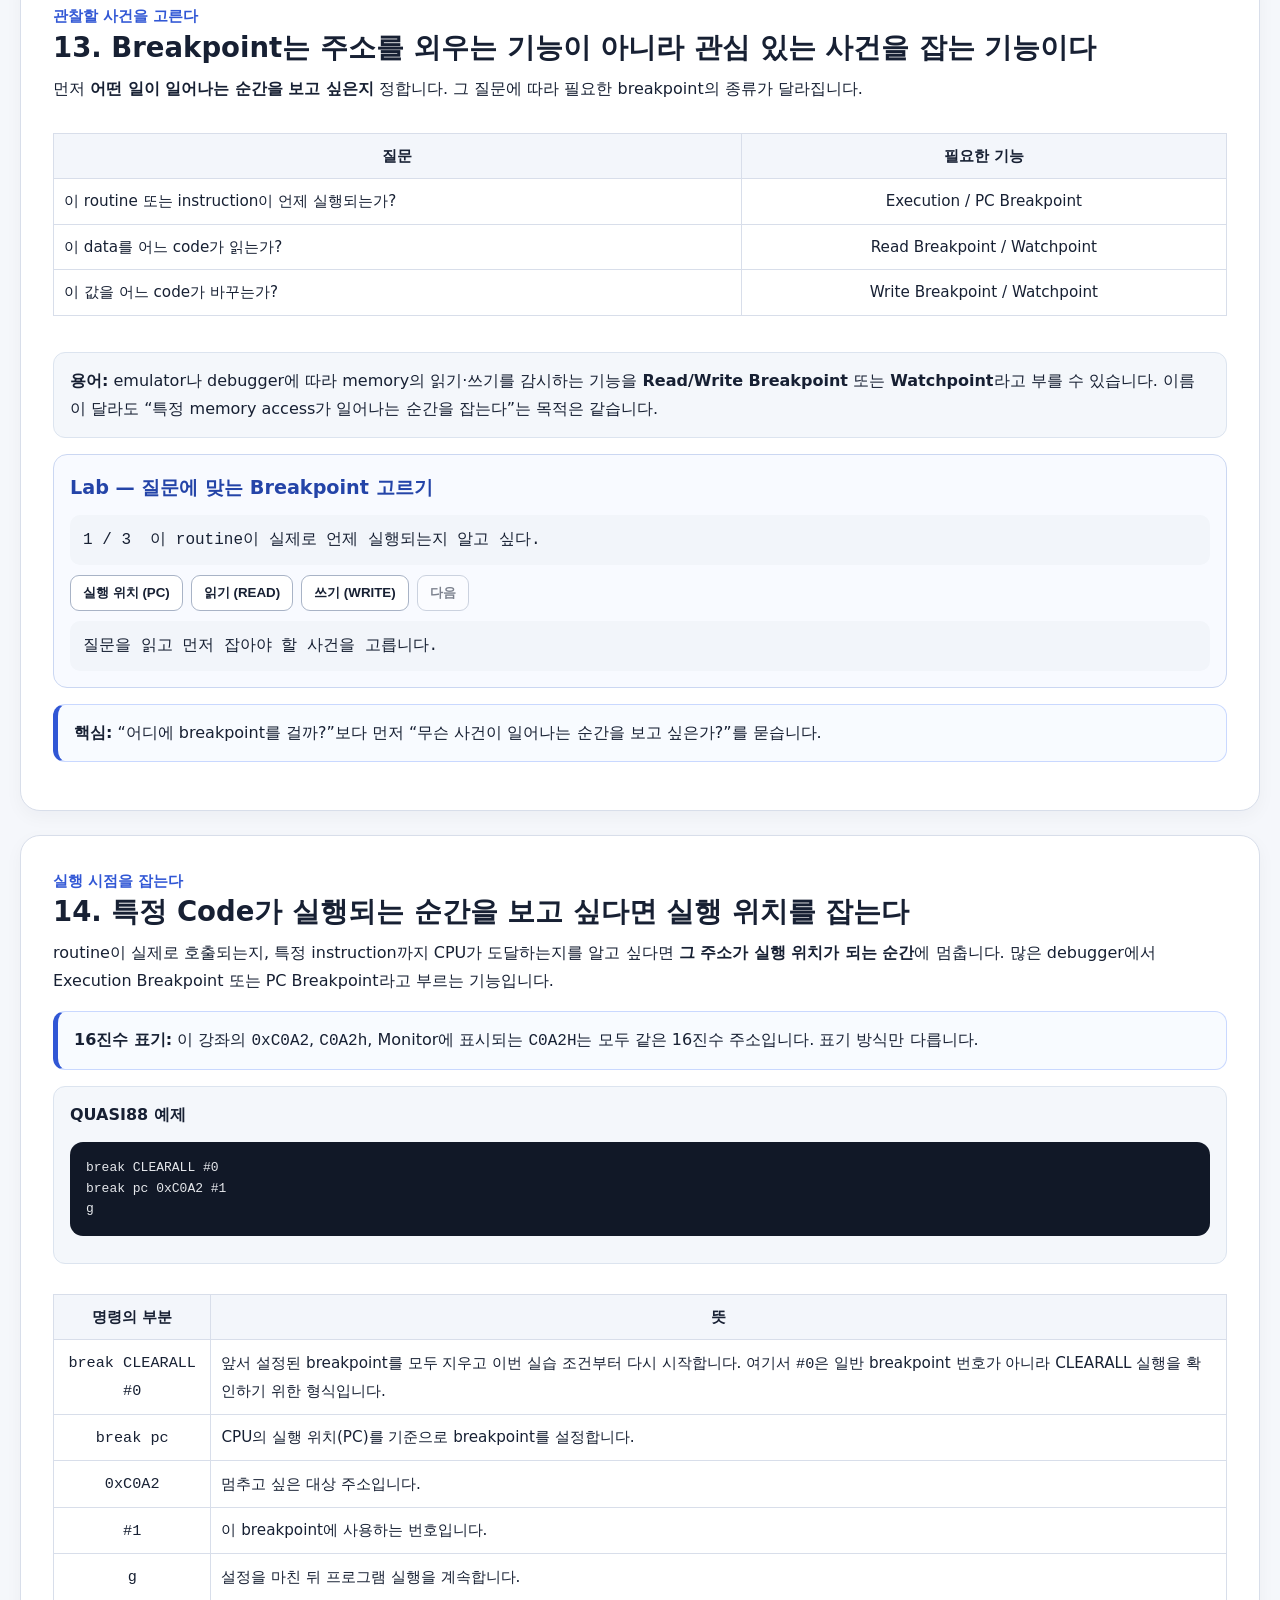
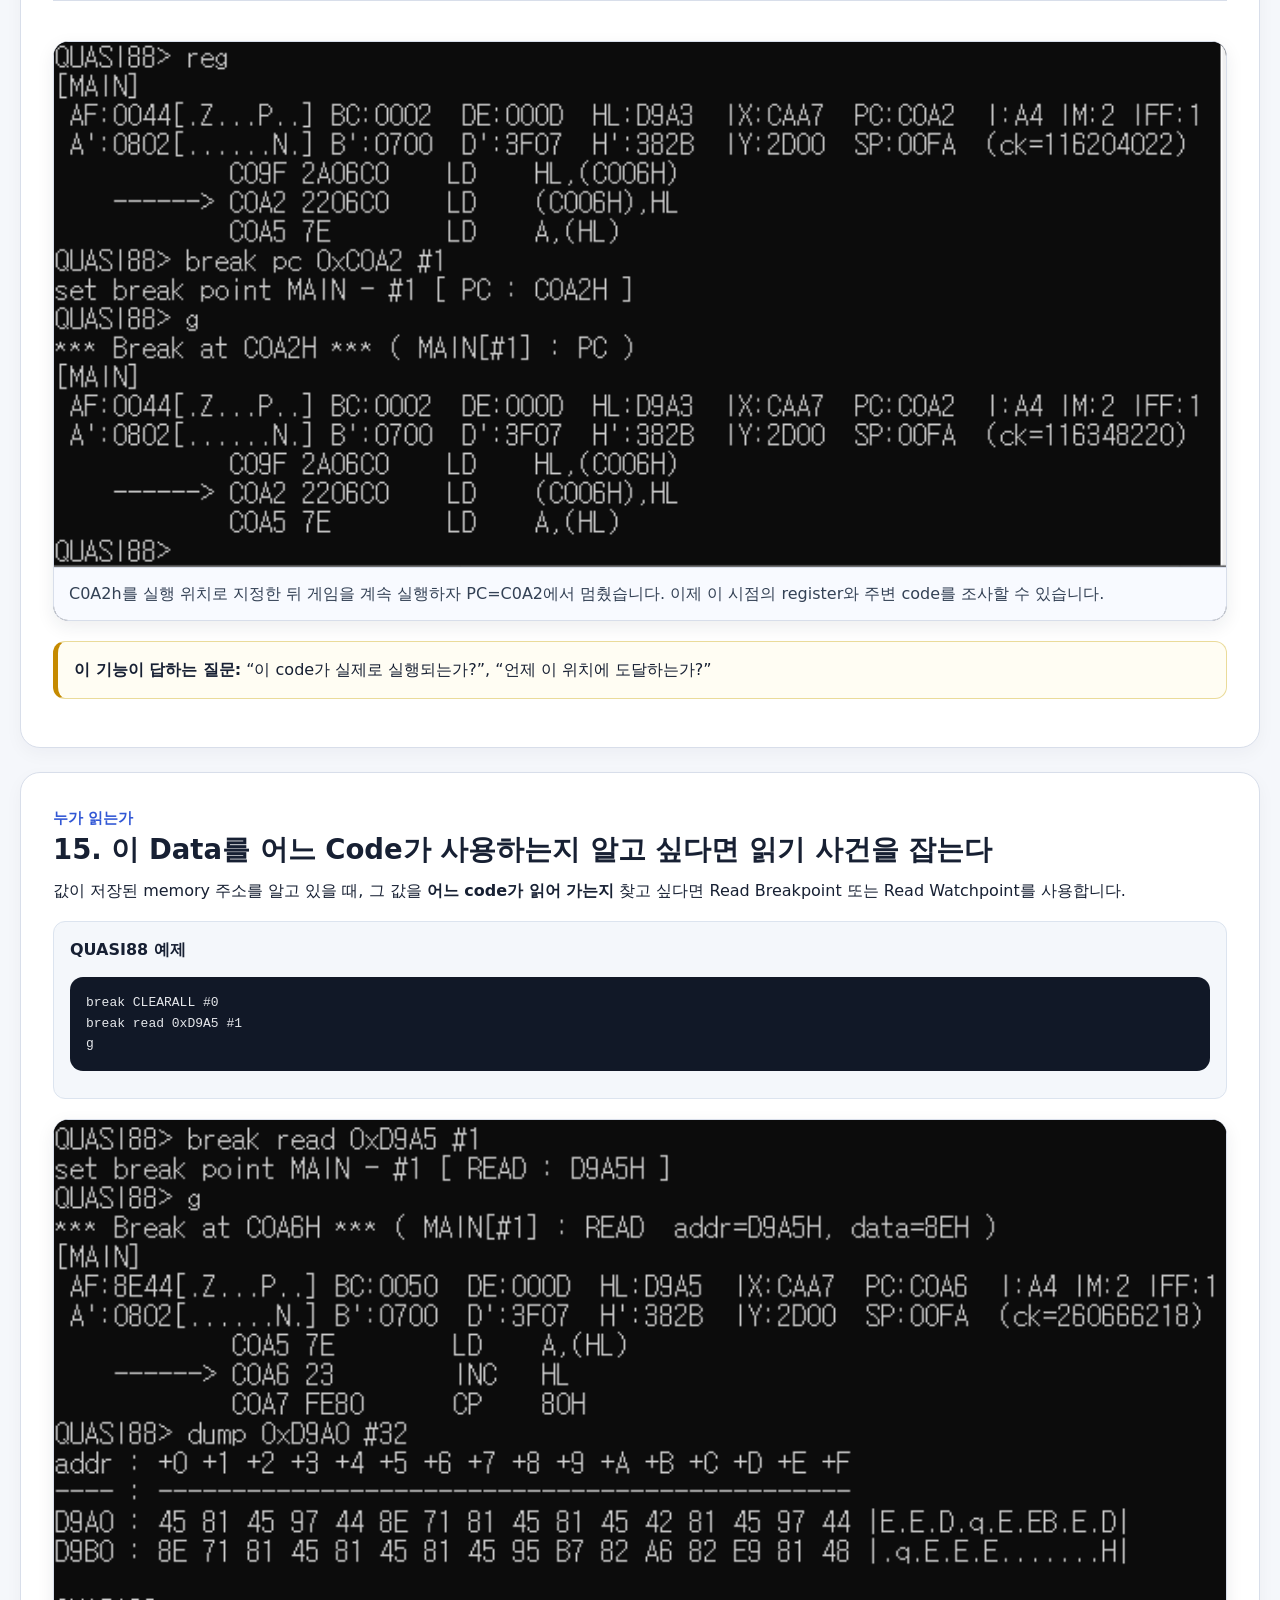
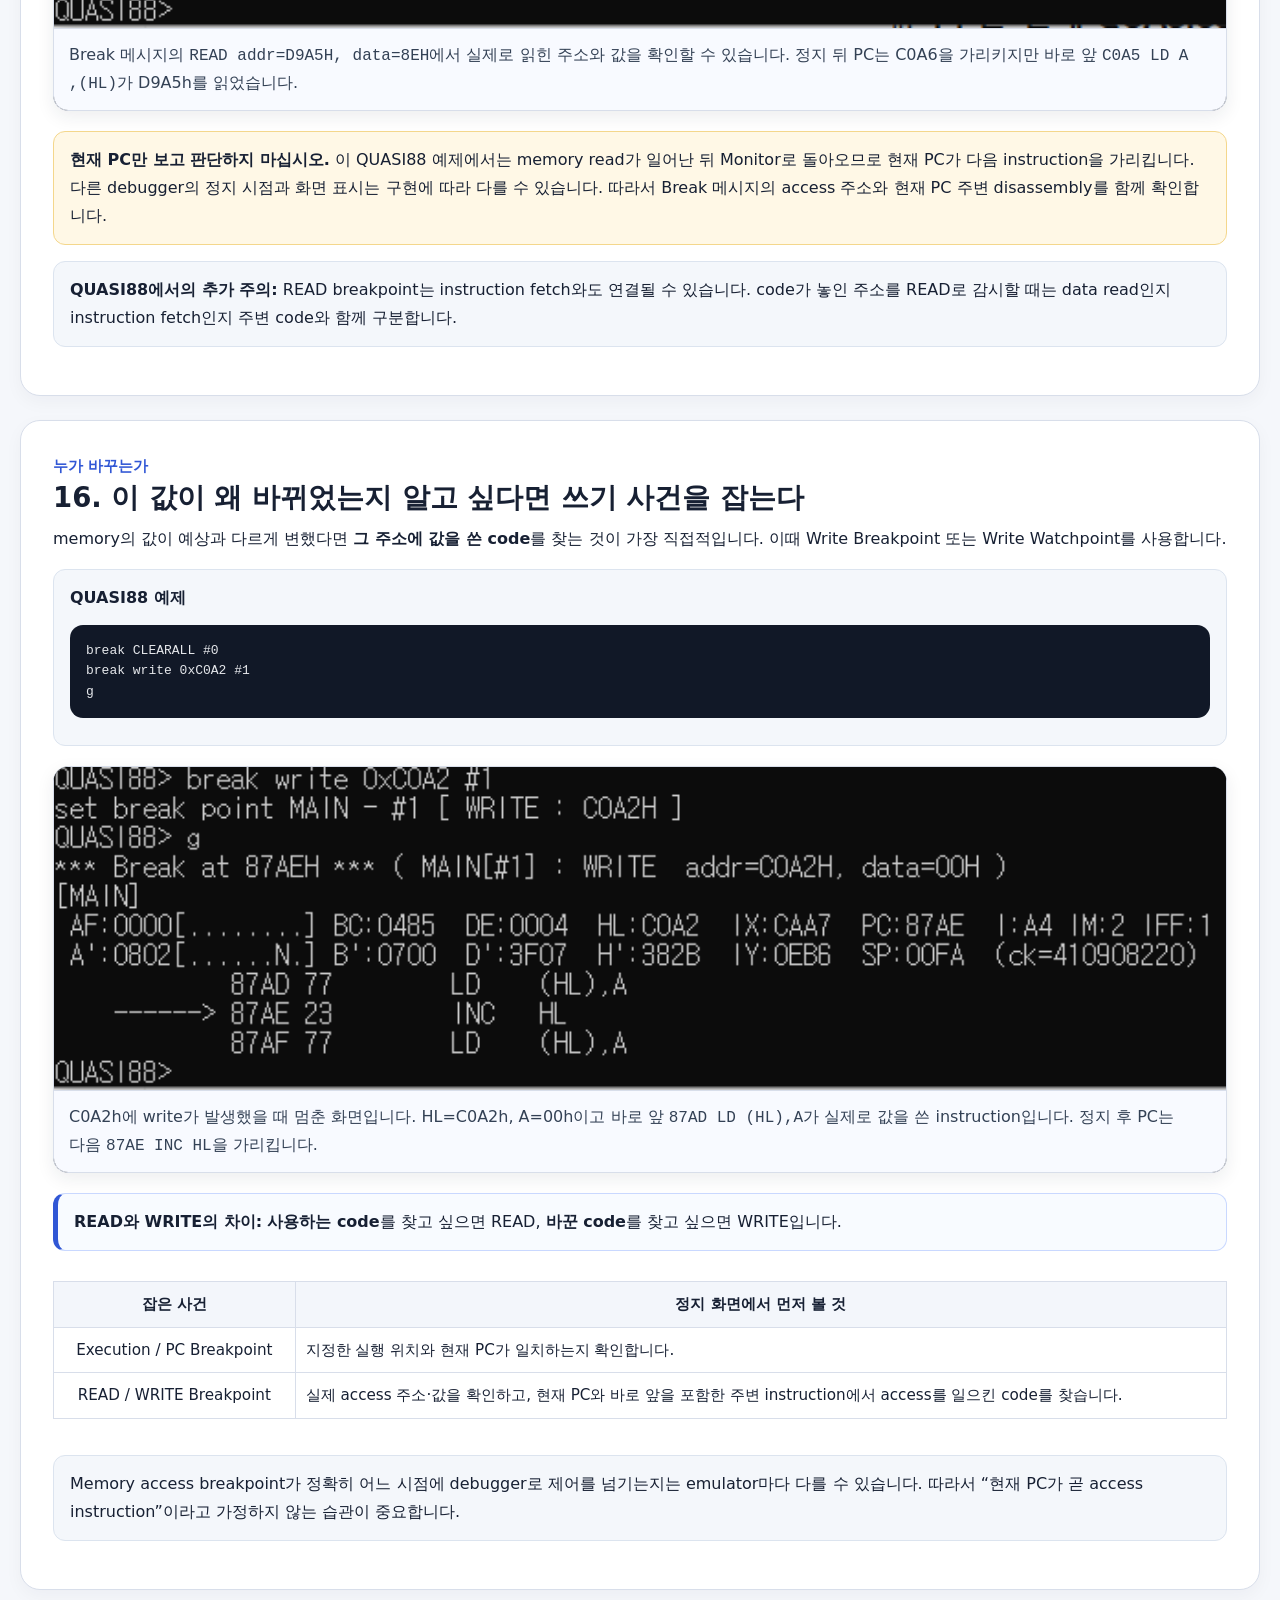
<file: course/04.html>
<!doctype html>
<html lang="ko">
<head>
<meta charset="utf-8">
<meta name="viewport" content="width=device-width,initial-scale=1">
<meta name="description" content="PC-88 게임 분석 기초 4부. 에뮬레이터 디버거로 PC, register, disassembly, memory, breakpoint와 single-step을 이용해 실행 흐름을 추적합니다.">
<title>PC-88 게임 분석을 위한 기초 강좌 4부 — 에뮬레이터 디버거로 실행 흐름 추적하기</title>
<style>
:root{--bg:#f5f7fb;--paper:#fff;--ink:#172033;--muted:#5b6578;--line:#d8deea;--accent:#3157d5;--accent2:#2342a3;--soft:#eef3ff;--ok:#13795b;--warn:#9a6700;--bad:#b42318;--code:#111827;--codeink:#e5e7eb;--shadow:0 12px 30px rgba(23,32,51,.08)}
*{box-sizing:border-box}html{scroll-behavior:smooth}body{margin:0;background:var(--bg);color:var(--ink);font-family:system-ui,-apple-system,"Segoe UI","Noto Sans KR","Malgun Gothic",sans-serif;line-height:1.75}a{color:var(--accent2)}
header{background:linear-gradient(135deg,#172554,#2746b8);color:#fff;padding:54px 20px 46px}.header-inner,.wrap{max-width:1080px;margin:auto}.eyebrow{font-size:.9rem;letter-spacing:.08em;font-weight:800;opacity:.82}h1{font-size:clamp(2rem,5vw,3.4rem);line-height:1.13;margin:.35rem 0 .8rem}.lead{max-width:930px;font-size:1.08rem;color:#e3e9ff;margin:0}.badges{display:flex;gap:8px;flex-wrap:wrap;margin-top:18px}.badge{padding:6px 10px;border:1px solid rgba(255,255,255,.3);border-radius:999px;font-size:.86rem;font-weight:800;background:rgba(255,255,255,.08)}
.wrap{padding:24px 20px 80px}.toc{background:var(--paper);border:1px solid var(--line);box-shadow:var(--shadow);border-radius:18px;padding:20px 22px;margin-top:-24px;position:relative}.toc strong{display:block;margin-bottom:8px;font-size:1.15rem}.toc ol{margin:0;padding-left:1.4rem;columns:2;column-gap:2rem}.toc li{break-inside:avoid;margin:.25rem 0}
section{background:var(--paper);border:1px solid var(--line);border-radius:20px;padding:32px;margin-top:24px;box-shadow:0 6px 18px rgba(23,32,51,.04)}section.em{background:linear-gradient(135deg,#eef3ff,#f8faff);border:2px solid #c7d3f6}h2{font-size:1.72rem;margin:0 0 8px;line-height:1.35}h3{font-size:1.2rem;margin:1.6rem 0 .55rem}p{margin:.55rem 0 1rem}.kicker{font-weight:850;color:var(--accent);font-size:.92rem}.intro{font-size:1.03rem}.muted{color:var(--muted)}
code,kbd{font-family:ui-monospace,SFMono-Regular,Consolas,"Liberation Mono",monospace}.ic{background:#eef1f6;border:1px solid #d9dfe9;border-radius:5px;padding:.06rem .32rem}pre{background:var(--code);color:var(--codeink);padding:16px;border-radius:13px;overflow:auto;line-height:1.58;tab-size:4}
table{width:100%;border-collapse:collapse;margin:14px 0 20px;font-size:.95rem}th,td{border:1px solid var(--line);padding:9px 10px;text-align:center}th{background:#f3f6fb}.left{text-align:left}
.grid2{display:grid;grid-template-columns:repeat(2,minmax(0,1fr));gap:16px}.grid3{display:grid;grid-template-columns:repeat(3,minmax(0,1fr));gap:14px}.card{border:1px solid var(--line);border-radius:14px;padding:16px;background:#fbfcfe}.card h3{margin-top:0}.flow{display:flex;align-items:center;justify-content:center;gap:9px;flex-wrap:wrap;margin:18px 0}.flow b{border:2px solid #9fb0e9;background:#f5f7ff;border-radius:12px;padding:13px 18px;text-align:center}.arrow{font-size:1.5rem;color:#6b7ab6;font-weight:900}
.note,.beginner,.why,.warn,.wrong{padding:14px 16px;border-radius:12px;margin:16px 0}.note{background:#f4f7fb;border:1px solid #dce4ef}.beginner{background:#f8fbff;border:1px solid #c9d8ff;border-left:5px solid #3157d5}.why{background:#fffdf3;border:1px solid #eadb9a;border-left:5px solid #c58a00}.warn{background:#fff8e6;border:1px solid #f4d78c}.wrong{background:#fff5f5;border:1px solid #f0c7c7;border-left:5px solid #c73b3b}
.shot{margin:20px 0;border:1px solid var(--line);border-radius:15px;overflow:hidden;background:#0b0f16;box-shadow:0 6px 18px rgba(23,32,51,.08);min-width:0;max-width:100%}.shot img{display:block;width:100%;height:auto;background:#000}.shot figcaption{background:#f8faff;color:#334155;padding:13px 36px 13px 15px;border-top:1px solid var(--line);font-size:1rem;line-height:1.65;min-width:0;max-width:100%;box-sizing:border-box!important;white-space:normal!important;overflow-wrap:anywhere!important;word-break:break-all!important;line-break:anywhere}.shot figcaption,.shot figcaption *{white-space:normal!important;overflow-wrap:anywhere!important;word-break:break-all!important}.shot figcaption b{color:#183c98}.shots{display:grid;grid-template-columns:repeat(2,minmax(0,1fr));gap:14px;align-items:start}.shots .shot{margin:0;min-width:0}
.timeline{display:grid;grid-template-columns:repeat(5,1fr);gap:8px;margin:16px 0}.tick{border:1px solid var(--line);border-radius:10px;padding:11px;text-align:center;background:#fff}.tick.hot{border:2px solid var(--accent);background:var(--soft)}.steps{display:grid;gap:9px}.step{border-left:5px solid #9aa8c4;background:#f6f8fb;padding:10px 12px;border-radius:8px}.step b{display:block;color:#2444a8}
.lab{border:1px solid #cbd7f2;background:#f8faff;border-radius:14px;padding:16px;margin:16px 0}.lab h3{margin:0 0 8px;color:#2444a8}.controls{display:flex;gap:8px;align-items:center;flex-wrap:wrap;margin:10px 0}.btn{border:1px solid #a8b3c6;background:#fff;color:var(--ink);padding:8px 12px;border-radius:9px;font-weight:750;cursor:pointer}.btn.active{background:#3157d5;color:#fff;border-color:#3157d5}.btn.correct{background:var(--ok);color:#fff;border-color:var(--ok)}.btn:disabled{opacity:.55;cursor:not-allowed}.btn.correct:disabled{opacity:1}.readout{font-family:ui-monospace,SFMono-Regular,Consolas,monospace;background:#f2f5fa;border-radius:10px;padding:11px 13px;margin-top:10px;white-space:pre-wrap}
.quiz details{border:1px solid var(--line);border-radius:10px;background:#fff;margin:9px 0}.quiz summary{cursor:pointer;font-weight:800;padding:12px 14px}.answer{padding:0 14px 14px;color:#44506a}footer{text-align:center;color:var(--muted);padding:30px 0}
@media(max-width:760px){.wrap{padding-left:14px;padding-right:14px}section{padding:22px 18px}.toc ol{columns:1}.grid2,.grid3,.shots{grid-template-columns:1fr}.timeline{grid-template-columns:1fr 1fr}table{display:block;overflow-x:auto;white-space:nowrap}.shot figcaption{font-size:.96rem}}
.course-nav{max-width:1080px;margin:18px auto 0;padding:0 20px;display:grid;grid-template-columns:1fr auto 1fr;align-items:center;gap:12px;font-weight:800}.course-nav-bottom{margin-top:28px;margin-bottom:24px}.course-nav a{padding:9px 13px;border:1px solid #d8deea;border-radius:10px;background:#fff;color:#2342a3;text-decoration:none;line-height:1.35}.course-nav a:hover{background:#eef3ff}.course-nav .course-prev{justify-self:start}.course-nav .course-index{justify-self:center}.course-nav .course-next{justify-self:end}.course-nav .nav-empty{visibility:hidden}@media(max-width:800px){.course-nav{padding:0 16px;gap:6px}.course-nav a{padding:8px 9px;font-size:.9rem}}
.crumb{font-size:.9rem;font-weight:800;opacity:.85;margin-bottom:12px}.crumb a{color:inherit;text-decoration:none}.crumb a:hover{text-decoration:underline}
</style>
<link rel="stylesheet" href="../assets/course-responsive.css">
</head>
<body class="pc88-responsive">
<header><div class="header-inner"><div class="crumb"><a href="../index.html">PC-88 게임 분석 기초 강좌</a> / 4부</div><div class="eyebrow">PC-88 GAME ANALYSIS · FOUNDATION 04</div><h1>에뮬레이터 디버거로<br>실행 흐름 추적하기</h1><p class="lead">실행 중인 PC-88 게임을 멈추고 PC, register, disassembly, memory를 읽는 법부터 breakpoint와 single-step을 이용해 실제 실행 원인을 좁혀 가는 기본 흐름까지 익힙니다.</p><div class="badges"><span class="badge">PC-8801</span><span class="badge">Debugger</span><span class="badge">Breakpoint</span><span class="badge">Single-step</span><span class="badge">실습 예시: QUASI88 0.7.4</span></div></div></header>
<nav class="course-nav course-nav-top" aria-label="강좌 이동">
<a class="course-prev" href="03.html">← 3부</a>
<a class="course-index" href="../index.html">강좌 목록</a>
<a class="course-next" href="05.html">5부 →</a>
</nav>
<div class="wrap">
<nav class="toc"><strong>4부 목차</strong><ol>
<li><a href="#observe">게임을 보는 것과 분석하는 것</a></li><li><a href="#debugger">Debugger란 무엇인가</a></li><li><a href="#why">왜 Debugger가 필요한가</a></li><li><a href="#realpc">Emulator를 이용한 실습</a></li><li><a href="#emulators">Emulator가 달라도 분석 목적은 같다</a></li><li><a href="#quasi88">실제 예제로 QUASI88 사용하기</a></li><li><a href="#screen">Debugger 화면에서 볼 것</a></li><li><a href="#runstop">실행 중과 정지 상태</a></li><li><a href="#pc">PC 확인</a></li><li><a href="#register">Register 확인</a></li><li><a href="#disasm">Disassembly 확인</a></li><li><a href="#memory">Memory 확인</a></li><li><a href="#breakpoint">Breakpoint의 역할</a></li><li><a href="#pcbreak">실행 위치 Breakpoint</a></li><li><a href="#readbreak">READ Breakpoint</a></li><li><a href="#writebreak">WRITE Breakpoint</a></li><li><a href="#stepping">Single-step</a></li><li><a href="#stepmodes">Step Into / Over / Out</a></li><li><a href="#callret">CALL / RET 추적</a></li><li><a href="#branchloop">조건분기와 Loop</a></li><li><a href="#io">I/O 접근 관찰</a></li><li><a href="#dual">MAIN / SUB CPU</a></li><li><a href="#workflow">정지 직후 관찰 순서</a></li><li><a href="#final-lab">종합 실습</a></li><li><a href="#summary">핵심 정리</a></li><li><a href="#quiz">확인 문제</a></li><li><a href="#next-part">5부로 이어가기</a></li>
</ol></nav>

<section class="em"><div class="kicker">4부에서 처음 배우는 것</div><h2>실행 중인 게임에서 원인을 찾는 과정</h2><p>0~3부에서 PC-88의 구조, Z80 code, 플로피와 D88, MAIN/SUB CPU를 배웠습니다. 이제 그 지식을 실제 실행 중인 게임에 대입합니다.</p><div class="flow"><b>현상 발견</b><span class="arrow">→</span><b>정지</b><span class="arrow">→</span><b>PC / Register</b><span class="arrow">→</span><b>Code / Memory</b><span class="arrow">→</span><b>한 단계 실행</b><span class="arrow">→</span><b>원인 좁히기</b></div><div class="beginner"><b>4부의 범위:</b> 특정 게임의 데이터를 끝까지 역추적하는 단계가 아니라, 먼저 debugger라는 관찰 도구를 제대로 사용하는 법에 집중합니다.</div></section>

<section id="observe"><div class="kicker">화면 결과에서 실행 원인으로</div><h2>1. 게임을 보는 것과 게임이 왜 그렇게 움직였는지 분석하는 것은 다르다</h2><div class="grid2"><div class="card"><h3>플레이어가 보는 것</h3><p><code>HP 10 → 공격받음 → HP 09</code></p><p>결과가 보이면 충분합니다.</p></div><div class="card"><h3>분석할 때 묻는 것</h3><p>10은 어디에 있었나? 어느 instruction이 읽었나? 누가 1을 감소시켰나? 09를 어디에 썼나? 그 순간 PC와 register는 무엇이었나?</p></div></div><div class="why"><b>핵심:</b> 화면은 최종 결과를 보여 줍니다. 분석은 그 결과를 만든 실행 과정을 찾는 일입니다.</div></section>

<section id="debugger"><div class="kicker">프로그램을 멈춰서 본다</div><h2>2. Debugger는 실행 중인 프로그램을 원하는 순간에 멈추고 내부 상태를 관찰하는 도구다</h2><p class="intro">CPU는 계속 instruction을 실행하므로 정상 속도에서는 PC와 register 값이 빠르게 바뀝니다. Debugger는 필요한 순간에 정지시켜 그 시점의 CPU 상태를 조사하게 합니다.</p><div class="timeline"><div class="tick">LD<br><code>PC=8000h</code></div><div class="tick">INC<br><code>PC=8003h</code></div><div class="tick">CALL<br><code>PC=8004h</code></div><div class="tick hot">WRITE<br><code>STOP</code></div><div class="tick">JR<br><code>실행 전</code></div></div><div class="note">특정 사건에서 자동으로 멈추는 기능은 <b>Breakpoint</b>, instruction을 하나씩 실행하는 기능은 <b>Single-step</b>이라고 합니다. 문자 명령으로 상태를 조사하는 환경을 <b>Monitor</b>라고 부르기도 합니다.</div></section>

<section id="why"><div class="kicker">정적 분석과 동적 분석</div><h2>3. Code를 읽을 수 있어도 실제로 그렇게 실행됐는지는 별도로 확인해야 한다</h2><pre>LD A,(9000h)
DEC A
LD (9000h),A</pre><p>정적으로 보면 9000h의 값을 읽고 1을 줄여 다시 쓴다는 것은 알 수 있습니다. 그러나 언제 실행됐는지, 당시 값이 무엇이었는지는 실행 중에 멈춰야 확인할 수 있습니다.</p><div class="course-table-scroll"><table><tr><th>정적으로 Code 보기</th><th>Debugger로 실행 추적</th></tr><tr><td>존재하는 code와 가능한 경로</td><td>실제로 실행된 code와 선택된 경로</td></tr><tr><td>register 이름</td><td>그 순간의 실제 register 값</td></tr><tr><td>memory 참조 여부</td><td>그 순간 memory의 실제 byte</td></tr></table></div></section>

<section id="realpc"><div class="kicker">실습 환경</div><h2>4. Emulator를 이용해 PC-88 분석을 실습한다</h2><p>실제 PC-88에도 machine-language monitor 등 프로그램을 조사하고 테스트할 수 있는 수단이 있습니다. 다만 오늘날에는 PC-88 실기를 보유한 사람이 많지 않고, 새로 구해 필요한 실습 환경을 마련하기도 쉽지 않습니다. 따라서 이 강좌에서는 <b>실기 보유 여부와 관계없이 같은 분석 과정을 직접 따라갈 수 있도록 Emulator를 이용해 실습</b>합니다.</p><p>Emulator를 사용한다고 해서 실기에서의 분석을 부정하거나 다른 원리를 배우는 것은 아닙니다. PC-88의 실행 환경을 Emulator로 재현한 뒤 breakpoint, register 확인, disassembly, memory 관찰, single-step 등을 실제로 사용하면서 <b>PC-88 프로그램의 실행을 멈추고 상태를 관찰해 원인을 좁혀 가는 분석 방법</b>을 익힙니다.</p><div class="flow"><b>PC-88 분석 원리</b><span class="arrow">→</span><b>Emulator로<br>실행 환경 재현</b><span class="arrow">→</span><b>Debugger로<br>직접 실습</b><span class="arrow">→</span><b>분석 방법 익히기</b></div><div class="beginner"><b>이 강좌의 실습 방식:</b> 실제 PC-88에서도 분석할 수 있지만, 실기를 가지고 있지 않아도 강좌를 따라갈 수 있도록 이후 실습은 Emulator 환경에서 진행합니다.</div></section>

<section id="emulators"><div class="kicker">도구보다 질문이 먼저다</div><h2>5. Emulator가 달라도 분석 목적은 같다</h2><p>PC-88 emulator마다 debugger의 화면 구성과 명령 이름은 다를 수 있습니다. 하지만 분석할 때 던지는 질문과 필요한 기능은 크게 달라지지 않습니다.</p><div class="course-table-scroll"><table><tr><th>알고 싶은 것</th><th>일반적인 Debugger 기능</th></tr><tr><td class="left">특정 code가 실행되는 순간은 언제인가?</td><td>Execution / PC Breakpoint</td></tr><tr><td class="left">이 data를 어느 code가 읽는가?</td><td>Read Breakpoint / Watchpoint</td></tr><tr><td class="left">이 값을 어느 code가 바꾸는가?</td><td>Write Breakpoint / Watchpoint</td></tr><tr><td class="left">지금 CPU는 어디에서 무엇을 실행하는가?</td><td>PC / Register / Disassembly</td></tr><tr><td class="left">이 주소에 실제로 어떤 byte가 있는가?</td><td>Memory View / Dump</td></tr><tr><td class="left">instruction 하나가 무엇을 바꾸는가?</td><td>Single-step</td></tr></table></div><div class="why"><b>강좌의 기준:</b> 명령 이름을 먼저 외우지 않습니다. <b>무엇을 알고 싶은가 → 어떤 기능이 필요한가 → 결과에서 무엇을 읽을 것인가</b> 순서로 생각합니다.</div></section>

<section id="quasi88"><div class="kicker">공통 원리를 실제 화면에서 확인한다</div><h2>6. 이 강좌에서는 실제 조작 예제로 QUASI88을 사용한다</h2><p>이후의 화면과 명령 입력 예시는 QUASI88 0.7.4 Monitor를 사용합니다. <b>배우는 대상은 QUASI88 자체가 아니라 앞 절에서 정리한 공통 debugger 기능</b>이며, QUASI88은 그 기능을 실제 PC-88 게임에서 확인하기 위한 예제입니다.</p><figure class="shot"><img src="../images/course04/01.png" alt="QUASI88 본체와 Monitor 전체 실습 환경"><figcaption>오른쪽은 PC-88 게임이 실행되는 본체 화면, 왼쪽은 실행 상태를 조사하는 Monitor입니다. 이후에는 같은 화면을 보며 PC·register·code·memory와 breakpoint 동작을 확인합니다.</figcaption></figure><div class="course-table-scroll"><table><tr><th>공통 기능</th><th>QUASI88에서 사용하는 예</th></tr><tr><td>계속 실행</td><td><code>g</code></td></tr><tr><td>CPU 상태 확인</td><td>Breakpoint 정지 시 자동 표시 / <code>reg</code></td></tr><tr><td>Code 확인</td><td><code>disasm</code></td></tr><tr><td>Memory 확인</td><td><code>dump</code></td></tr><tr><td>관심 사건에서 정지</td><td><code>break ...</code></td></tr><tr><td>한 단계 실행</td><td><code>trace</code>, <code>step</code></td></tr></table></div><div class="note"><b>중요:</b> 다른 emulator에서는 명령 이름과 조작법이 달라질 수 있습니다. 이후 예제를 볼 때도 먼저 “이 명령이 어떤 분석 기능을 구현하는가”를 봅니다.</div><div class="beginner"><b>QUASI88 실습 준비:</b> QUASI88을 <code>-debug</code> 옵션으로 실행한 뒤 사용할 PC-88 게임을 구동합니다. 처음부터 Monitor mode에서 시작하려면 <code>-monitor</code> 옵션을 사용할 수도 있습니다. Monitor에서 <code>?</code>를 입력해 도움말이 표시되면 이후 실습의 명령을 확인할 준비가 된 것입니다.</div></section>

<section class="em" id="screen"><div class="kicker">실제 화면 읽기</div><h2>7. Debugger를 열었을 때 먼저 해야 할 일은 어디에 무엇이 보이는지 파악하는 것이다</h2><p>GUI debugger든 Monitor 방식이든 찾아야 할 정보는 같습니다. <b>현재 CPU/PC, register, disassembly, memory, 명령 입력 영역</b>입니다.</p><div class="shots"><figure class="shot"><img src="../images/course04/02.PNG" alt="QUASI88 Monitor help 화면" loading="lazy"><figcaption><code>?</code> 도움말에서 <code>go</code>, <code>trace</code>, <code>step</code>, <code>break</code>, <code>reg</code>, <code>disasm</code>, <code>dump</code> 등을 확인할 수 있습니다.</figcaption></figure><figure class="shot"><img src="../images/course04/03.PNG" alt="QUASI88 reg disasm dump 화면" loading="lazy"><figcaption><code>reg</code>, <code>disasm</code>, <code>dump</code>를 이용해 CPU 상태·code·memory를 각각 확인한 실제 Monitor 화면입니다.</figcaption></figure></div><figure class="shot"><img src="../images/course04/04.PNG" alt="QUASI88 본체와 DEBUG console" loading="lazy"><figcaption>게임이 실행되는 본체 창과 CPU 상태를 조사하는 DEBUG console이 함께 동작합니다.</figcaption></figure></section>

<section id="runstop"><div class="kicker">관찰 가능한 순간</div><h2>8. 실행 중에는 상태가 계속 바뀌고, 멈춘 뒤에야 한 순간을 조사할 수 있다</h2><p>프로그램을 계속 실행하면 CPU 상태는 계속 변합니다. 분석하려는 사건에서 실행을 멈춘 뒤 그 순간의 PC와 register, 주변 code를 조사합니다.</p><div class="note"><b>QUASI88 예제:</b> <code>g</code>로 실행을 계속하며, breakpoint에 걸리면 Monitor로 돌아와 해당 CPU의 register 상태와 PC 주변 instruction이 자동으로 표시됩니다.</div><div class="beginner"><b>중요:</b> QUASI88에서는 breakpoint에 걸린 직후 기본 CPU 상태가 이미 출력되므로 항상 <code>reg</code>부터 다시 입력할 필요는 없습니다. 다른 emulator의 화면 표시 방식은 다를 수 있습니다.</div></section>

<section id="pc"><div class="kicker">정지 직후 첫 단서</div><h2>9. 멈췄다면 가장 먼저 PC를 확인한다</h2><p>PC(Program Counter)는 CPU가 지금 어느 address의 instruction을 실행하려는지 알려 줍니다.</p><figure class="shot"><img src="../images/course04/05.PNG" alt="C0A2 breakpoint hit" loading="lazy"><figcaption>C0A2h PC breakpoint가 실제로 걸린 직후입니다. <code>[MAIN]</code>, <code>PC:C0A2</code>, register와 현재 instruction 주변이 자동 표시됩니다.</figcaption></figure><pre>[MAIN]
PC:C0A2
------> C0A2 2206C0  LD (C006H),HL
         C0A5 7E      LD A,(HL)</pre></section>

<section id="register"><div class="kicker">CPU 내부 값</div><h2>10. Register는 이름을 다시 외우는 것이 아니라 현재 code에서 어떤 역할인지 본다</h2><p>예를 들어 HL이 memory pointer로 사용된다면 중요한 것은 “HL이라는 register가 있다”가 아니라 <b>현재 HL이 어느 주소를 가리키는가</b>입니다.</p><div class="grid2"><div class="card"><h3>역할이 비교적 분명한 Register</h3><p><b>PC</b>는 실행 위치, <b>SP</b>는 stack 위치를 가리킵니다. <b>A</b>는 연산과 data 처리에 자주 쓰이고, <b>F</b>는 조건 판단에 쓰이는 flag를 담습니다.</p></div><div class="card"><h3>현재 Code를 보고 역할을 판단할 Register</h3><p><b>HL·DE·BC</b> 등은 상황에 따라 주소·pointer·counter·일반 값으로 모두 쓰일 수 있습니다. 이름만 보고 용도를 정하지 말고 현재 instruction에서 어떻게 사용되는지 확인합니다.</p></div></div></section>

<section id="disasm"><div class="kicker">현재 PC 주변의 Code</div><h2>11. Disassembly에서 어디서 왔고, 지금 무엇을 하며, 다음 어디로 갈 수 있는지 본다</h2><figure class="shot"><img src="../images/course04/06.PNG" alt="C0A2 disassembly" loading="lazy"><figcaption>PC가 C0A2h인 상태에서 <code>disasm #32</code>를 실행한 결과입니다. C0A2부터 이어지는 load, compare, branch, CALL을 볼 수 있습니다.</figcaption></figure><pre>C0A2 2206C0  LD (C006H),HL
C0A5 7E      LD A,(HL)
C0A6 23      INC HL
C0A7 FE80    CP 80H
C0A9 D204C6  JP NC,C604H
...
C0CE CD5B08  CALL 085BH</pre></section>

<section id="memory"><div class="kicker">Pointer가 가리키는 실제 byte</div><h2>12. Register가 memory 주소로 사용된다면 그 주소의 실제 byte를 확인한다</h2><p>HL이 <code>D9A3h</code>를 가리키고 주변 code에 <code>LD A,(HL)</code>가 있다면 <code>D9A3h</code> 주변 memory를 확인합니다.</p><figure class="shot"><img src="../images/course04/07.PNG" alt="HL D9A3 memory dump" loading="lazy"><figcaption>HL=D9A3h를 확인한 뒤 <code>dump 0xD9A3 #128</code>로 같은 주소의 실제 byte를 확인한 화면입니다.</figcaption></figure><div class="note">CPU address와 D88 파일 offset은 서로 다른 좌표입니다. Debugger에서 보이는 RAM address를 그대로 D88 offset으로 생각하면 안 됩니다.</div></section>

<section id="breakpoint"><div class="kicker">관찰할 사건을 고른다</div><h2>13. Breakpoint는 주소를 외우는 기능이 아니라 관심 있는 사건을 잡는 기능이다</h2><p>먼저 <b>어떤 일이 일어나는 순간을 보고 싶은지</b> 정합니다. 그 질문에 따라 필요한 breakpoint의 종류가 달라집니다.</p><div class="course-table-scroll"><table><tr><th>질문</th><th>필요한 기능</th></tr><tr><td class="left">이 routine 또는 instruction이 언제 실행되는가?</td><td>Execution / PC Breakpoint</td></tr><tr><td class="left">이 data를 어느 code가 읽는가?</td><td>Read Breakpoint / Watchpoint</td></tr><tr><td class="left">이 값을 어느 code가 바꾸는가?</td><td>Write Breakpoint / Watchpoint</td></tr></table></div><div class="note"><b>용어:</b> emulator나 debugger에 따라 memory의 읽기·쓰기를 감시하는 기능을 <b>Read/Write Breakpoint</b> 또는 <b>Watchpoint</b>라고 부를 수 있습니다. 이름이 달라도 “특정 memory access가 일어나는 순간을 잡는다”는 목적은 같습니다.</div><div class="lab"><h3>Lab — 질문에 맞는 Breakpoint 고르기</h3><div id="bpq" class="readout"></div><div class="controls"><button class="btn" data-bp="pc">실행 위치 (PC)</button><button class="btn" data-bp="read">읽기 (READ)</button><button class="btn" data-bp="write">쓰기 (WRITE)</button><button class="btn" id="bpnext">다음</button></div><div id="bpr" class="readout">질문을 읽고 먼저 잡아야 할 사건을 고릅니다.</div></div><div class="beginner"><b>핵심:</b> “어디에 breakpoint를 걸까?”보다 먼저 “무슨 사건이 일어나는 순간을 보고 싶은가?”를 묻습니다.</div></section>

<section id="pcbreak"><div class="kicker">실행 시점을 잡는다</div><h2>14. 특정 Code가 실행되는 순간을 보고 싶다면 실행 위치를 잡는다</h2><p>routine이 실제로 호출되는지, 특정 instruction까지 CPU가 도달하는지를 알고 싶다면 <b>그 주소가 실행 위치가 되는 순간</b>에 멈춥니다. 많은 debugger에서 Execution Breakpoint 또는 PC Breakpoint라고 부르는 기능입니다.</p><div class="beginner"><b>16진수 표기:</b> 이 강좌의 <code>0xC0A2</code>, <code>C0A2h</code>, Monitor에 표시되는 <code>C0A2H</code>는 모두 같은 16진수 주소입니다. 표기 방식만 다릅니다.</div><div class="note"><b>QUASI88 예제</b><pre>break CLEARALL #0
break pc 0xC0A2 #1
g</pre></div><div class="course-table-scroll"><table><tr><th>명령의 부분</th><th>뜻</th></tr><tr><td><code>break CLEARALL #0</code></td><td class="left">앞서 설정된 breakpoint를 모두 지우고 이번 실습 조건부터 다시 시작합니다. 여기서 <code>#0</code>은 일반 breakpoint 번호가 아니라 CLEARALL 실행을 확인하기 위한 형식입니다.</td></tr><tr><td><code>break pc</code></td><td class="left">CPU의 실행 위치(PC)를 기준으로 breakpoint를 설정합니다.</td></tr><tr><td><code>0xC0A2</code></td><td class="left">멈추고 싶은 대상 주소입니다.</td></tr><tr><td><code>#1</code></td><td class="left">이 breakpoint에 사용하는 번호입니다.</td></tr><tr><td><code>g</code></td><td class="left">설정을 마친 뒤 프로그램 실행을 계속합니다.</td></tr></table></div><figure class="shot"><img src="../images/course04/08.PNG" alt="C0A2 실행 위치 breakpoint" loading="lazy"><figcaption>C0A2h를 실행 위치로 지정한 뒤 게임을 계속 실행하자 PC=C0A2에서 멈췄습니다. 이제 이 시점의 register와 주변 code를 조사할 수 있습니다.</figcaption></figure><div class="why"><b>이 기능이 답하는 질문:</b> “이 code가 실제로 실행되는가?”, “언제 이 위치에 도달하는가?”</div></section>

<section id="readbreak"><div class="kicker">누가 읽는가</div><h2>15. 이 Data를 어느 Code가 사용하는지 알고 싶다면 읽기 사건을 잡는다</h2><p>값이 저장된 memory 주소를 알고 있을 때, 그 값을 <b>어느 code가 읽어 가는지</b> 찾고 싶다면 Read Breakpoint 또는 Read Watchpoint를 사용합니다.</p><div class="note"><b>QUASI88 예제</b><pre>break CLEARALL #0
break read 0xD9A5 #1
g</pre></div><figure class="shot"><img src="../images/course04/09.PNG" alt="D9A5 READ breakpoint" loading="lazy"><figcaption>Break 메시지의 <code>READ addr=D9A5H, data=8EH</code>에서 실제로 읽힌 주소와 값을 확인할 수 있습니다. 정지 뒤 PC는 C0A6을 가리키지만 바로 앞 <code>C0A5 LD A,(HL)</code>가 D9A5h를 읽었습니다.</figcaption></figure><div class="warn"><b>현재 PC만 보고 판단하지 마십시오.</b> 이 QUASI88 예제에서는 memory read가 일어난 뒤 Monitor로 돌아오므로 현재 PC가 다음 instruction을 가리킵니다. 다른 debugger의 정지 시점과 화면 표시는 구현에 따라 다를 수 있습니다. 따라서 Break 메시지의 access 주소와 현재 PC 주변 disassembly를 함께 확인합니다.</div><div class="note"><b>QUASI88에서의 추가 주의:</b> READ breakpoint는 instruction fetch와도 연결될 수 있습니다. code가 놓인 주소를 READ로 감시할 때는 data read인지 instruction fetch인지 주변 code와 함께 구분합니다.</div></section>

<section id="writebreak"><div class="kicker">누가 바꾸는가</div><h2>16. 이 값이 왜 바뀌었는지 알고 싶다면 쓰기 사건을 잡는다</h2><p>memory의 값이 예상과 다르게 변했다면 <b>그 주소에 값을 쓴 code</b>를 찾는 것이 가장 직접적입니다. 이때 Write Breakpoint 또는 Write Watchpoint를 사용합니다.</p><div class="note"><b>QUASI88 예제</b><pre>break CLEARALL #0
break write 0xC0A2 #1
g</pre></div><figure class="shot"><img src="../images/course04/10.PNG" alt="C0A2 WRITE breakpoint" loading="lazy"><figcaption>C0A2h에 write가 발생했을 때 멈춘 화면입니다. HL=C0A2h, A=00h이고 바로 앞 <code>87AD LD (HL),A</code>가 실제로 값을 쓴 instruction입니다. 정지 후 PC는 다음 <code>87AE INC HL</code>을 가리킵니다.</figcaption></figure><div class="beginner"><b>READ와 WRITE의 차이:</b> <b>사용하는 code</b>를 찾고 싶으면 READ, <b>바꾼 code</b>를 찾고 싶으면 WRITE입니다.</div><div class="course-table-scroll"><table><tr><th>잡은 사건</th><th>정지 화면에서 먼저 볼 것</th></tr><tr><td>Execution / PC Breakpoint</td><td class="left">지정한 실행 위치와 현재 PC가 일치하는지 확인합니다.</td></tr><tr><td>READ / WRITE Breakpoint</td><td class="left">실제 access 주소·값을 확인하고, 현재 PC와 바로 앞을 포함한 주변 instruction에서 access를 일으킨 code를 찾습니다.</td></tr></table></div><div class="note">Memory access breakpoint가 정확히 어느 시점에 debugger로 제어를 넘기는지는 emulator마다 다를 수 있습니다. 따라서 “현재 PC가 곧 access instruction”이라고 가정하지 않는 습관이 중요합니다.</div></section>

<section id="stepping"><div class="kicker">한 Instruction의 효과</div><h2>17. 멈춘 뒤에는 한 instruction을 실행하고 무엇이 바뀌었는지 비교한다</h2><figure class="shot"><img src="../images/course04/11.PNG" alt="INC HL single step" loading="lazy"><figcaption><code>87AE INC HL</code> 앞에서 한 단계 실행했습니다. PC는 87AEh→87AFh, HL은 C0A2h→C0A3h로 바뀝니다.</figcaption></figure><div class="grid2"><div class="card"><h3>실행 전</h3><pre>PC = 87AEh
HL = C0A2h
INC HL</pre></div><div class="card"><h3>실행 후</h3><pre>PC = 87AFh
HL = C0A3h</pre></div></div><div class="why">Single-step은 화면이 움직였는지를 보는 기능이 아니라 <b>instruction 하나가 CPU 상태를 어떻게 바꿨는지</b> 확인하는 기능입니다.</div></section>

<section id="stepmodes"><div class="kicker">호출을 어떻게 볼 것인가</div><h2>18. Step Into · Step Over · Step Out은 조사 목적이 다르다</h2><p>세 기능은 명령 이름보다 <b>호출된 routine을 지금 얼마나 자세히 볼 것인가</b>를 기준으로 구분합니다.</p><div class="note"><b>용어:</b> <b>Caller</b>는 다른 routine을 호출한 쪽, <b>Callee</b>는 호출되어 실행되는 routine을 뜻합니다. 예를 들어 <code>CALL C232H</code>를 실행한 code가 caller이고 C232h에서 시작하는 routine이 callee입니다.</div><div class="course-table-scroll"><table><tr><th>개념</th><th>언제 쓰는가</th></tr><tr><td>Step Into</td><td class="left">CALL 내부 routine 자체가 원인인지 조사하고 싶다.</td></tr><tr><td>Step Over</td><td class="left">CALL 내부는 지금 중요하지 않고, 호출이 끝난 뒤 caller의 다음 code부터 보고 싶다.</td></tr><tr><td>Step Out</td><td class="left">현재 routine의 조사를 끝내고 caller로 돌아가고 싶다.</td></tr></table></div><figure class="shot"><img src="../images/course04/12.PNG" alt="CALL 내부로 들어가는 실제 실행" loading="lazy"><figcaption><code>C0CE CALL 085BH</code>에서 호출 내부로 들어가자 PC가 085Bh로 이동했습니다. 이것이 Step Into에서 관찰하려는 동작입니다.</figcaption></figure><div class="note"><b>QUASI88 0.7.4에서는:</b> <code>trace</code>가 Step Into에 해당하고, <code>step</code>은 CALL/RST에서 Step Over 동작을 합니다. <code>return</code>은 Step Out 용도로 제공되지만 experimental 기능으로 표시되어 있어 이번 강좌의 핵심 실습에는 사용하지 않습니다.</div><div class="note"><b>참고:</b> QUASI88에는 CALL/RST 외에 DJNZ·반복 block instruction·HALT 등도 더 넓게 건너뛰는 <code>next</code>가 있지만 4부에서는 별도 실습하지 않습니다.</div></section>

<section id="callret"><div class="kicker">Caller와 Callee를 구분한다</div><h2>19. CALL과 RET를 따라가면 호출과 복귀 관계를 실제 실행으로 확인할 수 있다</h2><p>CALL은 다른 routine으로 실행 위치를 옮기고, RET는 caller의 다음 instruction으로 돌아옵니다. 내부 routine이 중요한지에 따라 Step Into와 Step Over를 선택합니다.</p><pre>Caller
C13D  CALL C232H
        │
        ├─ Step Into → C232H 내부를 직접 조사
        │
        └─ Step Over → C232H 내부 실행
                         ...
                       C256 RET
                         ↓
Caller
C140  DEC BC        ← 호출이 끝난 뒤 다시 관찰</pre><figure class="shot"><img src="../images/course04/13.PNG" alt="C13D CALL C232 step over" loading="lazy"><figcaption>실제 예에서는 먼저 조건분기를 따라 C13Dh에 도달한 뒤, <code>C13D CALL C232H</code>에서 호출 내부를 건너뛰어 caller의 다음 주소 C140h에서 다시 관찰했습니다.</figcaption></figure><div class="why"><b>판단 기준:</b> 호출 내부가 원인 후보라면 Step Into, 이미 역할을 알고 있거나 지금 관심 밖이라면 Step Over를 사용합니다.</div></section>

<section id="branchloop"><div class="kicker">가능한 경로보다 실제 경로</div><h2>20. 조건분기와 Loop에서는 이번 실행에서 실제 선택된 경로를 확인한다</h2><p>Disassembly만 보면 조건분기의 여러 경로가 보입니다. 동적 분석에서는 <b>현재 flag와 register 값</b>을 이용해 이번 실행에서 어느 경로가 실제로 선택됐는지 확인합니다.</p><div class="grid2"><div class="card"><h3>정적으로 볼 때</h3><pre>JR NZ,C13D
; 분기할 수도 있고
; 다음으로 갈 수도 있음</pre></div><div class="card"><h3>실행 중에 볼 때</h3><pre>Z = 0
JR NZ,C13D
→ NZ 조건 성립
→ PC = C13D</pre></div></div><h3>Loop도 같은 방법으로 본다</h3><p>Loop는 조건분기가 여러 번 반복되는 경우입니다. 예를 들어 counter가 줄어들 때는 <b>현재 counter 값과 flag가 반복 여부를 어떻게 바꾸는지</b> 확인합니다.</p><pre>B = 03
LOOP: DEC B        ; 03 → 02, Z=0
      JR NZ,LOOP   ; NZ 성립 → 다시 반복
      ...
B = 01
      DEC B        ; 01 → 00, Z=1
      JR NZ,LOOP   ; NZ 불성립 → Loop 종료</pre><div class="note">앞의 실제 실행에서도 첫 한 단계 실행은 <code>C143 JR NZ,C13D</code>의 조건을 따라 C13Dh로 이동했고, 그 다음에 CALL을 관찰했습니다.</div><div class="beginner"><b>핵심:</b> 가능한 경로를 머릿속으로만 추측하지 말고 현재 flag·counter·pointer 값을 보고 <b>이번 실행에서 실제로 간 경로</b>를 기록합니다.</div></section>

<section id="io"><div class="kicker">Memory 밖의 사건</div><h2>21. PC-88에서는 I/O Port 접근도 중요한 사건이 될 수 있다</h2><p>Z80의 <code>IN</code>, <code>OUT</code>은 memory가 아니라 I/O port와 데이터를 주고받습니다. 키 입력, sound, disk subsystem 등 hardware와 연결된 처리를 조사할 때 I/O instruction이 단서가 됩니다.</p><div class="note"><b>아래 예는 I/O port의 실제 용도를 설명하는 것이 아니라 IN/OUT의 데이터 방향만 보여 주기 위한 가상 예입니다.</b></div><pre>IN  A,(10h)    ; I/O port 10h의 값 → A
OUT (10h),A    ; A의 값 → I/O port 10h</pre><p><code>LD A,(9000h)</code>처럼 memory를 읽는 것과 <code>IN A,(10h)</code>처럼 port를 읽는 것은 서로 다른 종류의 access입니다. Disassembly에서 <code>IN</code>이나 <code>OUT</code>을 만나면 memory 주소가 아니라 I/O port를 보고 있다는 점부터 구분합니다.</p><div class="warn">처음부터 모든 I/O port를 추적할 필요는 없습니다. memory와 code 흐름을 먼저 잡고, hardware 접근이 원인으로 의심될 때 I/O까지 확장하는 것이 좋습니다.</div></section>

<section id="dual"><div class="kicker">PC-88의 두 CPU 환경</div><h2>22. 지금 보고 있는 Code가 MAIN CPU인지 SUB CPU인지 확인해야 할 때가 있다</h2><p>PC-88의 대표적인 FDD 구성에서는 MAIN CPU와 disk 처리를 담당하는 SUB CPU가 따로 동작합니다. 따라서 같은 숫자의 PC address가 보여도 <b>어느 CPU의 address space를 보고 있는지</b> 먼저 구분해야 합니다.</p><figure class="shot"><img src="../images/course04/14.PNG" alt="SUB CPU 상태가 표시된 Monitor" loading="lazy"><figcaption><code>[SUB]</code>와 <code>PC:76C3</code>가 현재 관찰 대상이 SUB CPU임을 보여 줍니다. 이 화면의 목적은 특정 port의 의미를 분석하는 것이 아니라 <b>현재 어느 CPU를 보고 있는지 구분하는 법</b>을 확인하는 것입니다.</figcaption></figure><div class="note"><b>QUASI88 예제:</b> CPU 전환 시점을 관찰할 때 <code>change</code>를 사용할 수 있으며, 이 명령은 <code>-cpu 0</code> 설정에서 동작합니다. 다른 emulator에서는 CPU 선택·전환 방식이 다를 수 있습니다.</div></section>

<section id="workflow"><div class="kicker">정지 후 반복할 관찰 순서</div><h2>23. 처음 멈췄을 때는 같은 순서로 보면 중요한 단서를 놓치기 어렵다</h2><div class="steps"><div class="step"><b>1. 어느 CPU인지 확인한다.</b> MAIN/SUB처럼 실행 주체가 둘 이상이면 먼저 대상을 확정합니다.</div><div class="step"><b>2. PC를 확인한다.</b> CPU가 지금 어느 code 위치에 멈췄는지 찾습니다.</div><div class="step"><b>3. 현재와 주변 disassembly를 본다.</b> 어디에서 왔고, 지금 무엇을 하며, 다음 어디로 갈 수 있는지 봅니다.</div><div class="step"><b>4. 중요한 register를 code와 연결한다.</b> 단순 값인지, counter인지, memory를 가리키는 pointer인지 판단합니다.</div><div class="step"><b>5. 필요한 memory를 확인한다.</b> pointer가 가리키는 실제 byte와 주변 data를 봅니다.</div><div class="step"><b>6. 조건분기라면 flag와 조건값을 본다.</b> 이번 실행에서 실제 선택될 경로를 판단합니다.</div><div class="step"><b>7. 필요한 경우 한 instruction만 실행한다.</b> 전후 PC·register·memory 상태의 변화를 비교합니다.</div><div class="step"><b>8. 다음 질문에 맞는 breakpoint를 고른다.</b> 실행 위치·READ·WRITE 중 다음 단서를 가장 직접적으로 줄 기능을 선택합니다.</div></div><div class="wrong"><b>Debugger는 처음부터 끝까지 전부 step하는 도구가 아닙니다.</b> 관심 없는 구간은 실행하고, 중요한 사건을 breakpoint로 잡은 뒤 필요한 몇 instruction만 자세히 봅니다.</div></section>

<section class="em" id="final-lab"><div class="kicker">종합 Lab</div><h2>24. 명령 이름이 아니라 무엇을 알고 싶은지에서 출발한다</h2><p>앞의 여러 실습에서 배운 관찰 방법을 하나의 분석 절차로 묶어 봅니다. 아래 Lab은 특정 emulator 명령을 맞히는 문제가 아니라 <b>상황에 맞는 관찰 방법을 고르는 연습</b>입니다.</p><div class="lab"><h3>Lab — 현상에서 다음 조사 방법 결정하기</h3><div id="finalQ" class="readout" aria-live="polite"></div><div id="finalChoices" class="controls"></div><div id="finalR" class="readout" aria-live="polite"></div><div class="controls"><button class="btn" id="finalNext" disabled>다음</button></div></div><div class="beginner"><b>종합 Lab의 목표:</b> “이 emulator에서 무슨 명령을 입력하지?”가 아니라, <b>지금 가진 단서에서 다음으로 어떤 사건과 상태를 관찰해야 하는가</b>를 판단할 수 있어야 합니다.</div></section>

<section id="summary"><div class="kicker">4부 핵심 정리</div><h2>도구 이름보다 분석 질문과 관찰 순서를 기억한다</h2><div class="flow"><b>현상 발견</b><span class="arrow">→</span><b>질문 만들기</b><span class="arrow">→</span><b>사건에서 정지</b><span class="arrow">→</span><b>CPU / PC / Register</b><span class="arrow">→</span><b>Code / Memory</b><span class="arrow">→</span><b>필요한 만큼만 Step</b></div><div class="grid3"><div class="card"><h3>실행 시점</h3><p>특정 routine이 언제 실행되는지 알고 싶으면 실행 위치를 잡습니다.</p></div><div class="card"><h3>Data 사용</h3><p>누가 읽는지는 READ, 누가 바꾸는지는 WRITE를 잡습니다.</p></div><div class="card"><h3>실제 경로</h3><p>CALL·RET·조건분기는 가능한 경로보다 현재 실행에서 실제 선택된 경로를 확인합니다.</p></div></div><div class="why"><b>4부에서 얻어야 할 능력:</b> 처음 보는 emulator에서도 기능 이름을 대응시킨 뒤 같은 분석 질문과 관찰 순서를 적용할 수 있는 것.</div></section>

<section class="quiz" id="quiz"><div class="kicker">확인 문제</div><h2>4부 확인 문제</h2>
<details><summary>1. Debugger가 필요한 가장 기본적인 이유는?</summary><div class="answer">실행 중인 프로그램을 필요한 순간에 멈추고 PC, register, memory, code 상태를 관찰해 실제 실행 과정을 확인하기 위해서입니다.</div></details>
<details><summary>2. Disassembly와 동적 실행 추적의 차이는?</summary><div class="answer">Disassembly는 존재하는 code와 가능한 흐름을 보여 주고, debugger는 이번 실행에서 실제로 선택된 code와 실제 값을 확인하게 합니다.</div></details>
<details><summary>3. 특정 routine이 실제로 실행되는 순간을 알고 싶다면?</summary><div class="answer">Execution / PC Breakpoint처럼 CPU가 해당 실행 위치에 도달했을 때 멈추는 기능을 사용합니다.</div></details>
<details><summary>4. 어떤 RAM data를 어느 code가 읽는지 알고 싶다면?</summary><div class="answer">Read Breakpoint 또는 Read Watchpoint를 사용합니다.</div></details>
<details><summary>5. 어떤 RAM 값이 왜 바뀌었는지 알고 싶다면?</summary><div class="answer">Write Breakpoint 또는 Write Watchpoint를 사용해 실제 writer를 찾습니다.</div></details>
<details><summary>6. Memory access breakpoint에 걸렸는데 현재 PC가 접근 instruction 다음을 가리킨다면?</summary><div class="answer">현재 PC만 보지 말고 Break 메시지의 access 주소와 바로 앞을 포함한 주변 disassembly를 함께 확인합니다.</div></details>
<details><summary>7. Register를 볼 때 값 자체보다 함께 판단해야 할 것은?</summary><div class="answer">그 register가 현재 code에서 일반 값, counter, 주소, pointer 가운데 어떤 역할로 쓰이는지 판단해야 합니다.</div></details>
<details><summary>8. Step Into와 Step Over의 차이는?</summary><div class="answer">Step Into는 CALL 내부 routine까지 들어가 조사하고, Step Over는 호출 내부를 실행한 뒤 caller의 다음 위치부터 다시 관찰합니다.</div></details>
<details><summary>9. 조건분기에서 실제 경로를 판단하려면?</summary><div class="answer">분기 instruction과 그 조건에 사용되는 flag 또는 counter 값을 함께 봅니다.</div></details>
<details><summary>10. PC address와 D88 file offset은 같은 좌표인가?</summary><div class="answer">아닙니다. PC는 CPU address space의 실행 위치이고 D88 offset은 disk image 파일 안의 byte 위치입니다.</div></details>
<details><summary>11. MAIN CPU만 보면 항상 충분한가?</summary><div class="answer">아닙니다. disk subsystem처럼 SUB CPU가 관여하는 대상은 현재 어느 CPU를 관찰하고 있는지 구분해야 합니다.</div></details>
<details><summary>12. 처음부터 끝까지 모든 instruction을 single-step 하는 것이 좋은 방법인가?</summary><div class="answer">아닙니다. 관심 없는 구간은 실행하고, 중요한 사건을 breakpoint로 잡은 뒤 필요한 몇 instruction만 자세히 비교하는 편이 효율적입니다.</div></details>
</section>
<section class="em" id="next-part"><div class="kicker">다음 5부로</div><h2>이제 Debugger를 실제 게임 Data와 Code의 흐름에 적용한다</h2><div class="flow"><b>4부<br>어떻게 멈추고 무엇을 볼 것인가</b><span class="arrow">→</span><b>5부<br>Data가 어디서 와서 어떤 Code를 지나 어디로 가는가</b></div><p>4부에서는 필요한 순간을 잡고 CPU·PC·register·code·memory를 읽는 법을 배웠습니다. 5부에서는 이 방법을 실제 게임 분석에 사용하여 특정 값이 어디에서 읽히고 어떤 routine을 거쳐 어디에 쓰이는지를 추적합니다.</p></section>
<nav class="course-nav course-nav-bottom" aria-label="강좌 이동">
<a class="course-prev" href="03.html">← 3부</a>
<a class="course-index" href="../index.html">강좌 목록</a>
<a class="course-next" href="05.html">5부 →</a>
</nav>
<footer>PC-88 게임 분석 기초 · 4부</footer>
</div>
<script>
(()=>{
 const qs=[['이 routine이 실제로 언제 실행되는지 알고 싶다.','pc','실행 위치가 관심 대상이므로 Execution / PC breakpoint가 맞습니다.'],['RAM D9A5h를 어느 code가 읽는지 알고 싶다.','read','data를 사용하는 code를 찾으므로 READ가 맞습니다.'],['RAM C0A2h의 값을 누가 바꾸는지 알고 싶다.','write','값을 바꾼 code를 찾으므로 WRITE가 맞습니다.']];
 let i=0,done=false;const q=document.getElementById('bpq'),r=document.getElementById('bpr'),n=document.getElementById('bpnext'),bs=[...document.querySelectorAll('[data-bp]')];
 function draw(){done=false;q.textContent=`${i+1} / ${qs.length}  ${qs[i][0]}`;r.textContent='질문을 읽고 먼저 잡아야 할 사건을 고릅니다.';n.disabled=true;bs.forEach(b=>{b.disabled=false;b.classList.remove('correct','active')})}
 bs.forEach(b=>b.onclick=()=>{if(done)return;bs.forEach(x=>x.classList.remove('active'));b.classList.add('active');if(b.dataset.bp===qs[i][1]){done=true;b.classList.remove('active');b.classList.add('correct');bs.forEach(x=>x.disabled=true);r.textContent='정답. '+qs[i][2];n.disabled=false}else r.textContent='다시 생각해 보세요. 실행 위치 / 읽기 / 쓰기 중 어떤 사건이 질문에 직접 답합니까?'});n.onclick=()=>{if(done){i=(i+1)%qs.length;draw()}};draw();
})();
(()=>{
 const stages=[
 {q:'게임에서 특정 RAM 값이 바뀌었다. “누가 이 값을 바꾸는가?”가 첫 질문이다. 무엇을 잡아야 하는가?',c:[['실행 위치','exec'],['READ','read'],['WRITE','write'],['Single-step','step']],a:'write',ok:'WRITE 사건을 잡으면 그 주소에 실제 값을 쓴 code를 직접 찾을 수 있습니다.'},
 {q:'정지 결과가 WRITE addr=C0A2, data=00 / PC=87AE / HL=C0A2 / A=00 이다. 실제 writer를 찾으려면 다음 무엇을 보는가?',c:[['현재 PC만 본다','pc'],['주변 Disassembly를 본다','near'],['D88 offset을 찾는다','d88'],['Kanji ROM을 본다','kanji']],a:'near',ok:'이 예처럼 현재 PC가 access instruction 다음을 가리킨다면, 현재 PC만 보지 말고 바로 앞을 포함한 주변 code를 함께 봐야 합니다.'},
 {q:'주변 code가 87AD LD (HL),A / 87AE INC HL 이고 HL=C0A2, A=00이다. 실제로 C0A2에 00을 쓴 instruction은?',c:[['87AD LD (HL),A','writer'],['87AE INC HL','inc'],['둘 다','both']],a:'writer',ok:'LD (HL),A가 HL이 가리키는 C0A2에 A=00을 씁니다.'},
 {q:'추적 중 CALL을 만났고 호출된 routine 내부가 원인인지 직접 확인하고 싶다. 어떤 실행 방식이 맞는가?',c:[['Step Into','into'],['Step Over','over'],['계속 실행','go']],a:'into',ok:'호출 내부 자체가 조사 대상이면 Step Into로 callee에 들어갑니다.'},
 {q:'같은 CALL이지만 내부 routine의 역할은 이미 알고 있고 caller의 다음 code가 관심 대상이다. 무엇을 쓰는가?',c:[['Step Into','into'],['Step Over','over'],['READ','read']],a:'over',ok:'호출 내부가 현재 관심 밖이면 Step Over로 복귀 뒤부터 관찰합니다.'},
 {q:'현재 code가 JR NZ,target이고 Z=0이다. 이번 실행에서 실제 경로는?',c:[['분기한다','taken'],['분기하지 않는다','not']],a:'taken',ok:'Z=0이면 NZ 조건이 성립하므로 target으로 분기합니다.'},
 {q:'추적 대상이 disk subsystem 쪽 code로 이어졌다. 다음에 추가로 확인해야 할 것은?',c:[['현재 CPU가 MAIN인지 SUB인지','cpu'],['화면 색상','color'],['파일 이름','name']],a:'cpu',ok:'PC-88의 disk subsystem에서는 MAIN/SUB 실행 주체를 구분해야 같은 주소값을 잘못 해석하지 않습니다.'}
 ];
 let i=0,locked=false;const q=document.getElementById('finalQ'),box=document.getElementById('finalChoices'),r=document.getElementById('finalR'),next=document.getElementById('finalNext');
 function draw(){locked=false;const st=stages[i];q.textContent=`${i+1} / ${stages.length}  ${st.q}`;r.textContent='가장 직접적인 다음 관찰 방법을 고르십시오.';box.innerHTML='';next.disabled=true;next.textContent='다음';st.c.forEach(([label,val])=>{const b=document.createElement('button');b.className='btn';b.textContent=label;b.dataset.v=val;b.onclick=()=>answer(b);box.appendChild(b)})}
 function answer(b){if(locked)return;[...box.children].forEach(x=>x.classList.remove('active'));b.classList.add('active');const st=stages[i];if(b.dataset.v===st.a){locked=true;b.classList.remove('active');b.classList.add('correct');[...box.children].forEach(x=>x.disabled=true);r.textContent='정답. '+st.ok;next.disabled=false;next.textContent=(i===stages.length-1)?'처음부터':'다음'}else r.textContent='다시 판단해 보세요. 지금 질문에 가장 직접적으로 답하는 관찰 방법이 무엇인지 생각합니다.'}
 next.onclick=()=>{if(!locked)return;i=(i+1)%stages.length;draw()};draw();
})();
</script>
</body>
</html>
</file>
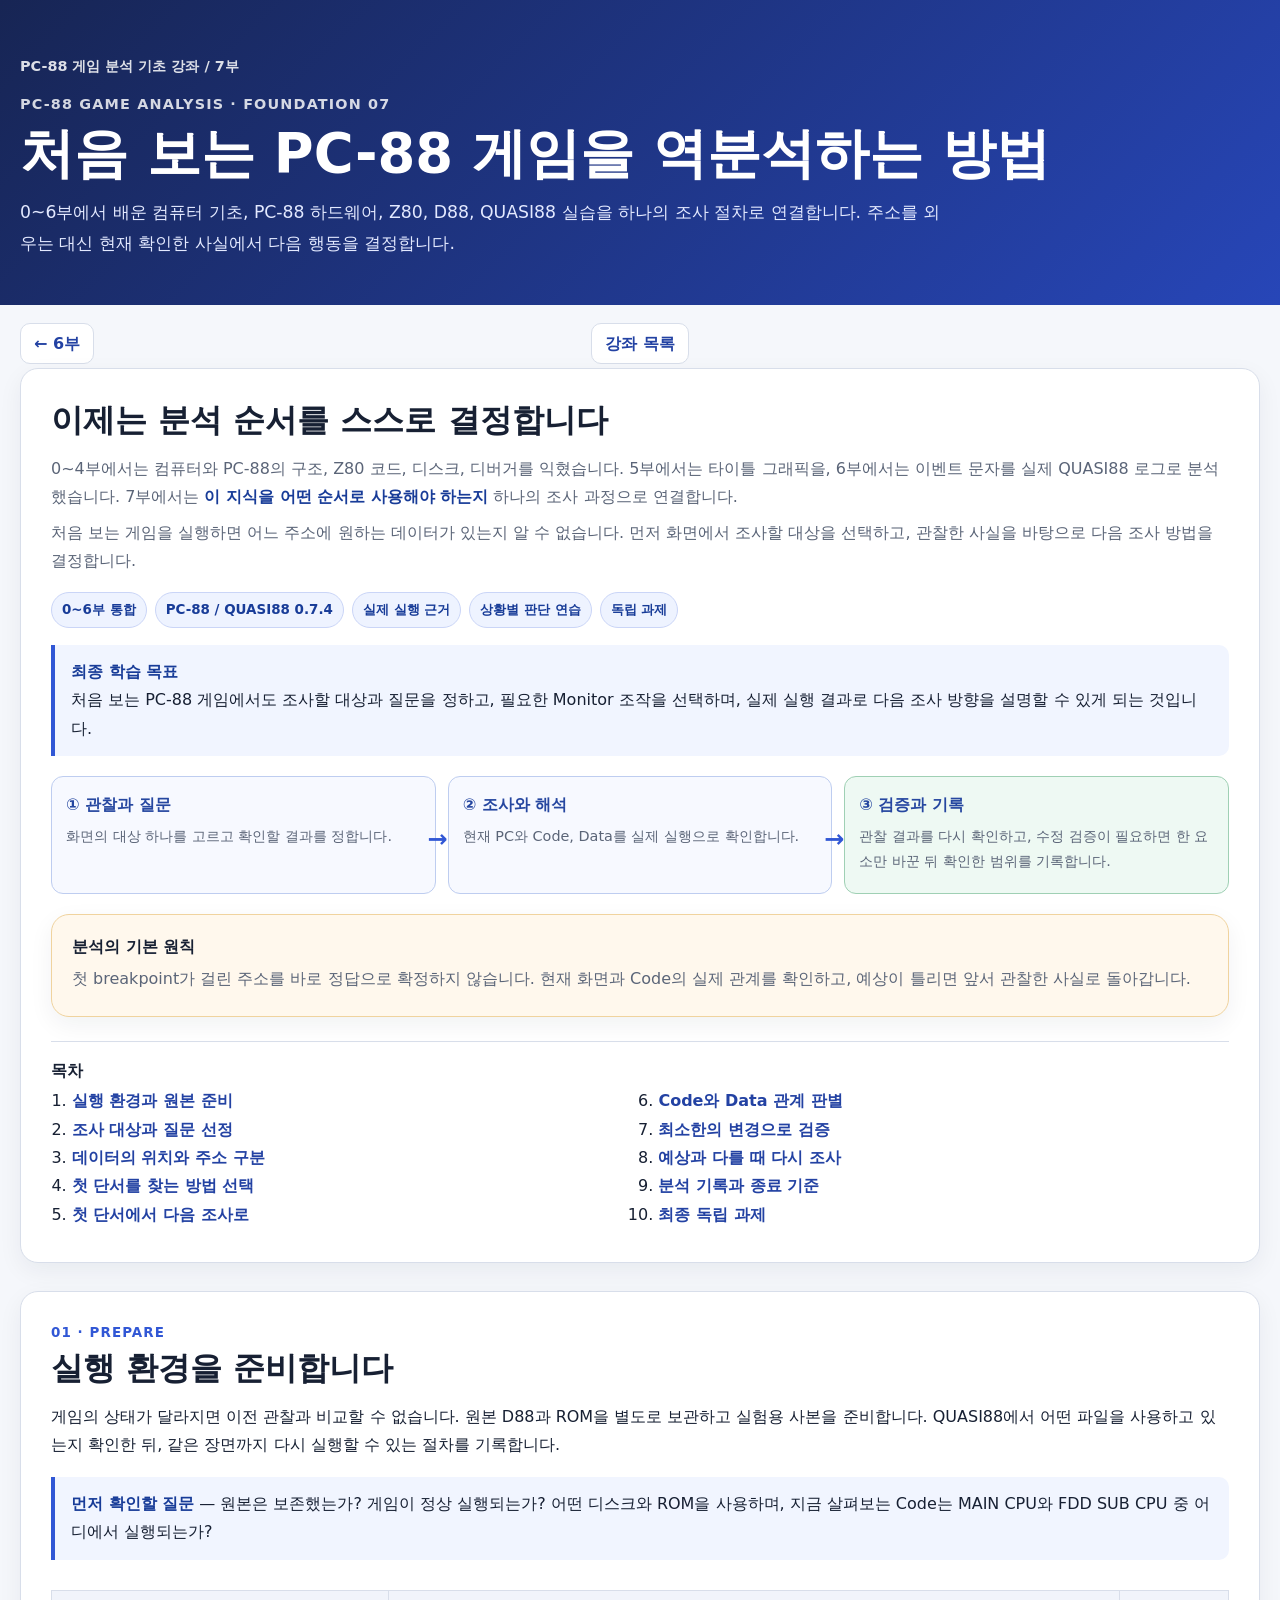
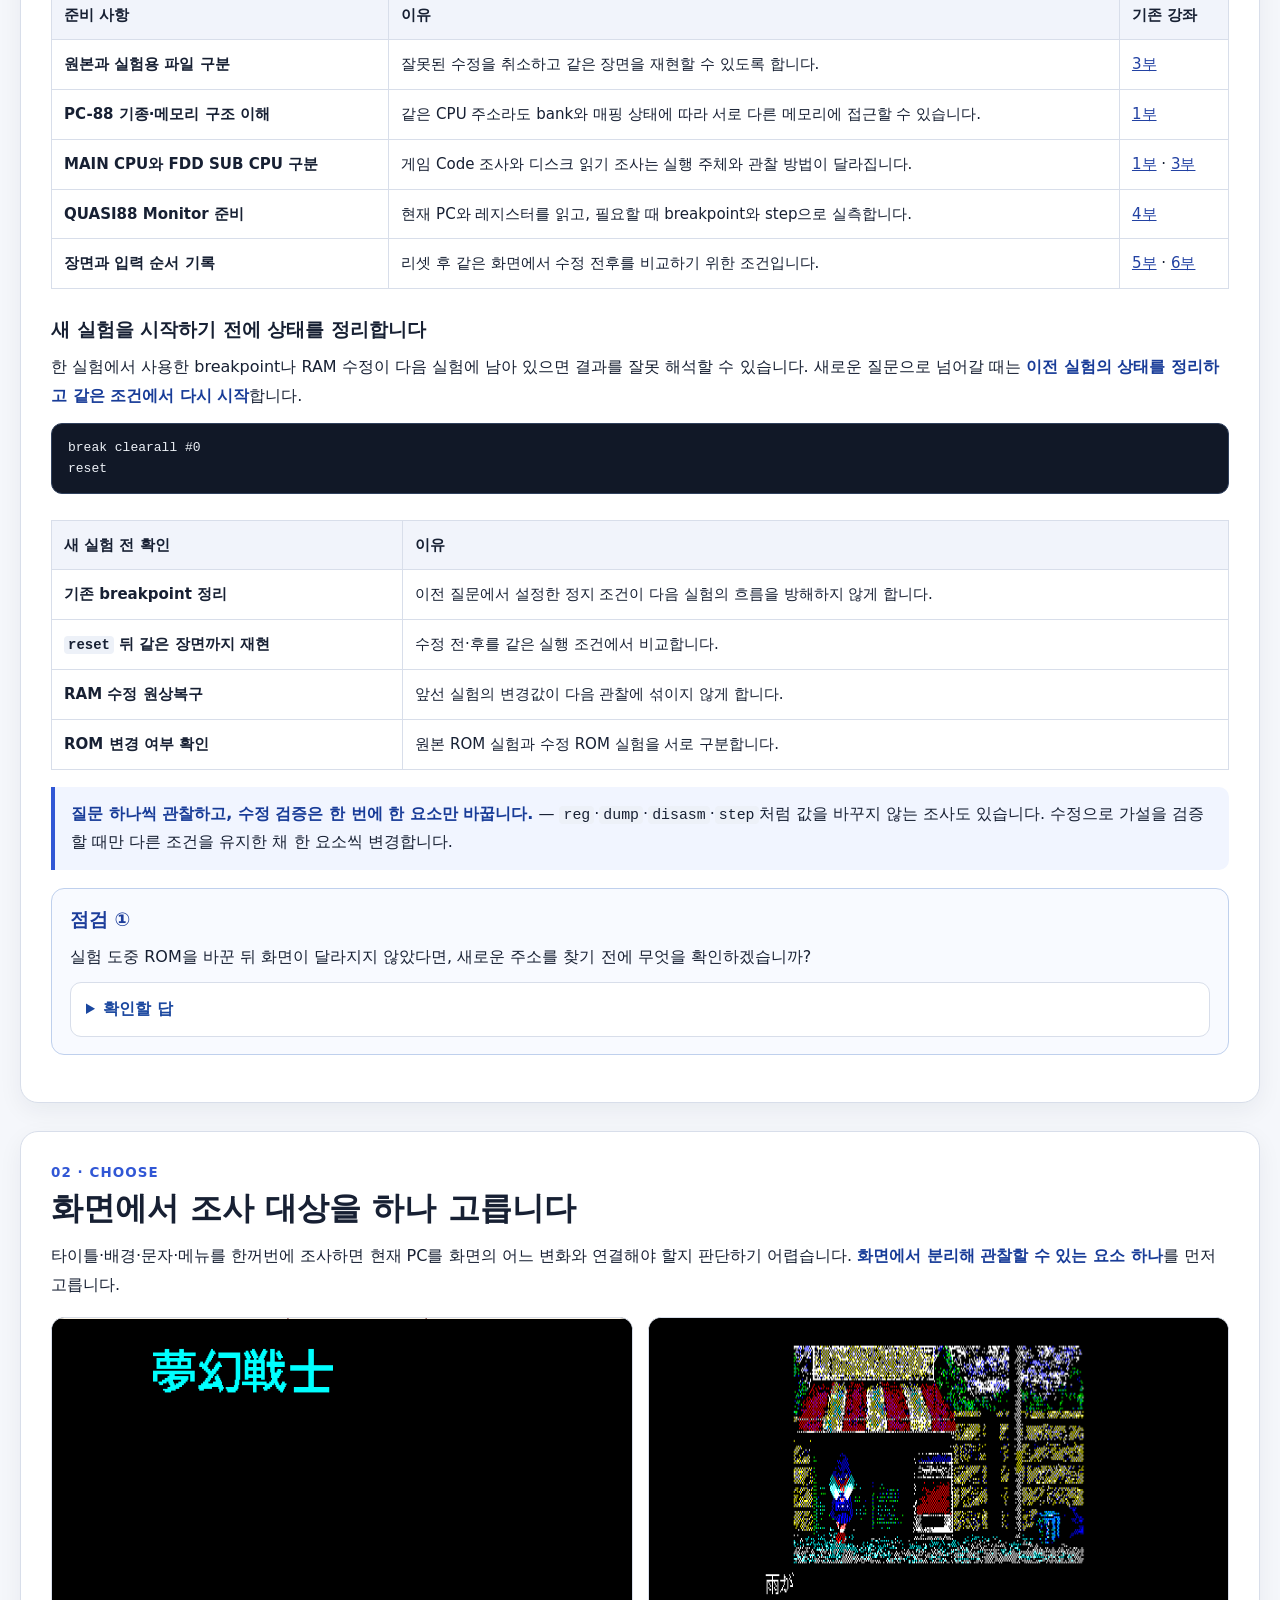
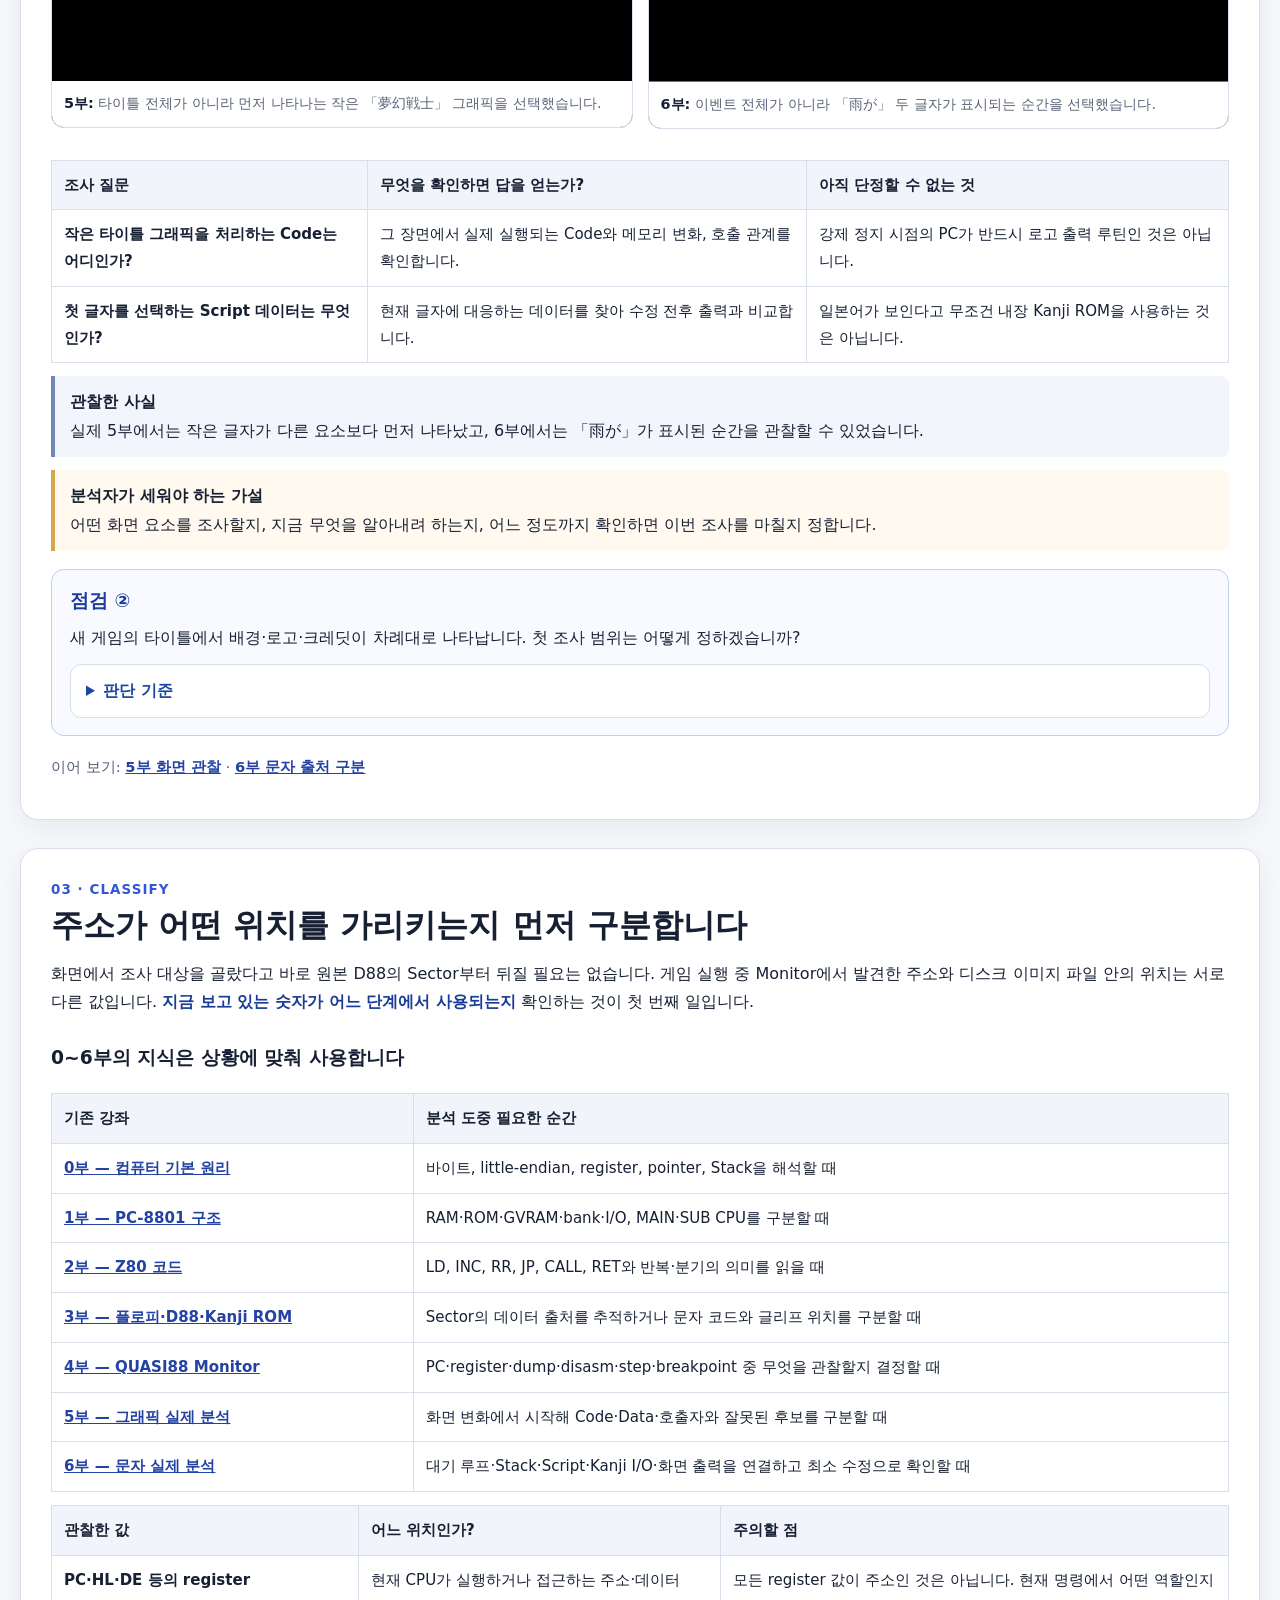
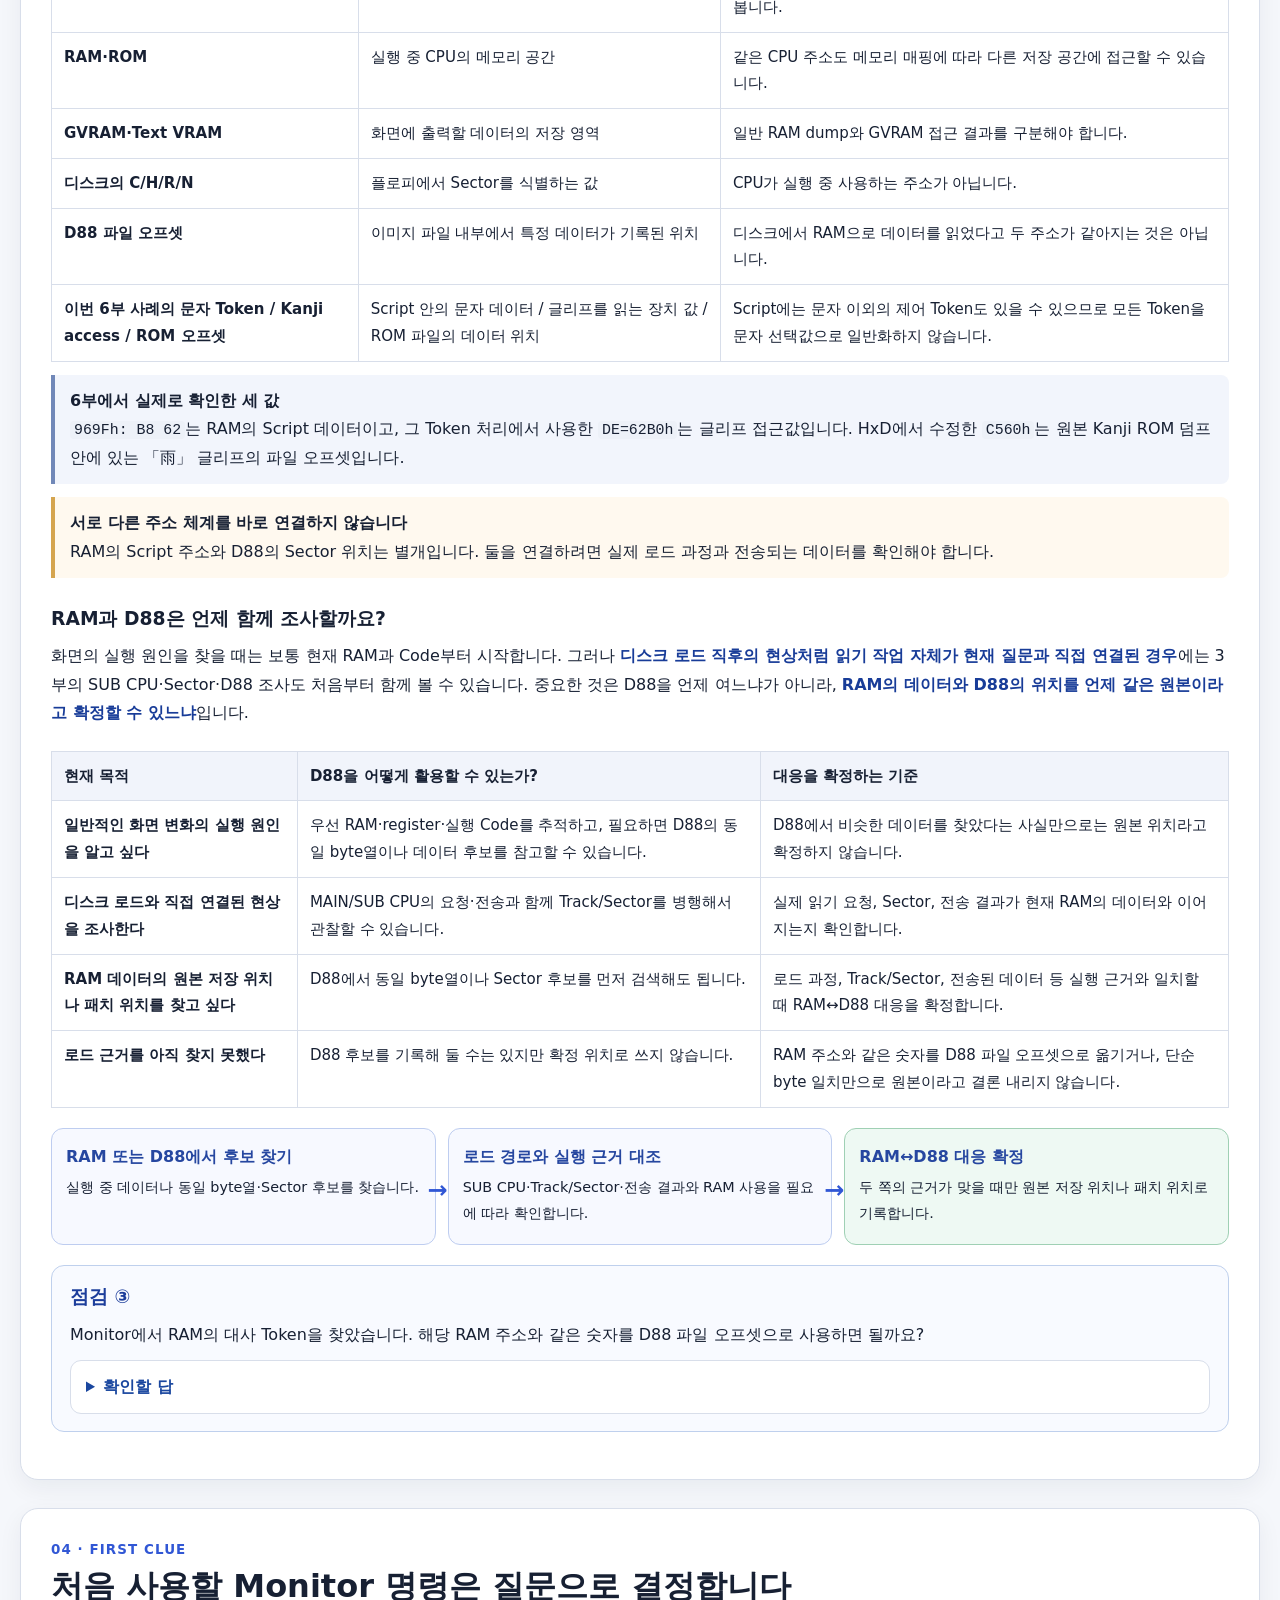
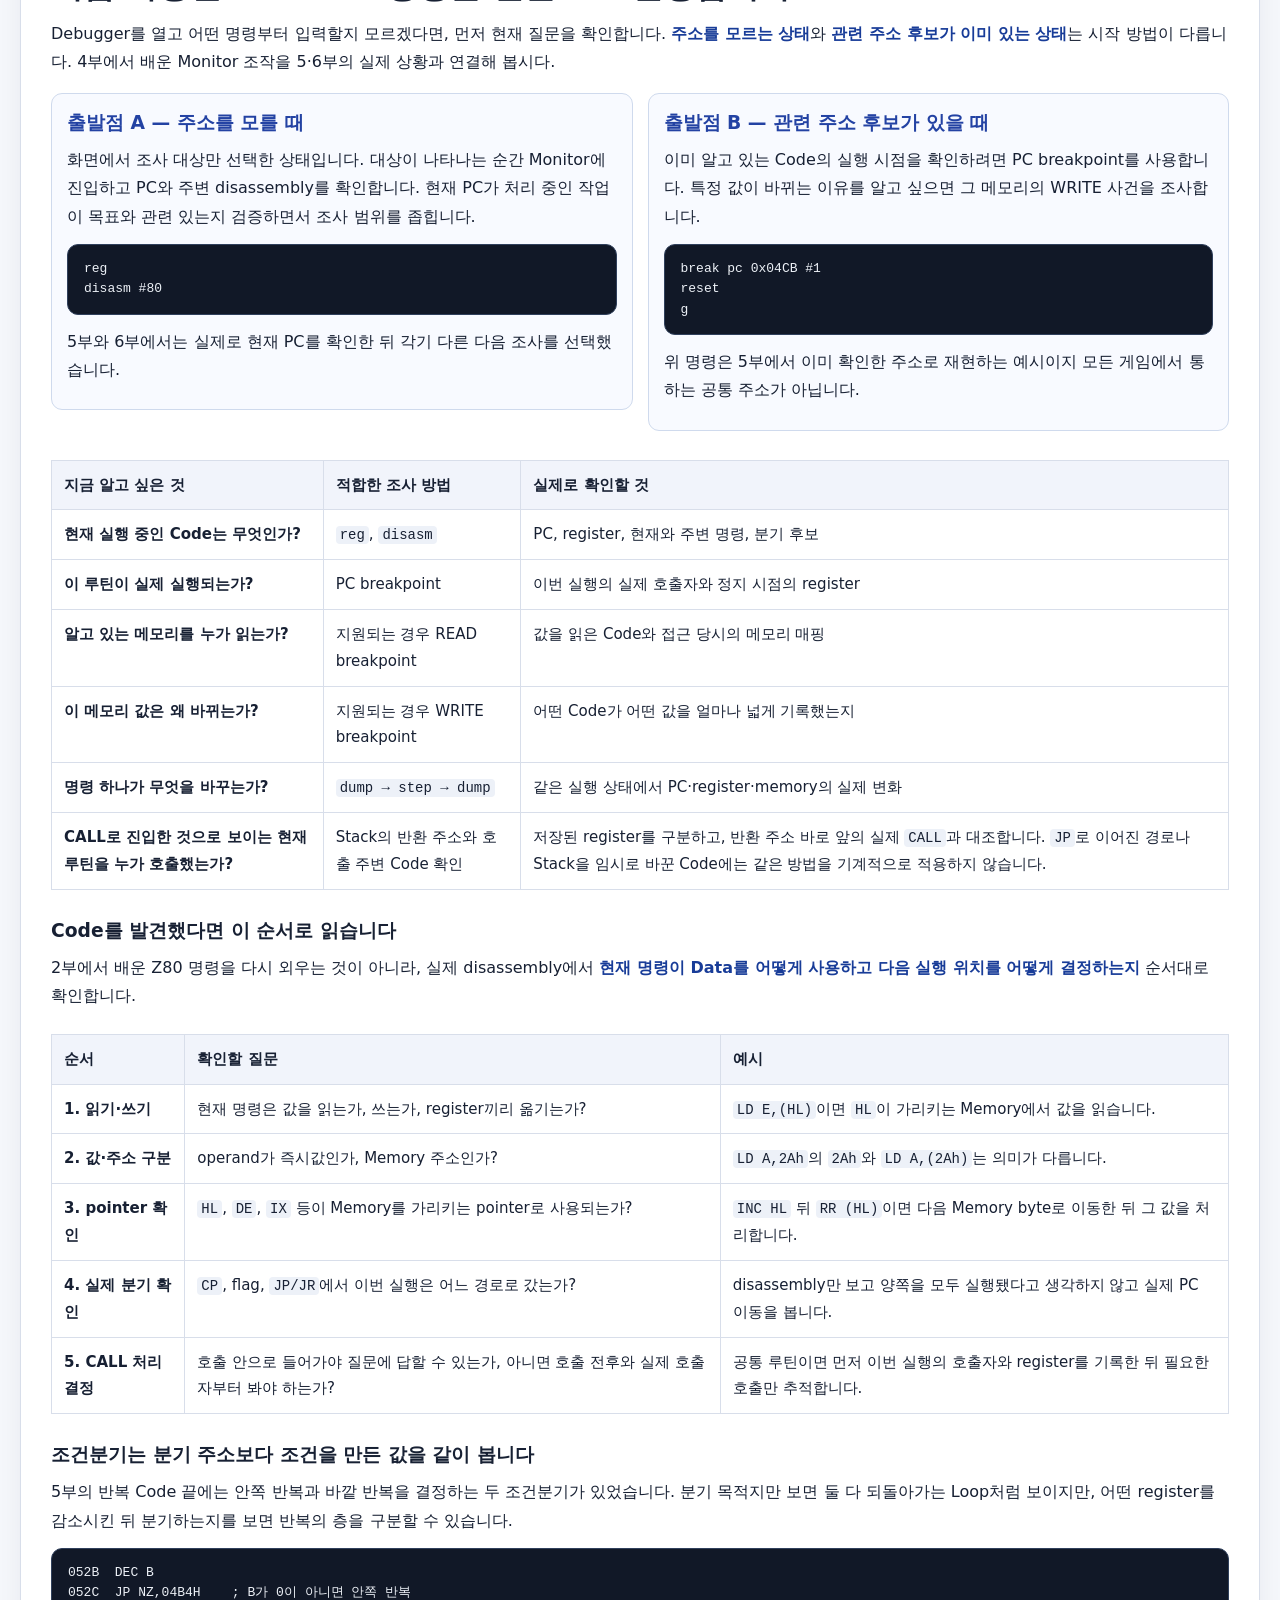
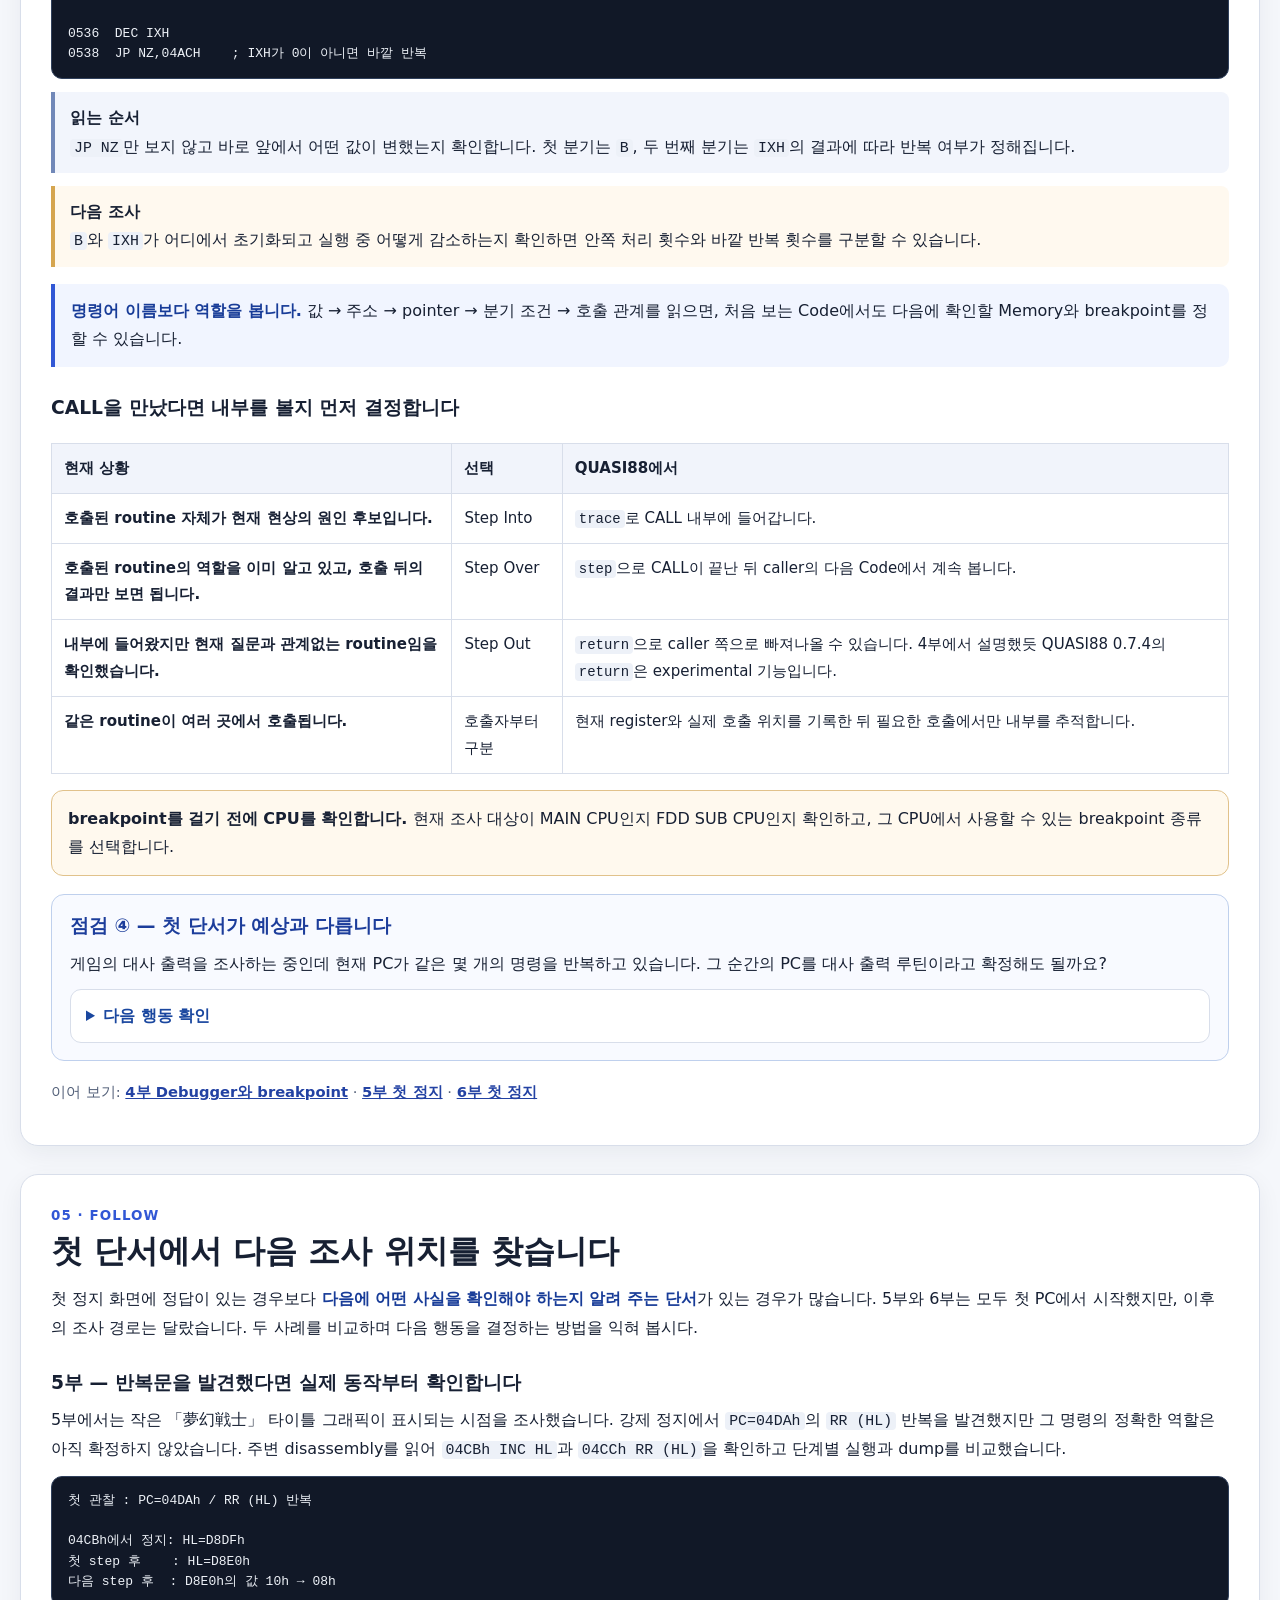
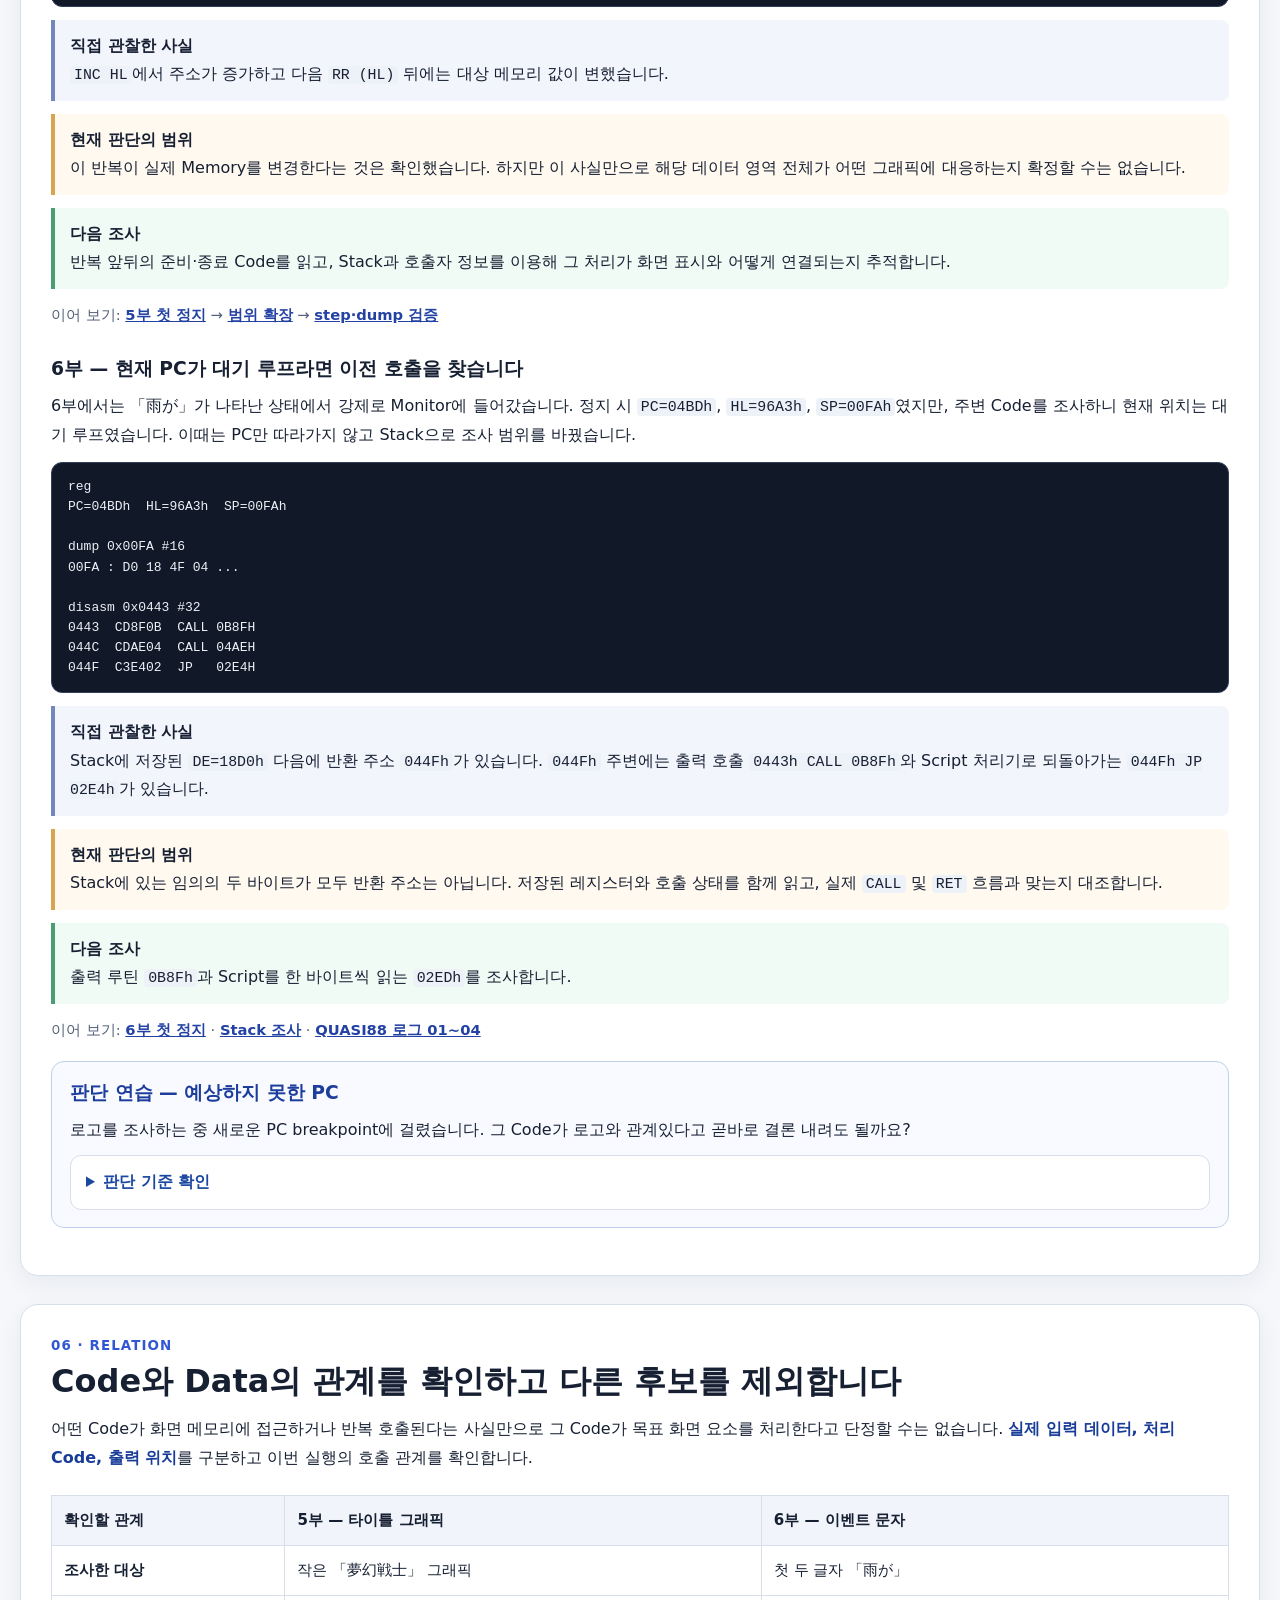
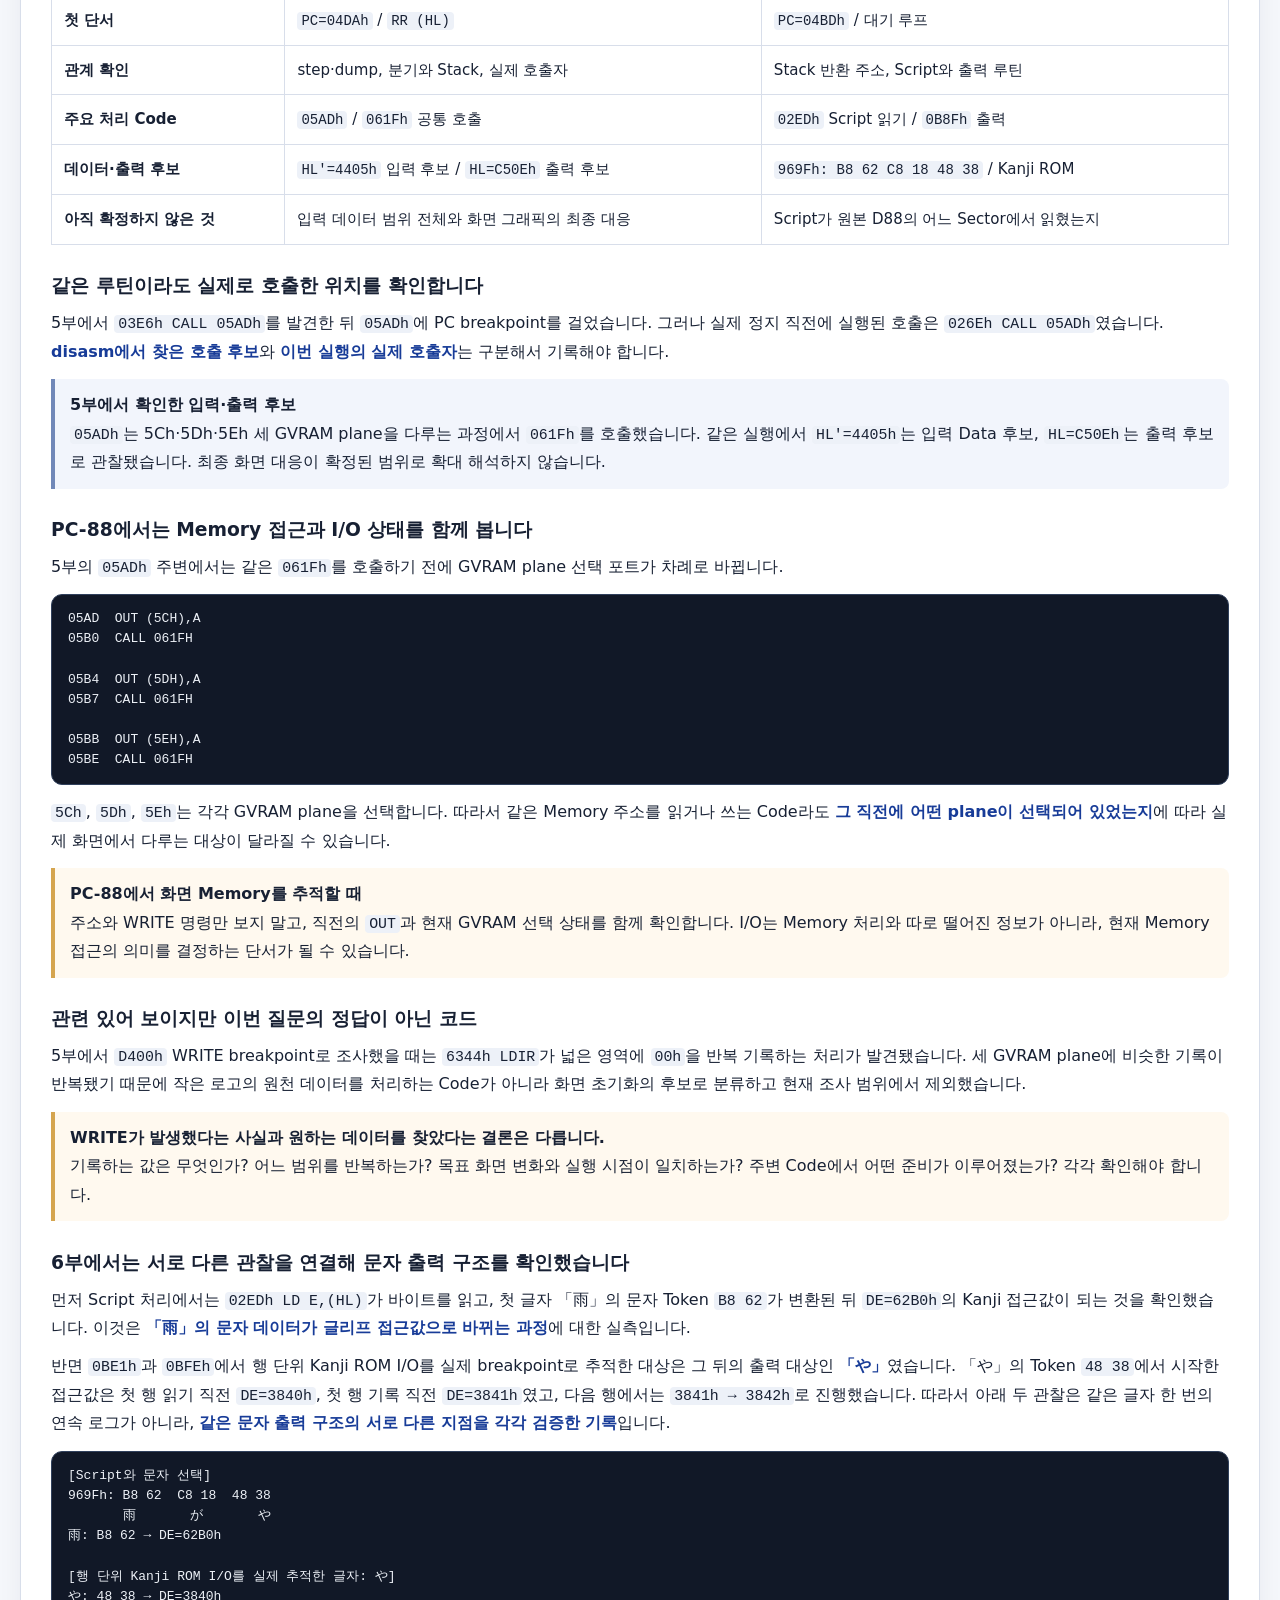
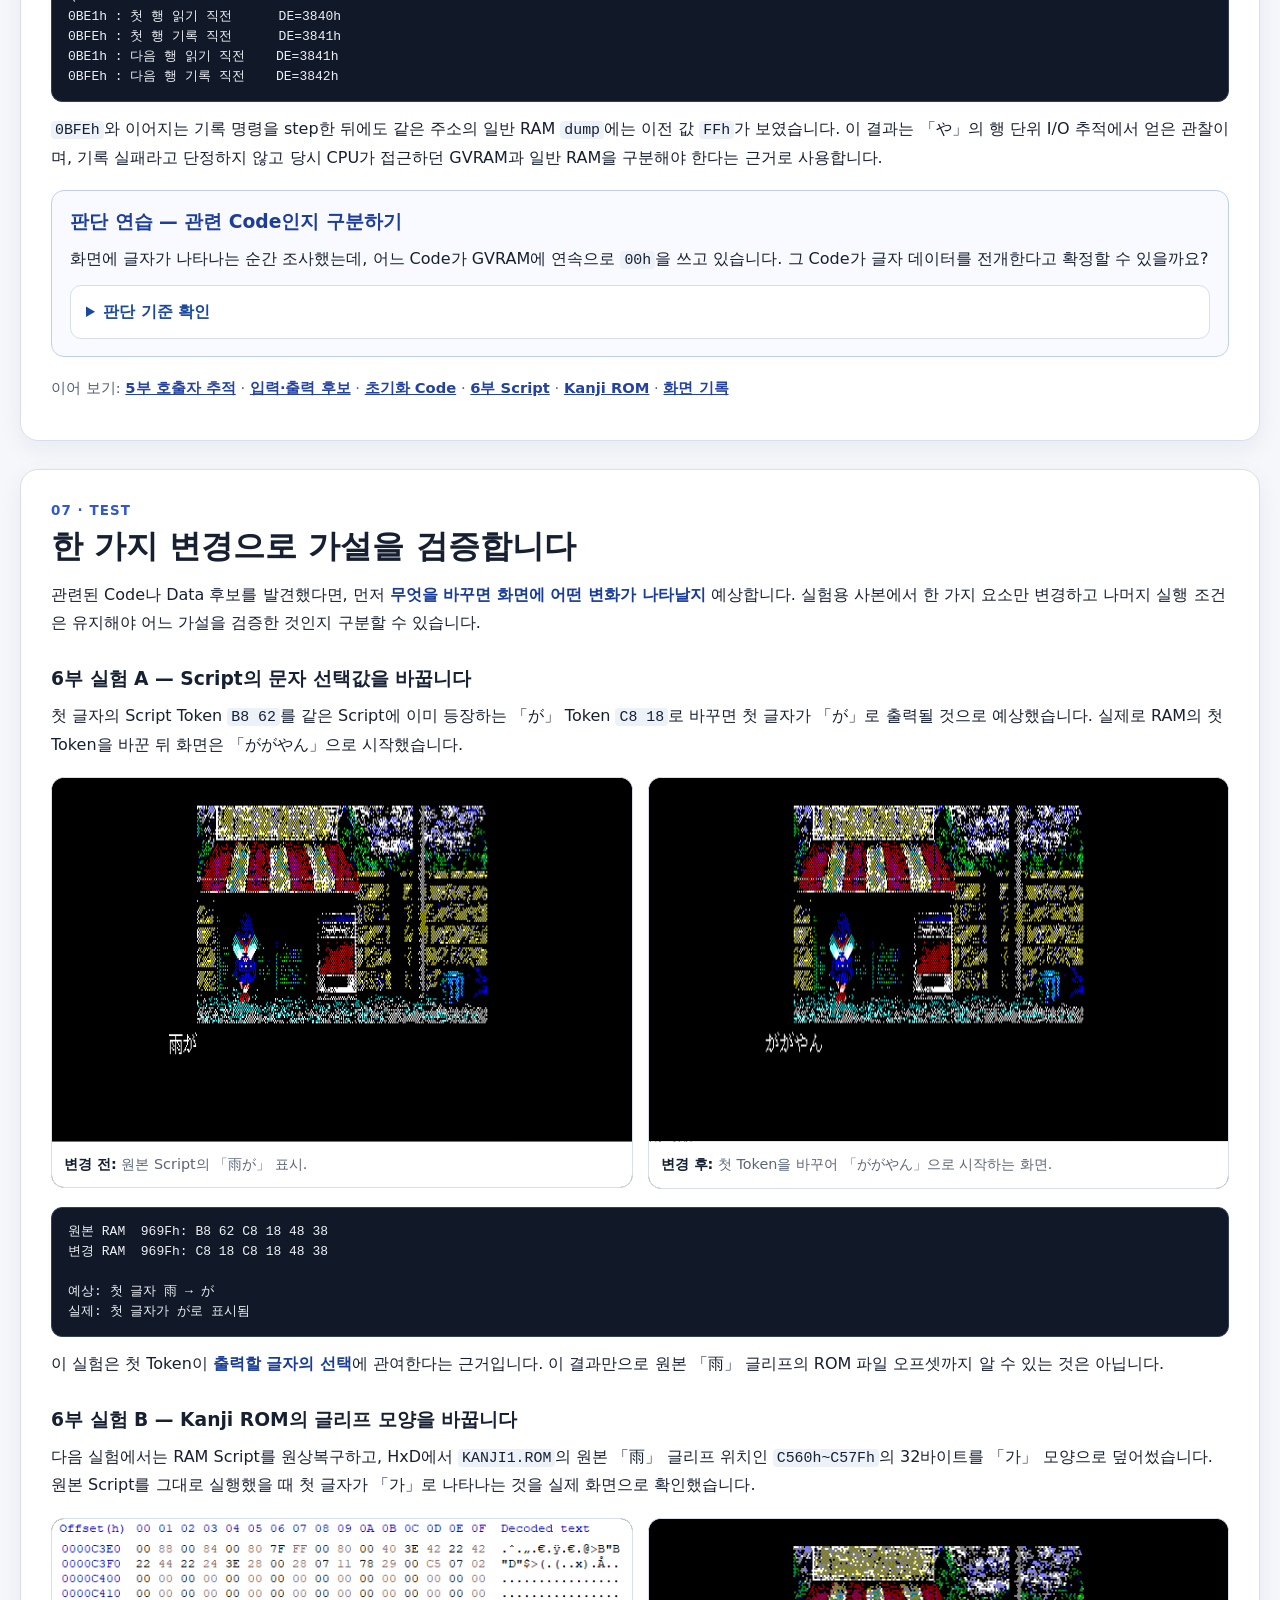
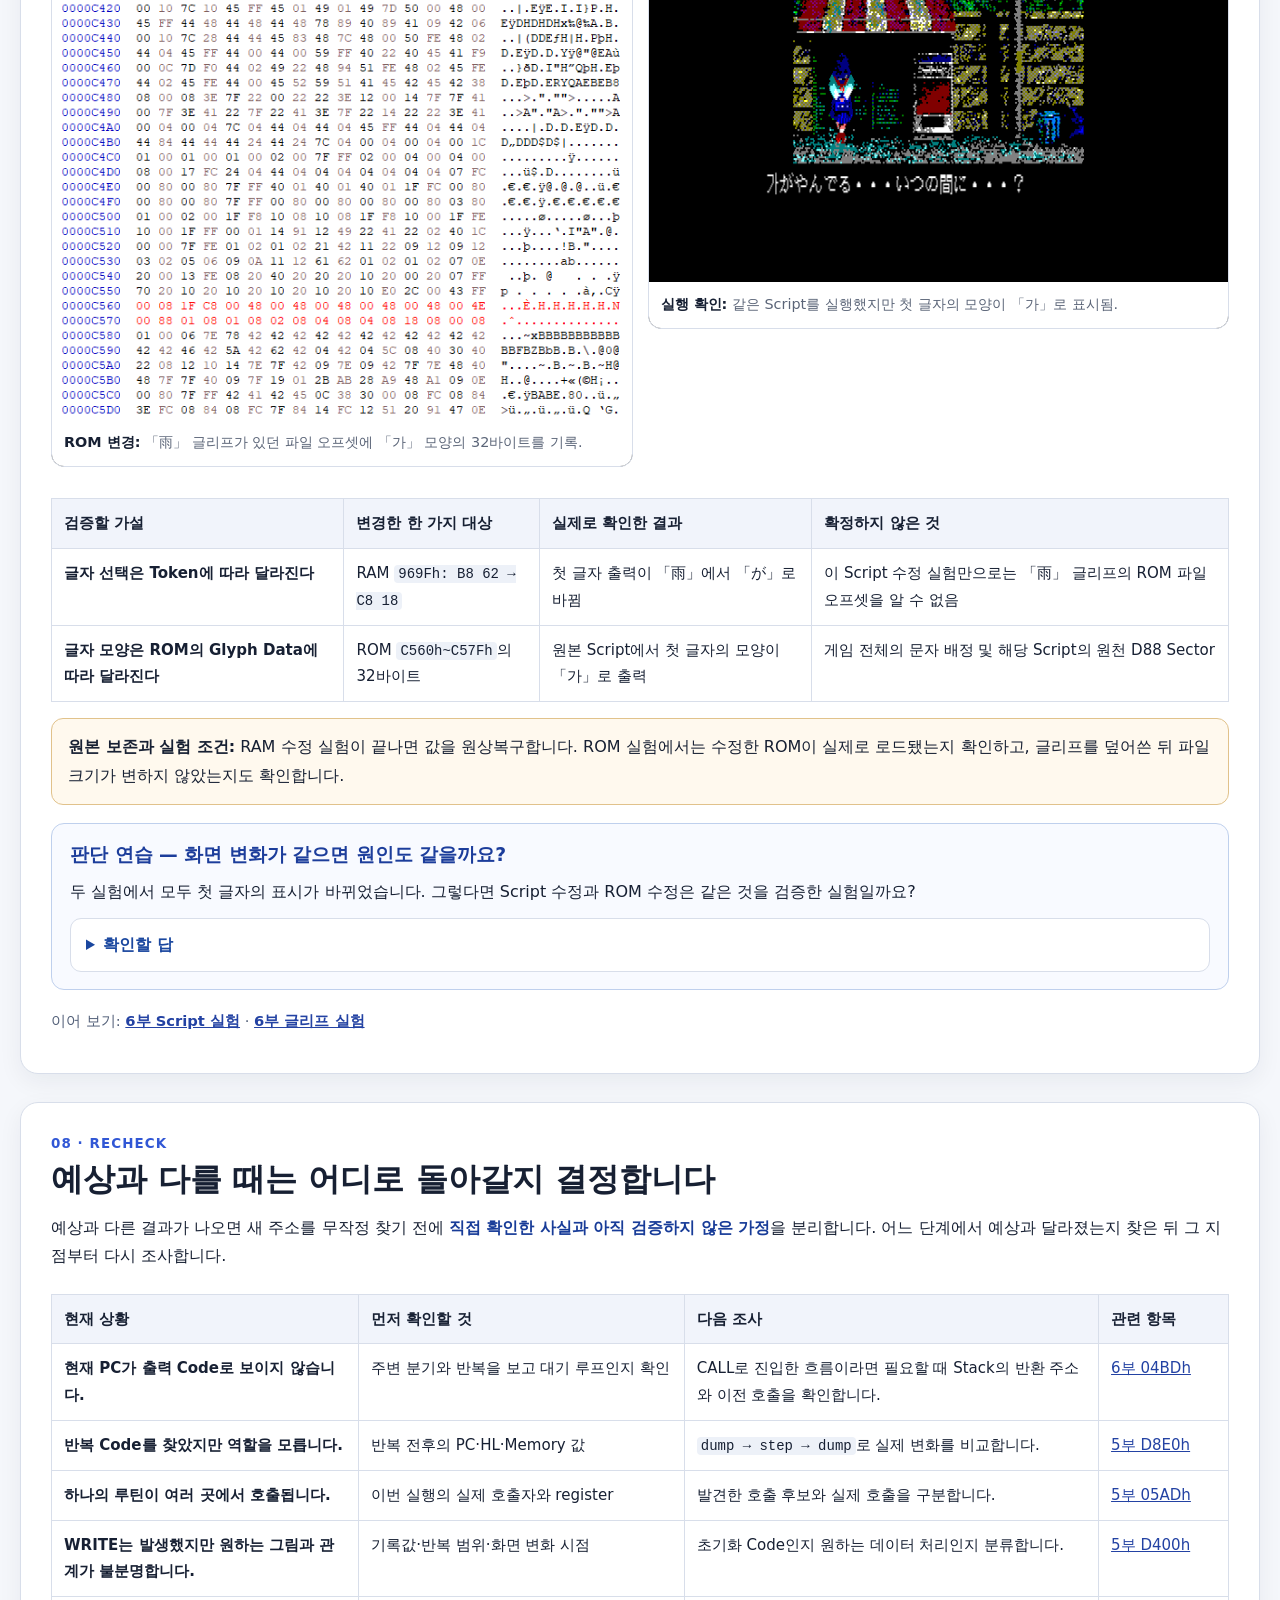
<file: course/07.html>
<!doctype html>
<html lang="ko"><head>
<meta charset="utf-8">
<meta name="viewport" content="width=device-width, initial-scale=1">
<meta name="description" content="PC-88 게임 분석 기초 강좌 7부. 0~6부의 지식을 연결해 QUASI88으로 처음 보는 PC-88 게임을 조사하는 방법을 익히는 종합 실습입니다.">
<title>7부 — 처음 보는 PC-88 게임을 역분석하는 방법 | PC-88 게임 분석 기초 강좌</title>
<style>
:root{--bg:#f5f7fb;--paper:#fff;--ink:#172033;--muted:#5b6578;--line:#d8deea;--accent:#3157d5;--accent2:#2342a3;--soft:#eef3ff;--dark:#101622;--ok:#13795b;--warn:#a85b08;--shadow:0 8px 24px rgba(23,32,51,.06)}
*{box-sizing:border-box}html{scroll-behavior:smooth}body{margin:0;background:var(--bg);color:var(--ink);font-family:system-ui,-apple-system,"Segoe UI","Noto Sans KR","Malgun Gothic",sans-serif;line-height:1.78}a{color:var(--accent2)}
header{background:linear-gradient(135deg,#172554,#2746b8);color:#fff;padding:54px 20px 46px}.header-inner,.wrap,main{max-width:1080px;margin:auto}.crumb{font-size:.9rem;font-weight:800;opacity:.85;margin-bottom:12px}.crumb a{color:inherit;text-decoration:none}.crumb a:hover{text-decoration:underline}.eyebrow{font-size:.9rem;letter-spacing:.08em;font-weight:800;opacity:.82}h1{font-size:clamp(2rem,5vw,3.4rem);line-height:1.13;margin:.35rem 0 .8rem}.lead{max-width:930px;font-size:1.08rem;color:#e3e9ff;margin:0}
main{padding:26px 20px 78px}.intro,.section,.callout{background:var(--paper);border:1px solid var(--line);border-radius:18px;box-shadow:var(--shadow)}.intro{padding:28px 30px;margin-top:-22px;position:relative}.intro p{margin:.45rem 0;color:var(--muted)}.intro strong,.section strong{color:#183c98}.badges{display:flex;gap:8px;flex-wrap:wrap;margin-top:16px}.badge{font-size:.84rem;font-weight:900;color:#183c98;background:var(--soft);border:1px solid #cad5f7;border-radius:999px;padding:5px 10px}.toc{margin-top:24px;padding-top:17px;border-top:1px solid var(--line)}.toc h3{margin:0 0 5px;font-size:1rem}.toc ol{columns:2;margin:.3rem 0;padding-left:1.3rem}.toc a{text-decoration:none;font-weight:750}
.section{margin-top:28px;padding:29px 30px}.num{font-size:.84rem;letter-spacing:.08em;font-weight:900;color:var(--accent)}h2{font-size:clamp(1.45rem,3vw,2rem);line-height:1.3;margin:.2rem 0 .8rem}h3{font-size:1.17rem;line-height:1.45;margin:1.7rem 0 .55rem}.section p{margin:.62rem 0}.muted,.small{color:var(--muted)}.small{font-size:.92rem}.flow{display:flex;flex-wrap:wrap;gap:8px;margin:20px 0}.flow span{background:var(--soft);border:1px solid #cad5f7;border-radius:10px;padding:8px 11px;font-weight:850;font-size:.9rem}.flow span+span:before{content:"→";color:var(--accent);margin-right:12px}
.shots{display:grid;grid-template-columns:repeat(2,minmax(0,1fr));gap:16px;margin-top:18px;align-items:start}.shot{margin:0;border:1px solid var(--line);border-radius:13px;overflow:hidden;background:#101010;display:flex;flex-direction:column;align-self:start;height:auto}.shot img{display:block;width:100%;height:auto}.shot figcaption{padding:10px 12px;background:#fff;color:var(--muted);font-size:.9rem}.shot strong{color:var(--ink)}
.terminal{background:var(--dark);color:#e7edf9;border:1px solid #27344d;border-radius:13px;padding:17px 18px;overflow:auto;margin:15px 0;font:13px/1.58 ui-monospace,SFMono-Regular,Consolas,"Liberation Mono",monospace;white-space:pre}.terminal .focus{color:#8db2ff}.terminal .mark{color:#80e7bd}.terminal .warn{color:#ffd18b}
.callout{margin:17px 0;padding:18px 20px;background:#f7f9ff;border-color:#cbd6f5}.callout.warn{background:#fff8ed;border-color:#f0d39e}.callout.ok{background:#f0fbf7;border-color:#bfe6d8}.callout h3{margin:0 0 6px}.callout p{margin:.25rem 0}.question{border-left:4px solid var(--accent);padding:10px 15px;background:#f4f7ff;margin:16px 0;font-weight:750}.answer{border-left:4px solid var(--ok);padding:10px 15px;background:#f0fbf7;margin:16px 0}.answer strong{color:var(--ok)}
.diagram{margin:20px 0;padding:18px 16px;background:#f8faff;border:1px solid #cad5f7;border-radius:13px}.diagram h3{margin:0 0 5px;color:#183c98}.diagram p{margin:.15rem 0 .8rem;font-size:.93rem;color:var(--muted)}.diagram .mermaid{margin:0;overflow:auto;text-align:center}
.state{display:grid;grid-template-columns:auto 1fr;gap:5px 14px;background:#f1f4fb;border:1px solid var(--line);border-radius:11px;padding:13px 15px;margin:15px 0}.state b{color:#183c98}.steps{padding-left:1.3rem}.steps li{margin:.7rem 0}.section code{font-family:ui-monospace,SFMono-Regular,Consolas,"Liberation Mono",monospace;background:#edf1f8;border-radius:4px;padding:1px 4px;font-size:.93em}.table-wrap{overflow:auto}table{width:100%;border-collapse:collapse;margin-top:13px;font-size:.94rem}th,td{padding:11px 12px;border:1px solid var(--line);vertical-align:top;text-align:left}th{background:#f1f4fb}td:first-child{font-weight:800}.grid2{display:grid;grid-template-columns:repeat(2,minmax(0,1fr));gap:12px}.grid2 article{background:#f8faff;border:1px solid #d7dff3;border-radius:12px;padding:14px 15px}.grid2 h4{margin:0 0 3px;color:#183c98}.grid2 p{margin:.2rem 0;font-size:.94rem}.record{background:#f3f6fb;border:1px dashed #b9c6de;border-radius:10px;padding:14px 16px;font:13px/1.65 ui-monospace,SFMono-Regular,Consolas,"Liberation Mono",monospace;white-space:pre-wrap;color:#30405e}.checks{display:grid;gap:10px;margin-top:16px}.check{background:#fff;border:1px solid var(--line);border-radius:11px;padding:12px 15px}.check summary{cursor:pointer;font-weight:800;color:#183c98}.check-answer{margin:.7rem 0 .15rem;padding:10px 12px;border-left:3px solid var(--ok);background:#f0fbf7}.next{margin-top:28px;background:linear-gradient(135deg,#172554,#2746b8);color:#fff;border-radius:18px;padding:26px 30px}.next h2{margin:0 0 7px}.next p{margin:.3rem 0;color:#e4eaff}.next strong{color:#fff}.nav{display:flex;justify-content:space-between;gap:12px;margin-top:32px;font-weight:900}.nav a{text-decoration:none}
@media(max-width:720px){header{padding:36px 16px}.intro,.section{padding:23px 18px}.shots,.grid2{grid-template-columns:1fr}.toc ol{columns:1}.terminal{font-size:12px}.flow span+span:before{margin-right:8px}.state{grid-template-columns:1fr;gap:0}.state b{margin-top:5px}}
@media(prefers-reduced-motion:reduce){*{scroll-behavior:auto!important}}
.course-nav{max-width:1080px;margin:18px auto 0;padding:0 20px;display:grid;grid-template-columns:1fr auto 1fr;align-items:center;gap:12px;font-weight:800}.course-nav-bottom{margin-top:28px;margin-bottom:24px}.course-nav a{padding:9px 13px;border:1px solid #d8deea;border-radius:10px;background:#fff;color:#2342a3;text-decoration:none;line-height:1.35}.course-nav a:hover{background:#eef3ff}.course-nav .course-prev{justify-self:start}.course-nav .course-index{justify-self:center}.course-nav .course-next{justify-self:end}.course-nav .nav-empty{visibility:hidden}@media(max-width:800px){.course-nav{padding:0 16px;gap:6px}.course-nav a{padding:8px 9px;font-size:.9rem}}


/* 7부 통합 실습 */
.goal{border-left:4px solid #3157d5;background:#f1f5ff;border-radius:0 10px 10px 0;padding:13px 16px;margin:17px 0}
.goal b{color:#183c98}
.routes{display:grid;grid-template-columns:repeat(3,minmax(0,1fr));gap:12px;margin:20px 0}
.routes article{position:relative;border:1px solid #becdf0;background:#f7f9ff;border-radius:12px;padding:14px;min-width:0}
.routes article b{display:block;color:#2647a0}
.routes article p{margin:4px 0;font-size:.9rem}
.routes article:last-child{background:#eef9f3;border-color:#9fd0b4}
.routes article:not(:last-child):after{content:"→";position:absolute;right:-13px;top:35%;font-weight:900;color:#3157d5;font-size:24px;z-index:1}
.case-pair{display:grid;grid-template-columns:repeat(2,minmax(0,1fr));gap:15px;margin:18px 0;align-items:start}
.case-pair>*{min-width:0;align-self:start}.case-pair .shot{margin:0;height:auto;align-self:start}
.obs,.judgment,.nextstep{padding:12px 15px;margin:13px 0;border-left:4px solid #7188b8;background:#f2f5fc;border-radius:0 8px 8px 0}
.judgment{border-left-color:#d5a54f;background:#fff9ef}.nextstep{border-left-color:#4d9d74;background:#f0fbf5}
.obs b,.judgment b,.nextstep b{display:block}
.lab-log{background:#111827;color:#edf1f7;border:1px solid #30405c;border-radius:11px;padding:14px 16px;max-width:100%;overflow-x:auto;white-space:pre;font:13px/1.55 ui-monospace,Consolas,"Liberation Mono",monospace;-webkit-overflow-scrolling:touch}
.exercise{border:1px solid #bfd0ed;border-radius:13px;padding:17px 18px;background:#f8faff;margin:18px 0}
.exercise h3{margin:0 0 7px;color:#1c3d9b}
.exercise details{margin-top:11px}.exercise details summary{font-weight:800;cursor:pointer;color:#1a479f}
.source{font-size:.92rem;color:#536079;margin:13px 0}
.source a{font-weight:750}
.split{display:grid;grid-template-columns:repeat(2,minmax(0,1fr));gap:15px;margin:16px 0;align-items:start}
.split>*{border:1px solid #cfdaed;background:#f8faff;border-radius:11px;padding:15px;min-width:0}
.split h3{margin:0 0 7px;color:#2342a3}
.note{border:1px solid #e1c28b;background:#fff9ee;padding:14px 16px;border-radius:12px;margin:16px 0}
.checklist{display:grid;gap:9px;background:#f8faff;border:1px solid #d8e1f1;border-radius:12px;padding:16px;margin:15px 0}
.checklist label{display:flex;align-items:flex-start;gap:10px;border-bottom:1px solid #e3eaf5;padding:5px 0 11px}
.checklist label:last-child{border-bottom:0;padding-bottom:0}
.checklist input{accent-color:#3157d5;flex:0 0 auto;width:18px;height:18px;margin-top:5px}
.worksheet{border:1px solid #c9d8ef;border-radius:13px;overflow:hidden;margin:17px 0}
.worksheet .field{display:grid;grid-template-columns:minmax(130px,26%) minmax(0,1fr);border-bottom:1px solid #d9e4f5}
.worksheet .field:last-child{border-bottom:0}
.worksheet b{background:#eef3ff;padding:12px;border-right:1px solid #d9e4f5}
.worksheet .blank{min-height:63px;padding:12px}
.worksample{border:1px solid #c9d5ed;background:#f8faff;border-radius:13px;padding:17px 19px;margin:17px 0}
.worksample dl{display:grid;grid-template-columns:minmax(125px,23%) minmax(0,1fr);gap:9px 12px}
.worksample dt{font-weight:900;color:#1d419b}
.worksample dd{margin:0;min-width:0}
.links{display:flex;gap:9px;flex-wrap:wrap;margin:15px 0}
.links a{background:#eef3ff;border:1px solid #c9d7f3;border-radius:9px;padding:7px 11px;text-decoration:none;font-weight:800}
@media(max-width:960px){.routes{grid-template-columns:1fr}.routes article:after{display:none!important}.case-pair,.split{grid-template-columns:1fr}.case-pair .shot{max-width:700px}}
@media(max-width:720px){.exercise{padding:14px}.lab-log{padding:11px;font-size:12px}.worksheet .field{grid-template-columns:1fr}.worksheet b{border-right:0;border-bottom:1px solid #d9e4f5}.worksample dl{grid-template-columns:1fr;gap:2px}.worksample dd{margin-bottom:9px}}
</style>
<link rel="stylesheet" href="../assets/course-responsive.css">
</head><body class="pc88-responsive">
<header><div class="header-inner">
<div class="crumb"><a href="../index.html">PC-88 게임 분석 기초 강좌</a> / 7부</div>
<div class="eyebrow">PC-88 GAME ANALYSIS · FOUNDATION 07</div>
<h1>처음 보는 PC-88 게임을 역분석하는 방법</h1>
<p class="lead">0~6부에서 배운 컴퓨터 기초, PC-88 하드웨어, Z80, D88, QUASI88 실습을 하나의 조사 절차로 연결합니다. 주소를 외우는 대신 현재 확인한 사실에서 다음 행동을 결정합니다.</p>
</div></header>
<nav class="course-nav course-nav-top" aria-label="강좌 이동"><a class="course-prev" href="06.html">← 6부</a><a class="course-index" href="../index.html">강좌 목록</a><span class="nav-empty" aria-hidden="true"></span></nav>
<main><section class="intro" id="intro">
<h2>이제는 분석 순서를 스스로 결정합니다</h2>
<p>0~4부에서는 컴퓨터와 PC-88의 구조, Z80 코드, 디스크, 디버거를 익혔습니다. 5부에서는 타이틀 그래픽을, 6부에서는 이벤트 문자를 실제 QUASI88 로그로 분석했습니다. 7부에서는 <strong>이 지식을 어떤 순서로 사용해야 하는지</strong> 하나의 조사 과정으로 연결합니다.</p>
<p>처음 보는 게임을 실행하면 어느 주소에 원하는 데이터가 있는지 알 수 없습니다. 먼저 화면에서 조사할 대상을 선택하고, 관찰한 사실을 바탕으로 다음 조사 방법을 결정합니다.</p>
<div class="badges"><span class="badge">0~6부 통합</span><span class="badge">PC-88 / QUASI88 0.7.4</span><span class="badge">실제 실행 근거</span><span class="badge">상황별 판단 연습</span><span class="badge">독립 과제</span></div>
<div class="goal"><b>최종 학습 목표</b><br>처음 보는 PC-88 게임에서도 조사할 대상과 질문을 정하고, 필요한 Monitor 조작을 선택하며, 실제 실행 결과로 다음 조사 방향을 설명할 수 있게 되는 것입니다.</div>
<div class="routes" aria-label="PC-88 역분석의 기본 절차">
<article><b>① 관찰과 질문</b><p>화면의 대상 하나를 고르고 확인할 결과를 정합니다.</p></article>
<article><b>② 조사와 해석</b><p>현재 PC와 Code, Data를 실제 실행으로 확인합니다.</p></article>
<article><b>③ 검증과 기록</b><p>관찰 결과를 다시 확인하고, 수정 검증이 필요하면 한 요소만 바꾼 뒤 확인한 범위를 기록합니다.</p></article>
</div>
<div class="callout warn"><b>분석의 기본 원칙</b><p>첫 breakpoint가 걸린 주소를 바로 정답으로 확정하지 않습니다. 현재 화면과 Code의 실제 관계를 확인하고, 예상이 틀리면 앞서 관찰한 사실로 돌아갑니다.</p></div>
<nav class="toc" aria-label="7부 목차"><h3>목차</h3><ol>
<li><a href="#prepare">실행 환경과 원본 준비</a></li>
<li><a href="#choose">조사 대상과 질문 선정</a></li>
<li><a href="#where">데이터의 위치와 주소 구분</a></li>
<li><a href="#first">첫 단서를 찾는 방법 선택</a></li>
<li><a href="#follow">첫 단서에서 다음 조사로</a></li>
<li><a href="#relation">Code와 Data 관계 판별</a></li>
<li><a href="#test">최소한의 변경으로 검증</a></li>
<li><a href="#trouble">예상과 다를 때 다시 조사</a></li>
<li><a href="#record">분석 기록과 종료 기준</a></li>
<li><a href="#practice">최종 독립 과제</a></li>
</ol></nav></section>

<section class="section" id="prepare"><div class="num">01 · PREPARE</div>
<h2>실행 환경을 준비합니다</h2>
<p>게임의 상태가 달라지면 이전 관찰과 비교할 수 없습니다. 원본 D88과 ROM을 별도로 보관하고 실험용 사본을 준비합니다. QUASI88에서 어떤 파일을 사용하고 있는지 확인한 뒤, 같은 장면까지 다시 실행할 수 있는 절차를 기록합니다.</p>
<div class="goal"><b>먼저 확인할 질문</b> — 원본은 보존했는가? 게임이 정상 실행되는가? 어떤 디스크와 ROM을 사용하며, 지금 살펴보는 Code는 MAIN CPU와 FDD SUB CPU 중 어디에서 실행되는가?</div>
<div class="table-wrap"><table><thead><tr><th>준비 사항</th><th>이유</th><th>기존 강좌</th></tr></thead><tbody>
<tr><td>원본과 실험용 파일 구분</td><td>잘못된 수정을 취소하고 같은 장면을 재현할 수 있도록 합니다.</td><td><a href="03.html">3부</a></td></tr>
<tr><td>PC-88 기종·메모리 구조 이해</td><td>같은 CPU 주소라도 bank와 매핑 상태에 따라 서로 다른 메모리에 접근할 수 있습니다.</td><td><a href="01.html">1부</a></td></tr>
<tr><td>MAIN CPU와 FDD SUB CPU 구분</td><td>게임 Code 조사와 디스크 읽기 조사는 실행 주체와 관찰 방법이 달라집니다.</td><td><a href="01.html">1부</a> · <a href="03.html">3부</a></td></tr>
<tr><td>QUASI88 Monitor 준비</td><td>현재 PC와 레지스터를 읽고, 필요할 때 breakpoint와 step으로 실측합니다.</td><td><a href="04.html">4부</a></td></tr>
<tr><td>장면과 입력 순서 기록</td><td>리셋 후 같은 화면에서 수정 전후를 비교하기 위한 조건입니다.</td><td><a href="05.html">5부</a> · <a href="06.html">6부</a></td></tr>
</tbody></table></div>
<h3>새 실험을 시작하기 전에 상태를 정리합니다</h3>
<p>한 실험에서 사용한 breakpoint나 RAM 수정이 다음 실험에 남아 있으면 결과를 잘못 해석할 수 있습니다. 새로운 질문으로 넘어갈 때는 <strong>이전 실험의 상태를 정리하고 같은 조건에서 다시 시작</strong>합니다.</p>
<pre class="lab-log" aria-label="6부 실제 로그에서 사용한 breakpoint 정리와 reset 예">break clearall #0
reset</pre>
<div class="table-wrap"><table><thead><tr><th>새 실험 전 확인</th><th>이유</th></tr></thead><tbody>
<tr><td>기존 breakpoint 정리</td><td>이전 질문에서 설정한 정지 조건이 다음 실험의 흐름을 방해하지 않게 합니다.</td></tr>
<tr><td><code>reset</code> 뒤 같은 장면까지 재현</td><td>수정 전·후를 같은 실행 조건에서 비교합니다.</td></tr>
<tr><td>RAM 수정 원상복구</td><td>앞선 실험의 변경값이 다음 관찰에 섞이지 않게 합니다.</td></tr>
<tr><td>ROM 변경 여부 확인</td><td>원본 ROM 실험과 수정 ROM 실험을 서로 구분합니다.</td></tr>
</tbody></table></div>
<div class="goal"><b>질문 하나씩 관찰하고, 수정 검증은 한 번에 한 요소만 바꿉니다.</b> — <code>reg</code>·<code>dump</code>·<code>disasm</code>·<code>step</code>처럼 값을 바꾸지 않는 조사도 있습니다. 수정으로 가설을 검증할 때만 다른 조건을 유지한 채 한 요소씩 변경합니다.</div>
<div class="exercise"><h3>점검 ①</h3><p>실험 도중 ROM을 바꾼 뒤 화면이 달라지지 않았다면, 새로운 주소를 찾기 전에 무엇을 확인하겠습니까?</p><details class="check"><summary>확인할 답</summary><div class="check-answer">수정한 ROM이 실제로 로드됐는지, 이전 RAM 수정이 남아 있지 않은지, 수정 전과 같은 실행 조건인지 먼저 확인합니다. 그다음 Code나 Data를 다시 조사합니다.</div></details></div>
</section>

<section class="section" id="choose"><div class="num">02 · CHOOSE</div>
<h2>화면에서 조사 대상을 하나 고릅니다</h2>
<p>타이틀·배경·문자·메뉴를 한꺼번에 조사하면 현재 PC를 화면의 어느 변화와 연결해야 할지 판단하기 어렵습니다. <strong>화면에서 분리해 관찰할 수 있는 요소 하나</strong>를 먼저 고릅니다.</p>
<div class="case-pair">
<figure class="shot"><img src="../images/course05/06.PNG" alt="5부의 작은 夢幻戦士 타이틀이 먼저 표시되는 실습 화면" loading="lazy"><figcaption><strong>5부:</strong> 타이틀 전체가 아니라 먼저 나타나는 작은 「夢幻戦士」 그래픽을 선택했습니다.</figcaption></figure>
<figure class="shot"><img src="../images/course06/03.PNG" alt="6부의 첫 이벤트에서 雨が 두 글자가 표시된 화면" loading="lazy"><figcaption><strong>6부:</strong> 이벤트 전체가 아니라 「雨が」 두 글자가 표시되는 순간을 선택했습니다.</figcaption></figure>
</div>
<div class="table-wrap"><table><thead><tr><th>조사 질문</th><th>무엇을 확인하면 답을 얻는가?</th><th>아직 단정할 수 없는 것</th></tr></thead><tbody>
<tr><td>작은 타이틀 그래픽을 처리하는 Code는 어디인가?</td><td>그 장면에서 실제 실행되는 Code와 메모리 변화, 호출 관계를 확인합니다.</td><td>강제 정지 시점의 PC가 반드시 로고 출력 루틴인 것은 아닙니다.</td></tr>
<tr><td>첫 글자를 선택하는 Script 데이터는 무엇인가?</td><td>현재 글자에 대응하는 데이터를 찾아 수정 전후 출력과 비교합니다.</td><td>일본어가 보인다고 무조건 내장 Kanji ROM을 사용하는 것은 아닙니다.</td></tr>
</tbody></table></div>
<div class="obs"><b>관찰한 사실</b>실제 5부에서는 작은 글자가 다른 요소보다 먼저 나타났고, 6부에서는 「雨が」가 표시된 순간을 관찰할 수 있었습니다.</div>
<div class="judgment"><b>분석자가 세워야 하는 가설</b>어떤 화면 요소를 조사할지, 지금 무엇을 알아내려 하는지, 어느 정도까지 확인하면 이번 조사를 마칠지 정합니다.</div>
<div class="exercise"><h3>점검 ②</h3><p>새 게임의 타이틀에서 배경·로고·크레딧이 차례대로 나타납니다. 첫 조사 범위는 어떻게 정하겠습니까?</p><details class="check"><summary>판단 기준</summary><div class="check-answer">서로 분리해 관찰할 수 있는 요소 하나와 표시 시점을 선택합니다. 처음부터 타이틀 전체의 출력 과정을 확정하려고 하지 않습니다.</div></details></div>
<p class="source">이어 보기: <a href="05.html#screen">5부 화면 관찰</a> · <a href="06.html#classify">6부 문자 출처 구분</a></p>
</section>

<section class="section" id="where"><div class="num">03 · CLASSIFY</div>
<h2>주소가 어떤 위치를 가리키는지 먼저 구분합니다</h2>
<p>화면에서 조사 대상을 골랐다고 바로 원본 D88의 Sector부터 뒤질 필요는 없습니다. 게임 실행 중 Monitor에서 발견한 주소와 디스크 이미지 파일 안의 위치는 서로 다른 값입니다. <strong>지금 보고 있는 숫자가 어느 단계에서 사용되는지</strong> 확인하는 것이 첫 번째 일입니다.</p>
<h3>0~6부의 지식은 상황에 맞춰 사용합니다</h3>
<div class="table-wrap"><table><thead><tr><th>기존 강좌</th><th>분석 도중 필요한 순간</th></tr></thead><tbody>
<tr><td><a href="00.html">0부 — 컴퓨터 기본 원리</a></td><td>바이트, little-endian, register, pointer, Stack을 해석할 때</td></tr>
<tr><td><a href="01.html">1부 — PC-8801 구조</a></td><td>RAM·ROM·GVRAM·bank·I/O, MAIN·SUB CPU를 구분할 때</td></tr>
<tr><td><a href="02.html">2부 — Z80 코드</a></td><td>LD, INC, RR, JP, CALL, RET와 반복·분기의 의미를 읽을 때</td></tr>
<tr><td><a href="03.html">3부 — 플로피·D88·Kanji ROM</a></td><td>Sector의 데이터 출처를 추적하거나 문자 코드와 글리프 위치를 구분할 때</td></tr>
<tr><td><a href="04.html">4부 — QUASI88 Monitor</a></td><td>PC·register·dump·disasm·step·breakpoint 중 무엇을 관찰할지 결정할 때</td></tr>
<tr><td><a href="05.html">5부 — 그래픽 실제 분석</a></td><td>화면 변화에서 시작해 Code·Data·호출자와 잘못된 후보를 구분할 때</td></tr>
<tr><td><a href="06.html">6부 — 문자 실제 분석</a></td><td>대기 루프·Stack·Script·Kanji I/O·화면 출력을 연결하고 최소 수정으로 확인할 때</td></tr>
</tbody></table></div>
<div class="table-wrap"><table><thead><tr><th>관찰한 값</th><th>어느 위치인가?</th><th>주의할 점</th></tr></thead><tbody>
<tr><td>PC·HL·DE 등의 register</td><td>현재 CPU가 실행하거나 접근하는 주소·데이터</td><td>모든 register 값이 주소인 것은 아닙니다. 현재 명령에서 어떤 역할인지 봅니다.</td></tr>
<tr><td>RAM·ROM</td><td>실행 중 CPU의 메모리 공간</td><td>같은 CPU 주소도 메모리 매핑에 따라 다른 저장 공간에 접근할 수 있습니다.</td></tr>
<tr><td>GVRAM·Text VRAM</td><td>화면에 출력할 데이터의 저장 영역</td><td>일반 RAM dump와 GVRAM 접근 결과를 구분해야 합니다.</td></tr>
<tr><td>디스크의 C/H/R/N</td><td>플로피에서 Sector를 식별하는 값</td><td>CPU가 실행 중 사용하는 주소가 아닙니다.</td></tr>
<tr><td>D88 파일 오프셋</td><td>이미지 파일 내부에서 특정 데이터가 기록된 위치</td><td>디스크에서 RAM으로 데이터를 읽었다고 두 주소가 같아지는 것은 아닙니다.</td></tr>
<tr><td>이번 6부 사례의 문자 Token / Kanji access / ROM 오프셋</td><td>Script 안의 문자 데이터 / 글리프를 읽는 장치 값 / ROM 파일의 데이터 위치</td><td>Script에는 문자 이외의 제어 Token도 있을 수 있으므로 모든 Token을 문자 선택값으로 일반화하지 않습니다.</td></tr>
</tbody></table></div>
<div class="obs"><b>6부에서 실제로 확인한 세 값</b><code>969Fh: B8 62</code>는 RAM의 Script 데이터이고, 그 Token 처리에서 사용한 <code>DE=62B0h</code>는 글리프 접근값입니다. HxD에서 수정한 <code>C560h</code>는 원본 Kanji ROM 덤프 안에 있는 「雨」 글리프의 파일 오프셋입니다.</div>
<div class="judgment"><b>서로 다른 주소 체계를 바로 연결하지 않습니다</b>RAM의 Script 주소와 D88의 Sector 위치는 별개입니다. 둘을 연결하려면 실제 로드 과정과 전송되는 데이터를 확인해야 합니다.</div>
<h3>RAM과 D88은 언제 함께 조사할까요?</h3>
<p>화면의 실행 원인을 찾을 때는 보통 현재 RAM과 Code부터 시작합니다. 그러나 <strong>디스크 로드 직후의 현상처럼 읽기 작업 자체가 현재 질문과 직접 연결된 경우</strong>에는 3부의 SUB CPU·Sector·D88 조사도 처음부터 함께 볼 수 있습니다. 중요한 것은 D88을 언제 여느냐가 아니라, <strong>RAM의 데이터와 D88의 위치를 언제 같은 원본이라고 확정할 수 있느냐</strong>입니다.</p>
<div class="table-wrap"><table><thead><tr><th>현재 목적</th><th>D88을 어떻게 활용할 수 있는가?</th><th>대응을 확정하는 기준</th></tr></thead><tbody>
<tr><td>일반적인 화면 변화의 실행 원인을 알고 싶다</td><td>우선 RAM·register·실행 Code를 추적하고, 필요하면 D88의 동일 byte열이나 데이터 후보를 참고할 수 있습니다.</td><td>D88에서 비슷한 데이터를 찾았다는 사실만으로는 원본 위치라고 확정하지 않습니다.</td></tr>
<tr><td>디스크 로드와 직접 연결된 현상을 조사한다</td><td>MAIN/SUB CPU의 요청·전송과 함께 Track/Sector를 병행해서 관찰할 수 있습니다.</td><td>실제 읽기 요청, Sector, 전송 결과가 현재 RAM의 데이터와 이어지는지 확인합니다.</td></tr>
<tr><td>RAM 데이터의 원본 저장 위치나 패치 위치를 찾고 싶다</td><td>D88에서 동일 byte열이나 Sector 후보를 먼저 검색해도 됩니다.</td><td>로드 과정, Track/Sector, 전송된 데이터 등 실행 근거와 일치할 때 RAM↔D88 대응을 확정합니다.</td></tr>
<tr><td>로드 근거를 아직 찾지 못했다</td><td>D88 후보를 기록해 둘 수는 있지만 확정 위치로 쓰지 않습니다.</td><td>RAM 주소와 같은 숫자를 D88 파일 오프셋으로 옮기거나, 단순 byte 일치만으로 원본이라고 결론 내리지 않습니다.</td></tr>
</tbody></table></div>
<div class="routes" aria-label="RAM과 D88의 대응을 확인하는 판단">
<article><b>RAM 또는 D88에서 후보 찾기</b><p>실행 중 데이터나 동일 byte열·Sector 후보를 찾습니다.</p></article>
<article><b>로드 경로와 실행 근거 대조</b><p>SUB CPU·Track/Sector·전송 결과와 RAM 사용을 필요에 따라 확인합니다.</p></article>
<article><b>RAM↔D88 대응 확정</b><p>두 쪽의 근거가 맞을 때만 원본 저장 위치나 패치 위치로 기록합니다.</p></article>
</div>
<div class="exercise"><h3>점검 ③</h3><p>Monitor에서 RAM의 대사 Token을 찾았습니다. 해당 RAM 주소와 같은 숫자를 D88 파일 오프셋으로 사용하면 될까요?</p><details class="check"><summary>확인할 답</summary><div class="check-answer">안 됩니다. RAM 주소와 D88 파일 오프셋은 다른 주소 체계입니다. D88에서 같은 byte열이나 Sector 후보를 검색하는 것은 가능하지만, 실제 로드 과정과 Track/Sector·전송 결과가 RAM의 데이터와 이어진다는 근거가 있어야 원본 위치라고 확정할 수 있습니다. 필요한 개념은 <a href="03.html">3부</a>에서 다시 확인합니다.</div></details></div>
</section>

<section class="section" id="first"><div class="num">04 · FIRST CLUE</div>
<h2>처음 사용할 Monitor 명령은 질문으로 결정합니다</h2>
<p>Debugger를 열고 어떤 명령부터 입력할지 모르겠다면, 먼저 현재 질문을 확인합니다. <strong>주소를 모르는 상태</strong>와 <strong>관련 주소 후보가 이미 있는 상태</strong>는 시작 방법이 다릅니다. 4부에서 배운 Monitor 조작을 5·6부의 실제 상황과 연결해 봅시다.</p>
<div class="split">
<article><h3>출발점 A — 주소를 모를 때</h3><p>화면에서 조사 대상만 선택한 상태입니다. 대상이 나타나는 순간 Monitor에 진입하고 PC와 주변 disassembly를 확인합니다. 현재 PC가 처리 중인 작업이 목표와 관련 있는지 검증하면서 조사 범위를 좁힙니다.</p>
<pre class="lab-log" aria-label="첫 관찰에 사용할 QUASI88 명령">reg
disasm #80</pre><p>5부와 6부에서는 실제로 현재 PC를 확인한 뒤 각기 다른 다음 조사를 선택했습니다.</p></article>
<article><h3>출발점 B — 관련 주소 후보가 있을 때</h3><p>이미 알고 있는 Code의 실행 시점을 확인하려면 PC breakpoint를 사용합니다. 특정 값이 바뀌는 이유를 알고 싶으면 그 메모리의 WRITE 사건을 조사합니다.</p>
<pre class="lab-log" aria-label="5부에서 사용한 QUASI88 명령">break pc 0x04CB #1
reset
g</pre><p>위 명령은 5부에서 이미 확인한 주소로 재현하는 예시이지 모든 게임에서 통하는 공통 주소가 아닙니다.</p></article>
</div>
<div class="table-wrap"><table><thead><tr><th>지금 알고 싶은 것</th><th>적합한 조사 방법</th><th>실제로 확인할 것</th></tr></thead><tbody>
<tr><td>현재 실행 중인 Code는 무엇인가?</td><td><code>reg</code>, <code>disasm</code></td><td>PC, register, 현재와 주변 명령, 분기 후보</td></tr>
<tr><td>이 루틴이 실제 실행되는가?</td><td>PC breakpoint</td><td>이번 실행의 실제 호출자와 정지 시점의 register</td></tr>
<tr><td>알고 있는 메모리를 누가 읽는가?</td><td>지원되는 경우 READ breakpoint</td><td>값을 읽은 Code와 접근 당시의 메모리 매핑</td></tr>
<tr><td>이 메모리 값은 왜 바뀌는가?</td><td>지원되는 경우 WRITE breakpoint</td><td>어떤 Code가 어떤 값을 얼마나 넓게 기록했는지</td></tr>
<tr><td>명령 하나가 무엇을 바꾸는가?</td><td><code>dump → step → dump</code></td><td>같은 실행 상태에서 PC·register·memory의 실제 변화</td></tr>
<tr><td>CALL로 진입한 것으로 보이는 현재 루틴을 누가 호출했는가?</td><td>Stack의 반환 주소와 호출 주변 Code 확인</td><td>저장된 register를 구분하고, 반환 주소 바로 앞의 실제 <code>CALL</code>과 대조합니다. <code>JP</code>로 이어진 경로나 Stack을 임시로 바꾼 Code에는 같은 방법을 기계적으로 적용하지 않습니다.</td></tr>
</tbody></table></div>
<h3>Code를 발견했다면 이 순서로 읽습니다</h3>
<p>2부에서 배운 Z80 명령을 다시 외우는 것이 아니라, 실제 disassembly에서 <strong>현재 명령이 Data를 어떻게 사용하고 다음 실행 위치를 어떻게 결정하는지</strong> 순서대로 확인합니다.</p>
<div class="table-wrap"><table><thead><tr><th>순서</th><th>확인할 질문</th><th>예시</th></tr></thead><tbody>
<tr><td>1. 읽기·쓰기</td><td>현재 명령은 값을 읽는가, 쓰는가, register끼리 옮기는가?</td><td><code>LD E,(HL)</code>이면 <code>HL</code>이 가리키는 Memory에서 값을 읽습니다.</td></tr>
<tr><td>2. 값·주소 구분</td><td>operand가 즉시값인가, Memory 주소인가?</td><td><code>LD A,2Ah</code>의 <code>2Ah</code>와 <code>LD A,(2Ah)</code>는 의미가 다릅니다.</td></tr>
<tr><td>3. pointer 확인</td><td><code>HL</code>, <code>DE</code>, <code>IX</code> 등이 Memory를 가리키는 pointer로 사용되는가?</td><td><code>INC HL</code> 뒤 <code>RR (HL)</code>이면 다음 Memory byte로 이동한 뒤 그 값을 처리합니다.</td></tr>
<tr><td>4. 실제 분기 확인</td><td><code>CP</code>, flag, <code>JP/JR</code>에서 이번 실행은 어느 경로로 갔는가?</td><td>disassembly만 보고 양쪽을 모두 실행됐다고 생각하지 않고 실제 PC 이동을 봅니다.</td></tr>
<tr><td>5. CALL 처리 결정</td><td>호출 안으로 들어가야 질문에 답할 수 있는가, 아니면 호출 전후와 실제 호출자부터 봐야 하는가?</td><td>공통 루틴이면 먼저 이번 실행의 호출자와 register를 기록한 뒤 필요한 호출만 추적합니다.</td></tr>
</tbody></table></div>
<h3>조건분기는 분기 주소보다 조건을 만든 값을 같이 봅니다</h3>
<p>5부의 반복 Code 끝에는 안쪽 반복과 바깥 반복을 결정하는 두 조건분기가 있었습니다. 분기 목적지만 보면 둘 다 되돌아가는 Loop처럼 보이지만, 어떤 register를 감소시킨 뒤 분기하는지를 보면 반복의 층을 구분할 수 있습니다.</p>
<pre class="lab-log" aria-label="5부에서 확인한 안쪽 반복과 바깥 반복">052B  DEC B
052C  JP NZ,04B4H    ; B가 0이 아니면 안쪽 반복

0536  DEC IXH
0538  JP NZ,04ACH    ; IXH가 0이 아니면 바깥 반복</pre>
<div class="obs"><b>읽는 순서</b><code>JP NZ</code>만 보지 않고 바로 앞에서 어떤 값이 변했는지 확인합니다. 첫 분기는 <code>B</code>, 두 번째 분기는 <code>IXH</code>의 결과에 따라 반복 여부가 정해집니다.</div>
<div class="judgment"><b>다음 조사</b><code>B</code>와 <code>IXH</code>가 어디에서 초기화되고 실행 중 어떻게 감소하는지 확인하면 안쪽 처리 횟수와 바깥 반복 횟수를 구분할 수 있습니다.</div>
<div class="goal"><b>명령어 이름보다 역할을 봅니다.</b> 값 → 주소 → pointer → 분기 조건 → 호출 관계를 읽으면, 처음 보는 Code에서도 다음에 확인할 Memory와 breakpoint를 정할 수 있습니다.</div>
<h3>CALL을 만났다면 내부를 볼지 먼저 결정합니다</h3>
<div class="table-wrap"><table><thead><tr><th>현재 상황</th><th>선택</th><th>QUASI88에서</th></tr></thead><tbody>
<tr><td>호출된 routine 자체가 현재 현상의 원인 후보입니다.</td><td>Step Into</td><td><code>trace</code>로 CALL 내부에 들어갑니다.</td></tr>
<tr><td>호출된 routine의 역할을 이미 알고 있고, 호출 뒤의 결과만 보면 됩니다.</td><td>Step Over</td><td><code>step</code>으로 CALL이 끝난 뒤 caller의 다음 Code에서 계속 봅니다.</td></tr>
<tr><td>내부에 들어왔지만 현재 질문과 관계없는 routine임을 확인했습니다.</td><td>Step Out</td><td><code>return</code>으로 caller 쪽으로 빠져나올 수 있습니다. 4부에서 설명했듯 QUASI88 0.7.4의 <code>return</code>은 experimental 기능입니다.</td></tr>
<tr><td>같은 routine이 여러 곳에서 호출됩니다.</td><td>호출자부터 구분</td><td>현재 register와 실제 호출 위치를 기록한 뒤 필요한 호출에서만 내부를 추적합니다.</td></tr>
</tbody></table></div>
<div class="note"><b>breakpoint를 걸기 전에 CPU를 확인합니다.</b> 현재 조사 대상이 MAIN CPU인지 FDD SUB CPU인지 확인하고, 그 CPU에서 사용할 수 있는 breakpoint 종류를 선택합니다.</div>
<div class="exercise"><h3>점검 ④ — 첫 단서가 예상과 다릅니다</h3><p>게임의 대사 출력을 조사하는 중인데 현재 PC가 같은 몇 개의 명령을 반복하고 있습니다. 그 순간의 PC를 대사 출력 루틴이라고 확정해도 될까요?</p><details class="check"><summary>다음 행동 확인</summary><div class="check-answer">안 됩니다. 주변 명령으로 대기 루프인지 먼저 확인합니다. 필요한 경우 Stack에 남은 반환 주소와 그 앞의 CALL 관계를 조사합니다. 6부의 <a href="06.html#stop">PC=04BDh</a>가 실제 사례입니다.</div></details></div>
<p class="source">이어 보기: <a href="04.html">4부 Debugger와 breakpoint</a> · <a href="05.html#first-stop">5부 첫 정지</a> · <a href="06.html#stop">6부 첫 정지</a></p>
</section>

<section class="section" id="follow"><div class="num">05 · FOLLOW</div>
<h2>첫 단서에서 다음 조사 위치를 찾습니다</h2>
<p>첫 정지 화면에 정답이 있는 경우보다 <strong>다음에 어떤 사실을 확인해야 하는지 알려 주는 단서</strong>가 있는 경우가 많습니다. 5부와 6부는 모두 첫 PC에서 시작했지만, 이후의 조사 경로는 달랐습니다. 두 사례를 비교하며 다음 행동을 결정하는 방법을 익혀 봅시다.</p>
<h3>5부 — 반복문을 발견했다면 실제 동작부터 확인합니다</h3>
<p>5부에서는 작은 「夢幻戦士」 타이틀 그래픽이 표시되는 시점을 조사했습니다. 강제 정지에서 <code>PC=04DAh</code>의 <code>RR (HL)</code> 반복을 발견했지만 그 명령의 정확한 역할은 아직 확정하지 않았습니다. 주변 disassembly를 읽어 <code>04CBh INC HL</code>과 <code>04CCh RR (HL)</code>을 확인하고 단계별 실행과 dump를 비교했습니다.</p>
<pre class="lab-log" aria-label="5부의 실제 조사 결과 요약">첫 관찰 : PC=04DAh / RR (HL) 반복

04CBh에서 정지: HL=D8DFh
첫 step 후    : HL=D8E0h
다음 step 후  : D8E0h의 값 10h → 08h</pre>
<div class="obs"><b>직접 관찰한 사실</b><code>INC HL</code>에서 주소가 증가하고 다음 <code>RR (HL)</code> 뒤에는 대상 메모리 값이 변했습니다.</div>
<div class="judgment"><b>현재 판단의 범위</b>이 반복이 실제 Memory를 변경한다는 것은 확인했습니다. 하지만 이 사실만으로 해당 데이터 영역 전체가 어떤 그래픽에 대응하는지 확정할 수는 없습니다.</div>
<div class="nextstep"><b>다음 조사</b>반복 앞뒤의 준비·종료 Code를 읽고, Stack과 호출자 정보를 이용해 그 처리가 화면 표시와 어떻게 연결되는지 추적합니다.</div>
<p class="source">이어 보기: <a href="05.html#first-stop">5부 첫 정지</a> → <a href="05.html#widen">범위 확장</a> → <a href="05.html#verify">step·dump 검증</a></p>
<h3>6부 — 현재 PC가 대기 루프라면 이전 호출을 찾습니다</h3>
<p>6부에서는 「雨が」가 나타난 상태에서 강제로 Monitor에 들어갔습니다. 정지 시 <code>PC=04BDh</code>, <code>HL=96A3h</code>, <code>SP=00FAh</code>였지만, 주변 Code를 조사하니 현재 위치는 대기 루프였습니다. 이때는 PC만 따라가지 않고 Stack으로 조사 범위를 바꿨습니다.</p>
<pre class="lab-log" aria-label="6부 실제 Stack과 반환 주소 조사">reg
PC=04BDh  HL=96A3h  SP=00FAh

dump 0x00FA #16
00FA : D0 18 4F 04 ...

disasm 0x0443 #32
0443  CD8F0B  CALL 0B8FH
044C  CDAE04  CALL 04AEH
044F  C3E402  JP   02E4H</pre>
<div class="obs"><b>직접 관찰한 사실</b>Stack에 저장된 <code>DE=18D0h</code> 다음에 반환 주소 <code>044Fh</code>가 있습니다. <code>044Fh</code> 주변에는 출력 호출 <code>0443h CALL 0B8Fh</code>와 Script 처리기로 되돌아가는 <code>044Fh JP 02E4h</code>가 있습니다.</div>
<div class="judgment"><b>현재 판단의 범위</b>Stack에 있는 임의의 두 바이트가 모두 반환 주소는 아닙니다. 저장된 레지스터와 호출 상태를 함께 읽고, 실제 <code>CALL</code> 및 <code>RET</code> 흐름과 맞는지 대조합니다.</div>
<div class="nextstep"><b>다음 조사</b>출력 루틴 <code>0B8Fh</code>과 Script를 한 바이트씩 읽는 <code>02EDh</code>를 조사합니다.</div>
<p class="source">이어 보기: <a href="06.html#stop">6부 첫 정지</a> · <a href="06.html#stack">Stack 조사</a> · <a href="06-logs.md">QUASI88 로그 01~04</a></p>
<div class="exercise"><h3>판단 연습 — 예상하지 못한 PC</h3><p>로고를 조사하는 중 새로운 PC breakpoint에 걸렸습니다. 그 Code가 로고와 관계있다고 곧바로 결론 내려도 될까요?</p><details class="check"><summary>판단 기준 확인</summary><div class="check-answer">이번 실행의 실제 호출자와 register, 접근 중인 데이터, 화면 변화의 시점을 함께 확인합니다. 관련성을 아직 입증할 수 없다면 별도 후보로 기록하고 처음 질문에 맞는 다음 조사 위치를 찾습니다.</div></details></div>
</section>

<section class="section" id="relation"><div class="num">06 · RELATION</div>
<h2>Code와 Data의 관계를 확인하고 다른 후보를 제외합니다</h2>
<p>어떤 Code가 화면 메모리에 접근하거나 반복 호출된다는 사실만으로 그 Code가 목표 화면 요소를 처리한다고 단정할 수는 없습니다. <strong>실제 입력 데이터, 처리 Code, 출력 위치</strong>를 구분하고 이번 실행의 호출 관계를 확인합니다.</p>
<div class="table-wrap"><table><thead><tr><th>확인할 관계</th><th>5부 — 타이틀 그래픽</th><th>6부 — 이벤트 문자</th></tr></thead><tbody>
<tr><td>조사한 대상</td><td>작은 「夢幻戦士」 그래픽</td><td>첫 두 글자 「雨が」</td></tr>
<tr><td>첫 단서</td><td><code>PC=04DAh</code> / <code>RR (HL)</code></td><td><code>PC=04BDh</code> / 대기 루프</td></tr>
<tr><td>관계 확인</td><td>step·dump, 분기와 Stack, 실제 호출자</td><td>Stack 반환 주소, Script와 출력 루틴</td></tr>
<tr><td>주요 처리 Code</td><td><code>05ADh</code> / <code>061Fh</code> 공통 호출</td><td><code>02EDh</code> Script 읽기 / <code>0B8Fh</code> 출력</td></tr>
<tr><td>데이터·출력 후보</td><td><code>HL'=4405h</code> 입력 후보 / <code>HL=C50Eh</code> 출력 후보</td><td><code>969Fh: B8 62 C8 18 48 38</code> / Kanji ROM</td></tr>
<tr><td>아직 확정하지 않은 것</td><td>입력 데이터 범위 전체와 화면 그래픽의 최종 대응</td><td>Script가 원본 D88의 어느 Sector에서 읽혔는지</td></tr>
</tbody></table></div>
<h3>같은 루틴이라도 실제로 호출한 위치를 확인합니다</h3>
<p>5부에서 <code>03E6h CALL 05ADh</code>를 발견한 뒤 <code>05ADh</code>에 PC breakpoint를 걸었습니다. 그러나 실제 정지 직전에 실행된 호출은 <code>026Eh CALL 05ADh</code>였습니다. <strong>disasm에서 찾은 호출 후보</strong>와 <strong>이번 실행의 실제 호출자</strong>는 구분해서 기록해야 합니다.</p>
<div class="obs"><b>5부에서 확인한 입력·출력 후보</b><code>05ADh</code>는 5Ch·5Dh·5Eh 세 GVRAM plane을 다루는 과정에서 <code>061Fh</code>를 호출했습니다. 같은 실행에서 <code>HL'=4405h</code>는 입력 Data 후보, <code>HL=C50Eh</code>는 출력 후보로 관찰됐습니다. 최종 화면 대응이 확정된 범위로 확대 해석하지 않습니다.</div>
<h3>PC-88에서는 Memory 접근과 I/O 상태를 함께 봅니다</h3>
<p>5부의 <code>05ADh</code> 주변에서는 같은 <code>061Fh</code>를 호출하기 전에 GVRAM plane 선택 포트가 차례로 바뀝니다.</p>
<pre class="lab-log" aria-label="5부의 GVRAM plane 선택과 공통 처리">05AD  OUT (5CH),A
05B0  CALL 061FH

05B4  OUT (5DH),A
05B7  CALL 061FH

05BB  OUT (5EH),A
05BE  CALL 061FH</pre>
<p><code>5Ch</code>, <code>5Dh</code>, <code>5Eh</code>는 각각 GVRAM plane을 선택합니다. 따라서 같은 Memory 주소를 읽거나 쓰는 Code라도 <strong>그 직전에 어떤 plane이 선택되어 있었는지</strong>에 따라 실제 화면에서 다루는 대상이 달라질 수 있습니다.</p>
<div class="judgment"><b>PC-88에서 화면 Memory를 추적할 때</b>주소와 WRITE 명령만 보지 말고, 직전의 <code>OUT</code>과 현재 GVRAM 선택 상태를 함께 확인합니다. I/O는 Memory 처리와 따로 떨어진 정보가 아니라, 현재 Memory 접근의 의미를 결정하는 단서가 될 수 있습니다.</div>
<h3>관련 있어 보이지만 이번 질문의 정답이 아닌 코드</h3>
<p>5부에서 <code>D400h</code> WRITE breakpoint로 조사했을 때는 <code>6344h LDIR</code>가 넓은 영역에 <code>00h</code>을 반복 기록하는 처리가 발견됐습니다. 세 GVRAM plane에 비슷한 기록이 반복됐기 때문에 작은 로고의 원천 데이터를 처리하는 Code가 아니라 화면 초기화의 후보로 분류하고 현재 조사 범위에서 제외했습니다.</p>
<div class="judgment"><b>WRITE가 발생했다는 사실과 원하는 데이터를 찾았다는 결론은 다릅니다.</b>기록하는 값은 무엇인가? 어느 범위를 반복하는가? 목표 화면 변화와 실행 시점이 일치하는가? 주변 Code에서 어떤 준비가 이루어졌는가? 각각 확인해야 합니다.</div>
<h3>6부에서는 서로 다른 관찰을 연결해 문자 출력 구조를 확인했습니다</h3>
<p>먼저 Script 처리에서는 <code>02EDh LD E,(HL)</code>가 바이트를 읽고, 첫 글자 「雨」의 문자 Token <code>B8 62</code>가 변환된 뒤 <code>DE=62B0h</code>의 Kanji 접근값이 되는 것을 확인했습니다. 이것은 <strong>「雨」의 문자 데이터가 글리프 접근값으로 바뀌는 과정</strong>에 대한 실측입니다.</p>
<p>반면 <code>0BE1h</code>과 <code>0BFEh</code>에서 행 단위 Kanji ROM I/O를 실제 breakpoint로 추적한 대상은 그 뒤의 출력 대상인 <strong>「や」</strong>였습니다. 「や」의 Token <code>48 38</code>에서 시작한 접근값은 첫 행 읽기 직전 <code>DE=3840h</code>, 첫 행 기록 직전 <code>DE=3841h</code>였고, 다음 행에서는 <code>3841h → 3842h</code>로 진행했습니다. 따라서 아래 두 관찰은 같은 글자 한 번의 연속 로그가 아니라, <strong>같은 문자 출력 구조의 서로 다른 지점을 각각 검증한 기록</strong>입니다.</p>
<pre class="lab-log" aria-label="6부에서 분리해 확인한 문자 Token 변환과 글리프 I/O">[Script와 문자 선택]
969Fh: B8 62  C8 18  48 38
       雨       が       や
雨: B8 62 → DE=62B0h

[행 단위 Kanji ROM I/O를 실제 추적한 글자: や]
や: 48 38 → DE=3840h
0BE1h : 첫 행 읽기 직전      DE=3840h
0BFEh : 첫 행 기록 직전      DE=3841h
0BE1h : 다음 행 읽기 직전    DE=3841h
0BFEh : 다음 행 기록 직전    DE=3842h</pre>
<p><code>0BFEh</code>와 이어지는 기록 명령을 step한 뒤에도 같은 주소의 일반 RAM <code>dump</code>에는 이전 값 <code>FFh</code>가 보였습니다. 이 결과는 「や」의 행 단위 I/O 추적에서 얻은 관찰이며, 기록 실패라고 단정하지 않고 당시 CPU가 접근하던 GVRAM과 일반 RAM을 구분해야 한다는 근거로 사용합니다.</p>
<div class="exercise"><h3>판단 연습 — 관련 Code인지 구분하기</h3><p>화면에 글자가 나타나는 순간 조사했는데, 어느 Code가 GVRAM에 연속으로 <code>00h</code>을 쓰고 있습니다. 그 Code가 글자 데이터를 전개한다고 확정할 수 있을까요?</p><details class="check"><summary>판단 기준 확인</summary><div class="check-answer">아직 확정할 수 없습니다. 광범위한 초기화일 가능성을 분리해야 합니다. 반복 범위, 쓰기 값, 실행 시점과 주변 호출을 확인한 뒤 목표 출력과 직접 관련되는지 판단합니다. 5부의 <code>D400h</code> 사례가 반례입니다.</div></details></div>
<p class="source">이어 보기: <a href="05.html#candidate">5부 호출자 추적</a> · <a href="05.html#source-output">입력·출력 후보</a> · <a href="05.html#false-lead">초기화 Code</a> · <a href="06.html#script">6부 Script</a> · <a href="06.html#kanji">Kanji ROM</a> · <a href="06.html#write">화면 기록</a></p>
</section>

<section class="section" id="test"><div class="num">07 · TEST</div>
<h2>한 가지 변경으로 가설을 검증합니다</h2>
<p>관련된 Code나 Data 후보를 발견했다면, 먼저 <strong>무엇을 바꾸면 화면에 어떤 변화가 나타날지</strong> 예상합니다. 실험용 사본에서 한 가지 요소만 변경하고 나머지 실행 조건은 유지해야 어느 가설을 검증한 것인지 구분할 수 있습니다.</p>
<h3>6부 실험 A — Script의 문자 선택값을 바꿉니다</h3>
<p>첫 글자의 Script Token <code>B8 62</code>를 같은 Script에 이미 등장하는 「が」 Token <code>C8 18</code>로 바꾸면 첫 글자가 「が」로 출력될 것으로 예상했습니다. 실제로 RAM의 첫 Token을 바꾼 뒤 화면은 「ががやん」으로 시작했습니다.</p>
<div class="case-pair">
<figure class="shot"><img src="../images/course06/03.PNG" loading="lazy" alt="원본 Script에서 雨が를 출력한 6부의 실제 화면"><figcaption><strong>변경 전:</strong> 원본 Script의 「雨が」 표시.</figcaption></figure>
<figure class="shot"><img src="../images/course06/04.PNG" loading="lazy" alt="RAM의 첫 문자 Token 변경 후 ががやん으로 시작하는 실제 화면"><figcaption><strong>변경 후:</strong> 첫 Token을 바꾸어 「ががやん」으로 시작하는 화면.</figcaption></figure>
</div>
<pre class="lab-log" aria-label="6부 첫 Token 변경 실험">원본 RAM  969Fh: B8 62 C8 18 48 38
변경 RAM  969Fh: C8 18 C8 18 48 38

예상: 첫 글자 雨 → が
실제: 첫 글자가 が로 표시됨</pre>
<p>이 실험은 첫 Token이 <strong>출력할 글자의 선택</strong>에 관여한다는 근거입니다. 이 결과만으로 원본 「雨」 글리프의 ROM 파일 오프셋까지 알 수 있는 것은 아닙니다.</p>
<h3>6부 실험 B — Kanji ROM의 글리프 모양을 바꿉니다</h3>
<p>다음 실험에서는 RAM Script를 원상복구하고, HxD에서 <code>KANJI1.ROM</code>의 원본 「雨」 글리프 위치인 <code>C560h~C57Fh</code>의 32바이트를 「가」 모양으로 덮어썼습니다. 원본 Script를 그대로 실행했을 때 첫 글자가 「가」로 나타나는 것을 실제 화면으로 확인했습니다.</p>
<div class="case-pair">
<figure class="shot"><img src="../images/course06/06.PNG" loading="lazy" alt="HxD에서 ROM의 원본 글리프 32바이트를 가 모양으로 바꾼 실습 화면"><figcaption><strong>ROM 변경:</strong> 「雨」 글리프가 있던 파일 오프셋에 「가」 모양의 32바이트를 기록.</figcaption></figure>
<figure class="shot"><img src="../images/course06/07.PNG" loading="lazy" alt="수정 Kanji ROM으로 실행한 첫 글자 가 출력 화면"><figcaption><strong>실행 확인:</strong> 같은 Script를 실행했지만 첫 글자의 모양이 「가」로 표시됨.</figcaption></figure>
</div>
<div class="table-wrap"><table><thead><tr><th>검증할 가설</th><th>변경한 한 가지 대상</th><th>실제로 확인한 결과</th><th>확정하지 않은 것</th></tr></thead><tbody>
<tr><td>글자 선택은 Token에 따라 달라진다</td><td>RAM <code>969Fh: B8 62 → C8 18</code></td><td>첫 글자 출력이 「雨」에서 「が」로 바뀜</td><td>이 Script 수정 실험만으로는 「雨」 글리프의 ROM 파일 오프셋을 알 수 없음</td></tr>
<tr><td>글자 모양은 ROM의 Glyph Data에 따라 달라진다</td><td>ROM <code>C560h~C57Fh</code>의 32바이트</td><td>원본 Script에서 첫 글자의 모양이 「가」로 출력</td><td>게임 전체의 문자 배정 및 해당 Script의 원천 D88 Sector</td></tr>
</tbody></table></div>
<div class="note"><b>원본 보존과 실험 조건:</b> RAM 수정 실험이 끝나면 값을 원상복구합니다. ROM 실험에서는 수정한 ROM이 실제로 로드됐는지 확인하고, 글리프를 덮어쓴 뒤 파일 크기가 변하지 않았는지도 확인합니다.</div>
<div class="exercise"><h3>판단 연습 — 화면 변화가 같으면 원인도 같을까요?</h3><p>두 실험에서 모두 첫 글자의 표시가 바뀌었습니다. 그렇다면 Script 수정과 ROM 수정은 같은 것을 검증한 실험일까요?</p><details class="check"><summary>확인할 답</summary><div class="check-answer">아닙니다. Script Token 수정은 <strong>어떤 글자를 선택했는가</strong>를 확인합니다. ROM 글리프 수정은 <strong>그 글자의 모양을 어디서 가져오는가</strong>를 확인합니다. 화면의 변화뿐 아니라 변경한 데이터의 종류도 기록해야 합니다.</div></details></div>
<p class="source">이어 보기: <a href="06.html#ram-test">6부 Script 실험</a> · <a href="06.html#rom-test">6부 글리프 실험</a></p>
</section>

<section class="section" id="trouble"><div class="num">08 · RECHECK</div>
<h2>예상과 다를 때는 어디로 돌아갈지 결정합니다</h2>
<p>예상과 다른 결과가 나오면 새 주소를 무작정 찾기 전에 <strong>직접 확인한 사실과 아직 검증하지 않은 가정</strong>을 분리합니다. 어느 단계에서 예상과 달라졌는지 찾은 뒤 그 지점부터 다시 조사합니다.</p>
<div class="table-wrap"><table><thead><tr><th>현재 상황</th><th>먼저 확인할 것</th><th>다음 조사</th><th>관련 항목</th></tr></thead><tbody>
<tr><td>현재 PC가 출력 Code로 보이지 않습니다.</td><td>주변 분기와 반복을 보고 대기 루프인지 확인</td><td>CALL로 진입한 흐름이라면 필요할 때 Stack의 반환 주소와 이전 호출을 확인합니다.</td><td><a href="06.html#stack">6부 04BDh</a></td></tr>
<tr><td>반복 Code를 찾았지만 역할을 모릅니다.</td><td>반복 전후의 PC·HL·Memory 값</td><td><code>dump → step → dump</code>로 실제 변화를 비교합니다.</td><td><a href="05.html#verify">5부 D8E0h</a></td></tr>
<tr><td>하나의 루틴이 여러 곳에서 호출됩니다.</td><td>이번 실행의 실제 호출자와 register</td><td>발견한 호출 후보와 실제 호출을 구분합니다.</td><td><a href="05.html#candidate">5부 05ADh</a></td></tr>
<tr><td>WRITE는 발생했지만 원하는 그림과 관계가 불분명합니다.</td><td>기록값·반복 범위·화면 변화 시점</td><td>초기화 Code인지 원하는 데이터 처리인지 분류합니다.</td><td><a href="05.html#false-lead">5부 D400h</a></td></tr>
<tr><td>쓰기 명령을 실행했는데 일반 RAM dump는 그대로입니다.</td><td>현재 bank·plane과 접근한 메모리 종류</td><td>GVRAM과 일반 RAM을 구분해 관찰합니다.</td><td><a href="06.html#write">6부 글리프 기록</a></td></tr>
<tr><td>RAM을 수정해도 출력이 달라지지 않습니다.</td><td>이번 실행에서 실제로 소비한 데이터인지, 수정 시점이 맞는지</td><td>관련 Code의 실제 읽기 시점을 확인합니다.</td><td><a href="04.html">4부 breakpoint·step</a></td></tr>
<tr><td>ROM을 바꿨지만 출력이 동일합니다.</td><td>원본과 수정본, 실제 로드된 ROM, 이전 RAM 수정이 남아 있는지</td><td>실행 조건부터 재확인한 뒤 같은 장면을 다시 관찰합니다.</td><td><a href="06.html#rom-test">6부 ROM 수정</a></td></tr>
</tbody></table></div>
<div class="routes" aria-label="예상과 다른 결과를 얻었을 때">
<article><b>실측값 재확인</b><p>현재 PC·register·dump·화면을 다시 확인합니다.</p></article>
<article><b>어긋난 가정 찾기</b><p>주소·실행 시점·메모리 매핑·실험 조건을 분리합니다.</p></article>
<article><b>다음 관찰 한 가지</b><p>현재 질문에 필요한 명령이나 Code 후보 하나를 선택합니다.</p></article>
</div>
<div class="exercise"><h3>판단 연습 — 명령은 실행됐는데 dump에 FF가 보입니다</h3><p>GVRAM 기록 코드에서 step한 직후 일반 RAM dump에는 기존 값 <code>FFh</code>가 남았습니다. 먼저 어떤 두 사실을 분리해야 할까요?</p><details class="check"><summary>확인할 답</summary><div class="check-answer">명령이 실제로 실행됐는지와 지금 dump가 어느 메모리를 읽고 있는지를 구분합니다. 접근 시점의 메모리 매핑과 GVRAM plane을 확인하지 않고 기록 실패라고 결론 내려서는 안 됩니다. 이는 6부에서 실제로 관찰한 상황입니다.</div></details></div>
<div class="goal"><b>조사 방향을 바꾸는 기준</b> — 예상과 실측이 처음 달라지는 지점으로 돌아갑니다. 아직 검증하지 않은 가정을 먼저 확인하고, 지금 질문과 관계없는 새로운 Code를 계속 확장하지 않습니다.</div>
</section>

<section class="section" id="record"><div class="num">09 · RECORD</div>
<h2>직접 확인한 범위를 기록하고 현재 조사를 마무리합니다</h2>
<p>분석 기록에 정답이라고 생각하는 주소만 나열하면 다른 사람이 같은 결과를 확인하기 어렵습니다. <strong>조사 질문, 실행 조건, 관찰 사실, 현재 판단, 아직 확인하지 않은 부분</strong>을 나누어 기록합니다. 5부의 실제 로그에서 한 장의 기록을 만들어 보겠습니다.</p>
<div class="worksample">
<h3>실제 작성 예 — 5부의 RR (HL) 검증</h3>
<dl>
<dt>조사 질문</dt><dd><code>04CBh</code> 주변의 반복이 실제로 Memory를 변경하는가?</dd>
<dt>실행 조건</dt><dd>작은 타이틀 그래픽을 조사하던 중. <code>04CBh</code>에 PC breakpoint를 설정하고 리셋한 뒤 실행.</dd>
<dt>관찰한 사실</dt><dd>정지 시 <code>HL=D8DFh</code>. 첫 step 후 <code>HL=D8E0h</code>. 다음 step 후 <code>D8E0h: 10h → 08h</code>.</dd>
<dt>검증 결과</dt><dd><code>INC HL</code>에 이어 <code>RR (HL)</code>을 실행한 뒤 Memory 값이 변경됐습니다.</dd>
<dt>확인하지 못한 내용</dt><dd>이 사실만으로 해당 데이터 범위 전체가 작은 로고와 어떻게 대응하는지 확정할 수는 없습니다.</dd>
<dt>다음 질문</dt><dd>반복을 준비한 Code와 호출자를 조사해 이번 화면 표시와 어떻게 연결되는지 확인합니다.</dd>
<dt>근거 자료</dt><dd><a href="05.html#verify">5부의 실제 QUASI88 step·dump 기록</a>.</dd>
</dl></div>
<h3>언제 조사를 멈출 것인가?</h3>
<p>처음 설정한 질문에 답할 근거가 충분해졌다면 현재 조사를 마무리합니다. 그래픽 범위 전체나 게임 전체의 동작까지 계속 확장할 필요는 없습니다. 확인되지 않은 부분은 다음 조사 항목으로 분리해야 <strong>확정한 사실</strong>과 <strong>앞으로 살펴볼 영역</strong>이 섞이지 않습니다.</p>
<div class="checklist" aria-label="분석 기록 체크리스트">
<label><input type="checkbox"><span><b>대상·질문:</b> 화면에서 무엇을 선택했고 무엇을 알아보려 했는가?</span></label>
<label><input type="checkbox"><span><b>실행 조건:</b> 원본 D88·ROM·에뮬레이터와 장면을 기록했는가?</span></label>
<label><input type="checkbox"><span><b>실제 근거:</b> PC·register·disasm·dump와 화면의 변화를 기록했는가?</span></label>
<label><input type="checkbox"><span><b>현재 판단:</b> 관찰한 사실을 어떤 근거로 해석했는가?</span></label>
<label><input type="checkbox"><span><b>검증 결과:</b> 관찰 재확인이나 수정 실험으로 무엇을 확인했는가?</span></label>
<label><input type="checkbox"><span><b>미확인 범위:</b> 어디부터는 아직 후보나 가설에 불과한가?</span></label>
<label><input type="checkbox"><span><b>다음 질문:</b> 후속 조사에 필요한 명령이나 데이터를 남겼는가?</span></label>
</div>
<div class="callout ok"><h3>실제 로그와 기록을 구분합니다</h3><p>5부에서 확인한 <code>HL'=4405h</code> 입력 후보와 <code>HL=C50Eh</code> 출력 후보를, 그 데이터 범위 전체의 화면 대응이 확정됐다는 뜻으로 기록하지 않습니다. 6부에서 찾은 <code>969Fh</code>의 RAM Script 위치를 D88의 원본 Sector로 잘못 옮기지도 않습니다.</p></div>
<p class="source">이어 보기: <a href="05.html#finish">5부 분석 기록</a> · <a href="06.html#finish">6부 정리</a></p>
</section>

<section class="section" id="practice"><div class="num">FINAL · PRACTICE</div>
<h2>독립 과제 — 결과를 보기 전에 다음 조사 방법을 정해 봅시다</h2>
<p>5부와 6부의 <strong>첫 관찰 상태만</strong> 보고 다음 조사 순서를 직접 정합니다. 답을 펼치기 전에 사용할 명령, 확인할 값, 예상과 다를 때의 다음 행동을 먼저 작성하세요.</p>
<div class="case-pair">
<article><h3>선택 A — 타이틀 그래픽</h3><figure class="shot"><img src="../images/course05/06.PNG" alt="실습 A: 작은 夢幻戦士가 먼저 나타나는 타이틀 화면" loading="lazy"><figcaption>먼저 나타나는 작은 「夢幻戦士」</figcaption></figure><p><strong>첫 단서:</strong> <code>PC=04DAh</code>에서 <code>RR (HL)</code> 반복을 관찰했습니다. 이 반복이 무엇을 처리하는지 확인하기 위해 어떤 명령과 관찰값이 필요할까요?</p></article>
<article><h3>선택 B — 이벤트 문자</h3><figure class="shot"><img src="../images/course06/03.PNG" alt="실습 B: 雨が가 출력된 이벤트 화면" loading="lazy"><figcaption>첫 두 글자 「雨が」</figcaption></figure><p><strong>첫 단서:</strong> <code>PC=04BDh</code>, <code>HL=96A3h</code>, <code>SP=00FAh</code>입니다. 현재 PC가 대기 루프라면 어디부터 확인해야 할까요?</p></article>
</div>
<div class="exercise"><h3>결과를 확인하기 전에 작성하세요</h3><ol class="steps">
<li>화면에서 조사할 대상과 처음 질문을 한 문장으로 적습니다.</li>
<li>현재 확인한 PC와 레지스터를 보고 조사에 필요한 지식을 0~6부에서 선택합니다.</li>
<li>입력할 QUASI88 Monitor 명령을 순서대로 적고 그 이유를 설명합니다.</li>
<li>다음 명령으로 나올 결과를 예상하고, 예상과 다를 경우의 대안을 하나 정합니다.</li>
<li>아래 결과를 펼쳐 실제 실행 기록과 비교합니다.</li></ol></div>
<div class="worksheet" aria-label="최종 과제용 분석 기록 양식">
<div class="field"><b>선택한 장면·실행 조건</b><div class="blank"></div></div>
<div class="field"><b>알고 싶은 질문</b><div class="blank"></div></div>
<div class="field"><b>이미 확인한 사실</b><div class="blank"></div></div>
<div class="field"><b>다음 Monitor 명령과 이유</b><div class="blank"></div></div>
<div class="field"><b>예상한 결과·비교 기준</b><div class="blank"></div></div>
<div class="field"><b>예상과 다를 때의 조사</b><div class="blank"></div></div>
<div class="field"><b>현재 미확인 사항</b><div class="blank"></div></div>
</div>
<div class="checks">
<details class="check"><summary>선택 A — 실제 다음 조사 결과 확인</summary><div class="check-answer"><p>5부에서는 주변 Code를 넓혀 읽어 <code>04CBh INC HL</code>과 <code>04CCh RR (HL)</code>을 확인했습니다. 이후 <code>04CBh</code>에 PC breakpoint를 설정하고 리셋한 뒤 <code>dump → step → dump → step → dump</code>로 실측했습니다. 실제 결과는 <code>D8E0h: 10h → 08h</code>였습니다. 다음으로 반복을 준비한 Code와 호출자를 조사했습니다.</p><a href="05.html#verify">5부의 실제 실행 근거 확인</a></div></details>
<details class="check"><summary>선택 B — 실제 다음 조사 결과 확인</summary><div class="check-answer"><p>6부에서는 <code>dump 0x00FA #16</code>으로 Stack에서 <code>00FAh: D0 18 4F 04</code>를 확인했습니다. 이 중 <code>4F 04</code>는 little-endian 반환 주소 <code>044Fh</code>였습니다. 이어 <code>disasm 0x0443 #32</code>로 호출 주변 Code를 조사하고 Script 처리기 <code>02EDh</code>와 출력 루틴 <code>0B8Fh</code>를 따라갔습니다.</p><a href="06.html#stack">6부 Stack 실습 확인</a> · <a href="06-logs.md">QUASI88 로그 확인</a></div></details>
</div>
<h3>처음 보는 PC-88 게임 분석 시작표</h3>
<p>처음 보는 PC-88 게임에서 첫 조사를 시작할 때 아래 항목을 기록합니다. 처음부터 모든 칸을 채울 필요는 없습니다. 확인한 항목부터 작성하고 나머지는 비워 둡니다.</p>
<div class="worksheet" aria-label="처음 보는 PC-88 게임 분석 시작표">
<div class="field"><b>사용 중인 D88·ROM</b><div class="blank"></div></div>
<div class="field"><b>현재 게임 장면</b><div class="blank"></div></div>
<div class="field"><b>화면에서 고른 대상</b><div class="blank"></div></div>
<div class="field"><b>알고 싶은 질문</b><div class="blank"></div></div>
<div class="field"><b>첫 Monitor 진입 시 PC</b><div class="blank"></div></div>
<div class="field"><b>처음 확인할 register</b><div class="blank"></div></div>
<div class="field"><b>처음 볼 disasm 범위</b><div class="blank"></div></div>
<div class="field"><b>다음 Monitor 명령</b><div class="blank"></div></div>
<div class="field"><b>그 명령을 고른 이유</b><div class="blank"></div></div>
<div class="field"><b>직접 확인한 사실</b><div class="blank"></div></div>
<div class="field"><b>아직 가설·후보인 내용</b><div class="blank"></div></div>
<div class="field"><b>다음 질문</b><div class="blank"></div></div>
</div>
<h3>다른 PC-88 게임에 적용해 봅시다</h3>
<p>수강생이 선택한 게임이나 아직 조사하지 않은 장면을 열어 위 시작표에서 <strong>현재 확인 가능한 항목부터</strong> 작성합니다. 당장 정답 주소를 찾아야 하는 것은 아닙니다. <strong>현재 확인할 수 있는 사실을 하나 얻고, 그 사실에서 다음 질문과 조사 방법을 선택할 수 있는가</strong>가 이번 강좌의 성취 기준입니다.</p>
<div class="next"><h2>기초 강좌 0~7부를 마치며</h2><p>PC-88의 메모리와 디스크 구조를 이해하고, Z80 Code를 읽으며, QUASI88에서 관찰한 실제 실행 사실로 다음 조사 위치를 결정합니다. 모르는 주소를 추측으로 채우는 대신 <strong>확인된 사실 → 질문 → 조사 → 검증 → 기록</strong>을 반복하는 것부터 시작하세요.</p></div>
<div class="links"><a href="00.html">0부부터 다시 보기</a><a href="04.html">Debugger 기초</a><a href="05.html">5부 실습</a><a href="06.html">6부 실습</a></div>
</section>

<nav class="course-nav course-nav-bottom" aria-label="강좌 이동"><a class="course-prev" href="06.html">← 6부</a><a class="course-index" href="../index.html">강좌 목록</a><span class="nav-empty" aria-hidden="true"></span></nav>
</main></body></html>
</file>
<file: assets/course-responsive.css>
/* PC-88 foundation courses — viewport-aware layouts. Loaded after the page's own styles. */
html{max-width:100%}
body.pc88-responsive{width:100%;min-width:0;overflow-wrap:break-word}
.pc88-responsive,.pc88-responsive *,.pc88-responsive *::before,.pc88-responsive *::after{box-sizing:border-box}
.pc88-responsive :is(main,.wrap,.header-inner,.intro,.section,.card,.callout,.guide,.shots,.shot,.grid,.grid2,.grid3,.table-wrap,.course-table-scroll,.diagram,.glyph-basics,.glyph-visual,.glyph-values,.lab,.svg-wrap,.trace){min-width:0}
.pc88-responsive :is(main,.wrap,.header-inner,footer){max-width:100%}
.pc88-responsive :is(img,video,canvas,iframe){max-width:100%;height:auto}
.pc88-responsive svg{max-width:100%;height:auto}
.pc88-responsive :is(h1,h2,h3,h4,.lead,.card p,.section p,.intro p){overflow-wrap:break-word}
.pc88-responsive .shots{grid-template-columns:repeat(2,minmax(0,1fr));max-width:100%}
.pc88-responsive .shots > *,.pc88-responsive :is(.grid,.grid2,.grid3,.glyph-visual) > *{min-width:0;max-width:100%}
.pc88-responsive .shot{min-width:0;max-width:100%;width:100%;overflow:hidden}
.pc88-responsive .shot img{display:block;width:100%;max-width:100%;height:auto;object-fit:contain}
.pc88-responsive .shot figcaption,.pc88-responsive .shot figcaption *{min-width:0;max-width:100%;height:auto!important;white-space:normal!important;overflow-wrap:anywhere!important;word-break:normal!important}
.pc88-responsive :is(.course-table-scroll,.table-wrap,.trace){display:block;min-width:0;max-width:100%;overflow-x:auto;-webkit-overflow-scrolling:touch}
.pc88-responsive .course-table-scroll{width:100%;margin:0 0 12px}
.pc88-responsive .course-table-scroll table{width:100%;min-width:100%;max-width:none}
.pc88-responsive :is(.course-table-scroll,.table-wrap) :is(th,td){white-space:normal;overflow-wrap:anywhere;word-break:normal}
.pc88-responsive pre:not(.mermaid),.pc88-responsive .terminal{min-width:0;max-width:100%;overflow-x:auto;white-space:pre;overflow-wrap:normal;word-break:normal;-webkit-overflow-scrolling:touch}
.pc88-responsive :is(.readout,.record,.glyph-example){min-width:0;max-width:100%;overflow-x:auto;overflow-wrap:anywhere}
.pc88-responsive .course-nav{grid-template-columns:minmax(0,1fr) auto minmax(0,1fr);max-width:100%}
.pc88-responsive .course-nav :is(a,span){min-width:0;overflow-wrap:anywhere}
.pc88-responsive .svg-wrap{min-width:0;max-width:100%;overflow-x:auto;-webkit-overflow-scrolling:touch}
.pc88-responsive :is(.seek-track-row,.detail-track,.chrn-track,.walker-track,.bit-route){max-width:100%;min-width:0;overflow-x:auto;-webkit-overflow-scrolling:touch}
.pc88-responsive :is(.step,.card,.box,.keypoint,.lab,.io-box,.regbox,.grid2 article){min-width:0;overflow-wrap:anywhere}
.pc88-responsive :is(input,select,textarea,button){max-width:100%}
@media(max-width:980px){
 .pc88-responsive .shots{grid-template-columns:minmax(0,1fr)}
 .pc88-responsive .grid3{grid-template-columns:repeat(2,minmax(0,1fr))}
 .pc88-responsive :is(.glyph-visual,.glyph-editor,.rotation-board,.dual-rep,.geometry-visuals,.io-diagram){grid-template-columns:minmax(0,1fr)}
 .pc88-responsive :is(.sector-detail-6,.sector-detail-8){grid-template-columns:repeat(3,minmax(0,1fr))}
 .pc88-responsive .glyph-values{min-width:0;max-width:100%}
 .pc88-responsive .glyph-values .table-wrap{max-width:100%}
 .pc88-responsive main{min-width:0}
}
@media(max-width:820px){
 .pc88-responsive .grid{grid-template-columns:minmax(0,1fr)}
 .pc88-responsive .grid2{grid-template-columns:minmax(0,1fr)}
 .pc88-responsive .intro{min-width:0}
 .pc88-responsive :is(.table-wrap,.course-table-scroll){width:100%}
 .pc88-responsive .course-nav{gap:6px;padding-left:12px;padding-right:12px}
 .pc88-responsive .course-nav a{font-size:.86rem;padding:8px 7px;text-align:center}
}
@media(max-width:760px){
 .pc88-responsive :is(.grid,.grid2,.grid3,.shots,.geometry-visuals,.mapping-cards,.rotation-board,.dual-rep,.glyph-editor,.glyph-visual,.io-diagram,.keypoint,.plane-demo,.bank-demo,.arch,.compare,.stack-wrap,.reg-map,.pointer-demo,.index-demo,.bus,.translate,.seek-move){grid-template-columns:minmax(0,1fr)}
 .pc88-responsive :is(.sector-detail-6,.sector-detail-8){grid-template-columns:repeat(2,minmax(0,1fr))}
 .pc88-responsive .toc ol{columns:1}
 .pc88-responsive :is(main,.wrap){padding-left:14px;padding-right:14px}
 .pc88-responsive .section{padding-left:16px;padding-right:16px}
 .pc88-responsive .card{min-width:0}
 .pc88-responsive .shot figcaption{padding:10px 12px;line-height:1.65}
 .pc88-responsive .course-nav{grid-template-columns:minmax(0,1fr) auto minmax(0,1fr)}
 .pc88-responsive .svg-wrap svg{max-width:100%;min-width:0!important;height:auto}
 .pc88-responsive .rotation-board .svg-wrap svg{min-width:0!important}
 .pc88-responsive .bit-route{grid-template-columns:repeat(16,minmax(24px,1fr))}
 .pc88-responsive :is(.seek-track-row,.detail-track,.chrn-track,.walker-track){overflow-x:auto}
 .pc88-responsive .glyph-visual{gap:12px}
 .pc88-responsive .glyph-basics{padding:13px}
 .pc88-responsive .glyph-pixels{--pc88-pixel:15px;grid-template-columns:repeat(16,var(--pc88-pixel));grid-template-rows:repeat(16,var(--pc88-pixel));max-width:100%;width:max-content}
 .pc88-responsive .glyph-pixel{width:var(--pc88-pixel);height:var(--pc88-pixel)}
 .pc88-responsive .glyph-values table{font-size:12px}
 .pc88-responsive :is(.card-top,.section-head,.progress-label){flex-wrap:wrap}
}
@media(max-width:380px){
 .pc88-responsive :is(main,.wrap){padding-left:10px;padding-right:10px}
 .pc88-responsive .section{padding-left:12px;padding-right:12px}
 .pc88-responsive .course-nav{padding-left:7px;padding-right:7px;gap:4px}
 .pc88-responsive .course-nav a{font-size:.78rem;padding:7px 5px}
 .pc88-responsive .glyph-pixels{--pc88-pixel:11px}
 .pc88-responsive :is(h1,h2,h3,h4){overflow-wrap:anywhere}
}
@media print{
 .pc88-responsive :is(.course-table-scroll,.table-wrap,.trace,.terminal,pre){overflow:visible}
 .pc88-responsive .shot figcaption{white-space:normal}
}
</file>
